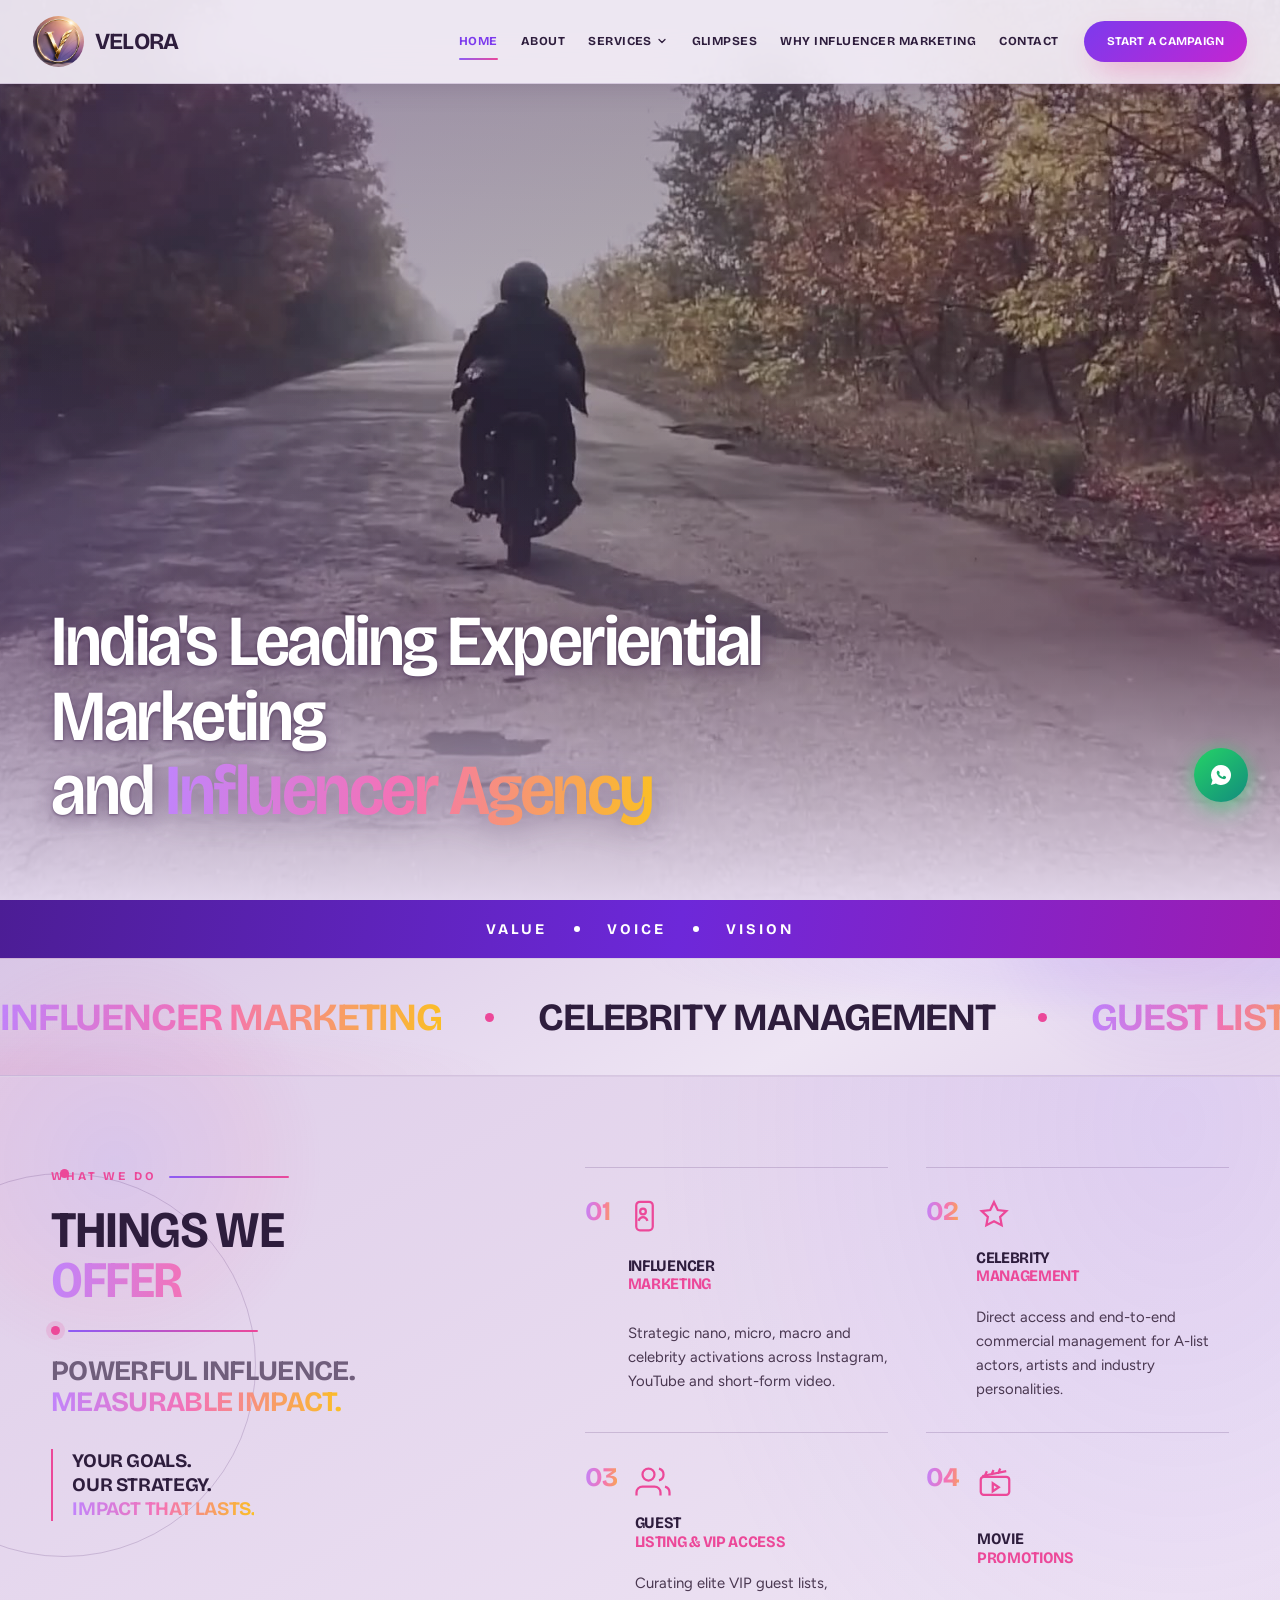
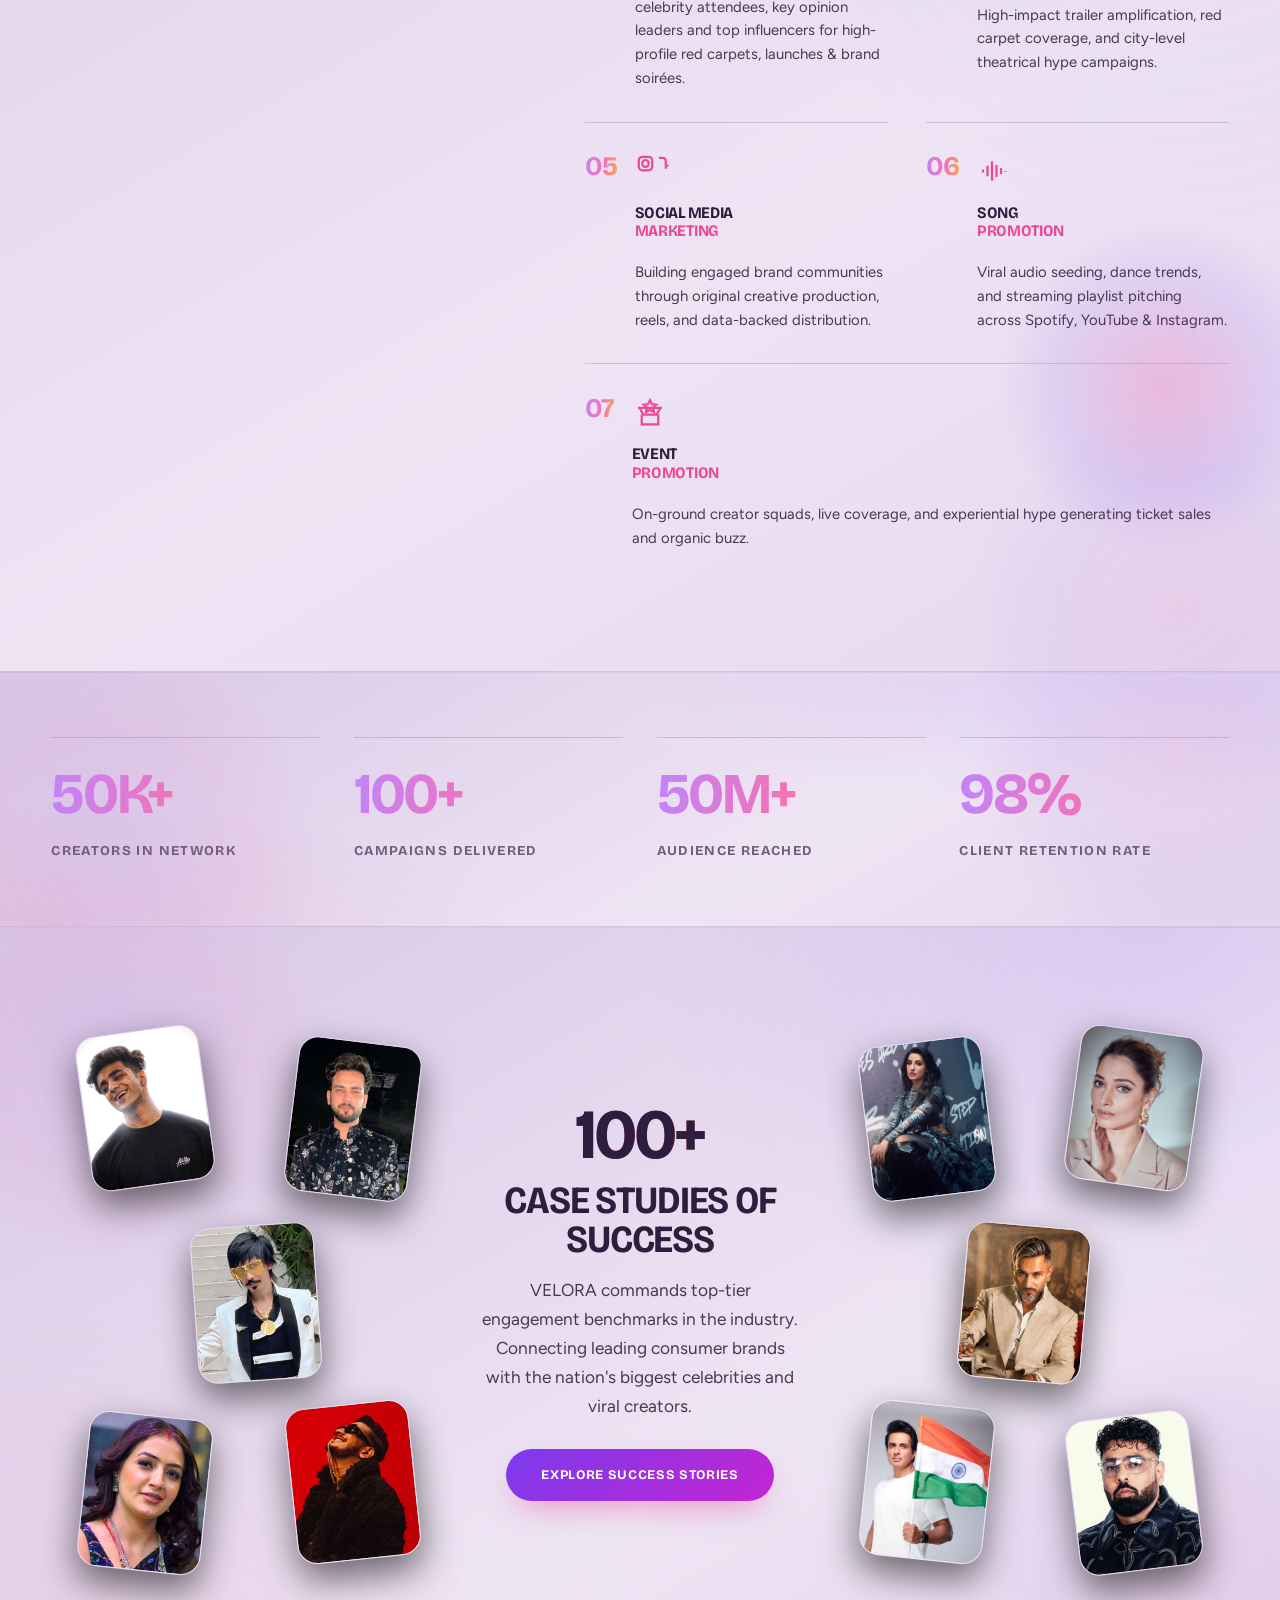
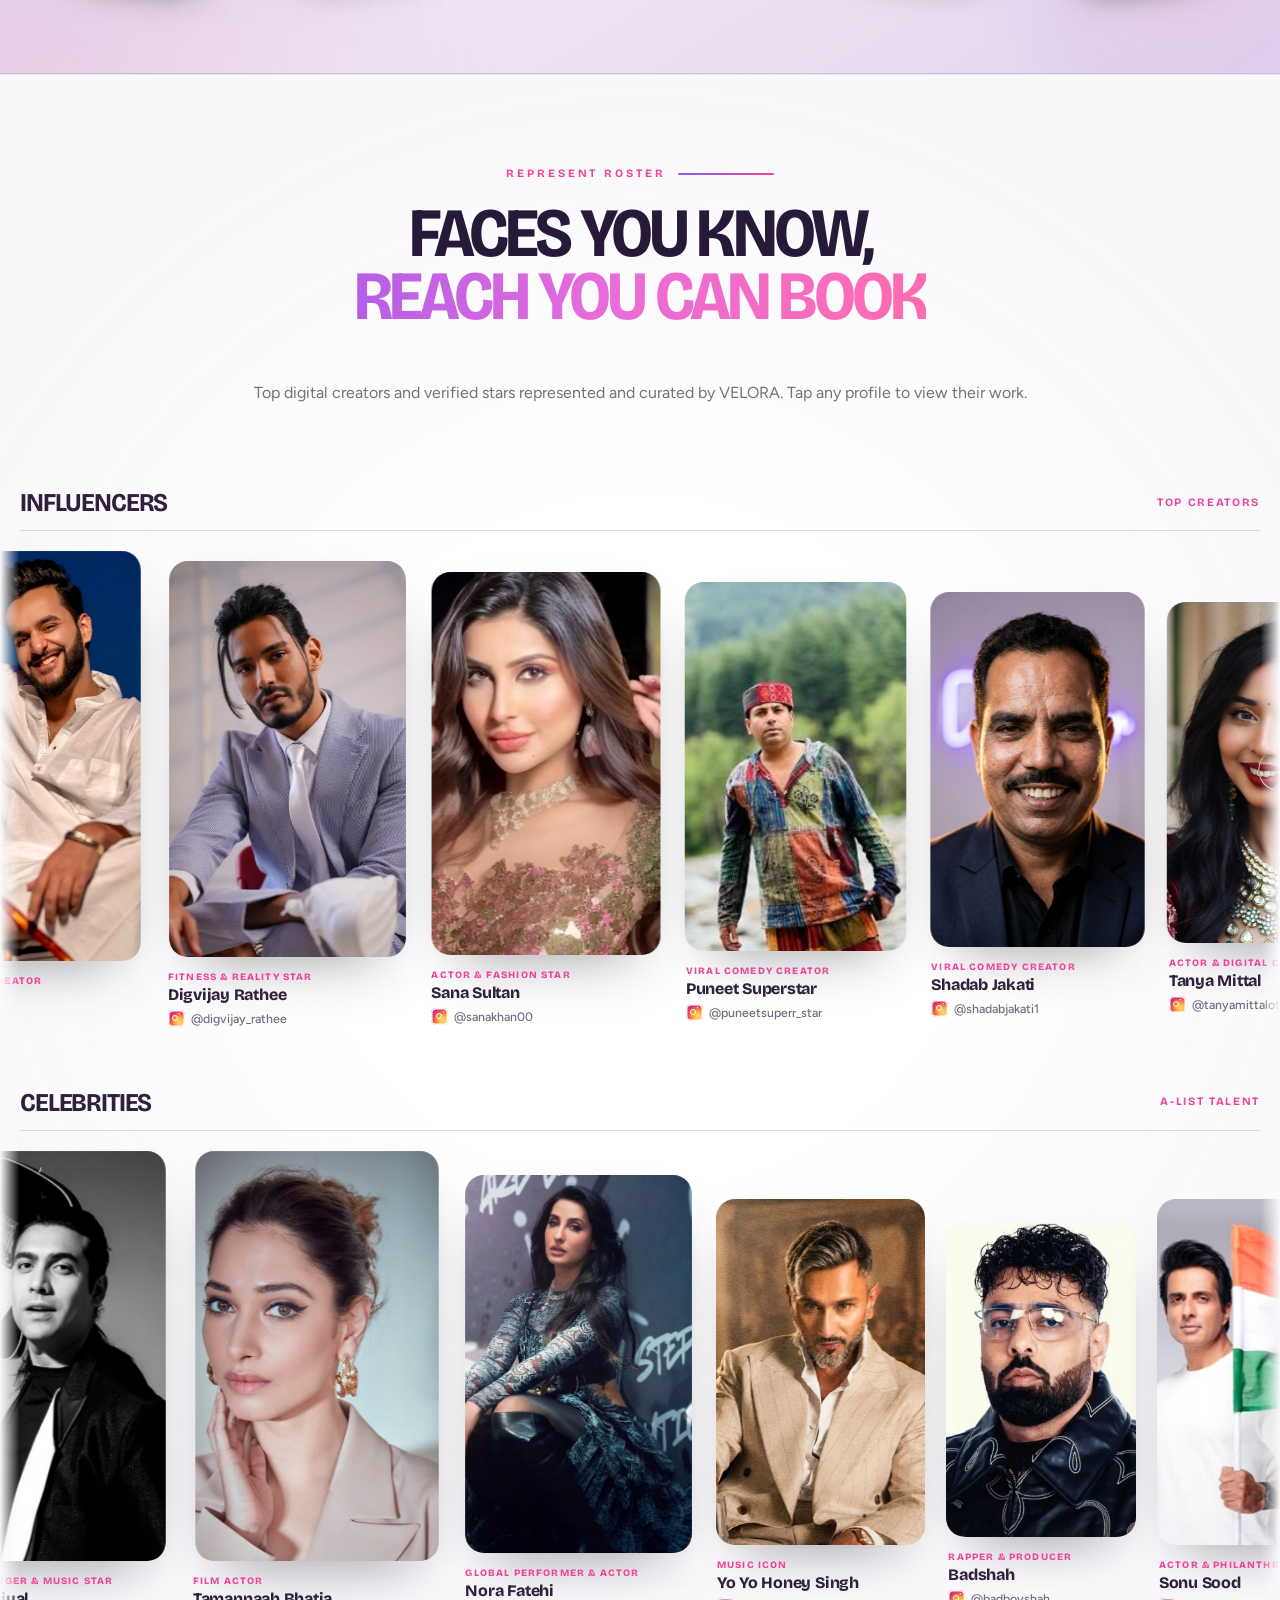
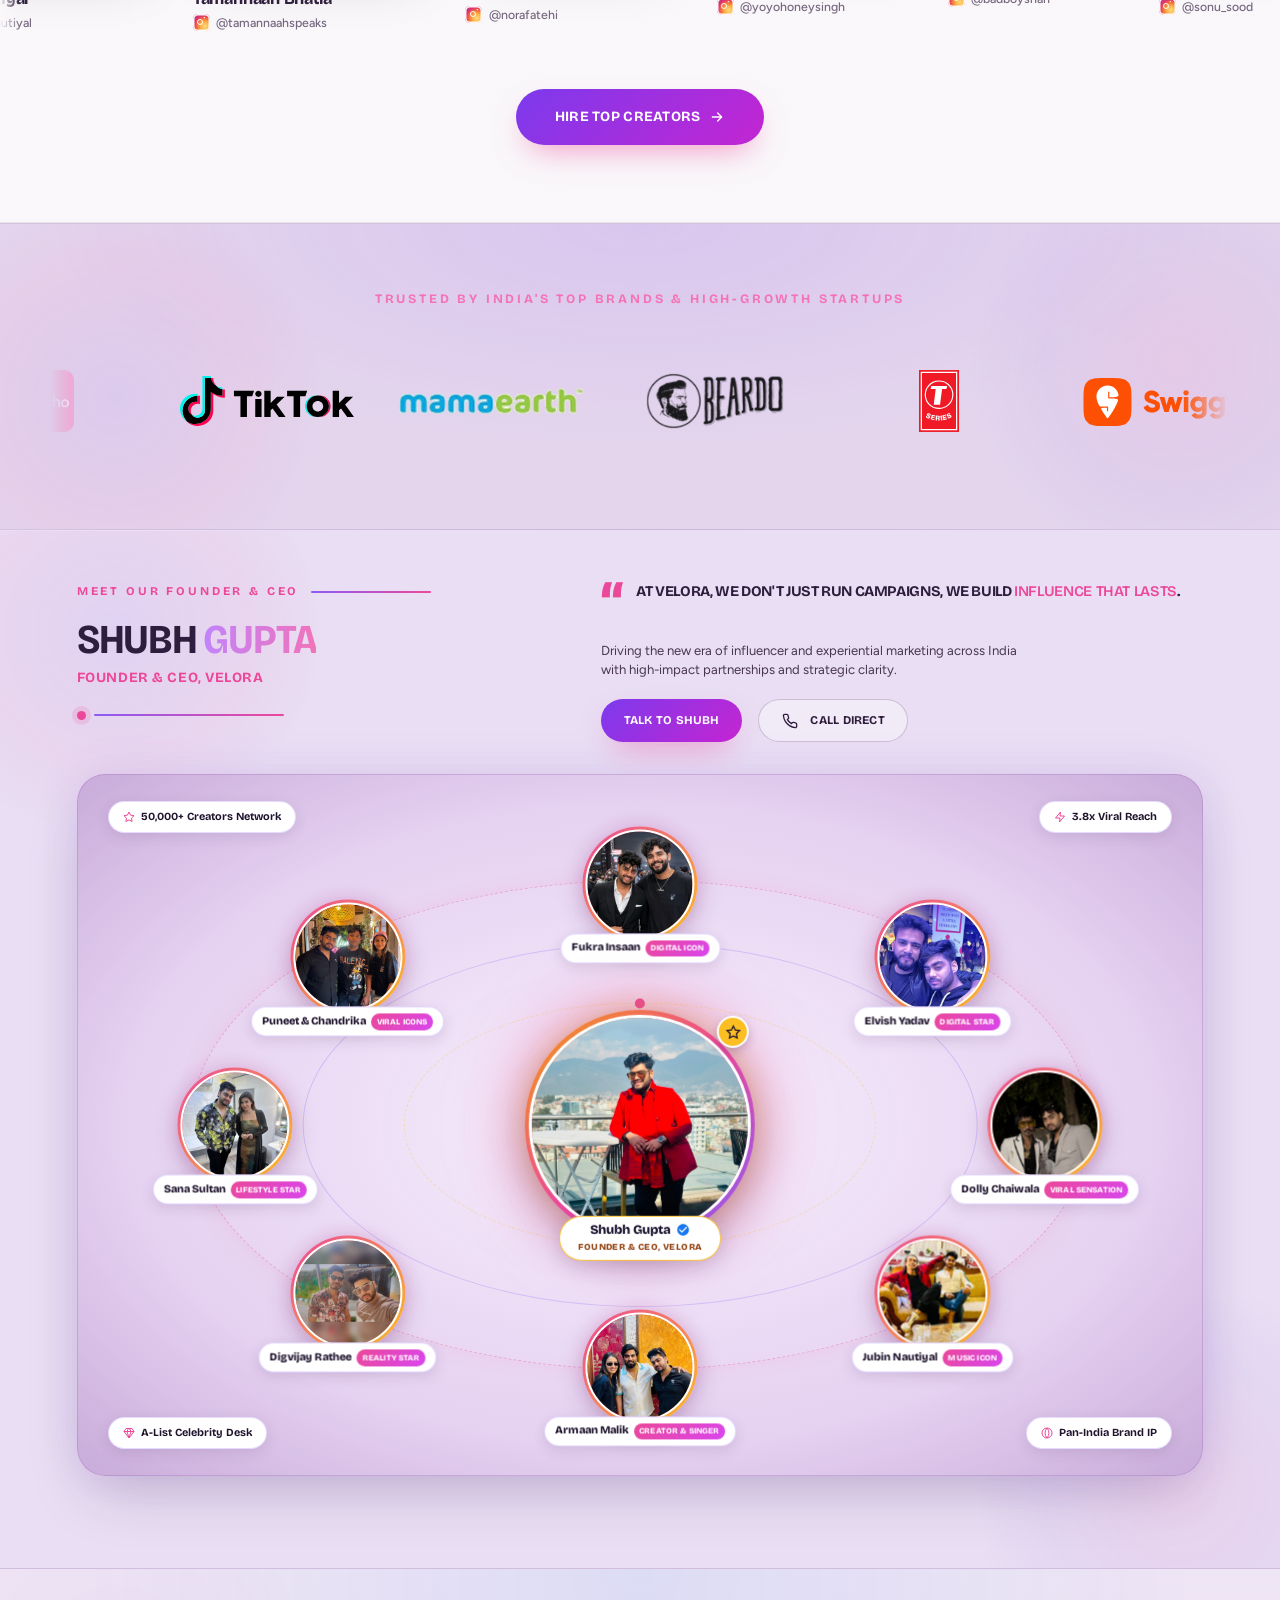
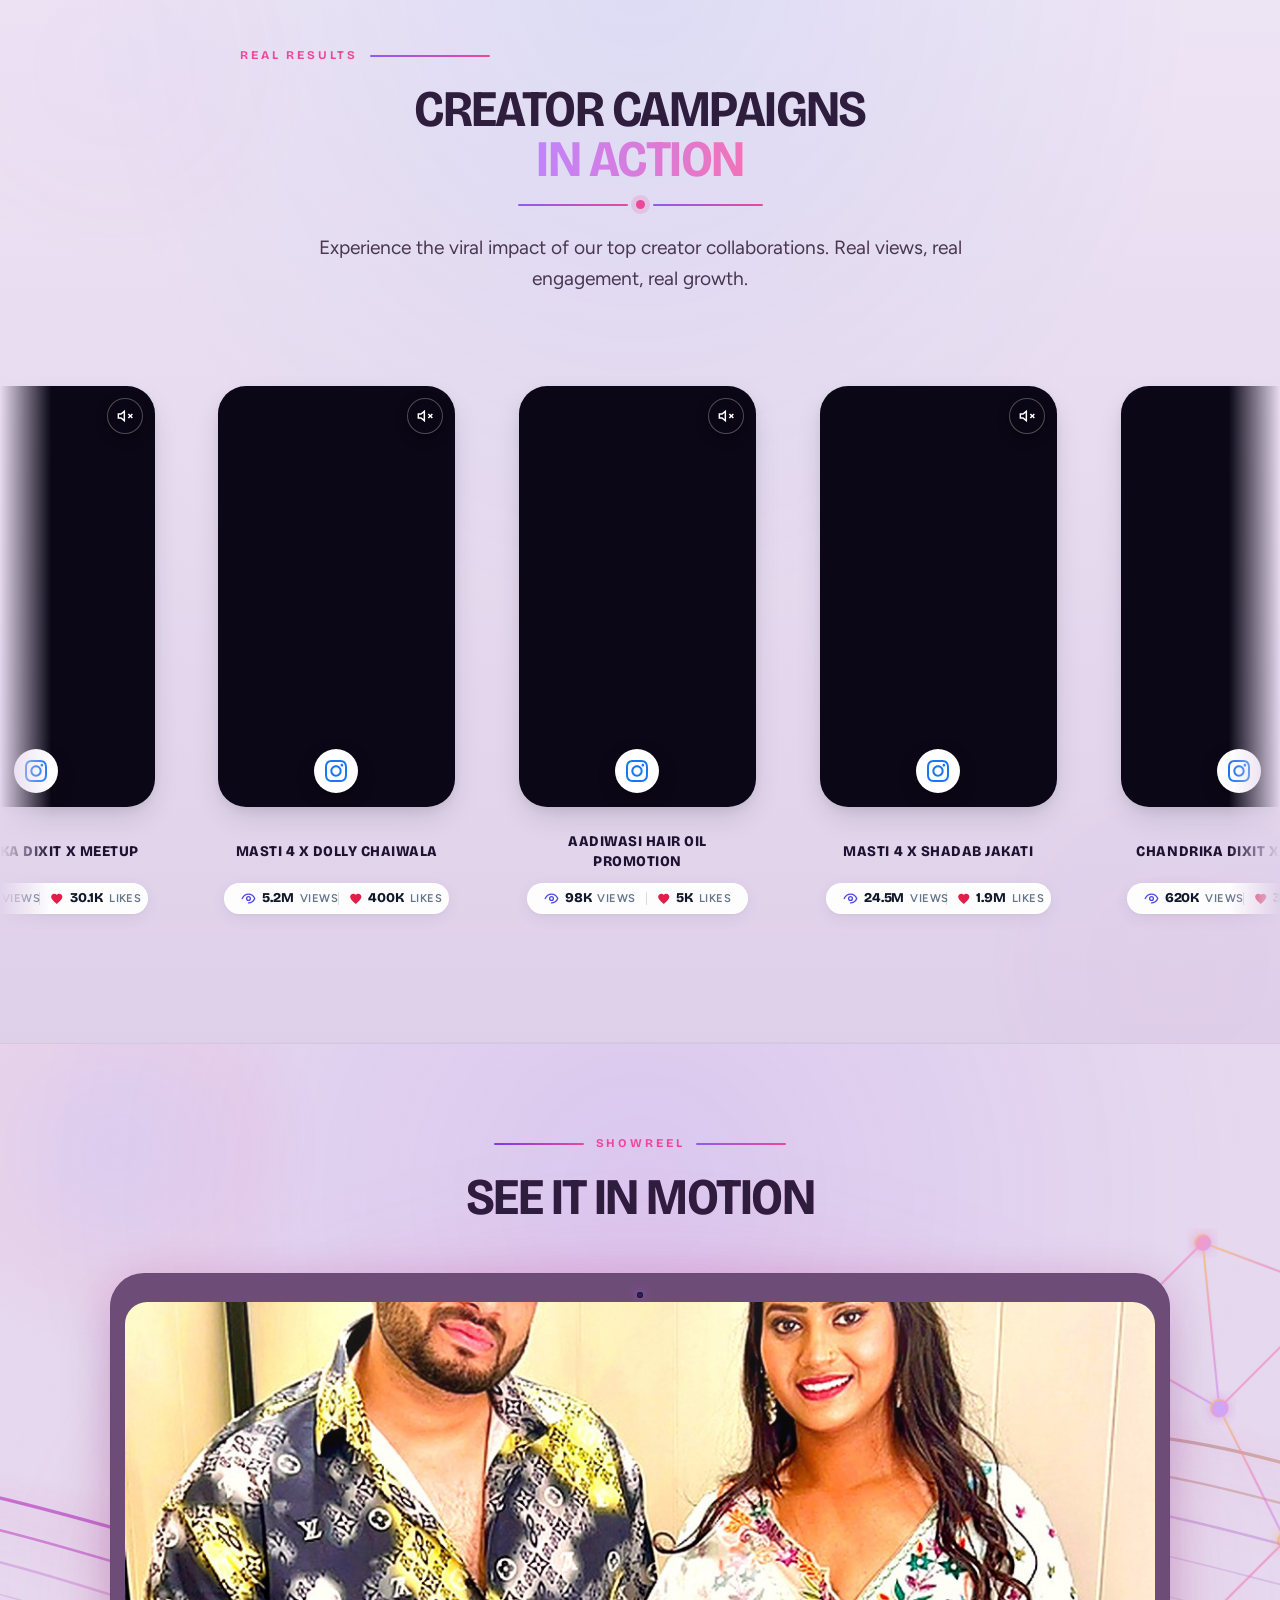
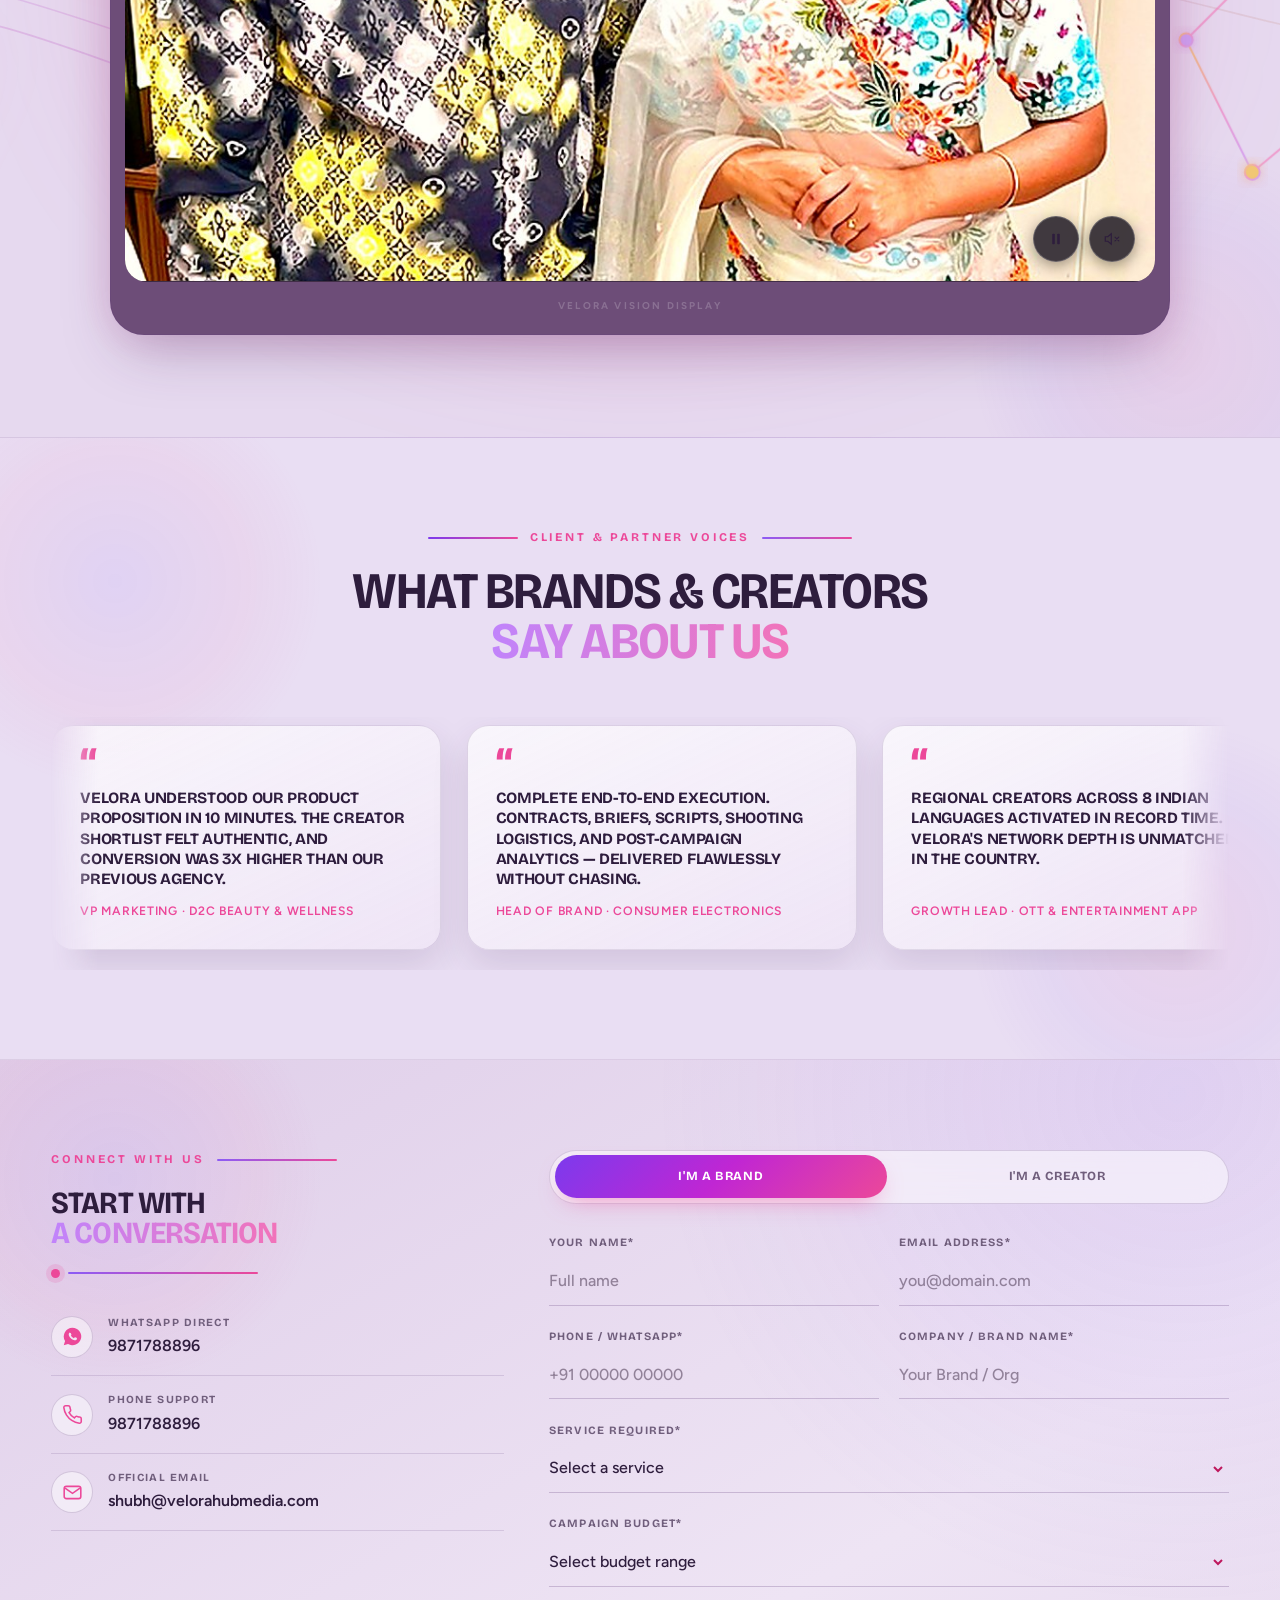
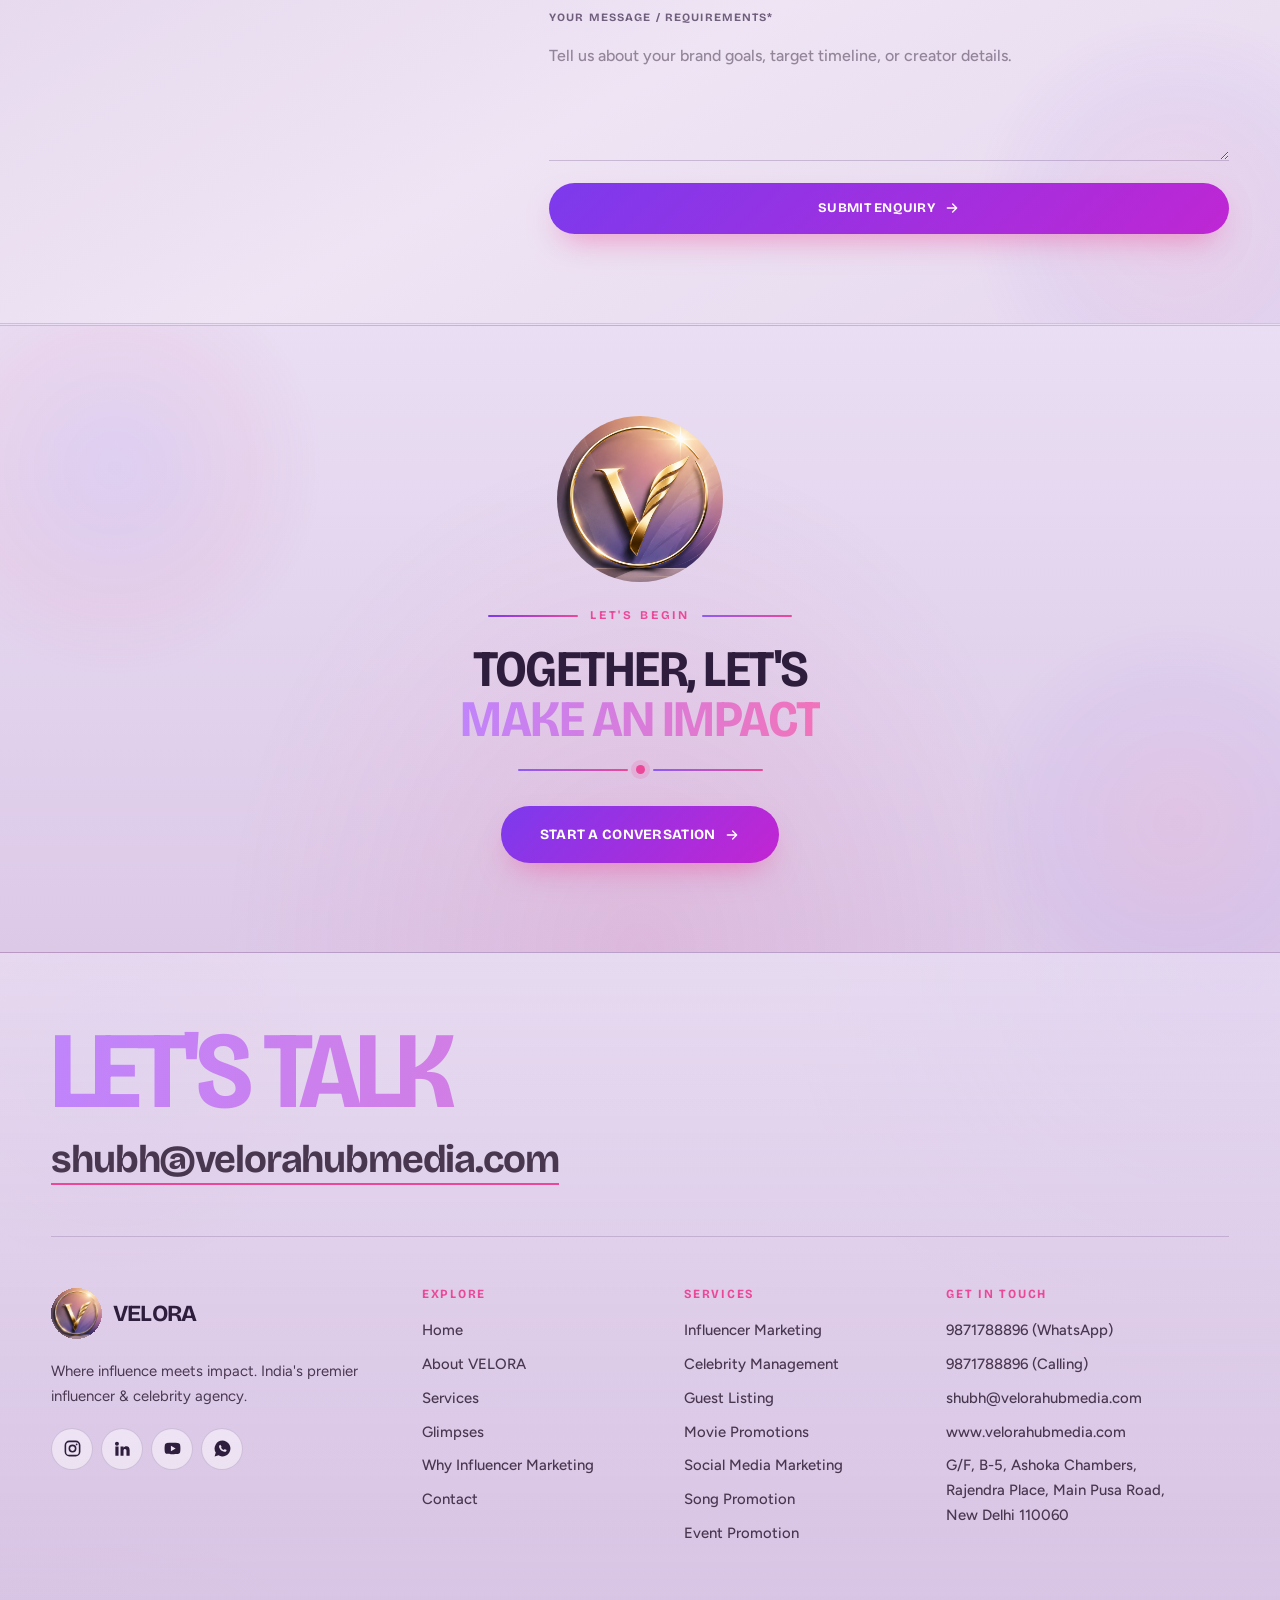
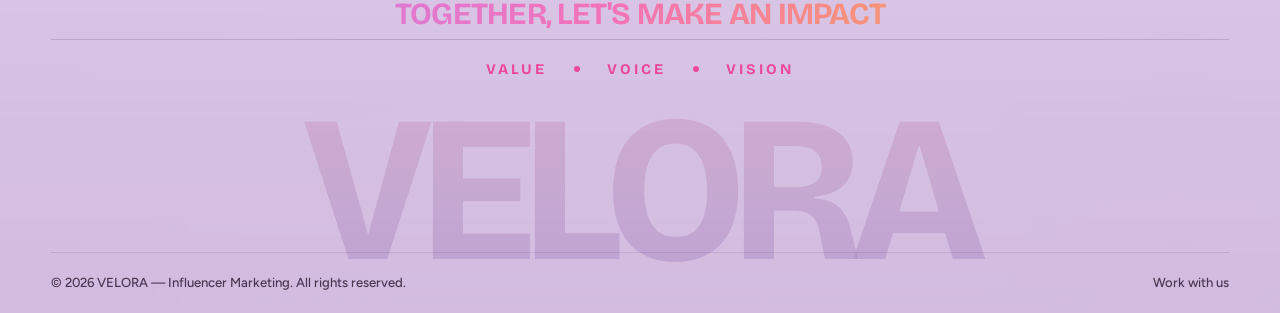
<file: index.html>
<!DOCTYPE html>
<html lang="en">

<head>
    <meta charset="UTF-8">
    <meta name="viewport" content="width=device-width, initial-scale=1">
    <title>VELORA — Influencer Marketing Agency | Where Influence Meets Impact</title>
    <meta name="description"
        content="VELORA is an elite influencer marketing agency connecting visionary brands with 50,000+ top creators. Influencer marketing, celebrity management, guest listing, movie promotions, social media and high-impact campaigns.">
    <meta name="theme-color" content="#8b5cf6">
    <meta property="og:title" content="VELORA — Where Influence Meets Impact">
    <meta property="og:description"
        content="Connecting visionary brands with 50,000+ top creators to produce authentic, high-impact campaigns that drive measurable growth.">
    <meta property="og:image" content="assets/gallery/glimpse-1.jpg">
    <meta property="og:type" content="website">
    <link rel="icon" type="image/png" href="assets/favicon-96x96.png" sizes="96x96">
    <link rel="icon" type="image/png" href="assets/favicon-32x32.png" sizes="32x32">
    <link rel="shortcut icon" href="assets/favicon.ico">
    <link rel="apple-touch-icon" sizes="180x180" href="assets/apple-touch-icon.png">
    <link rel="manifest" href="site.webmanifest">
    <link rel="preconnect" href="https://fonts.googleapis.com">
    <link rel="preconnect" href="https://fonts.gstatic.com" crossorigin>
    <link
        href="https://fonts.googleapis.com/css2?family=Bricolage+Grotesque:opsz,wdth,wght@12..96,75..100,200..800&family=Figtree:ital,wght@0,300..900;1,300..900&display=swap"
        rel="stylesheet">
    <link rel="stylesheet" href="style.css?v=20260904-scroll">
    <link rel="stylesheet" href="theme.css?v=20260904-scroll">
    <!-- Enables the section load-in in style.css section 40. Inline and in
         <head> on purpose: it must land before first paint so sections are
         never shown and then snapped to hidden, and if scripting is off the
         class never arrives and everything simply stays visible. -->
    <script>document.documentElement.classList.add('has-sectfx');</script>
</head>

<body>

    <!-- Preloader -->
    <div class="preloader" role="status" aria-live="polite">
        <div class="preloader-inner">
            <div class="brand" style="margin-bottom: 1.2rem; justify-content: center; pointer-events: none;">
                <span class="brand-badge" style="width: 58px; height: 58px;"><img src="assets/velora-emblem.png"
                        alt="VELORA"></span>
                <span class="brand-word" style="font-size: 2rem;">VELORA</span>
            </div>
            <div class="preloader-bar"><span></span></div>
            <p>Value &nbsp;·&nbsp; Voice &nbsp;·&nbsp; Vision</p>
        </div>
    </div>

    <div class="scroll-progress" aria-hidden="true"></div>

    <!-- ============ NAV ============ -->
    <header class="nav">
        <div class="nav-inner">
            <a class="brand" href="index.html" aria-label="VELORA home">
                <span class="brand-badge"><img src="assets/velora-emblem.png" alt=""></span>
                <span class="brand-word">VELORA</span>
            </a>

            <nav aria-label="Primary">
                <ul class="nav-menu">
                    <li><a class="nav-link" href="index.html" aria-current="page">Home</a></li>
                    <li><a class="nav-link" href="about.html">About</a></li>
                    <li>
                        <a class="nav-link" href="services.html">Services <svg class="nav-caret" viewBox="0 0 24 24"
                                fill="none" stroke="currentColor" stroke-width="2.5" stroke-linecap="round"
                                stroke-linejoin="round">
                                <path d="M6 9l6 6 6-6" />
                            </svg></a>
                        <div class="nav-sub">
                            <a href="services.html#influencer">Influencer Marketing</a>
                            <a href="services.html#celebrity">Celebrity Management</a>
                            <a href="services.html#guest-listing">Guest Listing</a>
                            <a href="services.html#movie">Movie Promotions</a>
                            <a href="services.html#social">Social Media Marketing</a>
                            <a href="services.html#song">Song Promotion</a>
                            <a href="services.html#event">Event Promotion</a>
                        </div>
                    </li>
                    <li><a class="nav-link" href="glimpses.html">Glimpses</a></li>
                    <li><a class="nav-link" href="why-influencer-marketing.html">Why Influencer Marketing</a></li>
                    <li><a class="nav-link" href="contact.html">Contact</a></li>
                </ul>
            </nav>

            <div class="nav-cta">
                <a class="btn btn-gold btn-sm magnetic" href="#enquiry">Start a Campaign</a>
                <button class="burger" aria-label="Menu" aria-expanded="false" aria-controls="drawer">
                    <span></span><span></span><span></span>
                </button>
            </div>
        </div>
    </header>

    <!-- Mobile / tablet drawer -->
    <div class="nav-drawer" id="drawer">
        <nav class="drawer-menu" aria-label="Mobile">
            <a href="index.html" style="--i:0"><small>01</small> Home</a>
            <a href="about.html" style="--i:1"><small>02</small> About</a>
            <a href="services.html" style="--i:2"><small>03</small> Services</a>
            <a href="glimpses.html" style="--i:3"><small>04</small> Glimpses</a>
            <a href="why-influencer-marketing.html" style="--i:4"><small>05</small> Why Influencer Marketing</a>
            <a href="contact.html" style="--i:5"><small>06</small> Contact</a>
        </nav>
        <div class="drawer-foot">
            <a href="tel:+919871788896">+91 98717 88896</a>
            <a href="mailto:shubh@velorahubmedia.com">shubh@velorahubmedia.com</a>
            <a href="https://www.velorahubmedia.com" target="_blank" rel="noopener">www.velorahubmedia.com</a>
        </div>
    </div>

    <main>

        <!-- ============ HERO ============ -->
        <section class="hero" id="top">
            <div class="hero-video" aria-hidden="true">
                <video src="assets/hero-loop.mp4" poster="assets/hero-poster-promo.jpg" autoplay muted loop playsinline
                    preload="auto" data-bg-video tabindex="-1"></video>
            </div>



            <div class="hero-inner">
                <h1 class="hero-main-title" data-reveal>
                    India's Leading Experiential Marketing<br>
                    and <span class="hero-accent">Influencer Agency</span>
                </h1>
            </div>

        </section>

        <!-- VALUE · VOICE · VISION STRIP -->
        <div class="vvv">Value <i></i> Voice <i></i> Vision</div>

        <!-- ============ MARQUEE STRIP ============ -->
        <div class="ink-band">
            <div class="marquee" aria-hidden="true">
                <div class="marquee-track">
                    <span>Influencer Marketing</span><i></i>
                    <span>Celebrity Management</span><i></i>
                    <span>Guest Listing</span><i></i>
                    <span>Movie Promotions</span><i></i>
                    <span>Social Media Marketing</span><i></i>
                    <span>Song Promotion</span><i></i>
                    <span>Event Promotion</span><i></i>
                </div>
            </div>
        </div>

        <!-- ============ WHAT WE DO (7TH POINT: GUEST LISTING) ============ -->
        <section class="section tint" id="what-we-do">
            <div class="ui-circle-bg" aria-hidden="true">
                <div class="circle-ring ring-3"></div>
                <div class="pulse-node n2"></div>
            </div>

            <div class="shell slide-split">
                <div class="slide-copy">
                    <p class="eyebrow" data-reveal>What We Do</p>
                    <h2 class="display-2" data-reveal style="--d:60ms">
                        Things We<br><span class="gold-solid">Offer</span>
                    </h2>
                    <div class="rule left" data-reveal><span class="spark"></span></div>
                    <p class="tag-line" data-reveal style="--d:120ms">
                        Powerful influence.<br><em>Measurable impact.</em>
                    </p>

                    <div class="goal-pill" data-reveal="left" style="--d:220ms">
                        <ul>
                            <li>Your goals.</li>
                            <li>Our strategy.</li>
                            <li>Impact that lasts.</li>
                        </ul>
                    </div>
                </div>

                <div class="offer two">
                    <article class="offer-item" data-reveal>
                        <span class="offer-num">01</span>
                        <div class="offer-icon">
                            <svg viewBox="0 0 24 24" fill="none" stroke="currentColor" stroke-width="1.5">
                                <rect x="5.5" y="2.5" width="11" height="19" rx="2.5" />
                                <circle cx="10" cy="9" r="1.9" />
                                <path d="M7 15.2c.6-1.7 1.7-2.5 3-2.5s2.4.8 3 2.5" />
                            </svg>
                        </div>
                        <h3 class="offer-name">Influencer<b>Marketing</b></h3>
                        <p class="offer-desc">Strategic nano, micro, macro and celebrity activations across Instagram,
                            YouTube and short-form video.</p>
                    </article>

                    <article class="offer-item" data-reveal>
                        <span class="offer-num">02</span>
                        <div class="offer-icon">
                            <svg viewBox="0 0 24 24" fill="none" stroke="currentColor" stroke-width="1.5">
                                <path
                                    d="M12 2.8l2.5 5.2 5.7.7-4.1 3.9 1 5.6-5.1-2.7-5.1 2.7 1-5.6L3.8 8.7l5.7-.7L12 2.8z" />
                            </svg>
                        </div>
                        <h3 class="offer-name">Celebrity<b>Management</b></h3>
                        <p class="offer-desc">Direct access and end-to-end commercial management for A-list actors,
                            artists and industry personalities.</p>
                    </article>

                    <article class="offer-item" data-reveal>
                        <span class="offer-num">03</span>
                        <div class="offer-icon">
                            <svg viewBox="0 0 24 24" fill="none" stroke="currentColor" stroke-width="1.5">
                                <path d="M17 21v-2a4 4 0 0 0-4-4H5a4 4 0 0 0-4 4v2" />
                                <circle cx="9" cy="7" r="4" />
                                <path d="M23 21v-2a4 4 0 0 0-3-3.87" />
                                <path d="M16 3.13a4 4 0 0 1 0 7.75" />
                            </svg>
                        </div>
                        <h3 class="offer-name">Guest<b>Listing &amp; VIP Access</b></h3>
                        <p class="offer-desc">Curating elite VIP guest lists, celebrity attendees, key opinion leaders
                            and top influencers for high-profile red carpets, launches &amp; brand soirées.</p>
                    </article>

                    <article class="offer-item" data-reveal>
                        <span class="offer-num">04</span>
                        <div class="offer-icon">
                            <svg viewBox="0 0 24 24" fill="none" stroke="currentColor" stroke-width="1.5">
                                <rect x="2.5" y="8.5" width="19" height="12" rx="2" />
                                <path d="m3.5 8 16-3.2M5 8.3 6.6 4.8M9.5 7.4 11 4M14 6.5 15.5 3" />
                                <path d="m10.5 12.8 4 2.7-4 2.7v-5.4z" />
                            </svg>
                        </div>
                        <h3 class="offer-name">Movie<b>Promotions</b></h3>
                        <p class="offer-desc">High-impact trailer amplification, red carpet coverage, and city-level
                            theatrical hype campaigns.</p>
                    </article>

                    <article class="offer-item" data-reveal>
                        <span class="offer-num">05</span>
                        <div class="offer-icon">
                            <svg viewBox="0 0 24 24" fill="none" stroke="currentColor" stroke-width="1.5">
                                <rect x="2.5" y="2.5" width="9" height="9" rx="2.5" />
                                <circle cx="7" cy="7" r="2.2" />
                                <path d="M16 3.2h2.5a2 2 0 0 1 2 2V8l1 .5-1 .8v1.2" />
                            </svg>
                        </div>
                        <h3 class="offer-name">Social Media<b>Marketing</b></h3>
                        <p class="offer-desc">Building engaged brand communities through original creative production,
                            reels, and data-backed distribution.</p>
                    </article>

                    <article class="offer-item" data-reveal>
                        <span class="offer-num">06</span>
                        <div class="offer-icon">
                            <svg viewBox="0 0 24 24" fill="none" stroke="currentColor" stroke-width="1.5">
                                <path d="M4 11v2M7 8.5v7M10 5.5v13M13 8v8M16 10v4M19 12v.5" />
                            </svg>
                        </div>
                        <h3 class="offer-name">Song<b>Promotion</b></h3>
                        <p class="offer-desc">Viral audio seeding, dance trends, and streaming playlist pitching across
                            Spotify, YouTube &amp; Instagram.</p>
                    </article>

                    <article class="offer-item" data-reveal style="grid-column: 1 / -1;">
                        <span class="offer-num">07</span>
                        <div class="offer-icon">
                            <svg viewBox="0 0 24 24" fill="none" stroke="currentColor" stroke-width="1.5">
                                <path d="M5 8.5 7.5 13h9L19 8.5M4 8.5h16" />
                                <path d="M6.5 13v6.5h11V13" />
                                <path
                                    d="m12 3.5 1.3 2.6 2.9.4-2.1 2 .5 2.9-2.6-1.4-2.6 1.4.5-2.9-2.1-2 2.9-.4L12 3.5z" />
                            </svg>
                        </div>
                        <h3 class="offer-name">Event<b>Promotion</b></h3>
                        <p class="offer-desc">On-ground creator squads, live coverage, and experiential hype generating
                            ticket sales and organic buzz.</p>
                    </article>
                </div>
            </div>
        </section>

        <!-- ============ STATS (50K NETWORK, 100+ CAMPAIGNS) ============ -->
        <section class="section ink-band" style="padding-block:clamp(3rem,5vw,4.5rem)">
            <div class="shell">
                <div class="stats" data-reveal>
                    <div class="stat">
                        <b><span data-count="50" data-suffix="K+">0</span></b>
                        <span>Creators in Network</span>
                    </div>
                    <div class="stat">
                        <b><span data-count="100" data-suffix="+">0</span></b>
                        <span>Campaigns Delivered</span>
                    </div>
                    <div class="stat">
                        <b><span data-count="50" data-suffix="M+">0</span></b>
                        <span>Audience Reached</span>
                    </div>
                    <div class="stat">
                        <b><span data-count="98" data-suffix="%">0</span></b>
                        <span>Client Retention Rate</span>
                    </div>
                </div>
            </div>
        </section>


        <!-- ============ STORIES & CASE STUDIES (CELEB PROOF) ============ -->
        <section class="stories-showcase" id="stories">
            <div class="stories-container">
                <!-- Left Floating Photo Cloud (Influencers) -->
                <div class="stories-cloud stories-cloud-left" aria-hidden="true">
                    <a class="story-card card-l1" href="https://www.instagram.com/aarushbhola17/" target="_blank"
                        rel="noopener" aria-label="Aarush Bhola">
                        <img src="assets/talent/aarush-bhola.jpg" alt="Aarush Bhola" loading="lazy">
                    </a>
                    <a class="story-card card-l2" href="https://www.instagram.com/elvish_yadav/" target="_blank"
                        rel="noopener" aria-label="Elvish Yadav">
                        <img src="assets/talent/elvish-yadav.jpg" alt="Elvish Yadav" loading="lazy">
                    </a>
                    <a class="story-card card-l3" href="https://www.instagram.com/dolly_ki_tapri_nagpur/"
                        target="_blank" rel="noopener" aria-label="Dolly Chaiwala">
                        <img src="assets/dolly.webp" alt="Dolly Chaiwala" loading="lazy">
                    </a>
                    <a class="story-card card-l4" href="https://www.instagram.com/chandrika.dixit/" target="_blank"
                        rel="noopener" aria-label="Chandrika Dixit">
                        <img src="assets/talent/chandrika-dixit.jpg" alt="Chandrika Dixit" loading="lazy">
                    </a>
                    <a class="story-card card-l5" href="https://www.instagram.com/munawar.faruqui/" target="_blank"
                        rel="noopener" aria-label="Munawar Faruqui">
                        <img src="assets/talent/munawar-faruqui.jpg" alt="Munawar Faruqui" loading="lazy">
                    </a>
                </div>

                <!-- Center Content -->
                <div class="stories-center-content">
                    <span class="stories-number" data-reveal>100+</span>
                    <h2 class="stories-heading" data-reveal style="--d:60ms">Case Studies of Success</h2>
                    <p class="stories-description" data-reveal style="--d:120ms">
                        VELORA commands top-tier engagement benchmarks in the industry. Connecting leading consumer
                        brands with the nation's biggest celebrities and viral creators.
                    </p>
                    <div class="stories-cta-wrap" data-reveal style="--d:180ms">
                        <a class="btn-stories-pill magnetic" href="why-velora.html">
                            Explore Success Stories
                        </a>
                    </div>
                </div>

                <!-- Right Floating Photo Cloud (Celebrities) -->
                <div class="stories-cloud stories-cloud-right" aria-hidden="true">
                    <a class="story-card card-r1" href="https://www.instagram.com/norafatehi/" target="_blank"
                        rel="noopener" aria-label="Nora Fatehi">
                        <img src="assets/talent/nora-fatehi.jpg" alt="Nora Fatehi" loading="lazy">
                    </a>
                    <a class="story-card card-r2" href="https://www.instagram.com/tamannaahspeaks/" target="_blank"
                        rel="noopener" aria-label="Tamannaah Bhatia">
                        <img src="assets/talent/tamannaah-bhatia.jpg" alt="Tamannaah Bhatia" loading="lazy">
                    </a>
                    <a class="story-card card-r3" href="https://www.instagram.com/yoyohoneysingh/" target="_blank"
                        rel="noopener" aria-label="Yo Yo Honey Singh">
                        <img src="assets/talent/yo-yo-honey-singh.jpg" alt="Yo Yo Honey Singh" loading="lazy">
                    </a>
                    <a class="story-card card-r4" href="https://www.instagram.com/sonu_sood/" target="_blank"
                        rel="noopener" aria-label="Sonu Sood">
                        <img src="assets/talent/sonu-sood.jpg" alt="Sonu Sood" loading="lazy">
                    </a>
                    <a class="story-card card-r5" href="https://www.instagram.com/badboyshah/" target="_blank"
                        rel="noopener" aria-label="Badshah">
                        <img src="assets/talent/badshah.jpg" alt="Badshah" loading="lazy">
                    </a>
                </div>
            </div>
        </section>


        <!-- ============ FAMOUS FACES / REPRESENT ROSTER (MOVING ANIMATION) ============ -->
        <section class="section roster-section roster-panorama" id="faces">
            <span class="watermark" aria-hidden="true">V</span>
            <div class="shell">
                <div class="section-head">
                    <p class="eyebrow" data-reveal>Represent Roster</p>
                    <h2 class="display-2" data-reveal style="--d:60ms">
                        Faces You Know,<br><span class="gold-solid">Reach You Can Book</span>
                    </h2>
                    <div class="rule left" data-reveal><span class="spark"></span></div>
                    <p class="lead" data-reveal style="--d:120ms">
                        Top digital creators and verified stars represented and curated by VELORA. Tap any profile to
                        view their work.
                    </p>
                </div>

                <div class="rail-head">
                    <h3 class="rail-title">Influencers</h3>
                    <span class="rail-count">Top Creators</span>
                </div>
                <div class="talent-marquee" data-marquee="left" aria-label="Influencers we work with">
                    <div class="talent-track">
                        <!-- Set 1 -->
                        <a class="talent" href="https://www.instagram.com/elvish_yadav/" target="_blank" rel="noopener">
                            <span class="talent-photo"><img src="assets/talent/elvish-yadav.jpg" alt="Elvish Yadav"
                                    loading="lazy"></span>
                            <span class="talent-body">
                                <span class="talent-role">YouTuber &amp; Reality Star</span>
                                <span class="talent-name">Elvish Yadav</span>
                                <span class="talent-meta">@elvish_yadav</span>
                            </span>
                        </a>
                        <a class="talent" href="https://www.instagram.com/dolly_ki_tapri_nagpur/" target="_blank"
                            rel="noopener">
                            <span class="talent-photo"><img src="assets/dolly.webp" alt="Dolly Chaiwala"
                                    loading="lazy"></span>
                            <span class="talent-body">
                                <span class="talent-role">Viral Lifestyle Creator</span>
                                <span class="talent-name">Dolly Chaiwala</span>
                                <span class="talent-meta">@dolly_ki_tapri_nagpur</span>
                            </span>
                        </a>
                        <a class="talent" href="https://www.instagram.com/armaan__malik9/" target="_blank"
                            rel="noopener">
                            <span class="talent-photo"><img src="assets/talent/armaan-malik.jpg" alt="Armaan Malik"
                                    loading="lazy"></span>
                            <span class="talent-body">
                                <span class="talent-role">Top YouTuber &amp; Creator</span>
                                <span class="talent-name">Armaan Malik</span>
                                <span class="talent-meta">@armaan__malik9</span>
                            </span>
                        </a>
                        <a class="talent" href="https://www.instagram.com/aarushbhola17/" target="_blank"
                            rel="noopener">
                            <span class="talent-photo"><img src="assets/talent/aarush-bhola.jpg" alt="Aarush Bhola"
                                    loading="lazy"></span>
                            <span class="talent-body">
                                <span class="talent-role">Fitness &amp; Lifestyle</span>
                                <span class="talent-name">Aarush Bhola</span>
                                <span class="talent-meta">@aarushbhola17</span>
                            </span>
                        </a>
                        <a class="talent" href="https://www.instagram.com/chandrika.dixit/" target="_blank"
                            rel="noopener">
                            <span class="talent-photo"><img src="assets/talent/chandrika-dixit.jpg"
                                    alt="Chandrika Dixit" loading="lazy"></span>
                            <span class="talent-body">
                                <span class="talent-role">Viral Food Creator</span>
                                <span class="talent-name">Chandrika Dixit</span>
                                <span class="talent-meta">@chandrika.dixit</span>
                            </span>
                        </a>
                        <a class="talent" href="https://www.instagram.com/munawar.faruqui/" target="_blank"
                            rel="noopener">
                            <span class="talent-photo"><img src="assets/talent/munawar-faruqui.jpg"
                                    alt="Munawar Faruqui" loading="lazy"></span>
                            <span class="talent-body">
                                <span class="talent-role">Comedian &amp; Artist</span>
                                <span class="talent-name">Munawar Faruqui</span>
                                <span class="talent-meta">@munawar.faruqui</span>
                            </span>
                        </a>
                        <a class="talent" href="https://www.instagram.com/anjimaxuofficially/" target="_blank"
                            rel="noopener">
                            <span class="talent-photo"><img src="assets/talent/anjali-arora.jpg" alt="Anjali Arora"
                                    loading="lazy"></span>
                            <span class="talent-body">
                                <span class="talent-role">Top Digital Creator</span>
                                <span class="talent-name">Anjali Arora</span>
                                <span class="talent-meta">@anjimaxuofficially</span>
                            </span>
                        </a>
                        <a class="talent" href="https://www.instagram.com/iamelnaaz/" target="_blank" rel="noopener">
                            <span class="talent-photo"><img src="assets/talent/elnaaz-norouzi.jpg" alt="Elnaaz Norouzi"
                                    loading="lazy"></span>
                            <span class="talent-body">
                                <span class="talent-role">Global Icon &amp; Model</span>
                                <span class="talent-name">Elnaaz Norouzi</span>
                                <span class="talent-meta">@iamelnaaz</span>
                            </span>
                        </a>

                        <!-- Set 2 (Duplicate for Seamless Infinite Loop) -->
                        <a class="talent" href="https://www.instagram.com/elvish_yadav/" target="_blank" rel="noopener"
                            aria-hidden="true" tabindex="-1">
                            <span class="talent-photo"><img src="assets/talent/elvish-yadav.jpg" alt="Elvish Yadav"
                                    loading="lazy"></span>
                            <span class="talent-body">
                                <span class="talent-role">YouTuber &amp; Reality Star</span>
                                <span class="talent-name">Elvish Yadav</span>
                                <span class="talent-meta">@elvish_yadav</span>
                            </span>
                        </a>
                        <a class="talent" href="https://www.instagram.com/dolly_ki_tapri_nagpur/" target="_blank"
                            rel="noopener" aria-hidden="true" tabindex="-1">
                            <span class="talent-photo"><img src="assets/dolly.webp" alt="Dolly Chaiwala"
                                    loading="lazy"></span>
                            <span class="talent-body">
                                <span class="talent-role">Viral Lifestyle Creator</span>
                                <span class="talent-name">Dolly Chaiwala</span>
                                <span class="talent-meta">@dolly_ki_tapri_nagpur</span>
                            </span>
                        </a>
                        <a class="talent" href="https://www.instagram.com/armaan__malik9/" target="_blank"
                            rel="noopener" aria-hidden="true" tabindex="-1">
                            <span class="talent-photo"><img src="assets/talent/armaan-malik.jpg" alt="Armaan Malik"
                                    loading="lazy"></span>
                            <span class="talent-body">
                                <span class="talent-role">Top YouTuber &amp; Creator</span>
                                <span class="talent-name">Armaan Malik</span>
                                <span class="talent-meta">@armaan__malik9</span>
                            </span>
                        </a>
                        <a class="talent" href="https://www.instagram.com/aarushbhola17/" target="_blank" rel="noopener"
                            aria-hidden="true" tabindex="-1">
                            <span class="talent-photo"><img src="assets/talent/aarush-bhola.jpg" alt="Aarush Bhola"
                                    loading="lazy"></span>
                            <span class="talent-body">
                                <span class="talent-role">Fitness &amp; Lifestyle</span>
                                <span class="talent-name">Aarush Bhola</span>
                                <span class="talent-meta">@aarushbhola17</span>
                            </span>
                        </a>
                        <a class="talent" href="https://www.instagram.com/chandrika.dixit/" target="_blank"
                            rel="noopener" aria-hidden="true" tabindex="-1">
                            <span class="talent-photo"><img src="assets/talent/chandrika-dixit.jpg"
                                    alt="Chandrika Dixit" loading="lazy"></span>
                            <span class="talent-body">
                                <span class="talent-role">Viral Food Creator</span>
                                <span class="talent-name">Chandrika Dixit</span>
                                <span class="talent-meta">@chandrika.dixit</span>
                            </span>
                        </a>
                        <a class="talent" href="https://www.instagram.com/munawar.faruqui/" target="_blank"
                            rel="noopener" aria-hidden="true" tabindex="-1">
                            <span class="talent-photo"><img src="assets/talent/munawar-faruqui.jpg"
                                    alt="Munawar Faruqui" loading="lazy"></span>
                            <span class="talent-body">
                                <span class="talent-role">Comedian &amp; Artist</span>
                                <span class="talent-name">Munawar Faruqui</span>
                                <span class="talent-meta">@munawar.faruqui</span>
                            </span>
                        </a>
                        <a class="talent" href="https://www.instagram.com/anjimaxuofficially/" target="_blank"
                            rel="noopener" aria-hidden="true" tabindex="-1">
                            <span class="talent-photo"><img src="assets/talent/anjali-arora.jpg" alt="Anjali Arora"
                                    loading="lazy"></span>
                            <span class="talent-body">
                                <span class="talent-role">Top Digital Creator</span>
                                <span class="talent-name">Anjali Arora</span>
                                <span class="talent-meta">@anjimaxuofficially</span>
                            </span>
                        </a>
                        <a class="talent" href="https://www.instagram.com/iamelnaaz/" target="_blank" rel="noopener"
                            aria-hidden="true" tabindex="-1">
                            <span class="talent-photo"><img src="assets/talent/elnaaz-norouzi.jpg" alt="Elnaaz Norouzi"
                                    loading="lazy"></span>
                            <span class="talent-body">
                                <span class="talent-role">Global Icon &amp; Model</span>
                                <span class="talent-name">Elnaaz Norouzi</span>
                                <span class="talent-meta">@iamelnaaz</span>
                            </span>
                        </a>
                    </div>
                </div>

                <div class="rail-head">
                    <h3 class="rail-title">Celebrities</h3>
                    <span class="rail-count">A-List Talent</span>
                </div>
                <div class="talent-marquee" data-marquee="right" aria-label="Celebrities we work with">
                    <div class="talent-track">
                        <!-- Set 1 -->
                        <a class="talent" href="https://www.instagram.com/tamannaahspeaks/" target="_blank"
                            rel="noopener">
                            <span class="talent-photo"><img src="assets/talent/tamannaah-bhatia.jpg"
                                    alt="Tamannaah Bhatia" loading="lazy"></span>
                            <span class="talent-body">
                                <span class="talent-role">Film Actor</span>
                                <span class="talent-name">Tamannaah Bhatia</span>
                                <span class="talent-meta">@tamannaahspeaks</span>
                            </span>
                        </a>
                        <a class="talent" href="https://www.instagram.com/norafatehi/" target="_blank" rel="noopener">
                            <span class="talent-photo"><img src="assets/talent/nora-fatehi.jpg" alt="Nora Fatehi"
                                    loading="lazy"></span>
                            <span class="talent-body">
                                <span class="talent-role">Global Performer &amp; Actor</span>
                                <span class="talent-name">Nora Fatehi</span>
                                <span class="talent-meta">@norafatehi</span>
                            </span>
                        </a>
                        <a class="talent" href="https://www.instagram.com/yoyohoneysingh/" target="_blank"
                            rel="noopener">
                            <span class="talent-photo"><img src="assets/talent/yo-yo-honey-singh.jpg"
                                    alt="Yo Yo Honey Singh" loading="lazy"></span>
                            <span class="talent-body">
                                <span class="talent-role">Music Icon</span>
                                <span class="talent-name">Yo Yo Honey Singh</span>
                                <span class="talent-meta">@yoyohoneysingh</span>
                            </span>
                        </a>
                        <a class="talent" href="https://www.instagram.com/badboyshah/" target="_blank" rel="noopener">
                            <span class="talent-photo"><img src="assets/talent/badshah.jpg" alt="Badshah"
                                    loading="lazy"></span>
                            <span class="talent-body">
                                <span class="talent-role">Rapper &amp; Producer</span>
                                <span class="talent-name">Badshah</span>
                                <span class="talent-meta">@badboyshah</span>
                            </span>
                        </a>
                        <a class="talent" href="https://www.instagram.com/sonu_sood/" target="_blank" rel="noopener">
                            <span class="talent-photo"><img src="assets/talent/sonu-sood.jpg" alt="Sonu Sood"
                                    loading="lazy"></span>
                            <span class="talent-body">
                                <span class="talent-role">Actor &amp; Philanthropist</span>
                                <span class="talent-name">Sonu Sood</span>
                                <span class="talent-meta">@sonu_sood</span>
                            </span>
                        </a>
                        <a class="talent" href="https://www.instagram.com/zareenkhan/" target="_blank" rel="noopener">
                            <span class="talent-photo"><img src="assets/talent/zareen-khan.jpg" alt="Zareen Khan"
                                    loading="lazy"></span>
                            <span class="talent-body">
                                <span class="talent-role">Film Actor</span>
                                <span class="talent-name">Zareen Khan</span>
                                <span class="talent-meta">@zareenkhan</span>
                            </span>
                        </a>
                        <a class="talent" href="https://www.instagram.com/jubin_nautiyal/" target="_blank"
                            rel="noopener">
                            <span class="talent-photo"><img src="assets/talent/jubin-nautiyal.jpg" alt="Jubin Nautiyal"
                                    loading="lazy"></span>
                            <span class="talent-body">
                                <span class="talent-role">Playback Singer &amp; Music Star</span>
                                <span class="talent-name">Jubin Nautiyal</span>
                                <span class="talent-meta">@jubin_nautiyal</span>
                            </span>
                        </a>

                        <!-- Set 2 (Duplicate for Seamless Infinite Loop) -->
                        <a class="talent" href="https://www.instagram.com/tamannaahspeaks/" target="_blank"
                            rel="noopener" aria-hidden="true" tabindex="-1">
                            <span class="talent-photo"><img src="assets/talent/tamannaah-bhatia.jpg"
                                    alt="Tamannaah Bhatia" loading="lazy"></span>
                            <span class="talent-body">
                                <span class="talent-role">Film Actor</span>
                                <span class="talent-name">Tamannaah Bhatia</span>
                                <span class="talent-meta">@tamannaahspeaks</span>
                            </span>
                        </a>
                        <a class="talent" href="https://www.instagram.com/norafatehi/" target="_blank" rel="noopener"
                            aria-hidden="true" tabindex="-1">
                            <span class="talent-photo"><img src="assets/talent/nora-fatehi.jpg" alt="Nora Fatehi"
                                    loading="lazy"></span>
                            <span class="talent-body">
                                <span class="talent-role">Global Performer &amp; Actor</span>
                                <span class="talent-name">Nora Fatehi</span>
                                <span class="talent-meta">@norafatehi</span>
                            </span>
                        </a>
                        <a class="talent" href="https://www.instagram.com/yoyohoneysingh/" target="_blank"
                            rel="noopener" aria-hidden="true" tabindex="-1">
                            <span class="talent-photo"><img src="assets/talent/yo-yo-honey-singh.jpg"
                                    alt="Yo Yo Honey Singh" loading="lazy"></span>
                            <span class="talent-body">
                                <span class="talent-role">Music Icon</span>
                                <span class="talent-name">Yo Yo Honey Singh</span>
                                <span class="talent-meta">@yoyohoneysingh</span>
                            </span>
                        </a>
                        <a class="talent" href="https://www.instagram.com/badboyshah/" target="_blank" rel="noopener"
                            aria-hidden="true" tabindex="-1">
                            <span class="talent-photo"><img src="assets/talent/badshah.jpg" alt="Badshah"
                                    loading="lazy"></span>
                            <span class="talent-body">
                                <span class="talent-role">Rapper &amp; Producer</span>
                                <span class="talent-name">Badshah</span>
                                <span class="talent-meta">@badboyshah</span>
                            </span>
                        </a>
                        <a class="talent" href="https://www.instagram.com/sonu_sood/" target="_blank" rel="noopener"
                            aria-hidden="true" tabindex="-1">
                            <span class="talent-photo"><img src="assets/talent/sonu-sood.jpg" alt="Sonu Sood"
                                    loading="lazy"></span>
                            <span class="talent-body">
                                <span class="talent-role">Actor &amp; Philanthropist</span>
                                <span class="talent-name">Sonu Sood</span>
                                <span class="talent-meta">@sonu_sood</span>
                            </span>
                        </a>
                        <a class="talent" href="https://www.instagram.com/zareenkhan/" target="_blank" rel="noopener"
                            aria-hidden="true" tabindex="-1">
                            <span class="talent-photo"><img src="assets/talent/zareen-khan.jpg" alt="Zareen Khan"
                                    loading="lazy"></span>
                            <span class="talent-body">
                                <span class="talent-role">Film Actor</span>
                                <span class="talent-name">Zareen Khan</span>
                                <span class="talent-meta">@zareenkhan</span>
                            </span>
                        </a>
                        <a class="talent" href="https://www.instagram.com/jubin_nautiyal/" target="_blank"
                            rel="noopener" aria-hidden="true" tabindex="-1">
                            <span class="talent-photo"><img src="assets/talent/jubin-nautiyal.jpg" alt="Jubin Nautiyal"
                                    loading="lazy"></span>
                            <span class="talent-body">
                                <span class="talent-role">Playback Singer &amp; Music Star</span>
                                <span class="talent-name">Jubin Nautiyal</span>
                                <span class="talent-meta">@jubin_nautiyal</span>
                            </span>
                        </a>
                    </div>
                </div>

                <!-- HIRE TOP CREATORS BUTTON (Opens Contact Form) -->
                <div class="hire-talent-wrap" data-reveal style="--d:100ms">
                    <a class="btn btn-gold btn-lg magnetic" href="#enquiry" data-hire-creators>
                        Hire Top Creators
                        <svg viewBox="0 0 24 24" fill="none" stroke="currentColor" stroke-width="2"
                            stroke-linecap="round" stroke-linejoin="round">
                            <path d="M5 12h14M13 6l6 6-6 6" />
                        </svg>
                    </a>
                </div>
            </div>
        </section>

        <!-- ============ TRUSTED BY INDIA'S TOP BRANDS ============ -->
        <section class="trust-banner">
            <div class="shell">
                <p class="trust-title" data-reveal>Trusted by India's Top Brands &amp; High-Growth Startups</p>
                <!-- Single Row Continuous Marquee -->
                <div class="trust-band" data-reveal style="--d:80ms; margin-top: 2rem; --dur: 55s;" aria-hidden="true">
                    <div class="trust-track">
                        <!-- Requested Brands (16 Brands) -->
                        <div class="client-logo"><img src="assets/clients/meesho.png" alt="Meesho" loading="lazy"></div>
                        <div class="client-logo"><img src="assets/clients/tiktok.svg" alt="TikTok" loading="lazy"></div>
                        <div class="client-logo client-logo--wide"><img src="assets/clients/mamaearth.png"
                                alt="Mamaearth" loading="lazy"></div>
                        <div class="client-logo"><img src="assets/clients/beardo.png" alt="Beardo" loading="lazy"></div>
                        <div class="client-logo"><img src="assets/clients/tseries.svg" alt="T-Series" loading="lazy">
                        </div>
                        <div class="client-logo"><img src="assets/clients/swiggy.svg" alt="Swiggy" loading="lazy"></div>
                        <div class="client-logo client-logo--wide"><img src="assets/clients/astrotalk.png"
                                alt="Astrotalk" loading="lazy"></div>
                        <div class="client-logo"><img src="assets/clients/finvoq.svg" alt="Finvoq" loading="lazy"></div>
                        <div class="client-logo client-logo--square"><img src="assets/clients/flipkart.png"
                                alt="Flipkart" loading="lazy"></div>
                        <div class="client-logo"><img src="assets/clients/bellavita.png" alt="Bella Vita"
                                loading="lazy"></div>
                        <div class="client-logo"><img src="assets/clients/hyundai.svg" alt="Hyundai" loading="lazy">
                        </div>
                        <div class="client-logo"><img src="assets/clients/castrol.svg" alt="Castrol" loading="lazy">
                        </div>
                        <div class="client-logo"><img src="assets/clients/ludo.png" alt="Ludo" loading="lazy"></div>
                        <div class="client-logo"><img src="assets/clients/abpnews.svg" alt="ABP News" loading="lazy">
                        </div>
                        <div class="client-logo"><img src="assets/clients/dainikjagran.png" alt="Dainik Jagran"
                                loading="lazy"></div>
                        <div class="client-logo"><img src="assets/clients/aajtak.svg" alt="Aaj Tak" loading="lazy">
                        </div>

                        <!-- Duplicate For Seamless Loop -->
                        <div class="client-logo"><img src="assets/clients/meesho.png" alt="Meesho" loading="lazy"></div>
                        <div class="client-logo"><img src="assets/clients/tiktok.svg" alt="TikTok" loading="lazy"></div>
                        <div class="client-logo client-logo--wide"><img src="assets/clients/mamaearth.png"
                                alt="Mamaearth" loading="lazy"></div>
                        <div class="client-logo"><img src="assets/clients/beardo.png" alt="Beardo" loading="lazy"></div>
                        <div class="client-logo"><img src="assets/clients/tseries.svg" alt="T-Series" loading="lazy">
                        </div>
                        <div class="client-logo"><img src="assets/clients/swiggy.svg" alt="Swiggy" loading="lazy"></div>
                        <div class="client-logo client-logo--wide"><img src="assets/clients/astrotalk.png"
                                alt="Astrotalk" loading="lazy"></div>
                        <div class="client-logo"><img src="assets/clients/finvoq.svg" alt="Finvoq" loading="lazy"></div>
                        <div class="client-logo client-logo--square"><img src="assets/clients/flipkart.png"
                                alt="Flipkart" loading="lazy"></div>
                        <div class="client-logo"><img src="assets/clients/bellavita.png" alt="Bella Vita"
                                loading="lazy"></div>
                        <div class="client-logo"><img src="assets/clients/hyundai.svg" alt="Hyundai" loading="lazy">
                        </div>
                        <div class="client-logo"><img src="assets/clients/castrol.svg" alt="Castrol" loading="lazy">
                        </div>
                        <div class="client-logo"><img src="assets/clients/ludo.png" alt="Ludo" loading="lazy"></div>
                        <div class="client-logo"><img src="assets/clients/abpnews.svg" alt="ABP News" loading="lazy">
                        </div>
                        <div class="client-logo"><img src="assets/clients/dainikjagran.png" alt="Dainik Jagran"
                                loading="lazy"></div>
                        <div class="client-logo"><img src="assets/clients/aajtak.svg" alt="Aaj Tak" loading="lazy">
                        </div>
                    </div>
                </div>
            </div>
        </section>

        <!-- ============ ABOUT CEO & CREATOR SHOWCASE ============ -->
        <section class="section founder-orbit-section" id="founder">
            <div class="shell">
                <div class="founder-header-block">
                    <div class="founder-header-left">
                        <p class="eyebrow" data-reveal>Meet Our Founder &amp; CEO</p>
                        <h2 class="founder-name" data-reveal style="--d:60ms">
                            Shubh <span class="gold-solid">Gupta</span>
                        </h2>
                        <p class="founder-role" data-reveal style="--d:100ms">Founder &amp; CEO, VELORA</p>
                        <div class="rule left" data-reveal><span class="spark"></span></div>
                    </div>
                    <div class="founder-header-right" data-reveal style="--d:140ms">
                        <div class="pullquote">
                            <blockquote>At VELORA, we don't just run campaigns, we build <span class="hl">influence that
                                    lasts</span>.</blockquote>
                        </div>
                        <p class="lead" style="margin-top: 0.75rem;">
                            Driving the new era of influencer and experiential marketing across India with high-impact
                            partnerships and strategic clarity.
                        </p>
                        <div class="founder-actions"
                            style="margin-top: 1.25rem; display: flex; gap: 1rem; flex-wrap: wrap;">
                            <a class="btn btn-gold btn-sm magnetic" href="#enquiry">Talk To Shubh</a>
                            <a class="btn btn-ghost btn-sm magnetic" href="tel:+919871788896">
                                <svg viewBox="0 0 24 24" width="14" height="14" fill="none" stroke="currentColor"
                                    stroke-width="2" stroke-linecap="round"
                                    style="margin-right: 4px; vertical-align: -2px;">
                                    <path
                                        d="M22 16.92v3a2 2 0 0 1-2.18 2 19.79 19.79 0 0 1-8.63-3.07 19.5 19.5 0 0 1-6-6 19.79 19.79 0 0 1-3.07-8.67A2 2 0 0 1 4.11 2h3a2 2 0 0 1 2 1.72 12.84 12.84 0 0 0 .7 2.81 2 2 0 0 1-.45 2.11L8.09 9.91a16 16 0 0 0 6 6l1.27-1.27a2 2 0 0 1 2.11-.45 12.84 12.84 0 0 0 2.81.7A2 2 0 0 1 22 16.92z" />
                                </svg>
                                Call Direct
                            </a>
                        </div>
                    </div>
                </div>

                <!-- Circular Orbit CEO & Creator Ecosystem Showcase -->
                <div class="ceo-orbit-wrapper" data-reveal="zoom" style="--d:180ms">
                    <!-- Background Glowing Orbit Track Rings -->
                    <div class="orbit-halo-glow" aria-hidden="true"></div>
                    <div class="orbit-ring orbit-ring-outer" aria-hidden="true"></div>
                    <div class="orbit-ring orbit-ring-mid" aria-hidden="true"></div>
                    <div class="orbit-ring orbit-ring-inner" aria-hidden="true"></div>

                    <!-- Floating Ambient Stat Badges -->
                    <div class="orbit-stat-pill stat-pill-tl">
                        <svg viewBox="0 0 24 24" fill="none" stroke="currentColor" stroke-width="2">
                            <path
                                d="M12 2l3.09 6.26L22 9.27l-5 4.87 1.18 6.88L12 17.77l-6.18 3.25L7 14.14 2 9.27l6.91-1.01L12 2z" />
                        </svg>
                        <span>50,000+ Creators Network</span>
                    </div>
                    <div class="orbit-stat-pill stat-pill-tr">
                        <svg viewBox="0 0 24 24" fill="none" stroke="currentColor" stroke-width="2">
                            <polygon points="13 2 3 14 12 14 11 22 21 10 12 10 13 2" />
                        </svg>
                        <span>3.8x Viral Reach</span>
                    </div>
                    <div class="orbit-stat-pill stat-pill-bl">
                        <svg viewBox="0 0 24 24" fill="none" stroke="currentColor" stroke-width="2">
                            <path d="M6 3h12l4 6-10 13L2 9z" />
                            <path d="M11 3 8 9l4 13 4-13-3-6" />
                            <path d="M2 9h20" />
                        </svg>
                        <span>A-List Celebrity Desk</span>
                    </div>
                    <div class="orbit-stat-pill stat-pill-br">
                        <svg viewBox="0 0 24 24" fill="none" stroke="currentColor" stroke-width="2">
                            <circle cx="12" cy="12" r="10" />
                            <path
                                d="M12 2a15.3 15.3 0 0 1 4 10 15.3 15.3 0 0 1-4 10 15.3 15.3 0 0 1-4-10 15.3 15.3 0 0 1 4-10z" />
                        </svg>
                        <span>Pan-India Brand IP</span>
                    </div>

                    <!-- Orbiting Satellite Nodes (Around the Center Circle) -->
                    <div class="orbit-satellites-track">

                        <!-- Satellite 1: Top (Fukra Insaan) -->
                        <div class="orbit-node node-1">
                            <a class="orbit-node-inner" href="https://www.instagram.com/fukra_insaan/" target="_blank" rel="noopener" aria-label="Visit Fukra Insaan Instagram">
                                <img src="assets/gallery/fukra-insaan.jpg" alt="Fukra Insaan">
                                <div class="orbit-node-info">
                                    <strong>Fukra Insaan</strong>
                                    <span class="node-tag">Digital Icon</span>
                                </div>
                            </a>
                        </div>

                        <!-- Satellite 2: Top-Right (Elvish Yadav) -->
                        <div class="orbit-node node-2">
                            <a class="orbit-node-inner" href="https://www.instagram.com/elvish_yadav/" target="_blank" rel="noopener" aria-label="Visit Elvish Yadav Instagram">
                                <img src="assets/gallery/elvish-yadav.jpg" alt="Elvish Yadav">
                                <div class="orbit-node-info">
                                    <strong>Elvish Yadav</strong>
                                    <span class="node-tag">Digital Star</span>
                                </div>
                            </a>
                        </div>

                        <!-- Satellite 3: Right (Dolly Chaiwala) -->
                        <div class="orbit-node node-3">
                            <a class="orbit-node-inner" href="https://www.instagram.com/dolly_ki_tapri_nagpur/" target="_blank" rel="noopener" aria-label="Visit Dolly Chaiwala Instagram">
                                <img src="assets/gallery/dolly-chaiwala.jpg" alt="Dolly Chaiwala">
                                <div class="orbit-node-info">
                                    <strong>Dolly Chaiwala</strong>
                                    <span class="node-tag">Viral Sensation</span>
                                </div>
                            </a>
                        </div>

                        <!-- Satellite 4: Bottom-Right (Jubin Nautiyal) -->
                        <div class="orbit-node node-4">
                            <a class="orbit-node-inner" href="https://www.instagram.com/jubin_nautiyal/" target="_blank" rel="noopener" aria-label="Visit Jubin Nautiyal Instagram">
                                <img src="assets/gallery/jubin-nautiyal.jpg" alt="Jubin Nautiyal">
                                <div class="orbit-node-info">
                                    <strong>Jubin Nautiyal</strong>
                                    <span class="node-tag">Music Icon</span>
                                </div>
                            </a>
                        </div>

                        <!-- Satellite 5: Bottom (Armaan Malik) -->
                        <div class="orbit-node node-5">
                            <a class="orbit-node-inner" href="https://www.instagram.com/armaan__malik9/" target="_blank" rel="noopener" aria-label="Visit Armaan Malik Instagram">
                                <img src="assets/gallery/armaan-malik.jpg" alt="Armaan Malik">
                                <div class="orbit-node-info">
                                    <strong>Armaan Malik</strong>
                                    <span class="node-tag">Creator &amp; Singer</span>
                                </div>
                            </a>
                        </div>

                        <!-- Satellite 6: Bottom-Left (Digvijay Rathee) -->
                        <div class="orbit-node node-6">
                            <a class="orbit-node-inner" href="https://www.instagram.com/digvijay_rathee/" target="_blank" rel="noopener" aria-label="Visit Digvijay Rathee Instagram">
                                <img src="assets/gallery/digvijay-rathee.jpg" alt="Digvijay Rathee">
                                <div class="orbit-node-info">
                                    <strong>Digvijay Rathee</strong>
                                    <span class="node-tag">Reality Star</span>
                                </div>
                            </a>
                        </div>

                        <!-- Satellite 7: Left (Sana Sultan) -->
                        <div class="orbit-node node-7">
                            <a class="orbit-node-inner" href="https://www.instagram.com/sanakhan00/" target="_blank" rel="noopener" aria-label="Visit Sana Sultan Instagram">
                                <img src="assets/gallery/sana-sultan.jpg" alt="Sana Sultan">
                                <div class="orbit-node-info">
                                    <strong>Sana Sultan</strong>
                                    <span class="node-tag">Lifestyle Star</span>
                                </div>
                            </a>
                        </div>

                        <!-- Satellite 8: Top-Left (Puneet & Chandrika) -->
                        <div class="orbit-node node-8">
                            <a class="orbit-node-inner" href="https://www.instagram.com/puneetsuperr_star/" target="_blank" rel="noopener" aria-label="Visit Puneet Superstar &amp; Chandrika Instagram">
                                <img src="assets/gallery/puneet-superstar.jpg" alt="Puneet Superstar &amp; Chandrika Dixit">
                                <div class="orbit-node-info">
                                    <strong>Puneet &amp; Chandrika</strong>
                                    <span class="node-tag">Viral Icons</span>
                                </div>
                            </a>
                        </div>

                    </div>

                    <!-- ============ MAIN CENTER CIRCLE (CEO SHUBH GUPTA) ============ -->
                    <div class="orbit-center-hub">
                        <div class="center-hub-ring-pulse"></div>
                        <div class="center-hub-avatar-frame">
                            <img src="assets/main_ceo.PNG" alt="Shubh Gupta - Founder & CEO VELORA">
                            <span class="center-hub-crown" title="Founder & CEO">
                                <svg viewBox="0 0 24 24" fill="none" stroke="currentColor" stroke-width="2">
                                    <path
                                        d="M12 2l3.09 6.26L22 9.27l-5 4.87 1.18 6.88L12 17.77l-6.18 3.25L7 14.14 2 9.27l6.91-1.01L12 2z" />
                                </svg>
                            </span>
                        </div>
                        <div class="center-hub-label-card">
                            <div class="center-hub-name">
                                Shubh Gupta
                                <svg class="verified-check" viewBox="0 0 24 24" fill="currentColor">
                                    <path
                                        d="M12 2C6.48 2 2 6.48 2 12s4.48 10 10 10 10-4.48 10-10S17.52 2 12 2zm-2 15-5-5 1.41-1.41L10 14.17l7.59-7.59L19 8l-9 9z" />
                                </svg>
                            </div>
                            <div class="center-hub-title">Founder &amp; CEO, VELORA</div>
                        </div>
                    </div>

                </div>
            </div>
        </section>


        <!-- ============ CREATOR CAMPAIGNS IN ACTION ============ -->
        <section class="section section-campaigns" id="campaigns">
            <div class="shell">
                <div class="section-head" style="text-align: center; max-width: 800px; margin-inline: auto;">
                    <p class="eyebrow" data-reveal style="color: var(--pink);">Real Results</p>
                    <h2 class="display-2" data-reveal style="--d:60ms;">
                        Creator Campaigns <br><span class="gold-solid">In Action</span>
                    </h2>
                    <div class="rule mx-auto" data-reveal
                        style="margin-inline: auto; margin-top: 1rem; margin-bottom: 1.5rem;"><span
                            class="spark"></span></div>
                    <div class="lead" data-reveal style="--d:120ms; margin-inline: auto;">
                        Experience the viral impact of our top creator collaborations. Real views, real engagement, real
                        growth.
                    </div>
                </div>
            </div>

            <!-- Reels Scrolling Marquee -->
            <div class="campaigns-marquee" aria-label="Creator Campaigns Reels">
                <div class="campaigns-track">
                    <!-- 1. Chandrika Dixit x Meetup -->
                    <div class="reel-card" data-reel-url="https://www.instagram.com/reel/C9uf1kuStEN/?igsh=MWJmbmdkbHV0eG02bQ==">
                        <a class="reel-card-overlay" href="https://www.instagram.com/reel/C9uf1kuStEN/?igsh=MWJmbmdkbHV0eG02bQ==" target="_blank" rel="noopener" aria-label="Watch Chandrika Dixit x Meetup on Instagram"></a>
                        <div class="reel-video-wrap">
                            <video src="assets/Chandrika x Meetup.mp4" data-preview-start="14" autoplay loop muted playsinline preload="metadata"></video>
                            <a class="reel-platform-badge" href="https://www.instagram.com/reel/C9uf1kuStEN/?igsh=MWJmbmdkbHV0eG02bQ==" target="_blank" rel="noopener" aria-label="Watch on Instagram">
                                <svg viewBox="0 0 24 24" fill="currentColor">
                                    <path d="M12 2.163c3.204 0 3.584.012 4.85.07 3.252.148 4.771 1.691 4.919 4.919.058 1.265.069 1.645.069 4.849 0 3.205-.012 3.584-.069 4.849-.149 3.225-1.664 4.771-4.919 4.919-1.266.058-1.644.07-4.85.07-3.204 0-3.584-.012-4.849-.07-3.26-.149-4.771-1.699-4.919-4.92-.058-1.265-.07-1.644-.07-4.849 0-3.204.013-3.583.07-4.849.149-3.227 1.664-4.771 4.919-4.919 1.266-.057 1.645-.069 4.849-.069zm0-2.163c-3.259 0-3.667.014-4.947.072-4.358.2-6.78 2.618-6.98 6.98-.059 1.281-.073 1.689-.073 4.948 0 3.259.014 3.668.072 4.948.2 4.358 2.618 6.78 6.98 6.98 1.281.058 1.689.072 4.948.072 3.259 0 3.668-.014 4.948-.072 4.354-.2 6.782-2.618 6.979-6.98.059-1.28.073-1.689.073-4.948 0-3.259-.014-3.667-.072-4.947-.196-4.354-2.617-6.78-6.979-6.98-1.281-.059-1.69-.073-4.949-.073zm0 5.838c-3.403 0-6.162 2.759-6.162 6.162s2.759 6.163 6.162 6.163 6.162-2.759 6.162-6.163c0-3.403-2.759-6.162-6.162-6.162zm0 10.162c-2.209 0-4-1.79-4-4 0-2.209 1.791-4 4-4s4 1.791 4 4c0 2.21-1.791 4-4 4zm6.406-11.845c-.796 0-1.441.645-1.441 1.44s.645 1.44 1.441 1.44c.795 0 1.439-.645 1.439-1.44s-.644-1.44-1.439-1.44z" />
                                </svg>
                                <span>Instagram</span>
                            </a>
                            <button class="reel-audio-btn" aria-label="Toggle sound" title="Click to Unmute">
                                <span class="speaker-icon is-muted">
                                    <svg viewBox="0 0 24 24" fill="none" stroke="currentColor" stroke-width="2.2">
                                        <path d="M11 5L6 9H2v6h4l5 4V5z" />
                                        <line x1="23" y1="9" x2="17" y2="15" />
                                        <line x1="17" y1="9" x2="23" y2="15" />
                                    </svg>
                                </span>
                                <span class="speaker-icon is-unmuted" style="display:none;">
                                    <svg viewBox="0 0 24 24" fill="none" stroke="currentColor" stroke-width="2.2">
                                        <path d="M11 5L6 9H2v6h4l5 4V5z" />
                                        <path d="M15.54 8.46a5 5 0 0 1 0 7.07" />
                                        <path d="M19.07 4.93a10 10 0 0 1 0 14.14" />
                                    </svg>
                                </span>
                                <span class="audio-waves"><i></i><i></i><i></i></span>
                            </button>
                        </div>
                        <div class="reel-content">
                            <h3 class="reel-title"><a href="https://www.instagram.com/reel/C9uf1kuStEN/?igsh=MWJmbmdkbHV0eG02bQ==" target="_blank" rel="noopener">Chandrika Dixit x Meetup</a></h3>
                            <div class="reel-metrics">
                                <span class="reel-metric reel-metric-views">
                                    <svg class="metric-icon" viewBox="0 0 24 24" fill="none" stroke="currentColor" stroke-width="2.2" stroke-linecap="round" stroke-linejoin="round">
                                        <path d="M2 12s3-7 10-7 10 7 10 7-3 7-10 7-10-7Z" />
                                        <circle cx="12" cy="12" r="3" />
                                    </svg>
                                    <strong class="metric-val">620K</strong>
                                    <span class="metric-lbl">Views</span>
                                </span>
                                <span class="reel-metric-divider" aria-hidden="true"></span>
                                <span class="reel-metric reel-metric-likes">
                                    <svg class="metric-icon" viewBox="0 0 24 24" fill="currentColor">
                                        <path d="M12 21.35l-1.45-1.32C5.4 15.36 2 12.28 2 8.5 2 5.42 4.42 3 7.5 3c1.74 0 3.41.81 4.5 2.09C13.09 3.81 14.76 3 16.5 3 19.58 3 22 5.42 22 8.5c0 3.78-3.4 6.86-8.55 11.54L12 21.35z" />
                                    </svg>
                                    <strong class="metric-val">30.1K</strong>
                                    <span class="metric-lbl">Likes</span>
                                </span>
                            </div>
                        </div>
                    </div>

                    <!-- 2. Masti 4 x Dolly Chaiwala -->
                    <div class="reel-card" data-reel-url="https://www.instagram.com/reels/DRRFeoSDHR6/">
                        <a class="reel-card-overlay" href="https://www.instagram.com/reels/DRRFeoSDHR6/" target="_blank" rel="noopener" aria-label="Watch Masti 4 x Dolly Chaiwala on Instagram"></a>
                        <div class="reel-video-wrap">
                            <video src="assets/Masti 4 Movie Promotion x Dolly Chaiwala.mp4" autoplay loop muted playsinline preload="metadata"></video>
                            <a class="reel-platform-badge" href="https://www.instagram.com/reels/DRRFeoSDHR6/" target="_blank" rel="noopener" aria-label="Watch on Instagram">
                                <svg viewBox="0 0 24 24" fill="currentColor">
                                    <path d="M12 2.163c3.204 0 3.584.012 4.85.07 3.252.148 4.771 1.691 4.919 4.919.058 1.265.069 1.645.069 4.849 0 3.205-.012 3.584-.069 4.849-.149 3.225-1.664 4.771-4.919 4.919-1.266.058-1.644.07-4.85.07-3.204 0-3.584-.012-4.849-.07-3.26-.149-4.771-1.699-4.919-4.92-.058-1.265-.07-1.644-.07-4.849 0-3.204.013-3.583.07-4.849.149-3.227 1.664-4.771 4.919-4.919 1.266-.057 1.645-.069 4.849-.069zm0-2.163c-3.259 0-3.667.014-4.947.072-4.358.2-6.78 2.618-6.98 6.98-.059 1.281-.073 1.689-.073 4.948 0 3.259.014 3.668.072 4.948.2 4.358 2.618 6.78 6.98 6.98 1.281.058 1.689.072 4.948.072 3.259 0 3.668-.014 4.948-.072 4.354-.2 6.782-2.618 6.979-6.98.059-1.28.073-1.689.073-4.948 0-3.259-.014-3.667-.072-4.947-.196-4.354-2.617-6.78-6.979-6.98-1.281-.059-1.69-.073-4.949-.073zm0 5.838c-3.403 0-6.162 2.759-6.162 6.162s2.759 6.163 6.162 6.163 6.162-2.759 6.162-6.163c0-3.403-2.759-6.162-6.162-6.162zm0 10.162c-2.209 0-4-1.79-4-4 0-2.209 1.791-4 4-4s4 1.791 4 4c0 2.21-1.791 4-4 4zm6.406-11.845c-.796 0-1.441.645-1.441 1.44s.645 1.44 1.441 1.44c.795 0 1.439-.645 1.439-1.44s-.644-1.44-1.439-1.44z" />
                                </svg>
                                <span>Instagram</span>
                            </a>
                            <button class="reel-audio-btn" aria-label="Toggle sound" title="Click to Unmute">
                                <span class="speaker-icon is-muted">
                                    <svg viewBox="0 0 24 24" fill="none" stroke="currentColor" stroke-width="2.2">
                                        <path d="M11 5L6 9H2v6h4l5 4V5z" />
                                        <line x1="23" y1="9" x2="17" y2="15" />
                                        <line x1="17" y1="9" x2="23" y2="15" />
                                    </svg>
                                </span>
                                <span class="speaker-icon is-unmuted" style="display:none;">
                                    <svg viewBox="0 0 24 24" fill="none" stroke="currentColor" stroke-width="2.2">
                                        <path d="M11 5L6 9H2v6h4l5 4V5z" />
                                        <path d="M15.54 8.46a5 5 0 0 1 0 7.07" />
                                        <path d="M19.07 4.93a10 10 0 0 1 0 14.14" />
                                    </svg>
                                </span>
                                <span class="audio-waves"><i></i><i></i><i></i></span>
                            </button>
                        </div>
                        <div class="reel-content">
                            <h3 class="reel-title"><a href="https://www.instagram.com/reels/DRRFeoSDHR6/" target="_blank" rel="noopener">Masti 4 x Dolly Chaiwala</a></h3>
                            <div class="reel-metrics">
                                <span class="reel-metric reel-metric-views">
                                    <svg class="metric-icon" viewBox="0 0 24 24" fill="none" stroke="currentColor" stroke-width="2.2" stroke-linecap="round" stroke-linejoin="round">
                                        <path d="M2 12s3-7 10-7 10 7 10 7-3 7-10 7-10-7Z" />
                                        <circle cx="12" cy="12" r="3" />
                                    </svg>
                                    <strong class="metric-val">5.2M</strong>
                                    <span class="metric-lbl">Views</span>
                                </span>
                                <span class="reel-metric-divider" aria-hidden="true"></span>
                                <span class="reel-metric reel-metric-likes">
                                    <svg class="metric-icon" viewBox="0 0 24 24" fill="currentColor">
                                        <path d="M12 21.35l-1.45-1.32C5.4 15.36 2 12.28 2 8.5 2 5.42 4.42 3 7.5 3c1.74 0 3.41.81 4.5 2.09C13.09 3.81 14.76 3 16.5 3 19.58 3 22 5.42 22 8.5c0 3.78-3.4 6.86-8.55 11.54L12 21.35z" />
                                    </svg>
                                    <strong class="metric-val">400K</strong>
                                    <span class="metric-lbl">Likes</span>
                                </span>
                            </div>
                        </div>
                    </div>

                    <!-- 3. Aadiwasi Hair Oil Promotion -->
                    <div class="reel-card" data-reel-url="https://www.instagram.com/reel/C8y8cyHogW5/?igsh=NmdwNHVqbW5wMzM1">
                        <a class="reel-card-overlay" href="https://www.instagram.com/reel/C8y8cyHogW5/?igsh=NmdwNHVqbW5wMzM1" target="_blank" rel="noopener" aria-label="Watch Aadiwasi Hair Oil Promotion on Instagram"></a>
                        <div class="reel-video-wrap">
                            <video src="assets/Aadiwasi Hair Oil Promotion.mp4" autoplay loop muted playsinline preload="metadata"></video>
                            <a class="reel-platform-badge" href="https://www.instagram.com/reel/C8y8cyHogW5/?igsh=NmdwNHVqbW5wMzM1" target="_blank" rel="noopener" aria-label="Watch on Instagram">
                                <svg viewBox="0 0 24 24" fill="currentColor">
                                    <path d="M12 2.163c3.204 0 3.584.012 4.85.07 3.252.148 4.771 1.691 4.919 4.919.058 1.265.069 1.645.069 4.849 0 3.205-.012 3.584-.069 4.849-.149 3.225-1.664 4.771-4.919 4.919-1.266.058-1.644.07-4.85.07-3.204 0-3.584-.012-4.849-.07-3.26-.149-4.771-1.699-4.919-4.92-.058-1.265-.07-1.644-.07-4.849 0-3.204.013-3.583.07-4.849.149-3.227 1.664-4.771 4.919-4.919 1.266-.057 1.645-.069 4.849-.069zm0-2.163c-3.259 0-3.667.014-4.947.072-4.358.2-6.78 2.618-6.98 6.98-.059 1.281-.073 1.689-.073 4.948 0 3.259.014 3.668.072 4.948.2 4.358 2.618 6.78 6.98 6.98 1.281.058 1.689.072 4.948.072 3.259 0 3.668-.014 4.948-.072 4.354-.2 6.782-2.618 6.979-6.98.059-1.28.073-1.689.073-4.948 0-3.259-.014-3.667-.072-4.947-.196-4.354-2.617-6.78-6.979-6.98-1.281-.059-1.69-.073-4.949-.073zm0 5.838c-3.403 0-6.162 2.759-6.162 6.162s2.759 6.163 6.162 6.163 6.162-2.759 6.162-6.163c0-3.403-2.759-6.162-6.162-6.162zm0 10.162c-2.209 0-4-1.79-4-4 0-2.209 1.791-4 4-4s4 1.791 4 4c0 2.21-1.791 4-4 4zm6.406-11.845c-.796 0-1.441.645-1.441 1.44s.645 1.44 1.441 1.44c.795 0 1.439-.645 1.439-1.44s-.644-1.44-1.439-1.44z" />
                                </svg>
                                <span>Instagram</span>
                            </a>
                            <button class="reel-audio-btn" aria-label="Toggle sound" title="Click to Unmute">
                                <span class="speaker-icon is-muted">
                                    <svg viewBox="0 0 24 24" fill="none" stroke="currentColor" stroke-width="2.2">
                                        <path d="M11 5L6 9H2v6h4l5 4V5z" />
                                        <line x1="23" y1="9" x2="17" y2="15" />
                                        <line x1="17" y1="9" x2="23" y2="15" />
                                    </svg>
                                </span>
                                <span class="speaker-icon is-unmuted" style="display:none;">
                                    <svg viewBox="0 0 24 24" fill="none" stroke="currentColor" stroke-width="2.2">
                                        <path d="M11 5L6 9H2v6h4l5 4V5z" />
                                        <path d="M15.54 8.46a5 5 0 0 1 0 7.07" />
                                        <path d="M19.07 4.93a10 10 0 0 1 0 14.14" />
                                    </svg>
                                </span>
                                <span class="audio-waves"><i></i><i></i><i></i></span>
                            </button>
                        </div>
                        <div class="reel-content">
                            <h3 class="reel-title"><a href="https://www.instagram.com/reel/C8y8cyHogW5/?igsh=NmdwNHVqbW5wMzM1" target="_blank" rel="noopener">Aadiwasi Hair Oil Promotion</a></h3>
                            <div class="reel-metrics">
                                <span class="reel-metric reel-metric-views">
                                    <svg class="metric-icon" viewBox="0 0 24 24" fill="none" stroke="currentColor" stroke-width="2.2" stroke-linecap="round" stroke-linejoin="round">
                                        <path d="M2 12s3-7 10-7 10 7 10 7-3 7-10 7-10-7Z" />
                                        <circle cx="12" cy="12" r="3" />
                                    </svg>
                                    <strong class="metric-val">98K</strong>
                                    <span class="metric-lbl">Views</span>
                                </span>
                                <span class="reel-metric-divider" aria-hidden="true"></span>
                                <span class="reel-metric reel-metric-likes">
                                    <svg class="metric-icon" viewBox="0 0 24 24" fill="currentColor">
                                        <path d="M12 21.35l-1.45-1.32C5.4 15.36 2 12.28 2 8.5 2 5.42 4.42 3 7.5 3c1.74 0 3.41.81 4.5 2.09C13.09 3.81 14.76 3 16.5 3 19.58 3 22 5.42 22 8.5c0 3.78-3.4 6.86-8.55 11.54L12 21.35z" />
                                    </svg>
                                    <strong class="metric-val">5K</strong>
                                    <span class="metric-lbl">Likes</span>
                                </span>
                            </div>
                        </div>
                    </div>

                    <!-- 4. Masti 4 x Shadab Jakati -->
                    <div class="reel-card" data-reel-url="https://www.instagram.com/reels/DRKc7H_EgXh/">
                        <a class="reel-card-overlay" href="https://www.instagram.com/reels/DRKc7H_EgXh/" target="_blank" rel="noopener" aria-label="Watch Masti 4 x Shadab Jakati on Instagram"></a>
                        <div class="reel-video-wrap">
                            <video src="assets/Masti 4 Movie Promotion x Shadab Jakati.mp4" autoplay loop muted playsinline preload="metadata"></video>
                            <a class="reel-platform-badge" href="https://www.instagram.com/reels/DRKc7H_EgXh/" target="_blank" rel="noopener" aria-label="Watch on Instagram">
                                <svg viewBox="0 0 24 24" fill="currentColor">
                                    <path d="M12 2.163c3.204 0 3.584.012 4.85.07 3.252.148 4.771 1.691 4.919 4.919.058 1.265.069 1.645.069 4.849 0 3.205-.012 3.584-.069 4.849-.149 3.225-1.664 4.771-4.919 4.919-1.266.058-1.644.07-4.85.07-3.204 0-3.584-.012-4.849-.07-3.26-.149-4.771-1.699-4.919-4.92-.058-1.265-.07-1.644-.07-4.849 0-3.204.013-3.583.07-4.849.149-3.227 1.664-4.771 4.919-4.919 1.266-.057 1.645-.069 4.849-.069zm0-2.163c-3.259 0-3.667.014-4.947.072-4.358.2-6.78 2.618-6.98 6.98-.059 1.281-.073 1.689-.073 4.948 0 3.259.014 3.668.072 4.948.2 4.358 2.618 6.78 6.98 6.98 1.281.058 1.689.072 4.948.072 3.259 0 3.668-.014 4.948-.072 4.354-.2 6.782-2.618 6.979-6.98.059-1.28.073-1.689.073-4.948 0-3.259-.014-3.667-.072-4.947-.196-4.354-2.617-6.78-6.979-6.98-1.281-.059-1.69-.073-4.949-.073zm0 5.838c-3.403 0-6.162 2.759-6.162 6.162s2.759 6.163 6.162 6.163 6.162-2.759 6.162-6.163c0-3.403-2.759-6.162-6.162-6.162zm0 10.162c-2.209 0-4-1.79-4-4 0-2.209 1.791-4 4-4s4 1.791 4 4c0 2.21-1.791 4-4 4zm6.406-11.845c-.796 0-1.441.645-1.441 1.44s.645 1.44 1.441 1.44c.795 0 1.439-.645 1.439-1.44s-.644-1.44-1.439-1.44z" />
                                </svg>
                                <span>Instagram</span>
                            </a>
                            <button class="reel-audio-btn" aria-label="Toggle sound" title="Click to Unmute">
                                <span class="speaker-icon is-muted">
                                    <svg viewBox="0 0 24 24" fill="none" stroke="currentColor" stroke-width="2.2">
                                        <path d="M11 5L6 9H2v6h4l5 4V5z" />
                                        <line x1="23" y1="9" x2="17" y2="15" />
                                        <line x1="17" y1="9" x2="23" y2="15" />
                                    </svg>
                                </span>
                                <span class="speaker-icon is-unmuted" style="display:none;">
                                    <svg viewBox="0 0 24 24" fill="none" stroke="currentColor" stroke-width="2.2">
                                        <path d="M11 5L6 9H2v6h4l5 4V5z" />
                                        <path d="M15.54 8.46a5 5 0 0 1 0 7.07" />
                                        <path d="M19.07 4.93a10 10 0 0 1 0 14.14" />
                                    </svg>
                                </span>
                                <span class="audio-waves"><i></i><i></i><i></i></span>
                            </button>
                        </div>
                        <div class="reel-content">
                            <h3 class="reel-title"><a href="https://www.instagram.com/reels/DRKc7H_EgXh/" target="_blank" rel="noopener">Masti 4 x Shadab Jakati</a></h3>
                            <div class="reel-metrics">
                                <span class="reel-metric reel-metric-views">
                                    <svg class="metric-icon" viewBox="0 0 24 24" fill="none" stroke="currentColor" stroke-width="2.2" stroke-linecap="round" stroke-linejoin="round">
                                        <path d="M2 12s3-7 10-7 10 7 10 7-3 7-10 7-10-7Z" />
                                        <circle cx="12" cy="12" r="3" />
                                    </svg>
                                    <strong class="metric-val">24.5M</strong>
                                    <span class="metric-lbl">Views</span>
                                </span>
                                <span class="reel-metric-divider" aria-hidden="true"></span>
                                <span class="reel-metric reel-metric-likes">
                                    <svg class="metric-icon" viewBox="0 0 24 24" fill="currentColor">
                                        <path d="M12 21.35l-1.45-1.32C5.4 15.36 2 12.28 2 8.5 2 5.42 4.42 3 7.5 3c1.74 0 3.41.81 4.5 2.09C13.09 3.81 14.76 3 16.5 3 19.58 3 22 5.42 22 8.5c0 3.78-3.4 6.86-8.55 11.54L12 21.35z" />
                                    </svg>
                                    <strong class="metric-val">1.9M</strong>
                                    <span class="metric-lbl">Likes</span>
                                </span>
                            </div>
                        </div>
                    </div>

                    <!-- 5. Chandrika Dixit x Meetup -->
                    <div class="reel-card" data-reel-url="https://www.instagram.com/reel/C9uf1kuStEN/?igsh=MWJmbmdkbHV0eG02bQ==">
                        <a class="reel-card-overlay" href="https://www.instagram.com/reel/C9uf1kuStEN/?igsh=MWJmbmdkbHV0eG02bQ==" target="_blank" rel="noopener" aria-label="Watch Chandrika Dixit x Meetup on Instagram"></a>
                        <div class="reel-video-wrap">
                            <video src="assets/Chandrika x Meetup.mp4" data-preview-start="14" autoplay loop muted playsinline preload="metadata"></video>
                            <a class="reel-platform-badge" href="https://www.instagram.com/reel/C9uf1kuStEN/?igsh=MWJmbmdkbHV0eG02bQ==" target="_blank" rel="noopener" aria-label="Watch on Instagram">
                                <svg viewBox="0 0 24 24" fill="currentColor">
                                    <path d="M12 2.163c3.204 0 3.584.012 4.85.07 3.252.148 4.771 1.691 4.919 4.919.058 1.265.069 1.645.069 4.849 0 3.205-.012 3.584-.069 4.849-.149 3.225-1.664 4.771-4.919 4.919-1.266.058-1.644.07-4.85.07-3.204 0-3.584-.012-4.849-.07-3.26-.149-4.771-1.699-4.919-4.92-.058-1.265-.07-1.644-.07-4.849 0-3.204.013-3.583.07-4.849.149-3.227 1.664-4.771 4.919-4.919 1.266-.057 1.645-.069 4.849-.069zm0-2.163c-3.259 0-3.667.014-4.947.072-4.358.2-6.78 2.618-6.98 6.98-.059 1.281-.073 1.689-.073 4.948 0 3.259.014 3.668.072 4.948.2 4.358 2.618 6.78 6.98 6.98 1.281.058 1.689.072 4.948.072 3.259 0 3.668-.014 4.948-.072 4.354-.2 6.782-2.618 6.979-6.98.059-1.28.073-1.689.073-4.948 0-3.259-.014-3.667-.072-4.947-.196-4.354-2.617-6.78-6.979-6.98-1.281-.059-1.69-.073-4.949-.073zm0 5.838c-3.403 0-6.162 2.759-6.162 6.162s2.759 6.163 6.162 6.163 6.162-2.759 6.162-6.163c0-3.403-2.759-6.162-6.162-6.162zm0 10.162c-2.209 0-4-1.79-4-4 0-2.209 1.791-4 4-4s4 1.791 4 4c0 2.21-1.791 4-4 4zm6.406-11.845c-.796 0-1.441.645-1.441 1.44s.645 1.44 1.441 1.44c.795 0 1.439-.645 1.439-1.44s-.644-1.44-1.439-1.44z" />
                                </svg>
                                <span>Instagram</span>
                            </a>
                            <button class="reel-audio-btn" aria-label="Toggle sound" title="Click to Unmute">
                                <span class="speaker-icon is-muted">
                                    <svg viewBox="0 0 24 24" fill="none" stroke="currentColor" stroke-width="2.2">
                                        <path d="M11 5L6 9H2v6h4l5 4V5z" />
                                        <line x1="23" y1="9" x2="17" y2="15" />
                                        <line x1="17" y1="9" x2="23" y2="15" />
                                    </svg>
                                </span>
                                <span class="speaker-icon is-unmuted" style="display:none;">
                                    <svg viewBox="0 0 24 24" fill="none" stroke="currentColor" stroke-width="2.2">
                                        <path d="M11 5L6 9H2v6h4l5 4V5z" />
                                        <path d="M15.54 8.46a5 5 0 0 1 0 7.07" />
                                        <path d="M19.07 4.93a10 10 0 0 1 0 14.14" />
                                    </svg>
                                </span>
                                <span class="audio-waves"><i></i><i></i><i></i></span>
                            </button>
                        </div>
                        <div class="reel-content">
                            <h3 class="reel-title"><a href="https://www.instagram.com/reel/C9uf1kuStEN/?igsh=MWJmbmdkbHV0eG02bQ==" target="_blank" rel="noopener">Chandrika Dixit x Meetup</a></h3>
                            <div class="reel-metrics">
                                <span class="reel-metric reel-metric-views">
                                    <svg class="metric-icon" viewBox="0 0 24 24" fill="none" stroke="currentColor" stroke-width="2.2" stroke-linecap="round" stroke-linejoin="round">
                                        <path d="M2 12s3-7 10-7 10 7 10 7-3 7-10 7-10-7Z" />
                                        <circle cx="12" cy="12" r="3" />
                                    </svg>
                                    <strong class="metric-val">620K</strong>
                                    <span class="metric-lbl">Views</span>
                                </span>
                                <span class="reel-metric-divider" aria-hidden="true"></span>
                                <span class="reel-metric reel-metric-likes">
                                    <svg class="metric-icon" viewBox="0 0 24 24" fill="currentColor">
                                        <path d="M12 21.35l-1.45-1.32C5.4 15.36 2 12.28 2 8.5 2 5.42 4.42 3 7.5 3c1.74 0 3.41.81 4.5 2.09C13.09 3.81 14.76 3 16.5 3 19.58 3 22 5.42 22 8.5c0 3.78-3.4 6.86-8.55 11.54L12 21.35z" />
                                    </svg>
                                    <strong class="metric-val">30.1K</strong>
                                    <span class="metric-lbl">Likes</span>
                                </span>
                            </div>
                        </div>
                    </div>

                    <!-- 6. Masti 4 x Haider Malik Fitness -->
                    <div class="reel-card" data-reel-url="https://www.instagram.com/reels/DRRFeoSDHR6/">
                        <a class="reel-card-overlay" href="https://www.instagram.com/reels/DRRFeoSDHR6/" target="_blank" rel="noopener" aria-label="Watch Masti 4 x Haider Malik Fitness on Instagram"></a>
                        <div class="reel-video-wrap">
                            <video src="assets/Masti 4 Movie Promotion x Haider Malik Fitness.mp4" autoplay loop muted playsinline preload="metadata"></video>
                            <a class="reel-platform-badge" href="https://www.instagram.com/reels/DRRFeoSDHR6/" target="_blank" rel="noopener" aria-label="Watch on Instagram">
                                <svg viewBox="0 0 24 24" fill="currentColor">
                                    <path d="M12 2.163c3.204 0 3.584.012 4.85.07 3.252.148 4.771 1.691 4.919 4.919.058 1.265.069 1.645.069 4.849 0 3.205-.012 3.584-.069 4.849-.149 3.225-1.664 4.771-4.919 4.919-1.266.058-1.644.07-4.85.07-3.204 0-3.584-.012-4.849-.07-3.26-.149-4.771-1.699-4.919-4.92-.058-1.265-.07-1.644-.07-4.849 0-3.204.013-3.583.07-4.849.149-3.227 1.664-4.771 4.919-4.919 1.266-.057 1.645-.069 4.849-.069zm0-2.163c-3.259 0-3.667.014-4.947.072-4.358.2-6.78 2.618-6.98 6.98-.059 1.281-.073 1.689-.073 4.948 0 3.259.014 3.668.072 4.948.2 4.358 2.618 6.78 6.98 6.98 1.281.058 1.689.072 4.948.072 3.259 0 3.668-.014 4.948-.072 4.354-.2 6.782-2.618 6.979-6.98.059-1.28.073-1.689.073-4.948 0-3.259-.014-3.667-.072-4.947-.196-4.354-2.617-6.78-6.979-6.98-1.281-.059-1.69-.073-4.949-.073zm0 5.838c-3.403 0-6.162 2.759-6.162 6.162s2.759 6.163 6.162 6.163 6.162-2.759 6.162-6.163c0-3.403-2.759-6.162-6.162-6.162zm0 10.162c-2.209 0-4-1.79-4-4 0-2.209 1.791-4 4-4s4 1.791 4 4c0 2.21-1.791 4-4 4zm6.406-11.845c-.796 0-1.441.645-1.441 1.44s.645 1.44 1.441 1.44c.795 0 1.439-.645 1.439-1.44s-.644-1.44-1.439-1.44z" />
                                </svg>
                                <span>Instagram</span>
                            </a>
                            <button class="reel-audio-btn" aria-label="Toggle sound" title="Click to Unmute">
                                <span class="speaker-icon is-muted">
                                    <svg viewBox="0 0 24 24" fill="none" stroke="currentColor" stroke-width="2.2">
                                        <path d="M11 5L6 9H2v6h4l5 4V5z" />
                                        <line x1="23" y1="9" x2="17" y2="15" />
                                        <line x1="17" y1="9" x2="23" y2="15" />
                                    </svg>
                                </span>
                                <span class="speaker-icon is-unmuted" style="display:none;">
                                    <svg viewBox="0 0 24 24" fill="none" stroke="currentColor" stroke-width="2.2">
                                        <path d="M11 5L6 9H2v6h4l5 4V5z" />
                                        <path d="M15.54 8.46a5 5 0 0 1 0 7.07" />
                                        <path d="M19.07 4.93a10 10 0 0 1 0 14.14" />
                                    </svg>
                                </span>
                                <span class="audio-waves"><i></i><i></i><i></i></span>
                            </button>
                        </div>
                        <div class="reel-content">
                            <h3 class="reel-title"><a href="https://www.instagram.com/reels/DRRFeoSDHR6/" target="_blank" rel="noopener">Masti 4 x Haider Malik Fitness</a></h3>
                            <div class="reel-metrics">
                                <span class="reel-metric reel-metric-views">
                                    <svg class="metric-icon" viewBox="0 0 24 24" fill="none" stroke="currentColor" stroke-width="2.2" stroke-linecap="round" stroke-linejoin="round">
                                        <path d="M2 12s3-7 10-7 10 7 10 7-3 7-10 7-10-7Z" />
                                        <circle cx="12" cy="12" r="3" />
                                    </svg>
                                    <strong class="metric-val">5.2M</strong>
                                    <span class="metric-lbl">Views</span>
                                </span>
                                <span class="reel-metric-divider" aria-hidden="true"></span>
                                <span class="reel-metric reel-metric-likes">
                                    <svg class="metric-icon" viewBox="0 0 24 24" fill="currentColor">
                                        <path d="M12 21.35l-1.45-1.32C5.4 15.36 2 12.28 2 8.5 2 5.42 4.42 3 7.5 3c1.74 0 3.41.81 4.5 2.09C13.09 3.81 14.76 3 16.5 3 19.58 3 22 5.42 22 8.5c0 3.78-3.4 6.86-8.55 11.54L12 21.35z" />
                                    </svg>
                                    <strong class="metric-val">400K</strong>
                                    <span class="metric-lbl">Likes</span>
                                </span>
                            </div>
                        </div>
                    </div>

                    <!-- 7. Chandrika Dixit x Meetup -->
                    <div class="reel-card" data-reel-url="https://www.instagram.com/reel/C9uf1kuStEN/?igsh=MWJmbmdkbHV0eG02bQ==">
                        <a class="reel-card-overlay" href="https://www.instagram.com/reel/C9uf1kuStEN/?igsh=MWJmbmdkbHV0eG02bQ==" target="_blank" rel="noopener" aria-label="Watch Chandrika Dixit x Meetup on Instagram"></a>
                        <div class="reel-video-wrap">
                            <video src="assets/Chandrika x Meetup.mp4" data-preview-start="14" autoplay loop muted playsinline preload="metadata"></video>
                            <a class="reel-platform-badge" href="https://www.instagram.com/reel/C9uf1kuStEN/?igsh=MWJmbmdkbHV0eG02bQ==" target="_blank" rel="noopener" aria-label="Watch on Instagram">
                                <svg viewBox="0 0 24 24" fill="currentColor">
                                    <path d="M12 2.163c3.204 0 3.584.012 4.85.07 3.252.148 4.771 1.691 4.919 4.919.058 1.265.069 1.645.069 4.849 0 3.205-.012 3.584-.069 4.849-.149 3.225-1.664 4.771-4.919 4.919-1.266.058-1.644.07-4.85.07-3.204 0-3.584-.012-4.849-.07-3.26-.149-4.771-1.699-4.919-4.92-.058-1.265-.07-1.644-.07-4.849 0-3.204.013-3.583.07-4.849.149-3.227 1.664-4.771 4.919-4.919 1.266-.057 1.645-.069 4.849-.069zm0-2.163c-3.259 0-3.667.014-4.947.072-4.358.2-6.78 2.618-6.98 6.98-.059 1.281-.073 1.689-.073 4.948 0 3.259.014 3.668.072 4.948.2 4.358 2.618 6.78 6.98 6.98 1.281.058 1.689.072 4.948.072 3.259 0 3.668-.014 4.948-.072 4.354-.2 6.782-2.618 6.979-6.98.059-1.28.073-1.689.073-4.948 0-3.259-.014-3.667-.072-4.947-.196-4.354-2.617-6.78-6.979-6.98-1.281-.059-1.69-.073-4.949-.073zm0 5.838c-3.403 0-6.162 2.759-6.162 6.162s2.759 6.163 6.162 6.163 6.162-2.759 6.162-6.163c0-3.403-2.759-6.162-6.162-6.162zm0 10.162c-2.209 0-4-1.79-4-4 0-2.209 1.791-4 4-4s4 1.791 4 4c0 2.21-1.791 4-4 4zm6.406-11.845c-.796 0-1.441.645-1.441 1.44s.645 1.44 1.441 1.44c.795 0 1.439-.645 1.439-1.44s-.644-1.44-1.439-1.44z" />
                                </svg>
                                <span>Instagram</span>
                            </a>
                            <button class="reel-audio-btn" aria-label="Toggle sound" title="Click to Unmute">
                                <span class="speaker-icon is-muted">
                                    <svg viewBox="0 0 24 24" fill="none" stroke="currentColor" stroke-width="2.2">
                                        <path d="M11 5L6 9H2v6h4l5 4V5z" />
                                        <line x1="23" y1="9" x2="17" y2="15" />
                                        <line x1="17" y1="9" x2="23" y2="15" />
                                    </svg>
                                </span>
                                <span class="speaker-icon is-unmuted" style="display:none;">
                                    <svg viewBox="0 0 24 24" fill="none" stroke="currentColor" stroke-width="2.2">
                                        <path d="M11 5L6 9H2v6h4l5 4V5z" />
                                        <path d="M15.54 8.46a5 5 0 0 1 0 7.07" />
                                        <path d="M19.07 4.93a10 10 0 0 1 0 14.14" />
                                    </svg>
                                </span>
                                <span class="audio-waves"><i></i><i></i><i></i></span>
                            </button>
                        </div>
                        <div class="reel-content">
                            <h3 class="reel-title"><a href="https://www.instagram.com/reel/C9uf1kuStEN/?igsh=MWJmbmdkbHV0eG02bQ==" target="_blank" rel="noopener">Chandrika Dixit x Meetup</a></h3>
                            <div class="reel-metrics">
                                <span class="reel-metric reel-metric-views">
                                    <svg class="metric-icon" viewBox="0 0 24 24" fill="none" stroke="currentColor" stroke-width="2.2" stroke-linecap="round" stroke-linejoin="round">
                                        <path d="M2 12s3-7 10-7 10 7 10 7-3 7-10 7-10-7Z" />
                                        <circle cx="12" cy="12" r="3" />
                                    </svg>
                                    <strong class="metric-val">620K</strong>
                                    <span class="metric-lbl">Views</span>
                                </span>
                                <span class="reel-metric-divider" aria-hidden="true"></span>
                                <span class="reel-metric reel-metric-likes">
                                    <svg class="metric-icon" viewBox="0 0 24 24" fill="currentColor">
                                        <path d="M12 21.35l-1.45-1.32C5.4 15.36 2 12.28 2 8.5 2 5.42 4.42 3 7.5 3c1.74 0 3.41.81 4.5 2.09C13.09 3.81 14.76 3 16.5 3 19.58 3 22 5.42 22 8.5c0 3.78-3.4 6.86-8.55 11.54L12 21.35z" />
                                    </svg>
                                    <strong class="metric-val">30.1K</strong>
                                    <span class="metric-lbl">Likes</span>
                                </span>
                            </div>
                        </div>
                    </div>

                    <!-- 8. Masti 4 x Dolly Chaiwala -->
                    <div class="reel-card" data-reel-url="https://www.instagram.com/reels/DRRFeoSDHR6/">
                        <a class="reel-card-overlay" href="https://www.instagram.com/reels/DRRFeoSDHR6/" target="_blank" rel="noopener" aria-label="Watch Masti 4 x Dolly Chaiwala on Instagram"></a>
                        <div class="reel-video-wrap">
                            <video src="assets/Masti 4 Movie Promotion x Dolly Chaiwala.mp4" autoplay loop muted playsinline preload="metadata"></video>
                            <a class="reel-platform-badge" href="https://www.instagram.com/reels/DRRFeoSDHR6/" target="_blank" rel="noopener" aria-label="Watch on Instagram">
                                <svg viewBox="0 0 24 24" fill="currentColor">
                                    <path d="M12 2.163c3.204 0 3.584.012 4.85.07 3.252.148 4.771 1.691 4.919 4.919.058 1.265.069 1.645.069 4.849 0 3.205-.012 3.584-.069 4.849-.149 3.225-1.664 4.771-4.919 4.919-1.266.058-1.644.07-4.85.07-3.204 0-3.584-.012-4.849-.07-3.26-.149-4.771-1.699-4.919-4.92-.058-1.265-.07-1.644-.07-4.849 0-3.204.013-3.583.07-4.849.149-3.227 1.664-4.771 4.919-4.919 1.266-.057 1.645-.069 4.849-.069zm0-2.163c-3.259 0-3.667.014-4.947.072-4.358.2-6.78 2.618-6.98 6.98-.059 1.281-.073 1.689-.073 4.948 0 3.259.014 3.668.072 4.948.2 4.358 2.618 6.78 6.98 6.98 1.281.058 1.689.072 4.948.072 3.259 0 3.668-.014 4.948-.072 4.354-.2 6.782-2.618 6.979-6.98.059-1.28.073-1.689.073-4.948 0-3.259-.014-3.667-.072-4.947-.196-4.354-2.617-6.78-6.979-6.98-1.281-.059-1.69-.073-4.949-.073zm0 5.838c-3.403 0-6.162 2.759-6.162 6.162s2.759 6.163 6.162 6.163 6.162-2.759 6.162-6.163c0-3.403-2.759-6.162-6.162-6.162zm0 10.162c-2.209 0-4-1.79-4-4 0-2.209 1.791-4 4-4s4 1.791 4 4c0 2.21-1.791 4-4 4zm6.406-11.845c-.796 0-1.441.645-1.441 1.44s.645 1.44 1.441 1.44c.795 0 1.439-.645 1.439-1.44s-.644-1.44-1.439-1.44z" />
                                </svg>
                                <span>Instagram</span>
                            </a>
                            <button class="reel-audio-btn" aria-label="Toggle sound" title="Click to Unmute">
                                <span class="speaker-icon is-muted">
                                    <svg viewBox="0 0 24 24" fill="none" stroke="currentColor" stroke-width="2.2">
                                        <path d="M11 5L6 9H2v6h4l5 4V5z" />
                                        <line x1="23" y1="9" x2="17" y2="15" />
                                        <line x1="17" y1="9" x2="23" y2="15" />
                                    </svg>
                                </span>
                                <span class="speaker-icon is-unmuted" style="display:none;">
                                    <svg viewBox="0 0 24 24" fill="none" stroke="currentColor" stroke-width="2.2">
                                        <path d="M11 5L6 9H2v6h4l5 4V5z" />
                                        <path d="M15.54 8.46a5 5 0 0 1 0 7.07" />
                                        <path d="M19.07 4.93a10 10 0 0 1 0 14.14" />
                                    </svg>
                                </span>
                                <span class="audio-waves"><i></i><i></i><i></i></span>
                            </button>
                        </div>
                        <div class="reel-content">
                            <h3 class="reel-title"><a href="https://www.instagram.com/reels/DRRFeoSDHR6/" target="_blank" rel="noopener">Masti 4 x Dolly Chaiwala</a></h3>
                            <div class="reel-metrics">
                                <span class="reel-metric reel-metric-views">
                                    <svg class="metric-icon" viewBox="0 0 24 24" fill="none" stroke="currentColor" stroke-width="2.2" stroke-linecap="round" stroke-linejoin="round">
                                        <path d="M2 12s3-7 10-7 10 7 10 7-3 7-10 7-10-7Z" />
                                        <circle cx="12" cy="12" r="3" />
                                    </svg>
                                    <strong class="metric-val">5.2M</strong>
                                    <span class="metric-lbl">Views</span>
                                </span>
                                <span class="reel-metric-divider" aria-hidden="true"></span>
                                <span class="reel-metric reel-metric-likes">
                                    <svg class="metric-icon" viewBox="0 0 24 24" fill="currentColor">
                                        <path d="M12 21.35l-1.45-1.32C5.4 15.36 2 12.28 2 8.5 2 5.42 4.42 3 7.5 3c1.74 0 3.41.81 4.5 2.09C13.09 3.81 14.76 3 16.5 3 19.58 3 22 5.42 22 8.5c0 3.78-3.4 6.86-8.55 11.54L12 21.35z" />
                                    </svg>
                                    <strong class="metric-val">400K</strong>
                                    <span class="metric-lbl">Likes</span>
                                </span>
                            </div>
                        </div>
                    </div>

                    <!-- 9. Aadiwasi Hair Oil Promotion -->
                    <div class="reel-card" data-reel-url="https://www.instagram.com/reel/C8y8cyHogW5/?igsh=NmdwNHVqbW5wMzM1">
                        <a class="reel-card-overlay" href="https://www.instagram.com/reel/C8y8cyHogW5/?igsh=NmdwNHVqbW5wMzM1" target="_blank" rel="noopener" aria-label="Watch Aadiwasi Hair Oil Promotion on Instagram"></a>
                        <div class="reel-video-wrap">
                            <video src="assets/Aadiwasi Hair Oil Promotion.mp4" autoplay loop muted playsinline preload="metadata"></video>
                            <a class="reel-platform-badge" href="https://www.instagram.com/reel/C8y8cyHogW5/?igsh=NmdwNHVqbW5wMzM1" target="_blank" rel="noopener" aria-label="Watch on Instagram">
                                <svg viewBox="0 0 24 24" fill="currentColor">
                                    <path d="M12 2.163c3.204 0 3.584.012 4.85.07 3.252.148 4.771 1.691 4.919 4.919.058 1.265.069 1.645.069 4.849 0 3.205-.012 3.584-.069 4.849-.149 3.225-1.664 4.771-4.919 4.919-1.266.058-1.644.07-4.85.07-3.204 0-3.584-.012-4.849-.07-3.26-.149-4.771-1.699-4.919-4.92-.058-1.265-.07-1.644-.07-4.849 0-3.204.013-3.583.07-4.849.149-3.227 1.664-4.771 4.919-4.919 1.266-.057 1.645-.069 4.849-.069zm0-2.163c-3.259 0-3.667.014-4.947.072-4.358.2-6.78 2.618-6.98 6.98-.059 1.281-.073 1.689-.073 4.948 0 3.259.014 3.668.072 4.948.2 4.358 2.618 6.78 6.98 6.98 1.281.058 1.689.072 4.948.072 3.259 0 3.668-.014 4.948-.072 4.354-.2 6.782-2.618 6.979-6.98.059-1.28.073-1.689.073-4.948 0-3.259-.014-3.667-.072-4.947-.196-4.354-2.617-6.78-6.979-6.98-1.281-.059-1.69-.073-4.949-.073zm0 5.838c-3.403 0-6.162 2.759-6.162 6.162s2.759 6.163 6.162 6.163 6.162-2.759 6.162-6.163c0-3.403-2.759-6.162-6.162-6.162zm0 10.162c-2.209 0-4-1.79-4-4 0-2.209 1.791-4 4-4s4 1.791 4 4c0 2.21-1.791 4-4 4zm6.406-11.845c-.796 0-1.441.645-1.441 1.44s.645 1.44 1.441 1.44c.795 0 1.439-.645 1.439-1.44s-.644-1.44-1.439-1.44z" />
                                </svg>
                                <span>Instagram</span>
                            </a>
                            <button class="reel-audio-btn" aria-label="Toggle sound" title="Click to Unmute">
                                <span class="speaker-icon is-muted">
                                    <svg viewBox="0 0 24 24" fill="none" stroke="currentColor" stroke-width="2.2">
                                        <path d="M11 5L6 9H2v6h4l5 4V5z" />
                                        <line x1="23" y1="9" x2="17" y2="15" />
                                        <line x1="17" y1="9" x2="23" y2="15" />
                                    </svg>
                                </span>
                                <span class="speaker-icon is-unmuted" style="display:none;">
                                    <svg viewBox="0 0 24 24" fill="none" stroke="currentColor" stroke-width="2.2">
                                        <path d="M11 5L6 9H2v6h4l5 4V5z" />
                                        <path d="M15.54 8.46a5 5 0 0 1 0 7.07" />
                                        <path d="M19.07 4.93a10 10 0 0 1 0 14.14" />
                                    </svg>
                                </span>
                                <span class="audio-waves"><i></i><i></i><i></i></span>
                            </button>
                        </div>
                        <div class="reel-content">
                            <h3 class="reel-title"><a href="https://www.instagram.com/reel/C8y8cyHogW5/?igsh=NmdwNHVqbW5wMzM1" target="_blank" rel="noopener">Aadiwasi Hair Oil Promotion</a></h3>
                            <div class="reel-metrics">
                                <span class="reel-metric reel-metric-views">
                                    <svg class="metric-icon" viewBox="0 0 24 24" fill="none" stroke="currentColor" stroke-width="2.2" stroke-linecap="round" stroke-linejoin="round">
                                        <path d="M2 12s3-7 10-7 10 7 10 7-3 7-10 7-10-7Z" />
                                        <circle cx="12" cy="12" r="3" />
                                    </svg>
                                    <strong class="metric-val">98K</strong>
                                    <span class="metric-lbl">Views</span>
                                </span>
                                <span class="reel-metric-divider" aria-hidden="true"></span>
                                <span class="reel-metric reel-metric-likes">
                                    <svg class="metric-icon" viewBox="0 0 24 24" fill="currentColor">
                                        <path d="M12 21.35l-1.45-1.32C5.4 15.36 2 12.28 2 8.5 2 5.42 4.42 3 7.5 3c1.74 0 3.41.81 4.5 2.09C13.09 3.81 14.76 3 16.5 3 19.58 3 22 5.42 22 8.5c0 3.78-3.4 6.86-8.55 11.54L12 21.35z" />
                                    </svg>
                                    <strong class="metric-val">5K</strong>
                                    <span class="metric-lbl">Likes</span>
                                </span>
                            </div>
                        </div>
                    </div>

                    <!-- 10. Masti 4 x Shadab Jakati -->
                    <div class="reel-card" data-reel-url="https://www.instagram.com/reels/DRKc7H_EgXh/">
                        <a class="reel-card-overlay" href="https://www.instagram.com/reels/DRKc7H_EgXh/" target="_blank" rel="noopener" aria-label="Watch Masti 4 x Shadab Jakati on Instagram"></a>
                        <div class="reel-video-wrap">
                            <video src="assets/Masti 4 Movie Promotion x Shadab Jakati.mp4" autoplay loop muted playsinline preload="metadata"></video>
                            <a class="reel-platform-badge" href="https://www.instagram.com/reels/DRKc7H_EgXh/" target="_blank" rel="noopener" aria-label="Watch on Instagram">
                                <svg viewBox="0 0 24 24" fill="currentColor">
                                    <path d="M12 2.163c3.204 0 3.584.012 4.85.07 3.252.148 4.771 1.691 4.919 4.919.058 1.265.069 1.645.069 4.849 0 3.205-.012 3.584-.069 4.849-.149 3.225-1.664 4.771-4.919 4.919-1.266.058-1.644.07-4.85.07-3.204 0-3.584-.012-4.849-.07-3.26-.149-4.771-1.699-4.919-4.92-.058-1.265-.07-1.644-.07-4.849 0-3.204.013-3.583.07-4.849.149-3.227 1.664-4.771 4.919-4.919 1.266-.057 1.645-.069 4.849-.069zm0-2.163c-3.259 0-3.667.014-4.947.072-4.358.2-6.78 2.618-6.98 6.98-.059 1.281-.073 1.689-.073 4.948 0 3.259.014 3.668.072 4.948.2 4.358 2.618 6.78 6.98 6.98 1.281.058 1.689.072 4.948.072 3.259 0 3.668-.014 4.948-.072 4.354-.2 6.782-2.618 6.979-6.98.059-1.28.073-1.689.073-4.948 0-3.259-.014-3.667-.072-4.947-.196-4.354-2.617-6.78-6.979-6.98-1.281-.059-1.69-.073-4.949-.073zm0 5.838c-3.403 0-6.162 2.759-6.162 6.162s2.759 6.163 6.162 6.163 6.162-2.759 6.162-6.163c0-3.403-2.759-6.162-6.162-6.162zm0 10.162c-2.209 0-4-1.79-4-4 0-2.209 1.791-4 4-4s4 1.791 4 4c0 2.21-1.791 4-4 4zm6.406-11.845c-.796 0-1.441.645-1.441 1.44s.645 1.44 1.441 1.44c.795 0 1.439-.645 1.439-1.44s-.644-1.44-1.439-1.44z" />
                                </svg>
                                <span>Instagram</span>
                            </a>
                            <button class="reel-audio-btn" aria-label="Toggle sound" title="Click to Unmute">
                                <span class="speaker-icon is-muted">
                                    <svg viewBox="0 0 24 24" fill="none" stroke="currentColor" stroke-width="2.2">
                                        <path d="M11 5L6 9H2v6h4l5 4V5z" />
                                        <line x1="23" y1="9" x2="17" y2="15" />
                                        <line x1="17" y1="9" x2="23" y2="15" />
                                    </svg>
                                </span>
                                <span class="speaker-icon is-unmuted" style="display:none;">
                                    <svg viewBox="0 0 24 24" fill="none" stroke="currentColor" stroke-width="2.2">
                                        <path d="M11 5L6 9H2v6h4l5 4V5z" />
                                        <path d="M15.54 8.46a5 5 0 0 1 0 7.07" />
                                        <path d="M19.07 4.93a10 10 0 0 1 0 14.14" />
                                    </svg>
                                </span>
                                <span class="audio-waves"><i></i><i></i><i></i></span>
                            </button>
                        </div>
                        <div class="reel-content">
                            <h3 class="reel-title"><a href="https://www.instagram.com/reels/DRKc7H_EgXh/" target="_blank" rel="noopener">Masti 4 x Shadab Jakati</a></h3>
                            <div class="reel-metrics">
                                <span class="reel-metric reel-metric-views">
                                    <svg class="metric-icon" viewBox="0 0 24 24" fill="none" stroke="currentColor" stroke-width="2.2" stroke-linecap="round" stroke-linejoin="round">
                                        <path d="M2 12s3-7 10-7 10 7 10 7-3 7-10 7-10-7Z" />
                                        <circle cx="12" cy="12" r="3" />
                                    </svg>
                                    <strong class="metric-val">24.5M</strong>
                                    <span class="metric-lbl">Views</span>
                                </span>
                                <span class="reel-metric-divider" aria-hidden="true"></span>
                                <span class="reel-metric reel-metric-likes">
                                    <svg class="metric-icon" viewBox="0 0 24 24" fill="currentColor">
                                        <path d="M12 21.35l-1.45-1.32C5.4 15.36 2 12.28 2 8.5 2 5.42 4.42 3 7.5 3c1.74 0 3.41.81 4.5 2.09C13.09 3.81 14.76 3 16.5 3 19.58 3 22 5.42 22 8.5c0 3.78-3.4 6.86-8.55 11.54L12 21.35z" />
                                    </svg>
                                    <strong class="metric-val">1.9M</strong>
                                    <span class="metric-lbl">Likes</span>
                                </span>
                            </div>
                        </div>
                    </div>

                    <!-- 11. Chandrika Dixit x Meetup -->
                    <div class="reel-card" data-reel-url="https://www.instagram.com/reel/C9uf1kuStEN/?igsh=MWJmbmdkbHV0eG02bQ==">
                        <a class="reel-card-overlay" href="https://www.instagram.com/reel/C9uf1kuStEN/?igsh=MWJmbmdkbHV0eG02bQ==" target="_blank" rel="noopener" aria-label="Watch Chandrika Dixit x Meetup on Instagram"></a>
                        <div class="reel-video-wrap">
                            <video src="assets/Chandrika x Meetup.mp4" data-preview-start="14" autoplay loop muted playsinline preload="metadata"></video>
                            <a class="reel-platform-badge" href="https://www.instagram.com/reel/C9uf1kuStEN/?igsh=MWJmbmdkbHV0eG02bQ==" target="_blank" rel="noopener" aria-label="Watch on Instagram">
                                <svg viewBox="0 0 24 24" fill="currentColor">
                                    <path d="M12 2.163c3.204 0 3.584.012 4.85.07 3.252.148 4.771 1.691 4.919 4.919.058 1.265.069 1.645.069 4.849 0 3.205-.012 3.584-.069 4.849-.149 3.225-1.664 4.771-4.919 4.919-1.266.058-1.644.07-4.85.07-3.204 0-3.584-.012-4.849-.07-3.26-.149-4.771-1.699-4.919-4.92-.058-1.265-.07-1.644-.07-4.849 0-3.204.013-3.583.07-4.849.149-3.227 1.664-4.771 4.919-4.919 1.266-.057 1.645-.069 4.849-.069zm0-2.163c-3.259 0-3.667.014-4.947.072-4.358.2-6.78 2.618-6.98 6.98-.059 1.281-.073 1.689-.073 4.948 0 3.259.014 3.668.072 4.948.2 4.358 2.618 6.78 6.98 6.98 1.281.058 1.689.072 4.948.072 3.259 0 3.668-.014 4.948-.072 4.354-.2 6.782-2.618 6.979-6.98.059-1.28.073-1.689.073-4.948 0-3.259-.014-3.667-.072-4.947-.196-4.354-2.617-6.78-6.979-6.98-1.281-.059-1.69-.073-4.949-.073zm0 5.838c-3.403 0-6.162 2.759-6.162 6.162s2.759 6.163 6.162 6.163 6.162-2.759 6.162-6.163c0-3.403-2.759-6.162-6.162-6.162zm0 10.162c-2.209 0-4-1.79-4-4 0-2.209 1.791-4 4-4s4 1.791 4 4c0 2.21-1.791 4-4 4zm6.406-11.845c-.796 0-1.441.645-1.441 1.44s.645 1.44 1.441 1.44c.795 0 1.439-.645 1.439-1.44s-.644-1.44-1.439-1.44z" />
                                </svg>
                                <span>Instagram</span>
                            </a>
                            <button class="reel-audio-btn" aria-label="Toggle sound" title="Click to Unmute">
                                <span class="speaker-icon is-muted">
                                    <svg viewBox="0 0 24 24" fill="none" stroke="currentColor" stroke-width="2.2">
                                        <path d="M11 5L6 9H2v6h4l5 4V5z" />
                                        <line x1="23" y1="9" x2="17" y2="15" />
                                        <line x1="17" y1="9" x2="23" y2="15" />
                                    </svg>
                                </span>
                                <span class="speaker-icon is-unmuted" style="display:none;">
                                    <svg viewBox="0 0 24 24" fill="none" stroke="currentColor" stroke-width="2.2">
                                        <path d="M11 5L6 9H2v6h4l5 4V5z" />
                                        <path d="M15.54 8.46a5 5 0 0 1 0 7.07" />
                                        <path d="M19.07 4.93a10 10 0 0 1 0 14.14" />
                                    </svg>
                                </span>
                                <span class="audio-waves"><i></i><i></i><i></i></span>
                            </button>
                        </div>
                        <div class="reel-content">
                            <h3 class="reel-title"><a href="https://www.instagram.com/reel/C9uf1kuStEN/?igsh=MWJmbmdkbHV0eG02bQ==" target="_blank" rel="noopener">Chandrika Dixit x Meetup</a></h3>
                            <div class="reel-metrics">
                                <span class="reel-metric reel-metric-views">
                                    <svg class="metric-icon" viewBox="0 0 24 24" fill="none" stroke="currentColor" stroke-width="2.2" stroke-linecap="round" stroke-linejoin="round">
                                        <path d="M2 12s3-7 10-7 10 7 10 7-3 7-10 7-10-7Z" />
                                        <circle cx="12" cy="12" r="3" />
                                    </svg>
                                    <strong class="metric-val">620K</strong>
                                    <span class="metric-lbl">Views</span>
                                </span>
                                <span class="reel-metric-divider" aria-hidden="true"></span>
                                <span class="reel-metric reel-metric-likes">
                                    <svg class="metric-icon" viewBox="0 0 24 24" fill="currentColor">
                                        <path d="M12 21.35l-1.45-1.32C5.4 15.36 2 12.28 2 8.5 2 5.42 4.42 3 7.5 3c1.74 0 3.41.81 4.5 2.09C13.09 3.81 14.76 3 16.5 3 19.58 3 22 5.42 22 8.5c0 3.78-3.4 6.86-8.55 11.54L12 21.35z" />
                                    </svg>
                                    <strong class="metric-val">30.1K</strong>
                                    <span class="metric-lbl">Likes</span>
                                </span>
                            </div>
                        </div>
                    </div>

                    <!-- 12. Masti 4 x Haider Malik Fitness -->
                    <div class="reel-card" data-reel-url="https://www.instagram.com/reels/DRRFeoSDHR6/">
                        <a class="reel-card-overlay" href="https://www.instagram.com/reels/DRRFeoSDHR6/" target="_blank" rel="noopener" aria-label="Watch Masti 4 x Haider Malik Fitness on Instagram"></a>
                        <div class="reel-video-wrap">
                            <video src="assets/Masti 4 Movie Promotion x Haider Malik Fitness.mp4" autoplay loop muted playsinline preload="metadata"></video>
                            <a class="reel-platform-badge" href="https://www.instagram.com/reels/DRRFeoSDHR6/" target="_blank" rel="noopener" aria-label="Watch on Instagram">
                                <svg viewBox="0 0 24 24" fill="currentColor">
                                    <path d="M12 2.163c3.204 0 3.584.012 4.85.07 3.252.148 4.771 1.691 4.919 4.919.058 1.265.069 1.645.069 4.849 0 3.205-.012 3.584-.069 4.849-.149 3.225-1.664 4.771-4.919 4.919-1.266.058-1.644.07-4.85.07-3.204 0-3.584-.012-4.849-.07-3.26-.149-4.771-1.699-4.919-4.92-.058-1.265-.07-1.644-.07-4.849 0-3.204.013-3.583.07-4.849.149-3.227 1.664-4.771 4.919-4.919 1.266-.057 1.645-.069 4.849-.069zm0-2.163c-3.259 0-3.667.014-4.947.072-4.358.2-6.78 2.618-6.98 6.98-.059 1.281-.073 1.689-.073 4.948 0 3.259.014 3.668.072 4.948.2 4.358 2.618 6.78 6.98 6.98 1.281.058 1.689.072 4.948.072 3.259 0 3.668-.014 4.948-.072 4.354-.2 6.782-2.618 6.979-6.98.059-1.28.073-1.689.073-4.948 0-3.259-.014-3.667-.072-4.947-.196-4.354-2.617-6.78-6.979-6.98-1.281-.059-1.69-.073-4.949-.073zm0 5.838c-3.403 0-6.162 2.759-6.162 6.162s2.759 6.163 6.162 6.163 6.162-2.759 6.162-6.163c0-3.403-2.759-6.162-6.162-6.162zm0 10.162c-2.209 0-4-1.79-4-4 0-2.209 1.791-4 4-4s4 1.791 4 4c0 2.21-1.791 4-4 4zm6.406-11.845c-.796 0-1.441.645-1.441 1.44s.645 1.44 1.441 1.44c.795 0 1.439-.645 1.439-1.44s-.644-1.44-1.439-1.44z" />
                                </svg>
                                <span>Instagram</span>
                            </a>
                            <button class="reel-audio-btn" aria-label="Toggle sound" title="Click to Unmute">
                                <span class="speaker-icon is-muted">
                                    <svg viewBox="0 0 24 24" fill="none" stroke="currentColor" stroke-width="2.2">
                                        <path d="M11 5L6 9H2v6h4l5 4V5z" />
                                        <line x1="23" y1="9" x2="17" y2="15" />
                                        <line x1="17" y1="9" x2="23" y2="15" />
                                    </svg>
                                </span>
                                <span class="speaker-icon is-unmuted" style="display:none;">
                                    <svg viewBox="0 0 24 24" fill="none" stroke="currentColor" stroke-width="2.2">
                                        <path d="M11 5L6 9H2v6h4l5 4V5z" />
                                        <path d="M15.54 8.46a5 5 0 0 1 0 7.07" />
                                        <path d="M19.07 4.93a10 10 0 0 1 0 14.14" />
                                    </svg>
                                </span>
                                <span class="audio-waves"><i></i><i></i><i></i></span>
                            </button>
                        </div>
                        <div class="reel-content">
                            <h3 class="reel-title"><a href="https://www.instagram.com/reels/DRRFeoSDHR6/" target="_blank" rel="noopener">Masti 4 x Haider Malik Fitness</a></h3>
                            <div class="reel-metrics">
                                <span class="reel-metric reel-metric-views">
                                    <svg class="metric-icon" viewBox="0 0 24 24" fill="none" stroke="currentColor" stroke-width="2.2" stroke-linecap="round" stroke-linejoin="round">
                                        <path d="M2 12s3-7 10-7 10 7 10 7-3 7-10 7-10-7Z" />
                                        <circle cx="12" cy="12" r="3" />
                                    </svg>
                                    <strong class="metric-val">5.2M</strong>
                                    <span class="metric-lbl">Views</span>
                                </span>
                                <span class="reel-metric-divider" aria-hidden="true"></span>
                                <span class="reel-metric reel-metric-likes">
                                    <svg class="metric-icon" viewBox="0 0 24 24" fill="currentColor">
                                        <path d="M12 21.35l-1.45-1.32C5.4 15.36 2 12.28 2 8.5 2 5.42 4.42 3 7.5 3c1.74 0 3.41.81 4.5 2.09C13.09 3.81 14.76 3 16.5 3 19.58 3 22 5.42 22 8.5c0 3.78-3.4 6.86-8.55 11.54L12 21.35z" />
                                    </svg>
                                    <strong class="metric-val">400K</strong>
                                    <span class="metric-lbl">Likes</span>
                                </span>
                            </div>
                        </div>
                    </div>
                </div>
            </div>
        </section>

        <!-- ============ SEE IT IN MOTION / SHOWREEL ============ -->
        <section class="section ink-band section-showreel" id="showreel-section">
            <div class="showreel-waves-bg" aria-hidden="true">
                <!-- Left Beam / Light Projection -->
                <div class="wave-beam-light"></div>

                <!-- Flowing Sine Wave Lines & Geometric Constellation -->
                <svg class="ambient-sine-waves" viewBox="0 0 1200 600" fill="none" preserveAspectRatio="xMidYMid slice">
                    <path d="M-100,300 C200,150 400,450 700,280 C950,140 1100,380 1300,250" stroke="url(#waveGrad1)"
                        stroke-width="2" stroke-linecap="round" class="sine-line line-1" />
                    <path d="M-100,320 C220,170 380,470 680,300 C930,160 1080,400 1300,270" stroke="url(#waveGrad1)"
                        stroke-width="1.5" stroke-opacity="0.8" class="sine-line line-2" />
                    <path d="M-100,340 C240,190 360,490 660,320 C910,180 1060,420 1300,290" stroke="url(#waveGrad2)"
                        stroke-width="1.5" stroke-opacity="0.6" class="sine-line line-3" />
                    <path d="M-100,360 C260,210 340,510 640,340 C890,200 1040,440 1300,310" stroke="url(#waveGrad2)"
                        stroke-width="1" stroke-opacity="0.4" class="sine-line line-4" />
                    <path d="M-100,380 C280,230 320,530 620,360 C870,220 1020,460 1300,330" stroke="url(#waveGrad1)"
                        stroke-width="1" stroke-opacity="0.3" class="sine-line line-5" />

                    <!-- Geometric Constellation & Star Nodes -->
                    <g class="cyber-constellation" stroke="url(#goldGrad)" stroke-width="1.2" opacity="0.65">
                        <line x1="880" y1="180" x2="940" y2="120" />
                        <line x1="940" y1="120" x2="1020" y2="150" />
                        <line x1="940" y1="120" x2="950" y2="220" />
                        <line x1="880" y1="180" x2="950" y2="220" />
                        <line x1="950" y1="220" x2="1020" y2="150" />
                        <line x1="950" y1="220" x2="990" y2="300" />
                        <line x1="1020" y1="150" x2="1080" y2="260" />
                        <line x1="990" y1="300" x2="1080" y2="260" />
                        <line x1="990" y1="300" x2="930" y2="360" />
                        <line x1="930" y1="360" x2="970" y2="440" />
                        <line x1="970" y1="440" x2="1030" y2="390" />
                        <line x1="1080" y1="260" x2="1030" y2="390" />

                        <!-- Glowing Star Nodes -->
                        <circle cx="880" cy="180" r="4" fill="#fbbf24" filter="url(#glowFilter)" />
                        <circle cx="940" cy="120" r="4.5" fill="#f472b6" filter="url(#glowFilter)" />
                        <circle cx="1020" cy="150" r="4" fill="#fbbf24" filter="url(#glowFilter)" />
                        <circle cx="950" cy="220" r="5" fill="#c084fc" filter="url(#glowFilter)" />
                        <circle cx="990" cy="300" r="4.5" fill="#fbbf24" filter="url(#glowFilter)" />
                        <circle cx="1080" cy="260" r="4" fill="#f472b6" filter="url(#glowFilter)" />
                        <circle cx="930" cy="360" r="4" fill="#c084fc" filter="url(#glowFilter)" />
                        <circle cx="970" cy="440" r="4.5" fill="#fbbf24" filter="url(#glowFilter)" />
                        <circle cx="1030" cy="390" r="4" fill="#f472b6" filter="url(#glowFilter)" />
                    </g>

                    <defs>
                        <linearGradient id="waveGrad1" x1="0%" y1="0%" x2="100%" y2="0%">
                            <stop offset="0%" stop-color="#ec4899" stop-opacity="0.8" />
                            <stop offset="50%" stop-color="#8b5cf6" stop-opacity="0.9" />
                            <stop offset="100%" stop-color="#fbbf24" stop-opacity="0.6" />
                        </linearGradient>
                        <linearGradient id="waveGrad2" x1="0%" y1="0%" x2="100%" y2="0%">
                            <stop offset="0%" stop-color="#8b5cf6" stop-opacity="0.4" />
                            <stop offset="50%" stop-color="#ec4899" stop-opacity="0.7" />
                            <stop offset="100%" stop-color="#6366f1" stop-opacity="0.5" />
                        </linearGradient>
                        <linearGradient id="goldGrad" x1="0%" y1="0%" x2="100%" y2="100%">
                            <stop offset="0%" stop-color="#fbbf24" />
                            <stop offset="50%" stop-color="#f472b6" />
                            <stop offset="100%" stop-color="#c084fc" />
                        </linearGradient>
                        <filter id="glowFilter" x="-50%" y="-50%" width="200%" height="200%">
                            <feGaussianBlur in="SourceGraphic" stdDeviation="4" result="blur" />
                            <feMerge>
                                <feMergeNode in="blur" />
                                <feMergeNode in="SourceGraphic" />
                            </feMerge>
                        </filter>
                    </defs>
                </svg>
            </div>

            <div class="shell">
                <div class="section-head centered" style="position: relative; z-index: 2;">
                    <p class="eyebrow centered" data-reveal>Showreel</p>
                    <h2 class="display-2 gold-text" data-reveal style="--d:60ms">See It In Motion</h2>
                </div>

                <!-- Cinematic Embedded Screen Display -->
                <div class="cinematic-screen-stage" data-reveal="zoom">
                    <!-- Screen Ambient Glow Projection -->
                    <div class="screen-ambient-glow" aria-hidden="true"></div>

                    <!-- Outer Luxury Bezel / Hardware Housing -->
                    <div class="cinematic-screen-housing">
                        <!-- Top Bezel with Camera Dot -->
                        <div class="screen-top-bezel">
                            <div class="screen-camera-dot"></div>
                        </div>

                        <!-- Inner Screen with Video -->
                        <div class="screen-display-area">
                            <video id="showreel" poster="assets/gallery/glimpse-1.jpg" muted loop playsinline autoplay
                                preload="auto">
                                <source src="assets/showreel.mp4" type="video/mp4">
                            </video>

                            <!-- Glass Reflection Glare -->
                            <div class="screen-glass-glare" aria-hidden="true"></div>

                            <!-- Floating Media Controls -->
                            <div class="reel-tools">
                                <button class="media-btn" id="play-toggle" aria-label="Pause showreel">
                                    <svg class="ic-pause" viewBox="0 0 24 24" fill="currentColor">
                                        <rect x="7" y="5" width="3.4" height="14" rx="1" />
                                        <rect x="13.6" y="5" width="3.4" height="14" rx="1" />
                                    </svg>
                                    <svg class="ic-play" viewBox="0 0 24 24" fill="currentColor" hidden>
                                        <path d="M8 5.5v13l11-6.5L8 5.5z" />
                                    </svg>
                                </button>
                                <button class="media-btn" id="sound-toggle" aria-label="Unmute showreel">
                                    <svg class="off" viewBox="0 0 24 24" fill="none" stroke="currentColor"
                                        stroke-width="1.6" stroke-linecap="round">
                                        <path d="M11 5 6.5 9H3v6h3.5L11 19V5z" />
                                        <path d="m16 9.5 5 5M21 9.5l-5 5" />
                                    </svg>
                                    <svg class="on" viewBox="0 0 24 24" fill="none" stroke="currentColor"
                                        stroke-width="1.6" stroke-linecap="round" hidden>
                                        <path d="M11 5 6.5 9H3v6h3.5L11 19V5z" />
                                        <path d="M15.5 8.5a4.5 4.5 0 0 1 0 7M18 6a8 8 0 0 1 0 12" />
                                    </svg>
                                </button>
                            </div>
                        </div>

                        <!-- Bottom Bezel Accent -->
                        <div class="screen-bottom-chin">
                            <span class="screen-brand-label">VELORA VISION DISPLAY</span>
                        </div>
                    </div>
                </div>
            </div>
        </section>

        <!-- ============ TESTIMONIALS (AUTO-MOVING MARQUEE) ============ -->
        <section class="section" id="testimonials">
            <div class="shell">
                <div class="section-head centered">
                    <p class="eyebrow centered" data-reveal>Client &amp; Partner Voices</p>
                    <h2 class="display-2" data-reveal style="--d:60ms">What Brands &amp; Creators<br><span
                            class="gold-solid">Say About Us</span></h2>
                </div>

                <div class="quotes-marquee-wrap" aria-label="Client testimonials">
                    <div class="quotes-track">
                        <article class="quote-card">
                            <div class="quote-mark">&ldquo;</div>
                            <p class="quote-text">VELORA understood our product proposition in 10 minutes. The creator
                                shortlist felt authentic, and conversion was 3x higher than our previous agency.</p>
                            <div class="quote-author">VP Marketing &middot; D2C Beauty &amp; Wellness</div>
                        </article>
                        <article class="quote-card">
                            <div class="quote-mark">&ldquo;</div>
                            <p class="quote-text">Complete end-to-end execution. Contracts, briefs, scripts, shooting
                                logistics, and post-campaign analytics — delivered flawlessly without chasing.</p>
                            <div class="quote-author">Head of Brand &middot; Consumer Electronics</div>
                        </article>
                        <article class="quote-card">
                            <div class="quote-mark">&ldquo;</div>
                            <p class="quote-text">Regional creators across 8 Indian languages activated in record time.
                                VELORA's network depth is unmatched in the country.</p>
                            <div class="quote-author">Growth Lead &middot; OTT &amp; Entertainment App</div>
                        </article>
                        <article class="quote-card">
                            <div class="quote-mark">&ldquo;</div>
                            <p class="quote-text">Our theatrical release trended in 5 major metro cities. Real ticket
                                sales uplift and measurable ROI from day one.</p>
                            <div class="quote-author">Executive Producer &middot; Film Studio</div>
                        </article>
                        <article class="quote-card">
                            <div class="quote-mark">&ldquo;</div>
                            <p class="quote-text">Working with VELORA as a creator has been seamless. Timely payments,
                                clear creative briefs, and respect for our creative voice.</p>
                            <div class="quote-author">Lifestyle Creator (1.2M Followers)</div>
                        </article>
                    </div>
                </div>
            </div>
        </section>

        <!-- ============ DUAL CONTACT FORM (I'M A BRAND / I'M A CREATOR) ============ -->
        <section class="section tint" id="enquiry">
            <div class="shell">
                <div class="form-wrap" data-reveal>
                    <div>
                        <p class="eyebrow">Connect With Us</p>
                        <h2 class="display-3">Start With<br><span class="gold-solid">A Conversation</span></h2>
                        <div class="rule left"><span class="spark"></span></div>

                        <div class="contact-list">
                            <a class="contact-row"
                                href="https://wa.me/919871788896?text=Hi%20VELORA%2C%20I%20would%20like%20to%20inquire%20about%20your%20services."
                                target="_blank" rel="noopener">
                                <span class="ic"><svg viewBox="0 0 24 24" fill="currentColor">
                                        <path
                                            d="M12 2a10 10 0 0 0-8.5 15.2L2 22l4.9-1.4A10 10 0 1 0 12 2zm-2.8 5.9h.4c.2 0 .3 0 .5.4l.6 1.5c.1.2.1.3 0 .5l-.4.5c-.1.1-.2.2-.1.4.2.2.6.9 1.3 1.5.9.8 1.7 1.1 1.9 1.2.2.1.4.1.5-.1l.7-.9c.1-.2.3-.2.5-.1l1.5.7c.2.1.4.2.4.3.1.1.1.6-.1 1.2-.2.6-1.2 1.2-1.7 1.2-.4 0-.8.1-2.7-.6-2.3-.9-3.7-3.2-3.8-3.4-.1-.2-1-1.4-1-2.5s.6-1.7.9-2c.2-.3.5-.3.7-.3z" />
                                    </svg></span>
                                <span><small>WhatsApp Direct</small><strong>9871788896</strong></span>
                            </a>
                            <a class="contact-row" href="tel:+919871788896">
                                <span class="ic"><svg viewBox="0 0 24 24" fill="none" stroke="currentColor"
                                        stroke-width="1.8">
                                        <path
                                            d="M22 16.9v3a2 2 0 0 1-2.2 2 19.8 19.8 0 0 1-8.6-3.1 19.5 19.5 0 0 1-6-6A19.8 19.8 0 0 1 2.1 4.2 2 2 0 0 1 4.1 2h3a2 2 0 0 1 2 1.7c.1 1 .4 1.9.7 2.8a2 2 0 0 1-.5 2.1L8.1 9.9a16 16 0 0 0 6 6l1.3-1.3a2 2 0 0 1 2.1-.4c.9.3 1.8.6 2.8.7a2 2 0 0 1 1.7 2z" />
                                    </svg></span>
                                <span><small>Phone Support</small><strong>9871788896</strong></span>
                            </a>
                            <a class="contact-row" href="mailto:shubh@velorahubmedia.com">
                                <span class="ic"><svg viewBox="0 0 24 24" fill="none" stroke="currentColor"
                                        stroke-width="1.8">
                                        <rect x="2.5" y="5" width="19" height="14" rx="2.5" />
                                        <path d="m3.5 7 8.5 6 8.5-6" />
                                    </svg></span>
                                <span><small>Official Email</small><strong>shubh@velorahubmedia.com</strong></span>
                            </a>
                        </div>
                    </div>

                    <form class="form" id="velora-form" novalidate>
                        <!-- Role Switcher Toggle -->
                        <div class="form-toggle-wrap">
                            <button type="button" class="form-toggle-btn active" data-role="brand">I'm a Brand</button>
                            <button type="button" class="form-toggle-btn" data-role="creator">I'm a Creator</button>
                        </div>

                        <!-- Common Fields -->
                        <div class="field">
                            <label for="name">Your Name*</label>
                            <input id="name" name="name" type="text" placeholder="Full name" required>
                            <span class="err">Please enter your name.</span>
                        </div>
                        <div class="field">
                            <label for="email">Email Address*</label>
                            <input id="email" name="email" type="email" placeholder="you@domain.com" required>
                            <span class="err">Please enter a valid email.</span>
                        </div>
                        <div class="field">
                            <label for="phone">Phone / WhatsApp*</label>
                            <input id="phone" name="phone" type="tel" placeholder="+91 00000 00000" required>
                            <span class="err">Please enter your contact number.</span>
                        </div>

                        <!-- BRAND ONLY FIELDS -->
                        <div class="field" data-for-role="brand">
                            <label for="company">Company / Brand Name*</label>
                            <input id="company" name="company" type="text" placeholder="Your Brand / Org" required>
                            <span class="err">Please enter your company name.</span>
                        </div>

                        <div class="field wide" data-for-role="brand">
                            <label for="service">Service Required*</label>
                            <select id="service" name="service" required>
                                <option value="" disabled selected>Select a service</option>
                                <option value="Influencer Marketing">Influencer Marketing</option>
                                <option value="Celebrity Management">Celebrity Management</option>
                                <option value="Guest Listing">Guest Listing &amp; VIP Access</option>
                                <option value="Movie Promotions">Movie Promotions</option>
                                <option value="Social Media Marketing">Social Media Marketing</option>
                                <option value="Song Promotion">Song Promotion</option>
                                <option value="Event Promotion">Event Promotion</option>
                                <option value="Comprehensive Package">Comprehensive 360&deg; Campaign</option>
                            </select>
                            <span class="err">Please select a service.</span>
                        </div>

                        <div class="field wide" data-for-role="brand">
                            <label for="budget">Campaign Budget*</label>
                            <select id="budget" name="budget" required>
                                <option value="" disabled selected>Select budget range</option>
                                <option>Starting Barter / Under &#8377;1,00,000</option>
                                <option>&#8377;1,00,000 – &#8377;3,00,000</option>
                                <option>&#8377;3,00,000 – &#8377;10,00,000</option>
                                <option>&#8377;10,00,000 – &#8377;25,00,000</option>
                                <option>&#8377;25,00,000 – &#8377;50,00,000+</option>
                            </select>
                            <span class="err">Please select your budget.</span>
                        </div>

                        <!-- CREATOR ONLY FIELDS -->
                        <div class="field" data-for-role="creator" style="display:none;">
                            <label for="creator_handle">Instagram / YouTube Handle*</label>
                            <input id="creator_handle" name="creator_handle" type="text"
                                placeholder="@yourhandle / Channel link" required>
                            <span class="err">Please enter your profile handle.</span>
                        </div>

                        <div class="field wide" data-for-role="creator" style="display:none;">
                            <label for="creator_tier">Follower Tier &amp; Category*</label>
                            <select id="creator_tier" name="creator_tier" required>
                                <option value="" disabled selected>Select your follower tier</option>
                                <option>Nano Creator (1K – 10K followers)</option>
                                <option>Micro Creator (10K – 100K followers)</option>
                                <option>Mid-Tier Creator (100K – 500K followers)</option>
                                <option>Macro Creator (500K – 1M followers)</option>
                                <option>Celebrity / Mega Star (1M+ followers)</option>
                            </select>
                            <span class="err">Please select your follower tier.</span>
                        </div>

                        <div class="field wide" data-for-role="creator" style="display:none;">
                            <label for="creator_collab_type">Preferred Collaboration Types</label>
                            <select id="creator_collab_type" name="creator_collab_type">
                                <option>Paid Brand Integrations &amp; Reels</option>
                                <option>Song / Audio Trends</option>
                                <option>Movie Premieres &amp; Event Guest Listing</option>
                                <option>Long-Term Brand Ambassador</option>
                                <option>Barter / Product Seeding</option>
                            </select>
                        </div>

                        <!-- Message -->
                        <div class="field wide" data-for-role="both">
                            <label for="message">Your Message / Requirements*</label>
                            <textarea id="message" name="message" rows="4"
                                placeholder="Tell us about your brand goals, target timeline, or creator details."
                                required></textarea>
                            <span class="err">Please enter your message.</span>
                        </div>

                        <div class="form-status" role="status" aria-live="polite"></div>

                        <button class="btn btn-gold btn-block magnetic" type="submit" style="grid-column:1/-1">
                            Submit Enquiry
                            <svg viewBox="0 0 24 24" fill="none" stroke="currentColor" stroke-width="2"
                                stroke-linecap="round" stroke-linejoin="round">
                                <path d="M5 12h14M13 6l6 6-6 6" />
                            </svg>
                        </button>
                    </form>
                </div>
            </div>
        </section>

        <!-- ============ CTA BAND ============ -->
        <section class="cta-band">
            <canvas class="confetti" aria-hidden="true"></canvas>
            <div class="shell">
                <img class="emblem" src="assets/velora-emblem.png" alt="" data-reveal="zoom">
                <p class="eyebrow centered" data-reveal>Let's Begin</p>
                <h2 class="display-2" data-reveal style="--d:60ms">Together, Let's<br><span class="gold-solid">Make An
                        Impact</span></h2>
                <div class="rule" data-reveal><span class="spark"></span></div>
                <p style="margin-top:2rem" data-reveal>
                    <a class="btn btn-gold btn-lg magnetic" href="#enquiry">
                        Start A Conversation
                        <svg viewBox="0 0 24 24" fill="none" stroke="currentColor" stroke-width="2"
                            stroke-linecap="round" stroke-linejoin="round">
                            <path d="M5 12h14M13 6l6 6-6 6" />
                        </svg>
                    </a>
                </p>
            </div>
        </section>

    </main>

    <!-- ============ QYOU-INSPIRED FOOTER WITH AMBIENT VIDEO ============ -->
    <footer class="footer">
        <div class="footer-video-wrap" aria-hidden="true">
            <video src="assets/showreel.mp4" muted loop playsinline autoplay preload="none" data-bg-video></video>
        </div>

        <div class="shell">
            <div class="footer-shout" data-reveal>
                <h2 class="gold-text">Let's Talk</h2>
                <a class="footer-mail" href="mailto:shubh@velorahubmedia.com">shubh@velorahubmedia.com</a>
            </div>

            <div class="footer-grid">
                <div class="footer-brand">
                    <a class="brand footer-logo" href="index.html" aria-label="VELORA home"
                        style="margin-bottom: 1.2rem;">
                        <span class="brand-badge"><img src="assets/velora-emblem.png" alt="VELORA"></span>
                        <span class="brand-word">VELORA</span>
                    </a>
                    <p>Where influence meets impact. India's premier influencer &amp; celebrity agency.</p>
                    <div class="socials">
                        <a href="https://www.instagram.com/" target="_blank" rel="noopener" aria-label="Instagram">
                            <svg viewBox="0 0 24 24" fill="none" stroke="currentColor" stroke-width="2">
                                <rect x="3" y="3" width="18" height="18" rx="5" />
                                <circle cx="12" cy="12" r="4" />
                                <circle cx="17.2" cy="6.8" r="1.1" fill="currentColor" stroke="none" />
                            </svg>
                        </a>
                        <a href="https://linkedin.com" target="_blank" rel="noopener" aria-label="LinkedIn">
                            <svg viewBox="0 0 24 24" fill="currentColor">
                                <path
                                    d="M4.98 3.5A2.5 2.5 0 1 0 5 8.5a2.5 2.5 0 0 0 0-5zM3 9.5h4V21H3zM9.5 9.5h3.8v1.6c.6-1 1.9-1.9 3.7-1.9 2.7 0 4 1.7 4 5V21h-4v-6c0-1.5-.6-2.4-1.9-2.4-1.1 0-1.8.8-1.8 2.4V21h-3.8z" />
                            </svg>
                        </a>
                        <a href="https://youtube.com" target="_blank" rel="noopener" aria-label="YouTube">
                            <svg viewBox="0 0 24 24" fill="currentColor">
                                <path
                                    d="M21.6 7.2a2.7 2.7 0 0 0-1.9-1.9C18 4.8 12 4.8 12 4.8s-6 0-7.7.5A2.7 2.7 0 0 0 2.4 7.2C2 8.9 2 12 2 12s0 3.1.4 4.8a2.7 2.7 0 0 0 1.9 1.9c1.7.5 7.7.5 7.7.5s6 0 7.7-.5a2.7 2.7 0 0 0 1.9-1.9c.4-1.7.4-4.8.4-4.8s0-3.1-.4-4.8zM10 15.5v-7l6 3.5z" />
                            </svg>
                        </a>
                        <a href="https://wa.me/919871788896?text=Hi%20VELORA%2C%20I%20would%20like%20to%20inquire%20about%20your%20services."
                            target="_blank" rel="noopener" aria-label="WhatsApp">
                            <svg viewBox="0 0 24 24" fill="currentColor">
                                <path
                                    d="M12 2a10 10 0 0 0-8.5 15.2L2 22l4.9-1.4A10 10 0 1 0 12 2zm-2.8 5.9h.4c.2 0 .3 0 .5.4l.6 1.5c.1.2.1.3 0 .5l-.4.5c-.1.1-.2.2-.1.4.2.2.6.9 1.3 1.5.9.8 1.7 1.1 1.9 1.2.2.1.4.1.5-.1l.7-.9c.1-.2.3-.2.5-.1l1.5.7c.2.1.4.2.4.3.1.1.1.6-.1 1.2-.2.6-1.2 1.2-1.7 1.2-.4 0-.8.1-2.7-.6-2.3-.9-3.7-3.2-3.8-3.4-.1-.2-1-1.4-1-2.5s.6-1.7.9-2c.2-.3.5-.3.7-.3z" />
                            </svg>
                        </a>
                    </div>
                </div>

                <div>
                    <h5>Explore</h5>
                    <div class="footer-links">
                        <a href="index.html">Home</a>
                        <a href="about.html">About VELORA</a>
                        <a href="services.html">Services</a>
                        <a href="glimpses.html">Glimpses</a>
                        <a href="why-influencer-marketing.html">Why Influencer Marketing</a>
                        <a href="contact.html">Contact</a>
                    </div>
                </div>

                <div>
                    <h5>Services</h5>
                    <div class="footer-links">
                        <a href="services.html#influencer">Influencer Marketing</a>
                        <a href="services.html#celebrity">Celebrity Management</a>
                        <a href="services.html#guest-listing">Guest Listing</a>
                        <a href="services.html#movie">Movie Promotions</a>
                        <a href="services.html#social">Social Media Marketing</a>
                        <a href="services.html#song">Song Promotion</a>
                        <a href="services.html#event">Event Promotion</a>
                    </div>
                </div>

                <div>
                    <h5>Get In Touch</h5>
                    <div class="footer-links">
                        <a href="https://wa.me/919871788896?text=Hi%20VELORA%2C%20I%20would%20like%20to%20inquire%20about%20your%20services."
                            target="_blank" rel="noopener">9871788896 (WhatsApp)</a>
                        <a href="tel:+919871788896">9871788896 (Calling)</a>
                        <a href="mailto:shubh@velorahubmedia.com">shubh@velorahubmedia.com</a>
                        <a href="https://www.velorahubmedia.com" target="_blank" rel="noopener">www.velorahubmedia.com</a>
                        <a href="https://maps.google.com/?q=Ashoka+Chambers+Rajendra+Place+New+Delhi+110060"
                            target="_blank" rel="noopener">G/F, B-5, Ashoka Chambers,<br>Rajendra Place, Main Pusa
                            Road,<br>New Delhi 110060</a>
                    </div>
                </div>
            </div>

            <div class="footer-script">
                <p class="script">Together, let's make an impact</p>
            </div>

            <div class="vvv">Value <i></i> Voice <i></i> Vision</div>

            <span class="footer-mega" aria-hidden="true">VELORA</span>

            <div class="footer-bottom">
                <span>&copy; <span data-year>2026</span> VELORA — Influencer Marketing. All rights reserved.</span>
                <span><a href="contact.html">Work with us</a></span>
            </div>
        </div>
    </footer>

    <!-- Floating WhatsApp & Top buttons -->
    <div class="floats">
        <a class="float-btn wa"
            href="https://wa.me/919871788896?text=Hi%20VELORA%2C%20I%20would%20like%20to%20inquire%20about%20your%20services."
            target="_blank" rel="noopener" aria-label="Chat on WhatsApp">
            <svg viewBox="0 0 24 24" fill="currentColor">
                <path
                    d="M12 2a10 10 0 0 0-8.5 15.2L2 22l4.9-1.4A10 10 0 1 0 12 2zm-2.8 5.9h.4c.2 0 .3 0 .5.4l.6 1.5c.1.2.1.3 0 .5l-.4.5c-.1.1-.2.2-.1.4.2.2.6.9 1.3 1.5.9.8 1.7 1.1 1.9 1.2.2.1.4.1.5-.1l.7-.9c.1-.2.3-.2.5-.1l1.5.7c.2.1.4.2.4.3.1.1.1.6-.1 1.2-.2.6-1.2 1.2-1.7 1.2-.4 0-.8.1-2.7-.6-2.3-.9-3.7-3.2-3.8-3.4-.1-.2-1-1.4-1-2.5s.6-1.7.9-2c.2-.3.5-.3.7-.3z" />
            </svg>
        </a>
        <button class="float-btn top" aria-label="Back to top">
            <svg viewBox="0 0 24 24" fill="none" stroke="currentColor" stroke-width="1.8" stroke-linecap="round"
                stroke-linejoin="round">
                <path d="M12 19V5M6 11l6-6 6 6" />
            </svg>
        </button>
    </div>

    <script src="script.js?v=20260904-talent"></script>
</body>

</html>
</file>
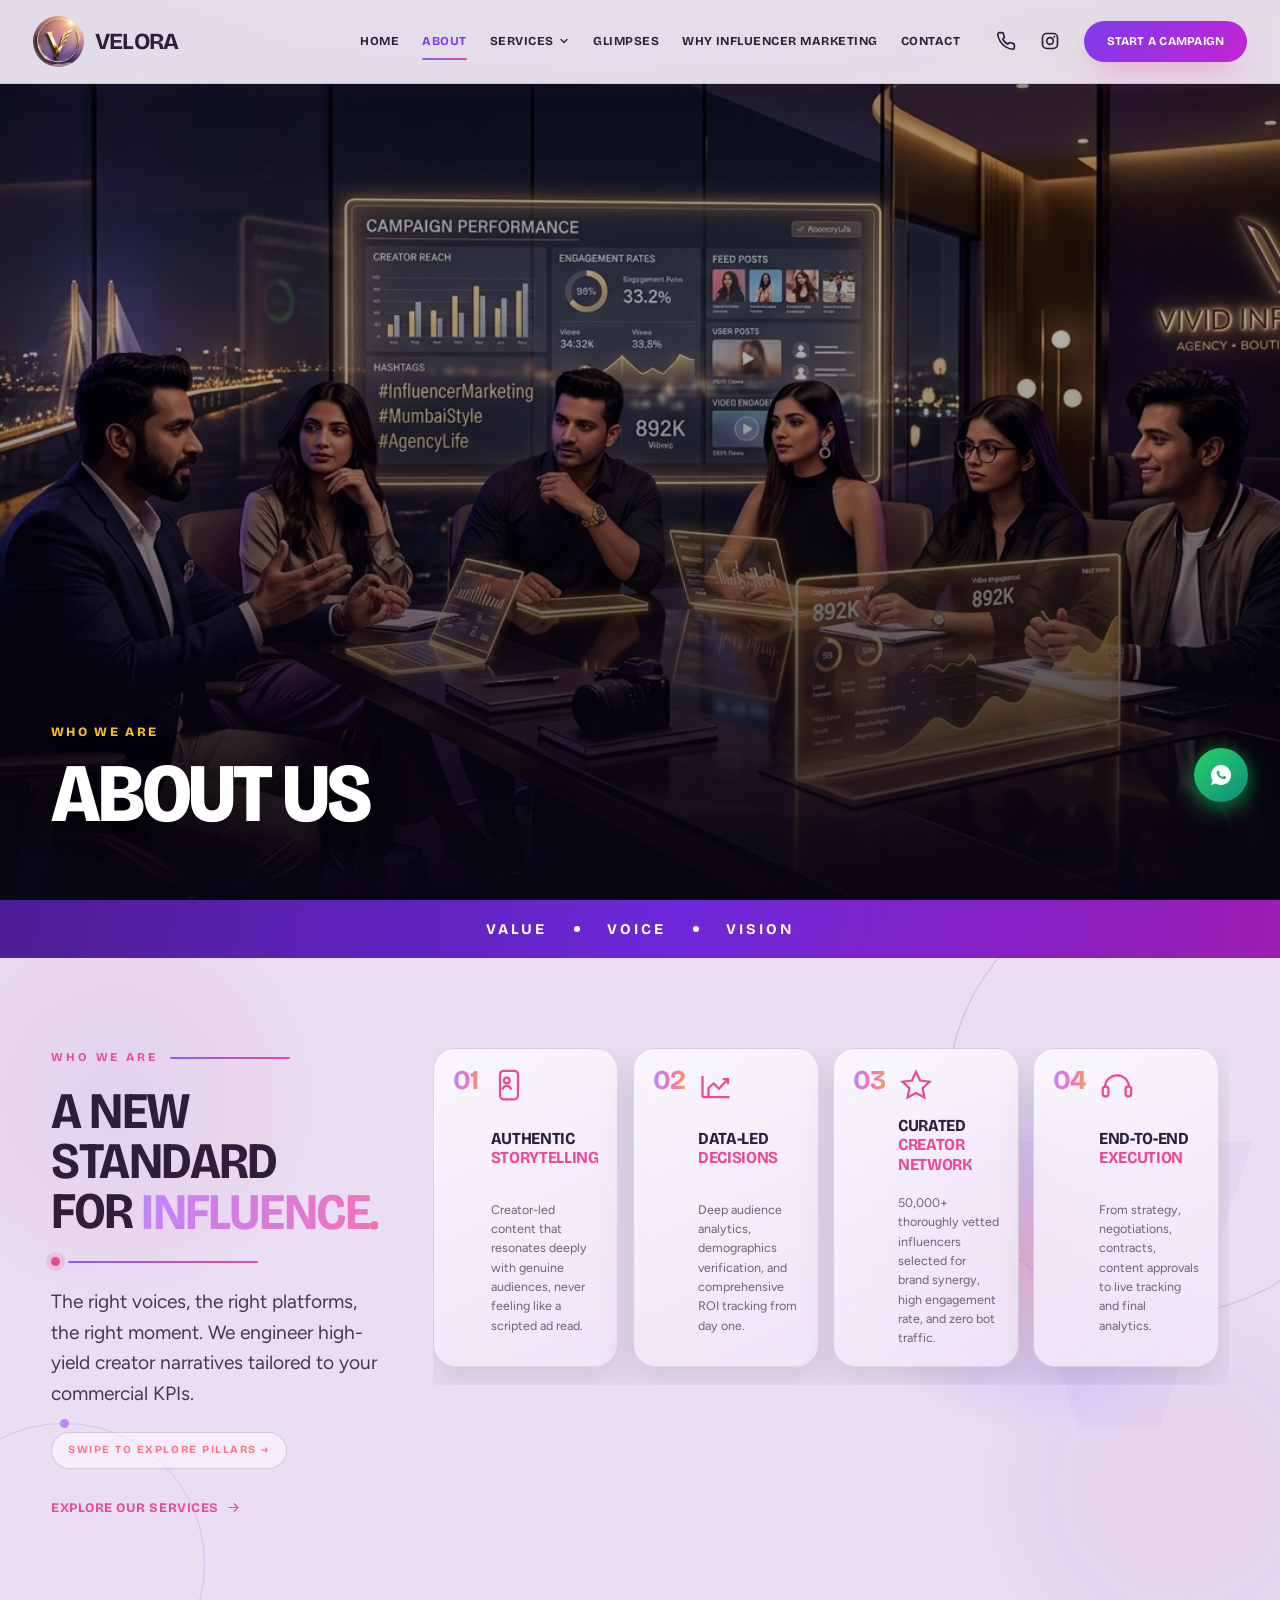
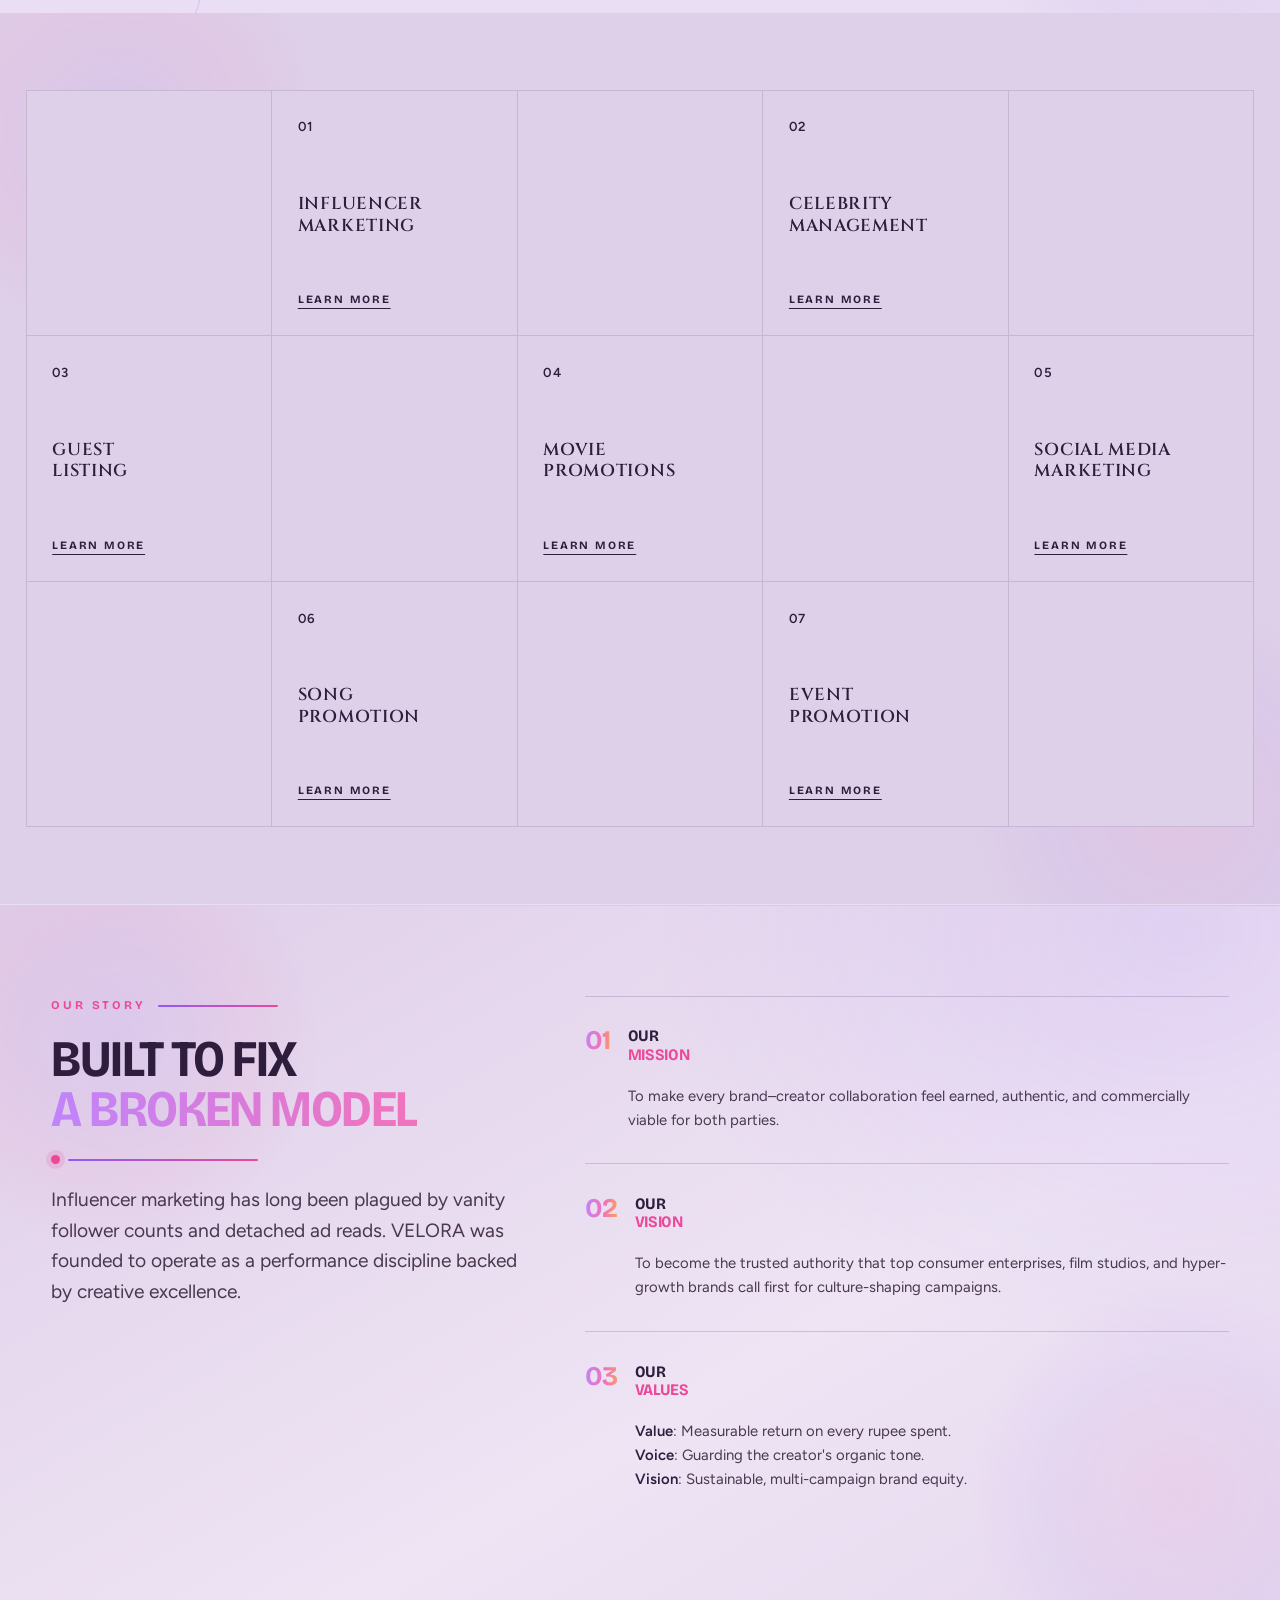
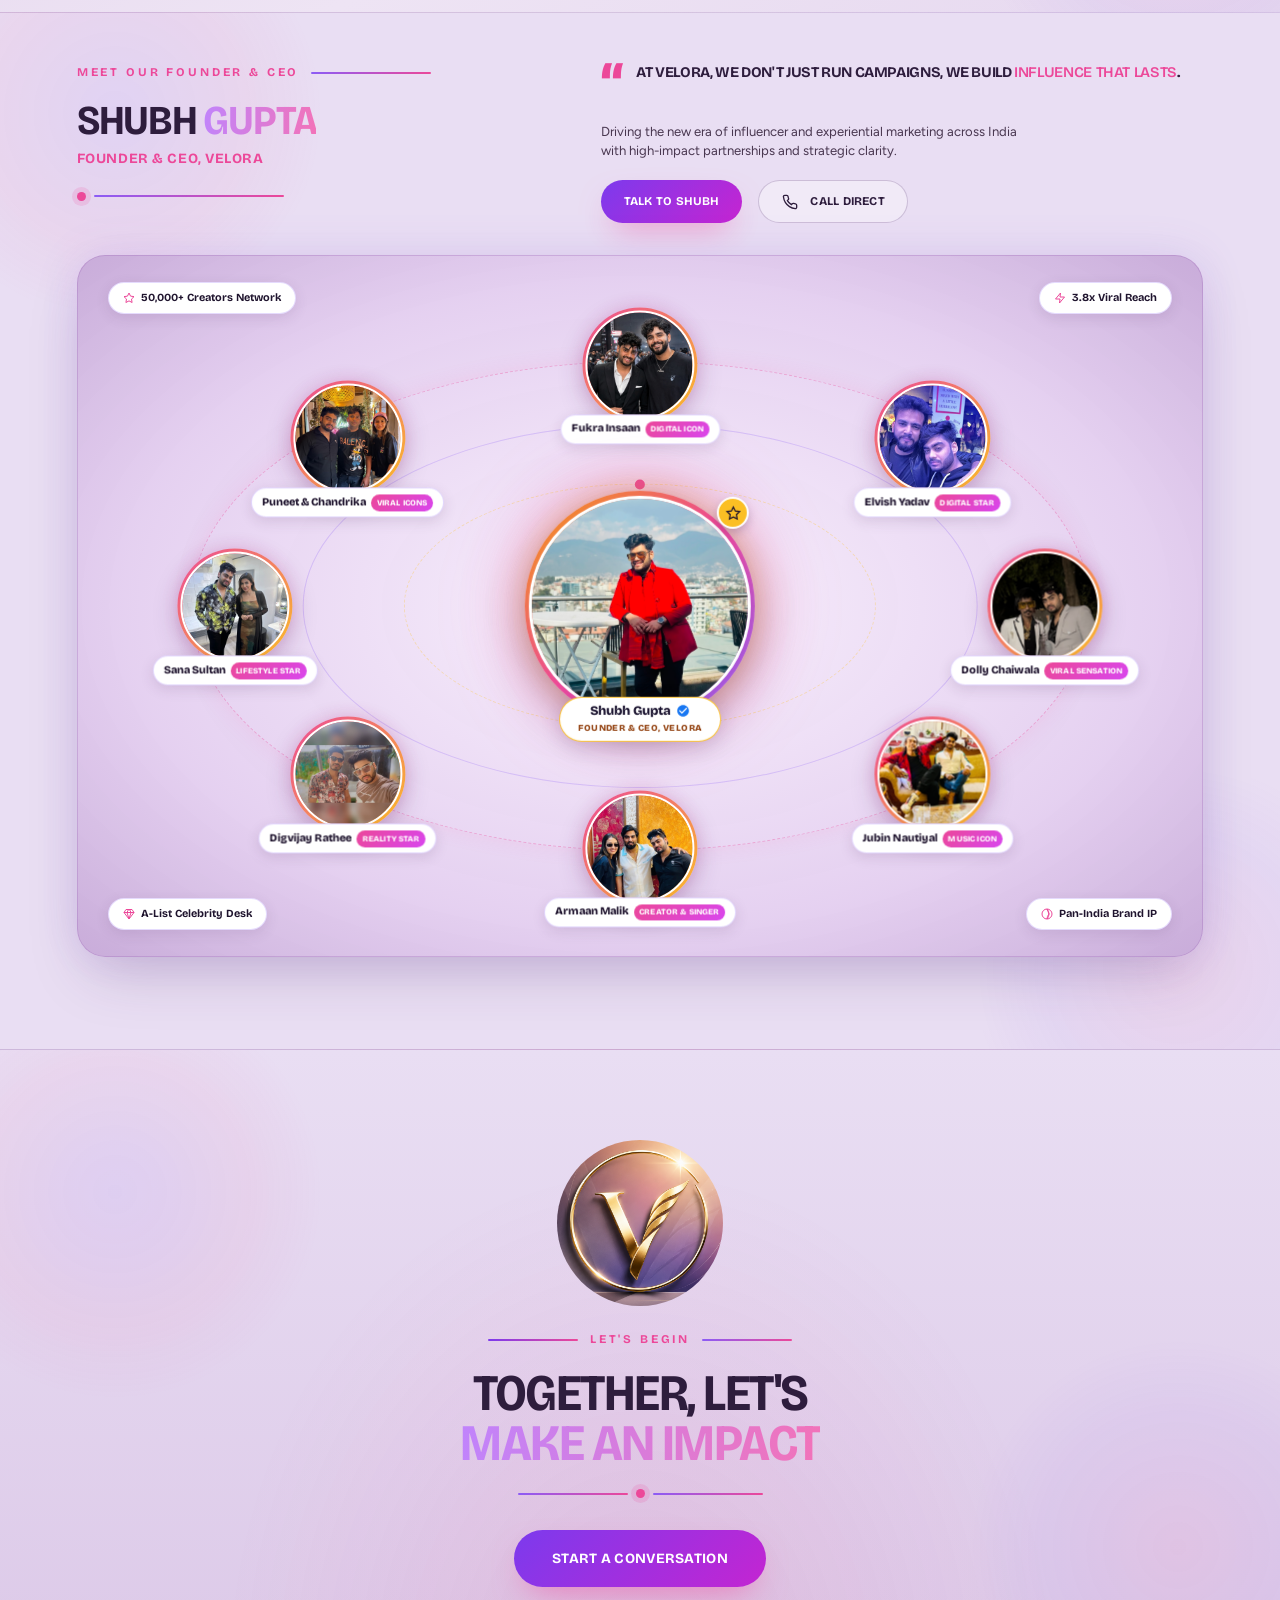
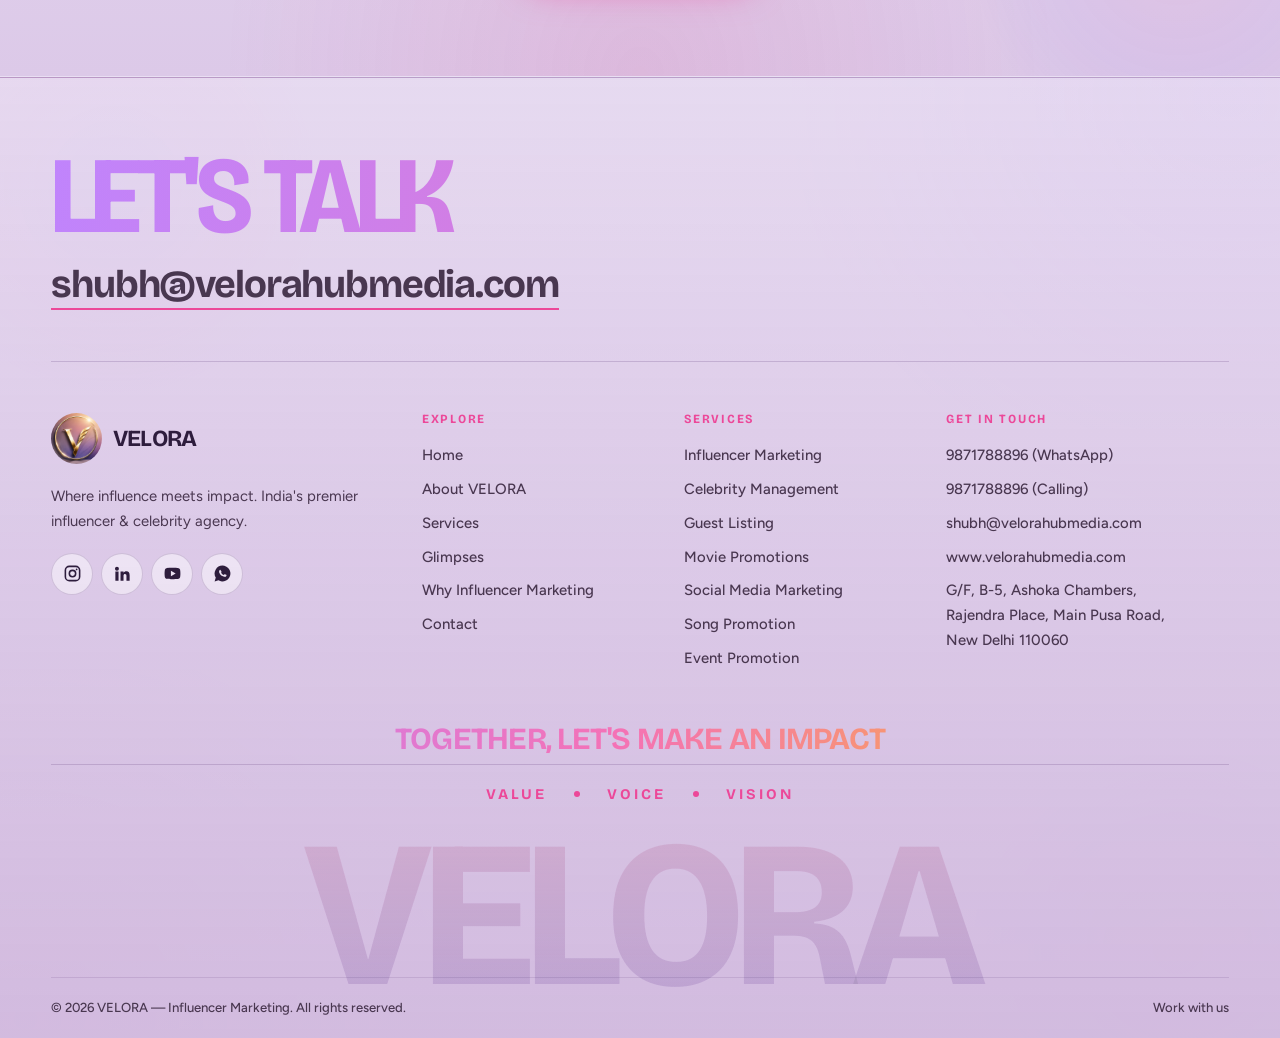
<file: about.html>
<!DOCTYPE html>
<html lang="en">
<head>
<meta charset="UTF-8">
<meta name="viewport" content="width=device-width, initial-scale=1">
<title>About VELORA | Influencer Marketing Agency, New Delhi</title>
<meta name="description" content="We are VELORA — an influencer marketing agency connecting visionary brands with 50,000+ top creators. Meet founder & CEO Shubh Gupta.">
<meta name="theme-color" content="#8b5cf6">
<link rel="icon" type="image/png" href="assets/favicon-96x96.png" sizes="96x96">
<link rel="icon" type="image/png" href="assets/favicon-32x32.png" sizes="32x32">
<link rel="shortcut icon" href="assets/favicon.ico">
<link rel="apple-touch-icon" sizes="180x180" href="assets/apple-touch-icon.png">
<link rel="manifest" href="site.webmanifest">
<link rel="preconnect" href="https://fonts.googleapis.com">
<link rel="preconnect" href="https://fonts.gstatic.com" crossorigin>
<link href="https://fonts.googleapis.com/css2?family=Bricolage+Grotesque:opsz,wdth,wght@12..96,75..100,200..800&family=Cinzel:wght@500;600;700;800&family=Cormorant+Garamond:ital,wght@0,400;0,600;0,700;1,400&family=Figtree:ital,wght@0,300..900;1,300..900&display=swap" rel="stylesheet">
<link rel="stylesheet" href="style.css?v=20260828-aboutcards-3">
<link rel="stylesheet" href="theme.css?v=20260826-1">
    <!-- Enables the section load-in in style.css section 40. Inline and in
         <head> on purpose: it must land before first paint so sections are
         never shown and then snapped to hidden, and if scripting is off the
         class never arrives and everything simply stays visible. -->
    <script>document.documentElement.classList.add('has-sectfx');</script>
</head>
<body>

<div class="scroll-progress" aria-hidden="true"></div>

<!-- ============ NAV ============ -->
<header class="nav">
    <div class="nav-inner">
        <a class="brand" href="index.html" aria-label="VELORA home">
            <span class="brand-badge"><img src="assets/velora-emblem.png" alt=""></span>
            <span class="brand-word">VELORA</span>
        </a>

        <nav aria-label="Primary">
            <ul class="nav-menu">
                <li><a class="nav-link" href="index.html">Home</a></li>
                <li><a class="nav-link" href="about.html" aria-current="page">About</a></li>
                <li>
                    <a class="nav-link" href="services.html">Services <svg class="nav-caret" viewBox="0 0 24 24" fill="none" stroke="currentColor" stroke-width="2.5" stroke-linecap="round" stroke-linejoin="round"><path d="M6 9l6 6 6-6"/></svg></a>
                    <div class="nav-sub">
                        <a href="services.html#influencer">Influencer Marketing</a>
                        <a href="services.html#celebrity">Celebrity Management</a>
                        <a href="services.html#guest-listing">Guest Listing</a>
                        <a href="services.html#movie">Movie Promotions</a>
                        <a href="services.html#social">Social Media Marketing</a>
                        <a href="services.html#song">Song Promotion</a>
                        <a href="services.html#event">Event Promotion</a>
                    </div>
                </li>
                <li><a class="nav-link" href="glimpses.html">Glimpses</a></li>
                <li><a class="nav-link" href="why-influencer-marketing.html">Why Influencer Marketing</a></li>
                <li><a class="nav-link" href="contact.html">Contact</a></li>
            </ul>
        </nav>

        <div class="nav-cta">
            <div class="nav-icons">
                <a class="nav-ic" href="tel:+919871788896" aria-label="Call VELORA">
                    <svg viewBox="0 0 24 24" fill="none" stroke="currentColor" stroke-width="2" stroke-linecap="round" stroke-linejoin="round"><path d="M22 16.9v3a2 2 0 0 1-2.2 2 19.8 19.8 0 0 1-8.6-3.1 19.5 19.5 0 0 1-6-6A19.8 19.8 0 0 1 2.1 4.2 2 2 0 0 1 4.1 2h3a2 2 0 0 1 2 1.7c.1 1 .4 1.9.7 2.8a2 2 0 0 1-.5 2.1L8.1 9.9a16 16 0 0 0 6 6l1.3-1.3a2 2 0 0 1 2.1-.4c.9.3 1.8.6 2.8.7a2 2 0 0 1 1.7 2z" /></svg>
                </a>
                <a class="nav-ic" href="https://www.instagram.com/" target="_blank" rel="noopener" aria-label="VELORA on Instagram">
                    <svg viewBox="0 0 24 24" fill="none" stroke="currentColor" stroke-width="2"><rect x="3" y="3" width="18" height="18" rx="5" /><circle cx="12" cy="12" r="4" /><circle cx="17.2" cy="6.8" r="1.2" fill="currentColor" stroke="none" /></svg>
                </a>
            </div>
            <a class="btn btn-gold btn-sm magnetic" href="contact.html">Start a Campaign</a>
            <button class="burger" aria-label="Menu" aria-expanded="false" aria-controls="drawer">
                <span></span><span></span><span></span>
            </button>
        </div>
    </div>
</header>

<div class="nav-drawer" id="drawer">
  <nav class="drawer-menu" aria-label="Mobile">
    <a href="index.html"      style="--i:0"><small>01</small> Home</a>
    <a href="about.html"      style="--i:1"><small>02</small> About</a>
    <a href="services.html"   style="--i:2"><small>03</small> Services</a>
    <a href="glimpses.html"   style="--i:3"><small>04</small> Glimpses</a>
    <a href="why-influencer-marketing.html" style="--i:4"><small>05</small> Why Influencer Marketing</a>
    <a href="contact.html"    style="--i:5"><small>06</small> Contact</a>
  </nav>
  <div class="drawer-foot">
    <a href="tel:+919871788896">+91 98717 88896</a>
    <a href="mailto:shubh@velorahubmedia.com">shubh@velorahubmedia.com</a>
    <a href="https://www.velorahubmedia.com" target="_blank" rel="noopener">www.velorahubmedia.com</a>
  </div>
</div>

<main>

  <!-- ============ 16:9 FULL-WIDTH CINEMATIC PAGE BANNER ============ -->
  <section class="page-banner-section" aria-label="About Page Banner">
    <div class="page-banner-frame" data-reveal>
      <img src="assets/about-banner.jpg" alt="VELORA Strategic Creative Boardroom and Influencer Leadership" class="page-banner-img" loading="eager">
      <div class="page-banner-overlay" aria-hidden="true"></div>
      <div class="page-banner-content">
        <div class="shell">
          <p class="page-banner-eyebrow">WHO WE ARE</p>
          <h1 class="page-banner-title">About Us</h1>
        </div>
      </div>
    </div>
  </section>

  <div class="vvv">Value <i></i> Voice <i></i> Vision</div>

  <!-- ============ WHO WE ARE (SWIPE ON SCROLLING DOWN) ============ -->
  <section class="section" id="who-we-are">
    <!-- Background UI Circle Animations (influencer.in style) -->
    <div class="ui-circle-bg" aria-hidden="true">
      <div class="circle-ring ring-1"></div>
      <div class="circle-ring ring-2"></div>
      <div class="pulse-node n1"></div>
    </div>
    <span class="watermark" aria-hidden="true">V</span>

    <div class="shell slide-split">
      <div class="slide-copy">
        <p class="eyebrow" data-reveal>Who We Are</p>
        <h2 class="display-2" data-reveal style="--d:60ms">
          A New Standard<br>For <span class="gold-solid">Influence.</span>
        </h2>
        <div class="rule left" data-reveal><span class="spark"></span></div>
        <p class="lead" data-reveal style="--d:120ms">
          The right voices, the right platforms, the right moment. We engineer high-yield creator
          narratives tailored to your commercial KPIs.
        </p>
        <div class="swipe-hint" data-reveal style="--d:180ms">
          <span>Swipe to explore pillars &rarr;</span>
        </div>
        <p style="margin-top:1.5rem" data-reveal>
          <a class="link-line" href="services.html">
            Explore Our Services
            <svg viewBox="0 0 24 24" fill="none" stroke="currentColor" stroke-width="1.8"
              stroke-linecap="round" stroke-linejoin="round">
              <path d="M5 12h14M13 6l6 6-6 6" />
            </svg>
          </a>
        </p>
      </div>

      <div class="swipe-container" data-reveal style="--d:120ms">
        <div class="swipe-track">
          <article class="offer-item swipe-card">
            <span class="offer-num">01</span>
            <div class="offer-icon">
              <svg viewBox="0 0 24 24" fill="none" stroke="currentColor" stroke-width="1.5">
                <rect x="6" y="2.5" width="12" height="19" rx="2.5" />
                <circle cx="10.5" cy="9" r="1.9" />
                <path d="M7.5 15c.6-1.6 1.7-2.4 3-2.4s2.4.8 3 2.4" />
              </svg>
            </div>
            <h3 class="offer-name">Authentic<b>Storytelling</b></h3>
            <p class="offer-desc">Creator-led content that resonates deeply with genuine audiences,
              never feeling like a scripted ad read.</p>
          </article>

          <article class="offer-item swipe-card">
            <span class="offer-num">02</span>
            <div class="offer-icon">
              <svg viewBox="0 0 24 24" fill="none" stroke="currentColor" stroke-width="1.5">
                <path d="M3 20V6M3 20h18" />
                <path d="M7 20v-6l3.5-3 3.5 3.5L20 8" />
                <path d="M16.5 8H20v3.5" />
              </svg>
            </div>
            <h3 class="offer-name">Data-Led<b>Decisions</b></h3>
            <p class="offer-desc">Deep audience analytics, demographics verification, and comprehensive
              ROI tracking from day one.</p>
          </article>

          <article class="offer-item swipe-card">
            <span class="offer-num">03</span>
            <div class="offer-icon">
              <svg viewBox="0 0 24 24" fill="none" stroke="currentColor" stroke-width="1.5">
                <path
                  d="M12 3.2 14.7 9l6.3.8-4.6 4.3 1.2 6.2L12 17.4 6.4 20.3l1.2-6.2L3 9.8 9.3 9 12 3.2z" />
              </svg>
            </div>
            <h3 class="offer-name">Curated<b>Creator Network</b></h3>
            <p class="offer-desc">50,000+ thoroughly vetted influencers selected for brand synergy, high
              engagement rate, and zero bot traffic.</p>
          </article>

          <article class="offer-item swipe-card">
            <span class="offer-num">04</span>
            <div class="offer-icon">
              <svg viewBox="0 0 24 24" fill="none" stroke="currentColor" stroke-width="1.5">
                <path d="M4 13.5a8 8 0 0 1 16 0" />
                <rect x="2.5" y="13" width="3.8" height="6.5" rx="1.7" />
                <rect x="17.7" y="13" width="3.8" height="6.5" rx="1.7" />
              </svg>
            </div>
            <h3 class="offer-name">End-To-End<b>Execution</b></h3>
            <p class="offer-desc">From strategy, negotiations, contracts, content approvals to live
              tracking and final analytics.</p>
          </article>
        </div>
      </div>
    </div>
  </section>

  <!-- ============ LUXURY EDITORIAL GRID SERVICES & PILLARS (ALL 7 SERVICES) ============ -->
  <section class="section luxury-grid-section">
    <div class="shell shell-wide">
      <div class="luxury-grid-container">
        <!-- Row 1: (Empty) | (01 Influencer Marketing) | (Empty) | (02 Celebrity Management) | (Empty) -->
        <div class="luxury-grid-cell luxury-empty-cell" aria-hidden="true"></div>

        <a href="services.html#influencer" class="luxury-grid-cell luxury-card-item" data-reveal style="--d:40ms">
          <div class="luxury-card-inner">
            <span class="luxury-card-num">01</span>
            <h3 class="luxury-card-title">INFLUENCER<br>MARKETING</h3>
            <span class="luxury-card-cta">LEARN MORE</span>
          </div>
        </a>

        <div class="luxury-grid-cell luxury-empty-cell" aria-hidden="true"></div>

        <a href="services.html#celebrity" class="luxury-grid-cell luxury-card-item" data-reveal style="--d:80ms">
          <div class="luxury-card-inner">
            <span class="luxury-card-num">02</span>
            <h3 class="luxury-card-title">CELEBRITY<br>MANAGEMENT</h3>
            <span class="luxury-card-cta">LEARN MORE</span>
          </div>
        </a>

        <div class="luxury-grid-cell luxury-empty-cell" aria-hidden="true"></div>

        <!-- Row 2: (03 Guest Listing) | (Empty) | (04 Movie Promotions) | (Empty) | (05 Social Media Marketing) -->
        <a href="services.html#guest-listing" class="luxury-grid-cell luxury-card-item" data-reveal style="--d:120ms">
          <div class="luxury-card-inner">
            <span class="luxury-card-num">03</span>
            <h3 class="luxury-card-title">GUEST<br>LISTING</h3>
            <span class="luxury-card-cta">LEARN MORE</span>
          </div>
        </a>

        <div class="luxury-grid-cell luxury-empty-cell" aria-hidden="true"></div>

        <a href="services.html#movie" class="luxury-grid-cell luxury-card-item" data-reveal style="--d:160ms">
          <div class="luxury-card-inner">
            <span class="luxury-card-num">04</span>
            <h3 class="luxury-card-title">MOVIE<br>PROMOTIONS</h3>
            <span class="luxury-card-cta">LEARN MORE</span>
          </div>
        </a>

        <div class="luxury-grid-cell luxury-empty-cell" aria-hidden="true"></div>

        <a href="services.html#social" class="luxury-grid-cell luxury-card-item" data-reveal style="--d:200ms">
          <div class="luxury-card-inner">
            <span class="luxury-card-num">05</span>
            <h3 class="luxury-card-title">SOCIAL MEDIA<br>MARKETING</h3>
            <span class="luxury-card-cta">LEARN MORE</span>
          </div>
        </a>

        <!-- Row 3: (Empty) | (06 Song Promotion) | (Empty) | (07 Event Promotion) | (Empty) -->
        <div class="luxury-grid-cell luxury-empty-cell" aria-hidden="true"></div>

        <a href="services.html#song" class="luxury-grid-cell luxury-card-item" data-reveal style="--d:240ms">
          <div class="luxury-card-inner">
            <span class="luxury-card-num">06</span>
            <h3 class="luxury-card-title">SONG<br>PROMOTION</h3>
            <span class="luxury-card-cta">LEARN MORE</span>
          </div>
        </a>

        <div class="luxury-grid-cell luxury-empty-cell" aria-hidden="true"></div>

        <a href="services.html#event" class="luxury-grid-cell luxury-card-item" data-reveal style="--d:280ms">
          <div class="luxury-card-inner">
            <span class="luxury-card-num">07</span>
            <h3 class="luxury-card-title">EVENT<br>PROMOTION</h3>
            <span class="luxury-card-cta">LEARN MORE</span>
          </div>
        </a>

        <div class="luxury-grid-cell luxury-empty-cell" aria-hidden="true"></div>
      </div>
    </div>
  </section>

  <!-- ============ STORY & MISSION / VISION ============ -->
  <section class="section tint">
    <div class="shell slide-split">
      <div class="slide-copy">
        <p class="eyebrow" data-reveal>Our Story</p>
        <h2 class="display-2" data-reveal style="--d:60ms">Built To Fix<br><span class="gold-solid">A Broken Model</span></h2>
        <div class="rule left" data-reveal><span class="spark"></span></div>
        <p class="lead" data-reveal style="--d:120ms">
          Influencer marketing has long been plagued by vanity follower counts and detached ad reads. VELORA was founded to operate as a performance discipline backed by creative excellence.
        </p>
      </div>

      <div class="offer one">
        <article class="offer-item" data-reveal><span class="offer-num">01</span>
          <h3 class="offer-name">Our<b>Mission</b></h3>
          <p class="offer-desc">To make every brand–creator collaboration feel earned, authentic, and commercially viable for both parties.</p>
        </article>
        <article class="offer-item" data-reveal><span class="offer-num">02</span>
          <h3 class="offer-name">Our<b>Vision</b></h3>
          <p class="offer-desc">To become the trusted authority that top consumer enterprises, film studios, and hyper-growth brands call first for culture-shaping campaigns.</p>
        </article>
        <article class="offer-item" data-reveal><span class="offer-num">03</span>
          <h3 class="offer-name">Our<b>Values</b></h3>
          <p class="offer-desc"><strong>Value</strong>: Measurable return on every rupee spent.<br><strong>Voice</strong>: Guarding the creator's organic tone.<br><strong>Vision</strong>: Sustainable, multi-campaign brand equity.</p>
        </article>
      </div>
    </div>
  </section>

  <!-- ============ ABOUT CEO & CREATOR SHOWCASE ============ -->
  <section class="section founder-orbit-section" id="founder">
    <div class="shell">
      <div class="founder-header-block">
        <div class="founder-header-left">
          <p class="eyebrow" data-reveal>Meet Our Founder &amp; CEO</p>
          <h2 class="founder-name" data-reveal style="--d:60ms">
            Shubh <span class="gold-solid">Gupta</span>
          </h2>
          <p class="founder-role" data-reveal style="--d:100ms">Founder &amp; CEO, VELORA</p>
          <div class="rule left" data-reveal><span class="spark"></span></div>
        </div>
        <div class="founder-header-right" data-reveal style="--d:140ms">
          <div class="pullquote">
            <blockquote>At VELORA, we don't just run campaigns, we build <span class="hl">influence that lasts</span>.</blockquote>
          </div>
          <p class="lead" style="margin-top: 0.75rem;">
            Driving the new era of influencer and experiential marketing across India with high-impact partnerships and strategic clarity.
          </p>
          <div class="founder-actions" style="margin-top: 1.25rem; display: flex; gap: 1rem; flex-wrap: wrap;">
            <a class="btn btn-gold btn-sm magnetic" href="contact.html">Talk To Shubh</a>
            <a class="btn btn-ghost btn-sm magnetic" href="tel:+919871788896">
              <svg viewBox="0 0 24 24" width="14" height="14" fill="none" stroke="currentColor" stroke-width="2" stroke-linecap="round" style="margin-right: 4px; vertical-align: -2px;"><path d="M22 16.92v3a2 2 0 0 1-2.18 2 19.79 19.79 0 0 1-8.63-3.07 19.5 19.5 0 0 1-6-6 19.79 19.79 0 0 1-3.07-8.67A2 2 0 0 1 4.11 2h3a2 2 0 0 1 2 1.72 12.84 12.84 0 0 0 .7 2.81 2 2 0 0 1-.45 2.11L8.09 9.91a16 16 0 0 0 6 6l1.27-1.27a2 2 0 0 1 2.11-.45 12.84 12.84 0 0 0 2.81.7A2 2 0 0 1 22 16.92z"/></svg>
              Call Direct
            </a>
          </div>
        </div>
      </div>

      <!-- Circular Orbit CEO & Creator Ecosystem Showcase -->
      <div class="ceo-orbit-wrapper" data-reveal="zoom" style="--d:180ms">
        <!-- Background Glowing Orbit Track Rings -->
        <div class="orbit-halo-glow" aria-hidden="true"></div>
        <div class="orbit-ring orbit-ring-outer" aria-hidden="true"></div>
        <div class="orbit-ring orbit-ring-mid" aria-hidden="true"></div>
        <div class="orbit-ring orbit-ring-inner" aria-hidden="true"></div>

        <!-- Floating Ambient Stat Badges -->
        <div class="orbit-stat-pill stat-pill-tl">
          <svg viewBox="0 0 24 24" fill="none" stroke="currentColor" stroke-width="2"><path d="M12 2l3.09 6.26L22 9.27l-5 4.87 1.18 6.88L12 17.77l-6.18 3.25L7 14.14 2 9.27l6.91-1.01L12 2z"/></svg>
          <span>50,000+ Creators Network</span>
        </div>
        <div class="orbit-stat-pill stat-pill-tr">
          <svg viewBox="0 0 24 24" fill="none" stroke="currentColor" stroke-width="2"><polygon points="13 2 3 14 12 14 11 22 21 10 12 10 13 2"/></svg>
          <span>3.8x Viral Reach</span>
        </div>
        <div class="orbit-stat-pill stat-pill-bl">
          <svg viewBox="0 0 24 24" fill="none" stroke="currentColor" stroke-width="2"><path d="M6 3h12l4 6-10 13L2 9z"/><path d="M11 3 8 9l4 13 4-13-3-6"/><path d="M2 9h20"/></svg>
          <span>A-List Celebrity Desk</span>
        </div>
        <div class="orbit-stat-pill stat-pill-br">
          <svg viewBox="0 0 24 24" fill="none" stroke="currentColor" stroke-width="2"><circle cx="12" cy="12" r="10"/><path d="M12 2a15.3 15.3 0 0 1 4 10 15.3 15.3 0 0 1-4 10 15.3 15.3 0 0 1 4-10z"/></svg>
          <span>Pan-India Brand IP</span>
        </div>

        <!-- Orbiting Satellite Nodes (Around the Center Circle) -->
        <div class="orbit-satellites-track">
          
          <!-- Satellite 1: Top (Fukra Insaan) -->
          <div class="orbit-node node-1">
            <a class="orbit-node-inner" href="https://www.instagram.com/fukra_insaan/" target="_blank" rel="noopener" aria-label="Visit Fukra Insaan Instagram">
              <img src="assets/gallery/fukra-insaan.jpg" alt="Fukra Insaan">
              <div class="orbit-node-info">
                <strong>Fukra Insaan</strong>
                <span class="node-tag">Digital Icon</span>
              </div>
            </a>
          </div>

          <!-- Satellite 2: Top-Right (Elvish Yadav) -->
          <div class="orbit-node node-2">
            <a class="orbit-node-inner" href="https://www.instagram.com/elvish_yadav/" target="_blank" rel="noopener" aria-label="Visit Elvish Yadav Instagram">
              <img src="assets/gallery/elvish-yadav.jpg" alt="Elvish Yadav">
              <div class="orbit-node-info">
                <strong>Elvish Yadav</strong>
                <span class="node-tag">Digital Star</span>
              </div>
            </a>
          </div>

          <!-- Satellite 3: Right (Dolly Chaiwala) -->
          <div class="orbit-node node-3">
            <a class="orbit-node-inner" href="https://www.instagram.com/dolly_ki_tapri_nagpur/" target="_blank" rel="noopener" aria-label="Visit Dolly Chaiwala Instagram">
              <img src="assets/gallery/dolly-chaiwala.jpg" alt="Dolly Chaiwala">
              <div class="orbit-node-info">
                <strong>Dolly Chaiwala</strong>
                <span class="node-tag">Viral Sensation</span>
              </div>
            </a>
          </div>

          <!-- Satellite 4: Bottom-Right (Jubin Nautiyal) -->
          <div class="orbit-node node-4">
            <a class="orbit-node-inner" href="https://www.instagram.com/jubin_nautiyal/" target="_blank" rel="noopener" aria-label="Visit Jubin Nautiyal Instagram">
              <img src="assets/gallery/jubin-nautiyal.jpg" alt="Jubin Nautiyal">
              <div class="orbit-node-info">
                <strong>Jubin Nautiyal</strong>
                <span class="node-tag">Music Icon</span>
              </div>
            </a>
          </div>

          <!-- Satellite 5: Bottom (Armaan Malik) -->
          <div class="orbit-node node-5">
            <a class="orbit-node-inner" href="https://www.instagram.com/armaan__malik9/" target="_blank" rel="noopener" aria-label="Visit Armaan Malik Instagram">
              <img src="assets/gallery/armaan-malik.jpg" alt="Armaan Malik">
              <div class="orbit-node-info">
                <strong>Armaan Malik</strong>
                <span class="node-tag">Creator &amp; Singer</span>
              </div>
            </a>
          </div>

          <!-- Satellite 6: Bottom-Left (Digvijay Rathee) -->
          <div class="orbit-node node-6">
            <a class="orbit-node-inner" href="https://www.instagram.com/digvijay_rathee/" target="_blank" rel="noopener" aria-label="Visit Digvijay Rathee Instagram">
              <img src="assets/gallery/digvijay-rathee.jpg" alt="Digvijay Rathee">
              <div class="orbit-node-info">
                <strong>Digvijay Rathee</strong>
                <span class="node-tag">Reality Star</span>
              </div>
            </a>
          </div>

          <!-- Satellite 7: Left (Sana Sultan) -->
          <div class="orbit-node node-7">
            <a class="orbit-node-inner" href="https://www.instagram.com/sanakhan00/" target="_blank" rel="noopener" aria-label="Visit Sana Sultan Instagram">
              <img src="assets/gallery/sana-sultan.jpg" alt="Sana Sultan">
              <div class="orbit-node-info">
                <strong>Sana Sultan</strong>
                <span class="node-tag">Lifestyle Star</span>
              </div>
            </a>
          </div>

          <!-- Satellite 8: Top-Left (Puneet & Chandrika) -->
          <div class="orbit-node node-8">
            <a class="orbit-node-inner" href="https://www.instagram.com/puneetsuperr_star/" target="_blank" rel="noopener" aria-label="Visit Puneet Superstar &amp; Chandrika Instagram">
              <img src="assets/gallery/puneet-superstar.jpg" alt="Puneet Superstar &amp; Chandrika Dixit">
              <div class="orbit-node-info">
                <strong>Puneet &amp; Chandrika</strong>
                <span class="node-tag">Viral Icons</span>
              </div>
            </a>
          </div>

        </div>

        <!-- ============ MAIN CENTER CIRCLE (CEO SHUBH GUPTA) ============ -->
        <div class="orbit-center-hub">
          <div class="center-hub-ring-pulse"></div>
          <div class="center-hub-avatar-frame">
            <img src="assets/main_ceo.PNG" alt="Shubh Gupta - Founder & CEO VELORA">
            <span class="center-hub-crown" title="Founder & CEO">
              <svg viewBox="0 0 24 24" fill="none" stroke="currentColor" stroke-width="2"><path d="M12 2l3.09 6.26L22 9.27l-5 4.87 1.18 6.88L12 17.77l-6.18 3.25L7 14.14 2 9.27l6.91-1.01L12 2z"/></svg>
            </span>
          </div>
          <div class="center-hub-label-card">
            <div class="center-hub-name">
              Shubh Gupta
              <svg class="verified-check" viewBox="0 0 24 24" fill="currentColor"><path d="M12 2C6.48 2 2 6.48 2 12s4.48 10 10 10 10-4.48 10-10S17.52 2 12 2zm-2 15-5-5 1.41-1.41L10 14.17l7.59-7.59L19 8l-9 9z"/></svg>
            </div>
            <div class="center-hub-title">Founder &amp; CEO, VELORA</div>
          </div>
        </div>

      </div>
    </div>
  </section>

  <!-- ============ CTA ============ -->
  <section class="cta-band">
    <canvas class="confetti" aria-hidden="true"></canvas>
    <div class="shell">
      <img class="emblem" src="assets/velora-emblem.png" alt="" data-reveal="zoom">
      <p class="eyebrow centered" data-reveal>Let's Begin</p>
      <h2 class="display-2" data-reveal style="--d:60ms">Together, Let's<br><span class="gold-solid">Make An Impact</span></h2>
      <div class="rule" data-reveal><span class="spark"></span></div>
      <p style="margin-top:2rem" data-reveal><a class="btn btn-gold btn-lg magnetic" href="contact.html">Start A Conversation</a></p>
    </div>
  </section>

</main>

  <!-- ============ QYOU-INSPIRED FOOTER WITH AMBIENT VIDEO ============ -->
  <footer class="footer">
    <div class="footer-video-wrap" aria-hidden="true">
      <video src="assets/showreel.mp4" muted loop playsinline autoplay preload="none" data-bg-video></video>
    </div>

    <div class="shell">
      <div class="footer-shout" data-reveal>
        <h2 class="gold-text">Let's Talk</h2>
        <a class="footer-mail" href="mailto:shubh@velorahubmedia.com">shubh@velorahubmedia.com</a>
      </div>

      <div class="footer-grid">
        <div class="footer-brand">
          <a class="brand footer-logo" href="index.html" aria-label="VELORA home" style="margin-bottom: 1.2rem;">
            <span class="brand-badge"><img src="assets/velora-emblem.png" alt="VELORA"></span>
            <span class="brand-word">VELORA</span>
          </a>
          <p>Where influence meets impact. India's premier influencer &amp; celebrity agency.</p>
          <div class="socials">
            <a href="https://www.instagram.com/" target="_blank" rel="noopener" aria-label="Instagram">
              <svg viewBox="0 0 24 24" fill="none" stroke="currentColor" stroke-width="2">
                <rect x="3" y="3" width="18" height="18" rx="5" />
                <circle cx="12" cy="12" r="4" />
                <circle cx="17.2" cy="6.8" r="1.1" fill="currentColor" stroke="none" />
              </svg>
            </a>
            <a href="https://linkedin.com" target="_blank" rel="noopener" aria-label="LinkedIn">
              <svg viewBox="0 0 24 24" fill="currentColor">
                <path
                  d="M4.98 3.5A2.5 2.5 0 1 0 5 8.5a2.5 2.5 0 0 0 0-5zM3 9.5h4V21H3zM9.5 9.5h3.8v1.6c.6-1 1.9-1.9 3.7-1.9 2.7 0 4 1.7 4 5V21h-4v-6c0-1.5-.6-2.4-1.9-2.4-1.1 0-1.8.8-1.8 2.4V21h-3.8z" />
              </svg>
            </a>
            <a href="https://youtube.com" target="_blank" rel="noopener" aria-label="YouTube">
              <svg viewBox="0 0 24 24" fill="currentColor">
                <path
                  d="M21.6 7.2a2.7 2.7 0 0 0-1.9-1.9C18 4.8 12 4.8 12 4.8s-6 0-7.7.5A2.7 2.7 0 0 0 2.4 7.2C2 8.9 2 12 2 12s0 3.1.4 4.8a2.7 2.7 0 0 0 1.9 1.9c1.7.5 7.7.5 7.7.5s6 0 7.7-.5a2.7 2.7 0 0 0 1.9-1.9c.4-1.7.4-4.8.4-4.8s0-3.1-.4-4.8zM10 15.5v-7l6 3.5z" />
              </svg>
            </a>
            <a href="https://wa.me/919871788896?text=Hi%20VELORA%2C%20I%20would%20like%20to%20inquire%20about%20your%20services." target="_blank" rel="noopener" aria-label="WhatsApp">
              <svg viewBox="0 0 24 24" fill="currentColor">
                <path
                  d="M12 2a10 10 0 0 0-8.5 15.2L2 22l4.9-1.4A10 10 0 1 0 12 2zm-2.8 5.9h.4c.2 0 .3 0 .5.4l.6 1.5c.1.2.1.3 0 .5l-.4.5c-.1.1-.2.2-.1.4.2.2.6.9 1.3 1.5.9.8 1.7 1.1 1.9 1.2.2.1.4.1.5-.1l.7-.9c.1-.2.3-.2.5-.1l1.5.7c.2.1.4.2.4.3.1.1.1.6-.1 1.2-.2.6-1.2 1.2-1.7 1.2-.4 0-.8.1-2.7-.6-2.3-.9-3.7-3.2-3.8-3.4-.1-.2-1-1.4-1-2.5s.6-1.7.9-2c.2-.3.5-.3.7-.3z" />
              </svg>
            </a>
          </div>
        </div>

        <div>
          <h5>Explore</h5>
          <div class="footer-links">
            <a href="index.html">Home</a>
            <a href="about.html">About VELORA</a>
            <a href="services.html">Services</a>
            <a href="glimpses.html">Glimpses</a>
            <a href="why-influencer-marketing.html">Why Influencer Marketing</a>
            <a href="contact.html">Contact</a>
          </div>
        </div>

        <div>
          <h5>Services</h5>
          <div class="footer-links">
            <a href="services.html#influencer">Influencer Marketing</a>
            <a href="services.html#celebrity">Celebrity Management</a>
            <a href="services.html#guest-listing">Guest Listing</a>
            <a href="services.html#movie">Movie Promotions</a>
            <a href="services.html#social">Social Media Marketing</a>
            <a href="services.html#song">Song Promotion</a>
            <a href="services.html#event">Event Promotion</a>
          </div>
        </div>

        <div>
          <h5>Get In Touch</h5>
          <div class="footer-links">
            <a href="https://wa.me/919871788896?text=Hi%20VELORA%2C%20I%20would%20like%20to%20inquire%20about%20your%20services." target="_blank" rel="noopener">9871788896 (WhatsApp)</a>
            <a href="tel:+919871788896">9871788896 (Calling)</a>
            <a href="mailto:shubh@velorahubmedia.com">shubh@velorahubmedia.com</a>
            <a href="https://www.velorahubmedia.com" target="_blank" rel="noopener">www.velorahubmedia.com</a>
            <a href="https://maps.google.com/?q=Ashoka+Chambers+Rajendra+Place+New+Delhi+110060"
              target="_blank" rel="noopener">G/F, B-5, Ashoka Chambers,<br>Rajendra Place, Main Pusa
              Road,<br>New Delhi 110060</a>
          </div>
        </div>
      </div>

      <div class="footer-script">
        <p class="script">Together, let's make an impact</p>
      </div>

      <div class="vvv">Value <i></i> Voice <i></i> Vision</div>

      <span class="footer-mega" aria-hidden="true">VELORA</span>

      <div class="footer-bottom">
        <span>&copy; <span data-year>2026</span> VELORA — Influencer Marketing. All rights reserved.</span>
        <span><a href="contact.html">Work with us</a></span>
      </div>
    </div>
  </footer>

<div class="floats">
  <a class="float-btn wa" href="https://wa.me/919871788896?text=Hi%20VELORA%2C%20I%20would%20like%20to%20inquire%20about%20your%20services." target="_blank" rel="noopener" aria-label="Chat on WhatsApp">
    <svg viewBox="0 0 24 24" fill="currentColor"><path d="M12 2a10 10 0 0 0-8.5 15.2L2 22l4.9-1.4A10 10 0 1 0 12 2zm-2.8 5.9h.4c.2 0 .3 0 .5.4l.6 1.5c.1.2.1.3 0 .5l-.4.5c-.1.1-.2.2-.1.4.2.2.6.9 1.3 1.5.9.8 1.7 1.1 1.9 1.2.2.1.4.1.5-.1l.7-.9c.1-.2.3-.2.5-.1l1.5.7c.2.1.4.2.4.3.1.1.1.6-.1 1.2-.2.6-1.2 1.2-1.7 1.2-.4 0-.8.1-2.7-.6-2.3-.9-3.7-3.2-3.8-3.4-.1-.2-1-1.4-1-2.5s.6-1.7.9-2c.2-.3.5-.3.7-.3z"/></svg>
  </a>
  <button class="float-btn top" aria-label="Back to top">
    <svg viewBox="0 0 24 24" fill="none" stroke="currentColor" stroke-width="1.8" stroke-linecap="round" stroke-linejoin="round"><path d="M12 19V5M6 11l6-6 6 6"/></svg>
  </button>
</div>

<script src="script.js?v=20260904-talent"></script>
</body>
</html>
</file>
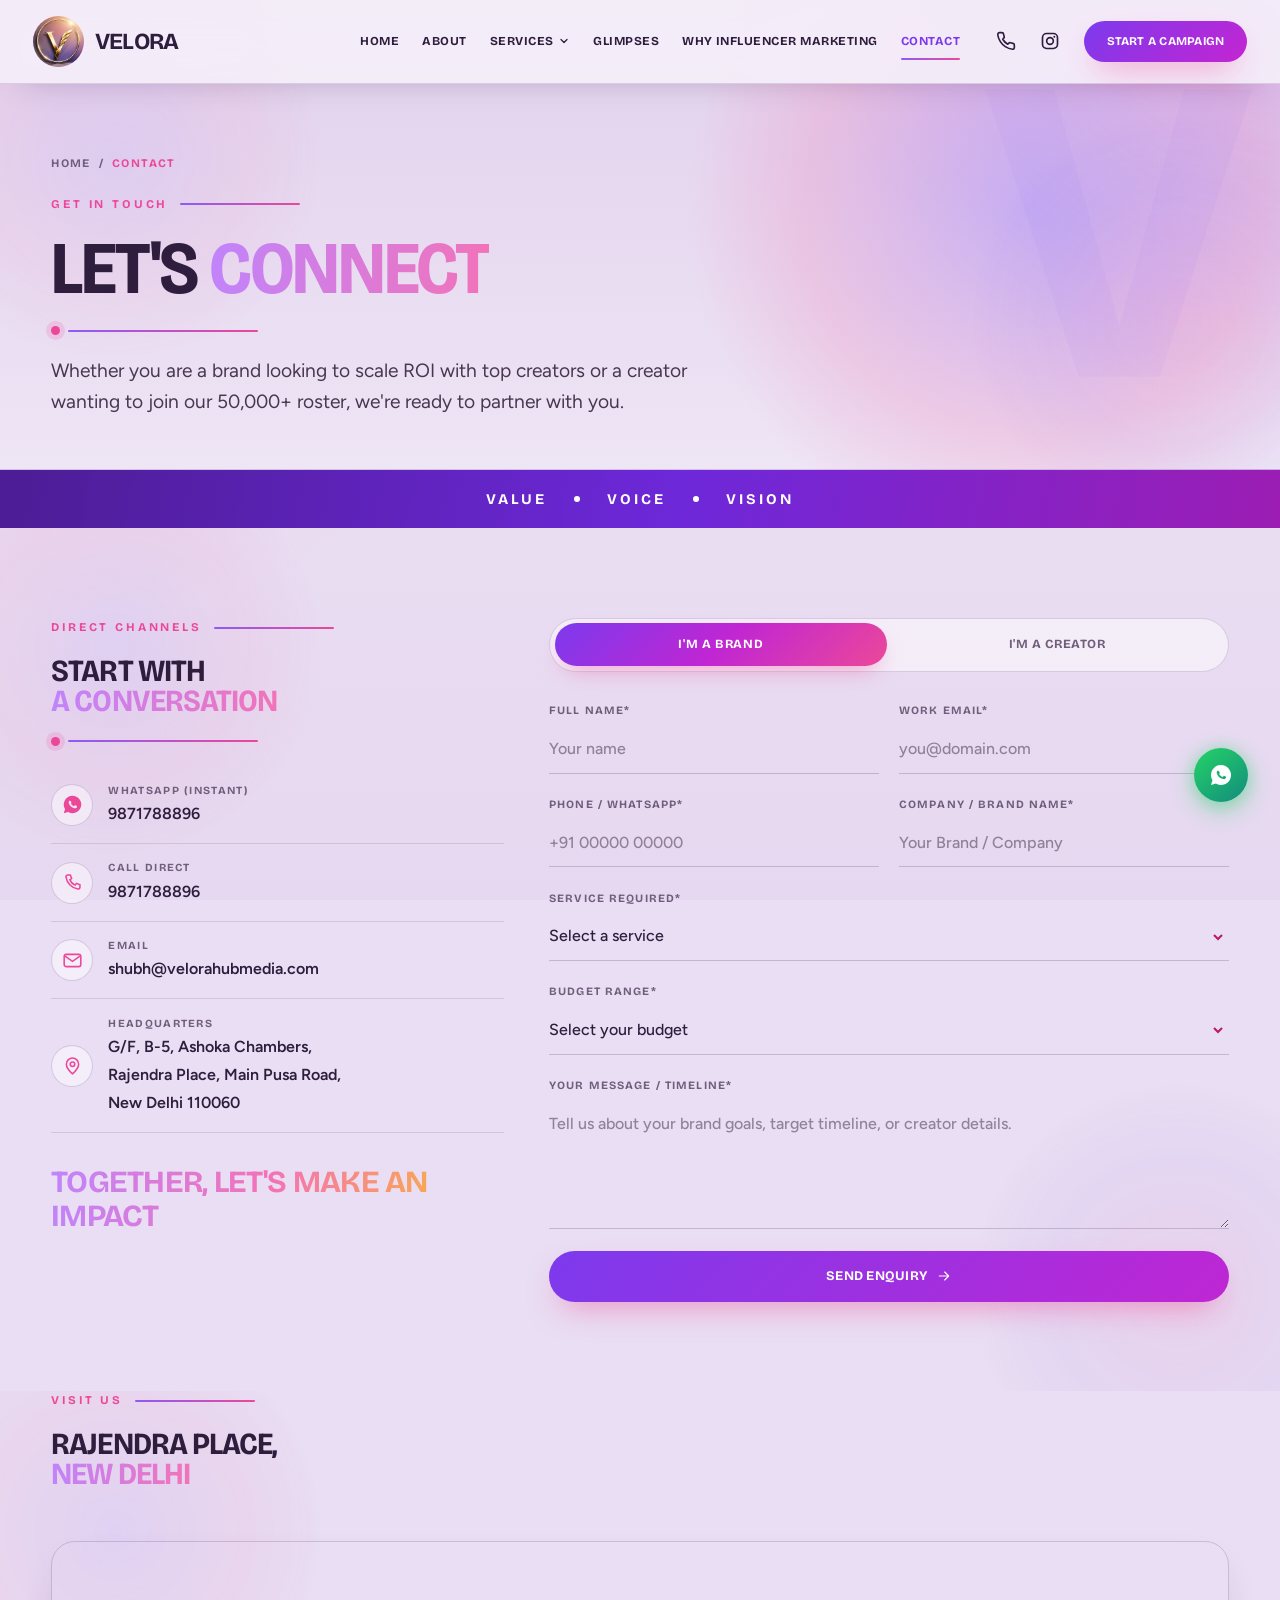
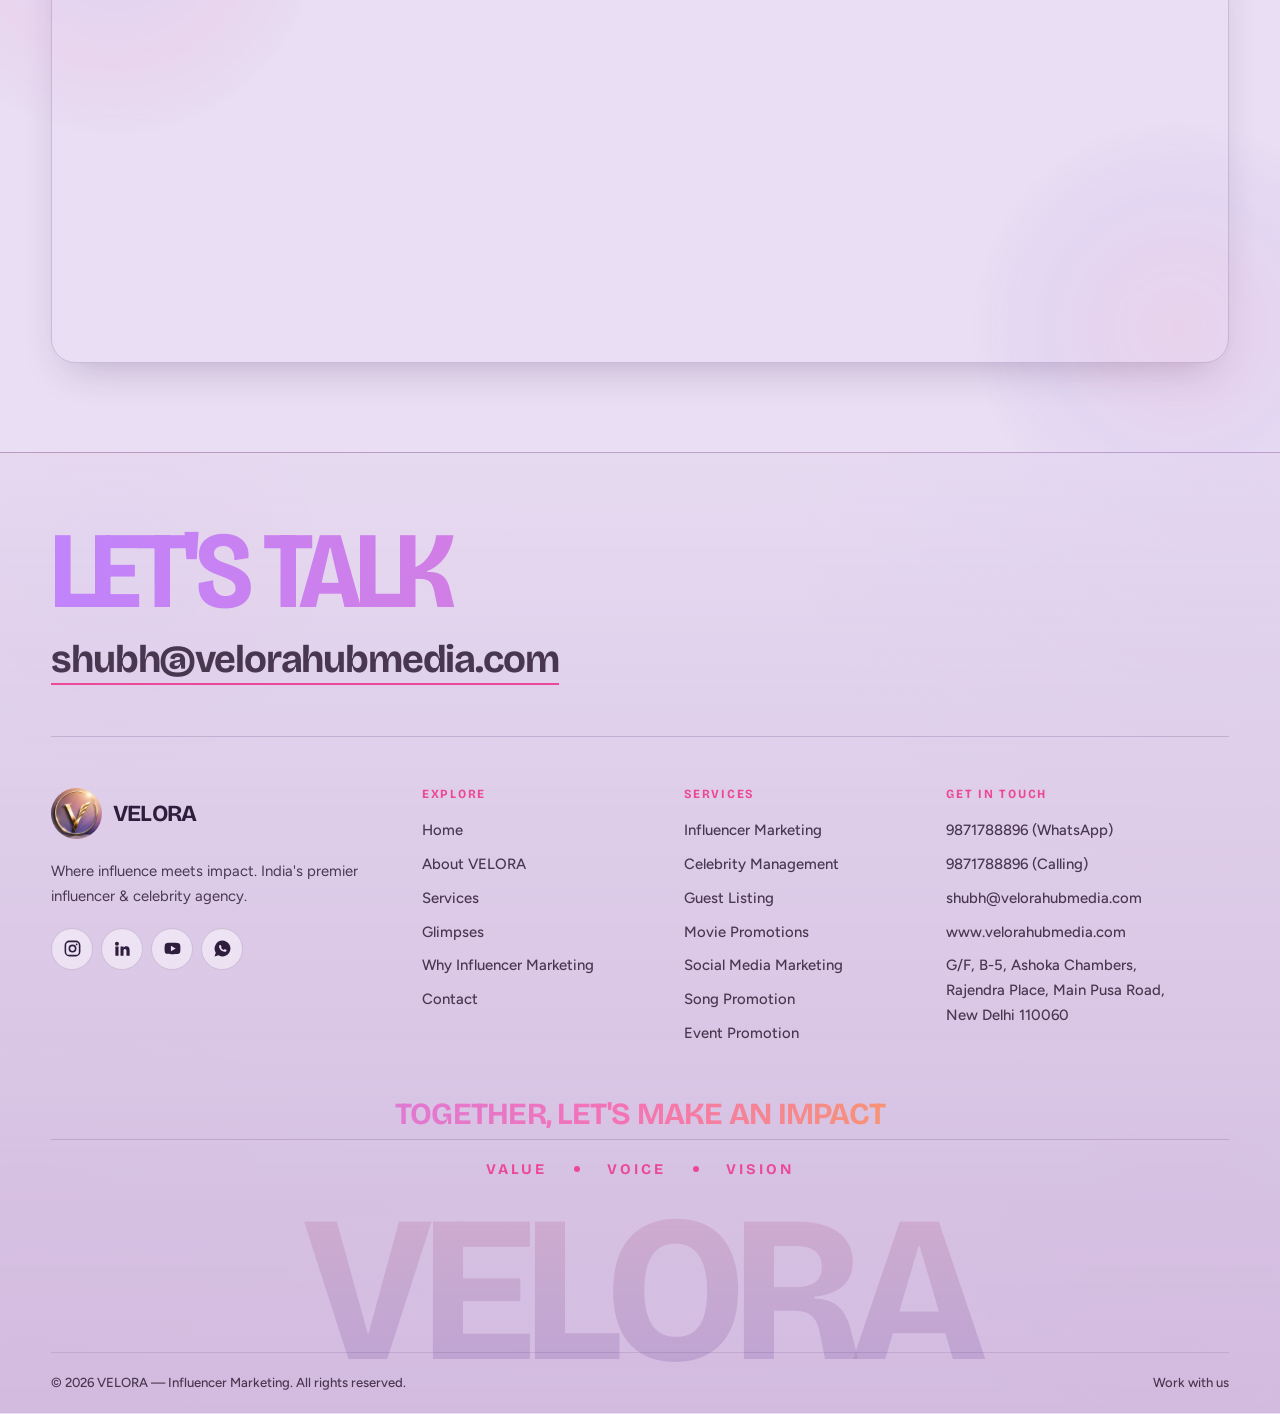
<file: contact.html>
<!DOCTYPE html>
<html lang="en">

<head>
  <meta charset="UTF-8">
  <meta name="viewport" content="width=device-width, initial-scale=1">
  <title>Contact VELORA | Start Your Influencer Marketing Campaign</title>
  <meta name="description"
    content="Get in touch with VELORA — WhatsApp & Call 9871788896, email shubh@velorahubmedia.com. Separate inquiry streams for Brands and Creators.">
  <meta name="theme-color" content="#8b5cf6">
  <link rel="icon" type="image/png" href="assets/favicon-96x96.png" sizes="96x96">
  <link rel="icon" type="image/png" href="assets/favicon-32x32.png" sizes="32x32">
  <link rel="shortcut icon" href="assets/favicon.ico">
  <link rel="apple-touch-icon" sizes="180x180" href="assets/apple-touch-icon.png">
  <link rel="manifest" href="site.webmanifest">
  <link rel="preconnect" href="https://fonts.googleapis.com">
  <link rel="preconnect" href="https://fonts.gstatic.com" crossorigin>
  <link
    href="https://fonts.googleapis.com/css2?family=Bricolage+Grotesque:opsz,wdth,wght@12..96,75..100,200..800&family=Figtree:ital,wght@0,300..900;1,300..900&display=swap"
    rel="stylesheet">
<link rel="stylesheet" href="style.css?v=20260828-scrollfix-2">
  <link rel="stylesheet" href="theme.css?v=20260826-1">
    <!-- Enables the section load-in in style.css section 40. Inline and in
         <head> on purpose: it must land before first paint so sections are
         never shown and then snapped to hidden, and if scripting is off the
         class never arrives and everything simply stays visible. -->
    <script>document.documentElement.classList.add('has-sectfx');</script>
</head>

<body>

  <div class="scroll-progress" aria-hidden="true"></div>

  <!-- ============ NAV ============ -->
  <header class="nav">
    <div class="nav-inner">
      <a class="brand" href="index.html" aria-label="VELORA home">
        <span class="brand-badge"><img src="assets/velora-emblem.png" alt=""></span>
        <span class="brand-word">VELORA</span>
      </a>

      <nav aria-label="Primary">
        <ul class="nav-menu">
          <li><a class="nav-link" href="index.html">Home</a></li>
          <li><a class="nav-link" href="about.html">About</a></li>
          <li>
            <a class="nav-link" href="services.html">Services <svg class="nav-caret" viewBox="0 0 24 24" fill="none"
                stroke="currentColor" stroke-width="2.5" stroke-linecap="round" stroke-linejoin="round">
                <path d="M6 9l6 6 6-6" />
              </svg></a>
            <div class="nav-sub">
              <a href="services.html#influencer">Influencer Marketing</a>
              <a href="services.html#celebrity">Celebrity Management</a>
              <a href="services.html#guest-listing">Guest Listing</a>
              <a href="services.html#movie">Movie Promotions</a>
              <a href="services.html#social">Social Media Marketing</a>
              <a href="services.html#song">Song Promotion</a>
              <a href="services.html#event">Event Promotion</a>
            </div>
          </li>
          <li><a class="nav-link" href="glimpses.html">Glimpses</a></li>
          <li><a class="nav-link" href="why-influencer-marketing.html">Why Influencer Marketing</a></li>
          <li><a class="nav-link" href="contact.html" aria-current="page">Contact</a></li>
        </ul>
      </nav>

      <div class="nav-cta">
        <div class="nav-icons">
          <a class="nav-ic" href="tel:+919871788896" aria-label="Call VELORA">
            <svg viewBox="0 0 24 24" fill="none" stroke="currentColor" stroke-width="2" stroke-linecap="round"
              stroke-linejoin="round">
              <path
                d="M22 16.9v3a2 2 0 0 1-2.2 2 19.8 19.8 0 0 1-8.6-3.1 19.5 19.5 0 0 1-6-6A19.8 19.8 0 0 1 2.1 4.2 2 2 0 0 1 4.1 2h3a2 2 0 0 1 2 1.7c.1 1 .4 1.9.7 2.8a2 2 0 0 1-.5 2.1L8.1 9.9a16 16 0 0 0 6 6l1.3-1.3a2 2 0 0 1 2.1-.4c.9.3 1.8.6 2.8.7a2 2 0 0 1 1.7 2z" />
            </svg>
          </a>
          <a class="nav-ic" href="https://www.instagram.com/" target="_blank" rel="noopener"
            aria-label="VELORA on Instagram">
            <svg viewBox="0 0 24 24" fill="none" stroke="currentColor" stroke-width="2">
              <rect x="3" y="3" width="18" height="18" rx="5" />
              <circle cx="12" cy="12" r="4" />
              <circle cx="17.2" cy="6.8" r="1.2" fill="currentColor" stroke="none" />
            </svg>
          </a>
        </div>
        <a class="btn btn-gold btn-sm magnetic" href="#enquiry">Start a Campaign</a>
        <button class="burger" aria-label="Menu" aria-expanded="false" aria-controls="drawer">
          <span></span><span></span><span></span>
        </button>
      </div>
    </div>
  </header>

  <div class="nav-drawer" id="drawer">
    <nav class="drawer-menu" aria-label="Mobile">
      <a href="index.html" style="--i:0"><small>01</small> Home</a>
      <a href="about.html" style="--i:1"><small>02</small> About</a>
      <a href="services.html" style="--i:2"><small>03</small> Services</a>
      <a href="glimpses.html" style="--i:3"><small>04</small> Glimpses</a>
      <a href="why-influencer-marketing.html" style="--i:4"><small>05</small> Why Influencer Marketing</a>
      <a href="contact.html" style="--i:5"><small>06</small> Contact</a>
    </nav>
    <div class="drawer-foot">
      <a href="tel:+919871788896">+91 98717 88896</a>
      <a href="mailto:shubh@velorahubmedia.com">shubh@velorahubmedia.com</a>
      <a href="https://www.velorahubmedia.com" target="_blank" rel="noopener">www.velorahubmedia.com</a>
    </div>
  </div>

  <main>

    <!-- ============ PAGE HEAD ============ -->
    <section class="page-head">
      <div class="shell">
        <p class="breadcrumb"><a href="index.html">Home</a> / <span>Contact</span></p>
        <p class="eyebrow" data-reveal>Get In Touch</p>
        <h1 class="display-1" data-reveal style="--d:60ms">Let's <span class="gold-solid">Connect</span></h1>
        <div class="rule left" data-reveal><span class="spark"></span></div>
        <p class="lead" data-reveal style="--d:120ms">
          Whether you are a brand looking to scale ROI with top creators or a creator wanting to join our 50,000+
          roster, we're ready to partner with you.
        </p>
      </div>
      <span class="watermark" aria-hidden="true">V</span>
    </section>

    <div class="vvv">Value <i></i> Voice <i></i> Vision</div>

    <!-- ============ DUAL CONTACT FORM ============ -->
    <section class="section" id="enquiry">
      <div class="shell">
        <div class="form-wrap" data-reveal>
          <div>
            <p class="eyebrow">Direct Channels</p>
            <h2 class="display-3">Start With<br><span class="gold-solid">A Conversation</span></h2>
            <div class="rule left"><span class="spark"></span></div>

            <div class="contact-list">
              <a class="contact-row" href="https://wa.me/919871788896?text=Hi%20VELORA%2C%20I%20would%20like%20to%20inquire%20about%20your%20services." target="_blank" rel="noopener">
                <span class="ic"><svg viewBox="0 0 24 24" fill="currentColor">
                    <path
                      d="M12 2a10 10 0 0 0-8.5 15.2L2 22l4.9-1.4A10 10 0 1 0 12 2zm-2.8 5.9h.4c.2 0 .3 0 .5.4l.6 1.5c.1.2.1.3 0 .5l-.4.5c-.1.1-.2.2-.1.4.2.2.6.9 1.3 1.5.9.8 1.7 1.1 1.9 1.2.2.1.4.1.5-.1l.7-.9c.1-.2.3-.2.5-.1l1.5.7c.2.1.4.2.4.3.1.1.1.6-.1 1.2-.2.6-1.2 1.2-1.7 1.2-.4 0-.8.1-2.7-.6-2.3-.9-3.7-3.2-3.8-3.4-.1-.2-1-1.4-1-2.5s.6-1.7.9-2c.2-.3.5-.3.7-.3z" />
                  </svg></span>
                <span><small>WhatsApp (Instant)</small><strong>9871788896</strong></span>
              </a>
              <a class="contact-row" href="tel:+919871788896">
                <span class="ic"><svg viewBox="0 0 24 24" fill="none" stroke="currentColor" stroke-width="1.8">
                    <path
                      d="M6.5 3.5h3l1.5 4-2 1.5a11 11 0 0 0 6 6l1.5-2 4 1.5v3a2 2 0 0 1-2.2 2A16.5 16.5 0 0 1 4.5 5.7 2 2 0 0 1 6.5 3.5z" />
                  </svg></span>
                <span><small>Call Direct</small><strong>9871788896</strong></span>
              </a>
              <a class="contact-row" href="mailto:shubh@velorahubmedia.com">
                <span class="ic"><svg viewBox="0 0 24 24" fill="none" stroke="currentColor" stroke-width="1.8">
                    <rect x="2.5" y="5" width="19" height="14" rx="2.5" />
                    <path d="m3.5 7 8.5 6 8.5-6" />
                  </svg></span>
                <span><small>Email</small><strong>shubh@velorahubmedia.com</strong></span>
              </a>
              <a class="contact-row" href="https://maps.google.com/?q=Ashoka+Chambers+Rajendra+Place+New+Delhi+110060"
                target="_blank" rel="noopener">
                <span class="ic"><svg viewBox="0 0 24 24" fill="none" stroke="currentColor" stroke-width="1.8">
                    <path d="M12 21.5s7-6.2 7-11a7 7 0 1 0-14 0c0 4.8 7 11 7 11z" />
                    <circle cx="12" cy="10.5" r="2.6" />
                  </svg></span>
                <span><small>Headquarters</small><strong>G/F, B-5, Ashoka Chambers,<br>Rajendra Place, Main Pusa
                    Road,<br>New Delhi 110060</strong></span>
              </a>
            </div>

            <p class="script" style="margin-top:2rem">Together, let's make an impact</p>
          </div>

          <form class="form" id="velora-form" novalidate>
            <!-- Role Switcher Toggle -->
            <div class="form-toggle-wrap">
              <button type="button" class="form-toggle-btn active" data-role="brand">I'm a Brand</button>
              <button type="button" class="form-toggle-btn" data-role="creator">I'm a Creator</button>
            </div>

            <!-- Shared Inputs -->
            <div class="field">
              <label for="name">Full Name*</label>
              <input id="name" name="name" type="text" autocomplete="name" placeholder="Your name" required>
              <span class="err">Please enter your name.</span>
            </div>
            <div class="field">
              <label for="email">Work Email*</label>
              <input id="email" name="email" type="email" autocomplete="email" placeholder="you@domain.com" required>
              <span class="err">Please enter a valid email.</span>
            </div>
            <div class="field">
              <label for="phone">Phone / WhatsApp*</label>
              <input id="phone" name="phone" type="tel" autocomplete="tel" placeholder="+91 00000 00000" required>
              <span class="err">Please enter a valid phone number.</span>
            </div>

            <!-- BRAND ONLY FIELDS -->
            <div class="field" data-for-role="brand">
              <label for="company">Company / Brand Name*</label>
              <input id="company" name="company" type="text" autocomplete="organization"
                placeholder="Your Brand / Company" required>
              <span class="err">Please enter your company name.</span>
            </div>

            <div class="field wide" data-for-role="brand">
              <label for="service">Service Required*</label>
              <select id="service" name="service" required>
                <option value="" disabled selected>Select a service</option>
                <option value="Influencer Marketing">Influencer Marketing</option>
                <option value="Celebrity Management">Artist / Celebrity Management</option>
                <option value="Guest Listing">Guest Listing &amp; VIP Access</option>
                <option value="Movie Promotions">Movie Promotions</option>
                <option value="Social Media Marketing">Social Media Marketing</option>
                <option value="Song Promotion">Song Promotion</option>
                <option value="Event Promotion">Event Promotion</option>
              </select>
              <span class="err">Please choose a service.</span>
            </div>

            <div class="field wide" data-for-role="brand">
              <label for="budget">Budget Range*</label>
              <select id="budget" name="budget" required>
                <option value="" disabled selected>Select your budget</option>
                <option>Starting Barter / Under &#8377;1,00,000</option>
                <option>&#8377;1,00,000 – &#8377;3,00,000</option>
                <option>&#8377;3,00,000 – &#8377;10,00,000</option>
                <option>&#8377;10,00,000 – &#8377;25,00,000</option>
                <option>&#8377;25,00,000 – &#8377;50,00,000+</option>
              </select>
              <span class="err">Please select a budget range.</span>
            </div>

            <!-- CREATOR ONLY FIELDS -->
            <div class="field" data-for-role="creator" style="display:none;">
              <label for="creator_handle">Instagram / YouTube Handle*</label>
              <input id="creator_handle" name="creator_handle" type="text" placeholder="@yourhandle / Channel link"
                required>
              <span class="err">Please enter your profile handle.</span>
            </div>

            <div class="field wide" data-for-role="creator" style="display:none;">
              <label for="creator_tier">Follower Tier*</label>
              <select id="creator_tier" name="creator_tier" required>
                <option value="" disabled selected>Select your follower tier</option>
                <option>Nano Creator (1K – 10K followers)</option>
                <option>Micro Creator (10K – 100K followers)</option>
                <option>Mid-Tier Creator (100K – 500K followers)</option>
                <option>Macro Creator (500K – 1M followers)</option>
                <option>Celebrity Creator (1M+ followers)</option>
              </select>
              <span class="err">Please select your follower tier.</span>
            </div>

            <div class="field wide" data-for-role="creator" style="display:none;">
              <label for="creator_collab_type">Collaboration Preference</label>
              <select id="creator_collab_type" name="creator_collab_type">
                <option>Paid Brand Reels &amp; Dedicated Videos</option>
                <option>Song / Audio Hook Trends</option>
                <option>Red Carpets, Movie Screenings &amp; Event Invites</option>
                <option>Long-Term Brand Ambassador</option>
                <option>Barter / Product Seeding</option>
              </select>
            </div>

            <!-- Shared Message Area -->
            <div class="field wide" data-for-role="both">
              <label for="message">Your Message / Timeline*</label>
              <textarea id="message" name="message" rows="4"
                placeholder="Tell us about your brand goals, target timeline, or creator details." required></textarea>
              <span class="err">Please tell us a little about your requirement.</span>
            </div>

            <div class="form-status" role="status" aria-live="polite"></div>

            <button class="btn btn-gold btn-block magnetic" type="submit" style="grid-column:1/-1">
              Send Enquiry
              <svg viewBox="0 0 24 24" fill="none" stroke="currentColor" stroke-width="1.7" stroke-linecap="round"
                stroke-linejoin="round">
                <path d="M5 12h14M13 6l6 6-6 6" />
              </svg>
            </button>
          </form>
        </div>
      </div>
    </section>

    <!-- ============ MAP ============ -->
    <section class="section" style="padding-top:0">
      <div class="shell">
        <div class="section-head">
          <p class="eyebrow" data-reveal>Visit Us</p>
          <h2 class="display-3" data-reveal style="--d:60ms">Rajendra Place,<br><span class="gold-solid">New Delhi</span></h2>
        </div>
        <div class="map-frame" data-reveal="zoom">
          <iframe title="VELORA office location — Ashoka Chambers, Rajendra Place, New Delhi"
            src="https://www.google.com/maps?q=Ashoka%20Chambers%2C%20Rajendra%20Place%2C%20Main%20Pusa%20Road%2C%20New%20Delhi%20110060&output=embed"
            loading="lazy" referrerpolicy="no-referrer-when-downgrade" allowfullscreen></iframe>
        </div>
      </div>
    </section>

  </main>

  <!-- ============ QYOU-INSPIRED FOOTER WITH AMBIENT VIDEO ============ -->
  <footer class="footer">
    <div class="footer-video-wrap" aria-hidden="true">
      <video src="assets/showreel.mp4" muted loop playsinline autoplay preload="none" data-bg-video></video>
    </div>

    <div class="shell">
      <div class="footer-shout" data-reveal>
        <h2 class="gold-text">Let's Talk</h2>
        <a class="footer-mail" href="mailto:shubh@velorahubmedia.com">shubh@velorahubmedia.com</a>
      </div>

      <div class="footer-grid">
        <div class="footer-brand">
          <a class="brand footer-logo" href="index.html" aria-label="VELORA home" style="margin-bottom: 1.2rem;">
            <span class="brand-badge"><img src="assets/velora-emblem.png" alt="VELORA"></span>
            <span class="brand-word">VELORA</span>
          </a>
          <p>Where influence meets impact. India's premier influencer &amp; celebrity agency.</p>
          <div class="socials">
            <a href="https://www.instagram.com/" target="_blank" rel="noopener" aria-label="Instagram">
              <svg viewBox="0 0 24 24" fill="none" stroke="currentColor" stroke-width="2">
                <rect x="3" y="3" width="18" height="18" rx="5" />
                <circle cx="12" cy="12" r="4" />
                <circle cx="17.2" cy="6.8" r="1.1" fill="currentColor" stroke="none" />
              </svg>
            </a>
            <a href="https://linkedin.com" target="_blank" rel="noopener" aria-label="LinkedIn">
              <svg viewBox="0 0 24 24" fill="currentColor">
                <path
                  d="M4.98 3.5A2.5 2.5 0 1 0 5 8.5a2.5 2.5 0 0 0 0-5zM3 9.5h4V21H3zM9.5 9.5h3.8v1.6c.6-1 1.9-1.9 3.7-1.9 2.7 0 4 1.7 4 5V21h-4v-6c0-1.5-.6-2.4-1.9-2.4-1.1 0-1.8.8-1.8 2.4V21h-3.8z" />
              </svg>
            </a>
            <a href="https://youtube.com" target="_blank" rel="noopener" aria-label="YouTube">
              <svg viewBox="0 0 24 24" fill="currentColor">
                <path
                  d="M21.6 7.2a2.7 2.7 0 0 0-1.9-1.9C18 4.8 12 4.8 12 4.8s-6 0-7.7.5A2.7 2.7 0 0 0 2.4 7.2C2 8.9 2 12 2 12s0 3.1.4 4.8a2.7 2.7 0 0 0 1.9 1.9c1.7.5 7.7.5 7.7.5s6 0 7.7-.5a2.7 2.7 0 0 0 1.9-1.9c.4-1.7.4-4.8.4-4.8s0-3.1-.4-4.8zM10 15.5v-7l6 3.5z" />
              </svg>
            </a>
            <a href="https://wa.me/919871788896?text=Hi%20VELORA%2C%20I%20would%20like%20to%20inquire%20about%20your%20services." target="_blank" rel="noopener" aria-label="WhatsApp">
              <svg viewBox="0 0 24 24" fill="currentColor">
                <path
                  d="M12 2a10 10 0 0 0-8.5 15.2L2 22l4.9-1.4A10 10 0 1 0 12 2zm-2.8 5.9h.4c.2 0 .3 0 .5.4l.6 1.5c.1.2.1.3 0 .5l-.4.5c-.1.1-.2.2-.1.4.2.2.6.9 1.3 1.5.9.8 1.7 1.1 1.9 1.2.2.1.4.1.5-.1l.7-.9c.1-.2.3-.2.5-.1l1.5.7c.2.1.4.2.4.3.1.1.1.6-.1 1.2-.2.6-1.2 1.2-1.7 1.2-.4 0-.8.1-2.7-.6-2.3-.9-3.7-3.2-3.8-3.4-.1-.2-1-1.4-1-2.5s.6-1.7.9-2c.2-.3.5-.3.7-.3z" />
              </svg>
            </a>
          </div>
        </div>

        <div>
          <h5>Explore</h5>
          <div class="footer-links">
            <a href="index.html">Home</a>
            <a href="about.html">About VELORA</a>
            <a href="services.html">Services</a>
            <a href="glimpses.html">Glimpses</a>
            <a href="why-influencer-marketing.html">Why Influencer Marketing</a>
            <a href="contact.html">Contact</a>
          </div>
        </div>

        <div>
          <h5>Services</h5>
          <div class="footer-links">
            <a href="services.html#influencer">Influencer Marketing</a>
            <a href="services.html#celebrity">Celebrity Management</a>
            <a href="services.html#guest-listing">Guest Listing</a>
            <a href="services.html#movie">Movie Promotions</a>
            <a href="services.html#social">Social Media Marketing</a>
            <a href="services.html#song">Song Promotion</a>
            <a href="services.html#event">Event Promotion</a>
          </div>
        </div>

        <div>
          <h5>Get In Touch</h5>
          <div class="footer-links">
            <a href="https://wa.me/919871788896?text=Hi%20VELORA%2C%20I%20would%20like%20to%20inquire%20about%20your%20services." target="_blank" rel="noopener">9871788896 (WhatsApp)</a>
            <a href="tel:+919871788896">9871788896 (Calling)</a>
            <a href="mailto:shubh@velorahubmedia.com">shubh@velorahubmedia.com</a>
            <a href="https://www.velorahubmedia.com" target="_blank" rel="noopener">www.velorahubmedia.com</a>
            <a href="https://maps.google.com/?q=Ashoka+Chambers+Rajendra+Place+New+Delhi+110060"
              target="_blank" rel="noopener">G/F, B-5, Ashoka Chambers,<br>Rajendra Place, Main Pusa
              Road,<br>New Delhi 110060</a>
          </div>
        </div>
      </div>

      <div class="footer-script">
        <p class="script">Together, let's make an impact</p>
      </div>

      <div class="vvv">Value <i></i> Voice <i></i> Vision</div>

      <span class="footer-mega" aria-hidden="true">VELORA</span>

      <div class="footer-bottom">
        <span>&copy; <span data-year>2026</span> VELORA — Influencer Marketing. All rights reserved.</span>
        <span><a href="contact.html">Work with us</a></span>
      </div>
    </div>
  </footer>

  <div class="floats">
    <a class="float-btn wa" href="https://wa.me/919871788896?text=Hi%20VELORA%2C%20I%20would%20like%20to%20inquire%20about%20your%20services." target="_blank" rel="noopener"
      aria-label="Chat on WhatsApp">
      <svg viewBox="0 0 24 24" fill="currentColor">
        <path
          d="M12 2a10 10 0 0 0-8.5 15.2L2 22l4.9-1.4A10 10 0 1 0 12 2zm-2.8 5.9h.4c.2 0 .3 0 .5.4l.6 1.5c.1.2.1.3 0 .5l-.4.5c-.1.1-.2.2-.1.4.2.2.6.9 1.3 1.5.9.8 1.7 1.1 1.9 1.2.2.1.4.1.5-.1l.7-.9c.1-.2.3-.2.5-.1l1.5.7c.2.1.4.2.4.3.1.1.1.6-.1 1.2-.2.6-1.2 1.2-1.7 1.2-.4 0-.8.1-2.7-.6-2.3-.9-3.7-3.2-3.8-3.4-.1-.2-1-1.4-1-2.5s.6-1.7.9-2c.2-.3.5-.3.7-.3z" />
      </svg>
    </a>
    <button class="float-btn top" aria-label="Back to top">
      <svg viewBox="0 0 24 24" fill="none" stroke="currentColor" stroke-width="1.8" stroke-linecap="round"
        stroke-linejoin="round">
        <path d="M12 19V5M6 11l6-6 6 6" />
      </svg>
    </button>
  </div>

  <script src="script.js"></script>
</body>

</html>
</file>
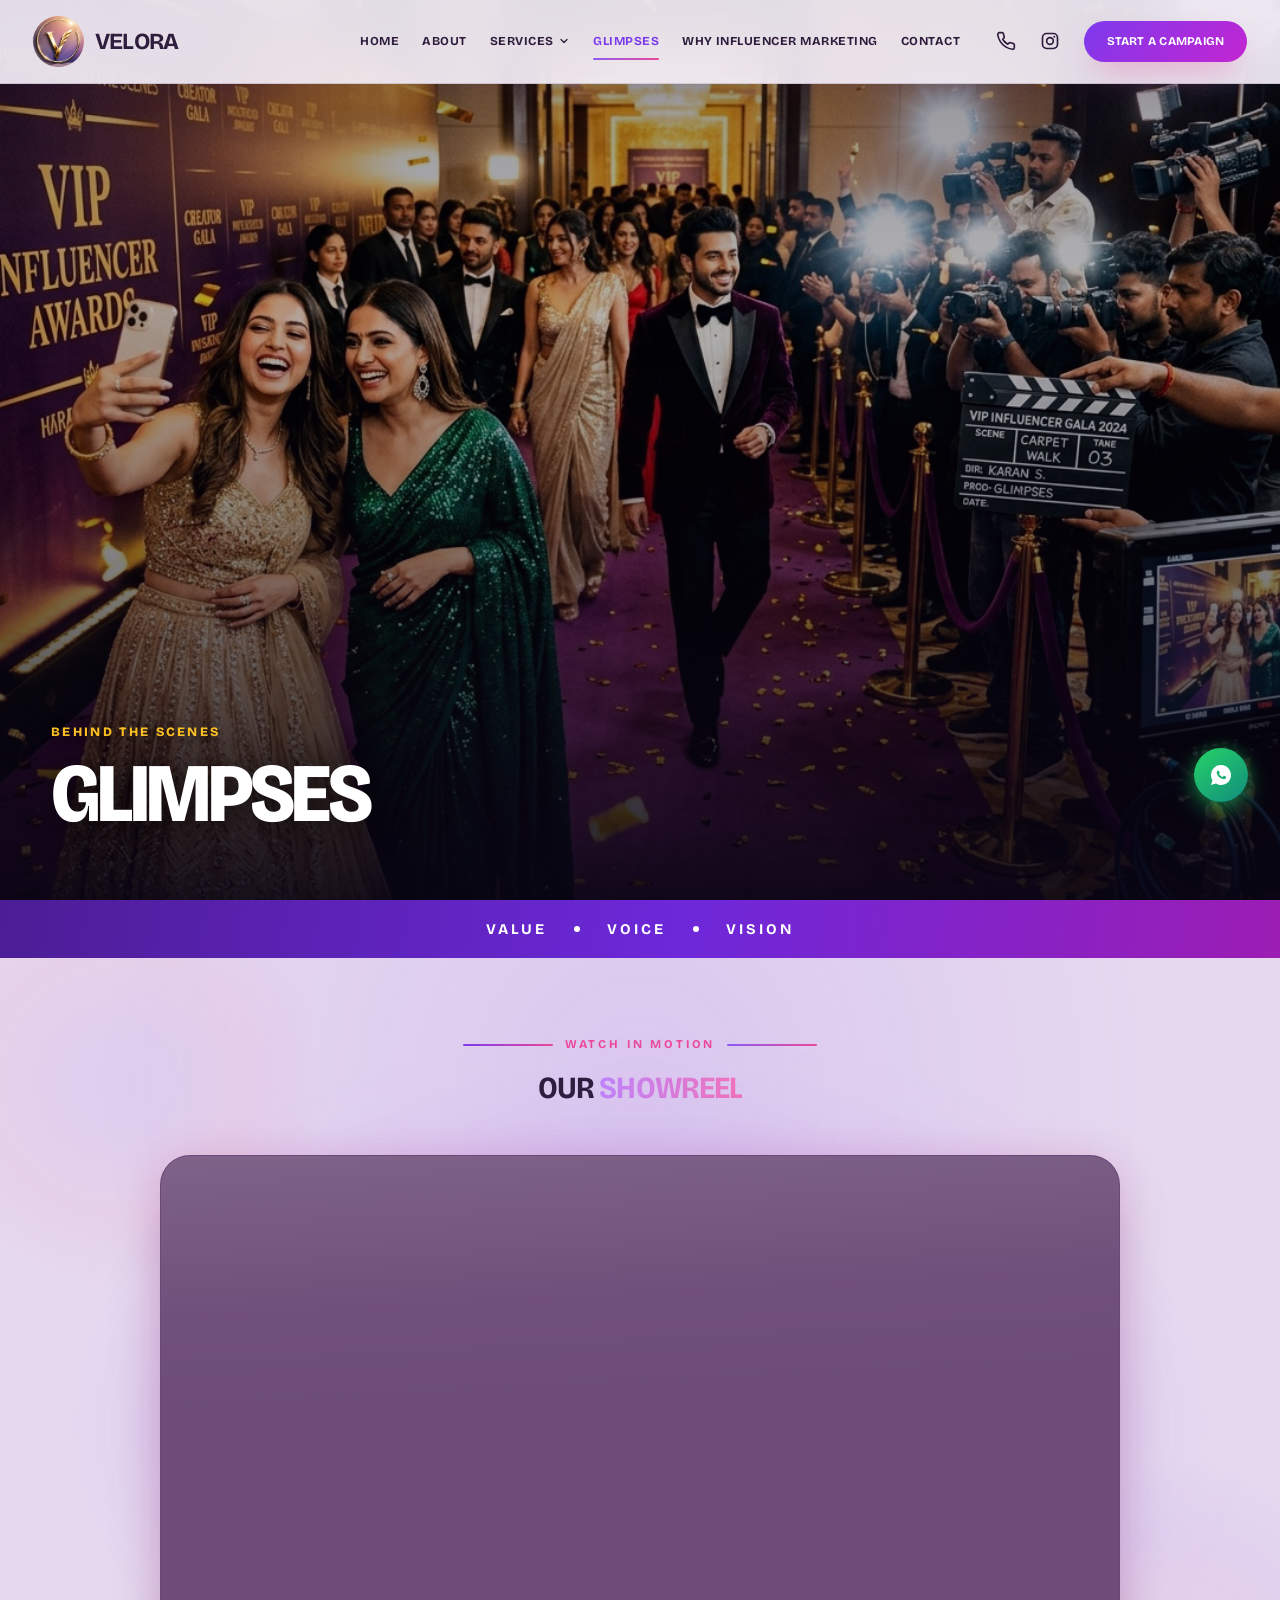
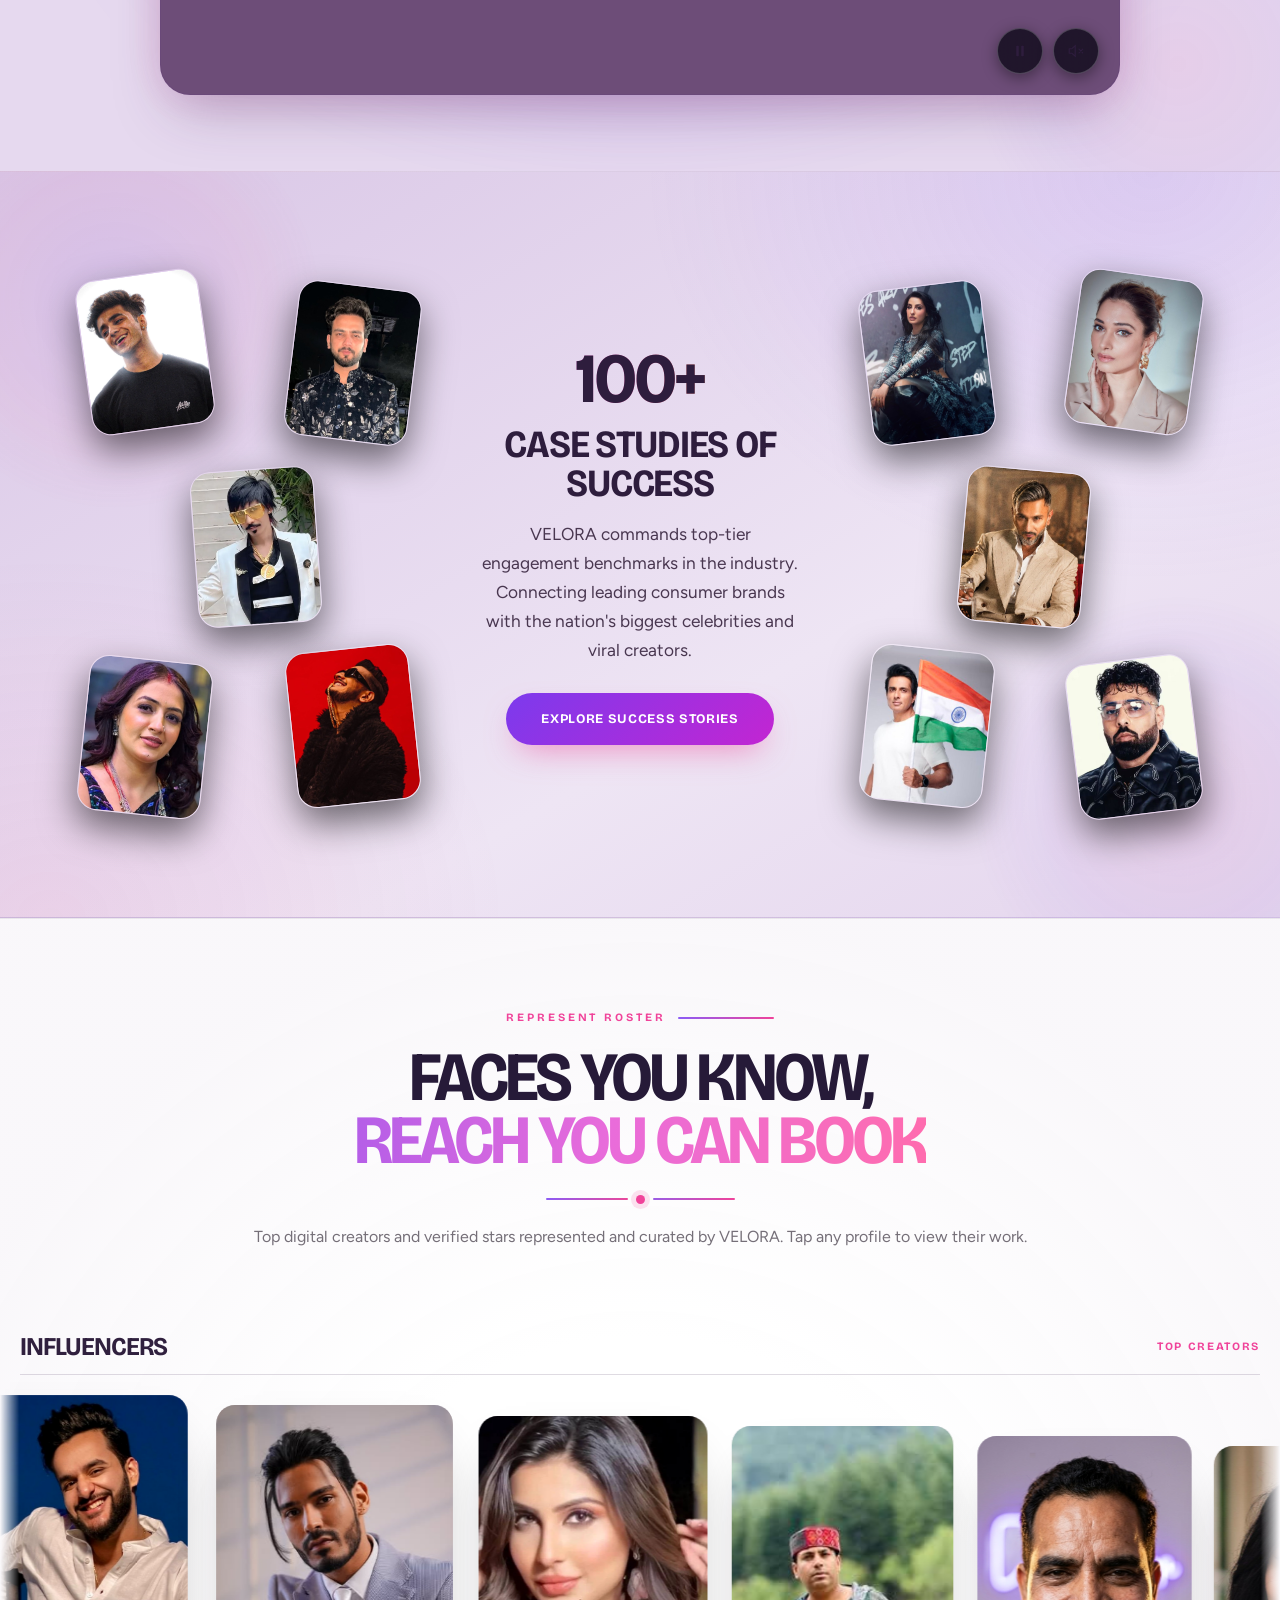
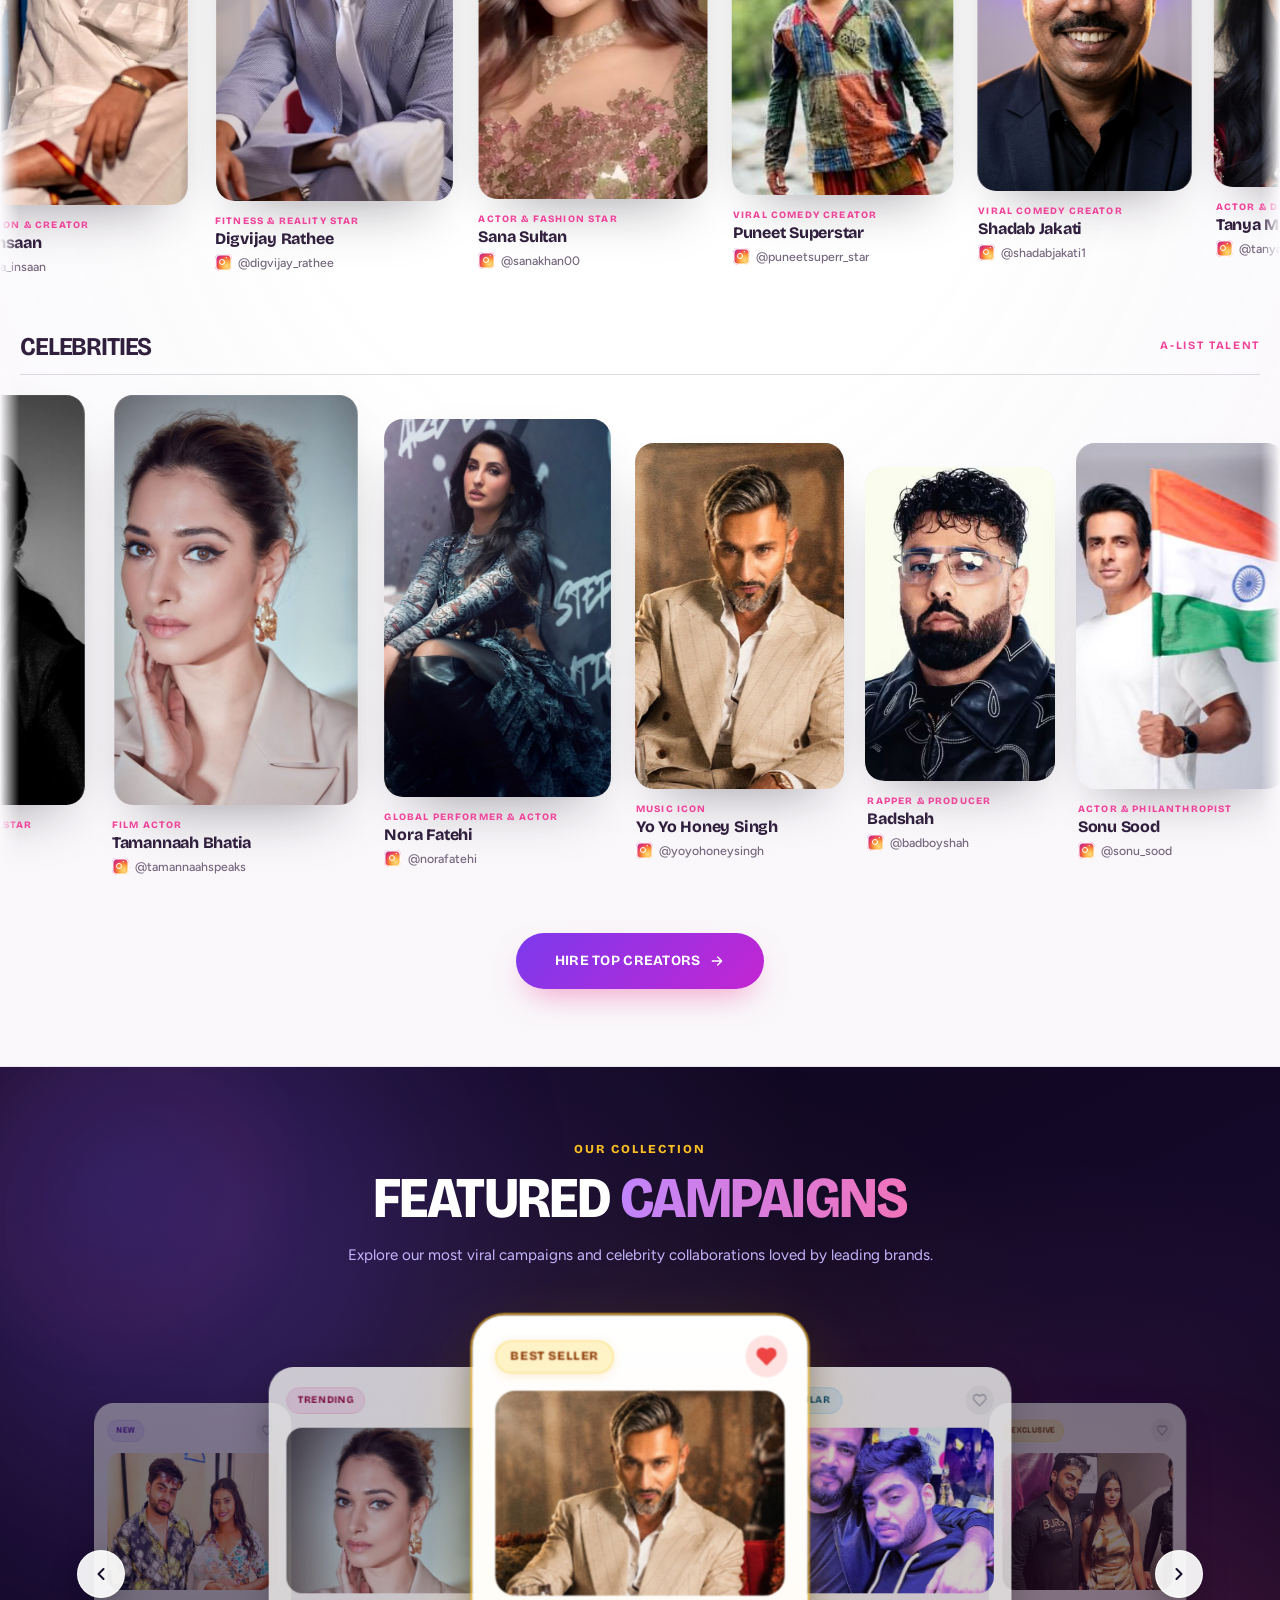
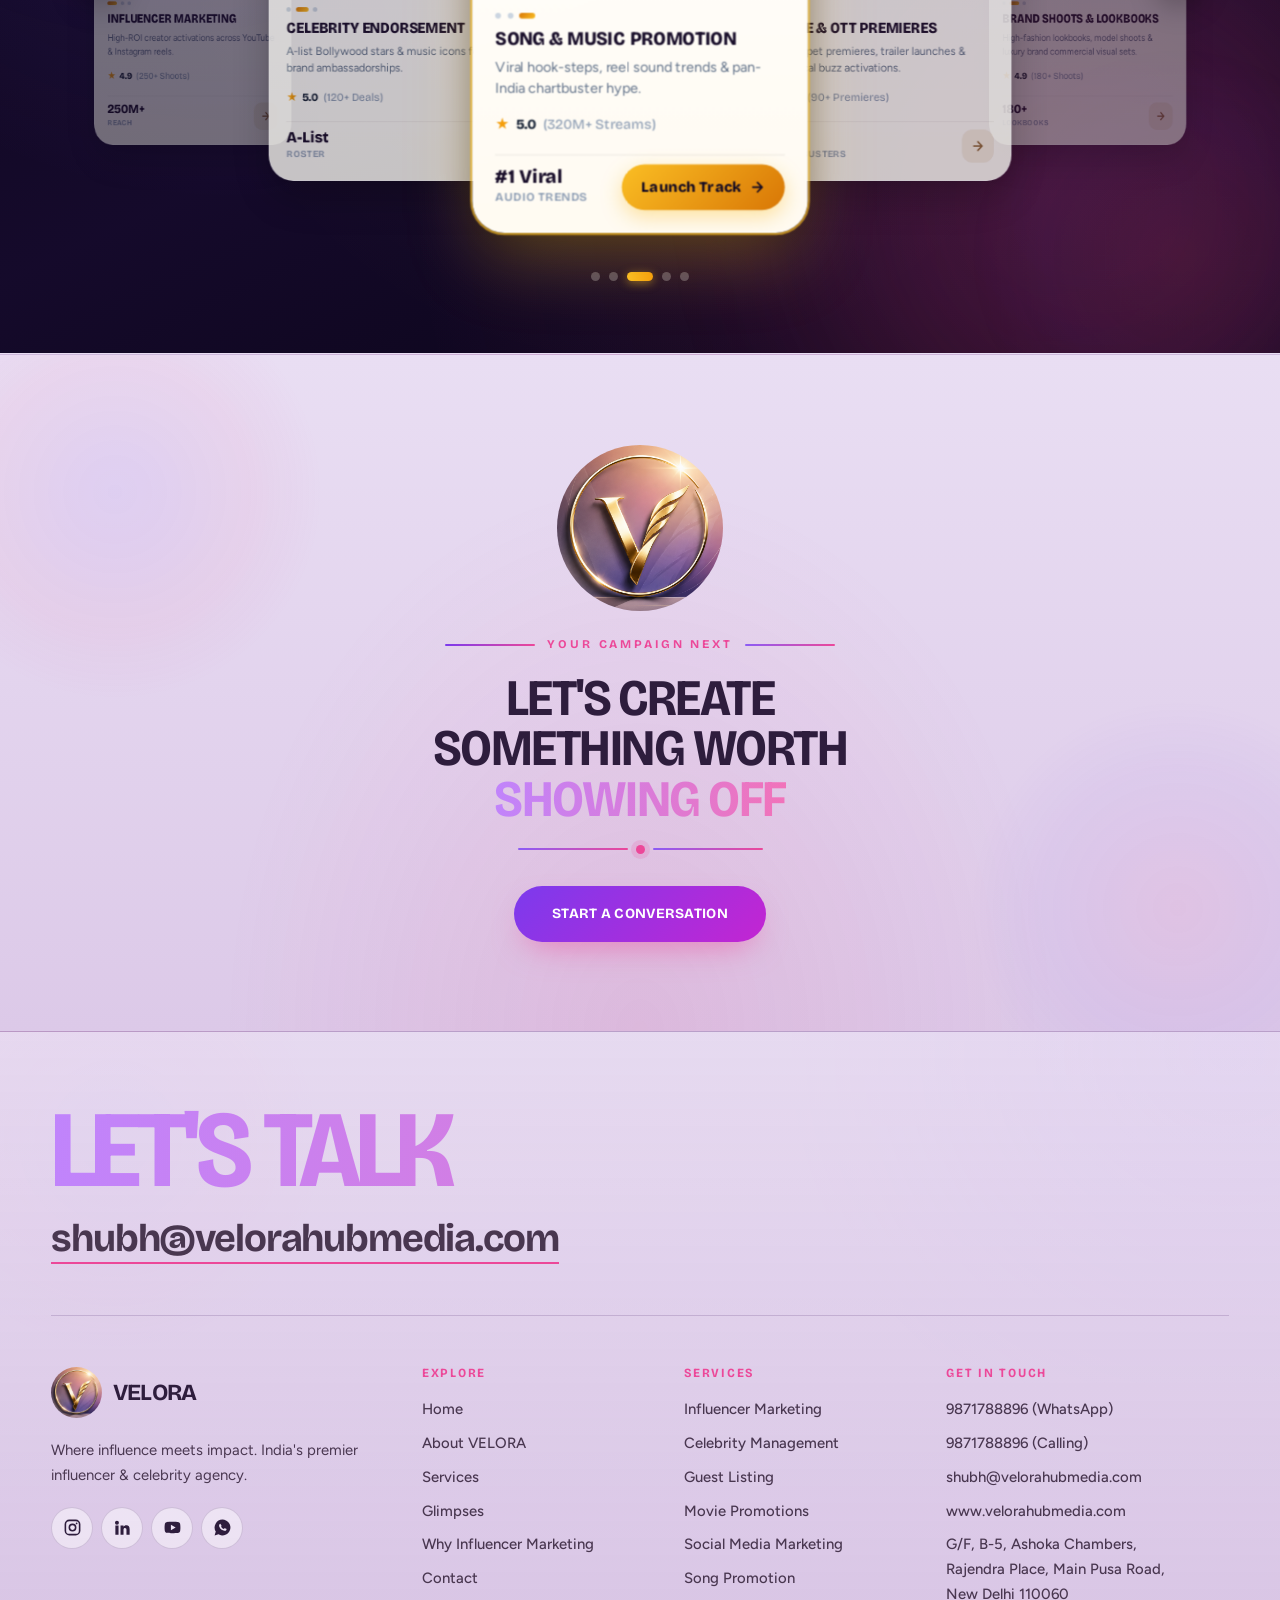
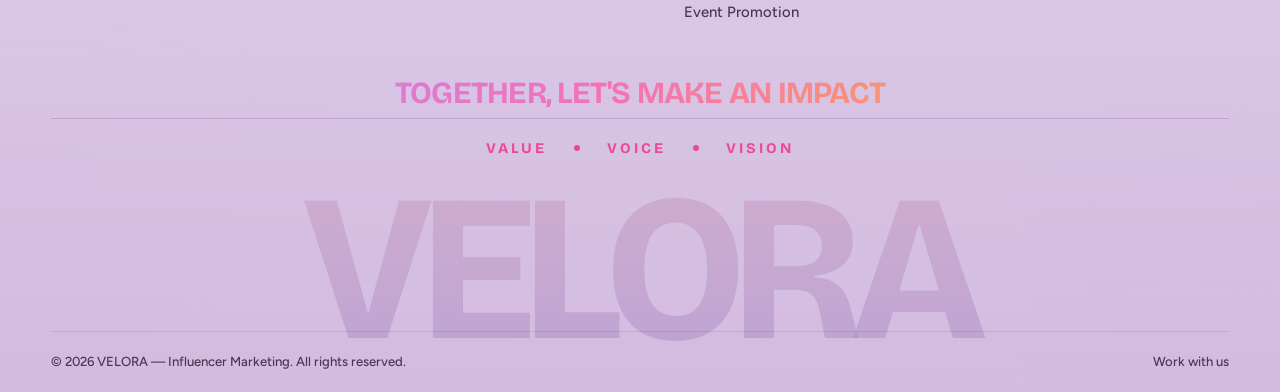
<file: glimpses.html>
<!DOCTYPE html>
<html lang="en">

<head>
  <meta charset="UTF-8">
  <meta name="viewport" content="width=device-width, initial-scale=1">
  <title>Glimpses | VELORA Campaigns, Shoots &amp; Activations</title>
  <meta name="description"
    content="Some glimpses from VELORA — campaign shoots, influencer events, celebrity collaborations and brand activations we have brought to life.">
  <meta name="theme-color" content="#8b5cf6">
  <link rel="icon" type="image/png" href="assets/favicon-96x96.png" sizes="96x96">
  <link rel="icon" type="image/png" href="assets/favicon-32x32.png" sizes="32x32">
  <link rel="shortcut icon" href="assets/favicon.ico">
  <link rel="apple-touch-icon" sizes="180x180" href="assets/apple-touch-icon.png">
  <link rel="manifest" href="site.webmanifest">
  <link rel="preconnect" href="https://fonts.googleapis.com">
  <link rel="preconnect" href="https://fonts.gstatic.com" crossorigin>
  <link
    href="https://fonts.googleapis.com/css2?family=Bricolage+Grotesque:opsz,wdth,wght@12..96,75..100,200..800&family=Figtree:ital,wght@0,300..900;1,300..900&display=swap"
    rel="stylesheet">
<link rel="stylesheet" href="style.css?v=20260904-scroll">
  <link rel="stylesheet" href="theme.css?v=20260904-scroll">
    <!-- Enables the section load-in in style.css section 40. Inline and in
         <head> on purpose: it must land before first paint so sections are
         never shown and then snapped to hidden, and if scripting is off the
         class never arrives and everything simply stays visible. -->
    <script>document.documentElement.classList.add('has-sectfx');</script>
</head>

<body>

  <div class="scroll-progress" aria-hidden="true"></div>

  <!-- ============ NAV ============ -->
  <header class="nav">
    <div class="nav-inner">
      <a class="brand" href="index.html" aria-label="VELORA home">
        <span class="brand-badge"><img src="assets/velora-emblem.png" alt=""></span>
        <span class="brand-word">VELORA</span>
      </a>

      <nav aria-label="Primary">
        <ul class="nav-menu">
          <li><a class="nav-link" href="index.html">Home</a></li>
          <li><a class="nav-link" href="about.html">About</a></li>
          <li>
            <a class="nav-link" href="services.html">Services <svg class="nav-caret" viewBox="0 0 24 24" fill="none"
                stroke="currentColor" stroke-width="2.5" stroke-linecap="round" stroke-linejoin="round">
                <path d="M6 9l6 6 6-6" />
              </svg></a>
            <div class="nav-sub">
              <a href="services.html#influencer">Influencer Marketing</a>
              <a href="services.html#celebrity">Celebrity Management</a>
              <a href="services.html#guest-listing">Guest Listing</a>
              <a href="services.html#movie">Movie Promotions</a>
              <a href="services.html#social">Social Media Marketing</a>
              <a href="services.html#song">Song Promotion</a>
              <a href="services.html#event">Event Promotion</a>
            </div>
          </li>
          <li><a class="nav-link" href="glimpses.html" aria-current="page">Glimpses</a></li>
          <li><a class="nav-link" href="why-influencer-marketing.html">Why Influencer Marketing</a></li>
          <li><a class="nav-link" href="contact.html">Contact</a></li>
        </ul>
      </nav>

      <div class="nav-cta">
        <div class="nav-icons">
          <a class="nav-ic" href="tel:+919871788896" aria-label="Call VELORA">
            <svg viewBox="0 0 24 24" fill="none" stroke="currentColor" stroke-width="2" stroke-linecap="round"
              stroke-linejoin="round">
              <path
                d="M22 16.9v3a2 2 0 0 1-2.2 2 19.8 19.8 0 0 1-8.6-3.1 19.5 19.5 0 0 1-6-6A19.8 19.8 0 0 1 2.1 4.2 2 2 0 0 1 4.1 2h3a2 2 0 0 1 2 1.7c.1 1 .4 1.9.7 2.8a2 2 0 0 1-.5 2.1L8.1 9.9a16 16 0 0 0 6 6l1.3-1.3a2 2 0 0 1 2.1-.4c.9.3 1.8.6 2.8.7a2 2 0 0 1 1.7 2z" />
            </svg>
          </a>
          <a class="nav-ic" href="https://www.instagram.com/" target="_blank" rel="noopener"
            aria-label="VELORA on Instagram">
            <svg viewBox="0 0 24 24" fill="none" stroke="currentColor" stroke-width="2">
              <rect x="3" y="3" width="18" height="18" rx="5" />
              <circle cx="12" cy="12" r="4" />
              <circle cx="17.2" cy="6.8" r="1.2" fill="currentColor" stroke="none" />
            </svg>
          </a>
        </div>
        <a class="btn btn-gold btn-sm magnetic" href="contact.html">Start a Campaign</a>
        <button class="burger" aria-label="Menu" aria-expanded="false" aria-controls="drawer">
          <span></span><span></span><span></span>
        </button>
      </div>
    </div>
  </header>

  <div class="nav-drawer" id="drawer">
    <nav class="drawer-menu" aria-label="Mobile">
      <a href="index.html" style="--i:0"><small>01</small> Home</a>
      <a href="about.html" style="--i:1"><small>02</small> About</a>
      <a href="services.html" style="--i:2"><small>03</small> Services</a>
      <a href="glimpses.html" style="--i:3"><small>04</small> Glimpses</a>
      <a href="why-influencer-marketing.html" style="--i:4"><small>05</small> Why Influencer Marketing</a>
      <a href="contact.html" style="--i:5"><small>06</small> Contact</a>
    </nav>
    <div class="drawer-foot">
      <a href="tel:+919871788896">+91 98717 88896</a>
      <a href="mailto:shubh@velorahubmedia.com">shubh@velorahubmedia.com</a>
      <a href="https://www.velorahubmedia.com" target="_blank" rel="noopener">www.velorahubmedia.com</a>
    </div>
  </div>

  <main>

    <!-- ============ 16:9 FULL-WIDTH CINEMATIC PAGE BANNER ============ -->
    <section class="page-banner-section" aria-label="Glimpses Page Banner">
      <div class="page-banner-frame" data-reveal>
        <img src="assets/glimpses-banner.jpg" alt="VELORA VIP Influencer Gala and Behind The Scenes Production" class="page-banner-img" loading="eager">
        <div class="page-banner-overlay" aria-hidden="true"></div>
        <div class="page-banner-content">
          <div class="shell" style="text-align:left">
            <p class="page-banner-eyebrow">BEHIND THE SCENES</p>
            <h1 class="page-banner-title">Glimpses</h1>
          </div>
        </div>
      </div>
    </section>

    <div class="vvv">Value <i></i> Voice <i></i> Vision</div>

    <!-- ============ SHOWREEL (EMBEDDED FLOATING ROUNDED RECTANGLE) ============ -->
    <section class="section section-showreel-glimpses">
      <div class="shell">
        <div class="section-head centered">
          <p class="eyebrow centered" data-reveal>Watch In Motion</p>
          <h2 class="display-3" data-reveal style="--d:60ms">Our <span class="gold-solid">Showreel</span></h2>
        </div>

        <!-- Floating Rounded Rectangle Embedded Video Stage -->
        <div class="floating-showreel-wrapper" data-reveal="zoom">
          <div class="showreel-ambient-glow" aria-hidden="true"></div>
          
          <div class="floating-showreel-frame">
            <video id="showreel" autoplay muted loop playsinline preload="auto">
              <source src="assets/showreel.mp4" type="video/mp4">
              Your browser does not support embedded video.
            </video>

            <!-- Subtle Glass Reflection -->
            <div class="showreel-glare" aria-hidden="true"></div>

            <!-- Floating Media Controls -->
            <div class="reel-tools">
              <button class="media-btn" id="play-toggle" aria-label="Pause showreel">
                <svg class="ic-pause" viewBox="0 0 24 24" fill="currentColor">
                  <rect x="7" y="5" width="3.4" height="14" rx="1" />
                  <rect x="13.6" y="5" width="3.4" height="14" rx="1" />
                </svg>
                <svg class="ic-play" viewBox="0 0 24 24" fill="currentColor" hidden>
                  <path d="M8 5.5v13l11-6.5L8 5.5z" />
                </svg>
              </button>
              <button class="media-btn" id="sound-toggle" aria-label="Unmute showreel">
                <svg class="off" viewBox="0 0 24 24" fill="none" stroke="currentColor" stroke-width="1.6" stroke-linecap="round">
                  <path d="M11 5 6.5 9H3v6h3.5L11 19V5z" />
                  <path d="m16 9.5 5 5M21 9.5l-5 5" />
                </svg>
                <svg class="on" viewBox="0 0 24 24" fill="none" stroke="currentColor" stroke-width="1.6" stroke-linecap="round" hidden>
                  <path d="M11 5 6.5 9H3v6h3.5L11 19V5z" />
                  <path d="M15.5 8.5a4.5 4.5 0 0 1 0 7M18 6a8 8 0 0 1 0 12" />
                </svg>
              </button>
            </div>
          </div>
        </div>
      </div>
    </section>

    <!-- ============ STORIES & CASE STUDIES (CELEB PROOF) ============ -->
    <section class="stories-showcase" id="stories">
      <div class="stories-container">
        <!-- Left Floating Photo Cloud (Influencers) -->
        <div class="stories-cloud stories-cloud-left" aria-hidden="true">
          <a class="story-card card-l1" href="https://www.instagram.com/aarushbhola17/" target="_blank"
            rel="noopener" aria-label="Aarush Bhola">
            <img src="assets/talent/aarush-bhola.jpg" alt="Aarush Bhola" loading="lazy">
          </a>
          <a class="story-card card-l2" href="https://www.instagram.com/elvish_yadav/" target="_blank"
            rel="noopener" aria-label="Elvish Yadav">
            <img src="assets/talent/elvish-yadav.jpg" alt="Elvish Yadav" loading="lazy">
          </a>
          <a class="story-card card-l3" href="https://www.instagram.com/dolly_ki_tapri_nagpur/"
            target="_blank" rel="noopener" aria-label="Dolly Chaiwala">
            <img src="assets/dolly.webp" alt="Dolly Chaiwala" loading="lazy">
          </a>
          <a class="story-card card-l4" href="https://www.instagram.com/chandrika.dixit/" target="_blank"
            rel="noopener" aria-label="Chandrika Dixit">
            <img src="assets/talent/chandrika-dixit.jpg" alt="Chandrika Dixit" loading="lazy">
          </a>
          <a class="story-card card-l5" href="https://www.instagram.com/munawar.faruqui/" target="_blank"
            rel="noopener" aria-label="Munawar Faruqui">
            <img src="assets/talent/munawar-faruqui.jpg" alt="Munawar Faruqui" loading="lazy">
          </a>
        </div>

        <!-- Center Content -->
        <div class="stories-center-content">
          <span class="stories-number" data-reveal>100+</span>
          <h2 class="stories-heading" data-reveal style="--d:60ms">Case Studies of Success</h2>
          <p class="stories-description" data-reveal style="--d:120ms">
            VELORA commands top-tier engagement benchmarks in the industry. Connecting leading consumer
            brands with the nation's biggest celebrities and viral creators.
          </p>
          <div class="stories-cta-wrap" data-reveal style="--d:180ms">
            <a class="btn-stories-pill magnetic" href="why-influencer-marketing.html">
              Explore Success Stories
            </a>
          </div>
        </div>

        <!-- Right Floating Photo Cloud (Celebrities) -->
        <div class="stories-cloud stories-cloud-right" aria-hidden="true">
          <a class="story-card card-r1" href="https://www.instagram.com/norafatehi/" target="_blank"
            rel="noopener" aria-label="Nora Fatehi">
            <img src="assets/talent/nora-fatehi.jpg" alt="Nora Fatehi" loading="lazy">
          </a>
          <a class="story-card card-r2" href="https://www.instagram.com/tamannaahspeaks/" target="_blank"
            rel="noopener" aria-label="Tamannaah Bhatia">
            <img src="assets/talent/tamannaah-bhatia.jpg" alt="Tamannaah Bhatia" loading="lazy">
          </a>
          <a class="story-card card-r3" href="https://www.instagram.com/yoyohoneysingh/" target="_blank"
            rel="noopener" aria-label="Yo Yo Honey Singh">
            <img src="assets/talent/yo-yo-honey-singh.jpg" alt="Yo Yo Honey Singh" loading="lazy">
          </a>
          <a class="story-card card-r4" href="https://www.instagram.com/sonu_sood/" target="_blank"
            rel="noopener" aria-label="Sonu Sood">
            <img src="assets/talent/sonu-sood.jpg" alt="Sonu Sood" loading="lazy">
          </a>
          <a class="story-card card-r5" href="https://www.instagram.com/badboyshah/" target="_blank"
            rel="noopener" aria-label="Badshah">
            <img src="assets/talent/badshah.jpg" alt="Badshah" loading="lazy">
          </a>
        </div>
      </div>
    </section>

    <!-- ============ FAMOUS FACES / REPRESENT ROSTER (MOVING ANIMATION) ============ -->
    <section class="section roster-section roster-panorama" id="faces">
      <span class="watermark" aria-hidden="true">V</span>
      <div class="shell">
        <div class="section-head">
          <p class="eyebrow" data-reveal>Represent Roster</p>
          <h2 class="display-2" data-reveal style="--d:60ms">
            Faces You Know,<br><span class="gold-solid">Reach You Can Book</span>
          </h2>
          <div class="rule left" data-reveal><span class="spark"></span></div>
          <p class="lead" data-reveal style="--d:120ms">
            Top digital creators and verified stars represented and curated by VELORA. Tap any profile to
            view their work.
          </p>
        </div>

        <div class="rail-head">
          <h3 class="rail-title">Influencers</h3>
          <span class="rail-count">Top Creators</span>
        </div>
        <div class="talent-marquee" data-marquee="left" aria-label="Influencers we work with">
          <div class="talent-track">
            <!-- Set 1 -->
            <a class="talent" href="https://www.instagram.com/elvish_yadav/" target="_blank" rel="noopener">
              <span class="talent-photo"><img src="assets/talent/elvish-yadav.jpg" alt="Elvish Yadav" loading="lazy"></span>
              <span class="talent-body">
                <span class="talent-role">YouTuber &amp; Reality Star</span>
                <span class="talent-name">Elvish Yadav</span>
                <span class="talent-meta">@elvish_yadav</span>
              </span>
            </a>
            <a class="talent" href="https://www.instagram.com/dolly_ki_tapri_nagpur/" target="_blank" rel="noopener">
              <span class="talent-photo"><img src="assets/dolly.webp" alt="Dolly Chaiwala" loading="lazy"></span>
              <span class="talent-body">
                <span class="talent-role">Viral Lifestyle Creator</span>
                <span class="talent-name">Dolly Chaiwala</span>
                <span class="talent-meta">@dolly_ki_tapri_nagpur</span>
              </span>
            </a>
            <a class="talent" href="https://www.instagram.com/armaan__malik9/" target="_blank" rel="noopener">
              <span class="talent-photo"><img src="assets/talent/armaan-malik.jpg" alt="Armaan Malik" loading="lazy"></span>
              <span class="talent-body">
                <span class="talent-role">Top YouTuber &amp; Creator</span>
                <span class="talent-name">Armaan Malik</span>
                <span class="talent-meta">@armaan__malik9</span>
              </span>
            </a>
            <a class="talent" href="https://www.instagram.com/aarushbhola17/" target="_blank" rel="noopener">
              <span class="talent-photo"><img src="assets/talent/aarush-bhola.jpg" alt="Aarush Bhola" loading="lazy"></span>
              <span class="talent-body">
                <span class="talent-role">Fitness &amp; Lifestyle</span>
                <span class="talent-name">Aarush Bhola</span>
                <span class="talent-meta">@aarushbhola17</span>
              </span>
            </a>
            <a class="talent" href="https://www.instagram.com/chandrika.dixit/" target="_blank" rel="noopener">
              <span class="talent-photo"><img src="assets/talent/chandrika-dixit.jpg" alt="Chandrika Dixit" loading="lazy"></span>
              <span class="talent-body">
                <span class="talent-role">Viral Food Creator</span>
                <span class="talent-name">Chandrika Dixit</span>
                <span class="talent-meta">@chandrika.dixit</span>
              </span>
            </a>
            <a class="talent" href="https://www.instagram.com/munawar.faruqui/" target="_blank" rel="noopener">
              <span class="talent-photo"><img src="assets/talent/munawar-faruqui.jpg" alt="Munawar Faruqui" loading="lazy"></span>
              <span class="talent-body">
                <span class="talent-role">Comedian &amp; Artist</span>
                <span class="talent-name">Munawar Faruqui</span>
                <span class="talent-meta">@munawar.faruqui</span>
              </span>
            </a>
            <a class="talent" href="https://www.instagram.com/anjimaxuofficially/" target="_blank" rel="noopener">
              <span class="talent-photo"><img src="assets/talent/anjali-arora.jpg" alt="Anjali Arora" loading="lazy"></span>
              <span class="talent-body">
                <span class="talent-role">Top Digital Creator</span>
                <span class="talent-name">Anjali Arora</span>
                <span class="talent-meta">@anjimaxuofficially</span>
              </span>
            </a>
            <a class="talent" href="https://www.instagram.com/iamelnaaz/" target="_blank" rel="noopener">
              <span class="talent-photo"><img src="assets/talent/elnaaz-norouzi.jpg" alt="Elnaaz Norouzi" loading="lazy"></span>
              <span class="talent-body">
                <span class="talent-role">Global Icon &amp; Model</span>
                <span class="talent-name">Elnaaz Norouzi</span>
                <span class="talent-meta">@iamelnaaz</span>
              </span>
            </a>

            <!-- Set 2 (Duplicate for Seamless Infinite Loop) -->
            <a class="talent" href="https://www.instagram.com/elvish_yadav/" target="_blank" rel="noopener" aria-hidden="true" tabindex="-1">
              <span class="talent-photo"><img src="assets/talent/elvish-yadav.jpg" alt="Elvish Yadav" loading="lazy"></span>
              <span class="talent-body">
                <span class="talent-role">YouTuber &amp; Reality Star</span>
                <span class="talent-name">Elvish Yadav</span>
                <span class="talent-meta">@elvish_yadav</span>
              </span>
            </a>
            <a class="talent" href="https://www.instagram.com/dolly_ki_tapri_nagpur/" target="_blank" rel="noopener" aria-hidden="true" tabindex="-1">
              <span class="talent-photo"><img src="assets/dolly.webp" alt="Dolly Chaiwala" loading="lazy"></span>
              <span class="talent-body">
                <span class="talent-role">Viral Lifestyle Creator</span>
                <span class="talent-name">Dolly Chaiwala</span>
                <span class="talent-meta">@dolly_ki_tapri_nagpur</span>
              </span>
            </a>
            <a class="talent" href="https://www.instagram.com/armaan__malik9/" target="_blank" rel="noopener" aria-hidden="true" tabindex="-1">
              <span class="talent-photo"><img src="assets/talent/armaan-malik.jpg" alt="Armaan Malik" loading="lazy"></span>
              <span class="talent-body">
                <span class="talent-role">Top YouTuber &amp; Creator</span>
                <span class="talent-name">Armaan Malik</span>
                <span class="talent-meta">@armaan__malik9</span>
              </span>
            </a>
            <a class="talent" href="https://www.instagram.com/aarushbhola17/" target="_blank" rel="noopener" aria-hidden="true" tabindex="-1">
              <span class="talent-photo"><img src="assets/talent/aarush-bhola.jpg" alt="Aarush Bhola" loading="lazy"></span>
              <span class="talent-body">
                <span class="talent-role">Fitness &amp; Lifestyle</span>
                <span class="talent-name">Aarush Bhola</span>
                <span class="talent-meta">@aarushbhola17</span>
              </span>
            </a>
            <a class="talent" href="https://www.instagram.com/chandrika.dixit/" target="_blank" rel="noopener" aria-hidden="true" tabindex="-1">
              <span class="talent-photo"><img src="assets/talent/chandrika-dixit.jpg" alt="Chandrika Dixit" loading="lazy"></span>
              <span class="talent-body">
                <span class="talent-role">Viral Food Creator</span>
                <span class="talent-name">Chandrika Dixit</span>
                <span class="talent-meta">@chandrika.dixit</span>
              </span>
            </a>
            <a class="talent" href="https://www.instagram.com/munawar.faruqui/" target="_blank" rel="noopener" aria-hidden="true" tabindex="-1">
              <span class="talent-photo"><img src="assets/talent/munawar-faruqui.jpg" alt="Munawar Faruqui" loading="lazy"></span>
              <span class="talent-body">
                <span class="talent-role">Comedian &amp; Artist</span>
                <span class="talent-name">Munawar Faruqui</span>
                <span class="talent-meta">@munawar.faruqui</span>
              </span>
            </a>
            <a class="talent" href="https://www.instagram.com/anjimaxuofficially/" target="_blank" rel="noopener" aria-hidden="true" tabindex="-1">
              <span class="talent-photo"><img src="assets/talent/anjali-arora.jpg" alt="Anjali Arora" loading="lazy"></span>
              <span class="talent-body">
                <span class="talent-role">Top Digital Creator</span>
                <span class="talent-name">Anjali Arora</span>
                <span class="talent-meta">@anjimaxuofficially</span>
              </span>
            </a>
            <a class="talent" href="https://www.instagram.com/iamelnaaz/" target="_blank" rel="noopener" aria-hidden="true" tabindex="-1">
              <span class="talent-photo"><img src="assets/talent/elnaaz-norouzi.jpg" alt="Elnaaz Norouzi" loading="lazy"></span>
              <span class="talent-body">
                <span class="talent-role">Global Icon &amp; Model</span>
                <span class="talent-name">Elnaaz Norouzi</span>
                <span class="talent-meta">@iamelnaaz</span>
              </span>
            </a>
          </div>
        </div>

        <div class="rail-head">
          <h3 class="rail-title">Celebrities</h3>
          <span class="rail-count">A-List Talent</span>
        </div>
        <div class="talent-marquee" data-marquee="right" aria-label="Celebrities we work with">
          <div class="talent-track">
            <!-- Set 1 -->
            <a class="talent" href="https://www.instagram.com/tamannaahspeaks/" target="_blank" rel="noopener">
              <span class="talent-photo"><img src="assets/talent/tamannaah-bhatia.jpg" alt="Tamannaah Bhatia" loading="lazy"></span>
              <span class="talent-body">
                <span class="talent-role">Film Actor</span>
                <span class="talent-name">Tamannaah Bhatia</span>
                <span class="talent-meta">@tamannaahspeaks</span>
              </span>
            </a>
            <a class="talent" href="https://www.instagram.com/norafatehi/" target="_blank" rel="noopener">
              <span class="talent-photo"><img src="assets/talent/nora-fatehi.jpg" alt="Nora Fatehi" loading="lazy"></span>
              <span class="talent-body">
                <span class="talent-role">Global Performer &amp; Actor</span>
                <span class="talent-name">Nora Fatehi</span>
                <span class="talent-meta">@norafatehi</span>
              </span>
            </a>
            <a class="talent" href="https://www.instagram.com/yoyohoneysingh/" target="_blank" rel="noopener">
              <span class="talent-photo"><img src="assets/talent/yo-yo-honey-singh.jpg" alt="Yo Yo Honey Singh" loading="lazy"></span>
              <span class="talent-body">
                <span class="talent-role">Music Icon</span>
                <span class="talent-name">Yo Yo Honey Singh</span>
                <span class="talent-meta">@yoyohoneysingh</span>
              </span>
            </a>
            <a class="talent" href="https://www.instagram.com/badboyshah/" target="_blank" rel="noopener">
              <span class="talent-photo"><img src="assets/talent/badshah.jpg" alt="Badshah" loading="lazy"></span>
              <span class="talent-body">
                <span class="talent-role">Rapper &amp; Producer</span>
                <span class="talent-name">Badshah</span>
                <span class="talent-meta">@badboyshah</span>
              </span>
            </a>
            <a class="talent" href="https://www.instagram.com/sonu_sood/" target="_blank" rel="noopener">
              <span class="talent-photo"><img src="assets/talent/sonu-sood.jpg" alt="Sonu Sood" loading="lazy"></span>
              <span class="talent-body">
                <span class="talent-role">Actor &amp; Philanthropist</span>
                <span class="talent-name">Sonu Sood</span>
                <span class="talent-meta">@sonu_sood</span>
              </span>
            </a>
            <a class="talent" href="https://www.instagram.com/zareenkhan/" target="_blank" rel="noopener">
              <span class="talent-photo"><img src="assets/talent/zareen-khan.jpg" alt="Zareen Khan" loading="lazy"></span>
              <span class="talent-body">
                <span class="talent-role">Film Actor</span>
                <span class="talent-name">Zareen Khan</span>
                <span class="talent-meta">@zareenkhan</span>
              </span>
            </a>
            <a class="talent" href="https://www.instagram.com/jubin_nautiyal/" target="_blank" rel="noopener">
              <span class="talent-photo"><img src="assets/talent/jubin-nautiyal.jpg" alt="Jubin Nautiyal" loading="lazy"></span>
              <span class="talent-body">
                <span class="talent-role">Playback Singer &amp; Music Star</span>
                <span class="talent-name">Jubin Nautiyal</span>
                <span class="talent-meta">@jubin_nautiyal</span>
              </span>
            </a>

            <!-- Set 2 (Duplicate for Seamless Infinite Loop) -->
            <a class="talent" href="https://www.instagram.com/tamannaahspeaks/" target="_blank" rel="noopener" aria-hidden="true" tabindex="-1">
              <span class="talent-photo"><img src="assets/talent/tamannaah-bhatia.jpg" alt="Tamannaah Bhatia" loading="lazy"></span>
              <span class="talent-body">
                <span class="talent-role">Film Actor</span>
                <span class="talent-name">Tamannaah Bhatia</span>
                <span class="talent-meta">@tamannaahspeaks</span>
              </span>
            </a>
            <a class="talent" href="https://www.instagram.com/norafatehi/" target="_blank" rel="noopener" aria-hidden="true" tabindex="-1">
              <span class="talent-photo"><img src="assets/talent/nora-fatehi.jpg" alt="Nora Fatehi" loading="lazy"></span>
              <span class="talent-body">
                <span class="talent-role">Global Performer &amp; Actor</span>
                <span class="talent-name">Nora Fatehi</span>
                <span class="talent-meta">@norafatehi</span>
              </span>
            </a>
            <a class="talent" href="https://www.instagram.com/yoyohoneysingh/" target="_blank" rel="noopener" aria-hidden="true" tabindex="-1">
              <span class="talent-photo"><img src="assets/talent/yo-yo-honey-singh.jpg" alt="Yo Yo Honey Singh" loading="lazy"></span>
              <span class="talent-body">
                <span class="talent-role">Music Icon</span>
                <span class="talent-name">Yo Yo Honey Singh</span>
                <span class="talent-meta">@yoyohoneysingh</span>
              </span>
            </a>
            <a class="talent" href="https://www.instagram.com/badboyshah/" target="_blank" rel="noopener" aria-hidden="true" tabindex="-1">
              <span class="talent-photo"><img src="assets/talent/badshah.jpg" alt="Badshah" loading="lazy"></span>
              <span class="talent-body">
                <span class="talent-role">Rapper &amp; Producer</span>
                <span class="talent-name">Badshah</span>
                <span class="talent-meta">@badboyshah</span>
              </span>
            </a>
            <a class="talent" href="https://www.instagram.com/sonu_sood/" target="_blank" rel="noopener" aria-hidden="true" tabindex="-1">
              <span class="talent-photo"><img src="assets/talent/sonu-sood.jpg" alt="Sonu Sood" loading="lazy"></span>
              <span class="talent-body">
                <span class="talent-role">Actor &amp; Philanthropist</span>
                <span class="talent-name">Sonu Sood</span>
                <span class="talent-meta">@sonu_sood</span>
              </span>
            </a>
            <a class="talent" href="https://www.instagram.com/zareenkhan/" target="_blank" rel="noopener" aria-hidden="true" tabindex="-1">
              <span class="talent-photo"><img src="assets/talent/zareen-khan.jpg" alt="Zareen Khan" loading="lazy"></span>
              <span class="talent-body">
                <span class="talent-role">Film Actor</span>
                <span class="talent-name">Zareen Khan</span>
                <span class="talent-meta">@zareenkhan</span>
              </span>
            </a>
            <a class="talent" href="https://www.instagram.com/jubin_nautiyal/" target="_blank" rel="noopener" aria-hidden="true" tabindex="-1">
              <span class="talent-photo"><img src="assets/talent/jubin-nautiyal.jpg" alt="Jubin Nautiyal" loading="lazy"></span>
              <span class="talent-body">
                <span class="talent-role">Playback Singer &amp; Music Star</span>
                <span class="talent-name">Jubin Nautiyal</span>
                <span class="talent-meta">@jubin_nautiyal</span>
              </span>
            </a>
          </div>
        </div>

        <!-- HIRE TOP CREATORS BUTTON -->
        <div class="hire-talent-wrap" data-reveal style="--d:100ms">
          <a class="btn btn-gold btn-lg magnetic" href="contact.html">
            Hire Top Creators
            <svg viewBox="0 0 24 24" fill="none" stroke="currentColor" stroke-width="2" stroke-linecap="round" stroke-linejoin="round">
              <path d="M5 12h14M13 6l6 6-6 6" />
            </svg>
          </a>
        </div>
      </div>
    </section>

    <!-- ============ FEATURED SHOWCASES / 3D 5-CARD COVERFLOW SLIDER ============ -->
    <section class="coverflow-showcase-section" id="featured-showcase" aria-label="Featured Campaigns">
      <!-- Ambient Glowing Backdrop -->
      <div class="coverflow-ambient-glow" aria-hidden="true">
        <div class="coverflow-orb orb-1"></div>
        <div class="coverflow-orb orb-2"></div>
        <div class="coverflow-orb orb-3"></div>
      </div>

      <div class="shell coverflow-container">
        <!-- Section Header Matching Reference -->
        <div class="coverflow-header centered" data-reveal>
          <p class="coverflow-eyebrow">OUR COLLECTION</p>
          <h2 class="coverflow-title">
            Featured <span class="gold-solid">Campaigns</span>
          </h2>
          <p class="coverflow-lead">
            Explore our most viral campaigns and celebrity collaborations loved by leading brands.
          </p>
        </div>

        <!-- 3D Coverflow Stage with 5 Perspective Cards -->
        <div class="coverflow-stage-wrap" data-reveal style="--d:100ms">
          <!-- Left Arrow Button -->
          <button class="coverflow-arrow-btn prev" id="coverflowPrev" aria-label="Previous Campaign">
            <svg viewBox="0 0 24 24" fill="none" stroke="currentColor" stroke-width="2.5" stroke-linecap="round" stroke-linejoin="round">
              <path d="M15 18l-6-6 6-6"/>
            </svg>
          </button>

          <!-- 3D Deck Track -->
          <div class="coverflow-deck" id="coverflowDeck">
            
            <!-- Card 1: Influencer Marketing -->
            <div class="coverflow-card" data-index="0">
              <div class="coverflow-card-inner">
                <div class="coverflow-card-head">
                  <span class="coverflow-badge badge-new">NEW</span>
                  <button class="coverflow-fav-btn" aria-label="Save to favorites">
                    <svg viewBox="0 0 24 24" fill="none" stroke="currentColor" stroke-width="2" stroke-linecap="round" stroke-linejoin="round">
                      <path d="M20.84 4.61a5.5 5.5 0 0 0-7.78 0L12 5.67l-1.06-1.06a5.5 5.5 0 0 0-7.78 7.78l1.06 1.06L12 21.23l7.78-7.78 1.06-1.06a5.5 5.5 0 0 0 0-7.78z"/>
                    </svg>
                  </button>
                </div>

                <div class="coverflow-card-media">
                  <img src="assets/gallery/glimpse-1.jpg" alt="Influencer Marketing Campaign" loading="lazy">
                </div>

                <div class="coverflow-card-body">
                  <div class="coverflow-card-dots" aria-hidden="true">
                    <span class="dot is-active"></span>
                    <span class="dot"></span>
                    <span class="dot"></span>
                  </div>
                  <h3 class="coverflow-card-name">Influencer Marketing</h3>
                  <p class="coverflow-card-desc">High-ROI creator activations across YouTube &amp; Instagram reels.</p>
                  
                  <div class="coverflow-card-rating">
                    <span class="star-ic">★</span>
                    <span class="rating-val">4.9</span>
                    <span class="rating-count">(250+ Shoots)</span>
                  </div>

                  <div class="coverflow-card-foot">
                    <div class="coverflow-card-stat">
                      <span class="stat-num">250M+</span>
                      <span class="stat-label">Reach</span>
                    </div>
                    <a href="services.html#influencer" class="coverflow-cta-btn compact" aria-label="Explore Influencer Marketing">
                      <svg viewBox="0 0 24 24" fill="none" stroke="currentColor" stroke-width="2.5" stroke-linecap="round" stroke-linejoin="round">
                        <path d="M5 12h14M12 5l7 7-7 7"/>
                      </svg>
                    </a>
                    <a href="services.html#influencer" class="coverflow-cta-btn expanded">
                      <span>Start Campaign</span>
                      <svg viewBox="0 0 24 24" fill="none" stroke="currentColor" stroke-width="2.5" stroke-linecap="round" stroke-linejoin="round">
                        <path d="M5 12h14M12 5l7 7-7 7"/>
                      </svg>
                    </a>
                  </div>
                </div>
              </div>
            </div>

            <!-- Card 2: Celebrity Endorsements -->
            <div class="coverflow-card" data-index="1">
              <div class="coverflow-card-inner">
                <div class="coverflow-card-head">
                  <span class="coverflow-badge badge-trending">TRENDING</span>
                  <button class="coverflow-fav-btn" aria-label="Save to favorites">
                    <svg viewBox="0 0 24 24" fill="none" stroke="currentColor" stroke-width="2" stroke-linecap="round" stroke-linejoin="round">
                      <path d="M20.84 4.61a5.5 5.5 0 0 0-7.78 0L12 5.67l-1.06-1.06a5.5 5.5 0 0 0-7.78 7.78l1.06 1.06L12 21.23l7.78-7.78 1.06-1.06a5.5 5.5 0 0 0 0-7.78z"/>
                    </svg>
                  </button>
                </div>

                <div class="coverflow-card-media">
                  <img src="assets/talent/tamannaah-bhatia.jpg" alt="Celebrity Endorsement Deals" loading="lazy">
                </div>

                <div class="coverflow-card-body">
                  <div class="coverflow-card-dots" aria-hidden="true">
                    <span class="dot"></span>
                    <span class="dot is-active"></span>
                    <span class="dot"></span>
                  </div>
                  <h3 class="coverflow-card-name">Celebrity Endorsement</h3>
                  <p class="coverflow-card-desc">A-list Bollywood stars &amp; music icons for brand ambassadorships.</p>
                  
                  <div class="coverflow-card-rating">
                    <span class="star-ic">★</span>
                    <span class="rating-val">5.0</span>
                    <span class="rating-count">(120+ Deals)</span>
                  </div>

                  <div class="coverflow-card-foot">
                    <div class="coverflow-card-stat">
                      <span class="stat-num">A-List</span>
                      <span class="stat-label">Roster</span>
                    </div>
                    <a href="services.html#celebrity" class="coverflow-cta-btn compact" aria-label="Explore Celebrity Endorsements">
                      <svg viewBox="0 0 24 24" fill="none" stroke="currentColor" stroke-width="2.5" stroke-linecap="round" stroke-linejoin="round">
                        <path d="M5 12h14M12 5l7 7-7 7"/>
                      </svg>
                    </a>
                    <a href="services.html#celebrity" class="coverflow-cta-btn expanded">
                      <span>Book Talent</span>
                      <svg viewBox="0 0 24 24" fill="none" stroke="currentColor" stroke-width="2.5" stroke-linecap="round" stroke-linejoin="round">
                        <path d="M5 12h14M12 5l7 7-7 7"/>
                      </svg>
                    </a>
                  </div>
                </div>
              </div>
            </div>

            <!-- Card 3: Song & Music Promotion (Center / Best Seller) -->
            <div class="coverflow-card is-center" data-index="2">
              <div class="coverflow-card-inner">
                <div class="coverflow-card-head">
                  <span class="coverflow-badge badge-bestseller">BEST SELLER</span>
                  <button class="coverflow-fav-btn is-active" aria-label="Save to favorites">
                    <svg viewBox="0 0 24 24" fill="currentColor" stroke="currentColor" stroke-width="2" stroke-linecap="round" stroke-linejoin="round">
                      <path d="M20.84 4.61a5.5 5.5 0 0 0-7.78 0L12 5.67l-1.06-1.06a5.5 5.5 0 0 0-7.78 7.78l1.06 1.06L12 21.23l7.78-7.78 1.06-1.06a5.5 5.5 0 0 0 0-7.78z"/>
                    </svg>
                  </button>
                </div>

                <div class="coverflow-card-media">
                  <img src="assets/talent/yo-yo-honey-singh.jpg" alt="Song & Music Promotion" loading="lazy">
                </div>

                <div class="coverflow-card-body">
                  <div class="coverflow-card-dots" aria-hidden="true">
                    <span class="dot"></span>
                    <span class="dot"></span>
                    <span class="dot is-active"></span>
                  </div>
                  <h3 class="coverflow-card-name">Song &amp; Music Promotion</h3>
                  <p class="coverflow-card-desc">Viral hook-steps, reel sound trends &amp; pan-India chartbuster hype.</p>
                  
                  <div class="coverflow-card-rating">
                    <span class="star-ic">★</span>
                    <span class="rating-val">5.0</span>
                    <span class="rating-count">(320M+ Streams)</span>
                  </div>

                  <div class="coverflow-card-foot">
                    <div class="coverflow-card-stat">
                      <span class="stat-num">#1 Viral</span>
                      <span class="stat-label">Audio Trends</span>
                    </div>
                    <a href="services.html#song" class="coverflow-cta-btn compact" aria-label="Explore Song Promotion">
                      <svg viewBox="0 0 24 24" fill="none" stroke="currentColor" stroke-width="2.5" stroke-linecap="round" stroke-linejoin="round">
                        <path d="M5 12h14M12 5l7 7-7 7"/>
                      </svg>
                    </a>
                    <a href="services.html#song" class="coverflow-cta-btn expanded">
                      <span>Launch Track</span>
                      <svg viewBox="0 0 24 24" fill="none" stroke="currentColor" stroke-width="2.5" stroke-linecap="round" stroke-linejoin="round">
                        <path d="M5 12h14M12 5l7 7-7 7"/>
                      </svg>
                    </a>
                  </div>
                </div>
              </div>
            </div>

            <!-- Card 4: Movie & OTT Premieres -->
            <div class="coverflow-card" data-index="3">
              <div class="coverflow-card-inner">
                <div class="coverflow-card-head">
                  <span class="coverflow-badge badge-popular">POPULAR</span>
                  <button class="coverflow-fav-btn" aria-label="Save to favorites">
                    <svg viewBox="0 0 24 24" fill="none" stroke="currentColor" stroke-width="2" stroke-linecap="round" stroke-linejoin="round">
                      <path d="M20.84 4.61a5.5 5.5 0 0 0-7.78 0L12 5.67l-1.06-1.06a5.5 5.5 0 0 0-7.78 7.78l1.06 1.06L12 21.23l7.78-7.78 1.06-1.06a5.5 5.5 0 0 0 0-7.78z"/>
                    </svg>
                  </button>
                </div>

                <div class="coverflow-card-media">
                  <img src="assets/gallery/glimpse-4.jpg" alt="Movie & OTT Premieres" loading="lazy">
                </div>

                <div class="coverflow-card-body">
                  <div class="coverflow-card-dots" aria-hidden="true">
                    <span class="dot is-active"></span>
                    <span class="dot"></span>
                    <span class="dot"></span>
                  </div>
                  <h3 class="coverflow-card-name">Movie &amp; OTT Premieres</h3>
                  <p class="coverflow-card-desc">Red carpet premieres, trailer launches &amp; theatrical buzz activations.</p>
                  
                  <div class="coverflow-card-rating">
                    <span class="star-ic">★</span>
                    <span class="rating-val">4.9</span>
                    <span class="rating-count">(90+ Premieres)</span>
                  </div>

                  <div class="coverflow-card-foot">
                    <div class="coverflow-card-stat">
                      <span class="stat-num">90+</span>
                      <span class="stat-label">Blockbusters</span>
                    </div>
                    <a href="services.html#movie" class="coverflow-cta-btn compact" aria-label="Explore Movie Promotions">
                      <svg viewBox="0 0 24 24" fill="none" stroke="currentColor" stroke-width="2.5" stroke-linecap="round" stroke-linejoin="round">
                        <path d="M5 12h14M12 5l7 7-7 7"/>
                      </svg>
                    </a>
                    <a href="services.html#movie" class="coverflow-cta-btn expanded">
                      <span>Promote Film</span>
                      <svg viewBox="0 0 24 24" fill="none" stroke="currentColor" stroke-width="2.5" stroke-linecap="round" stroke-linejoin="round">
                        <path d="M5 12h14M12 5l7 7-7 7"/>
                      </svg>
                    </a>
                  </div>
                </div>
              </div>
            </div>

            <!-- Card 5: Brand Shoots & Lookbooks -->
            <div class="coverflow-card" data-index="4">
              <div class="coverflow-card-inner">
                <div class="coverflow-card-head">
                  <span class="coverflow-badge badge-exclusive">EXCLUSIVE</span>
                  <button class="coverflow-fav-btn" aria-label="Save to favorites">
                    <svg viewBox="0 0 24 24" fill="none" stroke="currentColor" stroke-width="2" stroke-linecap="round" stroke-linejoin="round">
                      <path d="M20.84 4.61a5.5 5.5 0 0 0-7.78 0L12 5.67l-1.06-1.06a5.5 5.5 0 0 0-7.78 7.78l1.06 1.06L12 21.23l7.78-7.78 1.06-1.06a5.5 5.5 0 0 0 0-7.78z"/>
                    </svg>
                  </button>
                </div>

                <div class="coverflow-card-media">
                  <img src="assets/gallery/glimpse-5.jpg" alt="Brand Shoots & Lookbooks" loading="lazy">
                </div>

                <div class="coverflow-card-body">
                  <div class="coverflow-card-dots" aria-hidden="true">
                    <span class="dot"></span>
                    <span class="dot is-active"></span>
                    <span class="dot"></span>
                  </div>
                  <h3 class="coverflow-card-name">Brand Shoots &amp; Lookbooks</h3>
                  <p class="coverflow-card-desc">High-fashion lookbooks, model shoots &amp; luxury brand commercial visual sets.</p>
                  
                  <div class="coverflow-card-rating">
                    <span class="star-ic">★</span>
                    <span class="rating-val">4.9</span>
                    <span class="rating-count">(180+ Shoots)</span>
                  </div>

                  <div class="coverflow-card-foot">
                    <div class="coverflow-card-stat">
                      <span class="stat-num">180+</span>
                      <span class="stat-label">Lookbooks</span>
                    </div>
                    <a href="services.html#guest-listing" class="coverflow-cta-btn compact" aria-label="Explore Brand Shoots">
                      <svg viewBox="0 0 24 24" fill="none" stroke="currentColor" stroke-width="2.5" stroke-linecap="round" stroke-linejoin="round">
                        <path d="M5 12h14M12 5l7 7-7 7"/>
                      </svg>
                    </a>
                    <a href="services.html#guest-listing" class="coverflow-cta-btn expanded">
                      <span>Book Shoot</span>
                      <svg viewBox="0 0 24 24" fill="none" stroke="currentColor" stroke-width="2.5" stroke-linecap="round" stroke-linejoin="round">
                        <path d="M5 12h14M12 5l7 7-7 7"/>
                      </svg>
                    </a>
                  </div>
                </div>
              </div>
            </div>

          </div>

          <!-- Right Arrow Button -->
          <button class="coverflow-arrow-btn next" id="coverflowNext" aria-label="Next Campaign">
            <svg viewBox="0 0 24 24" fill="none" stroke="currentColor" stroke-width="2.5" stroke-linecap="round" stroke-linejoin="round">
              <path d="M9 18l6-6-6-6"/>
            </svg>
          </button>
        </div>

        <!-- Pagination Indicator Dots -->
        <div class="coverflow-pagination" id="coverflowDots" role="tablist" aria-label="Campaign Pagination" data-reveal style="--d:150ms">
          <button class="coverflow-dot" data-index="0" role="tab" aria-label="Slide 1"></button>
          <button class="coverflow-dot" data-index="1" role="tab" aria-label="Slide 2"></button>
          <button class="coverflow-dot is-active" data-index="2" role="tab" aria-label="Slide 3 (Active)"></button>
          <button class="coverflow-dot" data-index="3" role="tab" aria-label="Slide 4"></button>
          <button class="coverflow-dot" data-index="4" role="tab" aria-label="Slide 5"></button>
        </div>
      </div>
    </section>

    <!-- ============ CTA ============ -->
    <section class="cta-band">
      <canvas class="confetti" aria-hidden="true"></canvas>
      <div class="shell">
        <img class="emblem" src="assets/velora-emblem.png" alt="" data-reveal="zoom">
        <p class="eyebrow centered" data-reveal>Your Campaign Next</p>
        <h2 class="display-2" data-reveal style="--d:60ms">Let's Create<br>Something Worth<br><span class="gold-solid">Showing Off</span></h2>
        <div class="rule" data-reveal><span class="spark"></span></div>
        <p style="margin-top:2rem" data-reveal><a class="btn btn-gold btn-lg magnetic" href="contact.html">Start A Conversation</a></p>
      </div>
    </section>

  </main>

  <!-- ============ QYOU-INSPIRED FOOTER WITH AMBIENT VIDEO ============ -->
  <footer class="footer">
    <div class="footer-video-wrap" aria-hidden="true">
      <video src="assets/showreel.mp4" muted loop playsinline autoplay preload="none" data-bg-video></video>
    </div>

    <div class="shell">
      <div class="footer-shout" data-reveal>
        <h2 class="gold-text">Let's Talk</h2>
        <a class="footer-mail" href="mailto:shubh@velorahubmedia.com">shubh@velorahubmedia.com</a>
      </div>

      <div class="footer-grid">
        <div class="footer-brand">
          <a class="brand footer-logo" href="index.html" aria-label="VELORA home" style="margin-bottom: 1.2rem;">
            <span class="brand-badge"><img src="assets/velora-emblem.png" alt="VELORA"></span>
            <span class="brand-word">VELORA</span>
          </a>
          <p>Where influence meets impact. India's premier influencer &amp; celebrity agency.</p>
          <div class="socials">
            <a href="https://www.instagram.com/" target="_blank" rel="noopener" aria-label="Instagram">
              <svg viewBox="0 0 24 24" fill="none" stroke="currentColor" stroke-width="2">
                <rect x="3" y="3" width="18" height="18" rx="5" />
                <circle cx="12" cy="12" r="4" />
                <circle cx="17.2" cy="6.8" r="1.1" fill="currentColor" stroke="none" />
              </svg>
            </a>
            <a href="https://linkedin.com" target="_blank" rel="noopener" aria-label="LinkedIn">
              <svg viewBox="0 0 24 24" fill="currentColor">
                <path
                  d="M4.98 3.5A2.5 2.5 0 1 0 5 8.5a2.5 2.5 0 0 0 0-5zM3 9.5h4V21H3zM9.5 9.5h3.8v1.6c.6-1 1.9-1.9 3.7-1.9 2.7 0 4 1.7 4 5V21h-4v-6c0-1.5-.6-2.4-1.9-2.4-1.1 0-1.8.8-1.8 2.4V21h-3.8z" />
              </svg>
            </a>
            <a href="https://youtube.com" target="_blank" rel="noopener" aria-label="YouTube">
              <svg viewBox="0 0 24 24" fill="currentColor">
                <path
                  d="M21.6 7.2a2.7 2.7 0 0 0-1.9-1.9C18 4.8 12 4.8 12 4.8s-6 0-7.7.5A2.7 2.7 0 0 0 2.4 7.2C2 8.9 2 12 2 12s0 3.1.4 4.8a2.7 2.7 0 0 0 1.9 1.9c1.7.5 7.7.5 7.7.5s6 0 7.7-.5a2.7 2.7 0 0 0 1.9-1.9c.4-1.7.4-4.8.4-4.8s0-3.1-.4-4.8zM10 15.5v-7l6 3.5z" />
              </svg>
            </a>
            <a href="https://wa.me/919871788896?text=Hi%20VELORA%2C%20I%20would%20like%20to%20inquire%20about%20your%20services." target="_blank" rel="noopener" aria-label="WhatsApp">
              <svg viewBox="0 0 24 24" fill="currentColor">
                <path
                  d="M12 2a10 10 0 0 0-8.5 15.2L2 22l4.9-1.4A10 10 0 1 0 12 2zm-2.8 5.9h.4c.2 0 .3 0 .5.4l.6 1.5c.1.2.1.3 0 .5l-.4.5c-.1.1-.2.2-.1.4.2.2.6.9 1.3 1.5.9.8 1.7 1.1 1.9 1.2.2.1.4.1.5-.1l.7-.9c.1-.2.3-.2.5-.1l1.5.7c.2.1.4.2.4.3.1.1.1.6-.1 1.2-.2.6-1.2 1.2-1.7 1.2-.4 0-.8.1-2.7-.6-2.3-.9-3.7-3.2-3.8-3.4-.1-.2-1-1.4-1-2.5s.6-1.7.9-2c.2-.3.5-.3.7-.3z" />
              </svg>
            </a>
          </div>
        </div>

        <div>
          <h5>Explore</h5>
          <div class="footer-links">
            <a href="index.html">Home</a>
            <a href="about.html">About VELORA</a>
            <a href="services.html">Services</a>
            <a href="glimpses.html">Glimpses</a>
            <a href="why-influencer-marketing.html">Why Influencer Marketing</a>
            <a href="contact.html">Contact</a>
          </div>
        </div>

        <div>
          <h5>Services</h5>
          <div class="footer-links">
            <a href="services.html#influencer">Influencer Marketing</a>
            <a href="services.html#celebrity">Celebrity Management</a>
            <a href="services.html#guest-listing">Guest Listing</a>
            <a href="services.html#movie">Movie Promotions</a>
            <a href="services.html#social">Social Media Marketing</a>
            <a href="services.html#song">Song Promotion</a>
            <a href="services.html#event">Event Promotion</a>
          </div>
        </div>

        <div>
          <h5>Get In Touch</h5>
          <div class="footer-links">
            <a href="https://wa.me/919871788896?text=Hi%20VELORA%2C%20I%20would%20like%20to%20inquire%20about%20your%20services." target="_blank" rel="noopener">9871788896 (WhatsApp)</a>
            <a href="tel:+919871788896">9871788896 (Calling)</a>
            <a href="mailto:shubh@velorahubmedia.com">shubh@velorahubmedia.com</a>
            <a href="https://www.velorahubmedia.com" target="_blank" rel="noopener">www.velorahubmedia.com</a>
            <a href="https://maps.google.com/?q=Ashoka+Chambers+Rajendra+Place+New+Delhi+110060"
              target="_blank" rel="noopener">G/F, B-5, Ashoka Chambers,<br>Rajendra Place, Main Pusa
              Road,<br>New Delhi 110060</a>
          </div>
        </div>
      </div>

      <div class="footer-script">
        <p class="script">Together, let's make an impact</p>
      </div>

      <div class="vvv">Value <i></i> Voice <i></i> Vision</div>

      <span class="footer-mega" aria-hidden="true">VELORA</span>

      <div class="footer-bottom">
        <span>&copy; <span data-year>2026</span> VELORA — Influencer Marketing. All rights reserved.</span>
        <span><a href="contact.html">Work with us</a></span>
      </div>
    </div>
  </footer>

  <div class="floats">
    <a class="float-btn wa" href="https://wa.me/919871788896?text=Hi%20VELORA%2C%20I%20would%20like%20to%20inquire%20about%20your%20services." target="_blank" rel="noopener"
      aria-label="Chat on WhatsApp">
      <svg viewBox="0 0 24 24" fill="currentColor">
        <path
          d="M12 2a10 10 0 0 0-8.5 15.2L2 22l4.9-1.4A10 10 0 1 0 12 2zm-2.8 5.9h.4c.2 0 .3 0 .5.4l.6 1.5c.1.2.1.3 0 .5l-.4.5c-.1.1-.2.2-.1.4.2.2.6.9 1.3 1.5.9.8 1.7 1.1 1.9 1.2.2.1.4.1.5-.1l.7-.9c.1-.2.3-.2.5-.1l1.5.7c.2.1.4.2.4.3.1.1.1.6-.1 1.2-.2.6-1.2 1.2-1.7 1.2-.4 0-.8.1-2.7-.6-2.3-.9-3.7-3.2-3.8-3.4-.1-.2-1-1.4-1-2.5s.6-1.7.9-2c.2-.3.5-.3.7-.3z" />
      </svg>
    </a>
    <button class="float-btn top" aria-label="Back to top">
      <svg viewBox="0 0 24 24" fill="none" stroke="currentColor" stroke-width="1.8" stroke-linecap="round"
        stroke-linejoin="round">
        <path d="M12 19V5M6 11l6-6 6 6" />
      </svg>
    </button>
  </div>

  <script src="script.js?v=20260904-talent"></script>
</body>

</html>
</file>
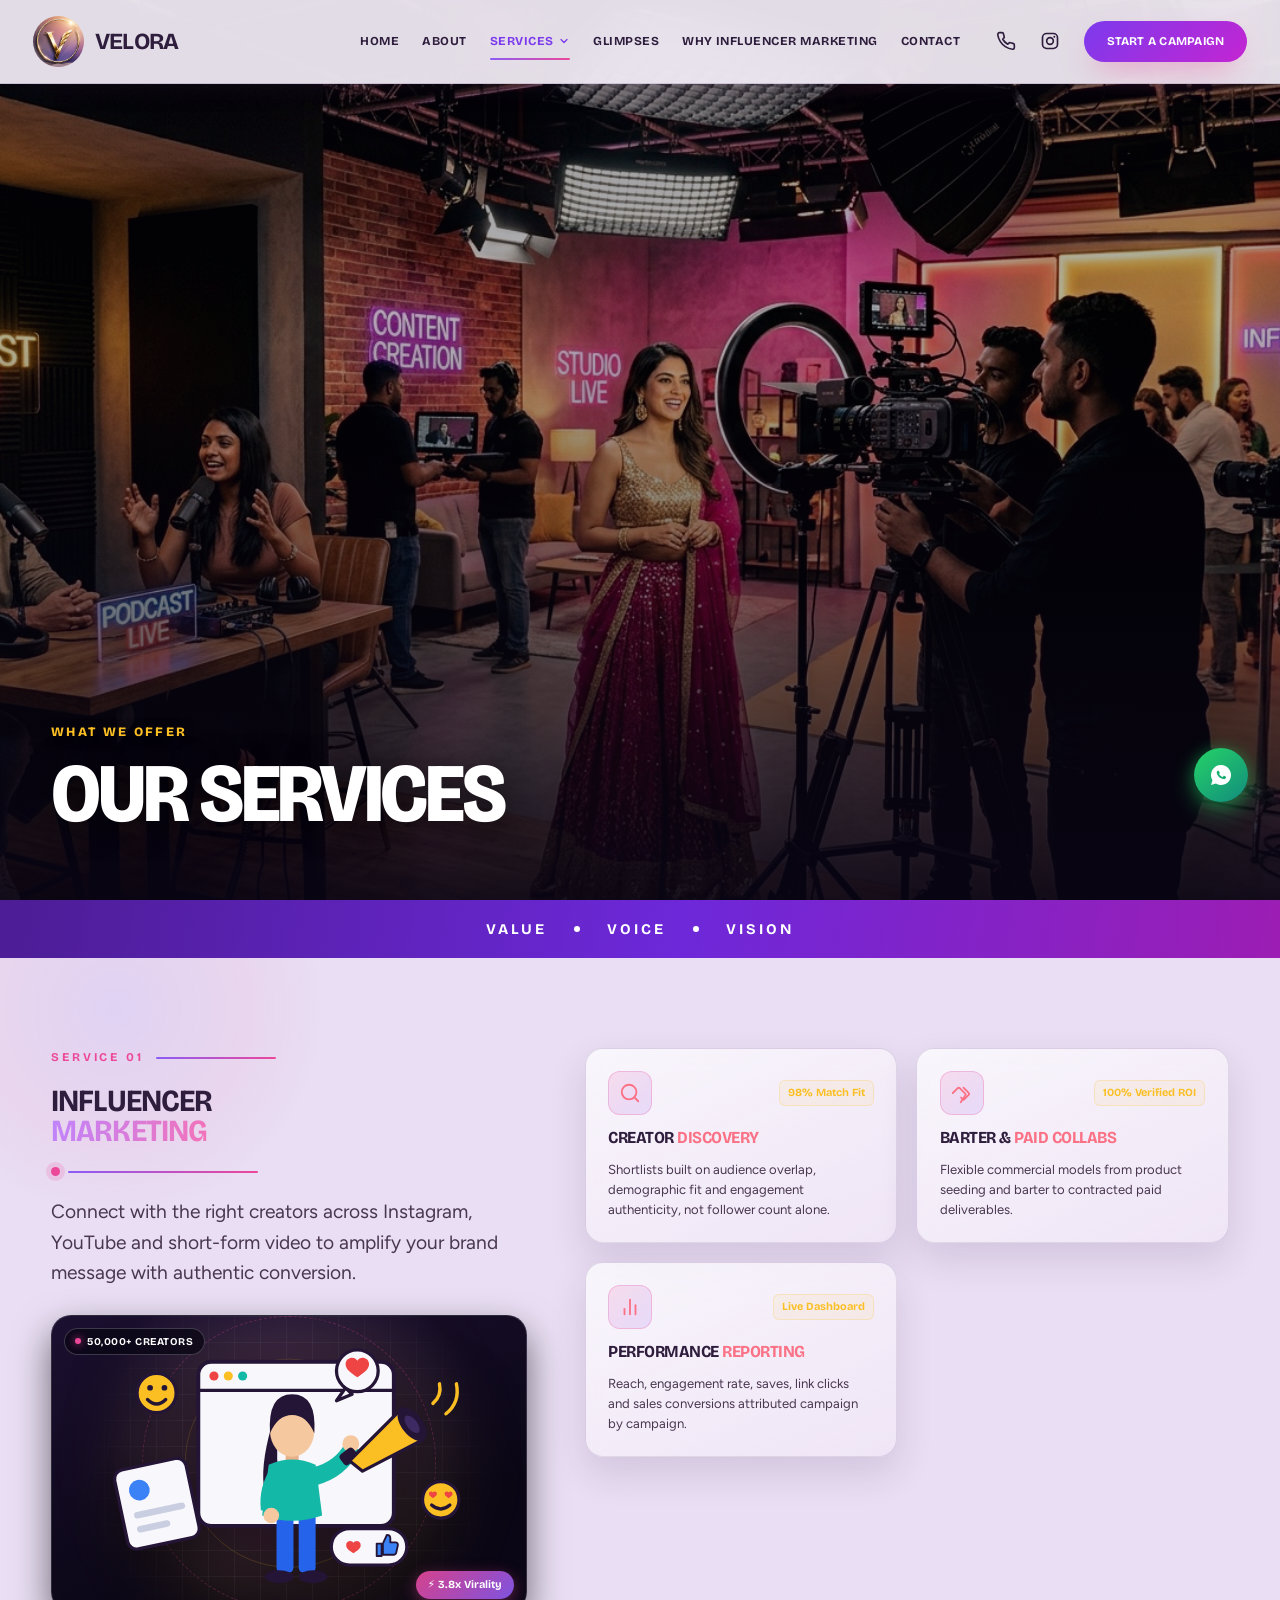
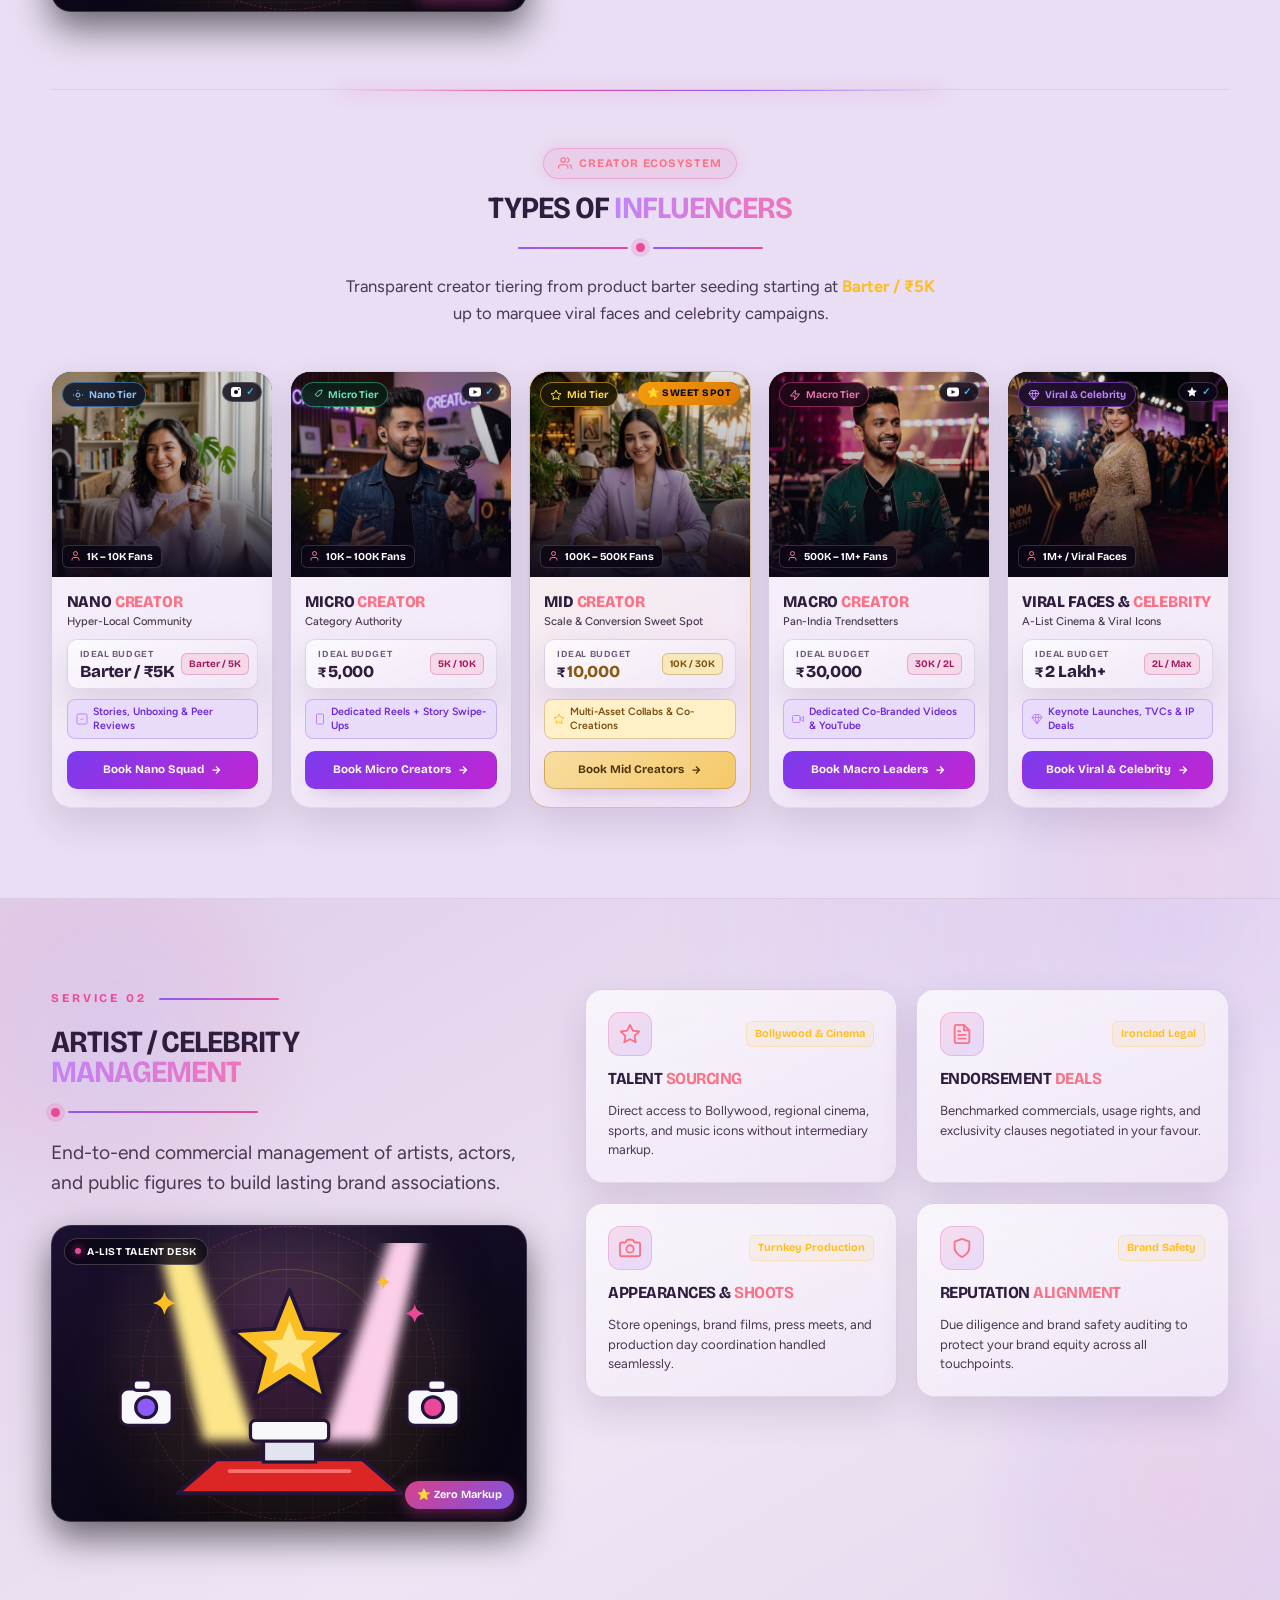
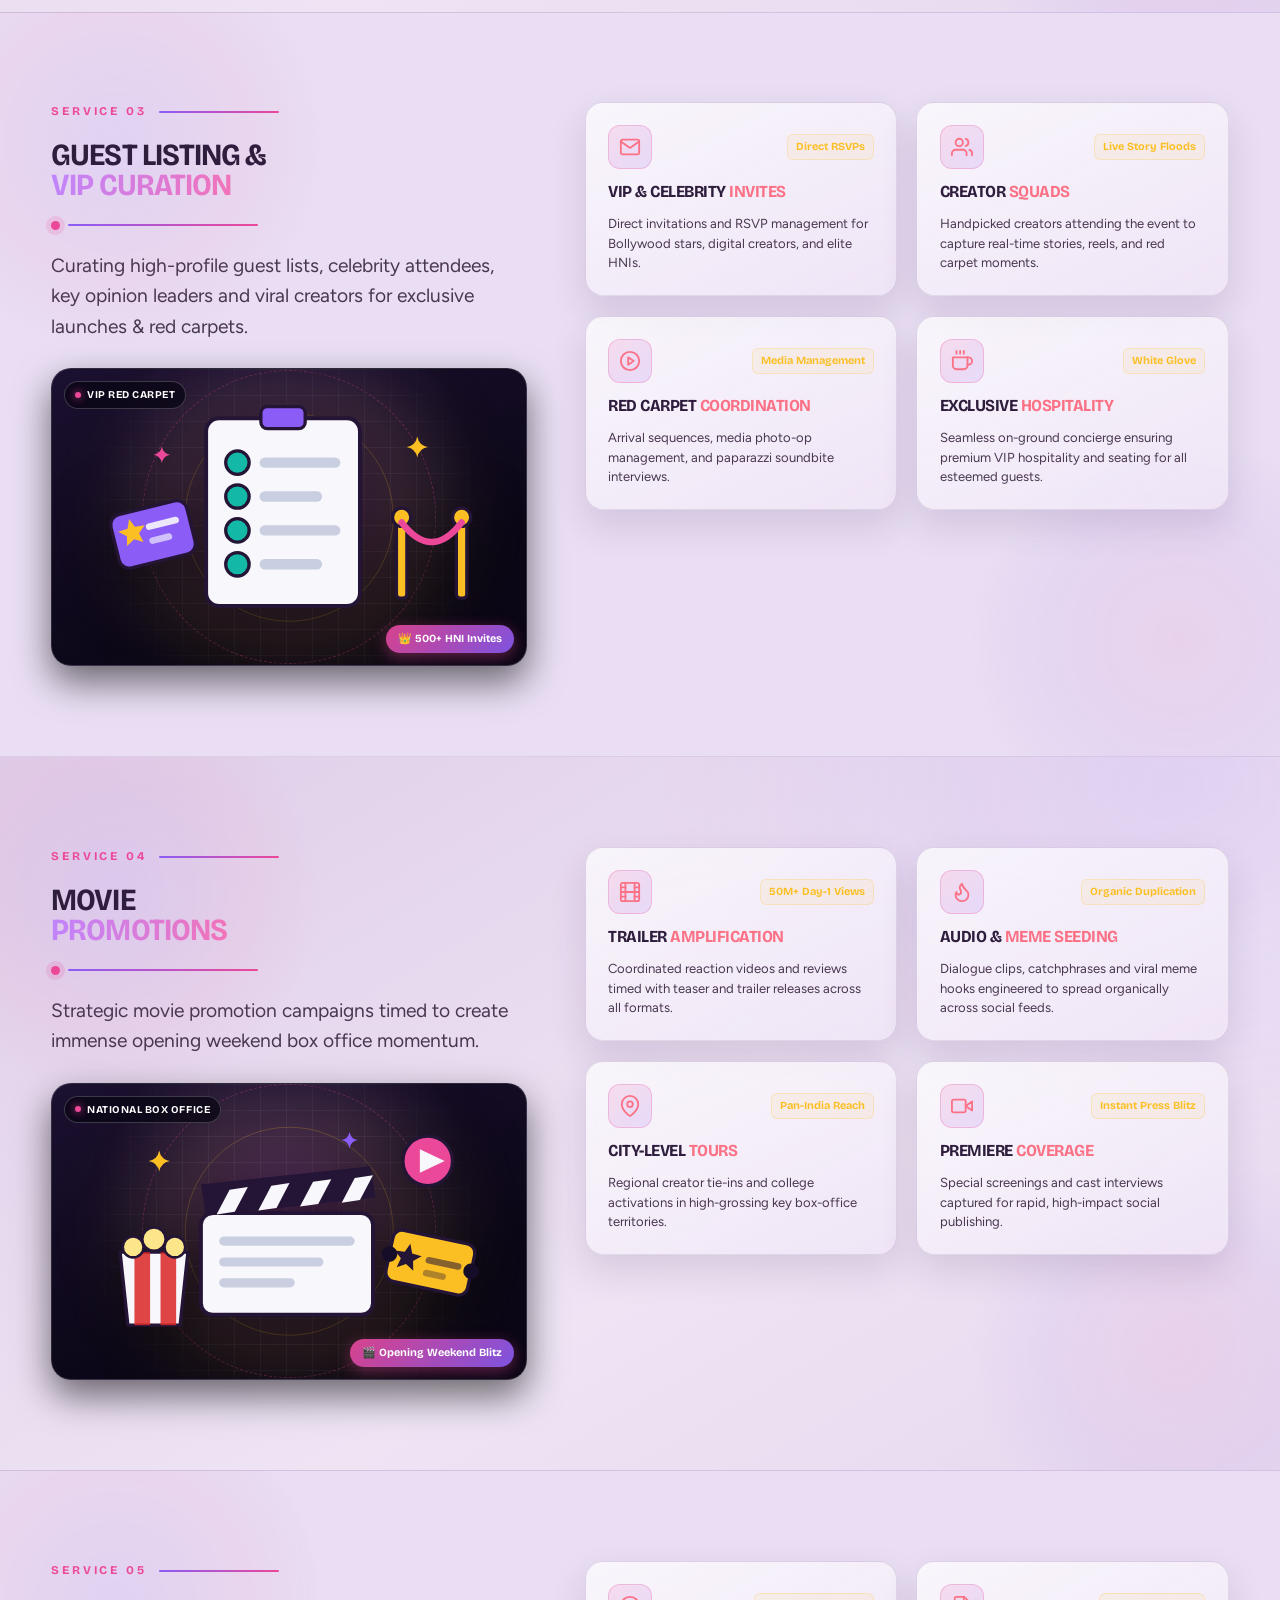
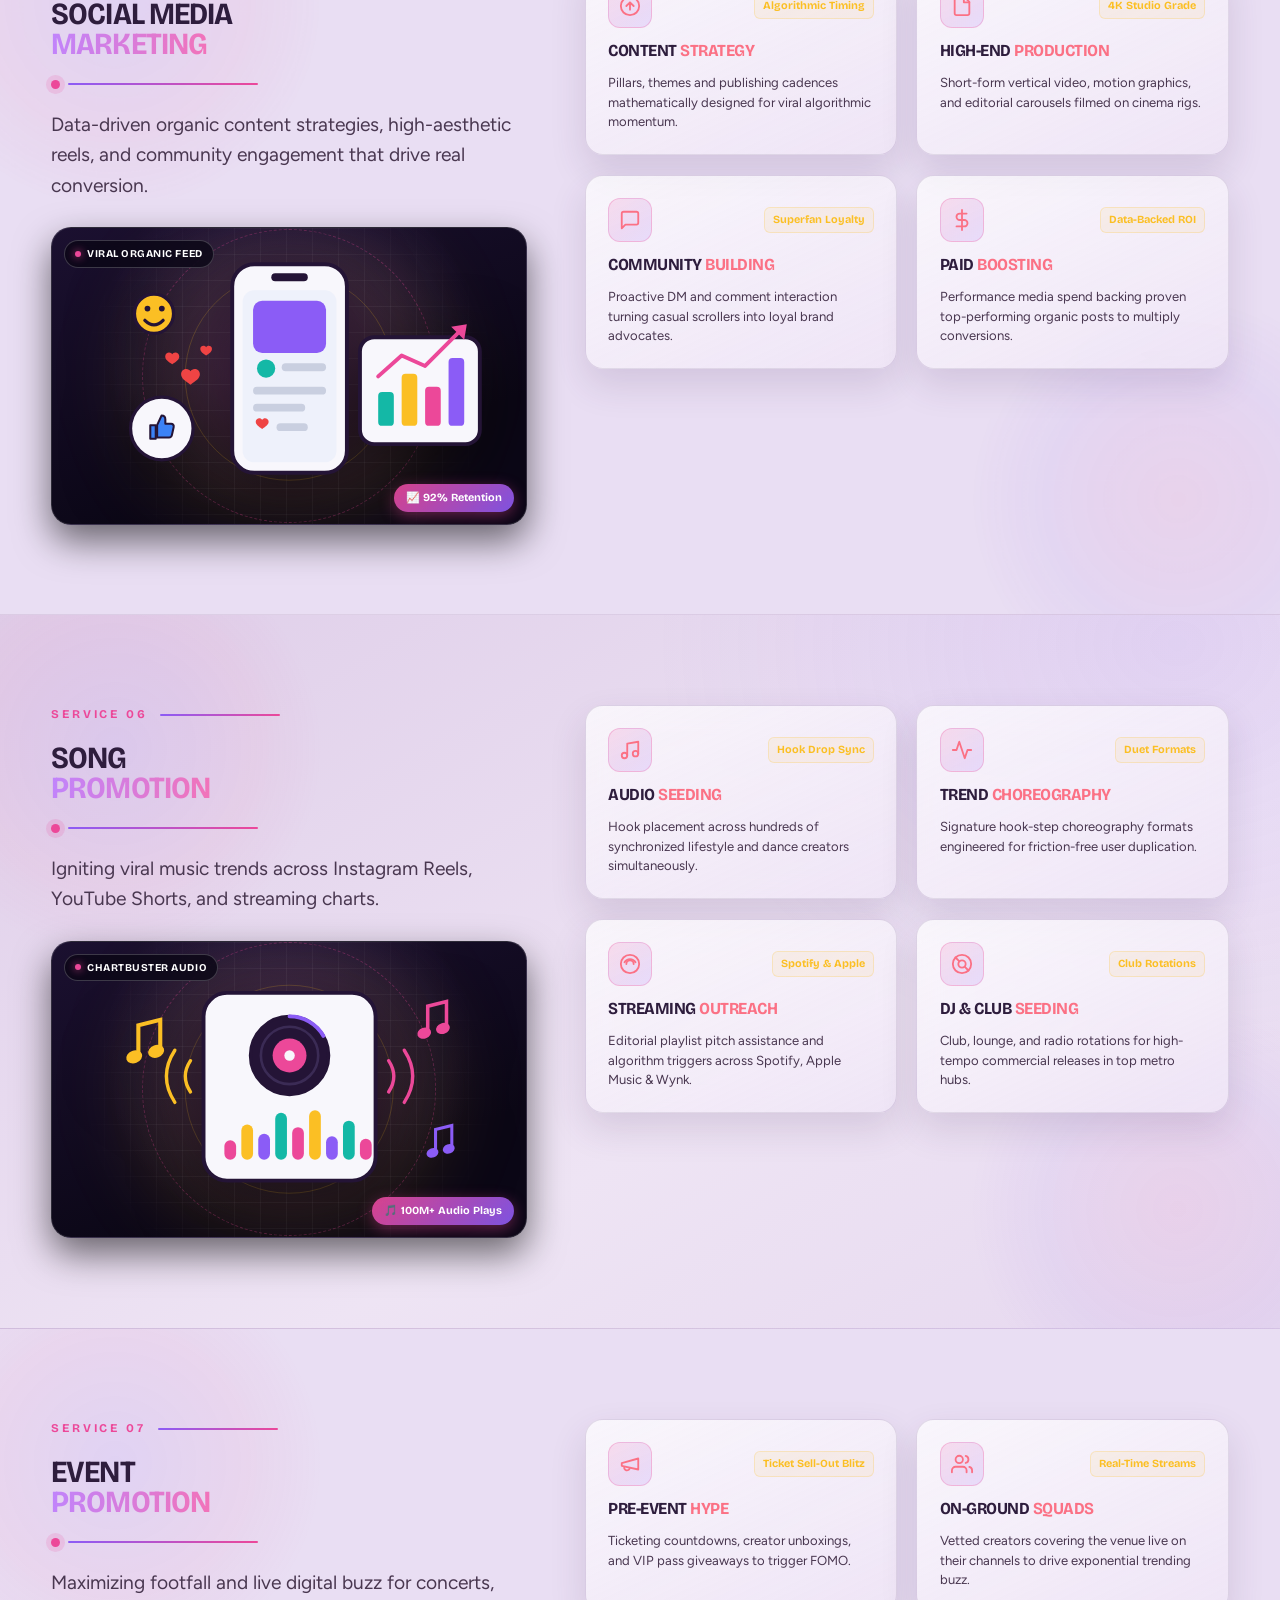
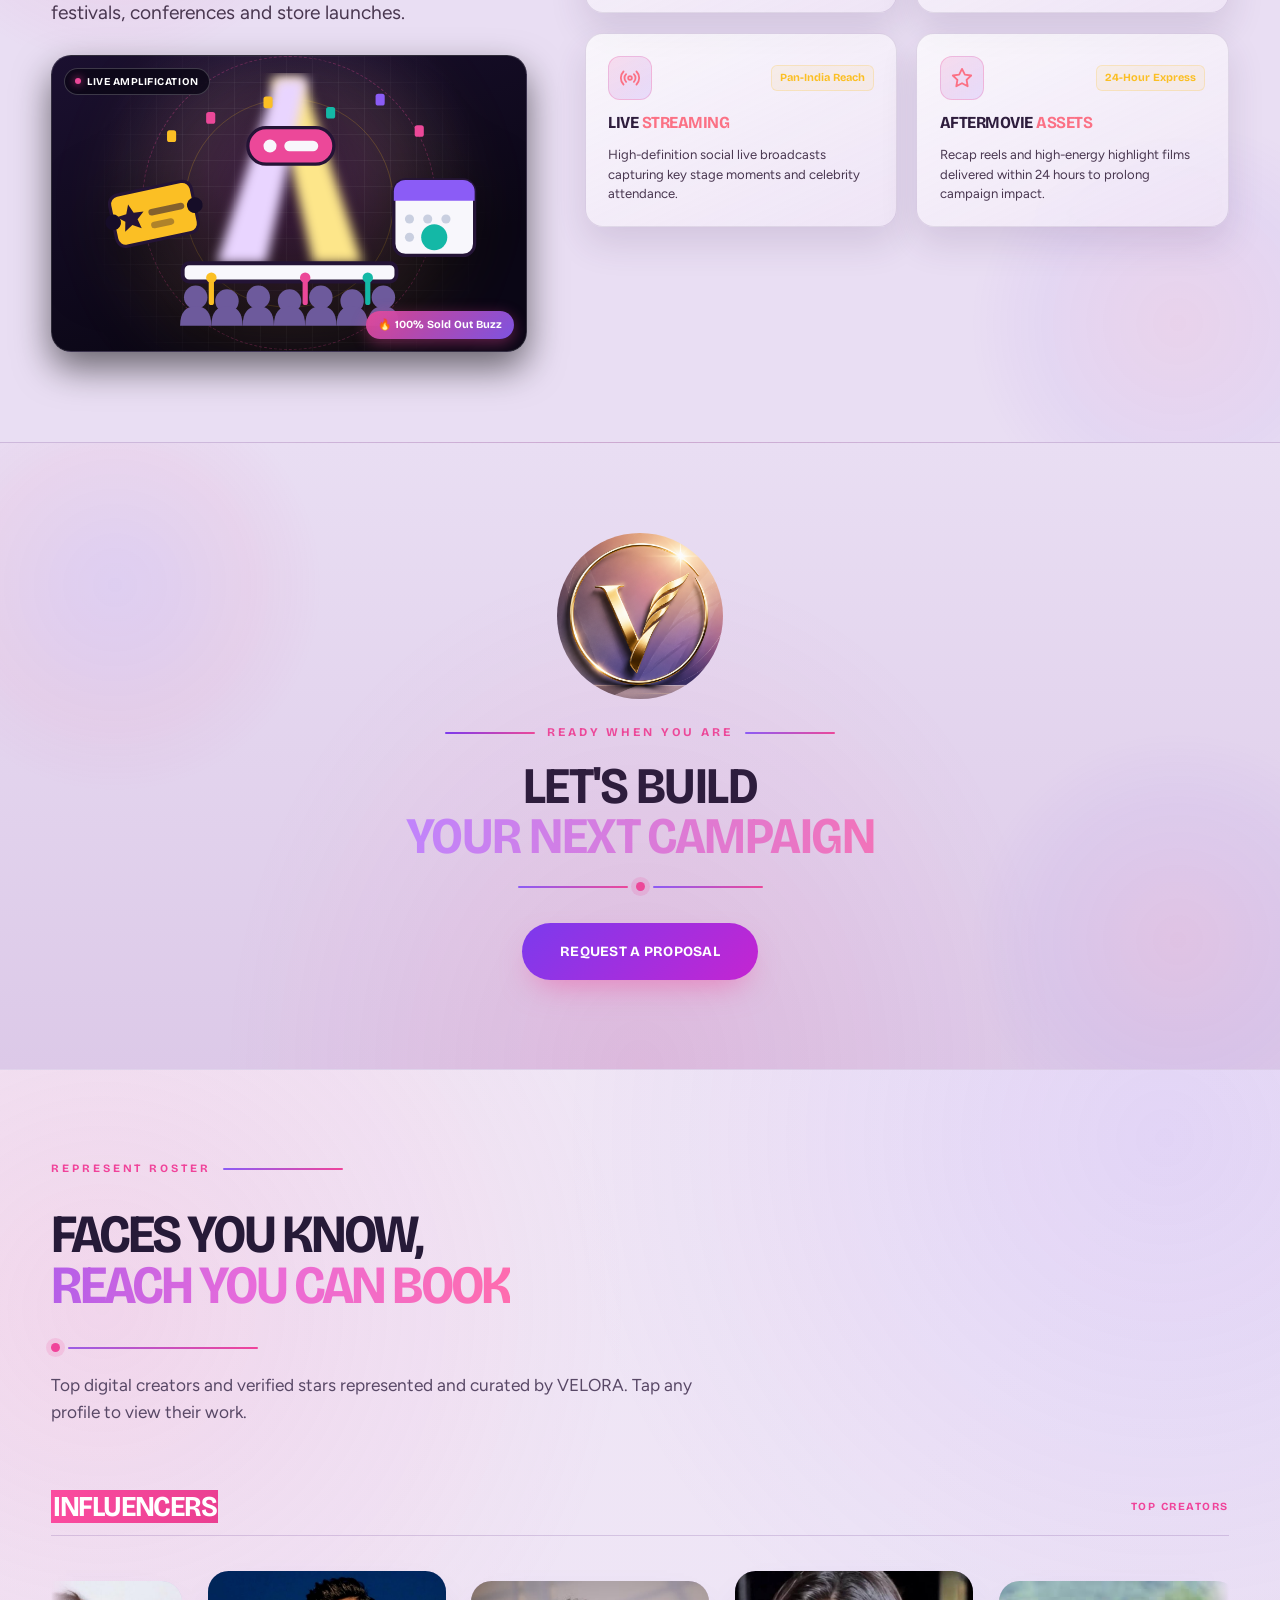
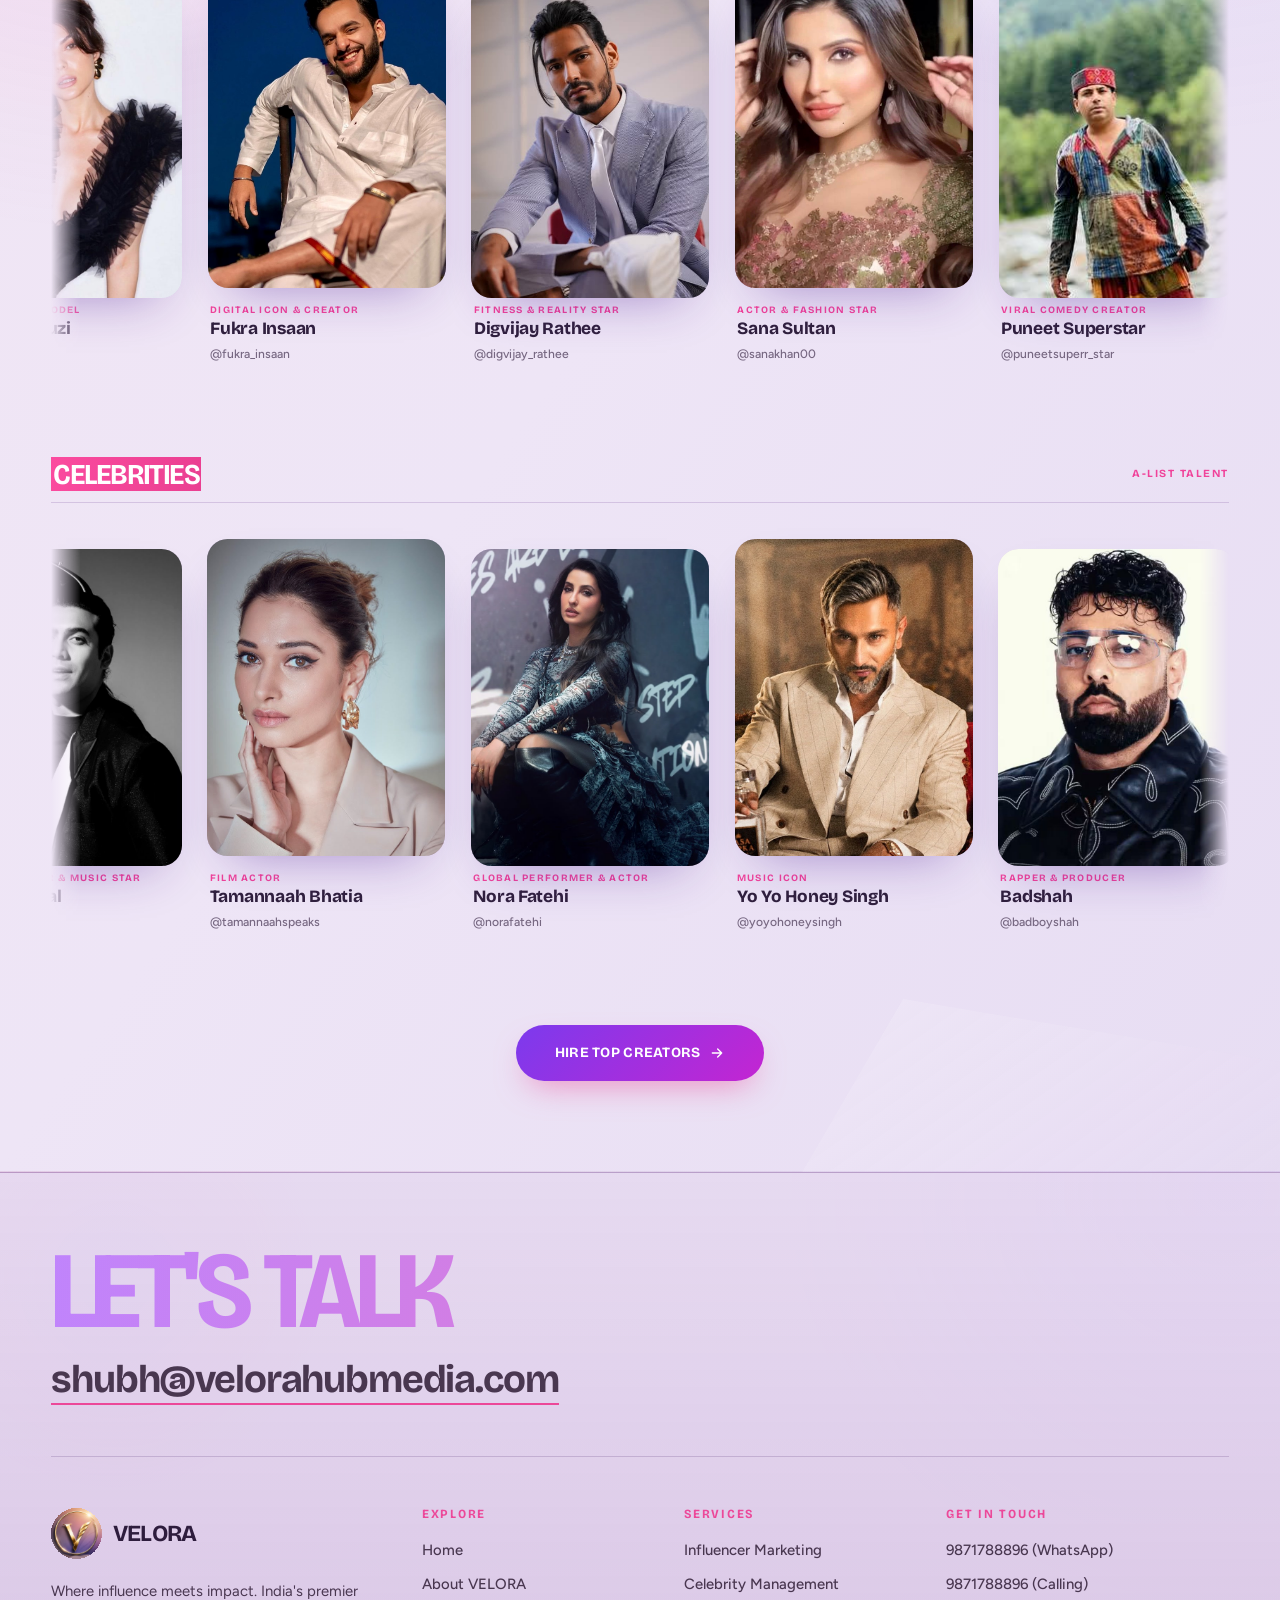
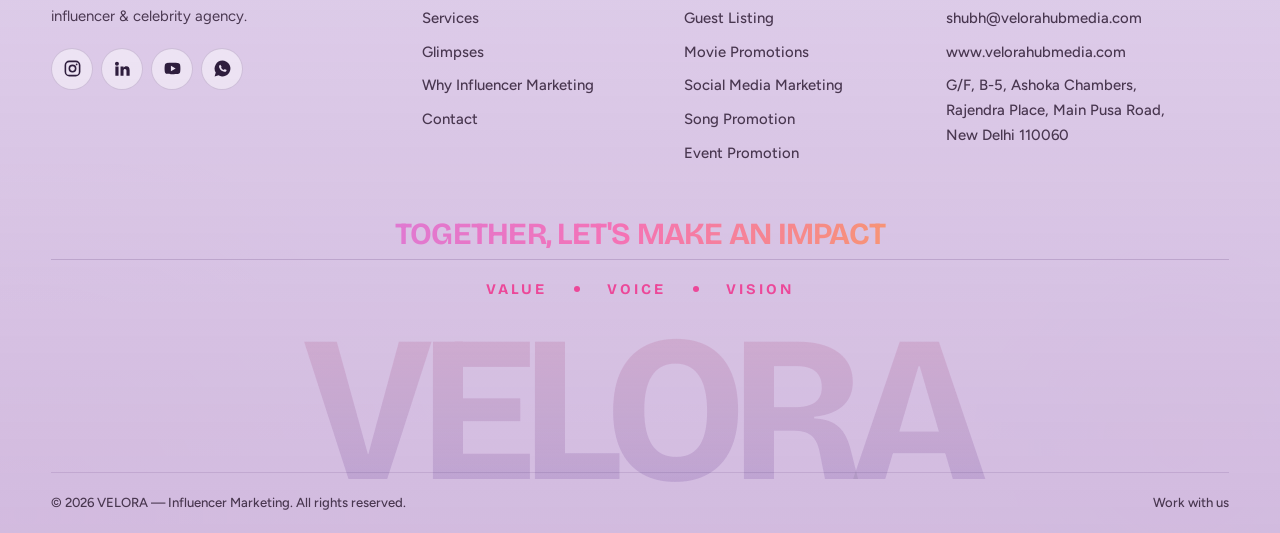
<file: services.html>
<!DOCTYPE html>
<html lang="en">
<head>
<meta charset="UTF-8">
<meta name="viewport" content="width=device-width, initial-scale=1">
<title>Services | VELORA Influencer Marketing Agency</title>
<meta name="description" content="Influencer marketing, celebrity management, guest listing, movie promotions, social media marketing, song promotion and event promotion — delivered end to end by VELORA.">
<meta name="theme-color" content="#8b5cf6">
<link rel="icon" type="image/png" href="assets/favicon-96x96.png" sizes="96x96">
<link rel="icon" type="image/png" href="assets/favicon-32x32.png" sizes="32x32">
<link rel="shortcut icon" href="assets/favicon.ico">
<link rel="apple-touch-icon" sizes="180x180" href="assets/apple-touch-icon.png">
<link rel="manifest" href="site.webmanifest">
<link rel="preconnect" href="https://fonts.googleapis.com">
<link rel="preconnect" href="https://fonts.gstatic.com" crossorigin>
<link href="https://fonts.googleapis.com/css2?family=Bricolage+Grotesque:opsz,wdth,wght@12..96,75..100,200..800&family=Figtree:ital,wght@0,300..900;1,300..900&display=swap" rel="stylesheet">
<link rel="stylesheet" href="style.css?v=20260904-scroll">
<link rel="stylesheet" href="theme.css?v=20260904-scroll">
    <!-- Enables the section load-in in style.css section 40. Inline and in
         <head> on purpose: it must land before first paint so sections are
          never shown and then snapped to hidden, and if scripting is off the
          class never arrives and everything simply stays visible. -->
    <script>document.documentElement.classList.add('has-sectfx');</script>
</head>
<body>

<div class="scroll-progress" aria-hidden="true"></div>

<!-- ============ NAV ============ -->
<header class="nav">
    <div class="nav-inner">
        <a class="brand" href="index.html" aria-label="VELORA home">
            <span class="brand-badge"><img src="assets/velora-emblem.png" alt=""></span>
            <span class="brand-word">VELORA</span>
        </a>

        <nav aria-label="Primary">
            <ul class="nav-menu">
                <li><a class="nav-link" href="index.html">Home</a></li>
                <li><a class="nav-link" href="about.html">About</a></li>
                <li>
                    <a class="nav-link" href="services.html" aria-current="page">Services <svg class="nav-caret" viewBox="0 0 24 24" fill="none" stroke="currentColor" stroke-width="2.5" stroke-linecap="round" stroke-linejoin="round"><path d="M6 9l6 6 6-6"/></svg></a>
                    <div class="nav-sub">
                        <a href="services.html#influencer">Influencer Marketing</a>
                        <a href="services.html#celebrity">Celebrity Management</a>
                        <a href="services.html#guest-listing">Guest Listing</a>
                        <a href="services.html#movie">Movie Promotions</a>
                        <a href="services.html#social">Social Media Marketing</a>
                        <a href="services.html#song">Song Promotion</a>
                        <a href="services.html#event">Event Promotion</a>
                    </div>
                </li>
                <li><a class="nav-link" href="glimpses.html">Glimpses</a></li>
                <li><a class="nav-link" href="why-influencer-marketing.html">Why Influencer Marketing</a></li>
                <li><a class="nav-link" href="contact.html">Contact</a></li>
            </ul>
        </nav>

        <div class="nav-cta">
            <div class="nav-icons">
                <a class="nav-ic" href="tel:+919871788896" aria-label="Call VELORA">
                    <svg viewBox="0 0 24 24" fill="none" stroke="currentColor" stroke-width="2" stroke-linecap="round" stroke-linejoin="round"><path d="M22 16.9v3a2 2 0 0 1-2.2 2 19.8 19.8 0 0 1-8.6-3.1 19.5 19.5 0 0 1-6-6A19.8 19.8 0 0 1 2.1 4.2 2 2 0 0 1 4.1 2h3a2 2 0 0 1 2 1.7c.1 1 .4 1.9.7 2.8a2 2 0 0 1-.5 2.1L8.1 9.9a16 16 0 0 0 6 6l1.3-1.3a2 2 0 0 1 2.1-.4c.9.3 1.8.6 2.8.7a2 2 0 0 1 1.7 2z" /></svg>
                </a>
                <a class="nav-ic" href="https://www.instagram.com/" target="_blank" rel="noopener" aria-label="VELORA on Instagram">
                    <svg viewBox="0 0 24 24" fill="none" stroke="currentColor" stroke-width="2"><rect x="3" y="3" width="18" height="18" rx="5" /><circle cx="12" cy="12" r="4" /><circle cx="17.2" cy="6.8" r="1.2" fill="currentColor" stroke="none" /></svg>
                </a>
            </div>
            <a class="btn btn-gold btn-sm magnetic" href="contact.html">Start a Campaign</a>
            <button class="burger" aria-label="Menu" aria-expanded="false" aria-controls="drawer">
                <span></span><span></span><span></span>
            </button>
        </div>
    </div>
</header>

<div class="nav-drawer" id="drawer">
  <nav class="drawer-menu" aria-label="Mobile">
    <a href="index.html"      style="--i:0"><small>01</small> Home</a>
    <a href="about.html"      style="--i:1"><small>02</small> About</a>
    <a href="services.html"   style="--i:2"><small>03</small> Services</a>
    <a href="glimpses.html"   style="--i:3"><small>04</small> Glimpses</a>
    <a href="why-influencer-marketing.html" style="--i:4"><small>05</small> Why Influencer Marketing</a>
    <a href="contact.html"    style="--i:5"><small>06</small> Contact</a>
  </nav>
  <div class="drawer-foot">
    <a href="tel:+919871788896">+91 98717 88896</a>
    <a href="mailto:shubh@velorahubmedia.com">shubh@velorahubmedia.com</a>
    <a href="https://www.velorahubmedia.com" target="_blank" rel="noopener">www.velorahubmedia.com</a>
  </div>
</div>

<main>

  <!-- ============ 16:9 FULL-WIDTH CINEMATIC PAGE BANNER ============ -->
  <section class="page-banner-section" aria-label="Services Page Banner">
    <div class="page-banner-frame" data-reveal>
      <img src="assets/services-banner.jpg" alt="VELORA Multi-Set Production Studio and Influencer Content Creation" class="page-banner-img" loading="eager">
      <div class="page-banner-overlay" aria-hidden="true"></div>
      <div class="page-banner-content">
        <div class="shell">
          <p class="page-banner-eyebrow">WHAT WE OFFER</p>
          <h1 class="page-banner-title">Our Services</h1>
        </div>
      </div>
    </div>
  </section>

  <div class="vvv">Value <i></i> Voice <i></i> Vision</div>

  <!-- ============ SERVICE 01 — INFLUENCER & PRICING TIERS ============ -->
  <section class="section" id="influencer">
    <div class="shell">
      <div class="slide-split">
        <div class="slide-copy">
          <p class="eyebrow" data-reveal>Service 01</p>
          <h2 class="display-3" data-reveal style="--d:60ms">Influencer<br><span class="gold-solid">Marketing</span></h2>
          <div class="rule left" data-reveal><span class="spark"></span></div>
          <p class="lead" data-reveal style="--d:120ms">
            Connect with the right creators across Instagram, YouTube and short-form video to amplify your brand message with authentic conversion.
          </p>

        <!-- Premium Flat-Illustration Vector Scene -->
        <div class="service-showcase-media service-vector-panel" data-reveal="zoom" style="--d:160ms">
          <div class="vector-panel-glow" aria-hidden="true"></div>
          <div class="vector-panel-grid" aria-hidden="true"></div>
          <div class="vector-panel-ring vector-ring-outer" aria-hidden="true"></div>
          <div class="vector-panel-ring vector-ring-inner" aria-hidden="true"></div>
          <svg class="vector-panel-scene" viewBox="0 0 320 200" fill="none" aria-hidden="true">
          <g class="svc-float" style="animation-delay:.45s"><g transform="rotate(-12 58 130)">
          <rect x="30" y="100" width="56" height="62" rx="7" fill="#f8f7fc" stroke="#241436" stroke-width="2.5"/>
          <circle cx="47" cy="118" r="8" fill="#3b82f6"/>
          <rect x="39" y="134" width="40" height="5" rx="2.5" fill="#c9cfe0"/>
          <rect x="39" y="145" width="26" height="5" rx="2.5" fill="#c9cfe0"/>
          </g></g>

          <rect x="90" y="22" width="150" height="126" rx="10" fill="#f8f7fc" stroke="#241436" stroke-width="3"/>
          <line x1="90" y1="44" x2="240" y2="44" stroke="#241436" stroke-width="2.5"/>
          <circle cx="102" cy="33" r="3.5" fill="#ef4444"/>
          <circle cx="113" cy="33" r="3.5" fill="#fbbf24"/>
          <circle cx="124" cy="33" r="3.5" fill="#14b8a6"/>

          <rect x="150" y="138" width="13" height="46" rx="4" fill="#2563eb"/>
          <rect x="167" y="138" width="13" height="46" rx="4" fill="#2563eb"/>
          <ellipse cx="152" cy="187" rx="11" ry="5" fill="#241436"/>
          <ellipse cx="178" cy="187" rx="11" ry="5" fill="#241436"/>
          <path d="M146 72 q-9 32 -5 50 l13 0 q-6 -26 -2 -50 z" fill="#241436"/>
          <rect x="157" y="89" width="10" height="12" fill="#e8b189"/>
          <path d="M144 101 q18 -8 36 0 l5 39 q-23 8 -46 0 z" fill="#14b8a6"/>
          <path d="M146 103 q-10 15 -8 33 l11 2 q0 -19 6 -31 z" fill="#14b8a6"/>
          <circle cx="146" cy="140" r="6" fill="#f6c8a0"/>
          <path d="M178 103 q17 -4 25 -19 l11 6 q-11 21 -34 27 z" fill="#14b8a6"/>
          <circle cx="207" cy="85" r="6.5" fill="#f6c8a0"/>
          <ellipse cx="162" cy="75" rx="17" ry="20" fill="#f6c8a0"/>
          <path d="M145 77 q-2 -30 17 -30 q19 0 17 30 q-6 -14 -17 -14 q-11 0 -17 14 z" fill="#241436"/>

          <g class="svc-pop">
          <rect x="199" y="90" width="13" height="10" rx="3" transform="rotate(-38 205 95)" fill="#241436"/>
          <polygon points="206,98 246,58 262,82 216,106" fill="#fbbf24" stroke="#241436" stroke-width="2.5" stroke-linejoin="round"/>
          <ellipse cx="254" cy="70" rx="8" ry="15" transform="rotate(-38 254 70)" fill="#241436"/>
          <ellipse cx="254" cy="70" rx="4" ry="8" transform="rotate(-38 254 70)" fill="#3d2a63"/>
          </g>
          <g class="svc-blink" stroke="#fbbf24" stroke-width="2.6" stroke-linecap="round" fill="none">
          <path d="M270 54 q7 -6 5 -15"/>
          <path d="M280 62 q11 -9 8 -23" style="animation-delay:.35s"/>
          </g>

          <g class="svc-float">
          <path d="M203 42 l-7 10 l12 -5 z" fill="#f8f7fc" stroke="#241436" stroke-width="2.5" stroke-linejoin="round"/>
          <circle cx="212" cy="29" r="16" fill="#f8f7fc" stroke="#241436" stroke-width="2.5"/>
          <g transform="translate(212,26) scale(1.0)"><path d="M0 8 C -5 4.5 -9 2 -9 -2 C -9 -5.4 -6.4 -7 -4 -7 C -2.3 -7 -0.8 -6.1 0 -4.8 C 0.8 -6.1 2.3 -7 4 -7 C 6.4 -7 9 -5.4 9 -2 C 9 2 5 4.5 0 8 Z" fill="#ef4444"/></g>
          </g>

          <g class="svc-float" style="animation-delay:.2s">
          <circle cx="58" cy="46" r="15" fill="#fbbf24" stroke="#241436" stroke-width="2.5"/>
          <circle cx="53" cy="42" r="2.2" fill="#241436"/><circle cx="64" cy="42" r="2.2" fill="#241436"/>
          <path d="M51 51 q7 7 14 0" stroke="#241436" stroke-width="2.5" fill="none" stroke-linecap="round"/>
          </g>
          <g class="svc-float" style="animation-delay:.65s">
          <circle cx="276" cy="128" r="14" fill="#fbbf24" stroke="#241436" stroke-width="2.5"/>
          <g transform="translate(270,124) scale(0.34)"><path d="M0 8 C -5 4.5 -9 2 -9 -2 C -9 -5.4 -6.4 -7 -4 -7 C -2.3 -7 -0.8 -6.1 0 -4.8 C 0.8 -6.1 2.3 -7 4 -7 C 6.4 -7 9 -5.4 9 -2 C 9 2 5 4.5 0 8 Z" fill="#ef4444"/></g><g transform="translate(282,124) scale(0.34)"><path d="M0 8 C -5 4.5 -9 2 -9 -2 C -9 -5.4 -6.4 -7 -4 -7 C -2.3 -7 -0.8 -6.1 0 -4.8 C 0.8 -6.1 2.3 -7 4 -7 C 6.4 -7 9 -5.4 9 -2 C 9 2 5 4.5 0 8 Z" fill="#ef4444"/></g>
          <path d="M269 132 q7 6 14 0" stroke="#241436" stroke-width="2.5" fill="none" stroke-linecap="round"/>
          </g>

          <g class="svc-pop" style="animation-delay:.5s">
          <rect x="192" y="150" width="58" height="28" rx="14" fill="#f8f7fc" stroke="#241436" stroke-width="2.5"/>
          <g transform="translate(209,164) scale(0.62)"><path d="M0 8 C -5 4.5 -9 2 -9 -2 C -9 -5.4 -6.4 -7 -4 -7 C -2.3 -7 -0.8 -6.1 0 -4.8 C 0.8 -6.1 2.3 -7 4 -7 C 6.4 -7 9 -5.4 9 -2 C 9 2 5 4.5 0 8 Z" fill="#ef4444"/></g>
          <g transform="translate(224,153) scale(0.95)"><path d="M3 9h4v10H3z" fill="#3b82f6" stroke="#241436" stroke-width="1.5" stroke-linejoin="round"/><path d="M8 9l3.2-7C12.9 2 14 3.2 14 4.8V8h4.2c1.3 0 2.2 1.1 1.9 2.4l-1.3 5.9c-.2 1-1.1 1.7-2.1 1.7H8z" fill="#3b82f6" stroke="#241436" stroke-width="1.5" stroke-linejoin="round"/></g>
          </g>
          </svg>
          <span class="service-media-badge-top">50,000+ Creators</span>
          <span class="service-media-badge-bottom">⚡ 3.8x Virality</span>
        </div>
        </div>

        <div class="offer-grid-visual">
          <article class="offer-card-visual" data-reveal style="--d:40ms">
            <div class="offer-card-head">
              <div class="offer-vector-icon">
                <svg viewBox="0 0 24 24" fill="none" stroke="currentColor" stroke-width="2" stroke-linecap="round" stroke-linejoin="round"><circle cx="11" cy="11" r="8"/><line x1="21" y1="21" x2="16.65" y2="16.65"/></svg>
              </div>
              <span class="offer-metric-pill">98% Match Fit</span>
            </div>
            <h3 class="offer-card-title">Creator <span>Discovery</span></h3>
            <p class="offer-card-desc">Shortlists built on audience overlap, demographic fit and engagement authenticity, not follower count alone.</p>
          </article>

          <article class="offer-card-visual" data-reveal style="--d:80ms">
            <div class="offer-card-head">
              <div class="offer-vector-icon">
                <svg viewBox="0 0 24 24" fill="none" stroke="currentColor" stroke-width="2" stroke-linecap="round" stroke-linejoin="round"><path d="m11 17 2 2a1 1 0 0 0 1.4 0l4.6-4.6a2 2 0 0 0 0-2.8l-5.4-5.4"/><path d="m2 12 5-5a2 2 0 0 1 2.8 0l5.4 5.4a2 2 0 0 1 0 2.8L10.6 22"/></svg>
              </div>
              <span class="offer-metric-pill">100% Verified ROI</span>
            </div>
            <h3 class="offer-card-title">Barter &amp; <span>Paid Collabs</span></h3>
            <p class="offer-card-desc">Flexible commercial models from product seeding and barter to contracted paid deliverables.</p>
          </article>


          <article class="offer-card-visual" data-reveal style="--d:160ms">
            <div class="offer-card-head">
              <div class="offer-vector-icon">
                <svg viewBox="0 0 24 24" fill="none" stroke="currentColor" stroke-width="2" stroke-linecap="round" stroke-linejoin="round"><line x1="18" y1="20" x2="18" y2="10"/><line x1="12" y1="20" x2="12" y2="4"/><line x1="6" y1="20" x2="6" y2="14"/></svg>
              </div>
              <span class="offer-metric-pill">Live Dashboard</span>
            </div>
            <h3 class="offer-card-title">Performance <span>Reporting</span></h3>
            <p class="offer-card-desc">Reach, engagement rate, saves, link clicks and sales conversions attributed campaign by campaign.</p>
          </article>
        </div>
      </div>

      <!-- ============ TYPES OF INFLUENCERS & CREATOR PRICING TIERS ============ -->
      <div class="creator-tiers-showcase" data-reveal style="--d:80ms">
        <div class="creator-tiers-head">
          <div class="creator-tiers-tag-wrap">
            <span class="creator-tiers-tag">
              <svg viewBox="0 0 24 24" fill="none" stroke="currentColor" stroke-width="2" stroke-linecap="round" stroke-linejoin="round"><path d="M17 21v-2a4 4 0 0 0-4-4H5a4 4 0 0 0-4 4v2"/><circle cx="9" cy="7" r="4"/><path d="M23 21v-2a4 4 0 0 0-3-3.87"/><path d="M16 3.13a4 4 0 0 1 0 7.75"/></svg>
              Creator Ecosystem
            </span>
          </div>
          <h3 class="display-3" data-reveal style="--d:60ms">Types of <span class="gold-solid">Influencers</span></h3>
          <div class="rule" data-reveal><span class="spark"></span></div>
          <p class="lead creator-tiers-lead" data-reveal style="--d:120ms">
            Transparent creator tiering from product barter seeding starting at <strong>Barter / ₹5K</strong> up to marquee viral faces and celebrity campaigns.
          </p>
        </div>

        <div class="creator-tiers-ladder">
          
          <!-- TIER 1: NANO CREATOR -->
          <article class="creator-tier-box" data-reveal style="--d:40ms">
            <div class="tier-box-media">
              <img src="assets/tiers/tier-nano.jpg" alt="Nano Creator" loading="lazy">
              <div class="tier-media-overlay"></div>
              <span class="tier-chip tier-chip-nano">
                <svg viewBox="0 0 24 24" fill="none" stroke="currentColor" stroke-width="2"><circle cx="12" cy="12" r="4"/><path d="M12 2v2"/><path d="M12 20v2"/><path d="M2 12h2"/><path d="M20 12h2"/></svg>
                Nano Tier
              </span>
              <div class="tier-media-platforms">
                <svg viewBox="0 0 24 24" fill="currentColor"><rect width="20" height="20" x="2" y="2" rx="5" ry="5"/><path fill="#0b0716" d="M16 11.37A4 4 0 1 1 12.63 8 4 4 0 0 1 16 11.37z"/><circle cx="17.5" cy="6.5" r="1.5" fill="#0b0716"/></svg>
                <span class="tier-verified-dot">✓</span>
              </div>
              <span class="tier-follower-pill">
                <svg viewBox="0 0 24 24" fill="none" stroke="currentColor" stroke-width="2"><path d="M16 21v-2a4 4 0 0 0-4-4H6a4 4 0 0 0-4 4v2"/><circle cx="9" cy="7" r="4"/></svg>
                1K – 10K Fans
              </span>
            </div>

            <div class="tier-box-body">
              <div class="tier-box-title-row">
                <h4 class="tier-name">Nano <span>Creator</span></h4>
                <span class="tier-sub">Hyper-Local Community</span>
              </div>

              <!-- Price Box: Barter / 5K -->
              <div class="tier-price-box">
                <div class="tier-price-info">
                  <span class="tier-price-lbl">Ideal Budget</span>
                  <div class="tier-price-amount">
                    <span class="price-val" style="font-size: 1.05rem;">Barter / ₹5K</span>
                  </div>
                </div>
                <span class="tier-barter-tag">Barter / 5K</span>
              </div>

              <div class="tier-deliverable-badge">
                <svg viewBox="0 0 24 24" fill="none" stroke="currentColor" stroke-width="2"><rect x="2" y="2" width="20" height="20" rx="2.18"/><path d="m9 12 2 2 4-4"/></svg>
                Stories, Unboxing &amp; Peer Reviews
              </div>

              <a class="tier-cta-btn" href="contact.html?tier=nano">
                <span>Book Nano Squad</span>
                <svg viewBox="0 0 24 24" fill="none" stroke="currentColor" stroke-width="2.5"><path d="M5 12h14M12 5l7 7-7 7"/></svg>
              </a>
            </div>
          </article>

          <!-- TIER 2: MICRO CREATOR -->
          <article class="creator-tier-box" data-reveal style="--d:80ms">
            <div class="tier-box-media">
              <img src="assets/tiers/tier-micro.jpg" alt="Micro Creator" loading="lazy">
              <div class="tier-media-overlay"></div>
              <span class="tier-chip tier-chip-micro">
                <svg viewBox="0 0 24 24" fill="none" stroke="currentColor" stroke-width="2"><path d="m12 15-3-3a22 22 0 0 1 2-3.95A12.88 12.88 0 0 1 22 2c0 2.72-.78 7.5-6 11a22.35 22.35 0 0 1-4 2z"/></svg>
                Micro Tier
              </span>
              <div class="tier-media-platforms">
                <svg viewBox="0 0 24 24" fill="currentColor"><path d="M19.615 3.184c-3.604-.246-11.631-.245-15.23 0-3.897.266-4.356 2.62-4.385 8.816.029 6.185.484 8.549 4.385 8.816 3.6.245 11.626.246 15.23 0 3.897-.266 4.356-2.62 4.385-8.816-.029-6.185-.484-8.549-4.385-8.816zm-10.615 12.816v-8l8 3.993-8 4.007z"/></svg>
                <span class="tier-verified-dot">✓</span>
              </div>
              <span class="tier-follower-pill">
                <svg viewBox="0 0 24 24" fill="none" stroke="currentColor" stroke-width="2"><path d="M16 21v-2a4 4 0 0 0-4-4H6a4 4 0 0 0-4 4v2"/><circle cx="9" cy="7" r="4"/></svg>
                10K – 100K Fans
              </span>
            </div>

            <div class="tier-box-body">
              <div class="tier-box-title-row">
                <h4 class="tier-name">Micro <span>Creator</span></h4>
                <span class="tier-sub">Category Authority</span>
              </div>

              <!-- Price Box: 5K / 10K -->
              <div class="tier-price-box">
                <div class="tier-price-info">
                  <span class="tier-price-lbl">Ideal Budget</span>
                  <div class="tier-price-amount">
                    <span class="price-curr">₹</span>
                    <span class="price-val">5,000</span>
                  </div>
                </div>
                <span class="tier-barter-tag">5K / 10K</span>
              </div>

              <div class="tier-deliverable-badge">
                <svg viewBox="0 0 24 24" fill="none" stroke="currentColor" stroke-width="2"><rect x="5" y="2" width="14" height="20" rx="2"/><line x1="12" y1="18" x2="12.01" y2="18"/></svg>
                Dedicated Reels + Story Swipe-Ups
              </div>

              <a class="tier-cta-btn" href="contact.html?tier=micro">
                <span>Book Micro Creators</span>
                <svg viewBox="0 0 24 24" fill="none" stroke="currentColor" stroke-width="2.5"><path d="M5 12h14M12 5l7 7-7 7"/></svg>
              </a>
            </div>
          </article>

          <!-- TIER 3: MID CREATOR (FEATURED / SWEET SPOT) -->
          <article class="creator-tier-box creator-tier-featured" data-reveal style="--d:120ms">
            <div class="tier-featured-ribbon">⭐ SWEET SPOT</div>
            <div class="tier-box-media">
              <img src="assets/tiers/tier-mid.jpg" alt="Mid-Tier Creator" loading="lazy">
              <div class="tier-media-overlay"></div>
              <span class="tier-chip tier-chip-mid">
                <svg viewBox="0 0 24 24" fill="none" stroke="currentColor" stroke-width="2"><polygon points="12 2 15.09 8.26 22 9.27 17 14.14 18.18 21.02 12 17.77 5.82 21.02 7 14.14 2 9.27 8.91 8.26 12 2"/></svg>
                Mid Tier
              </span>
              <div class="tier-media-platforms">
                <svg viewBox="0 0 24 24" fill="currentColor"><rect width="20" height="20" x="2" y="2" rx="5" ry="5"/><path fill="#0b0716" d="M16 11.37A4 4 0 1 1 12.63 8 4 4 0 0 1 16 11.37z"/><circle cx="17.5" cy="6.5" r="1.5" fill="#0b0716"/></svg>
                <span class="tier-verified-dot">✓</span>
              </div>
              <span class="tier-follower-pill">
                <svg viewBox="0 0 24 24" fill="none" stroke="currentColor" stroke-width="2"><path d="M16 21v-2a4 4 0 0 0-4-4H6a4 4 0 0 0-4 4v2"/><circle cx="9" cy="7" r="4"/></svg>
                100K – 500K Fans
              </span>
            </div>

            <div class="tier-box-body">
              <div class="tier-box-title-row">
                <h4 class="tier-name">Mid <span>Creator</span></h4>
                <span class="tier-sub">Scale &amp; Conversion Sweet Spot</span>
              </div>

              <!-- Price Box: 10K / 30K (Gold) -->
              <div class="tier-price-box tier-price-box-gold">
                <div class="tier-price-info">
                  <span class="tier-price-lbl">Ideal Budget</span>
                  <div class="tier-price-amount">
                    <span class="price-curr">₹</span>
                    <span class="price-val">10,000</span>
                  </div>
                </div>
                <span class="tier-barter-tag tier-barter-tag-gold">10K / 30K</span>
              </div>

              <div class="tier-deliverable-badge tier-deliverable-gold">
                <svg viewBox="0 0 24 24" fill="none" stroke="currentColor" stroke-width="2"><polygon points="12 2 15.09 8.26 22 9.27 17 14.14 18.18 21.02 12 17.77 5.82 21.02 7 14.14 2 9.27 8.91 8.26 12 2"/></svg>
                Multi-Asset Collabs &amp; Co-Creations
              </div>

              <a class="tier-cta-btn tier-cta-gold" href="contact.html?tier=mid">
                <span>Book Mid Creators</span>
                <svg viewBox="0 0 24 24" fill="none" stroke="currentColor" stroke-width="2.5"><path d="M5 12h14M12 5l7 7-7 7"/></svg>
              </a>
            </div>
          </article>

          <!-- TIER 4: MACRO CREATOR -->
          <article class="creator-tier-box" data-reveal style="--d:160ms">
            <div class="tier-box-media">
              <img src="assets/tiers/tier-macro.jpg" alt="Macro Creator" loading="lazy">
              <div class="tier-media-overlay"></div>
              <span class="tier-chip tier-chip-macro">
                <svg viewBox="0 0 24 24" fill="none" stroke="currentColor" stroke-width="2"><polygon points="13 2 3 14 12 14 11 22 21 10 12 10 13 2"/></svg>
                Macro Tier
              </span>
              <div class="tier-media-platforms">
                <svg viewBox="0 0 24 24" fill="currentColor"><path d="M19.615 3.184c-3.604-.246-11.631-.245-15.23 0-3.897.266-4.356 2.62-4.385 8.816.029 6.185.484 8.549 4.385 8.816 3.6.245 11.626.246 15.23 0 3.897-.266 4.356-2.62 4.385-8.816-.029-6.185-.484-8.549-4.385-8.816zm-10.615 12.816v-8l8 3.993-8 4.007z"/></svg>
                <span class="tier-verified-dot">✓</span>
              </div>
              <span class="tier-follower-pill">
                <svg viewBox="0 0 24 24" fill="none" stroke="currentColor" stroke-width="2"><path d="M16 21v-2a4 4 0 0 0-4-4H6a4 4 0 0 0-4 4v2"/><circle cx="9" cy="7" r="4"/></svg>
                500K – 1M+ Fans
              </span>
            </div>

            <div class="tier-box-body">
              <div class="tier-box-title-row">
                <h4 class="tier-name">Macro <span>Creator</span></h4>
                <span class="tier-sub">Pan-India Trendsetters</span>
              </div>

              <!-- Price Box: 30K / 2L -->
              <div class="tier-price-box">
                <div class="tier-price-info">
                  <span class="tier-price-lbl">Ideal Budget</span>
                  <div class="tier-price-amount">
                    <span class="price-curr">₹</span>
                    <span class="price-val">30,000</span>
                  </div>
                </div>
                <span class="tier-barter-tag">30K / 2L</span>
              </div>

              <div class="tier-deliverable-badge">
                <svg viewBox="0 0 24 24" fill="none" stroke="currentColor" stroke-width="2"><polygon points="23 7 16 12 23 17 23 7"/><rect x="1" y="5" width="15" height="14" rx="2"/></svg>
                Dedicated Co-Branded Videos &amp; YouTube
              </div>

              <a class="tier-cta-btn" href="contact.html?tier=macro">
                <span>Book Macro Leaders</span>
                <svg viewBox="0 0 24 24" fill="none" stroke="currentColor" stroke-width="2.5"><path d="M5 12h14M12 5l7 7-7 7"/></svg>
              </a>
            </div>
          </article>

          <!-- TIER 5: CELEBRITY & VIRAL FACES -->
          <article class="creator-tier-box" data-reveal style="--d:200ms">
            <div class="tier-box-media">
              <img src="assets/tiers/tier-celebrity.jpg" alt="Viral Faces and Celebrity Creator" loading="lazy">
              <div class="tier-media-overlay"></div>
              <span class="tier-chip tier-chip-celeb">
                <svg viewBox="0 0 24 24" fill="none" stroke="currentColor" stroke-width="2"><path d="M6 3h12l4 6-10 13L2 9z"/><path d="M11 3 8 9l4 13 4-13-3-6"/><path d="M2 9h20"/></svg>
                Viral &amp; Celebrity
              </span>
              <div class="tier-media-platforms">
                <svg viewBox="0 0 24 24" fill="currentColor"><path d="M12 2l3.09 6.26L22 9.27l-5 4.87 1.18 6.88L12 17.77l-6.18 3.25L7 14.14 2 9.27l6.91-1.01L12 2z"/></svg>
                <span class="tier-verified-dot">✓</span>
              </div>
              <span class="tier-follower-pill">
                <svg viewBox="0 0 24 24" fill="none" stroke="currentColor" stroke-width="2"><path d="M16 21v-2a4 4 0 0 0-4-4H6a4 4 0 0 0-4 4v2"/><circle cx="9" cy="7" r="4"/></svg>
                1M+ / Viral Faces
              </span>
            </div>

            <div class="tier-box-body">
              <div class="tier-box-title-row">
                <h4 class="tier-name">Viral Faces &amp; <span>Celebrity</span></h4>
                <span class="tier-sub">A-List Cinema &amp; Viral Icons</span>
              </div>

              <!-- Price Box: 2L / Max -->
              <div class="tier-price-box">
                <div class="tier-price-info">
                  <span class="tier-price-lbl">Ideal Budget</span>
                  <div class="tier-price-amount">
                    <span class="price-curr">₹</span>
                    <span class="price-val">2 Lakh+</span>
                  </div>
                </div>
                <span class="tier-barter-tag">2L / Max</span>
              </div>

              <div class="tier-deliverable-badge">
                <svg viewBox="0 0 24 24" fill="none" stroke="currentColor" stroke-width="2"><path d="M6 3h12l4 6-10 13L2 9z"/><path d="M11 3 8 9l4 13 4-13-3-6"/><path d="M2 9h20"/></svg>
                Keynote Launches, TVCs &amp; IP Deals
              </div>

              <a class="tier-cta-btn" href="contact.html?tier=celebrity">
                <span>Book Viral &amp; Celebrity</span>
                <svg viewBox="0 0 24 24" fill="none" stroke="currentColor" stroke-width="2.5"><path d="M5 12h14M12 5l7 7-7 7"/></svg>
              </a>
            </div>
          </article>

        </div>
      </div>
    </div>
  </section>

  <!-- ============ SERVICE 02 — CELEBRITY ============ -->
  <section class="section tint" id="celebrity">
    <div class="shell slide-split">
      <div class="slide-copy">
        <p class="eyebrow" data-reveal>Service 02</p>
        <h2 class="display-3" data-reveal style="--d:60ms">Artist / Celebrity<br><span class="gold-solid">Management</span></h2>
        <div class="rule left" data-reveal><span class="spark"></span></div>
        <p class="lead" data-reveal style="--d:120ms">
          End-to-end commercial management of artists, actors, and public figures to build lasting brand associations.
        </p>

        <!-- Premium Flat-Illustration Vector Scene -->
        <div class="service-showcase-media service-vector-panel" data-reveal="zoom" style="--d:160ms">
          <div class="vector-panel-glow" aria-hidden="true"></div>
          <div class="vector-panel-grid" aria-hidden="true"></div>
          <div class="vector-panel-ring vector-ring-outer" aria-hidden="true"></div>
          <div class="vector-panel-ring vector-ring-inner" aria-hidden="true"></div>
          <svg class="vector-panel-scene" viewBox="0 0 320 200" fill="none" aria-hidden="true">
          <g class="svc-beam">
          <polygon points="58,-6 82,-6 134,152 94,152" fill="#fde68a"/>
          <polygon points="262,-6 238,-6 186,152 226,152" fill="#fbcfe8" style="animation-delay:.7s"/>
          </g>

          <polygon points="104,166 216,166 246,192 74,192" fill="#dc2626" stroke="#241436" stroke-width="3" stroke-linejoin="round"/>
          <line x1="114" y1="175" x2="206" y2="175" stroke="#f87171" stroke-width="3" stroke-linecap="round"/>

          <rect x="140" y="150" width="40" height="18" fill="#e2e5ef" stroke="#241436" stroke-width="2.5"/>
          <rect x="130" y="136" width="60" height="16" rx="4" fill="#f8f7fc" stroke="#241436" stroke-width="2.5"/>

          <g class="svc-star-glow">
          <polygon points="160.0,36.0 171.8,65.8 203.7,67.8 179.0,88.2 187.0,119.2 160.0,102.0 133.0,119.2 141.0,88.2 116.3,67.8 148.2,65.8" fill="#fbbf24" stroke="#241436" stroke-width="3" stroke-linejoin="round"/>
          <polygon points="160.0,60.0 165.6,74.3 180.9,75.2 169.0,84.9 172.9,99.8 160.0,91.5 147.1,99.8 151.0,84.9 139.1,75.2 154.4,74.3" fill="#fde68a"/>
          </g>

          <g>
          <rect x="30" y="112" width="40" height="28" rx="6" fill="#f8f7fc" stroke="#241436" stroke-width="2.5"/>
          <rect x="40" y="105" width="14" height="8" rx="3" fill="#f8f7fc" stroke="#241436" stroke-width="2.5"/>
          <circle cx="50" cy="126" r="8" fill="#8b5cf6" stroke="#241436" stroke-width="2.5"/>
          <circle class="svc-blink" cx="64" cy="119" r="3.5" fill="#f8f7fc"/>
          </g>
          <g>
          <rect x="250" y="112" width="40" height="28" rx="6" fill="#f8f7fc" stroke="#241436" stroke-width="2.5"/>
          <rect x="266" y="105" width="14" height="8" rx="3" fill="#f8f7fc" stroke="#241436" stroke-width="2.5"/>
          <circle cx="270" cy="126" r="8" fill="#ec4899" stroke="#241436" stroke-width="2.5"/>
          <circle class="svc-blink" style="animation-delay:.5s" cx="284" cy="119" r="3.5" fill="#f8f7fc"/>
          </g>

          <g class="svc-blink" style="animation-delay:0s" transform="translate(64,46) scale(1.0)"><path d="M0 -9 Q1.4 -1.4 9 0 Q1.4 1.4 0 9 Q-1.4 1.4 -9 0 Q-1.4 -1.4 0 -9 Z" fill="#fbbf24"/></g><g class="svc-blink" style="animation-delay:.4s" transform="translate(256,54) scale(0.8)"><path d="M0 -9 Q1.4 -1.4 9 0 Q1.4 1.4 0 9 Q-1.4 1.4 -9 0 Q-1.4 -1.4 0 -9 Z" fill="#ec4899"/></g><g class="svc-blink" style="animation-delay:.8s" transform="translate(232,30) scale(0.6)"><path d="M0 -9 Q1.4 -1.4 9 0 Q1.4 1.4 0 9 Q-1.4 1.4 -9 0 Q-1.4 -1.4 0 -9 Z" fill="#fbbf24"/></g>
          </svg>
          <span class="service-media-badge-top">A-List Talent Desk</span>
          <span class="service-media-badge-bottom">⭐ Zero Markup</span>
        </div>
      </div>

      <div class="offer-grid-visual">
        <article class="offer-card-visual" data-reveal style="--d:40ms">
          <div class="offer-card-head">
            <div class="offer-vector-icon">
              <svg viewBox="0 0 24 24" fill="none" stroke="currentColor" stroke-width="2" stroke-linecap="round" stroke-linejoin="round"><polygon points="12 2 15.09 8.26 22 9.27 17 14.14 18.18 21.02 12 17.77 5.82 21.02 7 14.14 2 9.27 8.91 8.26 12 2"/></svg>
            </div>
            <span class="offer-metric-pill">Bollywood &amp; Cinema</span>
          </div>
          <h3 class="offer-card-title">Talent <span>Sourcing</span></h3>
          <p class="offer-card-desc">Direct access to Bollywood, regional cinema, sports, and music icons without intermediary markup.</p>
        </article>

        <article class="offer-card-visual" data-reveal style="--d:80ms">
          <div class="offer-card-head">
            <div class="offer-vector-icon">
              <svg viewBox="0 0 24 24" fill="none" stroke="currentColor" stroke-width="2" stroke-linecap="round" stroke-linejoin="round"><path d="M14 2H6a2 2 0 0 0-2 2v16a2 2 0 0 0 2 2h12a2 2 0 0 0 2-2V8z"/><polyline points="14 2 14 8 20 8"/><line x1="16" y1="13" x2="8" y2="13"/><line x1="16" y1="17" x2="8" y2="17"/><polyline points="10 9 9 9 8 9"/></svg>
            </div>
            <span class="offer-metric-pill">Ironclad Legal</span>
          </div>
          <h3 class="offer-card-title">Endorsement <span>Deals</span></h3>
          <p class="offer-card-desc">Benchmarked commercials, usage rights, and exclusivity clauses negotiated in your favour.</p>
        </article>

        <article class="offer-card-visual" data-reveal style="--d:120ms">
          <div class="offer-card-head">
            <div class="offer-vector-icon">
              <svg viewBox="0 0 24 24" fill="none" stroke="currentColor" stroke-width="2" stroke-linecap="round" stroke-linejoin="round"><path d="M23 19a2 2 0 0 1-2 2H3a2 2 0 0 1-2-2V8a2 2 0 0 1 2-2h4l2-3h6l2 3h4a2 2 0 0 1 2 2z"/><circle cx="12" cy="13" r="4"/></svg>
            </div>
            <span class="offer-metric-pill">Turnkey Production</span>
          </div>
          <h3 class="offer-card-title">Appearances &amp; <span>Shoots</span></h3>
          <p class="offer-card-desc">Store openings, brand films, press meets, and production day coordination handled seamlessly.</p>
        </article>

        <article class="offer-card-visual" data-reveal style="--d:160ms">
          <div class="offer-card-head">
            <div class="offer-vector-icon">
              <svg viewBox="0 0 24 24" fill="none" stroke="currentColor" stroke-width="2" stroke-linecap="round" stroke-linejoin="round"><path d="M12 22s8-4 8-10V5l-8-3-8 3v7c0 6 8 10 8 10z"/></svg>
            </div>
            <span class="offer-metric-pill">Brand Safety</span>
          </div>
          <h3 class="offer-card-title">Reputation <span>Alignment</span></h3>
          <p class="offer-card-desc">Due diligence and brand safety auditing to protect your brand equity across all touchpoints.</p>
        </article>
      </div>
    </div>
  </section>

  <!-- ============ SERVICE 03 — GUEST LISTING ============ -->
  <section class="section" id="guest-listing">
    <div class="shell slide-split">
      <div class="slide-copy">
        <p class="eyebrow" data-reveal>Service 03</p>
        <h2 class="display-3" data-reveal style="--d:60ms">Guest Listing &amp;<br><span class="gold-solid">VIP Curation</span></h2>
        <div class="rule left" data-reveal><span class="spark"></span></div>
        <p class="lead" data-reveal style="--d:120ms">
          Curating high-profile guest lists, celebrity attendees, key opinion leaders and viral creators for exclusive launches &amp; red carpets.
        </p>

        <!-- Premium Flat-Illustration Vector Scene -->
        <div class="service-showcase-media service-vector-panel" data-reveal="zoom" style="--d:160ms">
          <div class="vector-panel-glow" aria-hidden="true"></div>
          <div class="vector-panel-grid" aria-hidden="true"></div>
          <div class="vector-panel-ring vector-ring-outer" aria-hidden="true"></div>
          <div class="vector-panel-ring vector-ring-inner" aria-hidden="true"></div>
          <svg class="vector-panel-scene" viewBox="0 0 320 200" fill="none" aria-hidden="true">
          <g class="svc-float" style="animation-delay:.4s"><g transform="rotate(-14 56 116)">
          <rect x="26" y="92" width="60" height="42" rx="8" fill="#8b5cf6" stroke="#241436" stroke-width="2.5"/>
          <polygon points="41.0,97.0 43.9,104.0 51.5,104.6 45.8,109.5 47.5,116.9 41.0,113.0 34.5,116.9 36.2,109.5 30.5,104.6 38.1,104.0" fill="#fbbf24"/>
          <rect x="52" y="104" width="26" height="5" rx="2.5" fill="#f8f7fc" opacity=".9"/>
          <rect x="52" y="115" width="18" height="5" rx="2.5" fill="#f8f7fc" opacity=".65"/>
          </g></g>

          <rect x="96" y="24" width="118" height="144" rx="10" fill="#f8f7fc" stroke="#241436" stroke-width="3"/>
          <rect x="138" y="15" width="34" height="17" rx="5" fill="#8b5cf6" stroke="#241436" stroke-width="2.5"/>
          <circle cx="120" cy="58" r="9" fill="#14b8a6" stroke="#241436" stroke-width="2.5"/><path class="svc-check" style="animation-delay:0.0s" d="M115 58 l4 4 l7 -8" stroke="#f8f7fc" stroke-width="2.6" fill="none" stroke-linecap="round" stroke-linejoin="round"/><rect x="137" y="54" width="62" height="8" rx="4" fill="#c9cfe0"/>
          <circle cx="120" cy="84" r="9" fill="#14b8a6" stroke="#241436" stroke-width="2.5"/><path class="svc-check" style="animation-delay:0.3s" d="M115 84 l4 4 l7 -8" stroke="#f8f7fc" stroke-width="2.6" fill="none" stroke-linecap="round" stroke-linejoin="round"/><rect x="137" y="80" width="48" height="8" rx="4" fill="#c9cfe0"/>
          <circle cx="120" cy="110" r="9" fill="#14b8a6" stroke="#241436" stroke-width="2.5"/><path class="svc-check" style="animation-delay:0.7s" d="M115 110 l4 4 l7 -8" stroke="#f8f7fc" stroke-width="2.6" fill="none" stroke-linecap="round" stroke-linejoin="round"/><rect x="137" y="106" width="62" height="8" rx="4" fill="#c9cfe0"/>
          <circle cx="120" cy="136" r="9" fill="#14b8a6" stroke="#241436" stroke-width="2.5"/><path class="svc-check" style="animation-delay:1.0s" d="M115 136 l4 4 l7 -8" stroke="#f8f7fc" stroke-width="2.6" fill="none" stroke-linecap="round" stroke-linejoin="round"/><rect x="137" y="132" width="48" height="8" rx="4" fill="#c9cfe0"/>

          <g class="svc-sway">
          <rect x="242" y="104" width="8" height="58" rx="3" fill="#fbbf24" stroke="#241436" stroke-width="2.5"/>
          <circle cx="246" cy="100" r="7" fill="#fbbf24" stroke="#241436" stroke-width="2.5"/>
          <rect x="288" y="104" width="8" height="58" rx="3" fill="#fbbf24" stroke="#241436" stroke-width="2.5"/>
          <circle cx="292" cy="100" r="7" fill="#fbbf24" stroke="#241436" stroke-width="2.5"/>
          <path d="M246 104 q23 30 46 0" stroke="#ec4899" stroke-width="5" fill="none" stroke-linecap="round"/>
          </g>

          <g class="svc-blink" style="animation-delay:0s" transform="translate(258,46) scale(0.9)"><path d="M0 -9 Q1.4 -1.4 9 0 Q1.4 1.4 0 9 Q-1.4 1.4 -9 0 Q-1.4 -1.4 0 -9 Z" fill="#fbbf24"/></g><g class="svc-blink" style="animation-delay:.5s" transform="translate(62,52) scale(0.7)"><path d="M0 -9 Q1.4 -1.4 9 0 Q1.4 1.4 0 9 Q-1.4 1.4 -9 0 Q-1.4 -1.4 0 -9 Z" fill="#ec4899"/></g>
          </svg>
          <span class="service-media-badge-top">VIP Red Carpet</span>
          <span class="service-media-badge-bottom">👑 500+ HNI Invites</span>
        </div>
      </div>

      <div class="offer-grid-visual">
        <article class="offer-card-visual" data-reveal style="--d:40ms">
          <div class="offer-card-head">
            <div class="offer-vector-icon">
              <svg viewBox="0 0 24 24" fill="none" stroke="currentColor" stroke-width="2" stroke-linecap="round" stroke-linejoin="round"><path d="M4 4h16c1.1 0 2 .9 2 2v12c0 1.1-.9 2-2 2H4c-1.1 0-2-.9-2-2V6c0-1.1.9-2 2-2z"/><polyline points="22,6 12,13 2,6"/></svg>
            </div>
            <span class="offer-metric-pill">Direct RSVPs</span>
          </div>
          <h3 class="offer-card-title">VIP &amp; Celebrity <span>Invites</span></h3>
          <p class="offer-card-desc">Direct invitations and RSVP management for Bollywood stars, digital creators, and elite HNIs.</p>
        </article>

        <article class="offer-card-visual" data-reveal style="--d:80ms">
          <div class="offer-card-head">
            <div class="offer-vector-icon">
              <svg viewBox="0 0 24 24" fill="none" stroke="currentColor" stroke-width="2" stroke-linecap="round" stroke-linejoin="round"><path d="M17 21v-2a4 4 0 0 0-4-4H5a4 4 0 0 0-4 4v2"/><circle cx="9" cy="7" r="4"/><path d="M23 21v-2a4 4 0 0 0-3-3.87"/><path d="M16 3.13a4 4 0 0 1 0 7.75"/></svg>
            </div>
            <span class="offer-metric-pill">Live Story Floods</span>
          </div>
          <h3 class="offer-card-title">Creator <span>Squads</span></h3>
          <p class="offer-card-desc">Handpicked creators attending the event to capture real-time stories, reels, and red carpet moments.</p>
        </article>

        <article class="offer-card-visual" data-reveal style="--d:120ms">
          <div class="offer-card-head">
            <div class="offer-vector-icon">
              <svg viewBox="0 0 24 24" fill="none" stroke="currentColor" stroke-width="2" stroke-linecap="round" stroke-linejoin="round"><circle cx="12" cy="12" r="10"/><polygon points="10 8 16 12 10 16 10 8"/></svg>
            </div>
            <span class="offer-metric-pill">Media Management</span>
          </div>
          <h3 class="offer-card-title">Red Carpet <span>Coordination</span></h3>
          <p class="offer-card-desc">Arrival sequences, media photo-op management, and paparazzi soundbite interviews.</p>
        </article>

        <article class="offer-card-visual" data-reveal style="--d:160ms">
          <div class="offer-card-head">
            <div class="offer-vector-icon">
              <svg viewBox="0 0 24 24" fill="none" stroke="currentColor" stroke-width="2" stroke-linecap="round" stroke-linejoin="round"><path d="M18 8h1a4 4 0 0 1 0 8h-1"/><path d="M2 8h16v9a4 4 0 0 1-4 4H6a4 4 0 0 1-4-4V8z"/><line x1="6" y1="1" x2="6" y2="4"/><line x1="10" y1="1" x2="10" y2="4"/><line x1="14" y1="1" x2="14" y2="4"/></svg>
            </div>
            <span class="offer-metric-pill">White Glove</span>
          </div>
          <h3 class="offer-card-title">Exclusive <span>Hospitality</span></h3>
          <p class="offer-card-desc">Seamless on-ground concierge ensuring premium VIP hospitality and seating for all esteemed guests.</p>
        </article>
      </div>
    </div>
  </section>

  <!-- ============ SERVICE 04 — MOVIE ============ -->
  <section class="section tint" id="movie">
    <div class="shell slide-split">
      <div class="slide-copy">
        <p class="eyebrow" data-reveal>Service 04</p>
        <h2 class="display-3" data-reveal style="--d:60ms">Movie<br><span class="gold-solid">Promotions</span></h2>
        <div class="rule left" data-reveal><span class="spark"></span></div>
        <p class="lead" data-reveal style="--d:120ms">
          Strategic movie promotion campaigns timed to create immense opening weekend box office momentum.
        </p>

        <!-- Premium Flat-Illustration Vector Scene -->
        <div class="service-showcase-media service-vector-panel" data-reveal="zoom" style="--d:160ms">
          <div class="vector-panel-glow" aria-hidden="true"></div>
          <div class="vector-panel-grid" aria-hidden="true"></div>
          <div class="vector-panel-ring vector-ring-outer" aria-hidden="true"></div>
          <div class="vector-panel-ring vector-ring-inner" aria-hidden="true"></div>
          <svg class="vector-panel-scene" viewBox="0 0 320 200" fill="none" aria-hidden="true">
          <rect x="92" y="86" width="132" height="78" rx="9" fill="#f8f7fc" stroke="#241436" stroke-width="3"/>
          <rect x="106" y="104" width="104" height="7" rx="3.5" fill="#c9cfe0"/>
          <rect x="106" y="120" width="80" height="7" rx="3.5" fill="#c9cfe0"/>
          <rect x="106" y="136" width="58" height="7" rx="3.5" fill="#c9cfe0"/>
          <g class="svc-clap">
          <path d="M92 64 L222 50 L226 74 L96 88 Z" fill="#241436"/>
          <polygon points="104,87 118,85 128,66 114,68" fill="#f8f7fc"/><polygon points="136,84 150,82 160,63 146,65" fill="#f8f7fc"/><polygon points="168,81 182,79 192,60 178,62" fill="#f8f7fc"/><polygon points="200,78 214,76 224,57 210,59" fill="#f8f7fc"/>
          </g>

          <g class="svc-float" style="animation-delay:.3s">
          <polygon points="36,172 30,116 82,116 76,172" fill="#f8f7fc" stroke="#241436" stroke-width="2.5" stroke-linejoin="round"/>
          <rect x="41" y="116" width="12" height="56" fill="#dc2626" opacity=".85"/>
          <rect x="61" y="116" width="12" height="56" fill="#dc2626" opacity=".85"/>
          <circle cx="40" cy="112" r="8" fill="#fde68a" stroke="#241436" stroke-width="2"/>
          <circle cx="56" cy="106" r="9" fill="#fde68a" stroke="#241436" stroke-width="2"/>
          <circle cx="72" cy="112" r="8" fill="#fde68a" stroke="#241436" stroke-width="2"/>
          </g>

          <g class="svc-float" style="animation-delay:.6s"><g transform="rotate(12 268 124)">
          <rect x="236" y="104" width="64" height="40" rx="7" fill="#fbbf24" stroke="#241436" stroke-width="2.5"/>
          <circle cx="236" cy="124" r="6" fill="#160d28"/>
          <circle cx="300" cy="124" r="6" fill="#160d28"/>
          <polygon points="250.0,113.0 252.9,120.0 260.5,120.6 254.8,125.5 256.5,132.9 250.0,129.0 243.5,132.9 245.2,125.5 239.5,120.6 247.1,120.0" fill="#241436"/>
          <rect x="264" y="120" width="28" height="5" rx="2.5" fill="#241436" opacity=".55"/>
          <rect x="264" y="130" width="18" height="5" rx="2.5" fill="#241436" opacity=".35"/>
          </g></g>

          <g class="svc-pop">
          <circle cx="266" cy="46" r="19" fill="#ec4899" stroke="#241436" stroke-width="2.5"/>
          <polygon points="260,37 279,46 260,55" fill="#f8f7fc"/>
          </g>

          <g class="svc-blink" style="animation-delay:0s" transform="translate(60,46) scale(0.9)"><path d="M0 -9 Q1.4 -1.4 9 0 Q1.4 1.4 0 9 Q-1.4 1.4 -9 0 Q-1.4 -1.4 0 -9 Z" fill="#fbbf24"/></g><g class="svc-blink" style="animation-delay:.45s" transform="translate(206,30) scale(0.7)"><path d="M0 -9 Q1.4 -1.4 9 0 Q1.4 1.4 0 9 Q-1.4 1.4 -9 0 Q-1.4 -1.4 0 -9 Z" fill="#8b5cf6"/></g>
          </svg>
          <span class="service-media-badge-top">National Box Office</span>
          <span class="service-media-badge-bottom">🎬 Opening Weekend Blitz</span>
        </div>
      </div>

      <div class="offer-grid-visual">
        <article class="offer-card-visual" data-reveal style="--d:40ms">
          <div class="offer-card-head">
            <div class="offer-vector-icon">
              <svg viewBox="0 0 24 24" fill="none" stroke="currentColor" stroke-width="2" stroke-linecap="round" stroke-linejoin="round"><rect x="2" y="2" width="20" height="20" rx="2.18" ry="2.18"/><line x1="7" y1="2" x2="7" y2="22"/><line x1="17" y1="2" x2="17" y2="22"/><line x1="2" y1="12" x2="22" y2="12"/><line x1="2" y1="7" x2="7" y2="7"/><line x1="2" y1="17" x2="7" y2="17"/><line x1="17" y1="17" x2="22" y2="17"/><line x1="17" y1="7" x2="22" y2="7"/></svg>
            </div>
            <span class="offer-metric-pill">50M+ Day-1 Views</span>
          </div>
          <h3 class="offer-card-title">Trailer <span>Amplification</span></h3>
          <p class="offer-card-desc">Coordinated reaction videos and reviews timed with teaser and trailer releases across all formats.</p>
        </article>

        <article class="offer-card-visual" data-reveal style="--d:80ms">
          <div class="offer-card-head">
            <div class="offer-vector-icon">
              <svg viewBox="0 0 24 24" fill="none" stroke="currentColor" stroke-width="2" stroke-linecap="round" stroke-linejoin="round"><path d="M8.5 14.5A2.5 2.5 0 0 0 11 12c0-1.38-.5-2-1-3-1.072-2.143-.224-4.054 2-6 .5 2.5 2 4.9 4 6.5 2 1.6 3 3.5 3 5.5a7 7 0 1 1-14 0c0-1.153.433-2.294 1-3a2.5 2.5 0 0 0 2.5 3z"/></svg>
            </div>
            <span class="offer-metric-pill">Organic Duplication</span>
          </div>
          <h3 class="offer-card-title">Audio &amp; <span>Meme Seeding</span></h3>
          <p class="offer-card-desc">Dialogue clips, catchphrases and viral meme hooks engineered to spread organically across social feeds.</p>
        </article>

        <article class="offer-card-visual" data-reveal style="--d:120ms">
          <div class="offer-card-head">
            <div class="offer-vector-icon">
              <svg viewBox="0 0 24 24" fill="none" stroke="currentColor" stroke-width="2" stroke-linecap="round" stroke-linejoin="round"><path d="M21 10c0 7-9 13-9 13s-9-6-9-13a9 9 0 0 1 18 0z"/><circle cx="12" cy="10" r="3"/></svg>
            </div>
            <span class="offer-metric-pill">Pan-India Reach</span>
          </div>
          <h3 class="offer-card-title">City-Level <span>Tours</span></h3>
          <p class="offer-card-desc">Regional creator tie-ins and college activations in high-grossing key box-office territories.</p>
        </article>

        <article class="offer-card-visual" data-reveal style="--d:160ms">
          <div class="offer-card-head">
            <div class="offer-vector-icon">
              <svg viewBox="0 0 24 24" fill="none" stroke="currentColor" stroke-width="2" stroke-linecap="round" stroke-linejoin="round"><polygon points="23 7 16 12 23 17 23 7"/><rect x="1" y="5" width="15" height="14" rx="2" ry="2"/></svg>
            </div>
            <span class="offer-metric-pill">Instant Press Blitz</span>
          </div>
          <h3 class="offer-card-title">Premiere <span>Coverage</span></h3>
          <p class="offer-card-desc">Special screenings and cast interviews captured for rapid, high-impact social publishing.</p>
        </article>
      </div>
    </div>
  </section>

  <!-- ============ SERVICE 05 — SOCIAL ============ -->
  <section class="section" id="social">
    <div class="shell slide-split">
      <div class="slide-copy">
        <p class="eyebrow" data-reveal>Service 05</p>
        <h2 class="display-3" data-reveal style="--d:60ms">Social Media<br><span class="gold-solid">Marketing</span></h2>
        <div class="rule left" data-reveal><span class="spark"></span></div>
        <p class="lead" data-reveal style="--d:120ms">
          Data-driven organic content strategies, high-aesthetic reels, and community engagement that drive real conversion.
        </p>

        <!-- Premium Flat-Illustration Vector Scene -->
        <div class="service-showcase-media service-vector-panel" data-reveal="zoom" style="--d:160ms">
          <div class="vector-panel-glow" aria-hidden="true"></div>
          <div class="vector-panel-grid" aria-hidden="true"></div>
          <div class="vector-panel-ring vector-ring-outer" aria-hidden="true"></div>
          <div class="vector-panel-ring vector-ring-inner" aria-hidden="true"></div>
          <svg class="vector-panel-scene" viewBox="0 0 320 200" fill="none" aria-hidden="true">
          <rect x="116" y="14" width="88" height="160" rx="17" fill="#f8f7fc" stroke="#241436" stroke-width="3"/>
          <rect x="146" y="21" width="28" height="6" rx="3" fill="#241436"/>
          <rect x="124" y="34" width="72" height="132" rx="9" fill="#eef1fb"/>
          <rect x="132" y="42" width="56" height="40" rx="7" fill="#8b5cf6"/>
          <circle cx="142" cy="94" r="7" fill="#14b8a6"/>
          <rect x="154" y="90" width="34" height="6" rx="3" fill="#c9cfe0"/>
          <rect x="132" y="108" width="56" height="6" rx="3" fill="#c9cfe0"/>
          <rect x="132" y="121" width="40" height="6" rx="3" fill="#c9cfe0"/>
          <g transform="translate(139,136) scale(0.55)"><path d="M0 8 C -5 4.5 -9 2 -9 -2 C -9 -5.4 -6.4 -7 -4 -7 C -2.3 -7 -0.8 -6.1 0 -4.8 C 0.8 -6.1 2.3 -7 4 -7 C 6.4 -7 9 -5.4 9 -2 C 9 2 5 4.5 0 8 Z" fill="#ef4444"/></g>
          <rect x="150" y="136" width="24" height="6" rx="3" fill="#c9cfe0"/>

          <rect x="214" y="70" width="92" height="82" rx="11" fill="#f8f7fc" stroke="#241436" stroke-width="3"/>
          <rect class="svc-bar" style="animation-delay:0.0s" x="228" y="112" width="12" height="26" rx="3" fill="#14b8a6"/><rect class="svc-bar" style="animation-delay:0.2s" x="246" y="98" width="12" height="40" rx="3" fill="#fbbf24"/><rect class="svc-bar" style="animation-delay:0.4s" x="264" y="108" width="12" height="30" rx="3" fill="#ec4899"/><rect class="svc-bar" style="animation-delay:0.5s" x="282" y="86" width="12" height="52" rx="3" fill="#8b5cf6"/>
          <polyline points="228,100 246,84 264,92 292,64" stroke="#ec4899" stroke-width="3" fill="none" stroke-linecap="round" stroke-linejoin="round"/>
          <polygon points="284,62 296,60 294,72" fill="#ec4899"/>

          <g class="svc-rise"><g transform="translate(84,100) scale(0.8)"><path d="M0 8 C -5 4.5 -9 2 -9 -2 C -9 -5.4 -6.4 -7 -4 -7 C -2.3 -7 -0.8 -6.1 0 -4.8 C 0.8 -6.1 2.3 -7 4 -7 C 6.4 -7 9 -5.4 9 -2 C 9 2 5 4.5 0 8 Z" fill="#ef4444"/></g></g>
          <g class="svc-rise" style="animation-delay:1s"><g transform="translate(70,86) scale(0.6)"><path d="M0 8 C -5 4.5 -9 2 -9 -2 C -9 -5.4 -6.4 -7 -4 -7 C -2.3 -7 -0.8 -6.1 0 -4.8 C 0.8 -6.1 2.3 -7 4 -7 C 6.4 -7 9 -5.4 9 -2 C 9 2 5 4.5 0 8 Z" fill="#ef4444"/></g></g>
          <g class="svc-rise" style="animation-delay:2s"><g transform="translate(96,80) scale(0.5)"><path d="M0 8 C -5 4.5 -9 2 -9 -2 C -9 -5.4 -6.4 -7 -4 -7 C -2.3 -7 -0.8 -6.1 0 -4.8 C 0.8 -6.1 2.3 -7 4 -7 C 6.4 -7 9 -5.4 9 -2 C 9 2 5 4.5 0 8 Z" fill="#ef4444"/></g></g>

          <g class="svc-pop" style="animation-delay:.4s">
          <circle cx="62" cy="140" r="24" fill="#f8f7fc" stroke="#241436" stroke-width="2.5"/>
          <g transform="translate(50,128) scale(1.05)"><path d="M3 9h4v10H3z" fill="#3b82f6" stroke="#241436" stroke-width="1.5" stroke-linejoin="round"/><path d="M8 9l3.2-7C12.9 2 14 3.2 14 4.8V8h4.2c1.3 0 2.2 1.1 1.9 2.4l-1.3 5.9c-.2 1-1.1 1.7-2.1 1.7H8z" fill="#3b82f6" stroke="#241436" stroke-width="1.5" stroke-linejoin="round"/></g>
          </g>
          <g class="svc-float" style="animation-delay:.25s">
          <circle cx="56" cy="52" r="15" fill="#fbbf24" stroke="#241436" stroke-width="2.5"/>
          <circle cx="51" cy="48" r="2.2" fill="#241436"/><circle cx="62" cy="48" r="2.2" fill="#241436"/>
          <path d="M49 57 q7 7 14 0" stroke="#241436" stroke-width="2.5" fill="none" stroke-linecap="round"/>
          </g>
          </svg>
          <span class="service-media-badge-top">Viral Organic Feed</span>
          <span class="service-media-badge-bottom">📈 92% Retention</span>
        </div>
      </div>

      <div class="offer-grid-visual">
        <article class="offer-card-visual" data-reveal style="--d:40ms">
          <div class="offer-card-head">
            <div class="offer-vector-icon">
              <svg viewBox="0 0 24 24" fill="none" stroke="currentColor" stroke-width="2" stroke-linecap="round" stroke-linejoin="round"><circle cx="12" cy="12" r="10"/><path d="M16 12l-4-4-4 4M12 16V8"/></svg>
            </div>
            <span class="offer-metric-pill">Algorithmic Timing</span>
          </div>
          <h3 class="offer-card-title">Content <span>Strategy</span></h3>
          <p class="offer-card-desc">Pillars, themes and publishing cadences mathematically designed for viral algorithmic momentum.</p>
        </article>

        <article class="offer-card-visual" data-reveal style="--d:80ms">
          <div class="offer-card-head">
            <div class="offer-vector-icon">
              <svg viewBox="0 0 24 24" fill="none" stroke="currentColor" stroke-width="2" stroke-linecap="round" stroke-linejoin="round"><path d="M14.5 2H6a2 2 0 0 0-2 2v16a2 2 0 0 0 2 2h12a2 2 0 0 0 2-2V7.5L14.5 2z"/><polyline points="14 2 14 8 20 8"/></svg>
            </div>
            <span class="offer-metric-pill">4K Studio Grade</span>
          </div>
          <h3 class="offer-card-title">High-End <span>Production</span></h3>
          <p class="offer-card-desc">Short-form vertical video, motion graphics, and editorial carousels filmed on cinema rigs.</p>
        </article>

        <article class="offer-card-visual" data-reveal style="--d:120ms">
          <div class="offer-card-head">
            <div class="offer-vector-icon">
              <svg viewBox="0 0 24 24" fill="none" stroke="currentColor" stroke-width="2" stroke-linecap="round" stroke-linejoin="round"><path d="M21 15a2 2 0 0 1-2 2H7l-4 4V5a2 2 0 0 1 2-2h14a2 2 0 0 1 2 2z"/></svg>
            </div>
            <span class="offer-metric-pill">Superfan Loyalty</span>
          </div>
          <h3 class="offer-card-title">Community <span>Building</span></h3>
          <p class="offer-card-desc">Proactive DM and comment interaction turning casual scrollers into loyal brand advocates.</p>
        </article>

        <article class="offer-card-visual" data-reveal style="--d:160ms">
          <div class="offer-card-head">
            <div class="offer-vector-icon">
              <svg viewBox="0 0 24 24" fill="none" stroke="currentColor" stroke-width="2" stroke-linecap="round" stroke-linejoin="round"><line x1="12" y1="1" x2="12" y2="23"/><path d="M17 5H9.5a3.5 3.5 0 0 0 0 7h5a3.5 3.5 0 0 1 0 7H6"/></svg>
            </div>
            <span class="offer-metric-pill">Data-Backed ROI</span>
          </div>
          <h3 class="offer-card-title">Paid <span>Boosting</span></h3>
          <p class="offer-card-desc">Performance media spend backing proven top-performing organic posts to multiply conversions.</p>
        </article>
      </div>
    </div>
  </section>

  <!-- ============ SERVICE 06 — SONG ============ -->
  <section class="section tint" id="song">
    <div class="shell slide-split">
      <div class="slide-copy">
        <p class="eyebrow" data-reveal>Service 06</p>
        <h2 class="display-3" data-reveal style="--d:60ms">Song<br><span class="gold-solid">Promotion</span></h2>
        <div class="rule left" data-reveal><span class="spark"></span></div>
        <p class="lead" data-reveal style="--d:120ms">
          Igniting viral music trends across Instagram Reels, YouTube Shorts, and streaming charts.
        </p>

        <!-- Premium Flat-Illustration Vector Scene -->
        <div class="service-showcase-media service-vector-panel" data-reveal="zoom" style="--d:160ms">
          <div class="vector-panel-glow" aria-hidden="true"></div>
          <div class="vector-panel-grid" aria-hidden="true"></div>
          <div class="vector-panel-ring vector-ring-outer" aria-hidden="true"></div>
          <div class="vector-panel-ring vector-ring-inner" aria-hidden="true"></div>
          <svg class="vector-panel-scene" viewBox="0 0 320 200" fill="none" aria-hidden="true">
          <rect x="94" y="26" width="132" height="144" rx="18" fill="#f8f7fc" stroke="#241436" stroke-width="3"/>
          <g class="svc-spin-slow">
          <circle cx="160" cy="74" r="30" fill="#241436" stroke="#241436" stroke-width="2.5"/>
          <circle cx="160" cy="74" r="22" fill="none" stroke="#3b2b55" stroke-width="2"/>
          <circle cx="160" cy="74" r="13" fill="#ec4899"/>
          <circle cx="160" cy="74" r="4" fill="#f8f7fc"/>
          <path d="M160 44 a30 30 0 0 1 26 15" stroke="#8b5cf6" stroke-width="3" fill="none" stroke-linecap="round"/>
          </g>
          <rect class="svc-bar" style="animation-delay:0.00s" x="110" y="139" width="9" height="15" rx="4.5" fill="#ec4899"/><rect class="svc-bar" style="animation-delay:0.12s" x="123" y="127" width="9" height="27" rx="4.5" fill="#fbbf24"/><rect class="svc-bar" style="animation-delay:0.24s" x="136" y="134" width="9" height="20" rx="4.5" fill="#8b5cf6"/><rect class="svc-bar" style="animation-delay:0.36s" x="149" y="118" width="9" height="36" rx="4.5" fill="#14b8a6"/><rect class="svc-bar" style="animation-delay:0.48s" x="162" y="129" width="9" height="25" rx="4.5" fill="#ec4899"/><rect class="svc-bar" style="animation-delay:0.60s" x="175" y="116" width="9" height="38" rx="4.5" fill="#fbbf24"/><rect class="svc-bar" style="animation-delay:0.72s" x="188" y="136" width="9" height="18" rx="4.5" fill="#8b5cf6"/><rect class="svc-bar" style="animation-delay:0.84s" x="201" y="124" width="9" height="30" rx="4.5" fill="#14b8a6"/><rect class="svc-bar" style="animation-delay:0.96s" x="214" y="138" width="9" height="16" rx="4.5" fill="#ec4899"/>

          <g class="svc-float" style="animation-delay:0s"><g transform="translate(44,74) scale(1.05)"><path d="M0 0 v-22 l16 -4 v22" stroke="#fbbf24" stroke-width="3" fill="none" stroke-linecap="round"/><ellipse cx="-3" cy="1" rx="6" ry="4.6" fill="#fbbf24" transform="rotate(-20 -3 1)"/><ellipse cx="13" cy="-3" rx="6" ry="4.6" fill="#fbbf24" transform="rotate(-20 13 -3)"/></g></g><g class="svc-float" style="animation-delay:.4s"><g transform="translate(266,56) scale(0.9)"><path d="M0 0 v-22 l16 -4 v22" stroke="#ec4899" stroke-width="3" fill="none" stroke-linecap="round"/><ellipse cx="-3" cy="1" rx="6" ry="4.6" fill="#ec4899" transform="rotate(-20 -3 1)"/><ellipse cx="13" cy="-3" rx="6" ry="4.6" fill="#ec4899" transform="rotate(-20 13 -3)"/></g></g><g class="svc-float" style="animation-delay:.8s"><g transform="translate(272,148) scale(0.78)"><path d="M0 0 v-22 l16 -4 v22" stroke="#8b5cf6" stroke-width="3" fill="none" stroke-linecap="round"/><ellipse cx="-3" cy="1" rx="6" ry="4.6" fill="#8b5cf6" transform="rotate(-20 -3 1)"/><ellipse cx="13" cy="-3" rx="6" ry="4.6" fill="#8b5cf6" transform="rotate(-20 13 -3)"/></g></g>

          <g class="svc-blink" stroke="#fbbf24" stroke-width="2.6" fill="none" stroke-linecap="round">
          <path d="M84 78 q-8 12 0 24"/>
          <path d="M72 70 q-13 20 0 40" style="animation-delay:.35s"/>
          </g>
          <g class="svc-blink" stroke="#ec4899" stroke-width="2.6" fill="none" stroke-linecap="round">
          <path d="M236 78 q8 12 0 24" style="animation-delay:.2s"/>
          <path d="M248 70 q13 20 0 40" style="animation-delay:.55s"/>
          </g>
          </svg>
          <span class="service-media-badge-top">Chartbuster Audio</span>
          <span class="service-media-badge-bottom">🎵 100M+ Audio Plays</span>
        </div>
      </div>

      <div class="offer-grid-visual">
        <article class="offer-card-visual" data-reveal style="--d:40ms">
          <div class="offer-card-head">
            <div class="offer-vector-icon">
              <svg viewBox="0 0 24 24" fill="none" stroke="currentColor" stroke-width="2" stroke-linecap="round" stroke-linejoin="round"><path d="M9 18V5l12-2v13"/><circle cx="6" cy="18" r="3"/><circle cx="18" cy="16" r="3"/></svg>
            </div>
            <span class="offer-metric-pill">Hook Drop Sync</span>
          </div>
          <h3 class="offer-card-title">Audio <span>Seeding</span></h3>
          <p class="offer-card-desc">Hook placement across hundreds of synchronized lifestyle and dance creators simultaneously.</p>
        </article>

        <article class="offer-card-visual" data-reveal style="--d:80ms">
          <div class="offer-card-head">
            <div class="offer-vector-icon">
              <svg viewBox="0 0 24 24" fill="none" stroke="currentColor" stroke-width="2" stroke-linecap="round" stroke-linejoin="round"><path d="M22 12h-4l-3 9L9 3l-3 9H2"/></svg>
            </div>
            <span class="offer-metric-pill">Duet Formats</span>
          </div>
          <h3 class="offer-card-title">Trend <span>Choreography</span></h3>
          <p class="offer-card-desc">Signature hook-step choreography formats engineered for friction-free user duplication.</p>
        </article>

        <article class="offer-card-visual" data-reveal style="--d:120ms">
          <div class="offer-card-head">
            <div class="offer-vector-icon">
              <svg viewBox="0 0 24 24" fill="none" stroke="currentColor" stroke-width="2" stroke-linecap="round" stroke-linejoin="round"><circle cx="12" cy="12" r="10"/><path d="M8 12a4 4 0 0 1 8 0"/><path d="M6 10a7 7 0 0 1 12 0"/></svg>
            </div>
            <span class="offer-metric-pill">Spotify &amp; Apple</span>
          </div>
          <h3 class="offer-card-title">Streaming <span>Outreach</span></h3>
          <p class="offer-card-desc">Editorial playlist pitch assistance and algorithm triggers across Spotify, Apple Music &amp; Wynk.</p>
        </article>

        <article class="offer-card-visual" data-reveal style="--d:160ms">
          <div class="offer-card-head">
            <div class="offer-vector-icon">
              <svg viewBox="0 0 24 24" fill="none" stroke="currentColor" stroke-width="2" stroke-linecap="round" stroke-linejoin="round"><circle cx="12" cy="12" r="10"/><circle cx="12" cy="12" r="4"/><line x1="4.93" y1="4.93" x2="9.17" y2="9.17"/><line x1="14.83" y1="14.83" x2="19.07" y2="19.07"/></svg>
            </div>
            <span class="offer-metric-pill">Club Rotations</span>
          </div>
          <h3 class="offer-card-title">DJ &amp; Club <span>Seeding</span></h3>
          <p class="offer-card-desc">Club, lounge, and radio rotations for high-tempo commercial releases in top metro hubs.</p>
        </article>
      </div>
    </div>
  </section>

  <!-- ============ SERVICE 07 — EVENT ============ -->
  <section class="section" id="event">
    <div class="shell slide-split">
      <div class="slide-copy">
        <p class="eyebrow" data-reveal>Service 07</p>
        <h2 class="display-3" data-reveal style="--d:60ms">Event<br><span class="gold-solid">Promotion</span></h2>
        <div class="rule left" data-reveal><span class="spark"></span></div>
        <p class="lead" data-reveal style="--d:120ms">
          Maximizing footfall and live digital buzz for concerts, festivals, conferences and store launches.
        </p>

        <!-- Premium Flat-Illustration Vector Scene -->
        <div class="service-showcase-media service-vector-panel" data-reveal="zoom" style="--d:160ms">
          <div class="vector-panel-glow" aria-hidden="true"></div>
          <div class="vector-panel-grid" aria-hidden="true"></div>
          <div class="vector-panel-ring vector-ring-outer" aria-hidden="true"></div>
          <div class="vector-panel-ring vector-ring-inner" aria-hidden="true"></div>
          <svg class="vector-panel-scene" viewBox="0 0 320 200" fill="none" aria-hidden="true">
          <g class="svc-beam">
          <polygon points="146,4 170,4 216,146 178,146" fill="#fde68a"/>
          <polygon points="150,4 174,4 142,146 104,146" fill="#e9d5ff" style="animation-delay:.6s"/>
          </g>

          <rect x="78" y="146" width="164" height="14" rx="5" fill="#f8f7fc" stroke="#241436" stroke-width="3"/>
          <circle cx="88" cy="172" r="9" fill="#6d5a9c"/><path d="M76 194 q0 -15 12 -15 q12 0 12 15 z" fill="#6d5a9c"/><circle cx="112" cy="175" r="9" fill="#6d5a9c"/><path d="M100 194 q0 -15 12 -15 q12 0 12 15 z" fill="#6d5a9c"/><circle cx="136" cy="172" r="9" fill="#6d5a9c"/><path d="M124 194 q0 -15 12 -15 q12 0 12 15 z" fill="#6d5a9c"/><circle cx="160" cy="175" r="9" fill="#6d5a9c"/><path d="M148 194 q0 -15 12 -15 q12 0 12 15 z" fill="#6d5a9c"/><circle cx="184" cy="172" r="9" fill="#6d5a9c"/><path d="M172 194 q0 -15 12 -15 q12 0 12 15 z" fill="#6d5a9c"/><circle cx="208" cy="175" r="9" fill="#6d5a9c"/><path d="M196 194 q0 -15 12 -15 q12 0 12 15 z" fill="#6d5a9c"/><circle cx="232" cy="172" r="9" fill="#6d5a9c"/><path d="M220 194 q0 -15 12 -15 q12 0 12 15 z" fill="#6d5a9c"/><path d="M100 176 v-16" stroke="#fbbf24" stroke-width="4" stroke-linecap="round"/><circle cx="100" cy="157" r="4" fill="#fbbf24"/><path d="M172 176 v-16" stroke="#ec4899" stroke-width="4" stroke-linecap="round"/><circle cx="172" cy="157" r="4" fill="#ec4899"/><path d="M220 176 v-16" stroke="#14b8a6" stroke-width="4" stroke-linecap="round"/><circle cx="220" cy="157" r="4" fill="#14b8a6"/>

          <g class="svc-float" style="animation-delay:.35s"><g transform="rotate(-12 56 108)">
          <rect x="24" y="88" width="64" height="40" rx="7" fill="#fbbf24" stroke="#241436" stroke-width="2.5"/>
          <circle cx="24" cy="108" r="6" fill="#160d28"/>
          <circle cx="88" cy="108" r="6" fill="#160d28"/>
          <polygon points="38.0,97.0 40.9,104.0 48.5,104.6 42.8,109.5 44.5,116.9 38.0,113.0 31.5,116.9 33.2,109.5 27.5,104.6 35.1,104.0" fill="#241436"/>
          <rect x="52" y="104" width="28" height="5" rx="2.5" fill="#241436" opacity=".55"/>
          <rect x="52" y="114" width="18" height="5" rx="2.5" fill="#241436" opacity=".35"/>
          </g></g>

          <g class="svc-float" style="animation-delay:.6s">
          <rect x="240" y="82" width="62" height="58" rx="9" fill="#f8f7fc" stroke="#241436" stroke-width="2.5"/>
          <path d="M240 91 a9 9 0 0 1 9 -9 h44 a9 9 0 0 1 9 9 v7 h-62 z" fill="#8b5cf6"/>
          <circle cx="252" cy="112" r="3.5" fill="#c9cfe0"/><circle cx="266" cy="112" r="3.5" fill="#c9cfe0"/>
          <circle cx="280" cy="112" r="3.5" fill="#c9cfe0"/><circle cx="252" cy="126" r="3.5" fill="#c9cfe0"/>
          <circle cx="271" cy="126" r="10" fill="#14b8a6"/>
          <path class="svc-check" d="M266 126 l4 4 l7 -8" stroke="#f8f7fc" stroke-width="2.6" fill="none" stroke-linecap="round" stroke-linejoin="round"/>
          </g>

          <g class="svc-pop">
          <rect x="128" y="42" width="66" height="28" rx="14" fill="#ec4899" stroke="#241436" stroke-width="2.5"/>
          <circle class="svc-blink" cx="145" cy="56" r="5" fill="#f8f7fc"/>
          <rect x="156" y="52" width="26" height="8" rx="4" fill="#f8f7fc"/>
          </g>

          <rect class="svc-fall" style="animation-delay:0.0s" x="96" y="30" width="7" height="9" rx="2" fill="#ec4899"/><rect class="svc-fall" style="animation-delay:0.5s" x="140" y="18" width="7" height="9" rx="2" fill="#fbbf24"/><rect class="svc-fall" style="animation-delay:1.0s" x="188" y="26" width="7" height="9" rx="2" fill="#14b8a6"/><rect class="svc-fall" style="animation-delay:1.5s" x="226" y="16" width="7" height="9" rx="2" fill="#8b5cf6"/><rect class="svc-fall" style="animation-delay:2.0s" x="66" y="44" width="7" height="9" rx="2" fill="#fbbf24"/><rect class="svc-fall" style="animation-delay:2.5s" x="256" y="40" width="7" height="9" rx="2" fill="#ec4899"/>
          </svg>
          <span class="service-media-badge-top">Live Amplification</span>
          <span class="service-media-badge-bottom">🔥 100% Sold Out Buzz</span>
        </div>
      </div>

      <div class="offer-grid-visual">
        <article class="offer-card-visual" data-reveal style="--d:40ms">
          <div class="offer-card-head">
            <div class="offer-vector-icon">
              <svg viewBox="0 0 24 24" fill="none" stroke="currentColor" stroke-width="2" stroke-linecap="round" stroke-linejoin="round"><path d="m3 11 18-5v12L3 14v-3z"/><path d="M11.6 16.8a3 3 0 1 1-5.8-1.6"/></svg>
            </div>
            <span class="offer-metric-pill">Ticket Sell-Out Blitz</span>
          </div>
          <h3 class="offer-card-title">Pre-Event <span>Hype</span></h3>
          <p class="offer-card-desc">Ticketing countdowns, creator unboxings, and VIP pass giveaways to trigger FOMO.</p>
        </article>

        <article class="offer-card-visual" data-reveal style="--d:80ms">
          <div class="offer-card-head">
            <div class="offer-vector-icon">
              <svg viewBox="0 0 24 24" fill="none" stroke="currentColor" stroke-width="2" stroke-linecap="round" stroke-linejoin="round"><path d="M17 21v-2a4 4 0 0 0-4-4H5a4 4 0 0 0-4 4v2"/><circle cx="9" cy="7" r="4"/><path d="M23 21v-2a4 4 0 0 0-3-3.87"/><path d="M16 3.13a4 4 0 0 1 0 7.75"/></svg>
            </div>
            <span class="offer-metric-pill">Real-Time Streams</span>
          </div>
          <h3 class="offer-card-title">On-Ground <span>Squads</span></h3>
          <p class="offer-card-desc">Vetted creators covering the venue live on their channels to drive exponential trending buzz.</p>
        </article>

        <article class="offer-card-visual" data-reveal style="--d:120ms">
          <div class="offer-card-head">
            <div class="offer-vector-icon">
              <svg viewBox="0 0 24 24" fill="none" stroke="currentColor" stroke-width="2" stroke-linecap="round" stroke-linejoin="round"><circle cx="12" cy="12" r="2"/><path d="M16.24 7.76a6 6 0 0 1 0 8.49m-8.48-.01a6 6 0 0 1 0-8.49m11.31-2.82a10 10 0 0 1 0 14.14m-14.14 0a10 10 0 0 1 0-14.14"/></svg>
            </div>
            <span class="offer-metric-pill">Pan-India Reach</span>
          </div>
          <h3 class="offer-card-title">Live <span>Streaming</span></h3>
          <p class="offer-card-desc">High-definition social live broadcasts capturing key stage moments and celebrity attendance.</p>
        </article>

        <article class="offer-card-visual" data-reveal style="--d:160ms">
          <div class="offer-card-head">
            <div class="offer-vector-icon">
              <svg viewBox="0 0 24 24" fill="none" stroke="currentColor" stroke-width="2" stroke-linecap="round" stroke-linejoin="round"><polygon points="12 2 15.09 8.26 22 9.27 17 14.14 18.18 21.02 12 17.77 5.82 21.02 7 14.14 2 9.27 8.91 8.26 12 2"/></svg>
            </div>
            <span class="offer-metric-pill">24-Hour Express</span>
          </div>
          <h3 class="offer-card-title">Aftermovie <span>Assets</span></h3>
          <p class="offer-card-desc">Recap reels and high-energy highlight films delivered within 24 hours to prolong campaign impact.</p>
        </article>
      </div>
    </div>
  </section>

  <!-- ============ CTA ============ -->
  <section class="cta-band">
    <canvas class="confetti" aria-hidden="true"></canvas>
    <div class="shell">
      <img class="emblem" src="assets/velora-emblem.png" alt="" data-reveal="zoom">
      <p class="eyebrow centered" data-reveal>Ready When You Are</p>
      <h2 class="display-2" data-reveal style="--d:60ms">Let's Build<br><span class="gold-solid">Your Next Campaign</span></h2>
      <div class="rule" data-reveal><span class="spark"></span></div>
      <p style="margin-top:2rem" data-reveal><a class="btn btn-gold btn-lg magnetic" href="contact.html">Request A Proposal</a></p>
    </div>
  </section>

  <!-- ============ REPRESENT ROSTER — SCROLLING MARQUEES ============ -->
  <section class="section roster-section" id="faces">
    <span class="watermark" aria-hidden="true">V</span>
    <div class="shell">
      <div class="section-head">
        <p class="eyebrow" data-reveal>Represent Roster</p>
        <h2 class="display-2" data-reveal style="--d:60ms">
          Faces You Know,<br><span class="gold-solid">Reach You Can Book</span>
        </h2>
        <div class="rule left" data-reveal><span class="spark"></span></div>
        <p class="lead" data-reveal style="--d:120ms">
          Top digital creators and verified stars represented and curated by VELORA. Tap any profile to view their work.
        </p>
      </div>

      <!-- ── Influencers Rail (scrolls right) ── -->
      <div class="rail-head">
        <h3 class="rail-title">Influencers</h3>
        <span class="rail-count">Top Creators</span>
      </div>
      <div class="talent-marquee" data-marquee="right" aria-label="Influencers we work with">
                    <div class="talent-track">
                        <!-- Set 1 -->
                        <a class="talent" href="https://www.instagram.com/elvish_yadav/" target="_blank" rel="noopener">
                            <span class="talent-photo"><img src="assets/talent/elvish-yadav.jpg" alt="Elvish Yadav"
                                    loading="lazy"></span>
                            <span class="talent-body">
                                <span class="talent-role">YouTuber &amp; Reality Star</span>
                                <span class="talent-name">Elvish Yadav</span>
                                <span class="talent-meta">@elvish_yadav</span>
                            </span>
                        </a>
                        <a class="talent" href="https://www.instagram.com/dolly_ki_tapri_nagpur/" target="_blank"
                            rel="noopener">
                            <span class="talent-photo"><img src="assets/dolly.webp" alt="Dolly Chaiwala"
                                    loading="lazy"></span>
                            <span class="talent-body">
                                <span class="talent-role">Viral Lifestyle Creator</span>
                                <span class="talent-name">Dolly Chaiwala</span>
                                <span class="talent-meta">@dolly_ki_tapri_nagpur</span>
                            </span>
                        </a>
                        <a class="talent" href="https://www.instagram.com/armaan__malik9/" target="_blank"
                            rel="noopener">
                            <span class="talent-photo"><img src="assets/talent/armaan-malik.jpg" alt="Armaan Malik"
                                    loading="lazy"></span>
                            <span class="talent-body">
                                <span class="talent-role">Top YouTuber &amp; Creator</span>
                                <span class="talent-name">Armaan Malik</span>
                                <span class="talent-meta">@armaan__malik9</span>
                            </span>
                        </a>
                        <a class="talent" href="https://www.instagram.com/aarushbhola17/" target="_blank"
                            rel="noopener">
                            <span class="talent-photo"><img src="assets/talent/aarush-bhola.jpg" alt="Aarush Bhola"
                                    loading="lazy"></span>
                            <span class="talent-body">
                                <span class="talent-role">Fitness &amp; Lifestyle</span>
                                <span class="talent-name">Aarush Bhola</span>
                                <span class="talent-meta">@aarushbhola17</span>
                            </span>
                        </a>
                        <a class="talent" href="https://www.instagram.com/chandrika.dixit/" target="_blank"
                            rel="noopener">
                            <span class="talent-photo"><img src="assets/talent/chandrika-dixit.jpg"
                                    alt="Chandrika Dixit" loading="lazy"></span>
                            <span class="talent-body">
                                <span class="talent-role">Viral Food Creator</span>
                                <span class="talent-name">Chandrika Dixit</span>
                                <span class="talent-meta">@chandrika.dixit</span>
                            </span>
                        </a>
                        <a class="talent" href="https://www.instagram.com/munawar.faruqui/" target="_blank"
                            rel="noopener">
                            <span class="talent-photo"><img src="assets/talent/munawar-faruqui.jpg"
                                    alt="Munawar Faruqui" loading="lazy"></span>
                            <span class="talent-body">
                                <span class="talent-role">Comedian &amp; Artist</span>
                                <span class="talent-name">Munawar Faruqui</span>
                                <span class="talent-meta">@munawar.faruqui</span>
                            </span>
                        </a>
                        <a class="talent" href="https://www.instagram.com/anjimaxuofficially/" target="_blank"
                            rel="noopener">
                            <span class="talent-photo"><img src="assets/talent/anjali-arora.jpg" alt="Anjali Arora"
                                    loading="lazy"></span>
                            <span class="talent-body">
                                <span class="talent-role">Top Digital Creator</span>
                                <span class="talent-name">Anjali Arora</span>
                                <span class="talent-meta">@anjimaxuofficially</span>
                            </span>
                        </a>
                        <a class="talent" href="https://www.instagram.com/iamelnaaz/" target="_blank" rel="noopener">
                            <span class="talent-photo"><img src="assets/talent/elnaaz-norouzi.jpg" alt="Elnaaz Norouzi"
                                    loading="lazy"></span>
                            <span class="talent-body">
                                <span class="talent-role">Global Icon &amp; Model</span>
                                <span class="talent-name">Elnaaz Norouzi</span>
                                <span class="talent-meta">@iamelnaaz</span>
                            </span>
                        </a>

                        <!-- Set 2 (Duplicate for Seamless Infinite Loop) -->
                        <a class="talent" href="https://www.instagram.com/elvish_yadav/" target="_blank" rel="noopener"
                            aria-hidden="true" tabindex="-1">
                            <span class="talent-photo"><img src="assets/talent/elvish-yadav.jpg" alt="Elvish Yadav"
                                    loading="lazy"></span>
                            <span class="talent-body">
                                <span class="talent-role">YouTuber &amp; Reality Star</span>
                                <span class="talent-name">Elvish Yadav</span>
                                <span class="talent-meta">@elvish_yadav</span>
                            </span>
                        </a>
                        <a class="talent" href="https://www.instagram.com/dolly_ki_tapri_nagpur/" target="_blank"
                            rel="noopener" aria-hidden="true" tabindex="-1">
                            <span class="talent-photo"><img src="assets/dolly.webp" alt="Dolly Chaiwala"
                                    loading="lazy"></span>
                            <span class="talent-body">
                                <span class="talent-role">Viral Lifestyle Creator</span>
                                <span class="talent-name">Dolly Chaiwala</span>
                                <span class="talent-meta">@dolly_ki_tapri_nagpur</span>
                            </span>
                        </a>
                        <a class="talent" href="https://www.instagram.com/armaan__malik9/" target="_blank"
                            rel="noopener" aria-hidden="true" tabindex="-1">
                            <span class="talent-photo"><img src="assets/talent/armaan-malik.jpg" alt="Armaan Malik"
                                    loading="lazy"></span>
                            <span class="talent-body">
                                <span class="talent-role">Top YouTuber &amp; Creator</span>
                                <span class="talent-name">Armaan Malik</span>
                                <span class="talent-meta">@armaan__malik9</span>
                            </span>
                        </a>
                        <a class="talent" href="https://www.instagram.com/aarushbhola17/" target="_blank" rel="noopener"
                            aria-hidden="true" tabindex="-1">
                            <span class="talent-photo"><img src="assets/talent/aarush-bhola.jpg" alt="Aarush Bhola"
                                    loading="lazy"></span>
                            <span class="talent-body">
                                <span class="talent-role">Fitness &amp; Lifestyle</span>
                                <span class="talent-name">Aarush Bhola</span>
                                <span class="talent-meta">@aarushbhola17</span>
                            </span>
                        </a>
                        <a class="talent" href="https://www.instagram.com/chandrika.dixit/" target="_blank"
                            rel="noopener" aria-hidden="true" tabindex="-1">
                            <span class="talent-photo"><img src="assets/talent/chandrika-dixit.jpg"
                                    alt="Chandrika Dixit" loading="lazy"></span>
                            <span class="talent-body">
                                <span class="talent-role">Viral Food Creator</span>
                                <span class="talent-name">Chandrika Dixit</span>
                                <span class="talent-meta">@chandrika.dixit</span>
                            </span>
                        </a>
                        <a class="talent" href="https://www.instagram.com/munawar.faruqui/" target="_blank"
                            rel="noopener" aria-hidden="true" tabindex="-1">
                            <span class="talent-photo"><img src="assets/talent/munawar-faruqui.jpg"
                                    alt="Munawar Faruqui" loading="lazy"></span>
                            <span class="talent-body">
                                <span class="talent-role">Comedian &amp; Artist</span>
                                <span class="talent-name">Munawar Faruqui</span>
                                <span class="talent-meta">@munawar.faruqui</span>
                            </span>
                        </a>
                        <a class="talent" href="https://www.instagram.com/anjimaxuofficially/" target="_blank"
                            rel="noopener" aria-hidden="true" tabindex="-1">
                            <span class="talent-photo"><img src="assets/talent/anjali-arora.jpg" alt="Anjali Arora"
                                    loading="lazy"></span>
                            <span class="talent-body">
                                <span class="talent-role">Top Digital Creator</span>
                                <span class="talent-name">Anjali Arora</span>
                                <span class="talent-meta">@anjimaxuofficially</span>
                            </span>
                        </a>
                        <a class="talent" href="https://www.instagram.com/iamelnaaz/" target="_blank" rel="noopener"
                            aria-hidden="true" tabindex="-1">
                            <span class="talent-photo"><img src="assets/talent/elnaaz-norouzi.jpg" alt="Elnaaz Norouzi"
                                    loading="lazy"></span>
                            <span class="talent-body">
                                <span class="talent-role">Global Icon &amp; Model</span>
                                <span class="talent-name">Elnaaz Norouzi</span>
                                <span class="talent-meta">@iamelnaaz</span>
                            </span>
                        </a>
                    </div>
      </div>

      <!-- ── Celebrities Rail (scrolls left) ── -->
      <div class="rail-head">
        <h3 class="rail-title">Celebrities</h3>
        <span class="rail-count">A-List Talent</span>
      </div>
      <div class="talent-marquee" data-marquee="right" aria-label="Celebrities we work with">
                    <div class="talent-track">
                        <!-- Set 1 -->
                        <a class="talent" href="https://www.instagram.com/tamannaahspeaks/" target="_blank"
                            rel="noopener">
                            <span class="talent-photo"><img src="assets/talent/tamannaah-bhatia.jpg"
                                    alt="Tamannaah Bhatia" loading="lazy"></span>
                            <span class="talent-body">
                                <span class="talent-role">Film Actor</span>
                                <span class="talent-name">Tamannaah Bhatia</span>
                                <span class="talent-meta">@tamannaahspeaks</span>
                            </span>
                        </a>
                        <a class="talent" href="https://www.instagram.com/norafatehi/" target="_blank" rel="noopener">
                            <span class="talent-photo"><img src="assets/talent/nora-fatehi.jpg" alt="Nora Fatehi"
                                    loading="lazy"></span>
                            <span class="talent-body">
                                <span class="talent-role">Global Performer &amp; Actor</span>
                                <span class="talent-name">Nora Fatehi</span>
                                <span class="talent-meta">@norafatehi</span>
                            </span>
                        </a>
                        <a class="talent" href="https://www.instagram.com/yoyohoneysingh/" target="_blank"
                            rel="noopener">
                            <span class="talent-photo"><img src="assets/talent/yo-yo-honey-singh.jpg"
                                    alt="Yo Yo Honey Singh" loading="lazy"></span>
                            <span class="talent-body">
                                <span class="talent-role">Music Icon</span>
                                <span class="talent-name">Yo Yo Honey Singh</span>
                                <span class="talent-meta">@yoyohoneysingh</span>
                            </span>
                        </a>
                        <a class="talent" href="https://www.instagram.com/badboyshah/" target="_blank" rel="noopener">
                            <span class="talent-photo"><img src="assets/talent/badshah.jpg" alt="Badshah"
                                    loading="lazy"></span>
                            <span class="talent-body">
                                <span class="talent-role">Rapper &amp; Producer</span>
                                <span class="talent-name">Badshah</span>
                                <span class="talent-meta">@badboyshah</span>
                            </span>
                        </a>
                        <a class="talent" href="https://www.instagram.com/sonu_sood/" target="_blank" rel="noopener">
                            <span class="talent-photo"><img src="assets/talent/sonu-sood.jpg" alt="Sonu Sood"
                                    loading="lazy"></span>
                            <span class="talent-body">
                                <span class="talent-role">Actor &amp; Philanthropist</span>
                                <span class="talent-name">Sonu Sood</span>
                                <span class="talent-meta">@sonu_sood</span>
                            </span>
                        </a>
                        <a class="talent" href="https://www.instagram.com/zareenkhan/" target="_blank" rel="noopener">
                            <span class="talent-photo"><img src="assets/talent/zareen-khan.jpg" alt="Zareen Khan"
                                    loading="lazy"></span>
                            <span class="talent-body">
                                <span class="talent-role">Film Actor</span>
                                <span class="talent-name">Zareen Khan</span>
                                <span class="talent-meta">@zareenkhan</span>
                            </span>
                        </a>
                        <a class="talent" href="https://www.instagram.com/jubin_nautiyal/" target="_blank"
                            rel="noopener">
                            <span class="talent-photo"><img src="assets/talent/jubin-nautiyal.jpg" alt="Jubin Nautiyal"
                                    loading="lazy"></span>
                            <span class="talent-body">
                                <span class="talent-role">Playback Singer &amp; Music Star</span>
                                <span class="talent-name">Jubin Nautiyal</span>
                                <span class="talent-meta">@jubin_nautiyal</span>
                            </span>
                        </a>

                        <!-- Set 2 (Duplicate for Seamless Infinite Loop) -->
                        <a class="talent" href="https://www.instagram.com/tamannaahspeaks/" target="_blank"
                            rel="noopener" aria-hidden="true" tabindex="-1">
                            <span class="talent-photo"><img src="assets/talent/tamannaah-bhatia.jpg"
                                    alt="Tamannaah Bhatia" loading="lazy"></span>
                            <span class="talent-body">
                                <span class="talent-role">Film Actor</span>
                                <span class="talent-name">Tamannaah Bhatia</span>
                                <span class="talent-meta">@tamannaahspeaks</span>
                            </span>
                        </a>
                        <a class="talent" href="https://www.instagram.com/norafatehi/" target="_blank" rel="noopener"
                            aria-hidden="true" tabindex="-1">
                            <span class="talent-photo"><img src="assets/talent/nora-fatehi.jpg" alt="Nora Fatehi"
                                    loading="lazy"></span>
                            <span class="talent-body">
                                <span class="talent-role">Global Performer &amp; Actor</span>
                                <span class="talent-name">Nora Fatehi</span>
                                <span class="talent-meta">@norafatehi</span>
                            </span>
                        </a>
                        <a class="talent" href="https://www.instagram.com/yoyohoneysingh/" target="_blank"
                            rel="noopener" aria-hidden="true" tabindex="-1">
                            <span class="talent-photo"><img src="assets/talent/yo-yo-honey-singh.jpg"
                                    alt="Yo Yo Honey Singh" loading="lazy"></span>
                            <span class="talent-body">
                                <span class="talent-role">Music Icon</span>
                                <span class="talent-name">Yo Yo Honey Singh</span>
                                <span class="talent-meta">@yoyohoneysingh</span>
                            </span>
                        </a>
                        <a class="talent" href="https://www.instagram.com/badboyshah/" target="_blank" rel="noopener"
                            aria-hidden="true" tabindex="-1">
                            <span class="talent-photo"><img src="assets/talent/badshah.jpg" alt="Badshah"
                                    loading="lazy"></span>
                            <span class="talent-body">
                                <span class="talent-role">Rapper &amp; Producer</span>
                                <span class="talent-name">Badshah</span>
                                <span class="talent-meta">@badboyshah</span>
                            </span>
                        </a>
                        <a class="talent" href="https://www.instagram.com/sonu_sood/" target="_blank" rel="noopener"
                            aria-hidden="true" tabindex="-1">
                            <span class="talent-photo"><img src="assets/talent/sonu-sood.jpg" alt="Sonu Sood"
                                    loading="lazy"></span>
                            <span class="talent-body">
                                <span class="talent-role">Actor &amp; Philanthropist</span>
                                <span class="talent-name">Sonu Sood</span>
                                <span class="talent-meta">@sonu_sood</span>
                            </span>
                        </a>
                        <a class="talent" href="https://www.instagram.com/zareenkhan/" target="_blank" rel="noopener"
                            aria-hidden="true" tabindex="-1">
                            <span class="talent-photo"><img src="assets/talent/zareen-khan.jpg" alt="Zareen Khan"
                                    loading="lazy"></span>
                            <span class="talent-body">
                                <span class="talent-role">Film Actor</span>
                                <span class="talent-name">Zareen Khan</span>
                                <span class="talent-meta">@zareenkhan</span>
                            </span>
                        </a>
                        <a class="talent" href="https://www.instagram.com/jubin_nautiyal/" target="_blank"
                            rel="noopener" aria-hidden="true" tabindex="-1">
                            <span class="talent-photo"><img src="assets/talent/jubin-nautiyal.jpg" alt="Jubin Nautiyal"
                                    loading="lazy"></span>
                            <span class="talent-body">
                                <span class="talent-role">Playback Singer &amp; Music Star</span>
                                <span class="talent-name">Jubin Nautiyal</span>
                                <span class="talent-meta">@jubin_nautiyal</span>
                            </span>
                        </a>
                    </div>
      </div>

      <!-- HIRE TOP CREATORS BUTTON -->
      <div class="hire-talent-wrap" data-reveal style="--d:100ms">
        <a class="btn btn-gold btn-lg magnetic" href="contact.html">
          Hire Top Creators
          <svg viewBox="0 0 24 24" fill="none" stroke="currentColor" stroke-width="2" stroke-linecap="round" stroke-linejoin="round">
            <path d="M5 12h14M13 6l6 6-6 6" />
          </svg>
        </a>
      </div>
    </div>
  </section>

</main>

  <!-- ============ QYOU-INSPIRED FOOTER WITH AMBIENT VIDEO ============ -->
  <footer class="footer">
    <div class="footer-video-wrap" aria-hidden="true">
      <video src="assets/showreel.mp4" muted loop playsinline autoplay preload="none" data-bg-video></video>
    </div>

    <div class="shell">
      <div class="footer-shout" data-reveal>
        <h2 class="gold-text">Let's Talk</h2>
        <a class="footer-mail" href="mailto:shubh@velorahubmedia.com">shubh@velorahubmedia.com</a>
      </div>

      <div class="footer-grid">
        <div class="footer-brand">
          <a class="brand footer-logo" href="index.html" aria-label="VELORA home" style="margin-bottom: 1.2rem;">
            <span class="brand-badge"><img src="assets/velora-emblem.png" alt="VELORA"></span>
            <span class="brand-word">VELORA</span>
          </a>
          <p>Where influence meets impact. India's premier influencer &amp; celebrity agency.</p>
          <div class="socials">
            <a href="https://www.instagram.com/" target="_blank" rel="noopener" aria-label="Instagram">
              <svg viewBox="0 0 24 24" fill="none" stroke="currentColor" stroke-width="2">
                <rect x="3" y="3" width="18" height="18" rx="5" />
                <circle cx="12" cy="12" r="4" />
                <circle cx="17.2" cy="6.8" r="1.1" fill="currentColor" stroke="none" />
              </svg>
            </a>
            <a href="https://linkedin.com" target="_blank" rel="noopener" aria-label="LinkedIn">
              <svg viewBox="0 0 24 24" fill="currentColor">
                <path
                  d="M4.98 3.5A2.5 2.5 0 1 0 5 8.5a2.5 2.5 0 0 0 0-5zM3 9.5h4V21H3zM9.5 9.5h3.8v1.6c.6-1 1.9-1.9 3.7-1.9 2.7 0 4 1.7 4 5V21h-4v-6c0-1.5-.6-2.4-1.9-2.4-1.1 0-1.8.8-1.8 2.4V21h-3.8z" />
              </svg>
            </a>
            <a href="https://youtube.com" target="_blank" rel="noopener" aria-label="YouTube">
              <svg viewBox="0 0 24 24" fill="currentColor">
                <path
                  d="M21.6 7.2a2.7 2.7 0 0 0-1.9-1.9C18 4.8 12 4.8 12 4.8s-6 0-7.7.5A2.7 2.7 0 0 0 2.4 7.2C2 8.9 2 12 2 12s0 3.1.4 4.8a2.7 2.7 0 0 0 1.9 1.9c1.7.5 7.7.5 7.7.5s6 0 7.7-.5a2.7 2.7 0 0 0 1.9-1.9c.4-1.7.4-4.8.4-4.8s0-3.1-.4-4.8zM10 15.5v-7l6 3.5z" />
              </svg>
            </a>
            <a href="https://wa.me/919871788896?text=Hi%20VELORA%2C%20I%20would%20like%20to%20inquire%20about%20your%20services." target="_blank" rel="noopener" aria-label="WhatsApp">
              <svg viewBox="0 0 24 24" fill="currentColor">
                <path
                  d="M12 2a10 10 0 0 0-8.5 15.2L2 22l4.9-1.4A10 10 0 1 0 12 2zm-2.8 5.9h.4c.2 0 .3 0 .5.4l.6 1.5c.1.2.1.3 0 .5l-.4.5c-.1.1-.2.2-.1.4.2.2.6.9 1.3 1.5.9.8 1.7 1.1 1.9 1.2.2.1.4.1.5-.1l.7-.9c.1-.2.3-.2.5-.1l1.5.7c.2.1.4.2.4.3.1.1.1.6-.1 1.2-.2.6-1.2 1.2-1.7 1.2-.4 0-.8.1-2.7-.6-2.3-.9-3.7-3.2-3.8-3.4-.1-.2-1-1.4-1-2.5s.6-1.7.9-2c.2-.3.5-.3.7-.3z" />
              </svg>
            </a>
          </div>
        </div>

        <div>
          <h5>Explore</h5>
          <div class="footer-links">
            <a href="index.html">Home</a>
            <a href="about.html">About VELORA</a>
            <a href="services.html">Services</a>
            <a href="glimpses.html">Glimpses</a>
            <a href="why-influencer-marketing.html">Why Influencer Marketing</a>
            <a href="contact.html">Contact</a>
          </div>
        </div>

        <div>
          <h5>Services</h5>
          <div class="footer-links">
            <a href="services.html#influencer">Influencer Marketing</a>
            <a href="services.html#celebrity">Celebrity Management</a>
            <a href="services.html#guest-listing">Guest Listing</a>
            <a href="services.html#movie">Movie Promotions</a>
            <a href="services.html#social">Social Media Marketing</a>
            <a href="services.html#song">Song Promotion</a>
            <a href="services.html#event">Event Promotion</a>
          </div>
        </div>

        <div>
          <h5>Get In Touch</h5>
          <div class="footer-links">
            <a href="https://wa.me/919871788896?text=Hi%20VELORA%2C%20I%20would%20like%20to%20inquire%20about%20your%20services." target="_blank" rel="noopener">9871788896 (WhatsApp)</a>
            <a href="tel:+919871788896">9871788896 (Calling)</a>
            <a href="mailto:shubh@velorahubmedia.com">shubh@velorahubmedia.com</a>
            <a href="https://www.velorahubmedia.com" target="_blank" rel="noopener">www.velorahubmedia.com</a>
            <a href="https://maps.google.com/?q=Ashoka+Chambers+Rajendra+Place+New+Delhi+110060"
              target="_blank" rel="noopener">G/F, B-5, Ashoka Chambers,<br>Rajendra Place, Main Pusa
              Road,<br>New Delhi 110060</a>
          </div>
        </div>
      </div>

      <div class="footer-script">
        <p class="script">Together, let's make an impact</p>
      </div>

      <div class="vvv">Value <i></i> Voice <i></i> Vision</div>

      <span class="footer-mega" aria-hidden="true">VELORA</span>

      <div class="footer-bottom">
        <span>&copy; <span data-year>2026</span> VELORA — Influencer Marketing. All rights reserved.</span>
        <span><a href="contact.html">Work with us</a></span>
      </div>
    </div>
  </footer>

<div class="floats">
  <a class="float-btn wa" href="https://wa.me/919871788896?text=Hi%20VELORA%2C%20I%20would%20like%20to%20inquire%20about%20your%20services." target="_blank" rel="noopener" aria-label="Chat on WhatsApp">
    <svg viewBox="0 0 24 24" fill="currentColor"><path d="M12 2a10 10 0 0 0-8.5 15.2L2 22l4.9-1.4A10 10 0 1 0 12 2zm-2.8 5.9h.4c.2 0 .3 0 .5.4l.6 1.5c.1.2.1.3 0 .5l-.4.5c-.1.1-.2.2-.1.4.2.2.6.9 1.3 1.5.9.8 1.7 1.1 1.9 1.2.2.1.4.1.5-.1l.7-.9c.1-.2.3-.2.5-.1l1.5.7c.2.1.4.2.4.3.1.1.1.6-.1 1.2-.2.6-1.2 1.2-1.7 1.2-.4 0-.8.1-2.7-.6-2.3-.9-3.7-3.2-3.8-3.4-.1-.2-1-1.4-1-2.5s.6-1.7.9-2c.2-.3.5-.3.7-.3z"/></svg>
  </a>
  <button class="float-btn top" aria-label="Back to top">
    <svg viewBox="0 0 24 24" fill="none" stroke="currentColor" stroke-width="1.8" stroke-linecap="round" stroke-linejoin="round"><path d="M12 19V5M6 11l6-6 6 6"/></svg>
  </button>
</div>

  <script src="script.js?v=20260904-talent"></script>
</body>
</html>
</file>
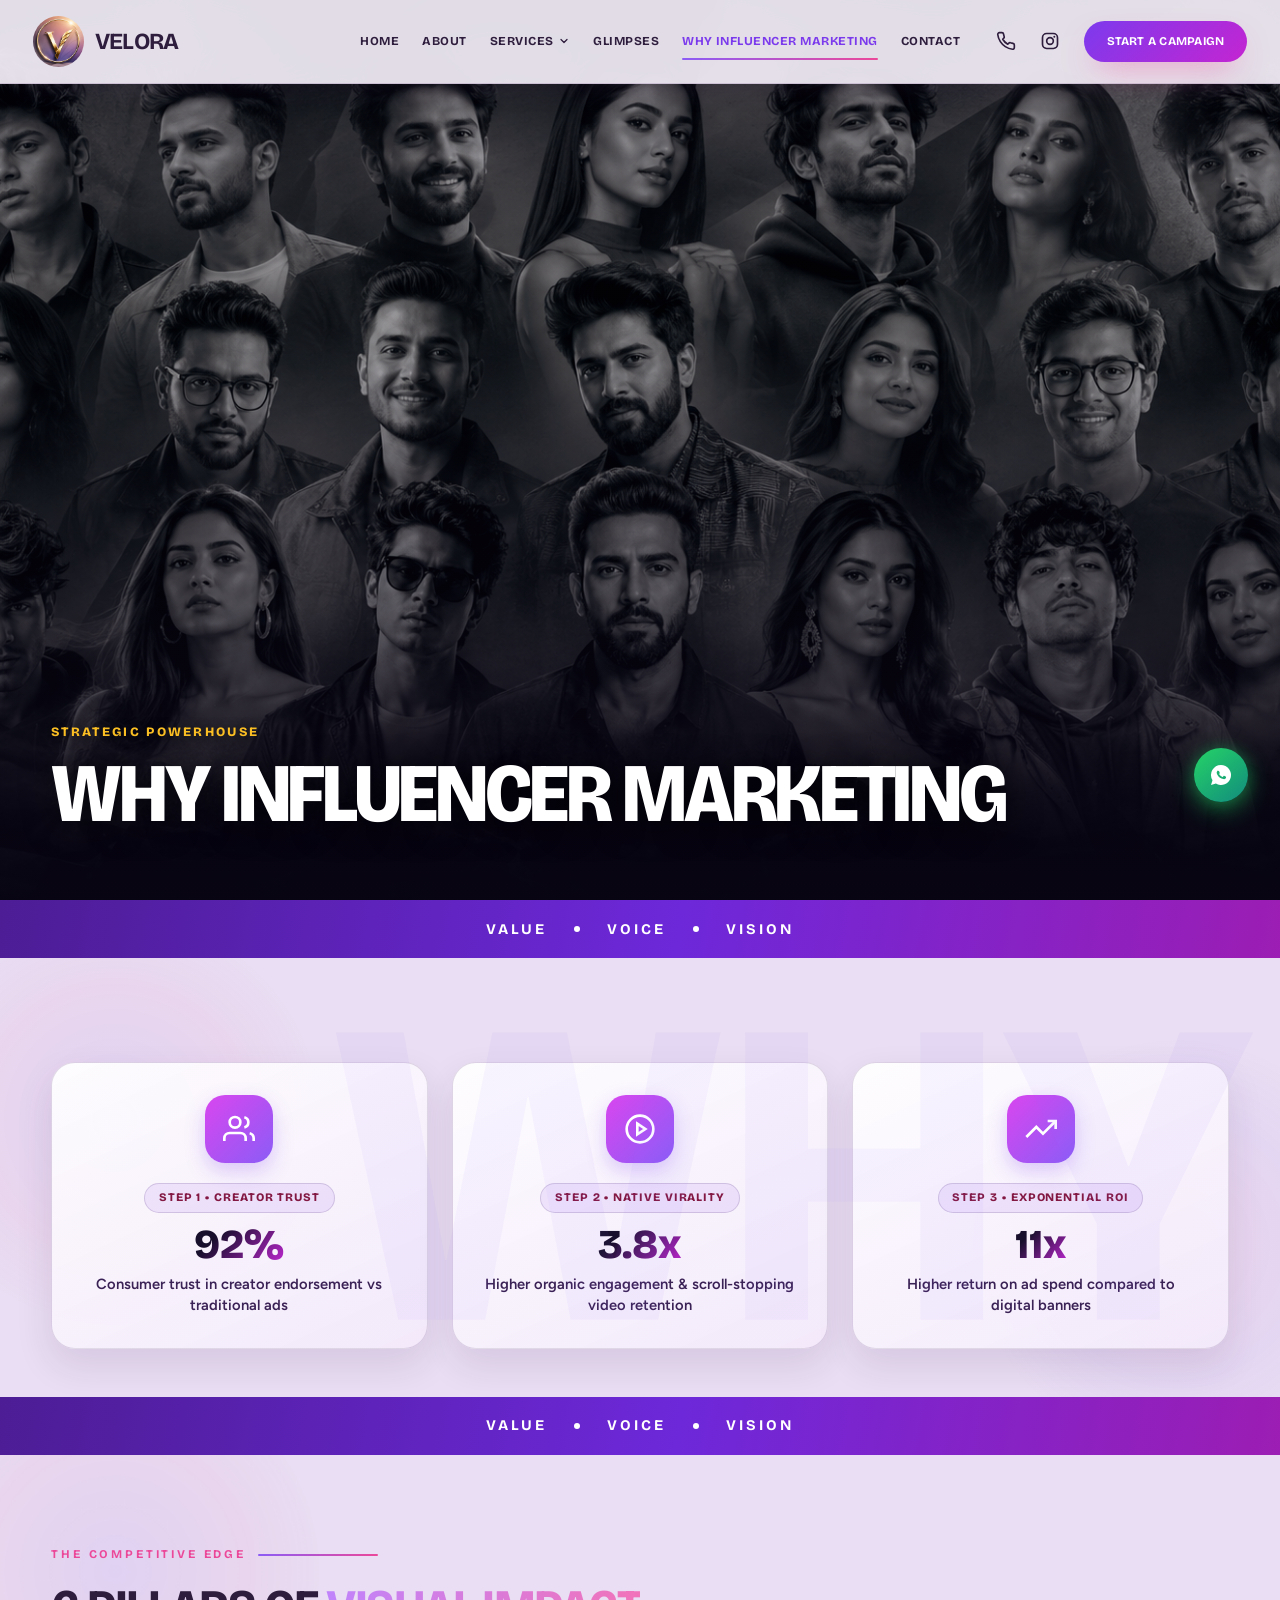
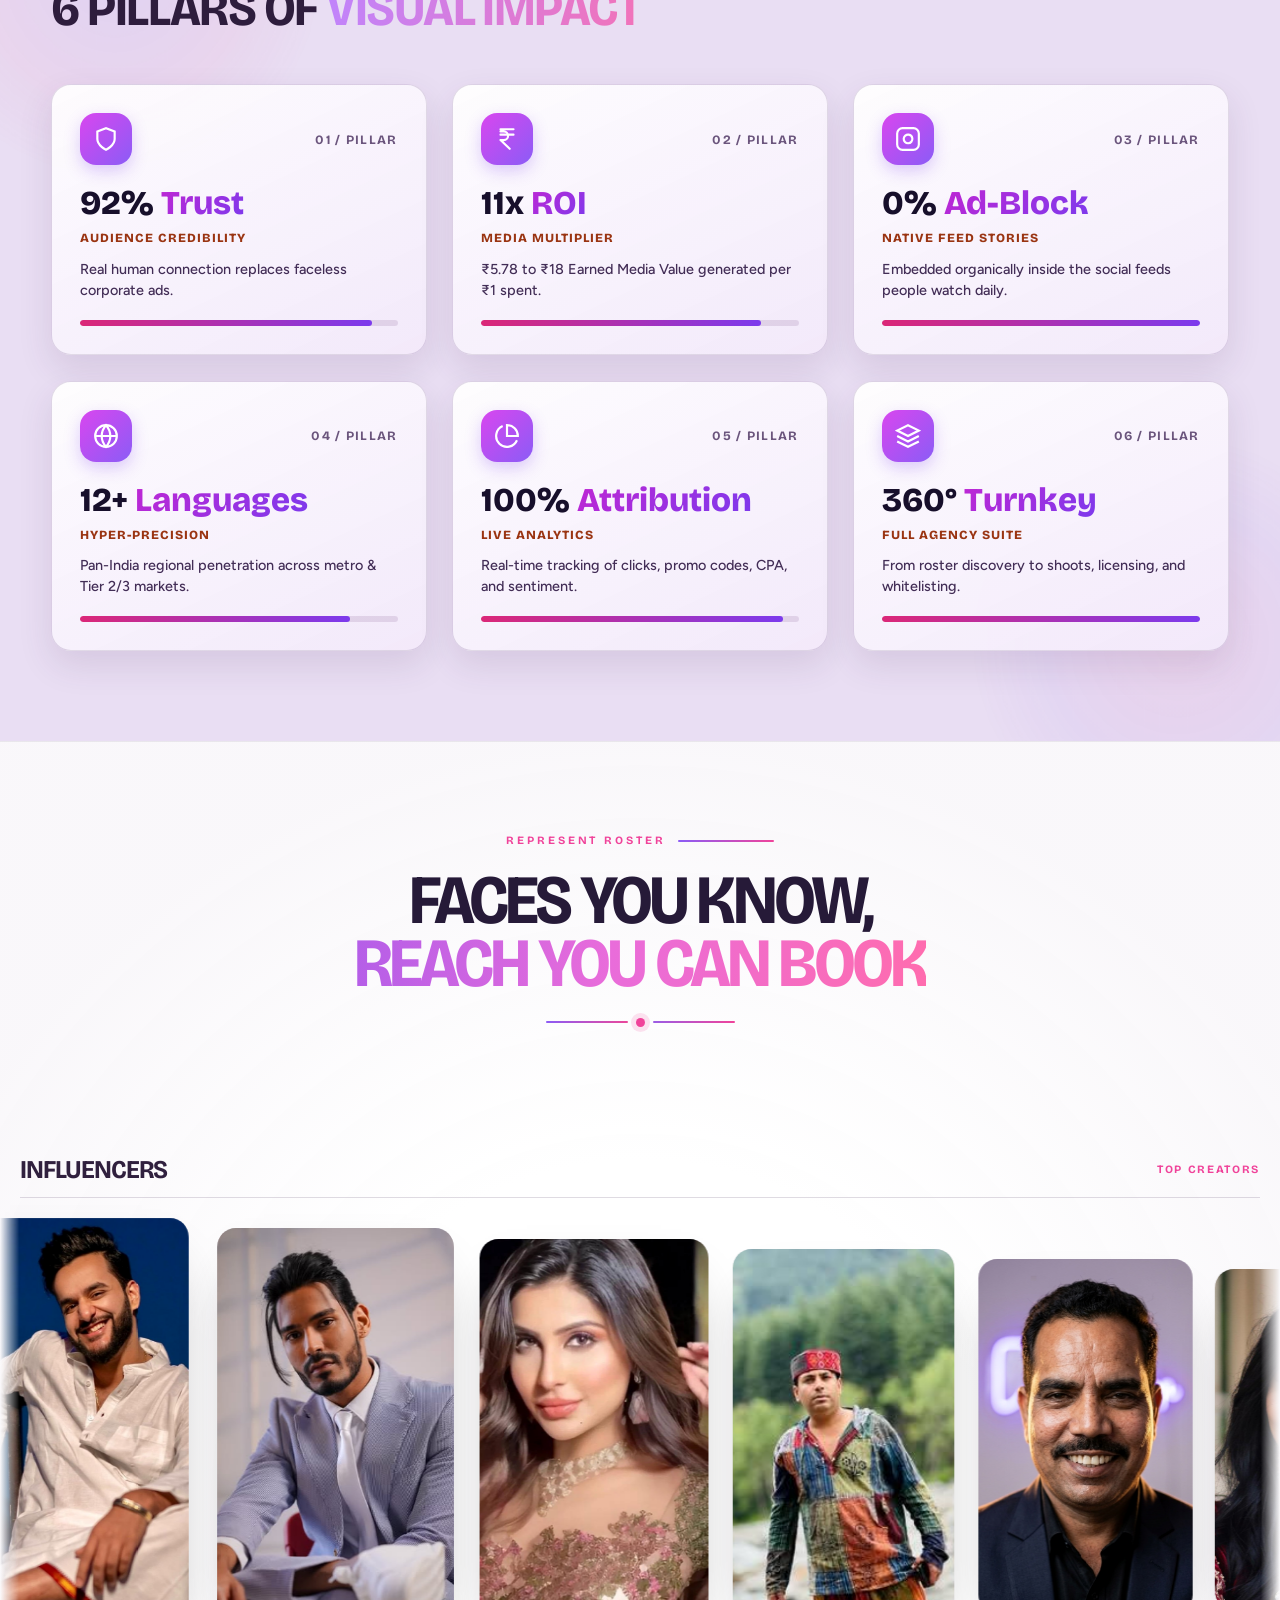
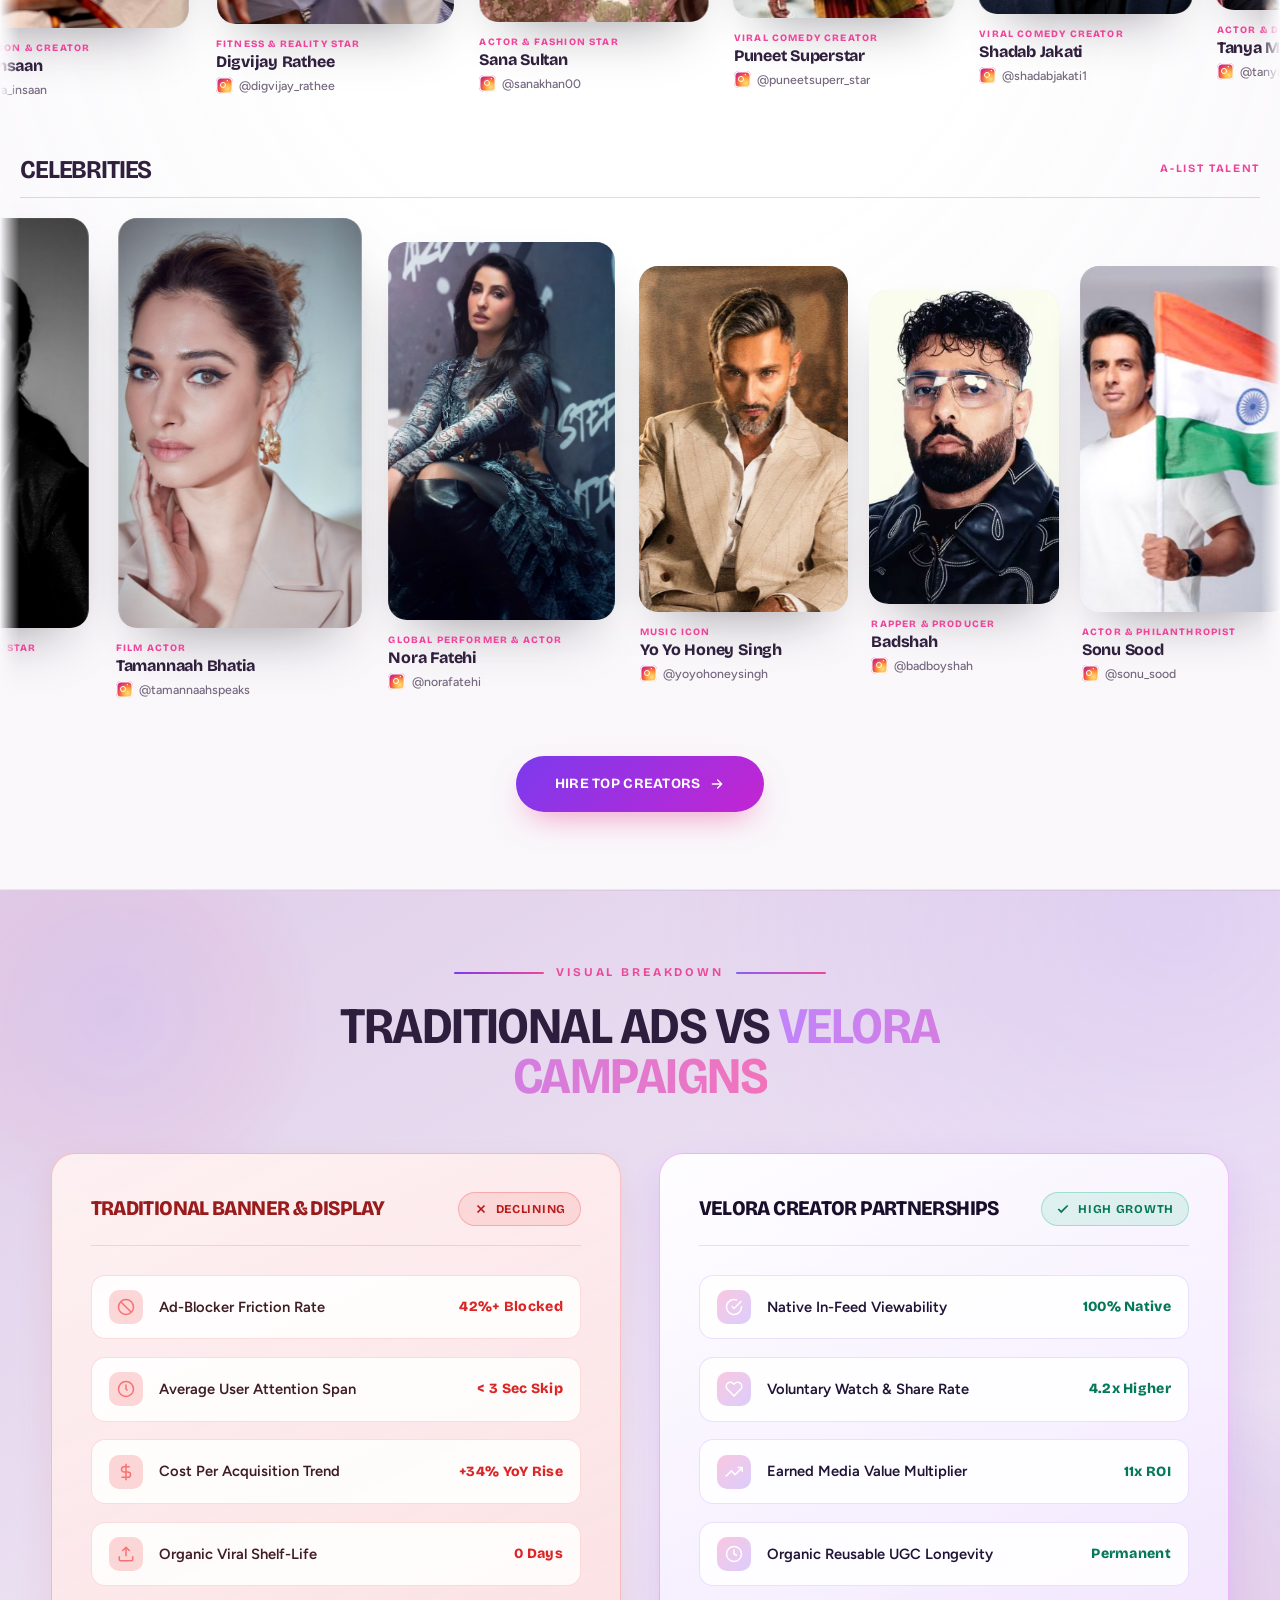
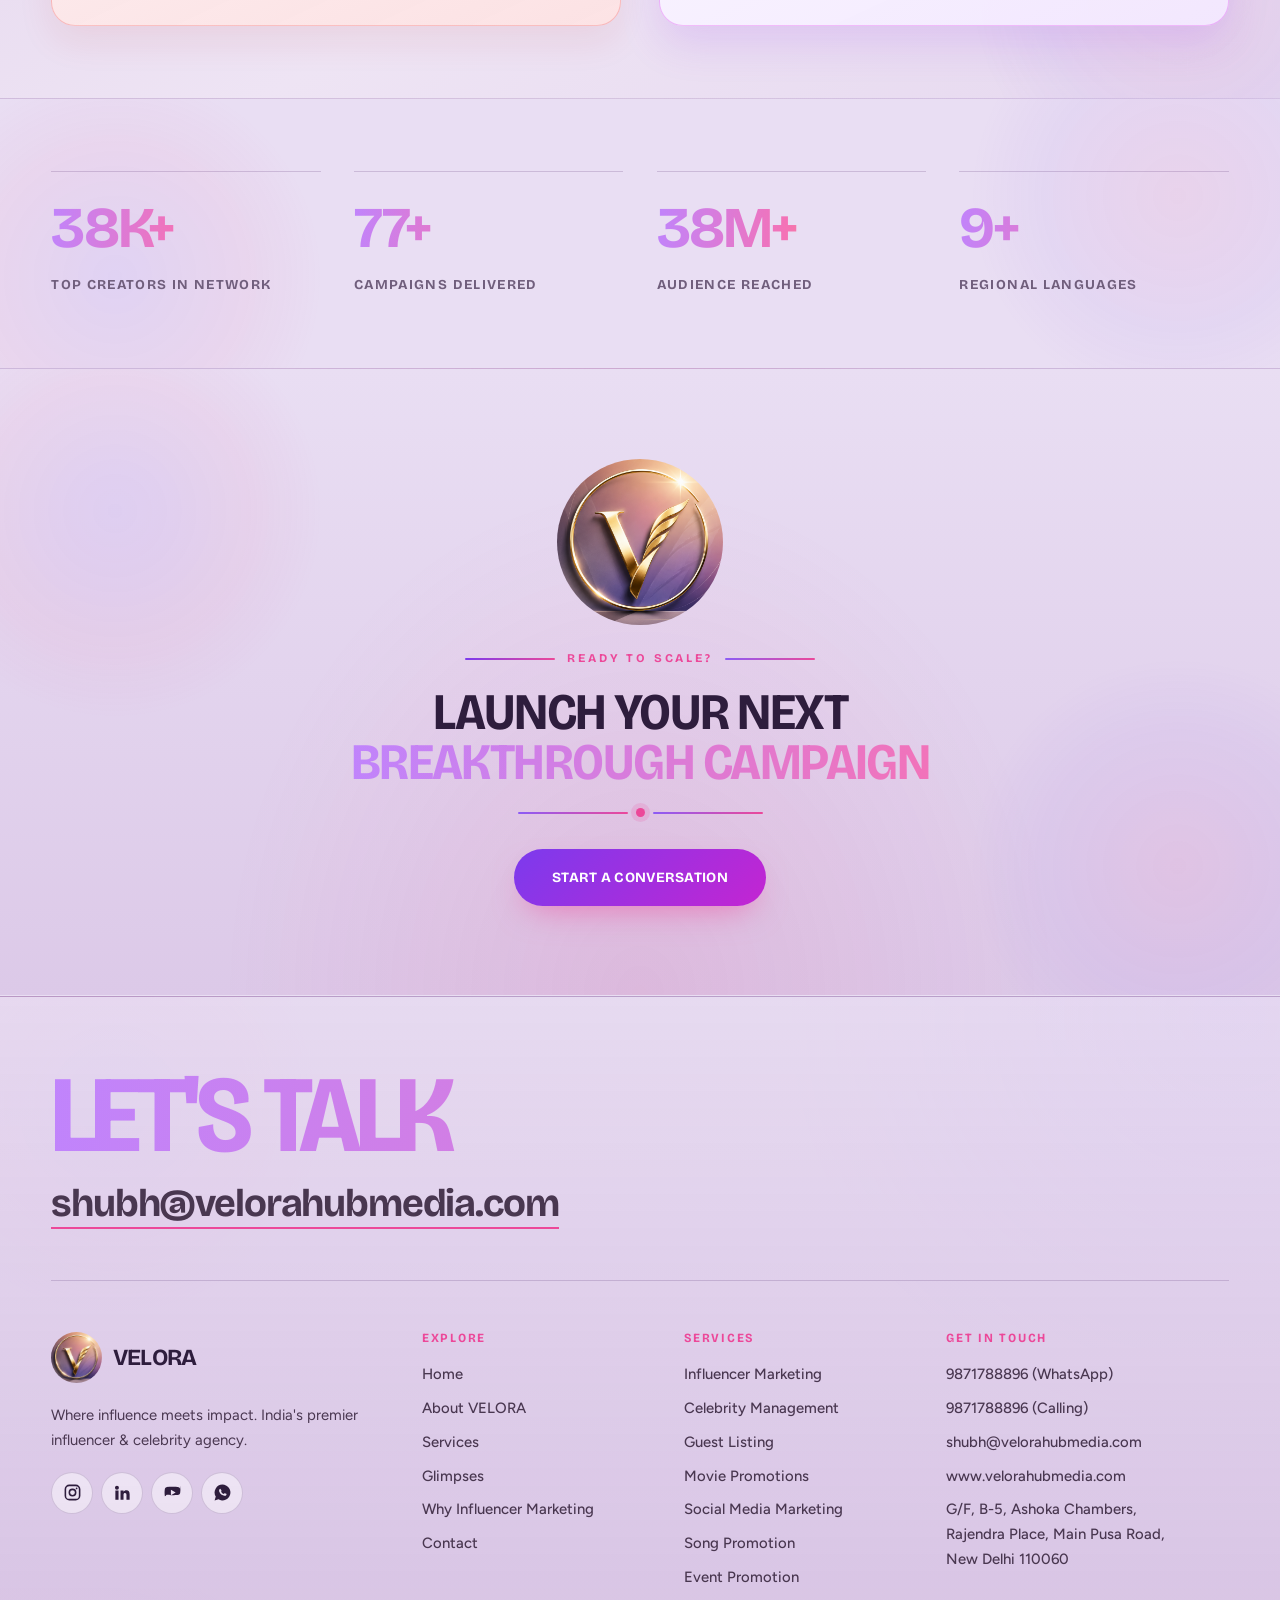
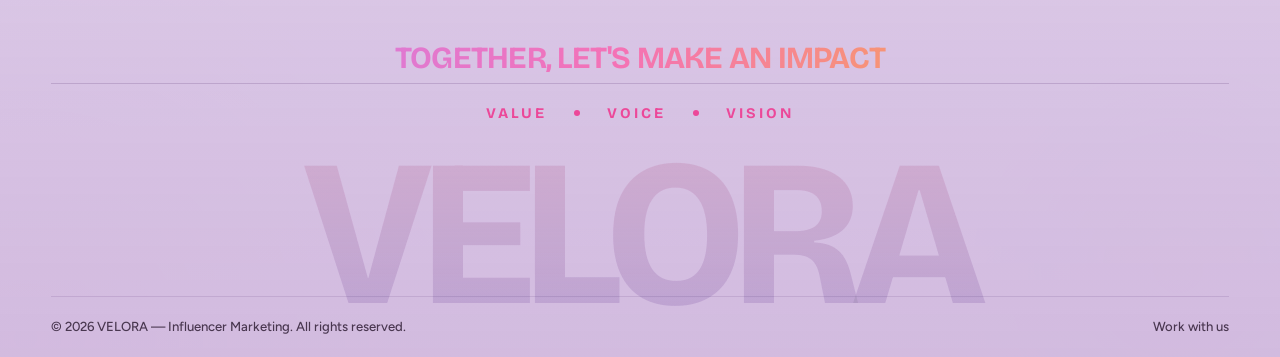
<file: why-influencer-marketing.html>
<!DOCTYPE html>
<html lang="en">

<head>
  <meta charset="UTF-8">
  <meta name="viewport" content="width=device-width, initial-scale=1">
  <title>Why Influencer Marketing | VELORA — Premier Influencer Agency</title>
  <meta name="description"
    content="Discover why influencer marketing drives 11x higher ROI than traditional advertising. Learn how VELORA connects visionary brands with 50,000+ top creators for measurable growth.">
  <meta name="theme-color" content="#8b5cf6">
  <link rel="icon" type="image/png" href="assets/favicon-96x96.png" sizes="96x96">
  <link rel="icon" type="image/png" href="assets/favicon-32x32.png" sizes="32x32">
  <link rel="shortcut icon" href="assets/favicon.ico">
  <link rel="apple-touch-icon" sizes="180x180" href="assets/apple-touch-icon.png">
  <link rel="manifest" href="site.webmanifest">
  <link rel="preconnect" href="https://fonts.googleapis.com">
  <link rel="preconnect" href="https://fonts.gstatic.com" crossorigin>
  <link
    href="https://fonts.googleapis.com/css2?family=Bricolage+Grotesque:opsz,wdth,wght@12..96,75..100,200..800&family=Figtree:ital,wght@0,300..900;1,300..900&display=swap"
    rel="stylesheet">
<link rel="stylesheet" href="style.css?v=20260904-scroll">
  <link rel="stylesheet" href="theme.css?v=20260904-scroll">
  <!-- Enables the section load-in in style.css section 40. Inline and in
         <head> on purpose: it must land before first paint so sections are
         never shown and then snapped to hidden, and if scripting is off the
         class never arrives and everything simply stays visible. -->
  <script>document.documentElement.classList.add('has-sectfx');</script>
</head>

<body>

  <div class="scroll-progress" aria-hidden="true"></div>

  <!-- ============ NAV ============ -->
  <header class="nav">
    <div class="nav-inner">
      <a class="brand" href="index.html" aria-label="VELORA home">
        <span class="brand-badge"><img src="assets/velora-emblem.png" alt=""></span>
        <span class="brand-word">VELORA</span>
      </a>

      <nav aria-label="Primary">
        <ul class="nav-menu">
          <li><a class="nav-link" href="index.html">Home</a></li>
          <li><a class="nav-link" href="about.html">About</a></li>
          <li>
            <a class="nav-link" href="services.html">Services <svg class="nav-caret" viewBox="0 0 24 24" fill="none"
                stroke="currentColor" stroke-width="2.5" stroke-linecap="round" stroke-linejoin="round">
                <path d="M6 9l6 6 6-6" />
              </svg></a>
            <div class="nav-sub">
              <a href="services.html#influencer">Influencer Marketing</a>
              <a href="services.html#celebrity">Celebrity Management</a>
              <a href="services.html#guest-listing">Guest Listing</a>
              <a href="services.html#movie">Movie Promotions</a>
              <a href="services.html#social">Social Media Marketing</a>
              <a href="services.html#song">Song Promotion</a>
              <a href="services.html#event">Event Promotion</a>
            </div>
          </li>
          <li><a class="nav-link" href="glimpses.html">Glimpses</a></li>
          <li><a class="nav-link" href="why-influencer-marketing.html" aria-current="page">Why Influencer Marketing</a>
          </li>
          <li><a class="nav-link" href="contact.html">Contact</a></li>
        </ul>
      </nav>

      <div class="nav-cta">
        <div class="nav-icons">
          <a class="nav-ic" href="tel:+919871788896" aria-label="Call VELORA">
            <svg viewBox="0 0 24 24" fill="none" stroke="currentColor" stroke-width="2" stroke-linecap="round"
              stroke-linejoin="round">
              <path
                d="M22 16.9v3a2 2 0 0 1-2.2 2 19.8 19.8 0 0 1-8.6-3.1 19.5 19.5 0 0 1-6-6A19.8 19.8 0 0 1 2.1 4.2 2 2 0 0 1 4.1 2h3a2 2 0 0 1 2 1.7c.1 1 .4 1.9.7 2.8a2 2 0 0 1-.5 2.1L8.1 9.9a16 16 0 0 0 6 6l1.3-1.3a2 2 0 0 1 2.1-.4c.9.3 1.8.6 2.8.7a2 2 0 0 1 1.7 2z" />
            </svg>
          </a>
          <a class="nav-ic" href="https://www.instagram.com/" target="_blank" rel="noopener"
            aria-label="VELORA on Instagram">
            <svg viewBox="0 0 24 24" fill="none" stroke="currentColor" stroke-width="2">
              <rect x="3" y="3" width="18" height="18" rx="5" />
              <circle cx="12" cy="12" r="4" />
              <circle cx="17.2" cy="6.8" r="1.2" fill="currentColor" stroke="none" />
            </svg>
          </a>
        </div>
        <a class="btn btn-gold btn-sm magnetic" href="contact.html">Start a Campaign</a>
        <button class="burger" aria-label="Menu" aria-expanded="false" aria-controls="drawer">
          <span></span><span></span><span></span>
        </button>
      </div>
    </div>
  </header>

  <div class="nav-drawer" id="drawer">
    <nav class="drawer-menu" aria-label="Mobile">
      <a href="index.html" style="--i:0"><small>01</small> Home</a>
      <a href="about.html" style="--i:1"><small>02</small> About</a>
      <a href="services.html" style="--i:2"><small>03</small> Services</a>
      <a href="glimpses.html" style="--i:3"><small>04</small> Glimpses</a>
      <a href="why-influencer-marketing.html" style="--i:4"><small>05</small> Why Influencer Marketing</a>
      <a href="contact.html" style="--i:5"><small>06</small> Contact</a>
    </nav>
    <div class="drawer-foot">
      <a href="tel:+919871788896">+91 98717 88896</a>
      <a href="mailto:shubh@velorahubmedia.com">shubh@velorahubmedia.com</a>
      <a href="https://www.velorahubmedia.com" target="_blank" rel="noopener">www.velorahubmedia.com</a>
    </div>
  </div>

  <main>

    <!-- ============ 16:9 FULL-WIDTH CINEMATIC PAGE BANNER ============ -->
    <section class="page-banner-section" aria-label="Why Influencer Marketing Page Banner">
      <div class="page-banner-frame" data-reveal>
        <img src="assets/influ_banner.png" alt="VELORA Influencer & Creator Network" class="page-banner-img" loading="eager">
        <div class="page-banner-overlay" aria-hidden="true"></div>
        <div class="page-banner-content">
          <div class="shell">
            <p class="page-banner-eyebrow">STRATEGIC POWERHOUSE</p>
            <h1 class="page-banner-title">Why Influencer Marketing</h1>
          </div>
        </div>
      </div>
    </section>

    <div class="vvv">Value <i></i> Voice <i></i> Vision</div>

    <!-- ============ 3-STAGE GROWTH FUNNEL ============ -->
    <section class="section" style="padding-top: clamp(2.5rem, 5vw, 4rem); padding-bottom: clamp(2rem, 4vw, 3rem);">
      <div class="shell">
        <!-- Visual 3-Stage Growth Funnel Infographic -->
        <div class="visual-funnel-grid" data-reveal style="--d:60ms">
          <div class="visual-funnel-step">
            <div class="funnel-icon-box">
              <svg viewBox="0 0 24 24" fill="none" stroke="currentColor" stroke-width="2">
                <path d="M17 21v-2a4 4 0 0 0-4-4H5a4 4 0 0 0-4 4v2" />
                <circle cx="9" cy="7" r="4" />
                <path d="M23 21v-2a4 4 0 0 0-3-3.87" />
                <path d="M16 3.13a4 4 0 0 1 0 7.75" />
              </svg>
            </div>
            <span class="funnel-badge">Step 1 • Creator Trust</span>
            <div class="funnel-stat-hero">92%</div>
            <p class="funnel-caption">Consumer trust in creator endorsement vs traditional ads</p>
          </div>

          <div class="visual-funnel-step">
            <div class="funnel-icon-box">
              <svg viewBox="0 0 24 24" fill="none" stroke="currentColor" stroke-width="2">
                <circle cx="12" cy="12" r="10" />
                <polygon points="10 8 16 12 10 16 10 8" />
              </svg>
            </div>
            <span class="funnel-badge">Step 2 • Native Virality</span>
            <div class="funnel-stat-hero">3.8x</div>
            <p class="funnel-caption">Higher organic engagement &amp; scroll-stopping video retention</p>
          </div>

          <div class="visual-funnel-step">
            <div class="funnel-icon-box">
              <svg viewBox="0 0 24 24" fill="none" stroke="currentColor" stroke-width="2">
                <polyline points="23 6 13.5 15.5 8.5 10.5 1 18" />
                <polyline points="17 6 23 6 23 12" />
              </svg>
            </div>
            <span class="funnel-badge">Step 3 • Exponential ROI</span>
            <div class="funnel-stat-hero">11x</div>
            <p class="funnel-caption">Higher return on ad spend compared to digital banners</p>
          </div>
        </div>
      </div>
      <span class="watermark" aria-hidden="true">WHY</span>
    </section>

    <div class="vvv">Value <i></i> Voice <i></i> Vision</div>

    <!-- ============ 6 VISUAL INFOGRAPHIC PILLARS ============ -->
    <section class="section">
      <div class="shell">
        <div class="section-head" data-reveal>
          <p class="eyebrow">The Competitive Edge</p>
          <h2 class="display-2">6 Pillars of <span class="gold-solid">Visual Impact</span></h2>
        </div>

        <div class="visual-pillars-grid">
          <!-- 01 Trust -->
          <article class="visual-pillar-card" data-reveal style="--d:40ms">
            <div class="pillar-top-bar">
              <div class="pillar-vector-badge">
                <svg viewBox="0 0 24 24" fill="none" stroke="currentColor" stroke-width="2">
                  <path d="M12 22s8-4 8-10V5l-8-3-8 3v7c0 6 8 10 8 10z" />
                </svg>
              </div>
              <span class="pillar-index-num">01 / PILLAR</span>
            </div>
            <div class="pillar-big-metric">92% <span class="accent-highlight">Trust</span></div>
            <span class="pillar-title-tag">Audience Credibility</span>
            <p class="pillar-short-label">Real human connection replaces faceless corporate ads.</p>
            <div class="pillar-visual-meter">
              <div class="pillar-meter-fill" style="width: 92%;"></div>
            </div>
          </article>

          <!-- 02 ROI -->
          <article class="visual-pillar-card" data-reveal style="--d:80ms">
            <div class="pillar-top-bar">
              <div class="pillar-vector-badge">
                <svg viewBox="0 0 24 24" fill="none" stroke="currentColor" stroke-width="2" stroke-linecap="round" stroke-linejoin="round">
                  <path d="M6 3h12M6 8h12M6 13l8.5 8M6 13h3a4 4 0 0 0 0-8H6" />
                </svg>
              </div>
              <span class="pillar-index-num">02 / PILLAR</span>
            </div>
            <div class="pillar-big-metric">11x <span class="accent-highlight">ROI</span></div>
            <span class="pillar-title-tag">Media Multiplier</span>
            <p class="pillar-short-label">&#8377;5.78 to &#8377;18 Earned Media Value generated per &#8377;1 spent.</p>
            <div class="pillar-visual-meter">
              <div class="pillar-meter-fill" style="width: 88%;"></div>
            </div>
          </article>

          <!-- 03 Content -->
          <article class="visual-pillar-card" data-reveal style="--d:120ms">
            <div class="pillar-top-bar">
              <div class="pillar-vector-badge">
                <svg viewBox="0 0 24 24" fill="none" stroke="currentColor" stroke-width="2">
                  <rect x="2" y="2" width="20" height="20" rx="5" ry="5" />
                  <path d="M16 11.37A4 4 0 1 1 12.63 8 4 4 0 0 1 16 11.37z" />
                  <line x1="17.5" y1="6.5" x2="17.51" y2="6.5" />
                </svg>
              </div>
              <span class="pillar-index-num">03 / PILLAR</span>
            </div>
            <div class="pillar-big-metric">0% <span class="accent-highlight">Ad-Block</span></div>
            <span class="pillar-title-tag">Native Feed Stories</span>
            <p class="pillar-short-label">Embedded organically inside the social feeds people watch daily.</p>
            <div class="pillar-visual-meter">
              <div class="pillar-meter-fill" style="width: 100%;"></div>
            </div>
          </article>

          <!-- 04 Reach -->
          <article class="visual-pillar-card" data-reveal style="--d:160ms">
            <div class="pillar-top-bar">
              <div class="pillar-vector-badge">
                <svg viewBox="0 0 24 24" fill="none" stroke="currentColor" stroke-width="2">
                  <circle cx="12" cy="12" r="10" />
                  <line x1="2" y1="12" x2="22" y2="12" />
                  <path
                    d="M12 2a15.3 15.3 0 0 1 4 10 15.3 15.3 0 0 1-4 10 15.3 15.3 0 0 1-4-10 15.3 15.3 0 0 1 4-10z" />
                </svg>
              </div>
              <span class="pillar-index-num">04 / PILLAR</span>
            </div>
            <div class="pillar-big-metric">12+ <span class="accent-highlight">Languages</span></div>
            <span class="pillar-title-tag">Hyper-Precision</span>
            <p class="pillar-short-label">Pan-India regional penetration across metro &amp; Tier 2/3 markets.</p>
            <div class="pillar-visual-meter">
              <div class="pillar-meter-fill" style="width: 85%;"></div>
            </div>
          </article>

          <!-- 05 Attribution -->
          <article class="visual-pillar-card" data-reveal style="--d:200ms">
            <div class="pillar-top-bar">
              <div class="pillar-vector-badge">
                <svg viewBox="0 0 24 24" fill="none" stroke="currentColor" stroke-width="2">
                  <path d="M21.21 15.89A10 10 0 1 1 8 2.83" />
                  <path d="M22 12A10 10 0 0 0 12 2v10z" />
                </svg>
              </div>
              <span class="pillar-index-num">05 / PILLAR</span>
            </div>
            <div class="pillar-big-metric">100% <span class="accent-highlight">Attribution</span></div>
            <span class="pillar-title-tag">Live Analytics</span>
            <p class="pillar-short-label">Real-time tracking of clicks, promo codes, CPA, and sentiment.</p>
            <div class="pillar-visual-meter">
              <div class="pillar-meter-fill" style="width: 95%;"></div>
            </div>
          </article>

          <!-- 06 Turnkey -->
          <article class="visual-pillar-card" data-reveal style="--d:240ms">
            <div class="pillar-top-bar">
              <div class="pillar-vector-badge">
                <svg viewBox="0 0 24 24" fill="none" stroke="currentColor" stroke-width="2">
                  <path d="M12 2L2 7l10 5 10-5-10-5zM2 17l10 5 10-5M2 12l10 5 10-5" />
                </svg>
              </div>
              <span class="pillar-index-num">06 / PILLAR</span>
            </div>
            <div class="pillar-big-metric">360° <span class="accent-highlight">Turnkey</span></div>
            <span class="pillar-title-tag">Full Agency Suite</span>
            <p class="pillar-short-label">From roster discovery to shoots, licensing, and whitelisting.</p>
            <div class="pillar-visual-meter">
              <div class="pillar-meter-fill" style="width: 100%;"></div>
            </div>
          </article>
        </div>
      </div>
    </section>

    <!-- ============ FAMOUS FACES / REPRESENT ROSTER (MOVING ANIMATION) ============ -->
    <section class="section roster-section roster-panorama" id="faces">
      <span class="watermark" aria-hidden="true">V</span>
      <div class="shell">
        <div class="section-head">
          <p class="eyebrow" data-reveal>Represent Roster</p>
          <h2 class="display-2" data-reveal style="--d:60ms">
            Faces You Know,<br><span class="gold-solid">Reach You Can Book</span>
          </h2>
          <div class="rule left" data-reveal><span class="spark"></span></div>
          <p class="lead" data-reveal style="--d:120ms">
            Top digital creators and verified stars represented and curated by VELORA. Tap any profile to
            view their work.
          </p>
        </div>

        <div class="rail-head">
          <h3 class="rail-title">Influencers</h3>
          <span class="rail-count">Top Creators</span>
        </div>
        <div class="talent-marquee" data-marquee="left" aria-label="Influencers we work with">
          <div class="talent-track">
            <!-- Set 1 -->
            <a class="talent" href="https://www.instagram.com/elvish_yadav/" target="_blank" rel="noopener">
              <span class="talent-photo"><img src="assets/talent/elvish-yadav.jpg" alt="Elvish Yadav" loading="lazy"></span>
              <span class="talent-body">
                <span class="talent-role">YouTuber &amp; Reality Star</span>
                <span class="talent-name">Elvish Yadav</span>
                <span class="talent-meta">@elvish_yadav</span>
              </span>
            </a>
            <a class="talent" href="https://www.instagram.com/dolly_ki_tapri_nagpur/" target="_blank" rel="noopener">
              <span class="talent-photo"><img src="assets/dolly.webp" alt="Dolly Chaiwala" loading="lazy"></span>
              <span class="talent-body">
                <span class="talent-role">Viral Lifestyle Creator</span>
                <span class="talent-name">Dolly Chaiwala</span>
                <span class="talent-meta">@dolly_ki_tapri_nagpur</span>
              </span>
            </a>
            <a class="talent" href="https://www.instagram.com/armaan__malik9/" target="_blank" rel="noopener">
              <span class="talent-photo"><img src="assets/talent/armaan-malik.jpg" alt="Armaan Malik" loading="lazy"></span>
              <span class="talent-body">
                <span class="talent-role">Top YouTuber &amp; Creator</span>
                <span class="talent-name">Armaan Malik</span>
                <span class="talent-meta">@armaan__malik9</span>
              </span>
            </a>
            <a class="talent" href="https://www.instagram.com/aarushbhola17/" target="_blank" rel="noopener">
              <span class="talent-photo"><img src="assets/talent/aarush-bhola.jpg" alt="Aarush Bhola" loading="lazy"></span>
              <span class="talent-body">
                <span class="talent-role">Fitness &amp; Lifestyle</span>
                <span class="talent-name">Aarush Bhola</span>
                <span class="talent-meta">@aarushbhola17</span>
              </span>
            </a>
            <a class="talent" href="https://www.instagram.com/chandrika.dixit/" target="_blank" rel="noopener">
              <span class="talent-photo"><img src="assets/talent/chandrika-dixit.jpg" alt="Chandrika Dixit" loading="lazy"></span>
              <span class="talent-body">
                <span class="talent-role">Viral Food Creator</span>
                <span class="talent-name">Chandrika Dixit</span>
                <span class="talent-meta">@chandrika.dixit</span>
              </span>
            </a>
            <a class="talent" href="https://www.instagram.com/munawar.faruqui/" target="_blank" rel="noopener">
              <span class="talent-photo"><img src="assets/talent/munawar-faruqui.jpg" alt="Munawar Faruqui" loading="lazy"></span>
              <span class="talent-body">
                <span class="talent-role">Comedian &amp; Artist</span>
                <span class="talent-name">Munawar Faruqui</span>
                <span class="talent-meta">@munawar.faruqui</span>
              </span>
            </a>
            <a class="talent" href="https://www.instagram.com/anjimaxuofficially/" target="_blank" rel="noopener">
              <span class="talent-photo"><img src="assets/talent/anjali-arora.jpg" alt="Anjali Arora" loading="lazy"></span>
              <span class="talent-body">
                <span class="talent-role">Top Digital Creator</span>
                <span class="talent-name">Anjali Arora</span>
                <span class="talent-meta">@anjimaxuofficially</span>
              </span>
            </a>
            <a class="talent" href="https://www.instagram.com/iamelnaaz/" target="_blank" rel="noopener">
              <span class="talent-photo"><img src="assets/talent/elnaaz-norouzi.jpg" alt="Elnaaz Norouzi" loading="lazy"></span>
              <span class="talent-body">
                <span class="talent-role">Global Icon &amp; Model</span>
                <span class="talent-name">Elnaaz Norouzi</span>
                <span class="talent-meta">@iamelnaaz</span>
              </span>
            </a>

            <!-- Set 2 (Duplicate for Seamless Infinite Loop) -->
            <a class="talent" href="https://www.instagram.com/elvish_yadav/" target="_blank" rel="noopener" aria-hidden="true" tabindex="-1">
              <span class="talent-photo"><img src="assets/talent/elvish-yadav.jpg" alt="Elvish Yadav" loading="lazy"></span>
              <span class="talent-body">
                <span class="talent-role">YouTuber &amp; Reality Star</span>
                <span class="talent-name">Elvish Yadav</span>
                <span class="talent-meta">@elvish_yadav</span>
              </span>
            </a>
            <a class="talent" href="https://www.instagram.com/dolly_ki_tapri_nagpur/" target="_blank" rel="noopener" aria-hidden="true" tabindex="-1">
              <span class="talent-photo"><img src="assets/dolly.webp" alt="Dolly Chaiwala" loading="lazy"></span>
              <span class="talent-body">
                <span class="talent-role">Viral Lifestyle Creator</span>
                <span class="talent-name">Dolly Chaiwala</span>
                <span class="talent-meta">@dolly_ki_tapri_nagpur</span>
              </span>
            </a>
            <a class="talent" href="https://www.instagram.com/armaan__malik9/" target="_blank" rel="noopener" aria-hidden="true" tabindex="-1">
              <span class="talent-photo"><img src="assets/talent/armaan-malik.jpg" alt="Armaan Malik" loading="lazy"></span>
              <span class="talent-body">
                <span class="talent-role">Top YouTuber &amp; Creator</span>
                <span class="talent-name">Armaan Malik</span>
                <span class="talent-meta">@armaan__malik9</span>
              </span>
            </a>
            <a class="talent" href="https://www.instagram.com/aarushbhola17/" target="_blank" rel="noopener" aria-hidden="true" tabindex="-1">
              <span class="talent-photo"><img src="assets/talent/aarush-bhola.jpg" alt="Aarush Bhola" loading="lazy"></span>
              <span class="talent-body">
                <span class="talent-role">Fitness &amp; Lifestyle</span>
                <span class="talent-name">Aarush Bhola</span>
                <span class="talent-meta">@aarushbhola17</span>
              </span>
            </a>
            <a class="talent" href="https://www.instagram.com/chandrika.dixit/" target="_blank" rel="noopener" aria-hidden="true" tabindex="-1">
              <span class="talent-photo"><img src="assets/talent/chandrika-dixit.jpg" alt="Chandrika Dixit" loading="lazy"></span>
              <span class="talent-body">
                <span class="talent-role">Viral Food Creator</span>
                <span class="talent-name">Chandrika Dixit</span>
                <span class="talent-meta">@chandrika.dixit</span>
              </span>
            </a>
            <a class="talent" href="https://www.instagram.com/munawar.faruqui/" target="_blank" rel="noopener" aria-hidden="true" tabindex="-1">
              <span class="talent-photo"><img src="assets/talent/munawar-faruqui.jpg" alt="Munawar Faruqui" loading="lazy"></span>
              <span class="talent-body">
                <span class="talent-role">Comedian &amp; Artist</span>
                <span class="talent-name">Munawar Faruqui</span>
                <span class="talent-meta">@munawar.faruqui</span>
              </span>
            </a>
            <a class="talent" href="https://www.instagram.com/anjimaxuofficially/" target="_blank" rel="noopener" aria-hidden="true" tabindex="-1">
              <span class="talent-photo"><img src="assets/talent/anjali-arora.jpg" alt="Anjali Arora" loading="lazy"></span>
              <span class="talent-body">
                <span class="talent-role">Top Digital Creator</span>
                <span class="talent-name">Anjali Arora</span>
                <span class="talent-meta">@anjimaxuofficially</span>
              </span>
            </a>
            <a class="talent" href="https://www.instagram.com/iamelnaaz/" target="_blank" rel="noopener" aria-hidden="true" tabindex="-1">
              <span class="talent-photo"><img src="assets/talent/elnaaz-norouzi.jpg" alt="Elnaaz Norouzi" loading="lazy"></span>
              <span class="talent-body">
                <span class="talent-role">Global Icon &amp; Model</span>
                <span class="talent-name">Elnaaz Norouzi</span>
                <span class="talent-meta">@iamelnaaz</span>
              </span>
            </a>
          </div>
        </div>

        <div class="rail-head">
          <h3 class="rail-title">Celebrities</h3>
          <span class="rail-count">A-List Talent</span>
        </div>
        <div class="talent-marquee" data-marquee="right" aria-label="Celebrities we work with">
          <div class="talent-track">
            <!-- Set 1 -->
            <a class="talent" href="https://www.instagram.com/tamannaahspeaks/" target="_blank" rel="noopener">
              <span class="talent-photo"><img src="assets/talent/tamannaah-bhatia.jpg" alt="Tamannaah Bhatia" loading="lazy"></span>
              <span class="talent-body">
                <span class="talent-role">Film Actor</span>
                <span class="talent-name">Tamannaah Bhatia</span>
                <span class="talent-meta">@tamannaahspeaks</span>
              </span>
            </a>
            <a class="talent" href="https://www.instagram.com/norafatehi/" target="_blank" rel="noopener">
              <span class="talent-photo"><img src="assets/talent/nora-fatehi.jpg" alt="Nora Fatehi" loading="lazy"></span>
              <span class="talent-body">
                <span class="talent-role">Global Performer &amp; Actor</span>
                <span class="talent-name">Nora Fatehi</span>
                <span class="talent-meta">@norafatehi</span>
              </span>
            </a>
            <a class="talent" href="https://www.instagram.com/yoyohoneysingh/" target="_blank" rel="noopener">
              <span class="talent-photo"><img src="assets/talent/yo-yo-honey-singh.jpg" alt="Yo Yo Honey Singh" loading="lazy"></span>
              <span class="talent-body">
                <span class="talent-role">Music Icon</span>
                <span class="talent-name">Yo Yo Honey Singh</span>
                <span class="talent-meta">@yoyohoneysingh</span>
              </span>
            </a>
            <a class="talent" href="https://www.instagram.com/badboyshah/" target="_blank" rel="noopener">
              <span class="talent-photo"><img src="assets/talent/badshah.jpg" alt="Badshah" loading="lazy"></span>
              <span class="talent-body">
                <span class="talent-role">Rapper &amp; Producer</span>
                <span class="talent-name">Badshah</span>
                <span class="talent-meta">@badboyshah</span>
              </span>
            </a>
            <a class="talent" href="https://www.instagram.com/sonu_sood/" target="_blank" rel="noopener">
              <span class="talent-photo"><img src="assets/talent/sonu-sood.jpg" alt="Sonu Sood" loading="lazy"></span>
              <span class="talent-body">
                <span class="talent-role">Actor &amp; Philanthropist</span>
                <span class="talent-name">Sonu Sood</span>
                <span class="talent-meta">@sonu_sood</span>
              </span>
            </a>
            <a class="talent" href="https://www.instagram.com/zareenkhan/" target="_blank" rel="noopener">
              <span class="talent-photo"><img src="assets/talent/zareen-khan.jpg" alt="Zareen Khan" loading="lazy"></span>
              <span class="talent-body">
                <span class="talent-role">Film Actor</span>
                <span class="talent-name">Zareen Khan</span>
                <span class="talent-meta">@zareenkhan</span>
              </span>
            </a>
            <a class="talent" href="https://www.instagram.com/jubin_nautiyal/" target="_blank" rel="noopener">
              <span class="talent-photo"><img src="assets/talent/jubin-nautiyal.jpg" alt="Jubin Nautiyal" loading="lazy"></span>
              <span class="talent-body">
                <span class="talent-role">Playback Singer &amp; Music Star</span>
                <span class="talent-name">Jubin Nautiyal</span>
                <span class="talent-meta">@jubin_nautiyal</span>
              </span>
            </a>

            <!-- Set 2 (Duplicate for Seamless Infinite Loop) -->
            <a class="talent" href="https://www.instagram.com/tamannaahspeaks/" target="_blank" rel="noopener" aria-hidden="true" tabindex="-1">
              <span class="talent-photo"><img src="assets/talent/tamannaah-bhatia.jpg" alt="Tamannaah Bhatia" loading="lazy"></span>
              <span class="talent-body">
                <span class="talent-role">Film Actor</span>
                <span class="talent-name">Tamannaah Bhatia</span>
                <span class="talent-meta">@tamannaahspeaks</span>
              </span>
            </a>
            <a class="talent" href="https://www.instagram.com/norafatehi/" target="_blank" rel="noopener" aria-hidden="true" tabindex="-1">
              <span class="talent-photo"><img src="assets/talent/nora-fatehi.jpg" alt="Nora Fatehi" loading="lazy"></span>
              <span class="talent-body">
                <span class="talent-role">Global Performer &amp; Actor</span>
                <span class="talent-name">Nora Fatehi</span>
                <span class="talent-meta">@norafatehi</span>
              </span>
            </a>
            <a class="talent" href="https://www.instagram.com/yoyohoneysingh/" target="_blank" rel="noopener" aria-hidden="true" tabindex="-1">
              <span class="talent-photo"><img src="assets/talent/yo-yo-honey-singh.jpg" alt="Yo Yo Honey Singh" loading="lazy"></span>
              <span class="talent-body">
                <span class="talent-role">Music Icon</span>
                <span class="talent-name">Yo Yo Honey Singh</span>
                <span class="talent-meta">@yoyohoneysingh</span>
              </span>
            </a>
            <a class="talent" href="https://www.instagram.com/badboyshah/" target="_blank" rel="noopener" aria-hidden="true" tabindex="-1">
              <span class="talent-photo"><img src="assets/talent/badshah.jpg" alt="Badshah" loading="lazy"></span>
              <span class="talent-body">
                <span class="talent-role">Rapper &amp; Producer</span>
                <span class="talent-name">Badshah</span>
                <span class="talent-meta">@badboyshah</span>
              </span>
            </a>
            <a class="talent" href="https://www.instagram.com/sonu_sood/" target="_blank" rel="noopener" aria-hidden="true" tabindex="-1">
              <span class="talent-photo"><img src="assets/talent/sonu-sood.jpg" alt="Sonu Sood" loading="lazy"></span>
              <span class="talent-body">
                <span class="talent-role">Actor &amp; Philanthropist</span>
                <span class="talent-name">Sonu Sood</span>
                <span class="talent-meta">@sonu_sood</span>
              </span>
            </a>
            <a class="talent" href="https://www.instagram.com/zareenkhan/" target="_blank" rel="noopener" aria-hidden="true" tabindex="-1">
              <span class="talent-photo"><img src="assets/talent/zareen-khan.jpg" alt="Zareen Khan" loading="lazy"></span>
              <span class="talent-body">
                <span class="talent-role">Film Actor</span>
                <span class="talent-name">Zareen Khan</span>
                <span class="talent-meta">@zareenkhan</span>
              </span>
            </a>
            <a class="talent" href="https://www.instagram.com/jubin_nautiyal/" target="_blank" rel="noopener" aria-hidden="true" tabindex="-1">
              <span class="talent-photo"><img src="assets/talent/jubin-nautiyal.jpg" alt="Jubin Nautiyal" loading="lazy"></span>
              <span class="talent-body">
                <span class="talent-role">Playback Singer &amp; Music Star</span>
                <span class="talent-name">Jubin Nautiyal</span>
                <span class="talent-meta">@jubin_nautiyal</span>
              </span>
            </a>
          </div>
        </div>

        <!-- HIRE TOP CREATORS BUTTON -->
        <div class="hire-talent-wrap" data-reveal style="--d:100ms">
          <a class="btn btn-gold btn-lg magnetic" href="contact.html">
            Hire Top Creators
            <svg viewBox="0 0 24 24" fill="none" stroke="currentColor" stroke-width="2" stroke-linecap="round" stroke-linejoin="round">
              <path d="M5 12h14M13 6l6 6-6 6" />
            </svg>
          </a>
        </div>
      </div>
    </section>

    <!-- ============ VISUAL COMPARISON BOARD ============ -->
    <section class="section tint" style="padding-block: 4.5rem">
      <div class="shell">
        <div class="section-head centered" data-reveal>
          <p class="eyebrow centered">Visual Breakdown</p>
          <h2 class="display-2">Traditional Ads vs <span class="gold-solid">VELORA Campaigns</span></h2>
        </div>

        <div class="visual-compare-wrapper">
          <!-- Traditional Ads -->
          <div class="visual-compare-col traditional" data-reveal style="--d:40ms">
            <div class="compare-head-tag">
              <!-- Colour comes from .visual-compare-col.traditional h3 in the
                 stylesheet. It was inline as #f87171, which is 2.6:1 on the
                 column's now-light panel and cannot be overridden from CSS. -->
              <h3 style="font-size: 1.3rem; font-weight: 700;">Traditional Banner &amp; Display</h3>
              <span class="compare-status-badge negative">
                <svg width="14" height="14" viewBox="0 0 24 24" fill="none" stroke="currentColor" stroke-width="3">
                  <line x1="18" y1="6" x2="6" y2="18" />
                  <line x1="6" y1="6" x2="18" y2="18" />
                </svg>
                Declining
              </span>
            </div>
            <div class="visual-metric-items">
              <div class="visual-metric-row">
                <div class="metric-icon-small"><svg width="18" height="18" viewBox="0 0 24 24" fill="none"
                    stroke="currentColor" stroke-width="2">
                    <circle cx="12" cy="12" r="10" />
                    <line x1="4.93" y1="4.93" x2="19.07" y2="19.07" />
                  </svg></div>
                <span class="metric-row-text">Ad-Blocker Friction Rate</span>
                <span class="metric-row-stat">42%+ Blocked</span>
              </div>
              <div class="visual-metric-row">
                <div class="metric-icon-small"><svg width="18" height="18" viewBox="0 0 24 24" fill="none"
                    stroke="currentColor" stroke-width="2">
                    <circle cx="12" cy="12" r="10" />
                    <polyline points="12 6 12 12 14 14" />
                  </svg></div>
                <span class="metric-row-text">Average User Attention Span</span>
                <span class="metric-row-stat">&lt; 3 Sec Skip</span>
              </div>
              <div class="visual-metric-row">
                <div class="metric-icon-small"><svg width="18" height="18" viewBox="0 0 24 24" fill="none"
                    stroke="currentColor" stroke-width="2">
                    <line x1="12" y1="1" x2="12" y2="23" />
                    <path d="M17 5H9.5a3.5 3.5 0 0 0 0 7h5a3.5 3.5 0 0 1 0 7H6" />
                  </svg></div>
                <span class="metric-row-text">Cost Per Acquisition Trend</span>
                <span class="metric-row-stat">+34% YoY Rise</span>
              </div>
              <div class="visual-metric-row">
                <div class="metric-icon-small"><svg width="18" height="18" viewBox="0 0 24 24" fill="none"
                    stroke="currentColor" stroke-width="2">
                    <path d="M21 15v4a2 2 0 0 1-2 2H5a2 2 0 0 1-2-2v-4" />
                    <polyline points="17 8 12 3 7 8" />
                    <line x1="12" y1="3" x2="12" y2="15" />
                  </svg></div>
                <span class="metric-row-text">Organic Viral Shelf-Life</span>
                <span class="metric-row-stat">0 Days</span>
              </div>
            </div>
          </div>

          <!-- VELORA Campaigns -->
          <div class="visual-compare-col velora" data-reveal style="--d:80ms">
            <div class="compare-head-tag">
              <h3 style="font-size: 1.3rem; font-weight: 700;">VELORA Creator Partnerships</h3>
              <span class="compare-status-badge positive">
                <svg width="14" height="14" viewBox="0 0 24 24" fill="none" stroke="currentColor" stroke-width="3">
                  <polyline points="20 6 9 17 4 12" />
                </svg>
                High Growth
              </span>
            </div>
            <div class="visual-metric-items">
              <div class="visual-metric-row">
                <div class="metric-icon-small"><svg width="18" height="18" viewBox="0 0 24 24" fill="none"
                    stroke="currentColor" stroke-width="2">
                    <path d="M22 11.08V12a10 10 0 1 1-5.93-9.14" />
                    <polyline points="22 4 12 14.01 9 11.01" />
                  </svg></div>
                <span class="metric-row-text">Native In-Feed Viewability</span>
                <span class="metric-row-stat">100% Native</span>
              </div>
              <div class="visual-metric-row">
                <div class="metric-icon-small"><svg width="18" height="18" viewBox="0 0 24 24" fill="none"
                    stroke="currentColor" stroke-width="2">
                    <path
                      d="M20.84 4.61a5.5 5.5 0 0 0-7.78 0L12 5.67l-1.06-1.06a5.5 5.5 0 0 0-7.78 7.78l1.06 1.06L12 21.23l7.78-7.78 1.06-1.06a5.5 5.5 0 0 0 0-7.78z" />
                  </svg></div>
                <span class="metric-row-text">Voluntary Watch &amp; Share Rate</span>
                <span class="metric-row-stat">4.2x Higher</span>
              </div>
              <div class="visual-metric-row">
                <div class="metric-icon-small"><svg width="18" height="18" viewBox="0 0 24 24" fill="none"
                    stroke="currentColor" stroke-width="2">
                    <polyline points="23 6 13.5 15.5 8.5 10.5 1 18" />
                    <polyline points="17 6 23 6 23 12" />
                  </svg></div>
                <span class="metric-row-text">Earned Media Value Multiplier</span>
                <span class="metric-row-stat">11x ROI</span>
              </div>
              <div class="visual-metric-row">
                <div class="metric-icon-small"><svg width="18" height="18" viewBox="0 0 24 24" fill="none"
                    stroke="currentColor" stroke-width="2">
                    <circle cx="12" cy="12" r="10" />
                    <path d="M12 6v6l4 2" />
                  </svg></div>
                <span class="metric-row-text">Organic Reusable UGC Longevity</span>
                <span class="metric-row-stat">Permanent</span>
              </div>
            </div>
          </div>
        </div>
      </div>
    </section>

    <!-- ============ PROVEN STATS ============ -->
    <section class="section" style="padding-block: 4.5rem">
      <div class="shell">
        <div class="stats" data-reveal>
          <div class="stat"><b><span data-count="50" data-suffix="K+">0</span></b><span>Top Creators in Network</span></div>
          <div class="stat"><b><span data-count="100" data-suffix="+">0</span></b><span>Campaigns Delivered</span></div>
          <div class="stat"><b><span data-count="50" data-suffix="M+">0</span></b><span>Audience Reached</span></div>
          <div class="stat"><b><span data-count="12" data-suffix="+">0</span></b><span>Regional Languages</span></div>
        </div>
      </div>
    </section>

    <!-- ============ CTA ============ -->
    <section class="cta-band">
      <canvas class="confetti" aria-hidden="true"></canvas>
      <div class="shell">
        <img class="emblem" src="assets/velora-emblem.png" alt="" data-reveal="zoom">
        <p class="eyebrow centered" data-reveal>Ready to Scale?</p>
        <h2 class="display-2" data-reveal style="--d:60ms">Launch Your Next<br><span class="gold-solid">Breakthrough Campaign</span></h2>
        <div class="rule" data-reveal><span class="spark"></span></div>
        <p style="margin-top:2rem" data-reveal><a class="btn btn-gold btn-lg magnetic" href="contact.html">Start A Conversation</a></p>
      </div>
    </section>

  </main>

  <!-- ============ QYOU-INSPIRED FOOTER WITH AMBIENT VIDEO ============ -->
  <footer class="footer">
    <div class="footer-video-wrap" aria-hidden="true">
      <video src="assets/showreel.mp4" muted loop playsinline autoplay preload="none" data-bg-video></video>
    </div>

    <div class="shell">
      <div class="footer-shout" data-reveal>
        <h2 class="gold-text">Let's Talk</h2>
        <a class="footer-mail" href="mailto:shubh@velorahubmedia.com">shubh@velorahubmedia.com</a>
      </div>

      <div class="footer-grid">
        <div class="footer-brand">
          <a class="brand footer-logo" href="index.html" aria-label="VELORA home" style="margin-bottom: 1.2rem;">
            <span class="brand-badge"><img src="assets/velora-emblem.png" alt="VELORA"></span>
            <span class="brand-word">VELORA</span>
          </a>
          <p>Where influence meets impact. India's premier influencer &amp; celebrity agency.</p>
          <div class="socials">
            <a href="https://www.instagram.com/" target="_blank" rel="noopener" aria-label="Instagram">
              <svg viewBox="0 0 24 24" fill="none" stroke="currentColor" stroke-width="2">
                <rect x="3" y="3" width="18" height="18" rx="5" />
                <circle cx="12" cy="12" r="4" />
                <circle cx="17.2" cy="6.8" r="1.1" fill="currentColor" stroke="none" />
              </svg>
            </a>
            <a href="https://linkedin.com" target="_blank" rel="noopener" aria-label="LinkedIn">
              <svg viewBox="0 0 24 24" fill="currentColor">
                <path
                  d="M4.98 3.5A2.5 2.5 0 1 0 5 8.5a2.5 2.5 0 0 0 0-5zM3 9.5h4V21H3zM9.5 9.5h3.8v1.6c.6-1 1.9-1.9 3.7-1.9 2.7 0 4 1.7 4 5V21h-4v-6c0-1.5-.6-2.4-1.9-2.4-1.1 0-1.8.8-1.8 2.4V21h-3.8z" />
              </svg>
            </a>
            <a href="https://youtube.com" target="_blank" rel="noopener" aria-label="YouTube">
              <svg viewBox="0 0 24 24" fill="currentColor">
                <path
                  d="M21.6 7.2a2.7 2.7 0 0 0-1.9-1.9C18 4.8 12 4.8 12 4.8s-6 0-7.7.5A2.7 2.7 0 0 0 2.4 7.2C2 8.9 2 12 2 12s0 3.1.4 4.8a2.7 2.7 0 0 0 1.9-1.9c1.7.5 7.7.5 7.7.5s6 0 7.7-.5a2.7 2.7 0 0 0 1.9-1.9c.4-1.7.4-4.8.4-4.8s0-3.1-.4-4.8zM10 15.5v-7l6 3.5z" />
              </svg>
            </a>
            <a href="https://wa.me/919871788896?text=Hi%20VELORA%2C%20I%20would%20like%20to%20inquire%20about%20your%20services." target="_blank" rel="noopener" aria-label="WhatsApp">
              <svg viewBox="0 0 24 24" fill="currentColor">
                <path
                  d="M12 2a10 10 0 0 0-8.5 15.2L2 22l4.9-1.4A10 10 0 1 0 12 2zm-2.8 5.9h.4c.2 0 .3 0 .5.4l.6 1.5c.1.2.1.3 0 .5l-.4.5c-.1.1-.2.2-.1.4.2.2.6.9 1.3 1.5.9.8 1.7 1.1 1.9 1.2.2.1.4.1.5-.1l.7-.9c.1-.2.3-.2.5-.1l1.5.7c.2.1.4.2.4.3.1.1.1.6-.1 1.2-.2.6-1.2 1.2-1.7 1.2-.4 0-.8.1-2.7-.6-2.3-.9-3.7-3.2-3.8-3.4-.1-.2-1-1.4-1-2.5s.6-1.7.9-2c.2-.3.5-.3.7-.3z" />
              </svg>
            </a>
          </div>
        </div>

        <div>
          <h5>Explore</h5>
          <div class="footer-links">
            <a href="index.html">Home</a>
            <a href="about.html">About VELORA</a>
            <a href="services.html">Services</a>
            <a href="glimpses.html">Glimpses</a>
            <a href="why-influencer-marketing.html">Why Influencer Marketing</a>
            <a href="contact.html">Contact</a>
          </div>
        </div>

        <div>
          <h5>Services</h5>
          <div class="footer-links">
            <a href="services.html#influencer">Influencer Marketing</a>
            <a href="services.html#celebrity">Celebrity Management</a>
            <a href="services.html#guest-listing">Guest Listing</a>
            <a href="services.html#movie">Movie Promotions</a>
            <a href="services.html#social">Social Media Marketing</a>
            <a href="services.html#song">Song Promotion</a>
            <a href="services.html#event">Event Promotion</a>
          </div>
        </div>

        <div>
          <h5>Get In Touch</h5>
          <div class="footer-links">
            <a href="https://wa.me/919871788896?text=Hi%20VELORA%2C%20I%20would%20like%20to%20inquire%20about%20your%20services." target="_blank" rel="noopener">9871788896 (WhatsApp)</a>
            <a href="tel:+919871788896">9871788896 (Calling)</a>
            <a href="mailto:shubh@velorahubmedia.com">shubh@velorahubmedia.com</a>
            <a href="https://www.velorahubmedia.com" target="_blank" rel="noopener">www.velorahubmedia.com</a>
            <a href="https://maps.google.com/?q=Ashoka+Chambers+Rajendra+Place+New+Delhi+110060"
              target="_blank" rel="noopener">G/F, B-5, Ashoka Chambers,<br>Rajendra Place, Main Pusa
              Road,<br>New Delhi 110060</a>
          </div>
        </div>
      </div>

      <div class="footer-script">
        <p class="script">Together, let's make an impact</p>
      </div>

      <div class="vvv">Value <i></i> Voice <i></i> Vision</div>

      <span class="footer-mega" aria-hidden="true">VELORA</span>

      <div class="footer-bottom">
        <span>&copy; <span data-year>2026</span> VELORA — Influencer Marketing. All rights reserved.</span>
        <span><a href="contact.html">Work with us</a></span>
      </div>
    </div>
  </footer>

  <div class="floats">
    <a class="float-btn wa" href="https://wa.me/919871788896?text=Hi%20VELORA%2C%20I%20would%20like%20to%20inquire%20about%20your%20services." target="_blank" rel="noopener"
      aria-label="Chat on WhatsApp">
      <svg viewBox="0 0 24 24" fill="currentColor">
        <path
          d="M12 2a10 10 0 0 0-8.5 15.2L2 22l4.9-1.4A10 10 0 1 0 12 2zm-2.8 5.9h.4c.2 0 .3 0 .5.4l.6 1.5c.1.2.1.3 0 .5l-.4.5c-.1.1-.2.2-.1.4.2.2.6.9 1.3 1.5.9.8 1.7 1.1 1.9 1.2.2.1.4.1.5-.1l.7-.9c.1-.2.3-.2.5-.1l1.5.7c.2.1.4.2.4.3.1.1.1.6-.1 1.2-.2.6-1.2 1.2-1.7 1.2-.4 0-.8.1-2.7-.6-2.3-.9-3.7-3.2-3.8-3.4-.1-.2-1-1.4-1-2.5s.6-1.7.9-2c.2-.3.5-.3.7-.3z" />
      </svg>
    </a>
    <button class="float-btn top" aria-label="Back to top">
      <svg viewBox="0 0 24 24" fill="none" stroke="currentColor" stroke-width="1.8" stroke-linecap="round"
        stroke-linejoin="round">
        <path d="M12 19V5M6 11l6-6 6 6" />
      </svg>
    </button>
  </div>

  <script src="script.js?v=20260904-talent"></script>
</body>

</html>
</file>
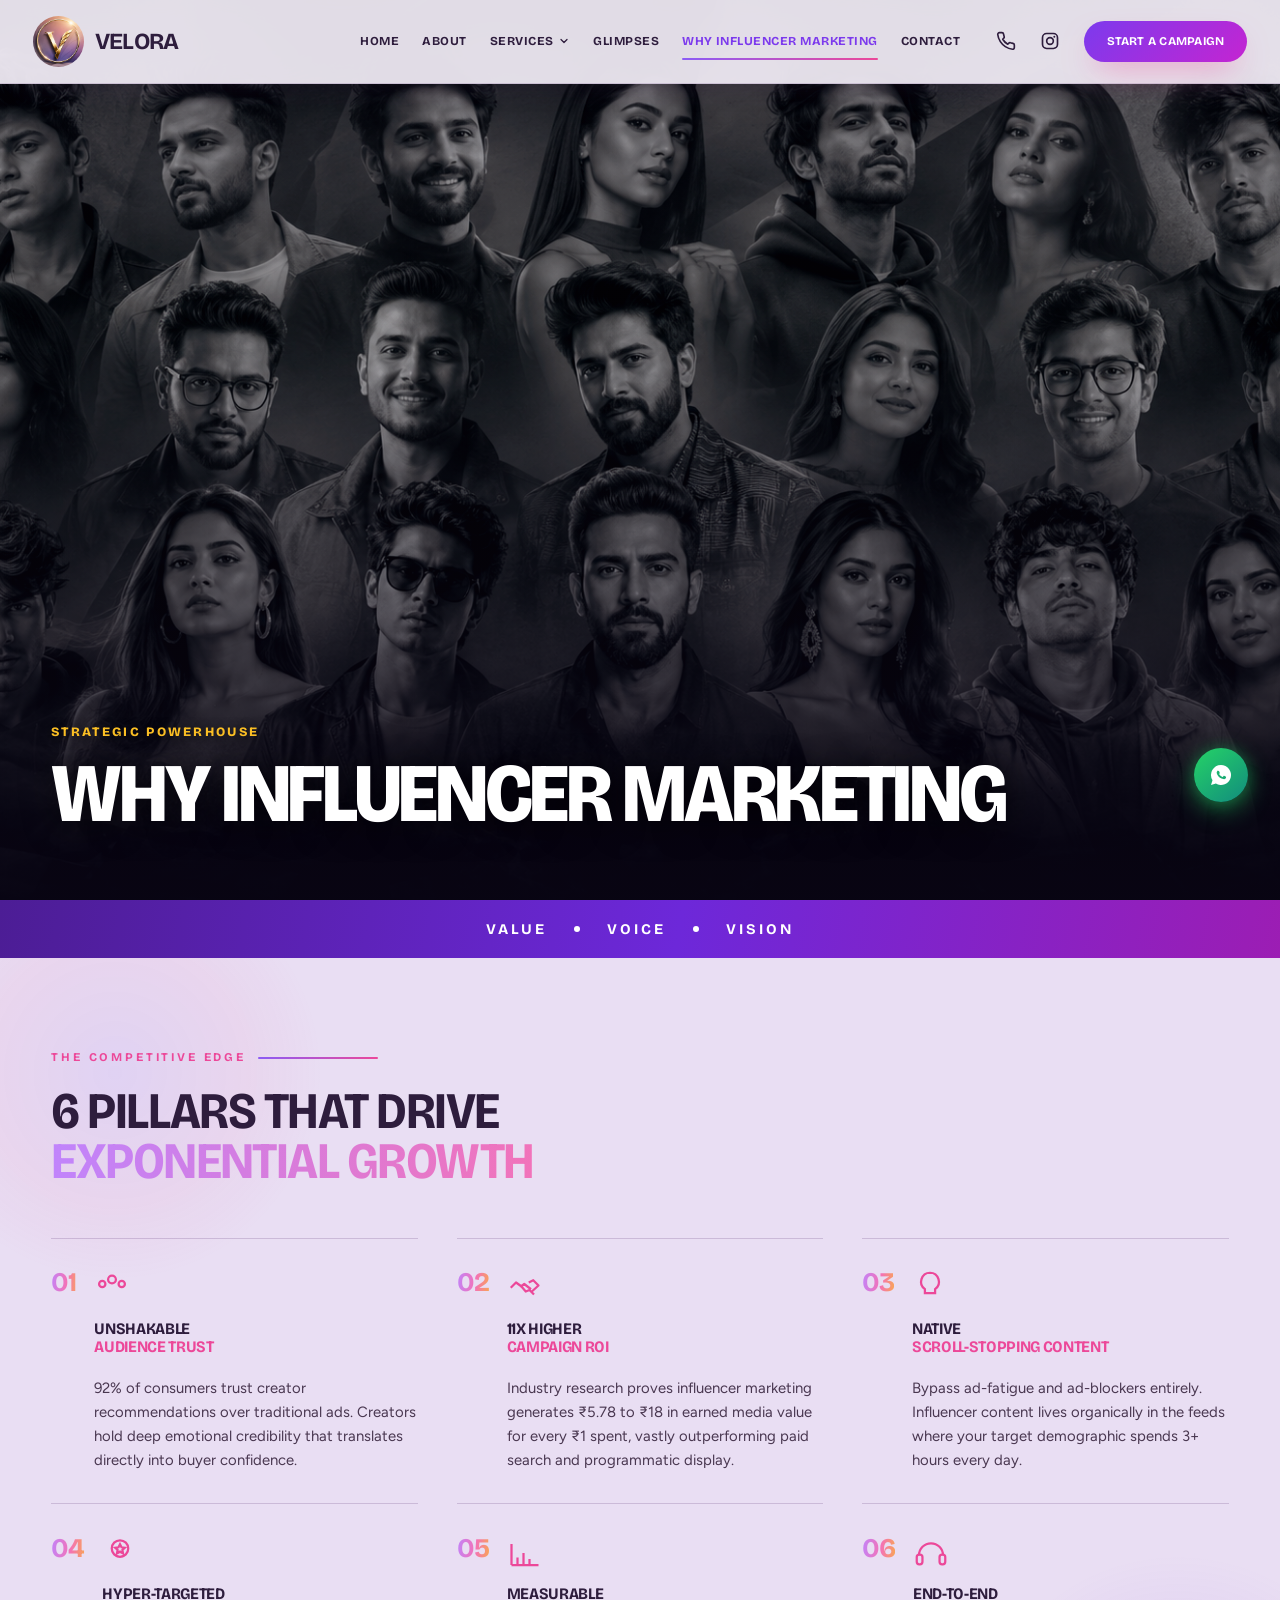
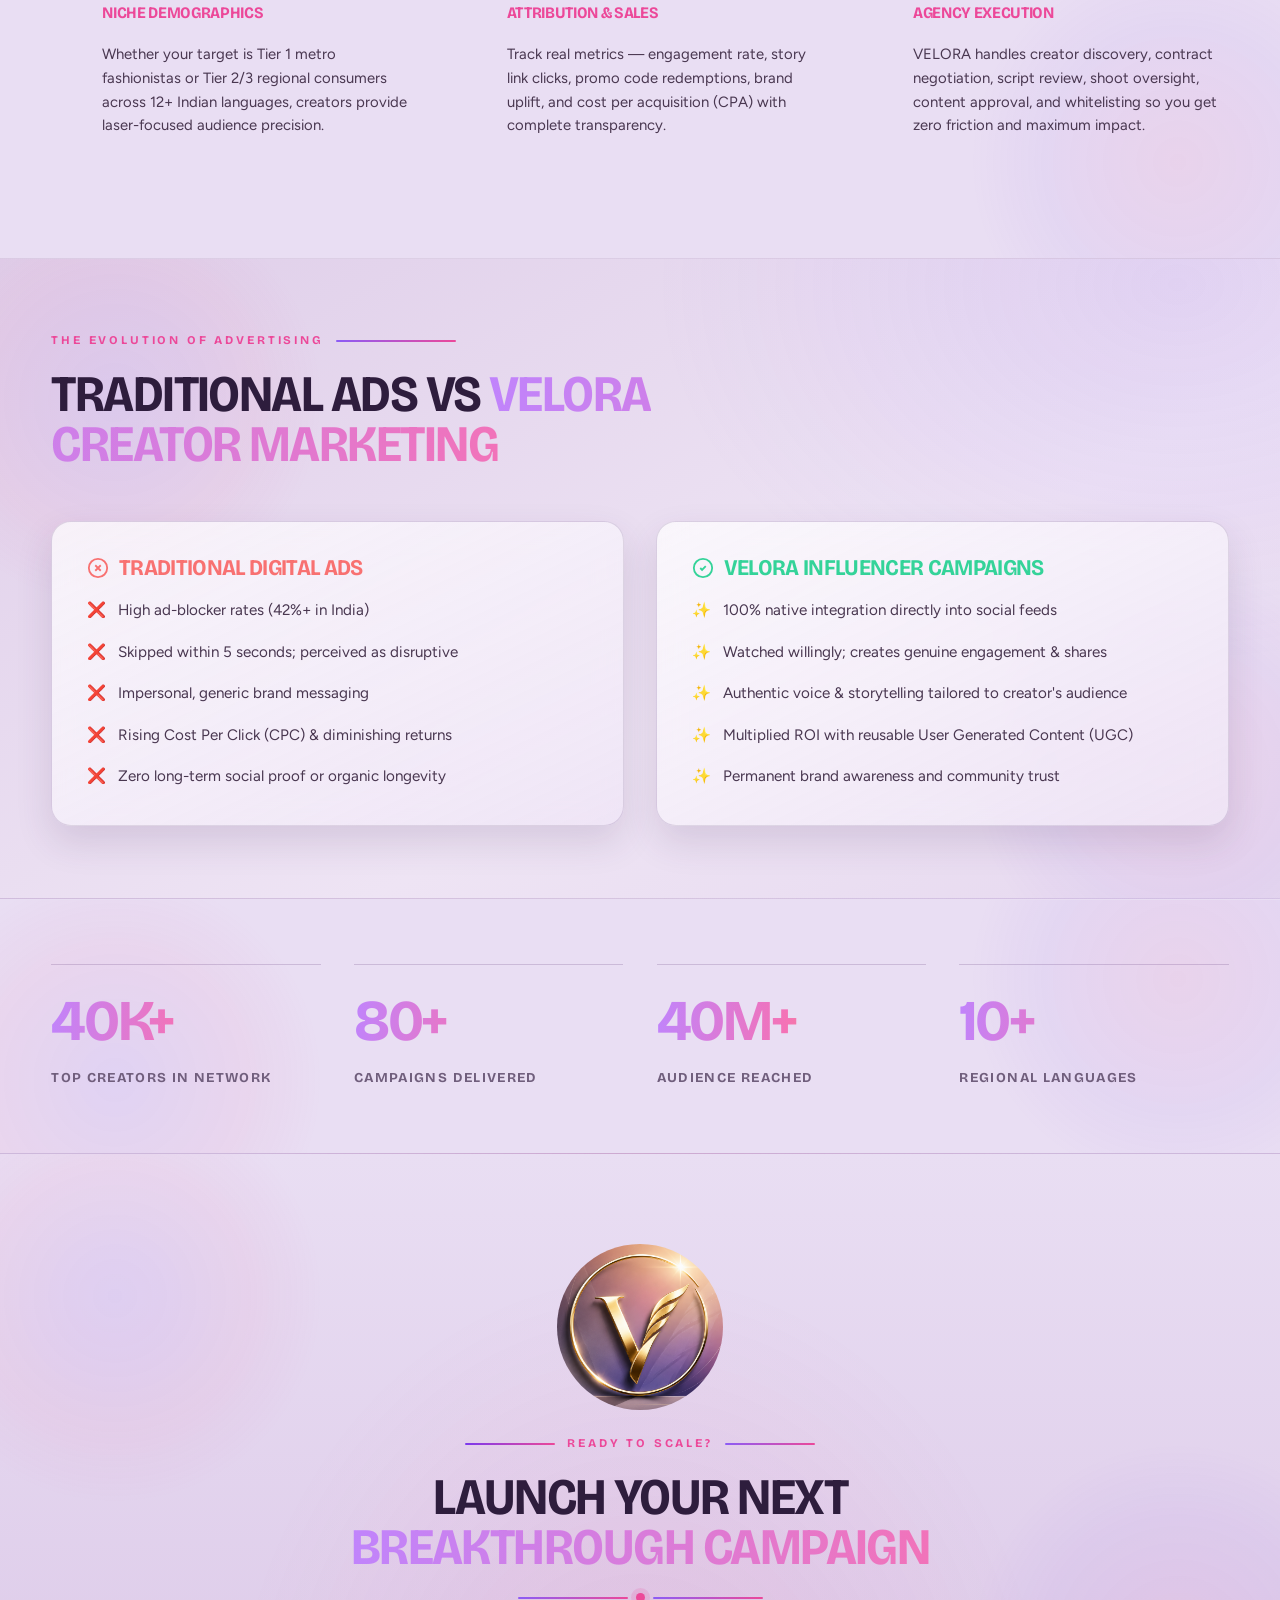
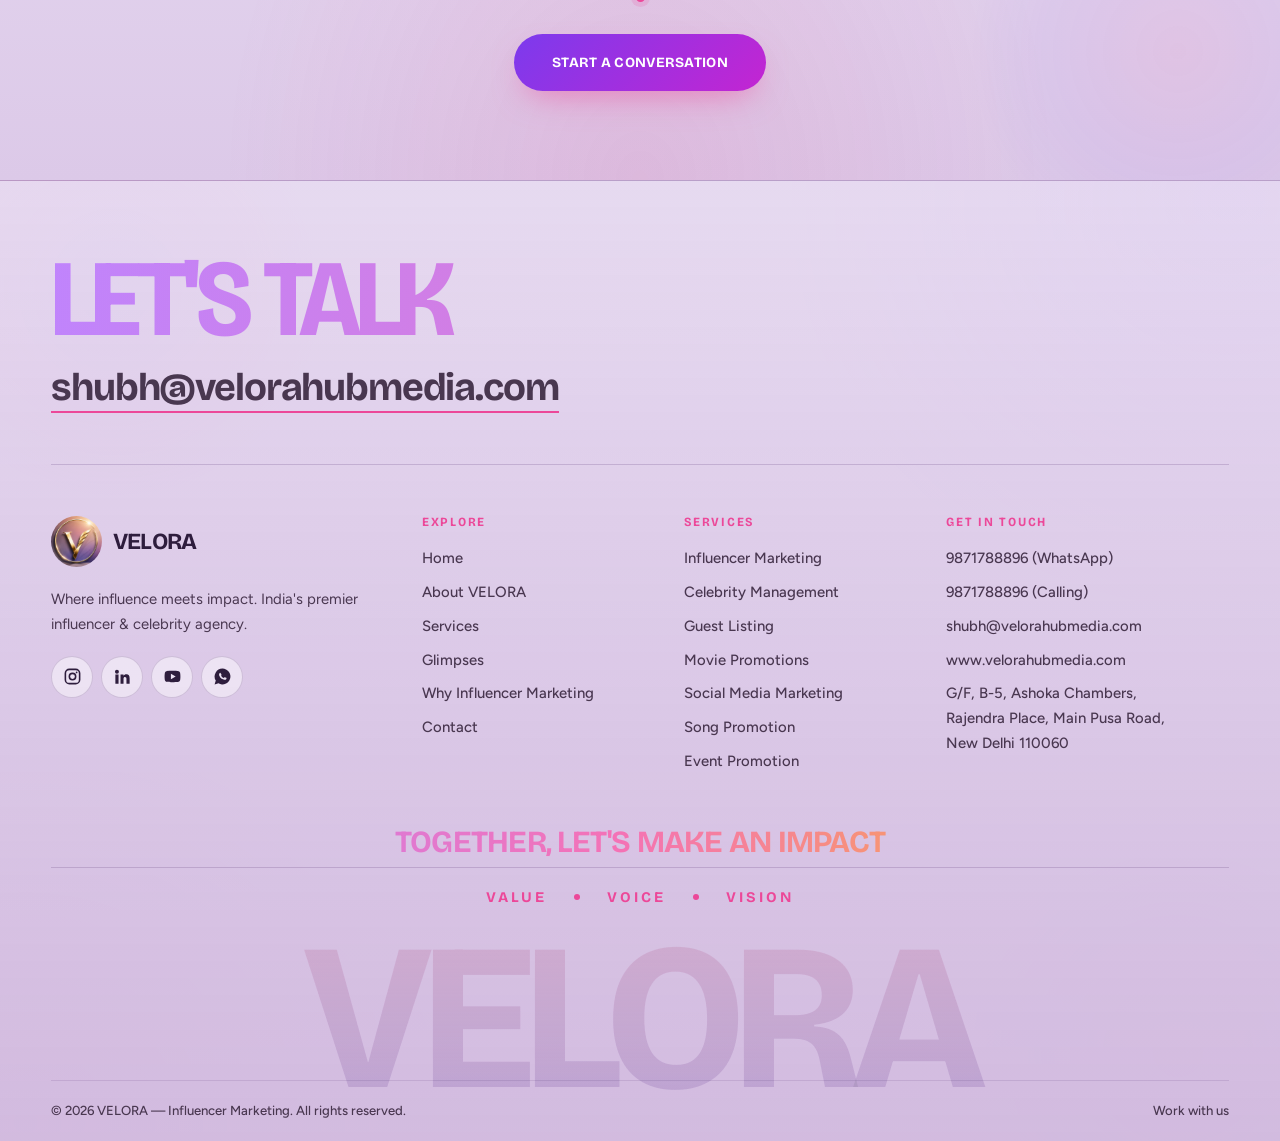
<file: why-velora.html>
<!DOCTYPE html>
<html lang="en">
<head>
<meta charset="UTF-8">
<meta name="viewport" content="width=device-width, initial-scale=1">
<title>Why Influencer Marketing | VELORA — Premier Influencer Agency</title>
<meta name="description" content="Discover why influencer marketing drives 11x higher ROI than traditional advertising. Learn how VELORA connects visionary brands with 50,000+ top creators for measurable growth.">
<meta name="theme-color" content="#8b5cf6">
<link rel="icon" type="image/png" href="assets/favicon-96x96.png" sizes="96x96">
<link rel="icon" type="image/png" href="assets/favicon-32x32.png" sizes="32x32">
<link rel="shortcut icon" href="assets/favicon.ico">
<link rel="apple-touch-icon" sizes="180x180" href="assets/apple-touch-icon.png">
<link rel="manifest" href="site.webmanifest">
<link rel="preconnect" href="https://fonts.googleapis.com">
<link rel="preconnect" href="https://fonts.gstatic.com" crossorigin>
<link href="https://fonts.googleapis.com/css2?family=Bricolage+Grotesque:opsz,wdth,wght@12..96,75..100,200..800&family=Figtree:ital,wght@0,300..900;1,300..900&display=swap" rel="stylesheet">
<link rel="stylesheet" href="style.css?v=20260828-scrollfix-2">
<link rel="stylesheet" href="theme.css?v=20260826-1">
    <!-- Enables the section load-in in style.css section 40. Inline and in
         <head> on purpose: it must land before first paint so sections are
         never shown and then snapped to hidden, and if scripting is off the
         class never arrives and everything simply stays visible. -->
    <script>document.documentElement.classList.add('has-sectfx');</script>
</head>
<body>

<div class="scroll-progress" aria-hidden="true"></div>

<!-- ============ NAV ============ -->
<header class="nav">
    <div class="nav-inner">
        <a class="brand" href="index.html" aria-label="VELORA home">
            <span class="brand-badge"><img src="assets/velora-emblem.png" alt=""></span>
            <span class="brand-word">VELORA</span>
        </a>

        <nav aria-label="Primary">
            <ul class="nav-menu">
                <li><a class="nav-link" href="index.html">Home</a></li>
                <li><a class="nav-link" href="about.html">About</a></li>
                <li>
                    <a class="nav-link" href="services.html">Services <svg class="nav-caret" viewBox="0 0 24 24" fill="none" stroke="currentColor" stroke-width="2.5" stroke-linecap="round" stroke-linejoin="round"><path d="M6 9l6 6 6-6"/></svg></a>
                    <div class="nav-sub">
                        <a href="services.html#influencer">Influencer Marketing</a>
                        <a href="services.html#celebrity">Celebrity Management</a>
                        <a href="services.html#guest-listing">Guest Listing</a>
                        <a href="services.html#movie">Movie Promotions</a>
                        <a href="services.html#social">Social Media Marketing</a>
                        <a href="services.html#song">Song Promotion</a>
                        <a href="services.html#event">Event Promotion</a>
                    </div>
                </li>
                <li><a class="nav-link" href="glimpses.html">Glimpses</a></li>
                <li><a class="nav-link" href="why-influencer-marketing.html" aria-current="page">Why Influencer Marketing</a></li>
                <li><a class="nav-link" href="contact.html">Contact</a></li>
            </ul>
        </nav>

        <div class="nav-cta">
            <div class="nav-icons">
                <a class="nav-ic" href="tel:+919871788896" aria-label="Call VELORA">
                    <svg viewBox="0 0 24 24" fill="none" stroke="currentColor" stroke-width="2" stroke-linecap="round" stroke-linejoin="round"><path d="M22 16.9v3a2 2 0 0 1-2.2 2 19.8 19.8 0 0 1-8.6-3.1 19.5 19.5 0 0 1-6-6A19.8 19.8 0 0 1 2.1 4.2 2 2 0 0 1 4.1 2h3a2 2 0 0 1 2 1.7c.1 1 .4 1.9.7 2.8a2 2 0 0 1-.5 2.1L8.1 9.9a16 16 0 0 0 6 6l1.3-1.3a2 2 0 0 1 2.1-.4c.9.3 1.8.6 2.8.7a2 2 0 0 1 1.7 2z" /></svg>
                </a>
                <a class="nav-ic" href="https://www.instagram.com/" target="_blank" rel="noopener" aria-label="VELORA on Instagram">
                    <svg viewBox="0 0 24 24" fill="none" stroke="currentColor" stroke-width="2"><rect x="3" y="3" width="18" height="18" rx="5" /><circle cx="12" cy="12" r="4" /><circle cx="17.2" cy="6.8" r="1.2" fill="currentColor" stroke="none" /></svg>
                </a>
            </div>
            <a class="btn btn-gold btn-sm magnetic" href="contact.html">Start a Campaign</a>
            <button class="burger" aria-label="Menu" aria-expanded="false" aria-controls="drawer">
                <span></span><span></span><span></span>
            </button>
        </div>
    </div>
</header>

<div class="nav-drawer" id="drawer">
  <nav class="drawer-menu" aria-label="Mobile">
    <a href="index.html" style="--i:0"><small>01</small> Home</a>
    <a href="about.html" style="--i:1"><small>02</small> About</a>
    <a href="services.html" style="--i:2"><small>03</small> Services</a>
    <a href="glimpses.html" style="--i:3"><small>04</small> Glimpses</a>
    <a href="why-influencer-marketing.html" style="--i:4"><small>05</small> Why Influencer Marketing</a>
    <a href="contact.html" style="--i:5"><small>06</small> Contact</a>
  </nav>
  <div class="drawer-foot">
    <a href="tel:+919871788896">+91 98717 88896</a>
    <a href="mailto:shubh@velorahubmedia.com">shubh@velorahubmedia.com</a>
    <a href="https://www.velorahubmedia.com" target="_blank" rel="noopener">www.velorahubmedia.com</a>
  </div>
</div>

<main>

  <!-- ============ 16:9 FULL-WIDTH CINEMATIC PAGE BANNER ============ -->
  <section class="page-banner-section" aria-label="Why Influencer Marketing Page Banner">
    <div class="page-banner-frame" data-reveal>
      <img src="assets/influ_banner.png" alt="VELORA Influencer & Creator Network" class="page-banner-img" loading="eager">
      <div class="page-banner-overlay" aria-hidden="true"></div>
      <div class="page-banner-content">
        <div class="shell">
          <p class="page-banner-eyebrow">STRATEGIC POWERHOUSE</p>
          <h1 class="page-banner-title">Why Influencer Marketing</h1>
        </div>
      </div>
    </div>
  </section>

  <div class="vvv">Value <i></i> Voice <i></i> Vision</div>

  <!-- ============ CORE VALUE PROPOSITIONS ============ -->
  <section class="section">
    <div class="shell">
      <div class="section-head" data-reveal>
        <p class="eyebrow">The Competitive Edge</p>
        <h2 class="display-2">6 Pillars That Drive <span class="gold-solid">Exponential Growth</span></h2>
      </div>

      <div class="offer" style="margin-top: 2.5rem;">
        <article class="offer-item" data-reveal><span class="offer-num">01</span>
          <div class="offer-icon"><svg viewBox="0 0 24 24" fill="none" stroke="currentColor" stroke-width="1.5"><circle cx="12" cy="7" r="2.6"/><circle cx="5.5" cy="10" r="2.1"/><circle cx="18.5" cy="10" r="2.1"/></svg></div>
          <h3 class="offer-name">Unshakable<b>Audience Trust</b></h3>
          <p class="offer-desc">92% of consumers trust creator recommendations over traditional ads. Creators hold deep emotional credibility that translates directly into buyer confidence.</p>
        </article>

        <article class="offer-item" data-reveal><span class="offer-num">02</span>
          <div class="offer-icon"><svg viewBox="0 0 24 24" fill="none" stroke="currentColor" stroke-width="1.5" stroke-linejoin="round"><path d="M2.5 12.5 6 9l3.5 2.5 2-1.5 4.5 3.5"/><path d="m9.5 11.5 3 3.5 2.5-1 3 3"/><path d="M16 15.5 21 11l-3.5-3.5-3 1.5"/></svg></div>
          <h3 class="offer-name">11x Higher<b>Campaign ROI</b></h3>
          <p class="offer-desc">Industry research proves influencer marketing generates &#8377;5.78 to &#8377;18 in earned media value for every &#8377;1 spent, vastly outperforming paid search and programmatic display.</p>
        </article>

        <article class="offer-item" data-reveal><span class="offer-num">03</span>
          <div class="offer-icon"><svg viewBox="0 0 24 24" fill="none" stroke="currentColor" stroke-width="1.5"><path d="M12 2.5a6 6 0 0 0-3.4 10.9V16h6.8v-2.6A6 6 0 0 0 12 2.5z"/></svg></div>
          <h3 class="offer-name">Native<b>Scroll-Stopping Content</b></h3>
          <p class="offer-desc">Bypass ad-fatigue and ad-blockers entirely. Influencer content lives organically in the feeds where your target demographic spends 3+ hours every day.</p>
        </article>

        <article class="offer-item" data-reveal><span class="offer-num">04</span>
          <div class="offer-icon"><svg viewBox="0 0 24 24" fill="none" stroke="currentColor" stroke-width="1.5"><circle cx="12" cy="9" r="5.5"/><path d="m12 6.2 1 2 2.2.3-1.6 1.5.4 2.2-2-1.1-2 1.1.4-2.2-1.6-1.5 2.2-.3 1-2z"/></svg></div>
          <h3 class="offer-name">Hyper-Targeted<b>Niche Demographics</b></h3>
          <p class="offer-desc">Whether your target is Tier 1 metro fashionistas or Tier 2/3 regional consumers across 12+ Indian languages, creators provide laser-focused audience precision.</p>
        </article>

        <article class="offer-item" data-reveal><span class="offer-num">05</span>
          <div class="offer-icon"><svg viewBox="0 0 24 24" fill="none" stroke="currentColor" stroke-width="1.5"><path d="M3 20V6M3 20h18"/><path d="M7 20v-5M11 20v-8M15 20v-4"/></svg></div>
          <h3 class="offer-name">Measurable<b>Attribution &amp; Sales</b></h3>
          <p class="offer-desc">Track real metrics — engagement rate, story link clicks, promo code redemptions, brand uplift, and cost per acquisition (CPA) with complete transparency.</p>
        </article>

        <article class="offer-item" data-reveal><span class="offer-num">06</span>
          <div class="offer-icon"><svg viewBox="0 0 24 24" fill="none" stroke="currentColor" stroke-width="1.5"><path d="M4 13.5a8 8 0 0 1 16 0"/><rect x="2.5" y="13" width="3.8" height="6.5" rx="1.7"/><rect x="17.7" y="13" width="3.8" height="6.5" rx="1.7"/></svg></div>
          <h3 class="offer-name">End-To-End<b>Agency Execution</b></h3>
          <p class="offer-desc">VELORA handles creator discovery, contract negotiation, script review, shoot oversight, content approval, and whitelisting so you get zero friction and maximum impact.</p>
        </article>
      </div>
    </div>
  </section>

  <!-- ============ COMPARISON SECTION ============ -->
  <section class="section tint" style="padding-block: 4.5rem">
    <div class="shell">
      <div class="section-head" data-reveal>
        <p class="eyebrow">The Evolution of Advertising</p>
        <h2 class="display-2">Traditional Ads vs <span class="gold-solid">VELORA Creator Marketing</span></h2>
      </div>

      <div class="grid-2" style="margin-top: 3rem; gap: 2rem;">
        <div class="card" style="border-color: rgba(255,255,255,0.08); background: rgba(19, 9, 36, 0.6); padding: 2.2rem; border-radius: 20px;" data-reveal>
          <h3 style="font-size: 1.4rem; color: #f87171; margin-bottom: 1.2rem; display: flex; align-items: center; gap: 0.6rem;">
            <svg viewBox="0 0 24 24" width="22" height="22" fill="none" stroke="currentColor" stroke-width="2"><circle cx="12" cy="12" r="10"/><path d="m15 9-6 6M9 9l6 6"/></svg>
            Traditional Digital Ads
          </h3>
          <ul style="list-style: none; display: grid; gap: 1rem; color: var(--text-soft); font-size: 0.95rem;">
            <li style="display: flex; gap: 0.75rem;"><span>❌</span> High ad-blocker rates (42%+ in India)</li>
            <li style="display: flex; gap: 0.75rem;"><span>❌</span> Skipped within 5 seconds; perceived as disruptive</li>
            <li style="display: flex; gap: 0.75rem;"><span>❌</span> Impersonal, generic brand messaging</li>
            <li style="display: flex; gap: 0.75rem;"><span>❌</span> Rising Cost Per Click (CPC) &amp; diminishing returns</li>
            <li style="display: flex; gap: 0.75rem;"><span>❌</span> Zero long-term social proof or organic longevity</li>
          </ul>
        </div>

        <div class="card" style="border-color: rgba(236, 72, 153, 0.4); background: linear-gradient(135deg, rgba(236, 72, 153, 0.08) 0%, rgba(139, 92, 246, 0.12) 100%); padding: 2.2rem; border-radius: 20px; box-shadow: 0 10px 30px rgba(0,0,0,0.3), var(--glow-pink);" data-reveal>
          <h3 style="font-size: 1.4rem; color: #34d399; margin-bottom: 1.2rem; display: flex; align-items: center; gap: 0.6rem;">
            <svg viewBox="0 0 24 24" width="22" height="22" fill="none" stroke="currentColor" stroke-width="2"><circle cx="12" cy="12" r="10"/><path d="m9 12 2 2 4-4"/></svg>
            VELORA Influencer Campaigns
          </h3>
          <ul style="list-style: none; display: grid; gap: 1rem; color: #ffffff; font-size: 0.95rem;">
            <li style="display: flex; gap: 0.75rem;"><span>✨</span> 100% native integration directly into social feeds</li>
            <li style="display: flex; gap: 0.75rem;"><span>✨</span> Watched willingly; creates genuine engagement &amp; shares</li>
            <li style="display: flex; gap: 0.75rem;"><span>✨</span> Authentic voice &amp; storytelling tailored to creator's audience</li>
            <li style="display: flex; gap: 0.75rem;"><span>✨</span> Multiplied ROI with reusable User Generated Content (UGC)</li>
            <li style="display: flex; gap: 0.75rem;"><span>✨</span> Permanent brand awareness and community trust</li>
          </ul>
        </div>
      </div>
    </div>
  </section>

  <!-- ============ PROVEN STATS ============ -->
  <section class="section" style="padding-block: 4rem">
    <div class="shell">
      <div class="stats" data-reveal>
        <div class="stat"><b><span data-count="50" data-suffix="K+">0</span></b><span>Top Creators in Network</span></div>
        <div class="stat"><b><span data-count="100" data-suffix="+">0</span></b><span>Campaigns Delivered</span></div>
        <div class="stat"><b><span data-count="50" data-suffix="M+">0</span></b><span>Audience Reached</span></div>
        <div class="stat"><b><span data-count="12" data-suffix="+">0</span></b><span>Regional Languages</span></div>
      </div>
    </div>
  </section>

  <!-- ============ CTA ============ -->
  <section class="cta-band">
    <canvas class="confetti" aria-hidden="true"></canvas>
    <div class="shell">
      <img class="emblem" src="assets/velora-emblem.png" alt="" data-reveal="zoom">
      <p class="eyebrow centered" data-reveal>Ready to Scale?</p>
      <h2 class="display-2" data-reveal style="--d:60ms">Launch Your Next<br><span class="gold-solid">Breakthrough Campaign</span></h2>
      <div class="rule" data-reveal><span class="spark"></span></div>
      <p style="margin-top:2rem" data-reveal><a class="btn btn-gold btn-lg magnetic" href="contact.html">Start A Conversation</a></p>
    </div>
  </section>

</main>

  <!-- ============ QYOU-INSPIRED FOOTER WITH AMBIENT VIDEO ============ -->
  <footer class="footer">
    <div class="footer-video-wrap" aria-hidden="true">
      <video src="assets/showreel.mp4" muted loop playsinline autoplay preload="none" data-bg-video></video>
    </div>

    <div class="shell">
      <div class="footer-shout" data-reveal>
        <h2 class="gold-text">Let's Talk</h2>
        <a class="footer-mail" href="mailto:shubh@velorahubmedia.com">shubh@velorahubmedia.com</a>
      </div>

      <div class="footer-grid">
        <div class="footer-brand">
          <a class="brand footer-logo" href="index.html" aria-label="VELORA home" style="margin-bottom: 1.2rem;">
            <span class="brand-badge"><img src="assets/velora-emblem.png" alt="VELORA"></span>
            <span class="brand-word">VELORA</span>
          </a>
          <p>Where influence meets impact. India's premier influencer &amp; celebrity agency.</p>
          <div class="socials">
            <a href="https://www.instagram.com/" target="_blank" rel="noopener" aria-label="Instagram">
              <svg viewBox="0 0 24 24" fill="none" stroke="currentColor" stroke-width="2">
                <rect x="3" y="3" width="18" height="18" rx="5" />
                <circle cx="12" cy="12" r="4" />
                <circle cx="17.2" cy="6.8" r="1.1" fill="currentColor" stroke="none" />
              </svg>
            </a>
            <a href="https://linkedin.com" target="_blank" rel="noopener" aria-label="LinkedIn">
              <svg viewBox="0 0 24 24" fill="currentColor">
                <path
                  d="M4.98 3.5A2.5 2.5 0 1 0 5 8.5a2.5 2.5 0 0 0 0-5zM3 9.5h4V21H3zM9.5 9.5h3.8v1.6c.6-1 1.9-1.9 3.7-1.9 2.7 0 4 1.7 4 5V21h-4v-6c0-1.5-.6-2.4-1.9-2.4-1.1 0-1.8.8-1.8 2.4V21h-3.8z" />
              </svg>
            </a>
            <a href="https://youtube.com" target="_blank" rel="noopener" aria-label="YouTube">
              <svg viewBox="0 0 24 24" fill="currentColor">
                <path
                  d="M21.6 7.2a2.7 2.7 0 0 0-1.9-1.9C18 4.8 12 4.8 12 4.8s-6 0-7.7.5A2.7 2.7 0 0 0 2.4 7.2C2 8.9 2 12 2 12s0 3.1.4 4.8a2.7 2.7 0 0 0 1.9 1.9c1.7.5 7.7.5 7.7.5s6 0 7.7-.5a2.7 2.7 0 0 0 1.9-1.9c.4-1.7.4-4.8.4-4.8s0-3.1-.4-4.8zM10 15.5v-7l6 3.5z" />
              </svg>
            </a>
            <a href="https://wa.me/919871788896?text=Hi%20VELORA%2C%20I%20would%20like%20to%20inquire%20about%20your%20services." target="_blank" rel="noopener" aria-label="WhatsApp">
              <svg viewBox="0 0 24 24" fill="currentColor">
                <path
                  d="M12 2a10 10 0 0 0-8.5 15.2L2 22l4.9-1.4A10 10 0 1 0 12 2zm-2.8 5.9h.4c.2 0 .3 0 .5.4l.6 1.5c.1.2.1.3 0 .5l-.4.5c-.1.1-.2.2-.1.4.2.2.6.9 1.3 1.5.9.8 1.7 1.1 1.9 1.2.2.1.4.1.5-.1l.7-.9c.1-.2.3-.2.5-.1l1.5.7c.2.1.4.2.4.3.1.1.1.6-.1 1.2-.2.6-1.2 1.2-1.7 1.2-.4 0-.8.1-2.7-.6-2.3-.9-3.7-3.2-3.8-3.4-.1-.2-1-1.4-1-2.5s.6-1.7.9-2c.2-.3.5-.3.7-.3z" />
              </svg>
            </a>
          </div>
        </div>

        <div>
          <h5>Explore</h5>
          <div class="footer-links">
            <a href="index.html">Home</a>
            <a href="about.html">About VELORA</a>
            <a href="services.html">Services</a>
            <a href="glimpses.html">Glimpses</a>
            <a href="why-influencer-marketing.html">Why Influencer Marketing</a>
            <a href="contact.html">Contact</a>
          </div>
        </div>

        <div>
          <h5>Services</h5>
          <div class="footer-links">
            <a href="services.html#influencer">Influencer Marketing</a>
            <a href="services.html#celebrity">Celebrity Management</a>
            <a href="services.html#guest-listing">Guest Listing</a>
            <a href="services.html#movie">Movie Promotions</a>
            <a href="services.html#social">Social Media Marketing</a>
            <a href="services.html#song">Song Promotion</a>
            <a href="services.html#event">Event Promotion</a>
          </div>
        </div>

        <div>
          <h5>Get In Touch</h5>
          <div class="footer-links">
            <a href="https://wa.me/919871788896?text=Hi%20VELORA%2C%20I%20would%20like%20to%20inquire%20about%20your%20services." target="_blank" rel="noopener">9871788896 (WhatsApp)</a>
            <a href="tel:+919871788896">9871788896 (Calling)</a>
            <a href="mailto:shubh@velorahubmedia.com">shubh@velorahubmedia.com</a>
            <a href="https://www.velorahubmedia.com" target="_blank" rel="noopener">www.velorahubmedia.com</a>
            <a href="https://maps.google.com/?q=Ashoka+Chambers+Rajendra+Place+New+Delhi+110060"
              target="_blank" rel="noopener">G/F, B-5, Ashoka Chambers,<br>Rajendra Place, Main Pusa
              Road,<br>New Delhi 110060</a>
          </div>
        </div>
      </div>

      <div class="footer-script">
        <p class="script">Together, let's make an impact</p>
      </div>

      <div class="vvv">Value <i></i> Voice <i></i> Vision</div>

      <span class="footer-mega" aria-hidden="true">VELORA</span>

      <div class="footer-bottom">
        <span>&copy; <span data-year>2026</span> VELORA — Influencer Marketing. All rights reserved.</span>
        <span><a href="contact.html">Work with us</a></span>
      </div>
    </div>
  </footer>

<div class="floats">
  <a class="float-btn wa" href="https://wa.me/919871788896?text=Hi%20VELORA%2C%20I%20would%20like%20to%20inquire%20about%20your%20services." target="_blank" rel="noopener" aria-label="Chat on WhatsApp">
    <svg viewBox="0 0 24 24" fill="currentColor"><path d="M12 2a10 10 0 0 0-8.5 15.2L2 22l4.9-1.4A10 10 0 1 0 12 2zm-2.8 5.9h.4c.2 0 .3 0 .5.4l.6 1.5c.1.2.1.3 0 .5l-.4.5c-.1.1-.2.2-.1.4.2.2.6.9 1.3 1.5.9.8 1.7 1.1 1.9 1.2.2.1.4.1.5-.1l.7-.9c.1-.2.3-.2.5-.1l1.5.7c.2.1.4.2.4.3.1.1.1.6-.1 1.2-.2.6-1.2 1.2-1.7 1.2-.4 0-.8.1-2.7-.6-2.3-.9-3.7-3.2-3.8-3.4-.1-.2-1-1.4-1-2.5s.6-1.7.9-2c.2-.3.5-.3.7-.3z"/></svg>
  </a>
  <button class="float-btn top" aria-label="Back to top">
    <svg viewBox="0 0 24 24" fill="none" stroke="currentColor" stroke-width="1.8" stroke-linecap="round" stroke-linejoin="round"><path d="M12 19V5M6 11l6-6 6 6"/></svg>
  </button>
</div>

<script src="script.js"></script>
</body>
</html>
</file>
<file: style.css>
/* ==========================================================================
   VELORA — Influencer Marketing
   Ultra-premium purple & pink gradient luxury theme.

   TYPEFACES
   Display is Bricolage Grotesque, body is Figtree — both SIL Open Font License
   via Google Fonts. Bricolage is genuinely part of oreo.com's own stack (they
   load it from Typekit); their headline face Pluto and body face Pluto Sans are
   commercial HVD Fonts and cannot be redistributed here, so Figtree stands in
   for Pluto Sans. Display sizes are deliberately smaller than the previous
   revision for an editorial luxury read rather than a poster shout.

   COLOUR — dark canvas, every text pairing contrast-checked
   white          on --canvas ....... 18.9:1
   --text-soft    on --canvas ....... 12.1:1
   --muted        on --canvas ........ 7.0:1
   --pink         on --canvas ........ 6.3:1
   --violet-light on --canvas ........ 5.6:1
   white          on --violet ........ 6.9:1
   white          on --pink .......... 4.6:1
   --rose is decorative only; as text on canvas it sits below the large-text
   threshold, so it is used for fills, borders and glows.
   ========================================================================== */

/* ---------- 1. Tokens ---------- */
:root {
    /* Rich Luxury Dark canvas — sleek deep velvet obsidian palette */
    --canvas: #090514;
    --canvas-2: #120a22;
    --canvas-3: #1b1033;

    /* Purple / pink spectrum. */
    --violet: #8b5cf6;
    --violet-bright: #a78bfa;
    --violet-light: #c084fc;
    --violet-deep: #4c1d95;
    --pink: #ec4899;
    --pink-bright: #f472b6;
    --pink-light: #fb7185;
    --rose: #f43f5e;
    --rose-light: #fb7185;

    /* Gold */
    --gold: #fbbf24;

    /* Type on the dark canvas */
    --text: #ffffff;
    --text-soft: #e2d9f3;
    --muted: #a594c4;

    /* Glass + hairlines */
    --glass: rgba(255, 255, 255, .04);
    --glass-strong: rgba(255, 255, 255, .08);
    --hair: rgba(168, 85, 247, .22);
    --hair-soft: rgba(168, 85, 247, .12);
    --hair-bright: rgba(255, 255, 255, .2);

    /* Gradients */
    --grad-primary: linear-gradient(135deg, #8b5cf6 0%, #ec4899 100%);
    --grad-rich: linear-gradient(135deg, #7c3aed 0%, #c026d3 50%, #ec4899 100%);
    --grad-text: linear-gradient(96deg, #c084fc 0%, #f472b6 48%, #fbbf24 100%);
    --grad-band: linear-gradient(150deg, #130a24 0%, #1c0f33 55%, #090514 100%);

    /* Coloured glows */
    --glow-violet: 0 0 35px -5px rgba(139, 92, 246, .45);
    --glow-pink: 0 0 35px -5px rgba(236, 72, 153, .42);
    --shadow-photo: 0 30px 60px -20px rgba(0, 0, 0, .8);
    --shadow-lift: 0 18px 40px -15px rgba(0, 0, 0, .6);

    --f-display: 'Bricolage Grotesque', 'Arial Black', system-ui, sans-serif;
    --f-body: 'Figtree', -apple-system, 'Segoe UI', Roboto, sans-serif;

    --shell: 1280px;
    --gutter: clamp(1.15rem, 4vw, 4rem);
    --nav-h: 84px;
    --ease: cubic-bezier(.22, 1, .36, 1);
    --spring: cubic-bezier(.34, 1.56, .64, 1);
}

/* ---------- 2. Reset ---------- */
*,
*::before,
*::after {
    box-sizing: border-box;
}

* {
    margin: 0;
    padding: 0;
}

html {
    scroll-behavior: smooth;
    -webkit-text-size-adjust: 100%;
    overflow-x: clip;
    width: 100%;
}

body {
    font-family: var(--f-body);
    font-size: clamp(.98rem, .3vw + .9rem, 1.04rem);
    font-weight: 400;
    line-height: 1.68;
    color: var(--text-soft);
    background: var(--canvas);
    overflow-x: clip;
    width: 100%;
    -webkit-font-smoothing: antialiased;
}

body.nav-open {
    overflow: hidden;
}

/* ========================================================================
   51.7 FOUNDER PORTRAIT SCALE - SINGLE VIEWPORT OPTIMIZED
   The home and About pages share the same compact, single-view CEO orbit.
   ======================================================================== */
#founder {
    padding-top: clamp(2rem, 3.5vh, 3.5rem);
    padding-bottom: clamp(2.5rem, 4vh, 4rem);
}

/* ========================================================================
   51.7 ABOUT — ALL PILLAR CARDS IN ONE DESKTOP VIEW
   The cards remain inside the original horizontal rail, with its native
   scrollbar and touch/trackpad scrolling preserved. Only desktop sizing is
   changed so the complete four-card set is visible at once.
   ======================================================================== */
@media (min-width: 1081px) {
    #who-we-are > .shell.slide-split {
        width: min(100%, 1560px);
        max-width: 1560px;
        grid-template-columns: minmax(310px, .72fr) minmax(0, 1.7fr);
        gap: clamp(2rem, 3.5vw, 4rem);
    }

    #who-we-are .swipe-track {
        display: grid;
        grid-template-columns: repeat(4, minmax(0, 1fr));
        align-items: stretch;
        gap: clamp(.75rem, 1.15vw, 1.15rem);
        overflow-x: scroll;
        scrollbar-gutter: stable;
    }

    #who-we-are .swipe-card {
        width: auto;
        min-width: 0;
        height: 100%;
        padding: clamp(1rem, 1.45vw, 1.45rem);
        scroll-snap-align: start;
    }

    #who-we-are .swipe-card .offer-desc {
        font-size: clamp(.78rem, .82vw, .91rem);
        line-height: 1.55;
    }
}

img,
video,
svg,
canvas {
    display: block;
    max-width: 100%;
}

img {
    height: auto;
}

a {
    color: inherit;
    text-decoration: none;
}

button,
input,
select,
textarea {
    font: inherit;
    color: inherit;
}

ul {
    list-style: none;
}

::selection {
    background: var(--pink);
    color: #fff;
}

:focus-visible {
    outline: 2px solid var(--pink);
    outline-offset: 3px;
    border-radius: 6px;
}

[hidden] {
    display: none !important;
}

/* Ambient radial mesh glow over the whole canvas */
body::before {
    content: '';
    position: fixed;
    inset: 0;
    z-index: -2;
    pointer-events: none;
    background:
        radial-gradient(58% 44% at 88% -4%, rgba(139, 92, 246, .22) 0%, transparent 62%),
        radial-gradient(52% 42% at 4% 22%, rgba(236, 72, 153, .16) 0%, transparent 64%),
        radial-gradient(60% 50% at 76% 82%, rgba(244, 63, 94, .12) 0%, transparent 66%),
        var(--canvas);
}

/* ---------- 3. Typography ---------- */
h1,
h2,
h3,
h4,
h5 {
    font-family: var(--f-display);
    font-weight: 700;
    font-stretch: 92%;
    line-height: .98;
    letter-spacing: -.03em;
    text-transform: uppercase;
    color: var(--text);
}

/* Reduced from the previous revision for an editorial luxury scale */
.display-1 {
    font-size: clamp(2.3rem, 5.8vw, 4.7rem);
}

.display-2 {
    font-size: clamp(1.85rem, 4.2vw, 3.2rem);
}

.display-3 {
    font-size: clamp(1.35rem, 2.4vw, 1.95rem);
}

.gold-solid,
.gold-text {
    background-image: var(--grad-text);
    -webkit-background-clip: text;
    background-clip: text;
    color: transparent;
    background-size: 220% 100%;
    animation: sheen 8s ease-in-out infinite;
}

@keyframes sheen {

    0%,
    100% {
        background-position: 0% 50%;
    }

    50% {
        background-position: 100% 50%;
    }
}

.eyebrow {
    display: flex;
    align-items: center;
    gap: .75rem;
    font-family: var(--f-display);
    font-size: clamp(.66rem, 1vw, .74rem);
    font-weight: 700;
    letter-spacing: .24em;
    text-transform: uppercase;
    color: var(--pink);
    margin-bottom: 1.15rem;
}

.eyebrow::after {
    content: '';
    flex: 1;
    max-width: 120px;
    height: 2px;
    border-radius: 2px;
    background: var(--grad-primary);
}

.eyebrow.centered {
    justify-content: center;
}

.eyebrow.centered::before {
    content: '';
    flex: 1;
    max-width: 90px;
    height: 2px;
    border-radius: 2px;
    background: linear-gradient(270deg, #ec4899, #7c3aed);
}

.eyebrow.centered::after {
    max-width: 90px;
}

.lead {
    font-size: clamp(1.02rem, .8vw + .8rem, 1.2rem);
    line-height: 1.6;
    color: var(--text-soft);
    max-width: 54ch;
}

.tag-line {
    font-family: var(--f-display);
    font-size: clamp(1.2rem, 2.2vw, 1.85rem);
    font-weight: 700;
    line-height: 1.12;
    letter-spacing: -.025em;
    text-transform: uppercase;
    color: var(--text);
}

.tag-line em {
    font-style: normal;
    background-image: var(--grad-text);
    -webkit-background-clip: text;
    background-clip: text;
    color: transparent;
}

strong {
    font-weight: 600;
    color: var(--text);
}

.hl {
    color: var(--pink);
    font-weight: 600;
}

.hl-violet {
    color: var(--violet-light);
    font-weight: 600;
}

.script {
    font-family: var(--f-display);
    font-size: clamp(1.25rem, 2.4vw, 2rem);
    font-weight: 700;
    letter-spacing: -.025em;
    text-transform: uppercase;
    line-height: 1.1;
    background-image: var(--grad-text);
    -webkit-background-clip: text;
    background-clip: text;
    color: transparent;
}

.rule {
    display: flex;
    align-items: center;
    justify-content: center;
    gap: .5rem;
    margin: 1.3rem 0;
}

.rule::before,
.rule::after {
    content: '';
    height: 2px;
    flex: 1;
    max-width: 110px;
    border-radius: 2px;
    background: var(--grad-primary);
}

.rule .spark {
    width: 9px;
    height: 9px;
    flex: none;
    border-radius: 50%;
    background: var(--pink);
    box-shadow: 0 0 0 5px rgba(236, 72, 153, .16);
}

.rule.left {
    justify-content: flex-start;
}

.rule.left::before {
    display: none;
}

.rule.left::after {
    max-width: 190px;
}

/* ---------- 4. Layout ---------- */
.shell {
    /* Positioned so it paints above each section's ambient float layer
       (section 40). Without this the shell stays in normal flow, which paints
       below any positioned sibling, and the drifting orbs would sit on top of
       the copy. z-index is left at auto: DOM order then decides, and the float
       layer is always injected as the first child. */
    position: relative;
    width: 100%;
    max-width: var(--shell);
    margin-inline: auto;
    padding-inline: var(--gutter);
}

section {
    position: relative;
    max-width: 100%;
    overflow-x: clip;
}

.section {
    position: relative;
    max-width: 100%;
    overflow-x: clip;
    padding-block: clamp(3.5rem, 7vw, 6.75rem);
    scroll-margin-top: calc(var(--nav-h, 84px) + 16px);
}

.sect-float {
    position: absolute;
    inset: 0;
    overflow: hidden;
    pointer-events: none;
    z-index: 0;
    width: 100%;
    max-width: 100%;
}

/* Slightly raised panel */
.tint {
    background: var(--grad-band);
    border-block: 1px solid var(--hair-soft);
}

/* Full-saturation purple/pink band */
.ink-band {
    position: relative;
    color: var(--text-soft);
    background:
        radial-gradient(64% 80% at 88% 4%, rgba(139, 92, 246, .34), transparent 60%),
        radial-gradient(58% 74% at 6% 96%, rgba(236, 72, 153, .28), transparent 62%),
        linear-gradient(150deg, #21123c 0%, #160b28 60%, #0f0820 100%);
    border-block: 1px solid var(--hair);
    overflow: hidden;
}

.section-head {
    max-width: 730px;
    margin-bottom: clamp(2rem, 4vw, 3.5rem);
}

.section-head.centered {
    margin-inline: auto;
    text-align: center;
}

.section-head .lead {
    margin-top: 1.15rem;
}

.section-head.centered .lead {
    margin-inline: auto;
}

.slide-split {
    display: grid;
    grid-template-columns: minmax(0, .85fr) minmax(0, 1.15fr);
    gap: clamp(2rem, 4.5vw, 5rem);
    align-items: start;
}

.slide-split .slide-copy {
    position: sticky;
    top: calc(var(--nav-h) + 2.5rem);
}

.watermark {
    position: absolute;
    top: 50%;
    right: 2%;
    transform: translateY(-50%);
    font-family: var(--f-display);
    font-weight: 700;
    font-size: clamp(16rem, 34vw, 38rem);
    line-height: .7;
    color: rgba(139, 92, 246, .05);
    pointer-events: none;
    user-select: none;
    z-index: 0;
}

/* Glassmorphic surface utility */
.glass {
    background: var(--glass);
    border: 1px solid var(--hair);
    border-radius: 22px;
    backdrop-filter: blur(16px) saturate(140%);
    transition: border-color .4s ease, box-shadow .5s var(--ease), transform .5s var(--spring),
        background .4s ease;
}

.glass:hover {
    background: var(--glass-strong);
    border-color: rgba(236, 72, 153, .42);
    box-shadow: var(--glow-pink);
}

/* ---------- 5. Background circles (influencer.in style) ---------- */
.orbit-ring,
.pulse-circle {
    position: absolute;
    border-radius: 50%;
    pointer-events: none;
    z-index: 0;
}

/* Thin ring with a travelling glow node on its edge */
.orbit-ring {
    border: 1px solid var(--hair);
    width: var(--size, 380px);
    aspect-ratio: 1;
    animation: orbitSpin var(--spin, 34s) linear infinite;
}

.orbit-ring::after {
    content: '';
    position: absolute;
    top: -5px;
    left: 50%;
    width: 10px;
    height: 10px;
    margin-left: -5px;
    border-radius: 50%;
    background: var(--pink);
    box-shadow: var(--glow-pink);
}

.orbit-ring.rev {
    animation-direction: reverse;
    border-color: rgba(139, 92, 246, .2);
}

.orbit-ring.rev::after {
    background: var(--violet-light);
    box-shadow: var(--glow-violet);
}

@keyframes orbitSpin {
    to {
        transform: rotate(360deg);
    }
}

/* Soft breathing gradient blob */
.pulse-circle {
    width: var(--size, 300px);
    aspect-ratio: 1;
    background: radial-gradient(circle, rgba(236, 72, 153, .22) 0%, rgba(139, 92, 246, .12) 46%, transparent 70%);
    animation: pulseGlow var(--spin, 7s) ease-in-out infinite;
}

@keyframes pulseGlow {

    0%,
    100% {
        transform: scale(.9);
        opacity: .55;
    }

    50% {
        transform: scale(1.08);
        opacity: 1;
    }
}

/* ---------- 6. Buttons ---------- */
.btn {
    --btn-py: .88rem;
    --btn-px: 1.95rem;
    position: relative;
    display: inline-flex;
    align-items: center;
    justify-content: center;
    gap: .55rem;
    padding: var(--btn-py) var(--btn-px);
    border: 0;
    border-radius: 999px;
    font-family: var(--f-display);
    font-size: .82rem;
    font-weight: 700;
    letter-spacing: .02em;
    text-transform: uppercase;
    cursor: pointer;
    isolation: isolate;
    overflow: hidden;
    transition: transform .4s var(--spring), box-shadow .4s var(--ease), color .3s ease;
}

.btn:hover {
    transform: translateY(-3px);
}

.btn:active {
    transform: translateY(-1px) scale(.98);
}

.btn svg {
    width: 16px;
    height: 16px;
    flex: none;
    transition: transform .4s var(--spring);
}

.btn:hover svg {
    transform: translateX(4px);
}

.btn-gold {
    color: #fff;
    background: var(--grad-rich);
    background-size: 210% 100%;
    box-shadow: 0 14px 32px -12px rgba(236, 72, 153, .6);
}

.btn-gold:hover {
    background-position: 100% 50%;
    box-shadow: 0 20px 44px -12px rgba(236, 72, 153, .72), var(--glow-violet);
}

.btn-ghost {
    color: var(--text);
    background: var(--glass);
    border: 1px solid var(--hair);
    backdrop-filter: blur(10px);
}

.btn-ghost::before {
    content: '';
    position: absolute;
    inset: 0;
    z-index: -1;
    background: var(--grad-primary);
    transform: translateY(101%);
    transition: transform .5s var(--ease);
}

.btn-ghost:hover {
    color: #fff;
    border-color: transparent;
}

.btn-ghost:hover::before {
    transform: translateY(0);
}

.btn-sm {
    --btn-py: .66rem;
    --btn-px: 1.4rem;
    font-size: .74rem;
}

.btn-lg {
    --btn-py: 1.02rem;
    --btn-px: 2.4rem;
    font-size: .88rem;
}

.btn-block {
    width: 100%;
}

.link-line {
    display: inline-flex;
    align-items: center;
    gap: .45rem;
    font-family: var(--f-display);
    font-size: .82rem;
    font-weight: 700;
    letter-spacing: .04em;
    text-transform: uppercase;
    color: var(--pink);
    padding-bottom: .3rem;
    background-image: linear-gradient(var(--pink), var(--pink));
    background-repeat: no-repeat;
    background-position: 0 100%;
    background-size: 0% 2px;
    transition: background-size .45s var(--ease), color .3s ease;
}

.link-line:hover {
    background-size: 100% 2px;
    color: var(--pink-light);
}

.link-line svg {
    width: 15px;
    height: 15px;
    transition: transform .4s var(--spring);
}

.link-line:hover svg {
    transform: translateX(5px);
}

/* ---------- 7. Scroll progress + preloader ---------- */
.scroll-progress {
    position: fixed;
    top: 0;
    left: 0;
    height: 3px;
    width: 100%;
    transform: scaleX(0);
    transform-origin: 0 50%;
    background: var(--grad-rich);
    z-index: 1200;
}

.preloader {
    position: fixed;
    inset: 0;
    z-index: 2000;
    display: grid;
    place-items: center;
    background:
        radial-gradient(60% 50% at 50% 30%, rgba(139, 92, 246, .28), transparent 66%),
        var(--canvas);
    transition: opacity .7s ease, visibility .7s ease;
}

.preloader.done {
    opacity: 0;
    visibility: hidden;
    pointer-events: none;
}

.preloader-inner {
    text-align: center;
}

.preloader img {
    width: min(200px, 55vw);
    margin-inline: auto;
    animation: pop 1.7s var(--spring) infinite alternate;
}

.preloader-bar {
    width: min(200px, 48vw);
    height: 3px;
    border-radius: 3px;
    margin: 1.6rem auto 0;
    background: rgba(255, 255, 255, .12);
    overflow: hidden;
}

.preloader-bar span {
    display: block;
    height: 100%;
    width: 40%;
    border-radius: 3px;
    background: var(--grad-rich);
    animation: sweep 1.1s ease-in-out infinite;
}

.preloader p {
    margin-top: .9rem;
    font-family: var(--f-display);
    font-weight: 700;
    font-size: .68rem;
    letter-spacing: .34em;
    text-transform: uppercase;
    color: var(--muted);
}

@keyframes pop {
    from {
        transform: scale(.95) rotate(-2deg);
    }

    to {
        transform: scale(1.02) rotate(2deg);
    }
}

@keyframes sweep {
    0% {
        transform: translateX(-110%);
    }

    100% {
        transform: translateX(360%);
    }
}

/* ---------- 8. Header ---------- */
.nav {
    position: fixed;
    inset: 0 0 auto;
    height: var(--nav-h);
    z-index: 1100;
    display: flex;
    align-items: center;
    background: rgba(11, 7, 22, .32);
    backdrop-filter: blur(16px) saturate(160%);
    -webkit-backdrop-filter: blur(16px) saturate(160%);
    border-bottom: 1px solid rgba(255, 255, 255, .08);
    transition: height .35s var(--ease), transform .45s var(--ease), background .35s ease, border-color .35s ease;
}

.nav.stuck {
    height: 70px;
    background: rgba(11, 7, 22, .94);
    backdrop-filter: blur(20px) saturate(180%);
    border-bottom-color: var(--hair);
}

.nav.hide {
    transform: translateY(-105%);
}

.nav-inner {
    width: 100%;
    max-width: 1560px;
    margin-inline: auto;
    padding-inline: clamp(1rem, 2.6vw, 2.25rem);
    display: flex;
    align-items: center;
    gap: clamp(.9rem, 2vw, 2rem);
}

.brand {
    display: flex;
    align-items: center;
    gap: .65rem;
    flex: none;
    margin-right: auto;
}

.brand-badge {
    width: clamp(42px, 4vw, 52px);
    aspect-ratio: 1;
    border-radius: 50%;
    overflow: hidden;
    flex: none;
    box-shadow: none;
    animation: logoFloat 4.4s ease-in-out infinite;
    will-change: transform;
}

.brand-badge img {
    width: 100%;
    height: 100%;
    object-fit: cover;
}

.brand:hover .brand-badge {
    box-shadow: none;
}

.brand-word {
    font-family: var(--f-display);
    font-size: clamp(1.2rem, 1.8vw, 1.6rem);
    font-weight: 700;
    letter-spacing: -.03em;
    text-transform: uppercase;
    line-height: 1;
    color: var(--text);
    transition: color .3s ease;
}

.brand:hover .brand-word {
    color: var(--pink);
}

.nav.stuck .brand-badge {
    width: 40px;
}

@keyframes logoFloat {

    0%,
    100% {
        transform: translateY(-5px) rotate(-3deg);
    }

    50% {
        transform: translateY(5px) rotate(3deg);
    }
}

.nav-menu {
    display: flex;
    align-items: center;
    gap: clamp(.85rem, 1.8vw, 1.85rem);
}

.nav-menu>li {
    position: relative;
}

.nav-link {
    display: inline-flex;
    align-items: center;
    gap: .28rem;
    position: relative;
    padding: .5rem 0;
    font-family: var(--f-display);
    font-size: clamp(.76rem, .9vw, .86rem);
    font-weight: 700;
    letter-spacing: .04em;
    text-transform: uppercase;
    color: var(--text-soft);
    transition: color .28s ease;
}

.nav-link::after {
    content: '';
    position: absolute;
    left: 0;
    bottom: 0;
    width: 100%;
    height: 2px;
    border-radius: 2px;
    background: var(--grad-primary);
    transform: scaleX(0);
    transform-origin: 0 50%;
    transition: transform .4s var(--ease);
}

.nav-link:hover,
.nav-link[aria-current="page"] {
    color: var(--text);
}

.nav-link:hover::after,
.nav-link[aria-current="page"]::after {
    transform: scaleX(1);
}

.nav-caret {
    width: 12px;
    height: 12px;
    transition: transform .35s var(--ease);
}

.nav-link:hover .nav-caret {
    transform: translateY(2px);
}

.nav-sub {
    position: absolute;
    top: 100%;
    left: -1rem;
    min-width: 262px;
    padding: .5rem;
    margin-top: .5rem;
    display: grid;
    gap: .1rem;
    background: rgba(19, 9, 36, .97);
    border: 1px solid var(--hair);
    border-radius: 18px;
    backdrop-filter: blur(18px);
    box-shadow: var(--shadow-lift), var(--glow-violet);
    opacity: 0;
    visibility: hidden;
    transform: translateY(12px);
    transition: opacity .3s ease, visibility .3s ease, transform .4s var(--spring);
}

.nav-sub::before {
    content: '';
    position: absolute;
    left: 0;
    right: 0;
    top: -.7rem;
    height: .7rem;
}

.nav-menu>li:hover .nav-sub,
.nav-menu>li:focus-within .nav-sub {
    opacity: 1;
    visibility: visible;
    transform: translateY(0);
}

.nav-sub a {
    display: block;
    padding: .6rem .8rem;
    border-radius: 12px;
    font-family: var(--f-display);
    font-size: .8rem;
    font-weight: 700;
    letter-spacing: .03em;
    text-transform: uppercase;
    color: var(--text-soft);
    transition: background .25s ease, color .25s ease, padding-left .3s var(--ease);
}

.nav-sub a:hover {
    background: rgba(236, 72, 153, .14);
    color: var(--text);
    padding-left: 1.1rem;
}

.nav-cta {
    display: flex;
    align-items: center;
    gap: clamp(.35rem, 1vw, .75rem);
    flex: none;
}

.nav-icons {
    display: flex;
    align-items: center;
    gap: .25rem;
}

.nav-ic {
    width: 40px;
    height: 40px;
    display: grid;
    place-items: center;
    border-radius: 50%;
    color: var(--text-soft);
    transition: background .3s ease, color .3s ease, transform .4s var(--spring);
}

.nav-ic svg {
    width: 20px;
    height: 20px;
}

.nav-ic:hover {
    background: rgba(236, 72, 153, .16);
    color: var(--pink-light);
    transform: scale(1.1);
}

.burger {
    display: none;
    position: relative;
    width: 44px;
    height: 44px;
    border: 1px solid var(--hair);
    border-radius: 50%;
    background: var(--glass);
    cursor: pointer;
}

.burger span {
    position: absolute;
    left: 50%;
    width: 17px;
    height: 2px;
    border-radius: 2px;
    background: var(--text);
    transition: transform .4s var(--ease), opacity .25s ease;
}

.burger span:nth-child(1) {
    top: 14px;
    transform: translateX(-50%);
}

.burger span:nth-child(2) {
    top: 20px;
    transform: translateX(-50%);
}

.burger span:nth-child(3) {
    top: 26px;
    transform: translateX(-50%);
    width: 11px;
}

.burger[aria-expanded="true"] span:nth-child(1) {
    top: 20px;
    transform: translateX(-50%) rotate(45deg);
}

.burger[aria-expanded="true"] span:nth-child(2) {
    opacity: 0;
}

.burger[aria-expanded="true"] span:nth-child(3) {
    top: 20px;
    width: 17px;
    transform: translateX(-50%) rotate(-45deg);
}

.nav-drawer {
    position: fixed;
    inset: 0;
    z-index: 1090;
    display: flex;
    flex-direction: column;
    justify-content: center;
    gap: 2rem;
    padding: calc(var(--nav-h) + 2rem) var(--gutter) 3rem;
    color: var(--text-soft);
    background:
        radial-gradient(70% 55% at 100% 0%, rgba(139, 92, 246, .3), transparent 62%),
        radial-gradient(60% 50% at 0% 100%, rgba(236, 72, 153, .24), transparent 64%),
        var(--canvas);
    clip-path: circle(0% at calc(100% - 3.5rem) 2.6rem);
    transition: clip-path .8s var(--ease);
    overflow-y: auto;
}

.nav-drawer.open {
    clip-path: circle(150% at calc(100% - 3.5rem) 2.6rem);
}

.drawer-menu {
    display: grid;
    gap: .2rem;
}

.drawer-menu a {
    display: flex;
    align-items: baseline;
    gap: 1rem;
    font-family: var(--f-display);
    font-weight: 700;
    font-size: clamp(1.7rem, 8vw, 2.9rem);
    letter-spacing: -.03em;
    text-transform: uppercase;
    line-height: 1.2;
    color: var(--text);
    opacity: 0;
    transform: translateY(26px);
    transition: color .3s ease;
}

.nav-drawer.open .drawer-menu a {
    animation: drawerIn .7s var(--spring) forwards;
    animation-delay: calc(var(--i) * 70ms + 180ms);
}

.drawer-menu a small {
    font-family: var(--f-body);
    font-size: .66rem;
    font-weight: 700;
    letter-spacing: .2em;
    color: var(--pink);
}

.drawer-menu a:hover {
    color: var(--pink-light);
}

@keyframes drawerIn {
    to {
        opacity: 1;
        transform: translateY(0);
    }
}

.drawer-foot {
    display: grid;
    gap: .5rem;
    padding-top: 1.75rem;
    border-top: 1px solid var(--hair);
    font-size: .9rem;
    font-weight: 500;
}

.drawer-foot a:hover {
    color: var(--pink-light);
}

/* ---------- 9. Hero ---------- */
.hero {
    position: relative;
    min-height: 100vh;
    min-height: 100svh;
    display: flex;
    align-items: center;
    justify-content: center;
    padding-top: calc(var(--nav-h) + clamp(2rem, 5vw, 4rem));
    padding-bottom: clamp(3rem, 6vw, 5rem);
    color: #ffffff;
    overflow: hidden;
}

.hero-video {
    position: absolute;
    inset: 0;
    z-index: 0;
    overflow: hidden;
    pointer-events: none;
    background: #0b0716;
}

.hero-video video {
    position: absolute;
    top: 50%;
    left: 50%;
    min-width: 100%;
    min-height: 100%;
    width: auto;
    height: auto;
    transform: translate(-50%, -50%) scale(1.02);
    object-fit: cover;
    /* Left sharp and at full strength on purpose — the footage is the point of
       this hero. Nothing here dims the frame; legibility is bought by the
       corner-weighted scrim below instead of by flattening the whole video. */
    opacity: 1;
    filter: saturate(1.06) contrast(1.02);
}

/* Scrim weighted into the bottom-left corner where the headline sits, so the
   centre and upper frame stay clear video. A full-frame wash would have been
   easier but it is exactly what buries the footage. */
.hero-video::after {
    content: '';
    position: absolute;
    inset: 0;
    z-index: 2;
    pointer-events: none;
    background:
        /* Cinematic dark wash that seamlessly anchors into dark canvas */
        linear-gradient(180deg,
            rgba(9, 5, 20, 0.45) 0%,
            rgba(9, 5, 20, 0.2) 30%,
            rgba(9, 5, 20, 0.68) 70%,
            rgba(9, 5, 20, 0.95) 92%,
            var(--canvas) 100%),
        /* Deep pool in the bottom-left corner under headline */
        radial-gradient(105% 80% at -5% 108%,
            rgba(9, 5, 20, .98) 0%,
            rgba(9, 5, 20, .85) 35%,
            rgba(9, 5, 20, .5) 60%,
            transparent 85%),
        /* Ambient luxury brand tint */
        linear-gradient(125deg, rgba(124, 58, 237, .24) 0%, transparent 50%, rgba(236, 72, 153, .2) 100%);
}

.hero-inner {
    position: relative;
    z-index: 3;
    width: 100%;
    max-width: 1160px;
    margin-inline: auto;
    padding-inline: var(--gutter);
    display: flex;
    flex-direction: column;
    align-items: center;
    text-align: center;
}

.hero-copy {
    display: flex;
    flex-direction: column;
    align-items: center;
    text-align: center;
    max-width: 100%;
}

.hero-badge-wrap {
    margin-bottom: 1.35rem;
}

.hero-badge {
    display: inline-flex;
    align-items: center;
    gap: 0.6rem;
    padding: 0.55rem 1.4rem;
    border-radius: 999px;
    background: rgba(255, 255, 255, 0.08);
    border: 1px solid rgba(255, 255, 255, 0.2);
    backdrop-filter: blur(16px);
    -webkit-backdrop-filter: blur(16px);
    box-shadow: 0 6px 24px rgba(0, 0, 0, 0.4), 0 0 24px rgba(236, 72, 153, 0.22);
    font-family: var(--f-display);
    font-size: clamp(0.72rem, 0.88vw, 0.84rem);
    font-weight: 700;
    letter-spacing: 0.08em;
    text-transform: uppercase;
    color: #ffffff;
    text-shadow: 0 1px 4px rgba(0, 0, 0, 0.6);
}

.hero-badge-dot {
    width: 8px;
    height: 8px;
    border-radius: 50%;
    background: #22c55e;
    box-shadow: 0 0 10px #22c55e, 0 0 20px #22c55e;
    animation: pulseDot 2s infinite ease-in-out;
}

@keyframes pulseDot {

    0%,
    100% {
        transform: scale(1);
        opacity: 1;
    }

    50% {
        transform: scale(1.35);
        opacity: 0.7;
    }
}

.hero-main-title {
    font-family: var(--f-display);
    font-size: clamp(2.4rem, 5.4vw, 5rem);
    font-weight: 800;
    line-height: 1.1;
    letter-spacing: -0.035em;
    text-transform: uppercase;
    color: #ffffff;
    margin: 0;
    text-shadow: 0 4px 30px rgba(0, 0, 0, 0.95), 0 2px 10px rgba(0, 0, 0, 0.9);
}

.hero-main-title .gold-solid {
    background: linear-gradient(135deg, #f43f5e 0%, #ec4899 35%, #a855f7 70%, #6366f1 100%);
    -webkit-background-clip: text;
    -webkit-text-fill-color: transparent;
    filter: drop-shadow(0 4px 20px rgba(236, 72, 153, 0.6));
    display: inline-block;
}

.hero-lead-text {
    font-size: clamp(1.05rem, 1.28vw, 1.28rem);
    font-weight: 400;
    line-height: 1.65;
    color: rgba(255, 255, 255, 0.92);
    max-width: 800px;
    margin: 1.6rem auto 0;
    text-shadow: 0 2px 16px rgba(0, 0, 0, 0.95);
}

.hero-lead-text strong {
    color: #ffffff;
    font-weight: 700;
    text-shadow: 0 0 14px rgba(236, 72, 153, 0.5);
}

.hero-actions {
    display: flex;
    flex-wrap: wrap;
    align-items: center;
    justify-content: center;
    gap: 1.15rem;
    margin-top: 2.2rem;
}

.hero-actions .btn {
    font-family: var(--f-display);
    font-weight: 700;
    letter-spacing: 0.04em;
    text-transform: uppercase;
    border-radius: 999px;
    padding: 1.1rem 2.5rem;
    font-size: 0.92rem;
    transition: all 0.35s cubic-bezier(0.16, 1, 0.3, 1);
}

.hero-btn-main {
    background: linear-gradient(135deg, #ec4899 0%, #a855f7 100%) !important;
    color: #ffffff !important;
    border: none !important;
    box-shadow: 0 10px 32px rgba(236, 72, 153, 0.6), 0 0 24px rgba(168, 85, 247, 0.4) !important;
}

.hero-btn-main:hover {
    transform: translateY(-3px) scale(1.03);
    box-shadow: 0 16px 44px rgba(236, 72, 153, 0.8), 0 0 35px rgba(168, 85, 247, 0.6) !important;
}

.btn-ghost-glass {
    background: rgba(255, 255, 255, 0.12) !important;
    color: #ffffff !important;
    border: 1px solid rgba(255, 255, 255, 0.3) !important;
    backdrop-filter: blur(16px) !important;
    -webkit-backdrop-filter: blur(16px) !important;
    box-shadow: 0 8px 24px rgba(0, 0, 0, 0.4) !important;
}

.btn-ghost-glass:hover {
    background: rgba(255, 255, 255, 0.24) !important;
    border-color: #ffffff !important;
    color: #ffffff !important;
    transform: translateY(-3px) scale(1.03);
    box-shadow: 0 12px 32px rgba(255, 255, 255, 0.25) !important;
}

.cine-wrap {
    position: relative;
    z-index: 2;
}

.cine {
    position: relative;
    aspect-ratio: 4 / 5;
    border-radius: 999px 999px 26px 26px;
    overflow: hidden;
    box-shadow: var(--shadow-photo), var(--glow-violet);
    isolation: isolate;
}

.cine-slide {
    position: absolute;
    inset: 0;
    opacity: 0;
    transition: opacity 1.4s var(--ease);
}

.cine-slide img {
    width: 100%;
    height: 100%;
    object-fit: cover;
    transform: scale(1.07);
    transition: transform 9s linear;
}

.cine-slide.on {
    opacity: 1;
}

.cine-slide.on img {
    transform: scale(1);
}

.cine::after {
    content: '';
    position: absolute;
    inset: 0;
    z-index: 2;
    border: 2px solid rgba(249, 168, 212, .5);
    border-radius: inherit;
    pointer-events: none;
}

.cine-badge {
    position: absolute;
    z-index: 3;
    left: 50%;
    bottom: 1.1rem;
    transform: translateX(-50%);
    display: flex;
    align-items: center;
    gap: .45rem;
    padding: .5rem 1.05rem;
    border-radius: 999px;
    background: rgba(11, 7, 22, .82);
    border: 1px solid var(--hair);
    backdrop-filter: blur(10px);
    font-family: var(--f-display);
    font-size: .68rem;
    font-weight: 700;
    letter-spacing: .06em;
    text-transform: uppercase;
    color: var(--pink-light);
    white-space: nowrap;
}

.cine-badge i {
    width: 7px;
    height: 7px;
    border-radius: 50%;
    background: var(--rose);
    animation: livePulse 1.6s ease-in-out infinite;
}

@keyframes livePulse {

    0%,
    100% {
        opacity: 1;
        transform: scale(1);
    }

    50% {
        opacity: .35;
        transform: scale(.7);
    }
}

/* ---------- 10. VALUE · VOICE · VISION strip ---------- */
.vvv {
    display: flex;
    align-items: center;
    justify-content: center;
    gap: clamp(.65rem, 2.4vw, 1.7rem);
    padding: 1.05rem var(--gutter);
    font-family: var(--f-display);
    font-size: clamp(.7rem, 1.4vw, .92rem);
    font-weight: 700;
    letter-spacing: .2em;
    text-transform: uppercase;
    color: #fff;
    background: linear-gradient(100deg, #5b21b6, #7c3aed, #ec4899, #f43f5e, #ec4899, #7c3aed, #5b21b6);
    background-size: 320% 100%;
    animation: vvvShimmer 14s linear infinite;
}

@keyframes vvvShimmer {
    to {
        background-position: -320% 50%;
    }
}

.vvv i {
    width: 6px;
    height: 6px;
    flex: none;
    border-radius: 50%;
    background: #fff;
}

.footer .vvv {
    background: transparent;
    animation: none;
    color: var(--pink-light);
    border-top: 1px solid var(--hair);
}

.footer .vvv i {
    background: var(--pink);
}

/* ---------- 11. Page header ---------- */
.page-head {
    position: relative;
    padding-top: calc(var(--nav-h) + clamp(2.5rem, 5.5vw, 4.5rem));
    padding-bottom: clamp(1.75rem, 4vw, 3.25rem);
    overflow: hidden;
}

.page-head::before {
    content: '';
    position: absolute;
    top: -30%;
    right: -8%;
    width: 56vw;
    height: 56vw;
    max-width: 700px;
    max-height: 700px;
    border-radius: 50%;
    background: radial-gradient(circle, rgba(139, 92, 246, .32), rgba(236, 72, 153, .16) 46%, transparent 70%);
    pointer-events: none;
}

.page-head .breadcrumb {
    display: flex;
    gap: .5rem;
    font-family: var(--f-display);
    font-size: .72rem;
    font-weight: 700;
    letter-spacing: .12em;
    text-transform: uppercase;
    color: var(--muted);
    margin-bottom: 1.3rem;
}

.page-head .breadcrumb a:hover {
    color: var(--pink);
}

.page-head .breadcrumb span {
    color: var(--pink);
}

/* ---------- 11.2. Full-Screen Hero Page Banner ---------- */
.page-banner-section {
    position: relative;
    width: 100%;
    height: 100vh;
    height: 100dvh;
    margin: 0;
    padding: 0;
    background: #090514;
    overflow: hidden;
    box-sizing: border-box;
}

.page-banner-frame {
    position: absolute;
    inset: 0;
    width: 100%;
    height: 100%;
    overflow: hidden;
    background: #090514;
    border: none;
    border-radius: 0;
    box-shadow: none;
    box-sizing: border-box;
}

.page-banner-img {
    width: 100%;
    height: 100%;
    object-fit: cover;
    object-position: center center;
    display: block;
    filter: contrast(1.05) brightness(0.85);
    transform: scale(1.01);
    transition: transform 0.8s cubic-bezier(0.16, 1, 0.3, 1), filter 0.8s ease;
}

.page-banner-frame:hover .page-banner-img {
    transform: scale(1.03);
    filter: contrast(1.1) brightness(0.92);
}

.page-banner-overlay {
    position: absolute;
    inset: 0;
    pointer-events: none;
    background: linear-gradient(
        180deg,
        rgba(9, 5, 20, 0.35) 0%,
        rgba(9, 5, 20, 0.18) 35%,
        rgba(9, 5, 20, 0.45) 65%,
        rgba(9, 5, 20, 0.92) 100%
    );
    z-index: 1;
}

.page-banner-content {
    position: absolute;
    bottom: 0;
    left: 0;
    width: 100%;
    z-index: 2;
    box-sizing: border-box;
    padding-bottom: clamp(3rem, 7vh, 5.5rem);
    padding-top: calc(var(--nav-h) + 2rem);
    display: flex;
    flex-direction: column;
    justify-content: flex-end;
}

.page-banner-content .shell {
    width: 100%;
    box-sizing: border-box;
}

.page-banner-eyebrow {
    font-family: var(--f-display, sans-serif);
    font-size: clamp(0.78rem, 1vw, 0.92rem);
    font-weight: 800;
    letter-spacing: 0.18em;
    text-transform: uppercase;
    color: var(--gold, #fbbf24);
    margin: 0 0 0.6rem 0;
    text-shadow: 0 2px 12px rgba(0, 0, 0, 0.7);
}

.page-banner-title {
    font-family: var(--f-display, 'Bricolage Grotesque', sans-serif);
    font-size: clamp(2.8rem, 6.5vw, 5.5rem);
    font-weight: 800;
    line-height: 1.02;
    letter-spacing: -0.04em;
    color: #ffffff;
    margin: 0;
    text-shadow: 0 4px 32px rgba(0, 0, 0, 0.65);
}

/* ---------- 11.5. Luxury Editorial Grid (Checkerboard Layout) ---------- */
.shell-wide {
    max-width: 1520px;
    padding-inline: clamp(1rem, 2vw, 2.5rem);
}

.luxury-grid-section {
    position: relative;
    padding-block: clamp(3.5rem, 6vw, 6rem);
    background: #08080a;
}

.luxury-grid-container {
    display: grid;
    grid-template-columns: repeat(5, minmax(0, 1fr));
    border-top: 1px solid rgba(255, 255, 255, 0.12);
    border-left: 1px solid rgba(255, 255, 255, 0.12);
    background: #08080a;
    width: 100%;
}

.luxury-grid-cell {
    position: relative;
    aspect-ratio: 1 / 1;
    min-height: 220px;
    border-right: 1px solid rgba(255, 255, 255, 0.12);
    border-bottom: 1px solid rgba(255, 255, 255, 0.12);
    background: #08080a;
    transition: background-color 0.4s cubic-bezier(0.16, 1, 0.3, 1),
        color 0.35s ease,
        border-color 0.35s ease,
        box-shadow 0.4s ease;
    box-sizing: border-box;
}

.luxury-empty-cell {
    background: #08080a;
    pointer-events: none;
}

.luxury-card-item {
    display: flex;
    text-decoration: none;
    cursor: pointer;
    overflow: hidden;
}

.luxury-card-inner {
    width: 100%;
    height: 100%;
    padding: clamp(1.4rem, 2vw, 2.2rem);
    display: flex;
    flex-direction: column;
    justify-content: space-between;
    align-items: flex-start;
    box-sizing: border-box;
}

.luxury-card-num {
    font-family: var(--f-body);
    font-size: 0.82rem;
    font-weight: 600;
    letter-spacing: 0.1em;
    color: rgba(255, 255, 255, 0.85);
    transition: color 0.35s ease;
}

.luxury-card-title {
    font-family: 'Cinzel', 'Cormorant Garamond', var(--f-display), serif;
    font-size: clamp(0.98rem, 1.35vw, 1.45rem);
    font-weight: 600;
    text-transform: uppercase;
    letter-spacing: 0.04em;
    line-height: 1.25;
    color: #ffffff;
    margin-block: auto;
    transition: color 0.35s ease;
}

.luxury-card-cta {
    display: inline-block;
    font-family: var(--f-display);
    font-size: 0.7rem;
    font-weight: 700;
    letter-spacing: 0.16em;
    text-transform: uppercase;
    color: #ffffff;
    text-decoration: underline;
    text-underline-offset: 5px;
    text-decoration-thickness: 1px;
    transition: color 0.35s ease, text-decoration-color 0.35s ease;
}

/* Hover Invert State - Pure White with Black Typography (Matching Reference) */
.luxury-card-item:hover,
.luxury-card-item:focus-visible {
    background-color: #ffffff;
    border-color: #ffffff;
    box-shadow: 0 16px 36px rgba(0, 0, 0, 0.6);
    z-index: 2;
}

.luxury-card-item:hover .luxury-card-num,
.luxury-card-item:focus-visible .luxury-card-num {
    color: #000000;
}

.luxury-card-item:hover .luxury-card-title,
.luxury-card-item:focus-visible .luxury-card-title {
    color: #000000;
}

.luxury-card-item:hover .luxury-card-cta,
.luxury-card-item:focus-visible .luxury-card-cta {
    color: #000000;
    text-decoration-color: #000000;
}

/* Responsive Grid Adaptation */
@media (max-width: 1024px) {
    .luxury-grid-container {
        grid-template-columns: repeat(3, 1fr);
    }

    .luxury-empty-cell {
        display: none;
    }
}

@media (max-width: 768px) {
    .luxury-grid-container {
        grid-template-columns: repeat(2, 1fr);
    }
}

@media (max-width: 480px) {
    .luxury-grid-container {
        grid-template-columns: 1fr;
    }

    .luxury-grid-cell {
        aspect-ratio: auto;
        min-height: 200px;
    }
}

/* ---------- 12. Offer list ---------- */
.offer {
    display: grid;
    grid-template-columns: repeat(3, minmax(0, 1fr));
    column-gap: clamp(1.5rem, 3vw, 3rem);
}

.offer.two {
    grid-template-columns: repeat(2, minmax(0, 1fr));
}

.offer.one {
    grid-template-columns: minmax(0, 1fr);
}

.offer-item {
    position: relative;
    display: grid;
    grid-template-columns: auto minmax(0, 1fr);
    gap: .9rem 1.1rem;
    padding-block: clamp(1.4rem, 2.4vw, 2rem);
    border-top: 1px solid var(--hair);
    transition: border-color .4s ease;
}

.offer-item:hover {
    border-top-color: var(--pink);
}

.offer-num {
    grid-row: span 2;
    font-family: var(--f-display);
    font-size: clamp(1.4rem, 2.1vw, 1.9rem);
    font-weight: 700;
    letter-spacing: -.03em;
    line-height: 1;
    background-image: var(--grad-text);
    -webkit-background-clip: text;
    background-clip: text;
    color: transparent;
}

.offer-icon {
    grid-column: 2;
    color: var(--pink);
    transition: transform .5s var(--spring), color .35s ease;
}

.offer-icon svg {
    width: 36px;
    height: 36px;
}

.offer-item:hover .offer-icon {
    transform: translateY(-4px) rotate(-6deg) scale(1.08);
    color: var(--violet-light);
}

.offer-name {
    grid-column: 2;
    font-family: var(--f-display);
    font-size: clamp(1rem, 1.15vw, 1.18rem);
    font-weight: 700;
    letter-spacing: -.02em;
    text-transform: uppercase;
    line-height: 1.15;
    color: var(--text);
    margin-bottom: .4rem;
}

.offer-name b {
    display: block;
    font-weight: 700;
    color: var(--pink);
}

.offer-desc {
    grid-column: 2;
    font-size: .93rem;
    line-height: 1.6;
    color: var(--muted);
}

.offer-list {
    grid-column: 2;
    display: grid;
    gap: .45rem;
    margin-top: .3rem;
}

.offer-list li {
    display: flex;
    gap: .6rem;
    font-size: .91rem;
    line-height: 1.6;
    color: var(--muted);
}

.offer-list li::before {
    content: '';
    flex: none;
    width: 7px;
    height: 7px;
    margin-top: .6rem;
    border-radius: 50%;
    background: var(--pink);
}

.goal-pill {
    display: flex;
    align-items: center;
    gap: 1.2rem;
    max-width: 460px;
    margin-top: 1.9rem;
    padding-left: 1.2rem;
    border-left: 2px solid var(--pink);
}

.goal-pill li {
    font-family: var(--f-display);
    font-size: clamp(1rem, 1.5vw, 1.28rem);
    font-weight: 700;
    letter-spacing: -.02em;
    text-transform: uppercase;
    line-height: 1.25;
    color: var(--text);
}

.goal-pill li:last-child {
    background-image: var(--grad-text);
    -webkit-background-clip: text;
    background-clip: text;
    color: transparent;
}

/* ---------- 13. Swipe deck (Who We Are) ---------- */
.swipe-deck,
.swipe-track {
    display: flex;
    gap: clamp(1rem, 2vw, 1.6rem);
    overflow-x: auto;
    scroll-snap-type: x mandatory;
    padding-bottom: 1.2rem;
    scrollbar-width: thin;
    scrollbar-color: var(--pink) transparent;
    -webkit-overflow-scrolling: touch;
    width: 100%;
    max-width: 100%;
    min-width: 0;
}

.swipe-container {
    min-width: 0;
    max-width: 100%;
    width: 100%;
    overflow: hidden;
}

.swipe-deck::-webkit-scrollbar,
.swipe-track::-webkit-scrollbar {
    height: 4px;
}

.swipe-deck::-webkit-scrollbar-track,
.swipe-track::-webkit-scrollbar-track {
    background: var(--hair-soft);
    border-radius: 4px;
}

.swipe-deck::-webkit-scrollbar-thumb,
.swipe-track::-webkit-scrollbar-thumb {
    background: var(--grad-primary);
    border-radius: 4px;
}

.swipe-card {
    flex: 0 0 min(340px, 78vw);
    scroll-snap-align: center;
    display: grid;
    gap: .8rem;
    padding: clamp(1.5rem, 2.6vw, 2.1rem);
    background: var(--glass);
    border: 1px solid var(--hair);
    border-radius: 24px;
    backdrop-filter: blur(16px);
    transition: border-color .4s ease, box-shadow .5s var(--ease), transform .5s var(--spring);
}

.swipe-card:hover {
    transform: translateY(-6px);
    border-color: rgba(236, 72, 153, .42);
    box-shadow: var(--glow-pink);
}

.swipe-card span {
    font-family: var(--f-display);
    font-size: 1.7rem;
    font-weight: 700;
    letter-spacing: -.03em;
    background-image: var(--grad-text);
    -webkit-background-clip: text;
    background-clip: text;
    color: transparent;
}

.swipe-card h3 {
    font-size: clamp(1.05rem, 1.3vw, 1.22rem);
}

.swipe-card p {
    font-size: .93rem;
    color: var(--muted);
}

/* ---------- 14. Trust band ---------- */
.trust-band {
    display: flex;
    overflow-x: auto;
    overflow-y: hidden;
    scrollbar-width: none;
    -ms-overflow-style: none;
    cursor: grab;
    touch-action: pan-y pinch-zoom;
    overscroll-behavior-x: contain;
    padding-block: clamp(.9rem, 1.8vw, 1.35rem);
    mask-image: linear-gradient(90deg, transparent, #000 6%, #000 94%, transparent);
    -webkit-mask-image: linear-gradient(90deg, transparent, #000 6%, #000 94%, transparent);
}

.trust-track {
    display: flex;
    flex: none;
    align-items: center;
    gap: clamp(1.6rem, 3.6vw, 3.25rem);
    padding-right: clamp(1.6rem, 3.6vw, 3.25rem);
    animation: trustSlide var(--dur, 44s) linear infinite;
    will-change: transform;
}

.trust-band:hover .trust-track {
    animation-play-state: paused;
}

@keyframes trustSlide {
    to {
        transform: translateX(-50%);
    }
}

.trust-item {
    font-family: var(--f-display);
    font-size: clamp(1rem, 1.9vw, 1.45rem);
    font-weight: 700;
    letter-spacing: .01em;
    text-transform: uppercase;
    white-space: nowrap;
    color: var(--text-soft);
    opacity: .62;
    transition: opacity .3s ease, color .3s ease;
}

.trust-item:hover {
    opacity: 1;
    color: var(--pink-light);
}

/* ---------- 15. Founder + glimpses ---------- */
.founder {
    display: grid;
    grid-template-columns: minmax(0, .8fr) minmax(0, 1.2fr);
    gap: clamp(2rem, 4vw, 4rem);
    align-items: center;
}

.founder-name {
    font-size: clamp(2.1rem, 5.2vw, 3.9rem);
    line-height: .92;
    letter-spacing: -.04em;
}

.founder-role {
    font-family: var(--f-display);
    font-size: clamp(1rem, 1.7vw, 1.32rem);
    font-weight: 700;
    letter-spacing: .02em;
    text-transform: uppercase;
    color: var(--pink);
    margin-top: .4rem;
}

.founder-portrait {
    position: relative;
    aspect-ratio: 4 / 5;
    border-radius: 999px 999px 26px 26px;
    overflow: hidden;
    box-shadow: var(--shadow-photo);
}

.founder-portrait img {
    width: 100%;
    height: 100%;
    object-fit: cover;
    object-position: center 14%;
}

.pullquote {
    display: flex;
    gap: .9rem;
    margin-top: 1.6rem;
}

.pullquote::before {
    content: '\201C';
    font-family: var(--f-display);
    font-weight: 700;
    font-size: 3.8rem;
    line-height: .8;
    color: var(--pink);
    flex: none;
}

.pullquote blockquote {
    font-family: var(--f-display);
    font-size: clamp(1.1rem, 1.8vw, 1.55rem);
    font-weight: 700;
    letter-spacing: -.025em;
    text-transform: uppercase;
    line-height: 1.2;
    color: var(--text);
}

/* CEO orbiting avatar ring */
.ceo-orbit {
    position: relative;
    width: min(420px, 82vw);
    aspect-ratio: 1;
    margin-inline: auto;
}

.ceo-orbit-photo {
    position: absolute;
    inset: 17%;
    border-radius: 50%;
    overflow: hidden;
    border: 2px solid var(--hair);
    box-shadow: var(--glow-violet);
}

.ceo-orbit-photo img {
    width: 100%;
    height: 100%;
    object-fit: cover;
    object-position: center 14%;
}

.ceo-orbit::before,
.ceo-orbit::after {
    content: '';
    position: absolute;
    border-radius: 50%;
    border: 1px solid var(--hair-soft);
    pointer-events: none;
}

.ceo-orbit::before {
    inset: 8%;
}

.ceo-orbit::after {
    inset: 0;
    border-color: var(--hair);
}

.ceo-orbit-track {
    position: absolute;
    inset: 0;
    animation: orbitSpin 30s linear infinite;
}

.ceo-orbit-item {
    position: absolute;
    top: 50%;
    left: 50%;
    width: clamp(44px, 11%, 62px);
    aspect-ratio: 1;
    border-radius: 50%;
    overflow: hidden;
    /* Sit on the ring at angle --a, then hold the avatar upright by spinning
       the image back at the same rate the track spins forward. */
    transform: rotate(var(--a)) translateY(calc(min(210px, 41vw) * -1)) translate(-50%, -50%);
    transform-origin: 0 0;
    border: 2px solid var(--canvas-2);
    box-shadow: var(--glow-pink);
}

.ceo-orbit-item img {
    width: 100%;
    height: 100%;
    object-fit: cover;
    animation: orbitSpinRev 30s linear infinite;
}

@keyframes orbitSpinRev {
    to {
        transform: rotate(-360deg);
    }
}

/* ---------- 16. Instagram carousel ---------- */
.ig {
    display: grid;
    gap: clamp(1.1rem, 2vw, 1.6rem);
}

.ig-head {
    display: flex;
    align-items: center;
    justify-content: space-between;
    flex-wrap: wrap;
    gap: 1rem;
    padding-bottom: .9rem;
    border-bottom: 1px solid var(--hair);
}

.ig-handle {
    display: inline-flex;
    align-items: center;
    gap: .55rem;
    font-family: var(--f-display);
    font-size: .88rem;
    font-weight: 700;
    letter-spacing: .02em;
    text-transform: uppercase;
    color: var(--text);
    transition: color .3s ease;
}

.ig-handle:hover {
    color: var(--pink);
}

.ig-handle svg {
    width: 22px;
    height: 22px;
    flex: none;
    color: var(--pink);
}

.faces {
    display: flex;
    gap: clamp(.6rem, 1.4vw, 1rem);
    overflow-x: auto;
    padding-bottom: .3rem;
    scrollbar-width: none;
}

.faces::-webkit-scrollbar {
    display: none;
}

.face-item {
    flex: none;
    display: grid;
    justify-items: center;
    gap: .45rem;
    width: clamp(74px, 10vw, 98px);
    text-align: center;
}

.face-ring {
    position: relative;
    width: 100%;
    aspect-ratio: 1;
    border-radius: 50%;
    padding: 3px;
    background: conic-gradient(from 210deg, #f9a8d4, #ec4899, #7c3aed, #f9a8d4);
    transition: transform .45s var(--spring), box-shadow .4s ease;
}

.face-item:hover .face-ring {
    transform: scale(1.09) rotate(6deg);
    box-shadow: var(--glow-pink);
}

.face-ring img {
    width: 100%;
    height: 100%;
    border-radius: 50%;
    object-fit: cover;
    border: 2px solid var(--canvas);
}

.face-item span {
    font-family: var(--f-display);
    font-size: .66rem;
    font-weight: 700;
    letter-spacing: .06em;
    text-transform: uppercase;
    color: var(--muted);
    line-height: 1.35;
}

.ig-rail {
    display: flex;
    gap: clamp(.75rem, 1.6vw, 1.2rem);
    overflow-x: auto;
    scroll-snap-type: x mandatory;
    padding-bottom: 1rem;
    scrollbar-width: thin;
    scrollbar-color: var(--pink) transparent;
}

.ig-rail::-webkit-scrollbar {
    height: 4px;
}

.ig-rail::-webkit-scrollbar-track {
    background: var(--hair-soft);
    border-radius: 4px;
}

.ig-rail::-webkit-scrollbar-thumb {
    background: var(--grad-primary);
    border-radius: 4px;
}

.ig-item {
    position: relative;
    flex: 0 0 clamp(200px, 25vw, 280px);
    scroll-snap-align: start;
    border-radius: 20px;
    overflow: hidden;
    aspect-ratio: 4 / 5;
    box-shadow: var(--shadow-lift);
    transition: transform .5s var(--spring), box-shadow .5s var(--ease);
}

.ig-item:hover {
    transform: translateY(-7px) rotate(-1.4deg);
    box-shadow: var(--shadow-photo), var(--glow-pink);
}

.ig-item img {
    width: 100%;
    height: 100%;
    object-fit: cover;
    transition: transform .9s var(--ease);
}

.ig-item:hover img {
    transform: scale(1.07);
}

.ig-item::after {
    content: '';
    position: absolute;
    inset: 0;
    background: linear-gradient(to top, rgba(11, 7, 22, .92) 0%, rgba(11, 7, 22, .3) 44%, transparent 70%);
}

.ig-tag {
    position: absolute;
    z-index: 2;
    left: .95rem;
    right: .95rem;
    bottom: .9rem;
    display: flex;
    align-items: center;
    gap: .4rem;
    font-family: var(--f-display);
    font-size: .72rem;
    font-weight: 700;
    letter-spacing: .04em;
    text-transform: uppercase;
    color: #fff;
}

.ig-tag svg {
    width: 15px;
    height: 15px;
    flex: none;
    color: var(--pink-light);
}

/* ---------- 17. Famous faces roster ---------- */
.rail-head {
    display: flex;
    align-items: baseline;
    justify-content: space-between;
    gap: 1rem;
    padding-bottom: .8rem;
    margin-top: clamp(1.6rem, 3vw, 2.4rem);
    border-bottom: 1px solid var(--hair);
}

.rail-title {
    font-size: clamp(1.25rem, 2.4vw, 1.85rem);
}

.rail-count {
    font-family: var(--f-display);
    font-size: .74rem;
    font-weight: 700;
    letter-spacing: .1em;
    text-transform: uppercase;
    color: var(--pink);
    white-space: nowrap;
}

.talent-marquee {
    display: flex;
    overflow-x: auto;
    overflow-y: hidden;
    scrollbar-width: none;
    -ms-overflow-style: none;
    cursor: grab;
    touch-action: pan-y pinch-zoom;
    overscroll-behavior-x: contain;
    padding-block: clamp(1.2rem, 2vw, 1.8rem);
    mask-image: linear-gradient(90deg, transparent, #000 3%, #000 97%, transparent);
    -webkit-mask-image: linear-gradient(90deg, transparent, #000 3%, #000 97%, transparent);
    width: 100%;
    position: relative;
}

.talent-marquee::-webkit-scrollbar,
.trust-band::-webkit-scrollbar,
.campaigns-marquee::-webkit-scrollbar,
.quotes-marquee-wrap::-webkit-scrollbar,
.marquee::-webkit-scrollbar {
    display: none !important;
    width: 0 !important;
    height: 0 !important;
}

.talent-marquee.is-dragging,
.trust-band.is-dragging,
.campaigns-marquee.is-dragging,
.quotes-marquee-wrap.is-dragging,
.marquee.is-dragging {
    cursor: grabbing !important;
    user-select: none !important;
    -webkit-user-select: none !important;
}

.talent-marquee.is-dragging a,
.talent-marquee.is-dragging .talent,
.campaigns-marquee.is-dragging a,
.campaigns-marquee.is-dragging .reel-card {
    pointer-events: none;
}

.talent-marquee img,
.trust-band img,
.campaigns-marquee img,
.campaigns-marquee video {
    -webkit-user-drag: none;
    user-select: none;
    -webkit-user-select: none;
}

.talent-marquee.js-scroll-active .talent-track,
.trust-band.js-scroll-active .trust-track,
.campaigns-marquee.js-scroll-active .campaigns-track {
    animation: none !important;
    transform: none !important;
}

.talent-track {
    display: flex;
    flex: none;
    gap: clamp(.85rem, 1.6vw, 1.3rem);
    padding-right: clamp(.85rem, 1.6vw, 1.3rem);
    width: max-content;
    will-change: transform;
}

/* Left to right sliding (Influencers rail: data-marquee="right") */
.talent-marquee[data-marquee="right"] .talent-track,
.talent-track.slide-right {
    animation: talentSlideRight 35s linear infinite;
}

/* Right to left sliding (Celebrities rail: data-marquee="left") */
.talent-marquee[data-marquee="left"] .talent-track,
.talent-track.slide-left {
    animation: talentSlideLeft 35s linear infinite;
}

/* Pause smoothly on hover so user can easily view or click profile */
.talent-marquee:hover .talent-track {
    animation-play-state: paused;
}

@keyframes talentSlideLeft {
    0% {
        transform: translate3d(0, 0, 0);
    }
    100% {
        transform: translate3d(-50%, 0, 0);
    }
}

@keyframes talentSlideRight {
    0% {
        transform: translate3d(-50%, 0, 0);
    }
    100% {
        transform: translate3d(0, 0, 0);
    }
}

/* Images must not become native drag payloads, or the browser starts its own
   image-drag and the rail drag dies on the first pixel. */
.talent-marquee img {
    -webkit-user-drag: none;
    user-select: none;
}

.talent {
    position: relative;
    flex: 0 0 clamp(200px, 22vw, 270px);
    display: block;
    border-radius: 22px;
    overflow: hidden;
    background: var(--canvas-2);
    border: 1px solid rgba(255, 255, 255, 0.09);
    box-shadow: 0 14px 34px rgba(0, 0, 0, 0.45);
    transition: transform .45s cubic-bezier(0.2, 0.8, 0.2, 1), box-shadow .45s ease, border-color .45s ease;
}

.talent:hover {
    transform: translateY(-6px);
    border-color: rgba(236, 72, 153, 0.45);
    box-shadow: 0 22px 48px rgba(0, 0, 0, 0.6), 0 0 30px rgba(236, 72, 153, 0.25);
}

.talent:hover .talent-photo img {
    transform: scale(1.08);
}

.talent-photo {
    display: block;
    aspect-ratio: 4 / 5;
    overflow: hidden;
}

.talent-photo img {
    width: 100%;
    height: 100%;
    object-fit: cover;
    object-position: 50% 16%;
    transition: transform .8s cubic-bezier(0.2, 0.8, 0.2, 1);
}

.talent-photo img[src*="dolly"] {
    object-position: 50% 15%;
}

.talent-photo::after {
    content: '';
    position: absolute;
    inset: 0;
    background: linear-gradient(to top, rgba(9, 5, 18, 0.95) 0%, rgba(9, 5, 18, 0.45) 42%, transparent 70%);
}

.talent-body {
    position: absolute;
    z-index: 2;
    left: 1rem;
    right: 1rem;
    bottom: .95rem;
    display: grid;
    gap: .16rem;
}

.talent-role {
    font-family: var(--f-display);
    font-size: .66rem;
    font-weight: 700;
    letter-spacing: .1em;
    text-transform: uppercase;
    color: var(--pink-light);
    line-height: 1.3;
}

.talent-name {
    font-family: var(--f-display);
    font-size: clamp(1rem, 1.4vw, 1.28rem);
    font-weight: 700;
    letter-spacing: -.025em;
    text-transform: uppercase;
    line-height: 1.06;
    color: #fff;
}

.talent-meta {
    display: inline-flex;
    align-items: center;
    gap: .32rem;
    margin-top: .28rem;
    font-family: var(--f-body);
    font-size: .78rem;
    font-weight: 500;
    color: var(--muted);
    transition: color .3s ease;
}

.talent-meta svg {
    width: 14px;
    height: 14px;
    flex: none;
}

.talent:hover .talent-meta {
    color: var(--pink-light);
}

.talent::after {
    content: '';
    position: absolute;
    inset: 0;
    z-index: 3;
    border-radius: inherit;
    padding: 2px;
    background: conic-gradient(from 210deg, #f9a8d4, #ec4899, #7c3aed, #f9a8d4);
    -webkit-mask: linear-gradient(#000 0 0) content-box, linear-gradient(#000 0 0);
    mask: linear-gradient(#000 0 0) content-box, linear-gradient(#000 0 0);
    -webkit-mask-composite: xor;
    mask-composite: exclude;
    opacity: 0;
    transition: opacity .4s ease;
    pointer-events: none;
}

.talent:hover::after,
.talent:focus-visible::after {
    opacity: 1;
}

/* ---------- 18. Our Work showcase ---------- */
.work-grid {
    display: grid;
    grid-template-columns: repeat(auto-fit, minmax(min(330px, 100%), 1fr));
    gap: clamp(1.1rem, 2.2vw, 1.75rem);
}

.work-card {
    position: relative;
    display: grid;
    border-radius: 24px;
    overflow: hidden;
    background: var(--glass);
    border: 1px solid var(--hair);
    backdrop-filter: blur(14px);
    text-align: left;
    cursor: pointer;
    transition: border-color .4s ease, box-shadow .5s var(--ease), transform .5s var(--spring);
}

.work-card:hover {
    transform: translateY(-6px);
    border-color: rgba(236, 72, 153, .45);
    box-shadow: var(--glow-pink);
}

.work-media {
    position: relative;
    aspect-ratio: 16 / 10;
    overflow: hidden;
}

.work-media img {
    width: 100%;
    height: 100%;
    object-fit: cover;
    transition: transform .9s var(--ease);
}

.work-card:hover .work-media img {
    transform: scale(1.06);
}

.work-media::after {
    content: '';
    position: absolute;
    inset: 0;
    background: linear-gradient(to top, rgba(11, 7, 22, .8), transparent 62%);
}

/* Play affordance */
.work-media i {
    position: absolute;
    z-index: 2;
    left: 50%;
    top: 50%;
    width: 58px;
    height: 58px;
    margin: -29px 0 0 -29px;
    border-radius: 50%;
    background: var(--grad-rich);
    box-shadow: var(--glow-pink);
    transition: transform .45s var(--spring);
}

.work-media i::after {
    content: '';
    position: absolute;
    left: 52%;
    top: 50%;
    transform: translate(-50%, -50%);
    border-left: 15px solid #fff;
    border-top: 9px solid transparent;
    border-bottom: 9px solid transparent;
}

.work-card:hover .work-media i {
    transform: scale(1.12);
}

.work-meta {
    display: grid;
    gap: .5rem;
    padding: clamp(1.15rem, 2vw, 1.6rem);
}

.work-meta span {
    font-family: var(--f-display);
    font-size: .68rem;
    font-weight: 700;
    letter-spacing: .12em;
    text-transform: uppercase;
    color: var(--pink);
}

.work-meta h3 {
    font-size: clamp(1.05rem, 1.4vw, 1.28rem);
}

.work-stat {
    display: flex;
    flex-wrap: wrap;
    gap: 1.1rem;
    margin-top: .35rem;
    padding-top: .8rem;
    border-top: 1px solid var(--hair-soft);
}

.work-stat b {
    display: block;
    font-family: var(--f-display);
    font-size: 1.2rem;
    font-weight: 700;
    letter-spacing: -.02em;
    background-image: var(--grad-text);
    -webkit-background-clip: text;
    background-clip: text;
    color: transparent;
}

.work-stat small {
    font-size: .68rem;
    font-weight: 600;
    letter-spacing: .08em;
    text-transform: uppercase;
    color: var(--muted);
}

/* ---------- 19. Creator tiers ---------- */
.tier {
    display: grid;
    gap: .9rem;
}

.tier-row {
    display: grid;
    grid-template-columns: auto minmax(0, 1fr) auto;
    align-items: center;
    gap: 1rem 1.2rem;
    padding: clamp(1rem, 1.8vw, 1.35rem) clamp(1rem, 2vw, 1.5rem);
    background: var(--glass);
    border: 1px solid var(--hair);
    border-radius: 18px;
    backdrop-filter: blur(12px);
    transition: border-color .4s ease, box-shadow .5s var(--ease), transform .4s var(--spring);
}

.tier-row:hover {
    transform: translateX(5px);
    border-color: rgba(236, 72, 153, .45);
    box-shadow: var(--glow-pink);
}

.tier-dot {
    width: 12px;
    height: 12px;
    border-radius: 50%;
    background: var(--grad-primary);
    box-shadow: var(--glow-pink);
}

.tier-name {
    font-family: var(--f-display);
    font-size: clamp(.95rem, 1.2vw, 1.12rem);
    font-weight: 700;
    letter-spacing: -.01em;
    text-transform: uppercase;
    color: var(--text);
}

.tier-range {
    display: block;
    font-family: var(--f-body);
    font-size: .78rem;
    font-weight: 500;
    letter-spacing: .06em;
    text-transform: uppercase;
    color: var(--muted);
    margin-top: .15rem;
}

.tier-price {
    font-family: var(--f-display);
    font-size: clamp(.92rem, 1.2vw, 1.1rem);
    font-weight: 700;
    letter-spacing: -.01em;
    text-align: right;
    background-image: var(--grad-text);
    -webkit-background-clip: text;
    background-clip: text;
    color: transparent;
    white-space: nowrap;
}

/* ---------- 20. Showreel band with Cinematic Display ---------- */
.section-showreel {
    position: relative;
    padding-top: clamp(4.5rem, 7vw, 6.5rem);
    padding-bottom: clamp(4.5rem, 8vw, 7.5rem);
    overflow: hidden;
}

/* Ambient Wave Background behind video */
.showreel-waves-bg {
    position: absolute;
    inset: 0;
    overflow: hidden;
    pointer-events: none;
    z-index: 0;
}

.wave-beam-light {
    position: absolute;
    top: 15%;
    left: -15%;
    width: 65%;
    height: 75%;
    background: conic-gradient(from 220deg at 20% 50%, rgba(255, 255, 255, 0.08) 0deg, rgba(236, 72, 153, 0.14) 30deg, transparent 65deg);
    filter: blur(40px);
    transform: rotate(-15deg);
    pointer-events: none;
}

.ambient-sine-waves {
    position: absolute;
    top: 0;
    left: 0;
    width: 100%;
    height: 100%;
    opacity: 0.92;
}

.sine-line {
    filter: drop-shadow(0 0 10px rgba(236, 72, 153, 0.45));
    animation: waveDrift 12s ease-in-out infinite alternate;
}

.line-1 {
    animation-duration: 9s;
}

.line-2 {
    animation-duration: 11s;
    animation-delay: -2s;
}

.line-3 {
    animation-duration: 13s;
    animation-delay: -4s;
}

.line-4 {
    animation-duration: 15s;
    animation-delay: -6s;
}

.line-5 {
    animation-duration: 17s;
    animation-delay: -8s;
}

@keyframes waveDrift {
    0% {
        transform: translateY(0px) scaleY(1);
    }

    50% {
        transform: translateY(12px) scaleY(1.08);
    }

    100% {
        transform: translateY(-8px) scaleY(0.95);
    }
}

.cyber-constellation circle {
    animation: starTwinkle 3s ease-in-out infinite alternate;
}

@keyframes starTwinkle {
    0% {
        opacity: 0.6;
        transform: scale(0.9);
    }

    100% {
        opacity: 1;
        transform: scale(1.3);
    }
}

.cinematic-screen-stage {
    position: relative;
    max-width: 1060px;
    margin: clamp(2rem, 3.5vw, 3.5rem) auto 0;
    perspective: 1200px;
}

.screen-ambient-glow {
    position: absolute;
    inset: -5%;
    background: radial-gradient(ellipse at center, rgba(168, 85, 247, 0.45) 0%, rgba(236, 72, 153, 0.25) 45%, transparent 70%);
    filter: blur(65px);
    z-index: 0;
    pointer-events: none;
    animation: ambientPulse 5s ease-in-out infinite alternate;
}

@keyframes ambientPulse {
    0% {
        opacity: 0.7;
        transform: scale(0.96);
    }

    100% {
        opacity: 1;
        transform: scale(1.04);
    }
}

.cinematic-screen-housing {
    position: relative;
    z-index: 1;
    border-radius: clamp(22px, 3vw, 34px);
    background: linear-gradient(155deg, #221c3c 0%, #120e24 45%, #080612 100%);
    padding: clamp(8px, 1.2vw, 14px);
    border: 1px solid rgba(255, 255, 255, 0.24);
    box-shadow:
        0 35px 90px -15px rgba(0, 0, 0, 0.95),
        0 0 60px rgba(139, 92, 246, 0.28),
        inset 0 1px 1px rgba(255, 255, 255, 0.3);
    transition: transform 0.6s cubic-bezier(0.22, 1, 0.36, 1), box-shadow 0.6s ease;
}

.cinematic-screen-housing:hover {
    transform: translateY(-4px) scale(1.01);
    box-shadow:
        0 45px 110px -15px rgba(0, 0, 0, 0.98),
        0 0 80px rgba(236, 72, 153, 0.35),
        inset 0 1px 1px rgba(255, 255, 255, 0.4);
}

.screen-top-bezel {
    height: 14px;
    display: flex;
    justify-content: center;
    align-items: center;
}

.screen-camera-dot {
    width: 6px;
    height: 6px;
    border-radius: 50%;
    background: #2b254d;
    box-shadow: inset 0 0 2px #000, 0 0 8px rgba(168, 85, 247, 0.9);
}

.screen-display-area {
    position: relative;
    border-radius: clamp(14px, 2vw, 22px);
    overflow: hidden;
    aspect-ratio: 16 / 9;
    background: #000000;
    box-shadow: inset 0 0 35px rgba(0, 0, 0, 0.85);
}

.screen-display-area video {
    width: 100%;
    height: 100%;
    object-fit: cover;
    display: block;
}

.screen-glass-glare {
    position: absolute;
    top: 0;
    left: 0;
    right: 0;
    height: 48%;
    background: linear-gradient(180deg, rgba(255, 255, 255, 0.1) 0%, rgba(255, 255, 255, 0.02) 60%, transparent 100%);
    pointer-events: none;
    transform: skewY(-3deg) scale(1.1);
    transform-origin: top left;
}

.screen-bottom-chin {
    padding-top: 8px;
    padding-bottom: 2px;
    text-align: center;
}

.screen-brand-label {
    font-size: 0.62rem;
    font-weight: 700;
    letter-spacing: 0.22em;
    text-transform: uppercase;
    color: rgba(255, 255, 255, 0.2);
}

.reel-tools {
    position: absolute;
    right: 1.25rem;
    bottom: 1.25rem;
    z-index: 4;
    display: flex;
    gap: .6rem;
}

.media-btn {
    width: 46px;
    height: 46px;
    display: grid;
    place-items: center;
    border: 1px solid rgba(255, 255, 255, 0.2);
    border-radius: 50%;
    background: rgba(11, 7, 22, .78);
    backdrop-filter: blur(12px);
    color: var(--text);
    cursor: pointer;
    box-shadow: 0 4px 15px rgba(0, 0, 0, 0.4);
    transition: background .3s ease, color .3s ease, transform .4s var(--spring), border-color .3s ease;
}

.media-btn:hover {
    background: var(--grad-rich);
    border-color: transparent;
    color: #fff;
    transform: scale(1.12);
    box-shadow: 0 6px 20px rgba(236, 72, 153, 0.4);
}

.media-btn svg {
    width: 18px;
    height: 18px;
}

.media-btn .ic-play,
.media-btn .ic-pause,
.media-btn .on,
.media-btn .off {
    grid-area: 1 / 1;
}

/* ---------- 21. Stats ---------- */
.stats {
    display: grid;
    grid-template-columns: repeat(4, minmax(0, 1fr));
    gap: clamp(1.25rem, 2.6vw, 2.25rem);
}

.stat {
    padding-top: clamp(1.2rem, 2.2vw, 1.75rem);
    border-top: 1px solid var(--hair);
}

.stat b {
    display: block;
    font-family: var(--f-display);
    font-size: clamp(2.2rem, 4.8vw, 3.6rem);
    font-weight: 700;
    letter-spacing: -.04em;
    line-height: 1;
    background-image: var(--grad-text);
    -webkit-background-clip: text;
    background-clip: text;
    color: transparent;
}

.stat>span {
    display: block;
    margin-top: 1rem;
    font-family: var(--f-display);
    font-size: 0.85rem;
    font-weight: 700;
    letter-spacing: .1em;
    text-transform: uppercase;
    color: var(--muted);
}

/* ---------- 22. Marquee ---------- */
.marquee {
    display: flex;
    overflow-x: auto;
    overflow-y: hidden;
    scrollbar-width: none;
    -ms-overflow-style: none;
    cursor: grab;
    touch-action: pan-y pinch-zoom;
    overscroll-behavior-x: contain;
    padding-block: clamp(1rem, 2.2vw, 1.6rem);
    user-select: none;
}

.marquee-track {
    display: flex;
    flex: none;
    align-items: center;
    gap: clamp(1.4rem, 3.4vw, 3rem);
    padding-right: clamp(1.4rem, 3.4vw, 3rem);
    animation: marquee 34s linear infinite;
}

.marquee:hover .marquee-track {
    animation-play-state: paused;
}

.marquee-track span {
    font-family: var(--f-display);
    font-size: clamp(1.35rem, 3vw, 2.5rem);
    font-weight: 700;
    letter-spacing: -.03em;
    text-transform: uppercase;
    white-space: nowrap;
    color: var(--text);
    transition: color .3s ease;
}

.marquee-track span:nth-child(4n+1) {
    background-image: var(--grad-text);
    -webkit-background-clip: text;
    background-clip: text;
    color: transparent;
}

.marquee-track span:hover {
    color: var(--pink-light);
}

.marquee-track i {
    width: 9px;
    height: 9px;
    flex: none;
    border-radius: 50%;
    background: var(--pink);
}

@keyframes marquee {
    to {
        transform: translateX(-100%);
    }
}

/* ---------- 23. Gallery ---------- */
.gallery {
    columns: 3;
    column-gap: clamp(.75rem, 1.4vw, 1.15rem);
}

.gallery figure {
    position: relative;
    margin-bottom: clamp(.75rem, 1.4vw, 1.15rem);
    border-radius: 20px;
    overflow: hidden;
    cursor: zoom-in;
    break-inside: avoid;
    box-shadow: var(--shadow-lift);
    transition: transform .5s var(--spring), box-shadow .5s var(--ease);
}

.gallery figure:hover {
    transform: translateY(-7px) rotate(-1.1deg);
    box-shadow: var(--shadow-photo), var(--glow-pink);
}

.gallery img {
    width: 100%;
    transition: transform .9s var(--ease);
}

.gallery figure::after {
    content: '';
    position: absolute;
    inset: 0;
    background: linear-gradient(to top, rgba(11, 7, 22, .9) 0%, transparent 55%);
    opacity: 0;
    transition: opacity .5s ease;
}

.gallery figcaption {
    position: absolute;
    left: 1rem;
    right: 1rem;
    bottom: .9rem;
    z-index: 2;
    font-family: var(--f-display);
    font-size: .76rem;
    font-weight: 700;
    letter-spacing: .06em;
    text-transform: uppercase;
    color: var(--pink-light);
    opacity: 0;
    transform: translateY(12px);
    transition: opacity .5s ease, transform .5s var(--ease);
}

.gallery figure:hover img {
    transform: scale(1.07);
}

.gallery figure:hover::after,
.gallery figure:hover figcaption {
    opacity: 1;
}

.gallery figure:hover figcaption {
    transform: translateY(0);
}

.lightbox {
    position: fixed;
    inset: 0;
    z-index: 1500;
    display: grid;
    place-items: center;
    padding: clamp(1rem, 4vw, 3rem);
    background: rgba(11, 7, 22, .96);
    backdrop-filter: blur(16px);
    opacity: 0;
    visibility: hidden;
    transition: opacity .45s ease, visibility .45s ease;
}

.lightbox.open {
    opacity: 1;
    visibility: visible;
}

.lightbox img {
    max-width: 100%;
    max-height: 80vh;
    border-radius: 16px;
    border: 1px solid var(--hair);
    box-shadow: var(--glow-violet);
    transform: scale(.94);
    transition: transform .55s var(--spring);
}

.lightbox.open img {
    transform: scale(1);
}

.lightbox-caption {
    margin-top: 1rem;
    font-family: var(--f-display);
    font-size: .82rem;
    font-weight: 700;
    letter-spacing: .1em;
    text-transform: uppercase;
    color: var(--pink-light);
    text-align: center;
}

.lightbox-close,
.lightbox-nav button {
    position: absolute;
    display: grid;
    place-items: center;
    width: 48px;
    height: 48px;
    border: 1px solid var(--hair);
    border-radius: 50%;
    background: rgba(19, 9, 36, .9);
    color: var(--text);
    cursor: pointer;
    transition: background .3s ease, transform .4s var(--spring);
}

.lightbox-close:hover,
.lightbox-nav button:hover {
    background: var(--grad-rich);
    border-color: transparent;
    transform: scale(1.1);
}

.lightbox-close {
    top: clamp(1rem, 3vw, 2rem);
    right: clamp(1rem, 3vw, 2rem);
}

.lightbox-close svg,
.lightbox-nav svg {
    width: 20px;
    height: 20px;
}

.lightbox-nav .prev {
    left: clamp(.75rem, 3vw, 2rem);
    top: 50%;
    margin-top: -24px;
}

.lightbox-nav .next {
    right: clamp(.75rem, 3vw, 2rem);
    top: 50%;
    margin-top: -24px;
}

/* ---------- 24. Testimonials (infinite marquee) ---------- */
.quotes {
    display: flex;
    overflow: hidden;
    padding-block: .5rem 1.2rem;
    mask-image: linear-gradient(90deg, transparent, #000 4%, #000 96%, transparent);
    -webkit-mask-image: linear-gradient(90deg, transparent, #000 4%, #000 96%, transparent);
}

.quotes-track {
    display: flex;
    flex: none;
    gap: clamp(1rem, 2vw, 1.75rem);
    padding-right: clamp(1rem, 2vw, 1.75rem);
    animation: quotesSlide var(--dur, 70s) linear infinite;
    will-change: transform;
}

.quotes:hover .quotes-track,
.quotes:focus-within .quotes-track {
    animation-play-state: paused;
}

@keyframes quotesSlide {
    to {
        transform: translateX(-100%);
    }
}

.quote {
    flex: 0 0 min(390px, 80vw);
    display: flex;
    flex-direction: column;
    gap: .8rem;
    padding: clamp(1.4rem, 2.4vw, 1.9rem);
    background: var(--glass);
    border: 1px solid var(--hair);
    border-radius: 22px;
    backdrop-filter: blur(14px);
    transition: border-color .4s ease, box-shadow .5s var(--ease);
}

.quote:hover {
    border-color: rgba(236, 72, 153, .42);
    box-shadow: var(--glow-pink);
}

.quote-mark {
    font-family: var(--f-display);
    font-weight: 700;
    font-size: 2.8rem;
    line-height: .5;
    color: var(--pink);
}

.quote p {
    flex: 1;
    font-family: var(--f-display);
    font-size: clamp(1rem, 1.3vw, 1.18rem);
    font-weight: 700;
    letter-spacing: -.02em;
    line-height: 1.28;
    text-transform: uppercase;
    color: var(--text);
}

.quote footer {
    font-size: .78rem;
    font-weight: 600;
    letter-spacing: .06em;
    text-transform: uppercase;
    color: var(--pink);
}

.slider-controls {
    display: flex;
    gap: .6rem;
    margin-top: 1rem;
}

.slider-controls button {
    width: 46px;
    height: 46px;
    display: grid;
    place-items: center;
    border: 1px solid var(--hair);
    border-radius: 50%;
    background: var(--glass);
    color: var(--text);
    cursor: pointer;
    transition: background .3s ease, color .3s ease, transform .4s var(--spring);
}

.slider-controls button:hover {
    background: var(--grad-rich);
    border-color: transparent;
    color: #fff;
    transform: scale(1.08);
}

.quotes-prev,
.quotes-next {
    flex: none;
}

.slider-controls svg {
    width: 18px;
    height: 18px;
}

/* ---------- 25. Timeline ---------- */
.timeline {
    display: grid;
}

.step {
    display: grid;
    grid-template-columns: auto minmax(0, 1fr);
    gap: clamp(1.1rem, 2.6vw, 2.4rem);
    padding-block: clamp(1.3rem, 2.4vw, 2rem);
    border-top: 1px solid var(--hair);
    transition: border-color .4s ease;
}

.step:last-child {
    border-bottom: 1px solid var(--hair);
}

.step:hover {
    border-top-color: var(--pink);
}

.step-no {
    font-family: var(--f-display);
    font-size: clamp(1.6rem, 2.8vw, 2.4rem);
    font-weight: 700;
    letter-spacing: -.04em;
    line-height: 1;
    background-image: var(--grad-text);
    -webkit-background-clip: text;
    background-clip: text;
    color: transparent;
    min-width: 3ch;
}

.step h3 {
    font-size: clamp(1.05rem, 1.35vw, 1.22rem);
    margin-bottom: .4rem;
}

.step p {
    max-width: 62ch;
    font-size: .94rem;
    color: var(--muted);
}

/* ---------- 26. Accordion ---------- */
.accordion {
    border-top: 1px solid var(--hair);
}

.acc-item {
    border-bottom: 1px solid var(--hair);
}

.acc-trigger {
    width: 100%;
    display: flex;
    align-items: center;
    justify-content: space-between;
    gap: 1.5rem;
    padding: clamp(1rem, 2vw, 1.45rem) 0;
    background: none;
    border: 0;
    text-align: left;
    font-family: var(--f-display);
    font-size: clamp(1.02rem, 1.7vw, 1.35rem);
    font-weight: 700;
    letter-spacing: -.02em;
    text-transform: uppercase;
    color: var(--text);
    cursor: pointer;
    transition: color .3s ease;
}

.acc-trigger:hover {
    color: var(--pink);
}

.acc-trigger .plus {
    position: relative;
    flex: none;
    width: 36px;
    height: 36px;
    border-radius: 50%;
    background: var(--glass);
    border: 1px solid var(--hair);
    transition: background .35s ease, transform .4s var(--spring);
}

.acc-trigger:hover .plus {
    background: var(--grad-primary);
    border-color: transparent;
    transform: rotate(90deg);
}

.acc-trigger .plus::before,
.acc-trigger .plus::after {
    content: '';
    position: absolute;
    top: 50%;
    left: 50%;
    width: 14px;
    height: 2px;
    border-radius: 2px;
    background: var(--text);
    transform: translate(-50%, -50%);
    transition: transform .45s var(--ease), opacity .3s ease;
}

.acc-trigger .plus::after {
    transform: translate(-50%, -50%) rotate(90deg);
}

.acc-trigger[aria-expanded="true"] .plus::after {
    transform: translate(-50%, -50%) rotate(0);
    opacity: 0;
}

.acc-panel {
    display: grid;
    grid-template-rows: 0fr;
    transition: grid-template-rows .55s var(--ease);
}

.acc-panel>div {
    overflow: hidden;
}

.acc-item.open .acc-panel {
    grid-template-rows: 1fr;
}

.acc-panel p {
    max-width: 68ch;
    padding-bottom: 1.3rem;
    font-size: .94rem;
    color: var(--muted);
}

/* ---------- 27. Forms + dual Brand/Creator switcher ---------- */
.form-wrap {
    display: grid;
    grid-template-columns: minmax(0, .8fr) minmax(0, 1.2fr);
    gap: clamp(1.75rem, 3.5vw, 4rem);
}

/* Tab switcher */
.form-tabs {
    display: inline-flex;
    gap: .3rem;
    padding: .3rem;
    margin-bottom: 1.6rem;
    background: var(--glass);
    border: 1px solid var(--hair);
    border-radius: 999px;
    backdrop-filter: blur(12px);
}

.form-tab {
    border: 0;
    background: transparent;
    padding: .68rem 1.35rem;
    border-radius: 999px;
    font-family: var(--f-display);
    font-size: .8rem;
    font-weight: 700;
    letter-spacing: .04em;
    text-transform: uppercase;
    color: var(--muted);
    cursor: pointer;
    transition: background .35s ease, color .3s ease;
}

.form-tab:hover {
    color: var(--text);
}

.form-tab[aria-selected="true"] {
    background: var(--grad-rich);
    color: #fff;
    box-shadow: 0 10px 24px -10px rgba(236, 72, 153, .6);
}

.form-pane[hidden] {
    display: none;
}

.form {
    display: grid;
    grid-template-columns: repeat(2, minmax(0, 1fr));
    gap: 1.4rem 1.25rem;
}

.field {
    display: grid;
    gap: .3rem;
}

.field.wide {
    grid-column: 1 / -1;
}

.field label {
    font-family: var(--f-display);
    font-size: .7rem;
    font-weight: 700;
    letter-spacing: .1em;
    text-transform: uppercase;
    color: var(--muted);
}

.field input,
.field select,
.field textarea {
    width: 100%;
    padding: .62rem 0;
    border: 0;
    border-bottom: 1px solid var(--hair);
    border-radius: 0;
    background: transparent;
    color: var(--text);
    font-size: 1rem;
    font-weight: 500;
    transition: border-color .35s ease;
}

.field textarea {
    resize: vertical;
    min-height: 92px;
}

.field select {
    appearance: none;
    background-image: url("data:image/svg+xml,%3Csvg xmlns='http://www.w3.org/2000/svg' viewBox='0 0 24 24' fill='none' stroke='%23ec4899' stroke-width='3'%3E%3Cpath d='M6 9l6 6 6-6'/%3E%3C/svg%3E");
    background-repeat: no-repeat;
    background-position: right .2rem center;
    background-size: 16px;
    padding-right: 2rem;
    cursor: pointer;
}

.field select option {
    background: var(--canvas-2);
    color: var(--text);
}

.field input::placeholder,
.field textarea::placeholder {
    color: rgba(161, 146, 196, .55);
}

.field input:focus,
.field select:focus,
.field textarea:focus {
    outline: none;
    border-bottom-color: var(--pink);
}

.field.invalid input,
.field.invalid select,
.field.invalid textarea {
    border-bottom-color: #f87171;
}

.field .err {
    font-size: .78rem;
    font-weight: 500;
    text-transform: none;
    color: #fca5a5;
    display: none;
}

.field.invalid .err {
    display: block;
}

.form-note {
    grid-column: 1 / -1;
    font-size: .82rem;
    color: var(--muted);
}

.form-status {
    grid-column: 1 / -1;
    display: none;
    gap: .5rem;
    align-items: center;
    padding: .85rem 0;
    border-top: 1px solid var(--pink);
    font-family: var(--f-display);
    font-size: .92rem;
    font-weight: 700;
    text-transform: uppercase;
    color: var(--pink-light);
}

.form-status.show {
    display: flex;
}

/* ---------- 28. Contact details ---------- */
.contact-list {
    display: grid;
}

.contact-row {
    display: flex;
    align-items: center;
    gap: .95rem;
    padding: .95rem 0;
    border-bottom: 1px solid var(--hair-soft);
    transition: padding-left .4s var(--ease);
}

.contact-row:hover {
    padding-left: .5rem;
}

.contact-row .ic {
    flex: none;
    width: 42px;
    height: 42px;
    display: grid;
    place-items: center;
    border-radius: 50%;
    background: var(--glass);
    border: 1px solid var(--hair);
    color: var(--pink);
    transition: background .35s ease, color .35s ease, transform .4s var(--spring);
}

.contact-row:hover .ic {
    background: var(--grad-rich);
    border-color: transparent;
    color: #fff;
    transform: scale(1.08) rotate(-8deg);
}

.contact-row .ic svg {
    width: 21px;
    height: 21px;
}

.contact-row small {
    display: block;
    font-family: var(--f-display);
    font-size: .68rem;
    font-weight: 700;
    letter-spacing: .12em;
    text-transform: uppercase;
    color: var(--muted);
}

.contact-row strong {
    font-weight: 600;
    font-size: 1rem;
    color: var(--text);
}

.map-frame {
    border-radius: 24px;
    overflow: hidden;
    border: 1px solid var(--hair);
    box-shadow: var(--shadow-lift);
}

.map-frame iframe {
    width: 100%;
    height: clamp(280px, 40vw, 420px);
    border: 0;
    display: block;
    /* The embed ships light; invert-and-hue-rotate lands it in the dark palette
       without needing a paid dark-styled map key. */
    filter: invert(.92) hue-rotate(190deg) saturate(1.1) brightness(.95);
}

/* ---------- 29. CTA band ---------- */
.cta-band {
    position: relative;
    text-align: center;
    padding-block: clamp(3.5rem, 7vw, 6.75rem);
    overflow: hidden;
}

.cta-band .emblem {
    width: clamp(118px, 13vw, 168px);
    margin: 0 auto 1.5rem;
    border-radius: 50%;
    box-shadow: none;
    animation: float 6.5s ease-in-out infinite;
}

@keyframes float {

    0%,
    100% {
        transform: translateY(0) rotate(-2deg);
    }

    50% {
        transform: translateY(-18px) rotate(2deg);
    }
}

.cta-band .lead {
    margin-inline: auto;
    text-align: center;
}

/* ---------- 30. Footer ---------- */
.footer {
    position: relative;
    color: var(--text-soft);
    background:
        radial-gradient(56% 70% at 96% 2%, rgba(139, 92, 246, .26), transparent 60%),
        radial-gradient(52% 64% at 2% 98%, rgba(236, 72, 153, .22), transparent 62%),
        linear-gradient(180deg, #0f0820 0%, #0b0716 100%);
    border-top: 1px solid var(--hair);
    padding-top: clamp(2.75rem, 5.5vw, 5rem);
    overflow: hidden;
}

/* Ambient motion banner behind the footer */
.footer-video {
    position: absolute;
    inset: 0;
    z-index: 0;
    overflow: hidden;
    pointer-events: none;
}

.footer-video video {
    width: 100%;
    height: 100%;
    object-fit: cover;
    opacity: .16;
    filter: blur(5px) saturate(1.3);
    transform: scale(1.1);
}

.footer-video::after {
    content: '';
    position: absolute;
    inset: 0;
    background: linear-gradient(180deg, rgba(11, 7, 22, .82) 0%, rgba(11, 7, 22, .94) 100%);
}

.footer .shell {
    position: relative;
    z-index: 1;
}

.footer-shout {
    padding-bottom: clamp(2rem, 4vw, 3.25rem);
    border-bottom: 1px solid var(--hair);
}

.footer-shout h2 {
    font-size: clamp(2.6rem, 9vw, 6.8rem);
    line-height: .9;
    letter-spacing: -.045em;
    margin-bottom: 1rem;
}

.footer-mail {
    display: inline-block;
    font-family: var(--f-display);
    font-size: clamp(1.15rem, 3.6vw, 2.4rem);
    font-weight: 700;
    letter-spacing: -.03em;
    line-height: 1.15;
    color: var(--text);
    border-bottom: 2px solid var(--pink);
    padding-bottom: .1rem;
    transition: color .35s ease, border-color .35s ease;
    max-width: 100%;
    overflow-wrap: anywhere;
}

.footer-mail:hover {
    color: var(--pink-light);
    border-bottom-color: var(--violet-light);
}

.footer-grid {
    display: grid;
    grid-template-columns: 1.5fr 1fr 1fr 1.3fr;
    gap: clamp(1.75rem, 3.5vw, 3.25rem);
    padding-block: clamp(2rem, 4vw, 3.25rem);
}

.footer-brand img {
    width: clamp(160px, 18vw, 196px);
    margin-bottom: 1.2rem;
    animation: logoFloat 4.4s ease-in-out infinite;
    will-change: transform;
}

.footer-brand p {
    font-size: .93rem;
    max-width: 32ch;
    color: var(--muted);
}

.footer h5 {
    font-family: var(--f-display);
    font-size: .78rem;
    font-weight: 700;
    letter-spacing: .14em;
    text-transform: uppercase;
    color: var(--pink);
    margin-bottom: 1.1rem;
}

.footer-links {
    display: grid;
    gap: .55rem;
}

.footer-links a {
    font-size: .93rem;
    font-weight: 500;
    color: var(--text-soft);
    transition: color .3s ease, padding-left .35s var(--ease);
}

.footer-links a:hover {
    color: var(--pink-light);
    padding-left: .4rem;
}

.socials {
    display: flex;
    gap: .5rem;
    margin-top: 1.2rem;
}

.socials a {
    width: 42px;
    height: 42px;
    display: grid;
    place-items: center;
    border-radius: 50%;
    background: var(--glass);
    border: 1px solid var(--hair);
    color: var(--text);
    transition: background .35s ease, color .35s ease, transform .4s var(--spring);
}

.socials a:hover {
    background: var(--grad-rich);
    border-color: transparent;
    color: #fff;
    transform: translateY(-4px) scale(1.06);
}

.socials svg {
    width: 19px;
    height: 19px;
}

.footer-script {
    text-align: center;
    padding-bottom: .5rem;
}

/* Glowing wordmark closing the page */
.footer-mega {
    display: block;
    font-family: var(--f-display);
    font-size: clamp(3rem, 17vw, 13rem);
    font-weight: 700;
    line-height: .82;
    letter-spacing: -.045em;
    text-align: center;
    text-transform: uppercase;
    white-space: nowrap;
    background-image: linear-gradient(180deg, rgba(249, 168, 212, .3) 0%, rgba(124, 58, 237, .1) 100%);
    -webkit-background-clip: text;
    background-clip: text;
    color: transparent;
    user-select: none;
    pointer-events: none;
    margin-bottom: -.12em;
    padding-top: .5rem;
}

.footer-bottom {
    display: flex;
    flex-wrap: wrap;
    gap: 1rem;
    align-items: center;
    justify-content: space-between;
    padding-block: 1.2rem;
    border-top: 1px solid var(--hair-soft);
    font-size: .82rem;
    font-weight: 500;
    color: var(--muted);
}

.footer-bottom a:hover {
    color: var(--pink-light);
}

/* ---------- 31. Floating actions ---------- */
.floats {
    position: fixed;
    right: clamp(1.2rem, 2.5vw, 2rem);
    bottom: clamp(1.2rem, 2.5vw, 2rem);
    z-index: 999;
    display: flex;
    flex-direction: column;
    align-items: center;
    gap: .75rem;
}

.float-btn {
    width: 54px;
    height: 54px;
    display: grid;
    place-items: center;
    border: 0;
    border-radius: 50%;
    cursor: pointer;
    color: #fff;
    transition: transform .35s cubic-bezier(0.16, 1, 0.3, 1), box-shadow .35s ease, opacity .35s ease, visibility .35s ease;
}

.float-btn svg {
    width: 24px;
    height: 24px;
}

.float-btn:hover {
    transform: scale(1.12) translateY(-3px);
}

.float-btn.wa {
    background: linear-gradient(140deg, #25D366, #128C7E);
    box-shadow: 0 8px 24px rgba(37, 211, 102, .45), 0 0 15px rgba(37, 211, 102, .25);
}

.float-btn.wa:hover {
    box-shadow: 0 12px 32px rgba(37, 211, 102, .65), 0 0 25px rgba(37, 211, 102, .4);
}

.float-btn.top {
    background: linear-gradient(135deg, #ec4899 0%, #8b5cf6 100%);
    border: 1.5px solid rgba(255, 255, 255, .35);
    color: #ffffff;
    box-shadow: 0 8px 26px rgba(236, 72, 153, .55), 0 0 20px rgba(139, 92, 246, .4);
    opacity: 0;
    visibility: hidden;
    transform: translateY(16px) scale(0.9);
}

.float-btn.top svg {
    stroke: #ffffff;
    stroke-width: 2.6;
    filter: drop-shadow(0 2px 4px rgba(0, 0, 0, .35));
}

.float-btn.top.show {
    opacity: 1;
    visibility: visible;
    transform: translateY(0) scale(1);
}

.float-btn.top:hover {
    background: linear-gradient(135deg, #f43f5e 0%, #a855f7 100%);
    box-shadow: 0 12px 34px rgba(236, 72, 153, .8), 0 0 30px rgba(168, 85, 247, .6);
    transform: scale(1.14) translateY(-4px);
}

/* ---------- 32. Motion layer ---------- */
.confetti {
    position: absolute;
    inset: 0;
    z-index: 1;
    width: 100%;
    height: 100%;
    pointer-events: none;
}

.cursor {
    position: fixed;
    top: 0;
    left: 0;
    z-index: 1300;
    width: 30px;
    height: 30px;
    margin: -15px 0 0 -15px;
    border-radius: 50%;
    border: 1px solid var(--pink);
    pointer-events: none;
    opacity: 0;
    transition: opacity .3s ease, width .3s var(--spring), height .3s var(--spring),
        margin .3s var(--spring), background .3s ease, border-color .3s ease;
    will-change: transform;
}

.cursor.show {
    opacity: 1;
}

.cursor.grow {
    width: 62px;
    height: 62px;
    margin: -31px 0 0 -31px;
    background: rgba(236, 72, 153, .12);
    border-color: var(--violet-light);
}

[data-split] .ch {
    display: inline-block;
    opacity: 0;
    transform: translateY(.5em) rotate(6deg);
    transition: opacity .5s var(--ease), transform .7s var(--spring);
    transition-delay: calc(var(--ci) * 26ms);
    will-change: transform;
}

[data-split] .sp {
    display: inline-block;
    width: .3em;
}

[data-split].in .ch {
    opacity: 1;
    transform: none;
}

[data-reveal] {
    opacity: 0;
    transform: translateY(30px);
    transition: opacity .85s var(--ease), transform .85s var(--ease);
    transition-delay: var(--d, 0ms);
}

[data-reveal="left"] {
    transform: translateX(-36px);
}

[data-reveal="right"] {
    transform: translateX(36px);
}

[data-reveal="zoom"] {
    transform: scale(.93);
}

[data-reveal="pop"] {
    transform: scale(.72) rotate(-6deg);
    transition: opacity .6s var(--ease), transform .8s var(--spring);
}

/* Upward wipe for gradient-filled headings, where per-character splitting
   would break the background-clip fill. */
[data-reveal="mask"] {
    opacity: 1;
    transform: none;
    clip-path: inset(0 0 105% 0);
    transition: clip-path 1s var(--ease);
    transition-delay: var(--d, 0ms);
}

[data-reveal="mask"].in {
    clip-path: inset(0 0 -15% 0);
}

[data-reveal].in {
    opacity: 1;
    transform: none;
}

.magnetic {
    transform: translate(var(--mx, 0), var(--my, 0));
}

[data-tilt] {
    transform: perspective(900px) rotateX(var(--rx, 0deg)) rotateY(var(--ry, 0deg));
    transform-style: preserve-3d;
}

[data-parallax] {
    transform: translate3d(0, var(--py, 0), 0);
    will-change: transform;
}

.sticker {
    position: absolute;
    z-index: 3;
    display: grid;
    place-items: center;
    padding: .62rem 1.05rem;
    border-radius: 999px;
    background: var(--grad-rich);
    color: #fff;
    font-family: var(--f-display);
    font-size: clamp(.68rem, 1vw, .84rem);
    font-weight: 700;
    letter-spacing: .03em;
    text-transform: uppercase;
    white-space: nowrap;
    box-shadow: 0 12px 26px -10px rgba(0, 0, 0, .7), var(--glow-pink);
    transform: translateY(var(--py, 0)) rotate(var(--rot, -8deg));
    animation: wobble 5s ease-in-out infinite;
}

.sticker.coral {
    background: linear-gradient(135deg, #ec4899, #f43f5e);
}

.sticker.mint {
    background: linear-gradient(135deg, #7c3aed, #8b5cf6);
}

.sticker.white {
    background: rgba(255, 255, 255, .95);
    color: var(--violet-deep);
}

/* The scroll offset (--py, written by script.js) is folded into the keyframes:
   an animated transform beats a static one, so declaring both separately would
   silently drop the parallax. */
@keyframes wobble {

    0%,
    100% {
        transform: translateY(var(--py, 0)) rotate(var(--rot, -8deg));
    }

    50% {
        transform: translateY(calc(var(--py, 0px) - 10px)) rotate(calc(var(--rot, -8deg) * -.6));
    }
}

.float-y {
    animation: float 7s ease-in-out infinite;
}

/* ---------- 33. Responsive ---------- */
@media (max-width: 1240px) {
    .footer-grid {
        grid-template-columns: 1fr 1fr;
    }

    .founder {
        grid-template-columns: 1fr;
    }

    .offer {
        grid-template-columns: repeat(2, minmax(0, 1fr));
    }

    .stats {
        grid-template-columns: repeat(2, minmax(0, 1fr));
    }
}

@media (max-width: 1080px) {
    :root {
        --nav-h: 76px;
    }

    .nav-menu,
    .nav-cta .btn {
        display: none;
    }

    .burger {
        display: block;
    }

    .hero {
        min-height: auto;
    }

    .hero-inner {
        grid-template-columns: 1fr;
    }

    .cine-wrap {
        max-width: 420px;
        margin-inline: auto;
        order: -1;
    }

    .slide-split {
        grid-template-columns: 1fr;
    }

    .slide-split .slide-copy {
        position: static;
    }

    .gallery {
        columns: 2;
    }

    .form-wrap {
        grid-template-columns: 1fr;
    }

    .cursor {
        display: none;
    }

    /* Side reveals hold a ±36px X offset until they fire, which below desktop
       is wider than the gutter and drags the document sideways. Body clips it
       so no scrollbar shows, but the element still gets cut. Reveal on Y only. */
    [data-reveal="left"],
    [data-reveal="right"] {
        transform: translateY(28px);
    }
}

@media (max-width: 720px) {
    :root {
        --nav-h: 68px;
    }

    .brand-word {
        font-size: 1.18rem;
    }

    .nav-icons {
        display: none;
    }

    .hero-pillars {
        gap: .9rem;
    }

    .hero-pillar {
        flex: 1 1 100%;
    }

    .offer,
    .offer.two {
        grid-template-columns: 1fr;
    }

    .gallery {
        columns: 1;
    }

    .stats {
        grid-template-columns: 1fr;
    }

    .form {
        grid-template-columns: 1fr;
    }

    .goal-pill {
        max-width: none;
    }

    .footer-grid {
        grid-template-columns: 1fr;
    }

    .footer-bottom {
        justify-content: center;
        text-align: center;
    }

    .step {
        grid-template-columns: 1fr;
        gap: .4rem;
    }

    .watermark {
        font-size: 13rem;
    }

    /* Stickers overhang the photo, and there is no room for that on a phone */
    .sticker {
        display: none;
    }

    .tier-row {
        grid-template-columns: auto minmax(0, 1fr);
    }

    .tier-price {
        grid-column: 2;
        text-align: left;
    }

    .form-tabs {
        width: 100%;
    }

    .form-tab {
        flex: 1;
        padding-inline: .6rem;
    }
}

@media (max-width: 420px) {
    .btn {
        --btn-px: 1.4rem;
        font-size: .76rem;
    }

    .hero-actions .btn {
        width: 100%;
    }
}

@media (min-width: 1700px) {
    :root {
        --shell: 1400px;
    }
}

/* ---------- 34. Motion / print preferences ---------- */
@media (prefers-reduced-motion: reduce) {
    html {
        scroll-behavior: auto;
    }

    *,
    *::before,
    *::after {
        animation-duration: .01ms !important;
        animation-iteration-count: 1 !important;
        transition-duration: .01ms !important;
    }

    [data-reveal],
    [data-split] .ch {
        opacity: 1;
        transform: none;
        clip-path: none;
    }

    .cine-slide img {
        transform: none;
    }

    .confetti,
    .cursor {
        display: none;
    }

    /* The auto-drifting rails are handed back as plain scrollers at the very
       end of this file — section 36. It has to live after section 35, because
       the rail containers are (re)defined there and would otherwise win on
       source order and keep their overflow:hidden. */
}

@media print {

    body::before,
    .nav,
    .floats,
    .preloader,
    .reel,
    .confetti,
    .hero-video,
    .footer-video-wrap,
    .ui-circle-bg,
    .stories-cloud {
        display: none;
    }

    body {
        background: #fff;
        color: #000;
    }
}

/* ==========================================================================
   35. COMPONENTS FOR THE REBUILT MARKUP
   These match the class names actually used in the pages (hero badge, trust
   banner, background circles, swipe deck, stories clouds, work cards,
   testimonial marquee, creator tiers, CEO orbit, dual-role form toggle,
   footer motion banner).
   ========================================================================== */

/* ---------- 35a. Hero ---------- */
/* The hero is a single column now — no photo stack beside the copy. */
.hero-inner {
    grid-template-columns: minmax(0, 1fr);
}

.hero-copy {
    max-width: 880px;
}

.hero-badge-wrap {
    margin-bottom: 1.15rem;
}

.hero-badge {
    display: inline-flex;
    align-items: center;
    gap: .55rem;
    padding: .5rem 1.15rem;
    border-radius: 999px;
    background: rgba(19, 9, 36, .8);
    border: 1px solid rgba(236, 72, 153, .4);
    backdrop-filter: blur(14px);
    font-family: var(--f-display);
    font-size: .72rem;
    font-weight: 700;
    letter-spacing: .14em;
    text-transform: uppercase;
    color: #ffd6eb;
    box-shadow: 0 4px 20px rgba(0, 0, 0, .45), 0 0 16px rgba(236, 72, 153, .22);
}

.hero-badge-dot {
    width: 7px;
    height: 7px;
    flex: none;
    border-radius: 50%;
    background: var(--pink);
    box-shadow: var(--glow-pink);
    animation: livePulse 1.8s ease-in-out infinite;
}

.hero-main-title {
    font-family: var(--f-display);
    font-size: clamp(2.2rem, 5.6vw, 4.45rem);
    font-weight: 800;
    line-height: 1.02;
    letter-spacing: -.035em;
    text-transform: uppercase;
    color: #ffffff;
    margin: 0 0 1.15rem;
    text-shadow: 0 3px 24px rgba(0, 0, 0, .85), 0 1px 4px rgba(0, 0, 0, .9);
}

.hero-main-title .gold-solid {
    filter: drop-shadow(0 2px 14px rgba(236, 72, 153, .55));
}

.hero-lead-text {
    max-width: 64ch;
    font-size: clamp(1.02rem, .5vw + .9rem, 1.18rem);
    line-height: 1.65;
    color: #f1ecfc;
    font-weight: 450;
    text-shadow: 0 2px 16px rgba(0, 0, 0, .85), 0 1px 3px rgba(0, 0, 0, .9);
}

.hero-lead-text strong {
    color: #ffffff;
    font-weight: 700;
    text-shadow: 0 0 12px rgba(236, 72, 153, .45);
}

.hero-btn-main {
    box-shadow: 0 16px 36px -12px rgba(236, 72, 153, .66), var(--glow-violet);
}

.btn-ghost-glass {
    color: var(--text);
    background: var(--glass);
    border: 1px solid var(--hair);
    backdrop-filter: blur(12px);
}

.btn-ghost-glass::before {
    content: '';
    position: absolute;
    inset: 0;
    z-index: -1;
    background: var(--grad-primary);
    transform: translateY(101%);
    transition: transform .5s var(--ease);
}

.btn-ghost-glass:hover {
    color: #fff;
    border-color: transparent;
}

.btn-ghost-glass:hover::before {
    transform: translateY(0);
}

/* ---------- 35b. Trust banner ---------- */
.trust-banner {
    position: relative;
    padding-block: clamp(2.5rem, 4.5vw, 3.75rem);
    background: transparent;
    border-top: 1px solid rgba(255, 255, 255, 0.08);
    border-bottom: 1px solid rgba(255, 255, 255, 0.08);
    overflow: hidden;
}

.trust-banner::before {
    display: none;
}

.trust-title {
    text-align: center;
    font-family: var(--f-display);
    font-size: clamp(.76rem, 1.2vw, .88rem);
    font-weight: 800;
    letter-spacing: .22em;
    text-transform: uppercase;
    color: #431438;
    margin-bottom: 1.6rem;
    position: relative;
    z-index: 1;
}

.trust-grid {
    display: flex;
    flex-wrap: wrap;
    align-items: center;
    justify-content: center;
    gap: clamp(1rem, 3vw, 2.75rem);
}

/* ---------- 35c. Background circles (influencer.in style) ---------- */
.ui-circle-bg {
    position: absolute;
    inset: 0;
    z-index: 0;
    overflow: hidden;
    pointer-events: none;
}

.circle-ring {
    position: absolute;
    border-radius: 50%;
    border: 1px solid var(--hair);
    animation: orbitSpin var(--spin, 38s) linear infinite;
}

/* The travelling glow node that makes the ring read as motion, not decoration */
.circle-ring::after {
    content: '';
    position: absolute;
    top: -5px;
    left: 50%;
    width: 9px;
    height: 9px;
    margin-left: -4.5px;
    border-radius: 50%;
    background: var(--pink);
    box-shadow: var(--glow-pink);
}

.ring-1 {
    width: clamp(300px, 34vw, 480px);
    aspect-ratio: 1;
    top: -12%;
    right: -8%;
}

.ring-2 {
    width: clamp(200px, 22vw, 320px);
    aspect-ratio: 1;
    bottom: -14%;
    left: -6%;
    --spin: 30s;
    animation-direction: reverse;
    border-color: rgba(139, 92, 246, .22);
}

.ring-2::after {
    background: var(--violet-light);
    box-shadow: var(--glow-violet);
}

.ring-3 {
    width: clamp(260px, 30vw, 420px);
    aspect-ratio: 1;
    top: 8%;
    left: -10%;
    --spin: 44s;
}

.pulse-node {
    position: absolute;
    border-radius: 50%;
    background: radial-gradient(circle, rgba(236, 72, 153, .24) 0%, rgba(139, 92, 246, .12) 46%, transparent 70%);
    animation: pulseGlow 7s ease-in-out infinite;
}

.n1 {
    width: clamp(240px, 28vw, 380px);
    aspect-ratio: 1;
    top: 18%;
    right: 6%;
}

.n2 {
    width: clamp(220px, 26vw, 340px);
    aspect-ratio: 1;
    bottom: 10%;
    right: -4%;
    animation-delay: -3s;
}

/* ---------- 35d. Swipe deck (Who We Are) ---------- */
.swipe-hint {
    display: inline-flex;
    align-items: center;
    gap: .5rem;
    margin-top: 1.4rem;
    padding: .5rem 1rem;
    border-radius: 999px;
    background: var(--glass);
    border: 1px solid var(--hair);
    font-family: var(--f-display);
    font-size: .68rem;
    font-weight: 700;
    letter-spacing: .14em;
    text-transform: uppercase;
    color: var(--pink-light);
}

.swipe-container {
    position: relative;
    z-index: 1;
}

.swipe-track {
    display: flex;
    gap: clamp(.9rem, 1.8vw, 1.4rem);
    overflow-x: auto;
    scroll-snap-type: x mandatory;
    padding-bottom: 1.1rem;
    scrollbar-width: thin;
    scrollbar-color: var(--pink) transparent;
}

.swipe-track::-webkit-scrollbar {
    height: 4px;
}

.swipe-track::-webkit-scrollbar-track {
    background: var(--hair-soft);
    border-radius: 4px;
}

.swipe-track::-webkit-scrollbar-thumb {
    background: var(--grad-primary);
    border-radius: 4px;
}

/* Each card is also an .offer-item, so the hairline-row look is overridden
   here into a self-contained glass panel. */
.swipe-card {
    flex: 0 0 min(310px, 76vw);
    scroll-snap-align: start;
    padding: clamp(1.3rem, 2.2vw, 1.75rem);
    border-top: 0;
    background: var(--glass);
    border: 1px solid var(--hair);
    border-radius: 22px;
    backdrop-filter: blur(14px);
    transition: border-color .4s ease, box-shadow .5s var(--ease), transform .5s var(--spring);
}

.swipe-card:hover {
    transform: translateY(-6px);
    border-top: 0;
    border-color: rgba(236, 72, 153, .45);
    box-shadow: var(--glow-pink);
}

/* ---------- 35e. Stories showcase ---------- */
.stories-showcase {
    position: relative;
    padding-block: clamp(4rem, 8vw, 7.5rem);
    overflow: hidden;
    border-block: 1px solid var(--hair-soft);
    background: var(--grad-band);
}

.stories-container {
    position: relative;
    max-width: min(1480px, 95vw);
    margin-inline: auto;
    padding-inline: var(--gutter);
    display: grid;
    grid-template-columns: 1.18fr minmax(320px, 1fr) 1.18fr;
    gap: clamp(2rem, 4vw, 4.5rem);
    align-items: center;
}

.stories-cloud {
    position: relative;
    min-height: clamp(540px, 60vh, 640px);
    width: 100%;
}

/* Explicit column placement so the clouds cannot swap sides */
.stories-cloud-left {
    grid-column: 1;
}

.stories-cloud-right {
    grid-column: 3;
}

.story-card {
    position: absolute;
    width: clamp(96px, 36%, 136px);
    aspect-ratio: 4 / 5;
    border-radius: 20px;
    overflow: hidden;
    border: 1px solid rgba(255, 255, 255, 0.14);
    box-shadow: 0 16px 36px rgba(0, 0, 0, 0.55);
    transform: rotate(var(--rot, 0deg));
    animation: storyFloat 8s ease-in-out infinite;
    transition: transform .45s cubic-bezier(0.2, 0.8, 0.2, 1), box-shadow .45s ease, border-color .45s ease;
}

.story-card img {
    width: 100%;
    height: 100%;
    object-fit: cover;
    object-position: 50% 16%;
    transition: transform .7s cubic-bezier(0.2, 0.8, 0.2, 1);
}

.story-card img[src*="dolly"] {
    object-position: 50% 15%;
}

.story-card:hover {
    z-index: 10;
    border-color: rgba(236, 72, 153, 0.65);
    box-shadow: 0 24px 48px rgba(0, 0, 0, 0.75), 0 0 32px rgba(236, 72, 153, 0.4);
}

.story-card:hover img {
    transform: scale(1.1);
}

@keyframes storyFloat {

    0%,
    100% {
        transform: rotate(var(--rot, 0deg)) translateY(0);
    }

    50% {
        transform: rotate(var(--rot, 0deg)) translateY(-16px);
    }
}

/* Left Cloud (Influencers) - Spacious 5-point Formation with Zero Clutter */
.card-l1 {
    top: 0%;
    left: 0%;
    --rot: -8deg;
    animation-delay: 0s;
}

.card-l2 {
    top: 2%;
    right: 4%;
    --rot: 7deg;
    animation-delay: -1.6s;
}

.card-l3 {
    top: 36%;
    left: 32%;
    --rot: -4deg;
    animation-delay: -3.2s;
}

.card-l4 {
    bottom: 0%;
    left: 0%;
    --rot: 6deg;
    animation-delay: -4.8s;
}

.card-l5 {
    bottom: 2%;
    right: 4%;
    --rot: -6deg;
    animation-delay: -6.4s;
}

/* Right Cloud (Celebrities) - Spacious 5-point Formation with Zero Clutter */
.card-r1 {
    top: 2%;
    left: 4%;
    --rot: -7deg;
    animation-delay: -.8s;
}

.card-r2 {
    top: 0%;
    right: 0%;
    --rot: 8deg;
    animation-delay: -2.4s;
}

.card-r3 {
    top: 36%;
    right: 32%;
    --rot: 5deg;
    animation-delay: -4s;
}

.card-r4 {
    bottom: 2%;
    left: 4%;
    --rot: 6deg;
    animation-delay: -5.6s;
}

.card-r5 {
    bottom: 0%;
    right: 0%;
    --rot: -7deg;
    animation-delay: -7.2s;
}

.stories-center-content {
    text-align: center;
    position: relative;
    z-index: 2;
}

.stories-number {
    display: block;
    font-family: var(--f-display);
    font-size: clamp(2.6rem, 6vw, 4.4rem);
    font-weight: 700;
    line-height: 1;
    letter-spacing: -.045em;
    background-image: var(--grad-text);
    -webkit-background-clip: text;
    background-clip: text;
    color: transparent;
}

.stories-heading {
    font-family: var(--f-display);
    font-size: clamp(1.5rem, 3vw, 2.4rem);
    font-weight: 700;
    letter-spacing: -.03em;
    text-transform: uppercase;
    line-height: 1.02;
    color: var(--text);
    margin-top: .7rem;
}

.stories-description {
    max-width: 46ch;
    margin: 1rem auto 0;
    font-size: clamp(.96rem, .5vw + .84rem, 1.08rem);
    color: var(--text-soft);
}

.stories-cta-wrap {
    margin-top: 1.75rem;
}

.btn-stories-pill {
    display: inline-flex;
    align-items: center;
    gap: .55rem;
    padding: .95rem 2.2rem;
    border-radius: 999px;
    background: var(--grad-rich);
    background-size: 210% 100%;
    color: #fff;
    font-family: var(--f-display);
    font-size: .82rem;
    font-weight: 700;
    letter-spacing: .05em;
    text-transform: uppercase;
    box-shadow: 0 14px 32px -12px rgba(236, 72, 153, .62);
    transition: transform .4s var(--spring), box-shadow .4s var(--ease), background-position .6s var(--ease);
}

.btn-stories-pill:hover {
    transform: translateY(-3px);
    background-position: 100% 50%;
    box-shadow: 0 20px 44px -12px rgba(236, 72, 153, .74), var(--glow-violet);
}

/* ---------- 35f. Roster CTA ---------- */
.hire-talent-wrap {
    display: flex;
    justify-content: center;
    margin-top: clamp(1.6rem, 3vw, 2.5rem);
}

/* ---------- 35g. Work showcase ---------- */
.work-thumb {
    position: relative;
    aspect-ratio: 16 / 10;
    overflow: hidden;
}

.work-thumb img {
    width: 100%;
    height: 100%;
    object-fit: cover;
    transition: transform .9s var(--ease);
}

.work-card:hover .work-thumb img {
    transform: scale(1.06);
}

.work-thumb::after {
    content: '';
    position: absolute;
    inset: 0;
    background: linear-gradient(to top, rgba(11, 7, 22, .82), transparent 62%);
}

.work-play-btn {
    position: absolute;
    z-index: 2;
    left: 50%;
    top: 50%;
    width: 56px;
    height: 56px;
    margin: -28px 0 0 -28px;
    display: grid;
    place-items: center;
    border-radius: 50%;
    background: var(--grad-rich);
    color: #fff;
    box-shadow: var(--glow-pink);
    transition: transform .45s var(--spring);
}

.work-play-btn svg {
    width: 20px;
    height: 20px;
    margin-left: 3px;
}

.work-card:hover .work-play-btn {
    transform: scale(1.12);
}

.work-body {
    display: grid;
    gap: .5rem;
    padding: clamp(1.1rem, 2vw, 1.55rem);
}

.work-tag-row {
    display: flex;
    flex-wrap: wrap;
    align-items: center;
    gap: .5rem;
}

.work-tag {
    padding: .3rem .7rem;
    border-radius: 999px;
    background: rgba(236, 72, 153, .16);
    border: 1px solid var(--hair);
    font-family: var(--f-display);
    font-size: .64rem;
    font-weight: 700;
    letter-spacing: .1em;
    text-transform: uppercase;
    color: var(--pink-light);
}

.work-brand {
    font-size: .76rem;
    font-weight: 600;
    letter-spacing: .06em;
    text-transform: uppercase;
    color: var(--muted);
}

.work-title {
    font-family: var(--f-display);
    font-size: clamp(1.02rem, 1.35vw, 1.24rem);
    font-weight: 700;
    letter-spacing: -.025em;
    text-transform: uppercase;
    line-height: 1.1;
    color: var(--text);
}

.work-metrics {
    display: flex;
    flex-wrap: wrap;
    gap: 1.1rem;
    margin-top: .4rem;
    padding-top: .8rem;
    border-top: 1px solid var(--hair-soft);
}

.work-metric-item b {
    display: block;
    font-family: var(--f-display);
    font-size: 1.15rem;
    font-weight: 700;
    letter-spacing: -.02em;
    background-image: var(--grad-text);
    -webkit-background-clip: text;
    background-clip: text;
    color: transparent;
}

.work-metric-item span {
    font-size: .66rem;
    font-weight: 600;
    letter-spacing: .1em;
    text-transform: uppercase;
    color: var(--muted);
}

/* ---------- 35h. Testimonial marquee ---------- */
.quotes-marquee-wrap {
    display: flex;
    overflow-x: auto;
    overflow-y: hidden;
    scrollbar-width: none;
    -ms-overflow-style: none;
    cursor: grab;
    touch-action: pan-y pinch-zoom;
    overscroll-behavior-x: contain;
    padding-block: .5rem 1.2rem;
    mask-image: linear-gradient(90deg, transparent, #000 4%, #000 96%, transparent);
    -webkit-mask-image: linear-gradient(90deg, transparent, #000 4%, #000 96%, transparent);
}

.quotes-marquee-wrap:hover .quotes-track,
.quotes-marquee-wrap:focus-within .quotes-track {
    animation-play-state: paused;
}

.quote-card {
    flex: 0 0 min(390px, 80vw);
    display: flex;
    flex-direction: column;
    gap: .7rem;
    padding: clamp(1.35rem, 2.2vw, 1.85rem);
    background: var(--glass);
    border: 1px solid var(--hair);
    border-radius: 22px;
    backdrop-filter: blur(14px);
    transition: border-color .4s ease, box-shadow .5s var(--ease);
}

.quote-card:hover {
    border-color: rgba(236, 72, 153, .45);
    box-shadow: var(--glow-pink);
}

.quote-text {
    flex: 1;
    font-family: var(--f-display);
    font-size: clamp(.98rem, 1.2vw, 1.12rem);
    font-weight: 700;
    letter-spacing: -.02em;
    line-height: 1.3;
    text-transform: uppercase;
    color: var(--text);
}

.quote-author {
    font-size: .76rem;
    font-weight: 600;
    letter-spacing: .06em;
    text-transform: uppercase;
    color: var(--pink);
}

/* ---------- 35i. Creator tiers ---------- */
/* 210px is chosen so all five tiers fit on one desktop row — the ladder reads
   as a single progression rather than four plus an orphan — while auto-fit
   still steps down to three and two columns on narrower screens. */
.tiers-grid {
    display: grid;
    grid-template-columns: repeat(auto-fit, minmax(min(210px, 100%), 1fr));
    gap: clamp(1rem, 2vw, 1.5rem);
}

.tier-card {
    display: grid;
    gap: .45rem;
    align-content: start;
    padding: clamp(1.25rem, 2.2vw, 1.75rem);
    background: var(--glass);
    border: 1px solid var(--hair);
    border-radius: 22px;
    backdrop-filter: blur(14px);
    transition: border-color .4s ease, box-shadow .5s var(--ease), transform .5s var(--spring);
}

.tier-card:hover {
    transform: translateY(-6px);
    border-color: rgba(236, 72, 153, .45);
    box-shadow: var(--glow-pink);
}

.tier-badge {
    justify-self: start;
    padding: .28rem .7rem;
    border-radius: 999px;
    background: var(--grad-primary);
    font-family: var(--f-display);
    font-size: .62rem;
    font-weight: 700;
    letter-spacing: .12em;
    text-transform: uppercase;
    color: #fff;
    margin-bottom: .3rem;
}

.tier-followers {
    font-size: .78rem;
    font-weight: 600;
    letter-spacing: .06em;
    text-transform: uppercase;
    color: var(--muted);
}

/* .offer-desc carries grid-column:2 because it normally sits in the two-column
   .offer-item row. Reused inside a tier card — a single-column grid — that
   placement conjures a second implicit column and splits the card in half.
   Hand the description back to normal flow. */
.tier-card .offer-desc {
    grid-column: auto;
}

.tier-card .tier-price {
    text-align: left;
    margin-top: .5rem;
    padding-top: .7rem;
    border-top: 1px solid var(--hair-soft);
    white-space: normal;
}

/* ---------- 35j. Founder Header & Modern Bento UGC Gallery ---------- */
.founder-header-block {
    display: grid;
    grid-template-columns: minmax(0, 0.9fr) minmax(0, 1.1fr);
    gap: clamp(1.5rem, 2.5vw, 3rem);
    align-items: center;
    margin-top: clamp(1.5rem, 3vh, 2.5rem);
    margin-bottom: clamp(2rem, 3.5vh, 3rem);
}

.founder-header-left .founder-name {
    font-size: clamp(1.8rem, 3.2vw, 2.6rem);
    line-height: 1;
    letter-spacing: -0.03em;
    margin-top: 0.15rem;
}

.founder-header-left .founder-role {
    font-family: var(--f-display);
    font-size: clamp(0.78rem, 1.1vw, 0.95rem);
    font-weight: 700;
    letter-spacing: 0.04em;
    text-transform: uppercase;
    color: var(--pink);
    margin-top: 0.3rem;
}

.founder-header-right .pullquote {
    display: flex;
    gap: 0.75rem;
    margin-top: 0;
}

.founder-header-right .pullquote blockquote {
    font-size: clamp(0.92rem, 1.15vw, 1.05rem);
    line-height: 1.38;
}

.founder-header-right .lead {
    font-size: clamp(0.82rem, 0.95vw, 0.9rem);
    line-height: 1.45;
    margin-top: 0.35rem;
}

.founder-actions {
    margin-top: 0.75rem;
    display: flex;
    gap: 0.75rem;
    flex-wrap: wrap;
}

/* Bento UGC Showcase Grid */
.bento-ugc-showcase {
    display: flex;
    flex-direction: column;
    gap: clamp(1rem, 1.5vw, 1.6rem);
    width: 100%;
}

.bento-ugc-row {
    display: flex;
    gap: clamp(1rem, 1.5vw, 1.6rem);
    width: 100%;
}

/* Individual Bento Card */
.bento-ugc-card {
    position: relative;
    border-radius: clamp(18px, 2.2vw, 28px);
    overflow: hidden;
    background: #0d0a1a;
    border: 1px solid rgba(255, 255, 255, 0.12);
    box-shadow: 0 16px 36px -12px rgba(0, 0, 0, 0.5), 0 0 25px rgba(139, 92, 246, 0.08);
    transition: transform 0.45s cubic-bezier(0.22, 1, 0.36, 1), box-shadow 0.45s ease, border-color 0.45s ease;
    cursor: pointer;
}

.bento-ugc-card img {
    width: 100%;
    height: 100%;
    object-fit: cover;
    object-position: center 16%;
    display: block;
    transition: transform 0.6s cubic-bezier(0.22, 1, 0.36, 1);
}

.bento-ugc-card.card-wide-1 img {
    object-position: center 14%;
}

.bento-ugc-card.card-wide-2 img {
    object-position: center 10%;
}

.bento-ugc-card.card-duo-1 img {
    object-position: center 18%;
}

.bento-ugc-card.card-tall-1 img,
.bento-ugc-card.card-tall-2 img {
    object-position: center 12%;
}

.bento-ugc-card:hover {
    transform: translateY(-6px);
    box-shadow: 0 24px 48px -12px rgba(0, 0, 0, 0.7), 0 0 35px rgba(236, 72, 153, 0.25);
    border-color: rgba(255, 255, 255, 0.28);
}

.bento-ugc-card:hover img {
    transform: scale(1.06);
}

/* Row 1 Proportions (4 Cards) */
.card-tall-1 {
    flex: 1 1 20%;
    min-height: 280px;
    aspect-ratio: 3.5 / 4.5;
}

.card-wide-1 {
    flex: 1.7 1 35%;
    min-height: 280px;
    aspect-ratio: 16 / 10.5;
}

.card-med-1 {
    flex: 1.25 1 25%;
    min-height: 280px;
    aspect-ratio: 4 / 4.5;
}

.card-tall-2 {
    flex: 1 1 20%;
    min-height: 280px;
    aspect-ratio: 3.5 / 4.5;
}

/* Row 2 Proportions (3 Cards) */
.card-duo-1 {
    flex: 1.35 1 29%;
    min-height: 280px;
    aspect-ratio: 16 / 11;
}

.card-square-1 {
    flex: 1.1 1 23%;
    min-height: 280px;
    aspect-ratio: 1 / 1;
}

.card-wide-2 {
    flex: 2.2 1 48%;
    min-height: 280px;
    aspect-ratio: 16 / 9;
}

/* Bento Overlays & Badges */
.bento-top-overlay {
    position: absolute;
    top: 1.1rem;
    left: 1.1rem;
    right: 1.1rem;
    display: flex;
    justify-content: space-between;
    align-items: center;
    z-index: 3;
    pointer-events: none;
}

.bento-bottom-overlay {
    position: absolute;
    bottom: 1.1rem;
    left: 1.1rem;
    right: 1.1rem;
    display: flex;
    justify-content: space-between;
    align-items: flex-end;
    z-index: 3;
    pointer-events: none;
}

.bento-top-overlay.flex-end,
.bento-bottom-overlay.flex-end {
    justify-content: flex-end;
}

.bento-top-overlay>*,
.bento-bottom-overlay>* {
    pointer-events: auto;
}

.bento-circle-logo {
    width: 34px;
    height: 34px;
    border-radius: 50%;
    background: #ffffff;
    display: flex;
    align-items: center;
    justify-content: center;
    box-shadow: 0 4px 14px rgba(0, 0, 0, 0.35);
    padding: 5px;
}

.bento-circle-logo img {
    width: 100%;
    height: 100%;
    object-fit: contain;
}

.bento-circle-btn {
    width: 34px;
    height: 34px;
    border-radius: 50%;
    background: rgba(12, 10, 24, 0.7);
    backdrop-filter: blur(10px);
    border: 1px solid rgba(255, 255, 255, 0.2);
    color: #ffffff;
    display: flex;
    align-items: center;
    justify-content: center;
    text-decoration: none;
    transition: all 0.3s ease;
    box-shadow: 0 4px 12px rgba(0, 0, 0, 0.3);
}

.bento-circle-btn:hover {
    background: #ffffff;
    color: #0b0914;
    transform: scale(1.1);
}

.bento-card-caption {
    display: flex;
    flex-direction: column;
    background: rgba(10, 8, 20, 0.7);
    backdrop-filter: blur(10px);
    padding: 0.35rem 0.75rem;
    border-radius: 12px;
    border: 1px solid rgba(255, 255, 255, 0.12);
}

.bento-card-caption strong {
    font-size: 0.82rem;
    color: #ffffff;
    font-weight: 700;
}

.bento-card-caption span {
    font-size: 0.68rem;
    color: var(--muted);
}

.bento-pill-lime {
    background: #86efac;
    color: #064e3b;
    padding: 0.45rem 0.95rem;
    border-radius: 999px;
    font-weight: 700;
    font-size: 0.82rem;
    display: inline-flex;
    align-items: center;
    gap: 0.4rem;
    box-shadow: 0 4px 15px rgba(74, 222, 128, 0.45);
    text-decoration: none;
    transition: all 0.3s cubic-bezier(0.34, 1.56, 0.64, 1);
}

.bento-pill-lime:hover {
    transform: scale(1.06);
    background: #4ade80;
    color: #022c22;
}

.bento-badge-live {
    background: #ef4444;
    color: #ffffff;
    padding: 0.32rem 0.75rem;
    border-radius: 999px;
    font-weight: 800;
    font-size: 0.72rem;
    letter-spacing: 0.06em;
    display: inline-flex;
    align-items: center;
    gap: 0.35rem;
    box-shadow: 0 0 16px rgba(239, 68, 68, 0.65);
}

.badge-live-dot {
    width: 6px;
    height: 6px;
    border-radius: 50%;
    background: #ffffff;
    animation: livePulse 1.4s ease-in-out infinite;
}

@keyframes livePulse {

    0%,
    100% {
        opacity: 1;
        transform: scale(1);
    }

    50% {
        opacity: 0.4;
        transform: scale(0.7);
    }
}

.bento-center-action {
    position: absolute;
    inset: 0;
    display: flex;
    align-items: center;
    justify-content: center;
    z-index: 3;
    pointer-events: none;
}

.bento-play-circle {
    width: 50px;
    height: 50px;
    border-radius: 50%;
    background: #ffffff;
    color: #111111;
    border: 0;
    display: flex;
    align-items: center;
    justify-content: center;
    box-shadow: 0 8px 25px rgba(0, 0, 0, 0.45);
    cursor: pointer;
    pointer-events: auto;
    transition: transform 0.35s cubic-bezier(0.34, 1.56, 0.64, 1), box-shadow 0.35s ease;
}

.bento-play-circle svg {
    margin-left: 2px;
}

.bento-play-circle:hover {
    transform: scale(1.18);
    box-shadow: 0 12px 30px rgba(255, 255, 255, 0.45);
}

.bento-float-reactions {
    display: flex;
    gap: 0.3rem;
    background: rgba(12, 10, 24, 0.65);
    backdrop-filter: blur(10px);
    padding: 0.32rem 0.65rem;
    border-radius: 999px;
    font-size: 0.95rem;
    border: 1px solid rgba(255, 255, 255, 0.18);
}

.bento-metric-pill {
    background: rgba(10, 8, 22, 0.78);
    backdrop-filter: blur(12px);
    border: 1px solid rgba(255, 255, 255, 0.2);
    padding: 0.55rem 0.95rem;
    border-radius: 16px;
    display: flex;
    flex-direction: column;
    line-height: 1.15;
    box-shadow: 0 6px 18px rgba(0, 0, 0, 0.35);
}

.metric-num {
    font-size: 1.35rem;
    font-weight: 800;
    color: #ffffff;
    font-family: var(--f-display);
}

.metric-lbl {
    font-size: 0.72rem;
    font-weight: 600;
    color: var(--muted);
    text-transform: uppercase;
    letter-spacing: 0.04em;
}

.bento-brand-badge {
    display: inline-flex;
    align-items: center;
    gap: 0.45rem;
    background: rgba(10, 8, 22, 0.75);
    backdrop-filter: blur(12px);
    padding: 0.38rem 0.85rem;
    border-radius: 999px;
    border: 1px solid rgba(255, 255, 255, 0.2);
    font-size: 0.8rem;
    font-weight: 700;
    color: #ffffff;
    box-shadow: 0 4px 15px rgba(0, 0, 0, 0.3);
}

.bento-brand-badge img {
    width: 15px;
    height: 15px;
    object-fit: contain;
}

.bento-pill-white {
    background: #ffffff;
    color: #0b0914;
    padding: 0.48rem 1.05rem;
    border-radius: 999px;
    font-weight: 700;
    font-size: 0.82rem;
    display: inline-flex;
    align-items: center;
    gap: 0.4rem;
    box-shadow: 0 4px 16px rgba(0, 0, 0, 0.35);
    text-decoration: none;
    transition: all 0.3s ease;
}

.bento-pill-white:hover {
    transform: translateY(-2px);
    box-shadow: 0 8px 22px rgba(255, 255, 255, 0.35);
}

.bento-quick-tools {
    display: inline-flex;
    gap: 0.5rem;
    background: rgba(12, 10, 24, 0.7);
    backdrop-filter: blur(10px);
    padding: 0.42rem 0.75rem;
    border-radius: 999px;
    border: 1px solid rgba(255, 255, 255, 0.16);
    font-size: 0.95rem;
}

.bento-card-glass-glow {
    position: absolute;
    inset: 0;
    background: linear-gradient(180deg, transparent 60%, rgba(10, 8, 22, 0.6) 100%);
    pointer-events: none;
}

/* Responsive adjustments */
@media (max-width: 980px) {
    .founder-header-block {
        grid-template-columns: 1fr;
        gap: 1.5rem;
    }

    .bento-ugc-row {
        flex-wrap: wrap;
    }

    .card-tall-1,
    .card-tall-2 {
        flex: 1 1 calc(50% - 0.75rem);
        min-height: 240px;
    }

    .card-wide-1,
    .card-wide-2 {
        flex: 1 1 100%;
        min-height: 240px;
    }

    .card-med-1,
    .card-duo-1,
    .card-square-1 {
        flex: 1 1 calc(50% - 0.75rem);
        min-height: 240px;
    }
}

@media (max-width: 580px) {

    .card-tall-1,
    .card-tall-2,
    .card-med-1,
    .card-duo-1,
    .card-square-1 {
        flex: 1 1 100%;
        min-height: 260px;
    }
}

/* ---------- 35k. Dual Brand / Creator form toggle ---------- */
.form-toggle-wrap {
    grid-column: 1 / -1;
    display: inline-flex;
    gap: .3rem;
    padding: .3rem;
    margin-bottom: .5rem;
    background: var(--glass);
    border: 1px solid var(--hair);
    border-radius: 999px;
    backdrop-filter: blur(12px);
}

.form-toggle-btn {
    flex: 1;
    border: 0;
    background: transparent;
    padding: .68rem 1.3rem;
    border-radius: 999px;
    font-family: var(--f-display);
    font-size: .78rem;
    font-weight: 700;
    letter-spacing: .05em;
    text-transform: uppercase;
    color: var(--muted);
    cursor: pointer;
    white-space: nowrap;
    transition: background .35s ease, color .3s ease, box-shadow .35s ease;
}

.form-toggle-btn:hover {
    color: var(--text);
}

.form-toggle-btn.active {
    background: var(--grad-rich);
    color: #fff;
    box-shadow: 0 10px 24px -10px rgba(236, 72, 153, .6);
}

/* ---------- 35l. Footer motion banner ---------- */
.footer-video-wrap {
    position: absolute;
    inset: 0;
    z-index: 0;
    overflow: hidden;
    pointer-events: none;
}

.footer-video-wrap video {
    width: 100%;
    height: 100%;
    object-fit: cover;
    opacity: .16;
    filter: blur(5px) saturate(1.3);
    transform: scale(1.1);
}

.footer-video-wrap::after {
    content: '';
    position: absolute;
    inset: 0;
    background: linear-gradient(180deg, rgba(11, 7, 22, .84) 0%, rgba(11, 7, 22, .95) 100%);
}

/* ---------- 35m. Responsive for the above ---------- */
@media (max-width: 1080px) {
    .stories-container {
        grid-template-columns: 1fr;
    }

    /* The clouds are decorative duplicates of the roster rails and there is no
       room to scatter them on a narrow screen. */
    .stories-cloud {
        display: none;
    }

    .ceo-orbit-stage {
        width: min(360px, 80vw);
    }
}

@media (max-width: 720px) {
    .hero-main-title {
        font-size: clamp(1.9rem, 8.4vw, 2.6rem);
    }

    .trust-grid {
        gap: .9rem 1.4rem;
    }

    .trust-item {
        font-size: .92rem;
    }

    .form-toggle-wrap {
        width: 100%;
    }

    .form-toggle-btn {
        padding-inline: .5rem;
        font-size: .72rem;
    }

    .work-metrics {
        gap: .9rem;
    }
}

/* ==========================================================================
   36. Reduced motion — infinite rails
   Must come after section 35, which is where the rail containers are defined;
   placed any earlier it loses on source order. Every rail here is a container
   with overflow:hidden whose content is only ever brought into view by a CSS
   animation. Section 34 switches those animations off, which on its own
   strands the rest of the content with no way to reach it: 925px of
   testimonials, 522px of the roster, 2033px of the service strip. Handing the
   containers back as ordinary horizontal scrollers keeps all of it reachable.
   ========================================================================== */
@media (prefers-reduced-motion: reduce) {

    .marquee,
    .talent-marquee,
    .quotes-marquee-wrap {
        overflow-x: auto;
        mask-image: none;
        -webkit-mask-image: none;
    }

    .marquee-track,
    .talent-track,
    .quotes-track {
        animation: none;
        transform: none;
    }
}

/* ==========================================================================
   37. Campaign reel lightbox
   Reuses the .lightbox shell (backdrop, close button, caption) and adds the
   video stage. The work-card play affordance is a real <button>, so it also
   needs the default button chrome stripped back off.
   ========================================================================== */
.work-play-btn {
    border: 0;
    padding: 0;
    font: inherit;
    cursor: pointer;
}

.work-play-btn:focus-visible {
    outline: 2px solid var(--pink-light);
    outline-offset: 3px;
}

.lightbox-stage {
    display: grid;
    justify-items: center;
    width: min(1040px, 100%);
}

.lightbox video {
    width: 100%;
    max-height: 78vh;
    border-radius: 16px;
    border: 1px solid var(--hair);
    box-shadow: var(--glow-violet), var(--shadow-photo);
    background: #000;
    transform: scale(.94);
    transition: transform .55s var(--ease);
}

.lightbox.open video {
    transform: scale(1);
}

/* ---------- 30. Client Logos Marquee ---------- */
.trust-banner {
    padding-block: clamp(3.5rem, 5vw, 5rem);
    position: relative;
    overflow: hidden;
}

.trust-title {
    text-align: center;
    font-family: var(--f-display);
    font-size: clamp(0.72rem, 1vw, 0.88rem);
    font-weight: 700;
    letter-spacing: 0.22em;
    text-transform: uppercase;
    color: var(--pink-bright);
    margin-bottom: 0.5rem;
}

.client-logo {
    display: flex;
    align-items: center;
    justify-content: center;
    background-color: transparent;
    border-radius: 0;
    padding: 0 18px;
    height: 56px;
    min-width: 130px;
    flex-shrink: 0;
    border: none;
    box-shadow: none;
    opacity: 0.85;
    transition: transform 0.3s ease, opacity 0.3s ease;
}

.client-logo:hover {
    transform: translateY(-2px) scale(1.06);
    opacity: 1;
    border-color: transparent;
    box-shadow: none;
}

.client-logo img {
    height: clamp(38px, 4.2vw, 48px);
    max-height: 50px;
    max-width: 165px;
    width: auto;
    object-fit: contain;
    filter: none;
    transition: transform 0.3s ease, opacity 0.3s ease;
}

.client-logo:hover img {
    transform: scale(1.05);
    filter: none;
}

.fallback-text {
    display: none;
    font-size: 1.25rem;
    font-weight: 700;
    color: var(--text-muted);
    text-align: center;
    text-transform: uppercase;
    letter-spacing: 0.05em;
    width: 100%;
}

.client-logo:hover .fallback-text {
    color: var(--primary);
}

/* ==========================================================================
   38. Creator Campaigns In Action
   ========================================================================== */
.section-campaigns {
    overflow: hidden;
    padding-block: clamp(4rem, 6vw, 6rem);
    background: var(--canvas);
    position: relative;
    scroll-margin-top: 90px;
}

.campaigns-marquee {
    display: flex;
    overflow-x: auto;
    overflow-y: hidden;
    scrollbar-width: none;
    -ms-overflow-style: none;
    cursor: grab;
    touch-action: pan-y pinch-zoom;
    overscroll-behavior-x: contain;
    padding-block: 2.5rem 3.2rem;
    margin-top: 1.5rem;
    mask-image: linear-gradient(90deg, transparent, #000 4%, #000 96%, transparent);
    -webkit-mask-image: linear-gradient(90deg, transparent, #000 4%, #000 96%, transparent);
}

.campaigns-track {
    display: flex;
    flex: none;
    gap: clamp(3.2rem, 5vw, 4.8rem);
    padding-right: clamp(3.2rem, 5vw, 4.8rem);
    animation: campaignsSlide 50s linear infinite;
    will-change: transform;
}

.campaigns-marquee:hover .campaigns-track {
    animation-play-state: paused;
}

@keyframes campaignsSlide {
    0% {
        transform: translateX(0);
    }
    100% {
        transform: translateX(-50%);
    }
}

.reel-card {
    position: relative;
    cursor: pointer;
    text-decoration: none;
    color: inherit;
    display: flex;
    flex-direction: column;
    align-items: center;
    width: clamp(235px, 18.5vw, 275px);
    flex-shrink: 0;
    background: transparent;
    border-radius: 0;
    padding: 0;
    border: none;
    box-shadow: none;
    user-select: none;
}

.reel-card-overlay {
    position: absolute;
    inset: 0;
    z-index: 4;
    border-radius: 28px;
    cursor: pointer;
}

.reel-video-wrap {
    position: relative;
    width: 100%;
    aspect-ratio: 9 / 16;
    border-radius: 28px;
    overflow: hidden;
    background-color: #0b0716;
    box-shadow: 0 12px 30px -6px rgba(15, 23, 42, 0.16), 0 4px 12px rgba(0, 0, 0, 0.06);
    transform-origin: 50% 0%;
    transition: transform 0.4s cubic-bezier(0.2, 1, 0.3, 1), box-shadow 0.4s ease;
    will-change: transform;
}

/* Alternating Slow Pendulum Sway */
.reel-card:nth-child(4n + 1) .reel-video-wrap {
    animation: pendulumOdd 5.8s ease-in-out infinite;
    animation-delay: 0s;
}

.reel-card:nth-child(4n + 2) .reel-video-wrap {
    animation: pendulumEven 5.4s ease-in-out infinite;
    animation-delay: -1.35s;
}

.reel-card:nth-child(4n + 3) .reel-video-wrap {
    animation: pendulumOdd 6.2s ease-in-out infinite;
    animation-delay: -2.7s;
}

.reel-card:nth-child(4n + 4) .reel-video-wrap {
    animation: pendulumEven 5.6s ease-in-out infinite;
    animation-delay: -4.05s;
}

@keyframes pendulumOdd {
    0% {
        transform: rotate(-3.5deg);
    }
    50% {
        transform: rotate(3deg);
    }
    100% {
        transform: rotate(-3.5deg);
    }
}

@keyframes pendulumEven {
    0% {
        transform: rotate(3.5deg);
    }
    50% {
        transform: rotate(-3deg);
    }
    100% {
        transform: rotate(3.5deg);
    }
}

.reel-card:hover .reel-video-wrap {
    transform: rotate(0deg) scale(1.04) translateY(-6px) !important;
    animation-play-state: paused !important;
    box-shadow: 0 24px 48px -8px rgba(24, 119, 242, 0.32), 0 8px 24px rgba(0, 0, 0, 0.16);
}

.reel-video-wrap video {
    width: 100%;
    height: 100%;
    object-fit: cover;
    object-position: 50% 50%;
    display: block;
    transition: transform 0.4s ease;
}

/* Floating Circular Platform Tag at Bottom Center of Video */
.reel-platform-badge {
    position: absolute;
    bottom: 14px;
    left: 50%;
    transform: translateX(-50%);
    z-index: 5;
    width: 44px;
    height: 44px;
    border-radius: 50%;
    background: #ffffff;
    box-shadow: 0 6px 18px rgba(0, 0, 0, 0.22);
    display: flex;
    align-items: center;
    justify-content: center;
    pointer-events: auto;
    cursor: pointer;
    text-decoration: none;
    transition: transform 0.3s cubic-bezier(0.2, 1, 0.3, 1), box-shadow 0.3s ease;
}

.reel-card:hover .reel-platform-badge {
    transform: translateX(-50%) scale(1.12);
    box-shadow: 0 8px 22px rgba(24, 119, 242, 0.4);
}

.reel-platform-badge svg {
    width: 22px;
    height: 22px;
    color: #1877f2;
}

.reel-platform-badge span {
    display: none;
}

/* Speaker Audio Button */
.reel-audio-btn {
    position: absolute;
    top: 12px;
    right: 12px;
    z-index: 6;
    width: 36px;
    height: 36px;
    border-radius: 50%;
    background: rgba(11, 7, 22, 0.72);
    backdrop-filter: blur(10px);
    -webkit-backdrop-filter: blur(10px);
    border: 1.5px solid rgba(255, 255, 255, 0.28);
    color: #ffffff;
    display: flex;
    align-items: center;
    justify-content: center;
    cursor: pointer;
    transition: all 0.25s cubic-bezier(0.2, 1, 0.3, 1);
    box-shadow: 0 4px 12px rgba(0, 0, 0, 0.4);
}

.reel-audio-btn:hover {
    transform: scale(1.12);
    background: #1877f2;
    border-color: #ffffff;
    box-shadow: 0 4px 16px rgba(24, 119, 242, 0.6);
}

.reel-audio-btn.is-unmuted {
    background: #1877f2;
    border-color: #ffffff;
    box-shadow: 0 0 16px rgba(24, 119, 242, 0.75);
}

.reel-audio-btn svg {
    width: 16px;
    height: 16px;
}

.audio-waves {
    display: none;
    align-items: center;
    gap: 2px;
    margin-left: 2px;
}

.reel-audio-btn.is-unmuted .audio-waves {
    display: flex;
}

.audio-waves i {
    display: block;
    width: 2px;
    height: 10px;
    background: #ffffff;
    border-radius: 2px;
    animation: waveBounce 0.8s ease-in-out infinite alternate;
}

.audio-waves i:nth-child(2) {
    animation-delay: 0.2s;
    height: 14px;
}

.audio-waves i:nth-child(3) {
    animation-delay: 0.4s;
    height: 8px;
}

@keyframes waveBounce {
    0% { transform: scaleY(0.4); }
    100% { transform: scaleY(1.2); }
}

/* Card Content / Typography */
.reel-content {
    margin-top: 14px;
    padding: 0;
    display: flex;
    flex-direction: column;
    align-items: center;
    justify-content: center;
    text-align: center;
    width: 100%;
}

.reel-title {
    font-family: var(--f-display);
    font-size: clamp(0.88rem, 1.05vw, 1.02rem);
    font-weight: 800;
    color: #ffffff !important;
    margin: 0;
    line-height: 1.3;
    text-align: center;
    text-transform: uppercase;
    letter-spacing: 0.05em;
    white-space: normal;
    overflow: visible;
}

.reel-title a {
    color: inherit;
    text-decoration: none;
    transition: color 0.25s ease;
}

.reel-card:hover .reel-title a {
    color: var(--gold-light, #fbbf24);
}

.reel-note {
    font-size: 0.76rem;
    font-weight: 700;
    color: #be185d;
    margin: 0;
    text-transform: uppercase;
    letter-spacing: 0.05em;
}

.reel-stats-pill {
    display: inline-flex;
    align-items: center;
    gap: 6px;
    font-family: var(--f-display);
    font-size: 0.8rem;
    font-weight: 800;
    color: #0052cc;
    margin-top: 5px;
    background: #f1f5f9;
    border: 1px solid #e2e8f0;
    padding: 4px 10px;
    border-radius: 8px;
    width: fit-content;
}

.stats-dot {
    color: #94a3b8;
    font-size: 0.7rem;
}

/* ==========================================================================
   38. Hero — footage-forward layout
   Supersedes the centred hero in sections 9 and 35a. Placed last so it wins
   on source order without having to unpick those earlier definitions.

   The brief: video mostly visible, minimal copy, headline sitting bottom-left
   with the closing phrase in accent colour, and client marks floating over
   the frame.
   ========================================================================== */

/* Anchor content to the bottom-left instead of the centre. */
.hero {
    align-items: flex-end;
    justify-content: flex-start;
    min-height: 100svh;
    padding-top: var(--nav-h);
    padding-bottom: clamp(3.5rem, 8vh, 7rem);
}

.hero-inner {
    max-width: var(--shell);
    align-items: flex-start;
    text-align: left;
}

/* One headline, nothing else. Sentence case rather than the uppercase used
   elsewhere on the site — at this size uppercase fills the corner and stops
   reading as a sentence. */
.hero-main-title {
    max-width: 19ch;
    margin: 0;
    font-family: var(--f-display);
    font-size: clamp(2.15rem, 5.6vw, 4.6rem);
    font-weight: 600;
    line-height: 1.04;
    letter-spacing: -.035em;
    text-transform: none;
    color: #fff;
    /* Cheap insurance for the frames where the footage runs bright behind the
       descenders; the scrim does the heavy lifting. */
    text-shadow: 0 2px 28px rgba(11, 7, 22, .75), 0 1px 3px rgba(11, 7, 22, .5);
}

/* Deliberately a pale gradient. The site's usual violet-to-rose ramp bottoms
   out around #fb7185, which against bright footage dropped the closing phrase
   to roughly 2:1 and made it the least readable thing on the page. Holding
   both stops light keeps the brand colour while staying legible. */
.hero-accent {
    background-image: linear-gradient(96deg, #c084fc 0%, #f472b6 48%, #fbbf24 100%);
    -webkit-background-clip: text;
    background-clip: text;
    color: transparent;
    text-shadow: none;
    filter: drop-shadow(0 2px 16px rgba(11, 7, 22, .9)) drop-shadow(0 1px 3px rgba(11, 7, 22, .75));
}

/* ---------- Floating client marks ---------- */
.hero-clients {
    position: absolute;
    inset: calc(var(--nav-h) + 1rem) var(--gutter) auto;
    z-index: 3;
    margin: 0;
    padding: 0;
    list-style: none;
    max-width: var(--shell);
    margin-inline: auto;
    height: clamp(150px, 22vh, 230px);
    pointer-events: none;
}

.hero-client {
    position: absolute;
    display: grid;
    place-items: center;
    width: var(--d, 108px);
    aspect-ratio: 1;
    border-radius: 50%;
    background: #fff;
    box-shadow: 0 18px 40px -14px rgba(11, 7, 22, .75), 0 0 0 1px rgba(255, 255, 255, .55);
    animation: heroClientFloat var(--dur, 7s) ease-in-out var(--delay, 0s) infinite;
    will-change: transform;
}

.hero-client img {
    width: 66%;
    height: 66%;
    object-fit: contain;
}

@keyframes heroClientFloat {

    0%,
    100% {
        transform: translateY(0);
    }

    50% {
        transform: translateY(-13px);
    }
}

/* Scattered rather than evenly spaced, so they read as floating over the
   footage instead of as a logo bar. */
.hc-1 {
    --d: 104px;
    --dur: 7.5s;
    left: 2%;
    top: 34%;
}

.hc-2 {
    --d: 122px;
    --dur: 8.5s;
    --delay: -1.2s;
    left: 21%;
    top: 2%;
}

.hc-3 {
    --d: 96px;
    --dur: 6.8s;
    --delay: -2.4s;
    left: 42%;
    top: 44%;
}

.hc-4 {
    --d: 128px;
    --dur: 9s;
    --delay: -.7s;
    left: 60%;
    top: 4%;
}

.hc-5 {
    --d: 100px;
    --dur: 7.8s;
    --delay: -3.1s;
    right: 2%;
    top: 40%;
}

/* ---------- Minimal navbar ---------- */
/* The icon cluster is gone from the markup; this keeps the CTA hard right and
   the links from drifting into it. */
.nav-cta {
    gap: .9rem;
}

@media (max-width: 1180px) {
    .nav-menu {
        gap: clamp(.9rem, 1.6vw, 1.5rem);
    }
}

/* ---------- Responsive ---------- */
@media (max-width: 1080px) {
    .hero-clients {
        height: clamp(120px, 18vh, 170px);
    }

    /* Three marks is the most that fits without colliding with the headline. */
    .hc-4,
    .hc-5 {
        display: none;
    }

    .hc-1 {
        --d: 86px;
        left: 1%;
        top: 22%;
    }

    .hc-2 {
        --d: 96px;
        left: 34%;
        top: 0%;
    }

    .hc-3 {
        --d: 82px;
        left: 66%;
        top: 26%;
    }

    .hero-main-title {
        max-width: 24ch;
    }
}

@media (max-width: 720px) {
    .hero {
        padding-bottom: clamp(4.5rem, 12vh, 6rem);
    }

    /* Reserve the right-hand lane occupied by the fixed WhatsApp / to-top
       controls. Without this the last headline line ran under the WhatsApp
       button by a few pixels at 390px wide. */
    .hero-inner {
        padding-right: calc(var(--gutter) + 3.6rem);
    }

    .hero-main-title {
        max-width: none;
        font-size: clamp(1.95rem, 8.6vw, 2.7rem);
    }

    /* Vertical "Scroll" label crowds the headline on a phone. */
    .hero-scroll {
        display: none;
    }

    .hero-clients {
        height: 110px;
    }

    .hc-1 {
        --d: 66px;
        left: 0%;
        top: 16%;
    }

    .hc-2 {
        --d: 74px;
        left: 36%;
        top: 0%;
    }

    .hc-3 {
        --d: 64px;
        left: 72%;
        top: 20%;
    }
}

/* The float is decorative; hold the marks still when motion is unwelcome. */
@media (prefers-reduced-motion: reduce) {

    .hero-client,
    .hero-scroll-rail::after {
        animation: none;
    }
}

/* ==========================================================================
   39. Small utilities
   why-influencer-marketing.html / why-velora.html mark up their comparison
   panels with .grid-2 and .card, and index.html centres a rule with .mx-auto,
   but none of the three had a rule anywhere in this stylesheet — so the two
   panels were stacking in one column instead of sitting side by side. The
   panels carry their own colours inline, so .card only needs to supply the
   shared box.
   ========================================================================== */
.grid-2 {
    display: grid;
    grid-template-columns: repeat(auto-fit, minmax(min(300px, 100%), 1fr));
    gap: clamp(1.15rem, 2.2vw, 2rem);
}

.card {
    background: var(--glass);
    border: 1px solid var(--hair);
    border-radius: 20px;
    backdrop-filter: blur(14px);
}

.mx-auto {
    margin-inline: auto;
}

/* ==========================================================================
   40. Section load-in + ambient float
   Two separate effects, on every section of every page:

   1. Load-in — each section fades and floats up as it scrolls into view.
   2. Ambient float — two soft brand-tinted orbs drift slowly behind the
      content, so a section still has motion once it has settled.

   The copy itself is never put into permanent motion; drifting text is hard to
   read and hard to stop looking at. Only the backdrop moves.

   Gated on .has-sectfx, which a tiny inline script in each <head> adds. Two
   reasons it is done that way rather than in plain CSS: with no JS the initial
   hidden state never applies, so the content is simply visible; and because
   the class lands in <head> rather than when script.js runs at the end of
   <body>, sections never flash in before being hidden.
   ========================================================================== */

/* Durations are deliberately short. At the ~1s this started out as, scrolling
   quickly — or following an in-page anchor, since html has scroll-behavior:
   smooth — left the viewport blank while sections caught up. */
.has-sectfx .sect-anim {
    opacity: 0;
    transform: translate3d(0, 30px, 0) scale(.995);
    transition: opacity .5s var(--ease), transform .66s var(--ease);
    transition-delay: var(--sd, 0ms);
    will-change: opacity, transform;
}

.has-sectfx .sect-anim.is-in {
    opacity: 1;
    transform: none;
}

/* Once settled, drop the transform and the compositor hint entirely. A lingering
   transform on a section would keep acting as a containing block for the sticky
   column in .slide-split, and 45 permanently promoted layers is a real cost. */
.has-sectfx .sect-anim.is-done {
    transform: none;
    will-change: auto;
}

/* ---------- Ambient float layer ---------- */
/* Absolute, so prepending it to a section that is display:flex or display:grid
   (the hero, for one) adds no flex or grid item — it is out of flow. */
.sect-float {
    position: absolute;
    inset: 0;
    z-index: 0;
    overflow: hidden;
    pointer-events: none;
}

.sect-orb {
    position: absolute;
    width: clamp(210px, 32vw, 500px);
    aspect-ratio: 1;
    border-radius: 50%;
    /* Duration varies per section via --i, set by script.js, so neighbouring
       sections do not drift in lockstep. */
    animation: sectDrift calc(17s + var(--i, 0) * 2.4s) ease-in-out var(--dl, 0s) infinite;
    will-change: transform;
}

/* Negative insets are safe: .sect-float clips them, so nothing widens the page. */
.sect-orb:nth-child(1) {
    top: -10%;
    left: -7%;
    --dl: -2.5s;
    background: radial-gradient(circle,
            rgba(139, 92, 246, .22) 0%,
            rgba(236, 72, 153, .12) 46%,
            transparent 70%);
}

.sect-orb:nth-child(2) {
    right: -8%;
    bottom: -12%;
    --dl: -8s;
    background: radial-gradient(circle,
            rgba(236, 72, 153, .2) 0%,
            rgba(124, 58, 237, .11) 46%,
            transparent 70%);
}

@keyframes sectDrift {

    0%,
    100% {
        transform: translate3d(0, 0, 0) scale(1);
    }

    34% {
        transform: translate3d(4%, -6%, 0) scale(1.07);
    }

    67% {
        transform: translate3d(-5%, 5%, 0) scale(.95);
    }
}

/* The campaigns rail is a white section — the orbs read as heavy lilac blooms
   against it at full strength, so they are dialled back there. */
.section-campaigns .sect-orb {
    opacity: .45;
}

@media (prefers-reduced-motion: reduce) {

    /* script.js skips building the orbs at all in this mode; this is belt and
       braces for a preference that flips after load. */
    .sect-orb {
        animation: none;
    }

    .has-sectfx .sect-anim {
        opacity: 1;
        transform: none;
        transition: none;
    }
}

/* ==========================================================================
   41. CEO orbit — restored
   about.html still carries the .ceo-orbit-stage markup, but the base rules for
   it went missing from this stylesheet; all that was left was the max-width
   override in the responsive block, so the portrait and its four avatars fell
   back to unstyled block flow and the section rendered as a ~2400px column of
   full-bleed photos. These are the base rules put back.

   The ring spins, and each avatar's image counter-spins at the same rate so the
   faces stay upright. Avatars are placed with top/left/right/bottom rather than
   a rotate+translate trick so they keep their positions when the animation is
   switched off under prefers-reduced-motion.
   ========================================================================== */
.ceo-orbit-stage {
    position: relative;
    width: min(440px, 84vw);
    aspect-ratio: 1;
    margin-inline: auto;
}

.ceo-center-card {
    position: absolute;
    inset: 19%;
    z-index: 2;
    border-radius: 50%;
    overflow: hidden;
    border: 1px solid var(--hair);
    box-shadow: var(--glow-violet), var(--shadow-lift);
}

.ceo-center-card img {
    width: 100%;
    height: 100%;
    object-fit: cover;
    object-position: center 14%;
}

.ceo-orbit-ring {
    position: absolute;
    inset: 0;
    border-radius: 50%;
    border: 1px solid var(--hair);
    animation: orbitSpin 30s linear infinite;
}

/* Inner guide ring, for depth */
.ceo-orbit-ring::before {
    content: '';
    position: absolute;
    inset: 9%;
    border-radius: 50%;
    border: 1px solid var(--hair-soft);
}

.ceo-orbit-node {
    position: absolute;
    width: clamp(46px, 13%, 68px);
    aspect-ratio: 1;
    border-radius: 50%;
    overflow: hidden;
    border: 2px solid var(--canvas-2);
    box-shadow: none;
}

.ceo-orbit-node img {
    width: 100%;
    height: 100%;
    object-fit: cover;
    animation: orbitSpinRev 30s linear infinite;
}

.ceo-orbit-stage .node-1 {
    top: -5%;
    left: 50%;
    transform: translateX(-50%);
}

.ceo-orbit-stage .node-2 {
    top: 50%;
    right: -5%;
    transform: translateY(-50%);
}

.ceo-orbit-stage .node-3 {
    bottom: -5%;
    left: 50%;
    transform: translateX(-50%);
}

.ceo-orbit-stage .node-4 {
    top: 50%;
    left: -5%;
    transform: translateY(-50%);
}

/* ==========================================================================
   VISUAL-FIRST INFOGRAPHICS & MEDIA ENHANCEMENTS
   ========================================================================== */

/* ---------- Visual Funnel Banner ---------- */
.visual-funnel-grid {
    display: grid;
    grid-template-columns: repeat(3, 1fr);
    gap: 1.5rem;
    margin-top: 2.5rem;
}

.visual-funnel-step {
    position: relative;
    background: linear-gradient(145deg, rgba(26, 14, 48, 0.7) 0%, rgba(15, 8, 32, 0.9) 100%);
    border: 1px solid rgba(255, 255, 255, 0.08);
    border-radius: 24px;
    padding: clamp(1.6rem, 2.5vw, 2.2rem);
    display: flex;
    flex-direction: column;
    align-items: center;
    text-align: center;
    transition: transform 0.4s var(--spring), border-color 0.4s ease, box-shadow 0.4s ease;
    overflow: hidden;
}

.visual-funnel-step::before {
    content: '';
    position: absolute;
    top: 0;
    left: 0;
    right: 0;
    height: 3px;
    background: linear-gradient(90deg, transparent, var(--pink), var(--violet-light), transparent);
    opacity: 0;
    transition: opacity 0.4s ease;
}

.visual-funnel-step:hover {
    transform: translateY(-6px);
    border-color: rgba(236, 72, 153, 0.4);
    box-shadow: 0 16px 36px rgba(0, 0, 0, 0.5), 0 0 24px rgba(236, 72, 153, 0.15);
}

.visual-funnel-step:hover::before {
    opacity: 1;
}

.funnel-icon-box {
    width: 68px;
    height: 68px;
    border-radius: 20px;
    background: linear-gradient(135deg, rgba(236, 72, 153, 0.18), rgba(139, 92, 246, 0.25));
    border: 1px solid rgba(236, 72, 153, 0.35);
    display: flex;
    align-items: center;
    justify-content: center;
    color: #ffffff;
    margin-bottom: 1.2rem;
    box-shadow: 0 8px 20px rgba(139, 92, 246, 0.2);
}

.funnel-icon-box svg {
    width: 32px;
    height: 32px;
}

.funnel-badge {
    display: inline-flex;
    align-items: center;
    padding: 0.3rem 0.85rem;
    border-radius: 999px;
    background: rgba(255, 255, 255, 0.06);
    border: 1px solid rgba(255, 255, 255, 0.12);
    font-family: var(--f-display);
    font-size: 0.72rem;
    font-weight: 700;
    letter-spacing: 0.08em;
    text-transform: uppercase;
    color: var(--gold-light, #fbbf24);
    margin-bottom: 0.75rem;
}

.funnel-stat-hero {
    font-family: var(--f-display);
    font-size: clamp(2rem, 3.2vw, 2.8rem);
    font-weight: 800;
    line-height: 1;
    background: linear-gradient(135deg, #ffffff 30%, #f472b6 100%);
    -webkit-background-clip: text;
    -webkit-text-fill-color: transparent;
    margin-bottom: 0.5rem;
}

.funnel-caption {
    font-family: var(--f-body);
    font-size: 0.92rem;
    color: var(--text-soft);
    line-height: 1.4;
}

/* ---------- 6 Visual Infographic Cards Grid ---------- */
.visual-pillars-grid {
    display: grid;
    grid-template-columns: repeat(3, 1fr);
    gap: clamp(1.2rem, 2vw, 1.8rem);
    margin-top: 3rem;
}

.visual-pillar-card {
    position: relative;
    background: linear-gradient(160deg, rgba(23, 11, 42, 0.85) 0%, rgba(13, 7, 26, 0.95) 100%);
    border: 1px solid rgba(255, 255, 255, 0.09);
    border-radius: 20px;
    padding: clamp(1.5rem, 2.2vw, 2rem);
    display: flex;
    flex-direction: column;
    justify-content: space-between;
    transition: transform 0.35s cubic-bezier(0.16, 1, 0.3, 1), border-color 0.35s ease, box-shadow 0.35s ease;
    overflow: hidden;
}

.visual-pillar-card:hover {
    transform: translateY(-6px);
    border-color: rgba(139, 92, 246, 0.5);
    box-shadow: 0 16px 36px rgba(0, 0, 0, 0.6), 0 0 20px rgba(139, 92, 246, 0.2);
}

.pillar-top-bar {
    display: flex;
    justify-content: space-between;
    align-items: center;
    margin-bottom: 1.25rem;
}

.pillar-vector-badge {
    width: 52px;
    height: 52px;
    border-radius: 16px;
    background: linear-gradient(135deg, rgba(236, 72, 153, 0.22), rgba(139, 92, 246, 0.3));
    border: 1px solid rgba(255, 255, 255, 0.15);
    display: flex;
    align-items: center;
    justify-content: center;
    color: #ffffff;
    box-shadow: 0 6px 16px rgba(0, 0, 0, 0.3);
}

.pillar-vector-badge svg {
    width: 26px;
    height: 26px;
}

.pillar-index-num {
    font-family: var(--f-display);
    font-size: 0.8rem;
    font-weight: 700;
    letter-spacing: 0.1em;
    color: rgba(255, 255, 255, 0.35);
}

.pillar-big-metric {
    font-family: var(--f-display);
    font-size: clamp(1.8rem, 2.6vw, 2.4rem);
    font-weight: 800;
    line-height: 1.1;
    color: #ffffff;
    margin-bottom: 0.4rem;
}

.pillar-big-metric span.accent-highlight {
    background: linear-gradient(135deg, #f472b6, #c084fc);
    -webkit-background-clip: text;
    -webkit-text-fill-color: transparent;
}

.pillar-title-tag {
    display: inline-block;
    font-family: var(--f-display);
    font-size: 0.78rem;
    font-weight: 700;
    letter-spacing: 0.08em;
    text-transform: uppercase;
    color: var(--gold-light, #fbbf24);
    margin-bottom: 0.6rem;
}

.pillar-short-label {
    font-size: 0.9rem;
    color: var(--text-soft);
    line-height: 1.45;
    margin-bottom: 1.2rem;
}

.pillar-visual-meter {
    width: 100%;
    height: 6px;
    background: rgba(255, 255, 255, 0.08);
    border-radius: 999px;
    overflow: hidden;
    margin-top: auto;
}

.pillar-meter-fill {
    height: 100%;
    border-radius: 999px;
    background: linear-gradient(90deg, #ec4899, #8b5cf6);
}

/* ---------- Visual Side-By-Side Infographic Comparison ---------- */
.visual-compare-wrapper {
    display: grid;
    grid-template-columns: repeat(2, 1fr);
    gap: clamp(1.5rem, 3vw, 2.5rem);
    margin-top: 3rem;
}

.visual-compare-col {
    border-radius: 24px;
    padding: clamp(1.8rem, 3vw, 2.5rem);
    display: flex;
    flex-direction: column;
    position: relative;
    overflow: hidden;
}

.visual-compare-col.traditional {
    background: linear-gradient(165deg, rgba(35, 15, 25, 0.7) 0%, rgba(18, 9, 16, 0.9) 100%);
    border: 1px solid rgba(248, 113, 113, 0.25);
}

.visual-compare-col.velora {
    background: linear-gradient(165deg, rgba(30, 12, 52, 0.9) 0%, rgba(16, 8, 30, 0.95) 100%);
    border: 1px solid rgba(236, 72, 153, 0.45);
    box-shadow: 0 16px 40px rgba(0, 0, 0, 0.5), 0 0 30px rgba(236, 72, 153, 0.15);
}

.compare-head-tag {
    display: flex;
    align-items: center;
    justify-content: space-between;
    margin-bottom: 1.8rem;
    padding-bottom: 1.2rem;
    border-bottom: 1px solid rgba(255, 255, 255, 0.08);
}

.compare-status-badge {
    display: inline-flex;
    align-items: center;
    gap: 0.5rem;
    padding: 0.35rem 0.9rem;
    border-radius: 999px;
    font-family: var(--f-display);
    font-size: 0.75rem;
    font-weight: 700;
    letter-spacing: 0.06em;
    text-transform: uppercase;
}

.compare-status-badge.negative {
    background: rgba(239, 68, 68, 0.15);
    border: 1px solid rgba(239, 68, 68, 0.35);
    color: #f87171;
}

.compare-status-badge.positive {
    background: rgba(52, 211, 153, 0.15);
    border: 1px solid rgba(52, 211, 153, 0.35);
    color: #34d399;
}

.visual-metric-items {
    display: grid;
    gap: 1.1rem;
}

.visual-metric-row {
    display: grid;
    grid-template-columns: auto 1fr auto;
    align-items: center;
    gap: 1rem;
    padding: 0.9rem 1.1rem;
    background: rgba(255, 255, 255, 0.04);
    border: 1px solid rgba(255, 255, 255, 0.06);
    border-radius: 14px;
}

.metric-icon-small {
    width: 34px;
    height: 34px;
    border-radius: 10px;
    display: flex;
    align-items: center;
    justify-content: center;
}

.visual-compare-col.traditional .metric-icon-small {
    background: rgba(239, 68, 68, 0.2);
    color: #f87171;
}

.visual-compare-col.velora .metric-icon-small {
    background: linear-gradient(135deg, rgba(236, 72, 153, 0.3), rgba(139, 92, 246, 0.3));
    color: #ffffff;
}

.metric-row-text {
    font-size: 0.92rem;
    font-weight: 500;
    color: #ffffff;
}

.metric-row-stat {
    font-family: var(--f-display);
    font-size: 0.88rem;
    font-weight: 700;
    letter-spacing: 0.02em;
}

.visual-compare-col.traditional .metric-row-stat {
    color: #f87171;
}

.visual-compare-col.velora .metric-row-stat {
    color: #34d399;
}

/* ==========================================================================
   GLIMPSES PAGE — VISUAL CATEGORY & GALLERY SHOWCASE
   ========================================================================== */

/* ==========================================================================
   GLIMPSES PAGE — 3D 5-CARD COVERFLOW CAROUSEL (FEATURED CAMPAIGNS)
   ========================================================================== */

.coverflow-showcase-section {
    position: relative;
    width: 100%;
    padding: clamp(4.5rem, 8vh, 7rem) 0 clamp(4.5rem, 8vh, 6.5rem);
    background: radial-gradient(circle at 18% 18%, rgba(139, 92, 246, 0.18) 0%, transparent 45%),
                radial-gradient(circle at 82% 82%, rgba(236, 72, 153, 0.16) 0%, transparent 50%),
                radial-gradient(circle at 50% 50%, rgba(251, 191, 36, 0.05) 0%, transparent 60%),
                linear-gradient(155deg, #0d061c 0%, #150a2b 55%, #080313 100%);
    overflow: hidden;
    perspective: 1400px;
    box-sizing: border-box;
}

/* Ambient Glowing Backdrop Lights */
.coverflow-ambient-glow {
    position: absolute;
    inset: 0;
    pointer-events: none;
    overflow: hidden;
    z-index: 0;
}

.coverflow-orb {
    position: absolute;
    border-radius: 50%;
    filter: blur(90px);
    pointer-events: none;
    opacity: 0.5;
    animation: coverflowOrbFloat 18s ease-in-out infinite alternate;
}

.coverflow-orb.orb-1 {
    width: 520px;
    height: 520px;
    top: -12%;
    left: -8%;
    background: rgba(139, 92, 246, 0.25);
}

.coverflow-orb.orb-2 {
    width: 560px;
    height: 560px;
    bottom: -15%;
    right: -8%;
    background: rgba(236, 72, 153, 0.22);
    animation-delay: -6s;
    animation-duration: 22s;
}

.coverflow-orb.orb-3 {
    width: 400px;
    height: 400px;
    top: 50%;
    left: 50%;
    transform: translate(-50%, -50%);
    background: rgba(251, 191, 36, 0.12);
    animation-delay: -11s;
    animation-duration: 16s;
}

@keyframes coverflowOrbFloat {
    0% { transform: translate(0, 0) scale(1); }
    50% { transform: translate(40px, -30px) scale(1.08); }
    100% { transform: translate(-30px, 30px) scale(0.92); }
}

.coverflow-container {
    position: relative;
    z-index: 2;
}

/* Header */
.coverflow-header {
    text-align: center;
    margin-bottom: clamp(2rem, 4vh, 3.5rem);
}

.coverflow-eyebrow {
    font-family: var(--f-display, sans-serif);
    font-size: clamp(0.76rem, 0.95vw, 0.88rem);
    font-weight: 800;
    letter-spacing: 0.16em;
    text-transform: uppercase;
    color: var(--gold, #fbbf24);
    margin-bottom: 0.5rem;
}

.coverflow-title {
    font-family: var(--f-display, 'Bricolage Grotesque', sans-serif);
    font-size: clamp(2.4rem, 4.5vw, 3.8rem);
    font-weight: 800;
    line-height: 1.08;
    color: #ffffff;
    letter-spacing: -0.03em;
    margin: 0 0 0.85rem 0;
}

.coverflow-lead {
    font-family: var(--f-body, sans-serif);
    font-size: clamp(0.95rem, 1.15vw, 1.12rem);
    color: #c4b5fd;
    max-width: 600px;
    margin: 0 auto;
    line-height: 1.6;
}

/* 3D Coverflow Stage Area */
.coverflow-stage-wrap {
    position: relative;
    width: 100%;
    max-width: 1240px;
    margin: 0 auto;
    display: flex;
    align-items: center;
    justify-content: center;
    min-height: 540px;
}

.coverflow-deck {
    position: relative;
    width: 100%;
    height: 520px;
    display: flex;
    align-items: center;
    justify-content: center;
    transform-style: preserve-3d;
}

/* Individual Card */
.coverflow-card {
    position: absolute;
    width: clamp(280px, 23vw, 320px);
    border-radius: 28px;
    background: #ffffff;
    background: linear-gradient(180deg, #ffffff 0%, #fdfbf7 100%);
    border: 1.5px solid rgba(255, 255, 255, 0.95);
    box-shadow: 0 18px 45px rgba(0, 0, 0, 0.28), 0 2px 8px rgba(0, 0, 0, 0.08);
    transition: transform 0.8s cubic-bezier(0.25, 1, 0.5, 1),
                opacity 0.75s ease,
                box-shadow 0.75s ease,
                filter 0.75s ease;
    cursor: pointer;
    overflow: hidden;
    user-select: none;
    -webkit-user-select: none;
    box-sizing: border-box;
    will-change: transform, opacity;
}

.coverflow-card-inner {
    padding: clamp(1.2rem, 1.5vw, 1.5rem);
    display: flex;
    flex-direction: column;
    height: 100%;
    box-sizing: border-box;
}

/* Center Active Card Highlight (Matching Reference) */
.coverflow-card.is-center {
    z-index: 10 !important;
    box-shadow: 0 28px 65px -10px rgba(251, 191, 36, 0.35), 0 0 0 2px rgba(251, 191, 36, 0.65), 0 10px 30px rgba(0, 0, 0, 0.4);
    cursor: default;
    background: linear-gradient(180deg, #ffffff 0%, #fffbf2 100%);
}

/* Card Header: Badge + Favorite Button */
.coverflow-card-head {
    display: flex;
    justify-content: space-between;
    align-items: center;
    margin-bottom: 0.85rem;
    position: relative;
    z-index: 2;
}

.coverflow-badge {
    padding: 0.28rem 0.75rem;
    border-radius: 999px;
    font-family: var(--f-display, sans-serif);
    font-size: 0.68rem;
    font-weight: 800;
    letter-spacing: 0.06em;
    text-transform: uppercase;
}

.badge-bestseller {
    background: #fef3c7;
    color: #92400e;
    border: 1px solid #fde68a;
    box-shadow: 0 2px 8px rgba(245, 158, 11, 0.2);
}

.badge-trending {
    background: #fce7f3;
    color: #9d174d;
    border: 1px solid #fbcfe8;
}

.badge-new {
    background: #ede9fe;
    color: #5b21b6;
    border: 1px solid #ddd6fe;
}

.badge-popular {
    background: #e0f2fe;
    color: #075985;
    border: 1px solid #bae6fd;
}

.badge-exclusive {
    background: #fef9c3;
    color: #854d0e;
    border: 1px solid #fef08a;
}

.coverflow-fav-btn {
    width: 32px;
    height: 32px;
    border-radius: 50%;
    border: none;
    background: rgba(0, 0, 0, 0.04);
    display: flex;
    align-items: center;
    justify-content: center;
    color: #9ca3af;
    cursor: pointer;
    transition: transform 0.25s cubic-bezier(0.34, 1.56, 0.64, 1), color 0.25s ease, background 0.25s ease;
}

.coverflow-fav-btn svg {
    width: 16px;
    height: 16px;
}

.coverflow-fav-btn:hover,
.coverflow-fav-btn.is-active {
    color: #ef4444;
    background: #fee2e2;
    transform: scale(1.15);
}

.coverflow-fav-btn.is-active svg {
    fill: #ef4444;
}

/* Card Media Image Area */
.coverflow-card-media {
    position: relative;
    width: 100%;
    height: 180px;
    border-radius: 18px;
    overflow: hidden;
    background: #f5f0e8;
    margin-bottom: 0.95rem;
}

.coverflow-card-media img {
    width: 100%;
    height: 100%;
    object-fit: cover;
    object-position: center 20%;
    transition: transform 0.6s cubic-bezier(0.22, 1, 0.36, 1);
}

.coverflow-card:hover .coverflow-card-media img {
    transform: scale(1.06);
}

/* Card Body */
.coverflow-card-body {
    display: flex;
    flex-direction: column;
    flex: 1;
}

.coverflow-card-dots {
    display: flex;
    align-items: center;
    gap: 0.35rem;
    margin-bottom: 0.5rem;
}

.coverflow-card-dots .dot {
    width: 5px;
    height: 5px;
    border-radius: 50%;
    background: #cbd5e1;
    transition: background 0.3s ease, width 0.3s ease;
}

.coverflow-card-dots .dot.is-active {
    background: #c49a6c;
    background: linear-gradient(135deg, #d97706, #fbbf24);
    width: 14px;
    border-radius: 999px;
}

.coverflow-card-name {
    font-family: var(--f-display, 'Bricolage Grotesque', sans-serif);
    font-size: clamp(1.05rem, 1.2vw, 1.22rem);
    font-weight: 800;
    line-height: 1.22;
    color: #1a0f2b;
    margin: 0 0 0.35rem 0;
    letter-spacing: -0.01em;
}

.coverflow-card-desc {
    font-family: var(--f-body, sans-serif);
    font-size: 0.78rem;
    line-height: 1.45;
    color: #64748b;
    margin: 0 0 0.75rem 0;
    display: -webkit-box;
    -webkit-line-clamp: 2;
    -webkit-box-orient: vertical;
    overflow: hidden;
}

.coverflow-card-rating {
    display: flex;
    align-items: center;
    gap: 0.35rem;
    font-family: var(--f-display, sans-serif);
    font-size: 0.76rem;
    font-weight: 700;
    color: #475569;
    margin-bottom: 0.85rem;
}

.coverflow-card-rating .star-ic {
    color: #f59e0b;
    font-size: 0.85rem;
}

.coverflow-card-rating .rating-val {
    font-weight: 800;
    color: #1e293b;
}

.coverflow-card-rating .rating-count {
    color: #94a3b8;
    font-weight: 500;
}

/* Card Foot: Metric + Action Buttons */
.coverflow-card-foot {
    display: flex;
    align-items: center;
    justify-content: space-between;
    gap: 0.6rem;
    margin-top: auto;
    padding-top: 0.5rem;
    border-top: 1px solid rgba(0, 0, 0, 0.05);
}

.coverflow-card-stat {
    display: flex;
    flex-direction: column;
    flex-shrink: 0;
    min-width: max-content;
}

.coverflow-card-stat .stat-num {
    font-family: var(--f-display, 'Bricolage Grotesque', sans-serif);
    font-size: 1.05rem;
    font-weight: 800;
    line-height: 1.1;
    color: #1a0f2b;
    white-space: nowrap;
}

.coverflow-card-stat .stat-label {
    font-family: var(--f-display, sans-serif);
    font-size: 0.65rem;
    font-weight: 700;
    text-transform: uppercase;
    letter-spacing: 0.04em;
    color: #94a3b8;
    white-space: nowrap;
}

/* Action Buttons (Matching Reference: Compact on sides, Expanded in center) */
.coverflow-cta-btn.compact {
    display: flex;
    align-items: center;
    justify-content: center;
    width: 36px;
    height: 36px;
    border-radius: 12px;
    background: #f4ecdf;
    color: #8b6032;
    text-decoration: none;
    flex-shrink: 0;
    transition: transform 0.25s ease, background 0.25s ease, color 0.25s ease;
}

.coverflow-cta-btn.compact svg {
    width: 16px;
    height: 16px;
    flex-shrink: 0;
}

.coverflow-cta-btn.compact:hover {
    background: #fbbf24;
    color: #000000;
    transform: scale(1.1);
}

.coverflow-cta-btn.expanded {
    display: none;
    align-items: center;
    justify-content: center;
    gap: 0.45rem;
    padding: 0.58rem 1.05rem;
    border-radius: 999px;
    background: linear-gradient(135deg, #fbbf24 0%, #d97706 100%);
    color: #130a24;
    font-family: var(--f-display, sans-serif);
    font-size: 0.8rem;
    font-weight: 800;
    letter-spacing: 0.02em;
    text-decoration: none;
    white-space: nowrap !important;
    word-break: keep-all !important;
    flex-shrink: 0;
    box-shadow: 0 6px 18px rgba(251, 191, 36, 0.4);
    transition: transform 0.25s ease, box-shadow 0.25s ease;
}

.coverflow-cta-btn.expanded span {
    white-space: nowrap !important;
    display: inline-block;
    word-break: keep-all !important;
}

.coverflow-cta-btn.expanded svg {
    width: 14px;
    height: 14px;
    flex-shrink: 0;
}

.coverflow-cta-btn.expanded:hover {
    transform: translateY(-2px) scale(1.03);
    box-shadow: 0 8px 24px rgba(251, 191, 36, 0.55);
}

.coverflow-card.is-center .coverflow-cta-btn.compact {
    display: none;
}

.coverflow-card.is-center .coverflow-cta-btn.expanded {
    display: inline-flex;
}

/* Circular Arrow Navigation Buttons */
.coverflow-arrow-btn {
    position: absolute;
    top: 50%;
    transform: translateY(-50%);
    width: 48px;
    height: 48px;
    border-radius: 50%;
    background: rgba(255, 255, 255, 0.92);
    border: 1px solid rgba(255, 255, 255, 0.8);
    box-shadow: 0 10px 28px rgba(0, 0, 0, 0.25);
    color: #1a0f2b;
    display: flex;
    align-items: center;
    justify-content: center;
    cursor: pointer;
    z-index: 25;
    transition: transform 0.3s cubic-bezier(0.34, 1.56, 0.64, 1), background 0.25s ease, color 0.25s ease, box-shadow 0.25s ease;
}

.coverflow-arrow-btn svg {
    width: 20px;
    height: 20px;
}

.coverflow-arrow-btn.prev {
    left: clamp(0.5rem, 2vw, 1.8rem);
}

.coverflow-arrow-btn.next {
    right: clamp(0.5rem, 2vw, 1.8rem);
}

.coverflow-arrow-btn:hover {
    transform: translateY(-50%) scale(1.14);
    background: #fbbf24;
    color: #000000;
    box-shadow: 0 14px 34px rgba(251, 191, 36, 0.5);
}

/* Pagination Dots */
.coverflow-pagination {
    display: flex;
    align-items: center;
    justify-content: center;
    gap: 0.55rem;
    margin-top: clamp(1.8rem, 3vh, 2.5rem);
}

.coverflow-dot {
    width: 9px;
    height: 9px;
    border-radius: 50%;
    border: none;
    background: rgba(255, 255, 255, 0.25);
    cursor: pointer;
    transition: all 0.35s cubic-bezier(0.22, 1, 0.36, 1);
}

.coverflow-dot:hover {
    background: rgba(251, 191, 36, 0.6);
}

.coverflow-dot.is-active {
    width: 26px;
    border-radius: 999px;
    background: linear-gradient(90deg, #fbbf24, #f59e0b);
    box-shadow: 0 2px 10px rgba(251, 191, 36, 0.5);
}

/* Responsive Media Queries */
@media (max-width: 768px) {
    .coverflow-stage-wrap {
        min-height: 480px;
    }

    .coverflow-deck {
        height: 460px;
    }

    .coverflow-card {
        width: 240px;
    }

    .coverflow-card-media {
        height: 150px;
    }

    .coverflow-arrow-btn {
        width: 40px;
        height: 40px;
    }
}

/* ---------- Gallery Filter Tabs ---------- */
.gallery-filters {
    display: flex;
    flex-wrap: wrap;
    justify-content: center;
    gap: 0.65rem;
    margin-bottom: 2.5rem;
}

.gallery-filter-btn {
    padding: 0.6rem 1.4rem;
    border-radius: 999px;
    border: 1px solid rgba(255, 255, 255, 0.12);
    background: rgba(255, 255, 255, 0.04);
    color: var(--text-soft);
    font-family: var(--f-display);
    font-size: 0.78rem;
    font-weight: 700;
    letter-spacing: 0.06em;
    text-transform: uppercase;
    cursor: pointer;
    transition: all 0.3s ease;
}

.gallery-filter-btn:hover,
.gallery-filter-btn.active {
    background: linear-gradient(135deg, #ec4899, #8b5cf6);
    border-color: transparent;
    color: #ffffff;
    box-shadow: 0 4px 18px rgba(236, 72, 153, 0.35);
}

/* ---------- Visual Industry Categories Grid ---------- */
.visual-category-grid {
    display: grid;
    grid-template-columns: repeat(4, 1fr);
    gap: clamp(1.2rem, 2vw, 1.8rem);
    margin-top: 2.5rem;
}

.visual-category-card {
    position: relative;
    border-radius: 20px;
    background: linear-gradient(160deg, #180d2e 0%, #0d061c 100%);
    border: 1px solid rgba(255, 255, 255, 0.1);
    padding: clamp(1.4rem, 2vw, 1.8rem);
    display: flex;
    flex-direction: column;
    justify-content: space-between;
    min-height: 220px;
    overflow: hidden;
    text-decoration: none;
    transition: transform 0.4s var(--spring), border-color 0.35s ease, box-shadow 0.4s ease;
}

.visual-category-card::before {
    content: '';
    position: absolute;
    inset: 0;
    background: radial-gradient(circle at 80% 20%, rgba(236, 72, 153, 0.15), transparent 65%);
    pointer-events: none;
    transition: opacity 0.4s ease;
}

.visual-category-card:hover {
    transform: translateY(-6px);
    border-color: rgba(236, 72, 153, 0.55);
    box-shadow: 0 16px 36px rgba(0, 0, 0, 0.6), 0 0 24px rgba(236, 72, 153, 0.2);
}

.category-icon-head {
    display: flex;
    justify-content: space-between;
    align-items: flex-start;
    position: relative;
    z-index: 1;
}

.category-vector-icon {
    width: 48px;
    height: 48px;
    border-radius: 14px;
    background: linear-gradient(135deg, rgba(236, 72, 153, 0.25), rgba(139, 92, 246, 0.35));
    border: 1px solid rgba(255, 255, 255, 0.15);
    display: flex;
    align-items: center;
    justify-content: center;
    color: #ffffff;
    box-shadow: 0 6px 14px rgba(0, 0, 0, 0.3);
}

.category-vector-icon svg {
    width: 24px;
    height: 24px;
}

.category-num-tag {
    font-family: var(--f-display);
    font-size: 0.75rem;
    font-weight: 700;
    letter-spacing: 0.1em;
    color: rgba(255, 255, 255, 0.35);
}

.category-card-body {
    margin-top: 1.5rem;
    position: relative;
    z-index: 1;
}

.category-card-title {
    font-family: var(--f-display);
    font-size: clamp(1.05rem, 1.35vw, 1.25rem);
    font-weight: 700;
    line-height: 1.25;
    color: #ffffff;
    margin-bottom: 0.4rem;
}

.category-card-title b {
    display: block;
    color: var(--gold-light, #fbbf24);
    font-weight: 800;
}

.category-badge-stat {
    display: inline-flex;
    align-items: center;
    gap: 0.35rem;
    padding: 0.25rem 0.65rem;
    border-radius: 999px;
    background: rgba(255, 255, 255, 0.06);
    border: 1px solid rgba(255, 255, 255, 0.1);
    font-size: 0.72rem;
    font-weight: 600;
    color: var(--text-soft);
}

/* ---------- Visual UGC / Creator Reel Showcase Cards ---------- */
.ugc-reel-grid {
    display: grid;
    grid-template-columns: repeat(6, 1fr);
    gap: 1rem;
    margin-top: 2rem;
}

.ugc-reel-card {
    position: relative;
    aspect-ratio: 9 / 14;
    border-radius: 18px;
    overflow: hidden;
    border: 1px solid rgba(255, 255, 255, 0.12);
    box-shadow: 0 10px 24px rgba(0, 0, 0, 0.4);
    transition: transform 0.4s var(--spring), box-shadow 0.4s ease, border-color 0.4s ease;
}

.ugc-reel-card img {
    width: 100%;
    height: 100%;
    object-fit: cover;
    object-position: center 16%;
    transition: transform 0.6s ease;
}

.ugc-reel-card:hover {
    transform: translateY(-8px) scale(1.02);
    border-color: var(--pink);
    box-shadow: 0 16px 36px rgba(0, 0, 0, 0.6), 0 0 20px rgba(236, 72, 153, 0.3);
}

.ugc-reel-card:hover img {
    transform: scale(1.08);
}

.ugc-reel-overlay {
    position: absolute;
    inset: 0;
    background: linear-gradient(180deg, rgba(0, 0, 0, 0.1) 0%, rgba(11, 7, 22, 0.85) 100%);
    display: flex;
    flex-direction: column;
    justify-content: space-between;
    padding: 0.9rem;
}

.ugc-play-badge {
    width: 32px;
    height: 32px;
    border-radius: 50%;
    background: rgba(255, 255, 255, 0.25);
    backdrop-filter: blur(8px);
    -webkit-backdrop-filter: blur(8px);
    display: flex;
    align-items: center;
    justify-content: center;
    color: #ffffff;
    align-self: flex-end;
}

.ugc-play-badge svg {
    width: 14px;
    height: 14px;
    margin-left: 2px;
}

.ugc-info {
    display: flex;
    flex-direction: column;
}

.ugc-name {
    font-family: var(--f-display);
    font-size: 0.82rem;
    font-weight: 700;
    color: #ffffff;
}

.ugc-views {
    font-size: 0.72rem;
    font-weight: 600;
    color: var(--gold-light, #fbbf24);
}

/* Responsive Rules for Visual Components */
@media (max-width: 1024px) {
    .visual-funnel-grid {
        grid-template-columns: 1fr;
    }

    .visual-pillars-grid {
        grid-template-columns: repeat(2, 1fr);
    }

    .visual-compare-wrapper {
        grid-template-columns: 1fr;
    }

    .visual-category-grid {
        grid-template-columns: repeat(2, 1fr);
    }

    .ugc-reel-grid {
        grid-template-columns: repeat(3, 1fr);
    }
}

@media (max-width: 640px) {
    .visual-pillars-grid {
        grid-template-columns: 1fr;
    }

    .visual-category-grid {
        grid-template-columns: 1fr;
    }

    .ugc-reel-grid {
        grid-template-columns: repeat(2, 1fr);
    }
}

/* ==========================================================================
   AWARD-LEVEL PRODUCTION GALLERY & EXHIBITION BENTO
   ========================================================================== */
.award-gallery-section {
    position: relative;
    padding-block: clamp(4rem, 7vw, 7.5rem);
    background: radial-gradient(circle at 50% 20%, rgba(26, 14, 48, 0.4) 0%, #08080a 70%);
}

.award-gallery-bento {
    display: grid;
    grid-template-columns: repeat(4, 1fr);
    grid-auto-rows: clamp(280px, 24vw, 340px);
    gap: clamp(1.2rem, 2vw, 1.8rem);
    margin-top: 2.5rem;
}

.award-gallery-card {
    position: relative;
    border-radius: 22px;
    overflow: hidden;
    background: #110920;
    border: 1px solid rgba(255, 255, 255, 0.1);
    box-shadow: 0 14px 32px rgba(0, 0, 0, 0.5);
    cursor: pointer;
    transition: transform 0.5s cubic-bezier(0.16, 1, 0.3, 1),
        border-color 0.4s ease,
        box-shadow 0.5s ease;
}

.award-gallery-card.span-2x2 {
    grid-column: span 2;
    grid-row: span 2;
}

.award-gallery-card.span-2x1 {
    grid-column: span 2;
    grid-row: span 1;
}

.award-gallery-card.span-1x2 {
    grid-column: span 1;
    grid-row: span 2;
}

.award-gallery-card.span-4x1 {
    grid-column: span 4;
    grid-row: span 1;
}

.award-gallery-card:hover {
    transform: translateY(-8px) scale(1.01);
    border-color: rgba(236, 72, 153, 0.6);
    box-shadow: 0 20px 48px rgba(0, 0, 0, 0.7), 0 0 28px rgba(236, 72, 153, 0.25);
    z-index: 5;
}

/* Image with ultra-smooth cinematic zoom and face-safe framing */
.award-gallery-card img {
    width: 100%;
    height: 100%;
    object-fit: cover;
    object-position: center 15%;
    transition: transform 0.8s cubic-bezier(0.16, 1, 0.3, 1), filter 0.5s ease;
    filter: brightness(0.92) contrast(1.05);
}

.award-gallery-card img[src*="glimpse-1"] {
    object-position: center 12%;
}

.award-gallery-card img[src*="glimpse-2"] {
    object-position: center 14%;
}

.award-gallery-card img[src*="glimpse-3"] {
    object-position: center 10%;
}

.award-gallery-card img[src*="glimpse-4"] {
    object-position: center 18%;
}

.award-gallery-card img[src*="glimpse-5"] {
    object-position: center 20%;
}

.award-gallery-card img[src*="glimpse-6"] {
    object-position: center 22%;
}

.award-gallery-card:hover img {
    transform: scale(1.08);
    filter: brightness(1.02) contrast(1.1);
}

/* Camera HUD Viewfinder Corner Accents */
.viewfinder-corner {
    position: absolute;
    width: 14px;
    height: 14px;
    border-color: rgba(255, 255, 255, 0.35);
    pointer-events: none;
    z-index: 3;
    transition: border-color 0.35s ease, transform 0.4s ease;
}

.award-gallery-card:hover .viewfinder-corner {
    border-color: var(--pink);
}

.corner-tl {
    top: 14px;
    left: 14px;
    border-top: 1.5px solid;
    border-left: 1.5px solid;
}

.corner-tr {
    top: 14px;
    right: 14px;
    border-top: 1.5px solid;
    border-right: 1.5px solid;
}

.corner-bl {
    bottom: 14px;
    left: 14px;
    border-bottom: 1.5px solid;
    border-left: 1.5px solid;
}

.corner-br {
    bottom: 14px;
    right: 14px;
    border-bottom: 1.5px solid;
    border-right: 1.5px solid;
}

.award-gallery-card:hover .corner-tl {
    transform: translate(-3px, -3px);
}

.award-gallery-card:hover .corner-tr {
    transform: translate(3px, -3px);
}

.award-gallery-card:hover .corner-bl {
    transform: translate(-3px, 3px);
}

.award-gallery-card:hover .corner-br {
    transform: translate(3px, 3px);
}

/* Top Floating Meta Tag */
.award-meta-top {
    position: absolute;
    top: 1.2rem;
    left: 1.2rem;
    right: 1.2rem;
    display: flex;
    justify-content: space-between;
    align-items: center;
    z-index: 3;
    pointer-events: none;
}

.hud-pill {
    display: inline-flex;
    align-items: center;
    gap: 0.4rem;
    padding: 0.3rem 0.75rem;
    border-radius: 999px;
    background: rgba(11, 7, 22, 0.65);
    backdrop-filter: blur(10px);
    -webkit-backdrop-filter: blur(10px);
    border: 1px solid rgba(255, 255, 255, 0.15);
    font-family: var(--f-display);
    font-size: 0.68rem;
    font-weight: 700;
    letter-spacing: 0.08em;
    text-transform: uppercase;
    color: #ffffff;
}

.hud-pill.rec {
    color: #f87171;
}

.hud-pill.rec::before {
    content: '';
    width: 6px;
    height: 6px;
    border-radius: 50%;
    background: #f87171;
    animation: pulseGlow 1.8s infinite;
}

.hud-fps {
    font-family: monospace;
    font-size: 0.72rem;
    letter-spacing: 0.05em;
    color: rgba(255, 255, 255, 0.65);
    background: rgba(11, 7, 22, 0.55);
    padding: 0.25rem 0.55rem;
    border-radius: 6px;
    border: 1px solid rgba(255, 255, 255, 0.08);
}

/* Glassmorphism Bottom Information Tray */
.award-card-overlay {
    position: absolute;
    inset: 0;
    background: linear-gradient(180deg, rgba(0, 0, 0, 0.05) 0%, rgba(11, 7, 22, 0.4) 40%, rgba(8, 4, 16, 0.95) 100%);
    display: flex;
    flex-direction: column;
    justify-content: flex-end;
    padding: clamp(1.2rem, 2vw, 1.8rem);
    z-index: 2;
    transition: background 0.4s ease;
}

.award-gallery-card:hover .award-card-overlay {
    background: linear-gradient(180deg, rgba(0, 0, 0, 0.1) 0%, rgba(139, 92, 246, 0.2) 40%, rgba(8, 4, 16, 0.98) 100%);
}

.award-card-title {
    font-family: var(--f-display);
    font-size: clamp(1.05rem, 1.4vw, 1.35rem);
    font-weight: 700;
    letter-spacing: 0.02em;
    color: #ffffff;
    line-height: 1.25;
    margin-bottom: 0.35rem;
}

.award-gallery-card.span-2x2 .award-card-title {
    font-size: clamp(1.35rem, 2vw, 1.85rem);
}

.award-card-meta {
    display: flex;
    flex-wrap: wrap;
    align-items: center;
    gap: 0.65rem;
    font-size: 0.76rem;
    color: var(--text-soft);
    font-weight: 500;
    margin-bottom: 0.75rem;
}

.award-card-meta span.gold-tag {
    color: var(--gold-light, #fbbf24);
    font-weight: 700;
    letter-spacing: 0.05em;
    text-transform: uppercase;
}

.award-expand-pill {
    display: inline-flex;
    align-items: center;
    gap: 0.45rem;
    font-family: var(--f-display);
    font-size: 0.7rem;
    font-weight: 700;
    letter-spacing: 0.12em;
    text-transform: uppercase;
    color: var(--pink-light);
    opacity: 0;
    transform: translateY(8px);
    transition: opacity 0.4s ease, transform 0.4s var(--spring);
}

.award-gallery-card:hover .award-expand-pill {
    opacity: 1;
    transform: translateY(0);
}

/* Category Filter Transition Logic */
.award-gallery-card.is-filtered-out {
    display: none !important;
}

/* Responsive Grid Adaptation for Award Bento */
@media (max-width: 1200px) {
    .award-gallery-bento {
        grid-template-columns: repeat(3, 1fr);
        grid-auto-rows: 250px;
    }

    .award-gallery-card.span-4x1 {
        grid-column: span 3;
    }
}

@media (max-width: 900px) {
    .award-gallery-bento {
        grid-template-columns: repeat(2, 1fr);
        grid-auto-rows: 240px;
    }

    .award-gallery-card.span-2x2 {
        grid-column: span 2;
        grid-row: span 1;
    }

    .award-gallery-card.span-4x1 {
        grid-column: span 2;
    }
}

@media (max-width: 600px) {
    .award-gallery-bento {
        grid-template-columns: 1fr;
        grid-auto-rows: auto;
    }

    .award-gallery-card {
        aspect-ratio: 4 / 3;
    }

    .award-gallery-card.span-2x2,
    .award-gallery-card.span-2x1,
    .award-gallery-card.span-1x2,
    .award-gallery-card.span-4x1 {
        grid-column: span 1;
        grid-row: span 1;
    }
}

/* ==========================================================================
   49. Unified Obsidian Theme
   One shared dark surface system for every page and section. The compact
   enforcement layer at the end wins over retired compatibility rules.
   ========================================================================== */

:root {
    --canvas: #05020c;
    --canvas-2: #0a0415;
    --canvas-3: #120821;
    --glass: rgba(255, 255, 255, .035);
    --glass-strong: rgba(255, 255, 255, .065);
    --hair: rgba(192, 132, 252, .2);
    --hair-soft: rgba(192, 132, 252, .1);
    --grad-band: linear-gradient(150deg, #0f061e 0%, #090313 56%, #05020c 100%);
    --shadow-photo: 0 30px 65px -20px rgba(0, 0, 0, .92);
    --shadow-lift: 0 20px 46px -16px rgba(0, 0, 0, .82);
}

html,
body {
    background: var(--canvas);
}

body {
    background-image:
        radial-gradient(70% 48% at 92% 0%, rgba(109, 40, 217, .08), transparent 68%),
        radial-gradient(60% 42% at 0% 32%, rgba(190, 24, 93, .05), transparent 70%);
    background-attachment: fixed;
}

/* Header and navigation now remain dark both over the hero and after scroll. */
.nav,
.nav.stuck {
    background: rgba(5, 2, 12, .88);
    border-bottom-color: rgba(192, 132, 252, .16);
    box-shadow: 0 14px 36px -24px rgba(0, 0, 0, .95);
    backdrop-filter: blur(20px) saturate(150%);
    -webkit-backdrop-filter: blur(20px) saturate(150%);
}

.nav.stuck {
    background: rgba(5, 2, 12, .97);
}

.nav .brand-word,
.nav .nav-link {
    color: var(--text-soft);
}

.nav .nav-link:hover,
.nav .nav-link[aria-current="page"] {
    color: #ffffff;
}

.burger span {
    background: #ffffff;
}

.nav-sub {
    color: var(--text-soft);
    background: rgba(10, 4, 21, .98);
    border-color: rgba(192, 132, 252, .22);
    box-shadow: 0 26px 56px -24px rgba(0, 0, 0, .95), var(--glow-violet);
}

.nav-sub a {
    color: var(--text-soft);
}

.nav-sub a:hover {
    color: #ffffff;
    background: rgba(139, 92, 246, .12);
}

.nav-drawer {
    background:
        radial-gradient(70% 55% at 82% 8%, rgba(139, 92, 246, .13), transparent 64%),
        #070310;
}

/* The homepage footage keeps its personality, but no longer washes the page white. */
.hero {
    color: #ffffff;
    background: var(--canvas);
}

.hero-video video {
    opacity: .9;
    filter: saturate(1.04) contrast(1.06) brightness(.76);
}

.hero-video::after {
    background:
        linear-gradient(180deg,
            rgba(3, 1, 8, .58) 0%,
            rgba(4, 2, 10, .24) 34%,
            rgba(5, 2, 12, .66) 72%,
            var(--canvas) 100%),
        radial-gradient(95% 78% at 0% 100%, rgba(5, 2, 12, .86) 0%, rgba(5, 2, 12, .35) 52%, transparent 78%),
        linear-gradient(125deg, rgba(76, 29, 149, .22) 0%, transparent 48%, rgba(190, 24, 93, .16) 100%);
}

.hero-main-title {
    color: #ffffff;
    text-shadow: 0 3px 24px rgba(0, 0, 0, .82), 0 1px 3px rgba(0, 0, 0, .95);
}

.hero-accent {
    filter: drop-shadow(0 4px 18px rgba(0, 0, 0, .72));
}

/* Consistent section hierarchy: base obsidian, raised aubergine, rich feature band. */
.page-head {
    background:
        radial-gradient(46% 120% at 100% 0%, rgba(109, 40, 217, .14), transparent 72%),
        linear-gradient(180deg, #080312 0%, var(--canvas) 100%);
    border-bottom: 1px solid var(--hair-soft);
}

.tint {
    background:
        radial-gradient(62% 90% at 92% 4%, rgba(109, 40, 217, .09), transparent 66%),
        linear-gradient(150deg, #0c0518 0%, #080311 62%, #05020c 100%);
    border-block-color: var(--hair-soft);
}

.ink-band,
.stories-showcase {
    color: var(--text-soft);
    background:
        radial-gradient(62% 86% at 90% 0%, rgba(109, 40, 217, .15), transparent 64%),
        radial-gradient(56% 76% at 4% 100%, rgba(190, 24, 93, .1), transparent 64%),
        linear-gradient(150deg, #0e061b 0%, #080312 62%, #05020c 100%);
    border-block-color: var(--hair-soft);
}

.trust-banner {
    background:
        radial-gradient(70% 110% at 50% 0%, rgba(109, 40, 217, .1), transparent 66%),
        #070310;
    border-block-color: var(--hair-soft);
}

.trust-title {
    color: var(--pink-bright);
}

#campaigns.section-campaigns {
    color: var(--text-soft) !important;
    background:
        radial-gradient(68% 94% at 50% 0%, rgba(24, 119, 242, .07), transparent 64%),
        linear-gradient(180deg, #070310 0%, #05020c 100%) !important;
    border-block: 1px solid var(--hair-soft);
}

#campaigns .display-2,
#campaigns .display-3,
#campaigns .section-head,
#campaigns .lead {
    color: var(--text-soft);
}

.section-showreel,
.section-showreel-glimpses,
.award-gallery-section {
    background:
        radial-gradient(circle at 50% 15%, rgba(76, 29, 149, .12), transparent 58%),
        #06020e;
}

.cta-band {
    background:
        radial-gradient(48% 120% at 50% 100%, rgba(190, 24, 93, .11), transparent 68%),
        linear-gradient(180deg, var(--canvas) 0%, #080312 100%);
    border-top: 1px solid var(--hair-soft);
}

.luxury-grid-section,
.luxury-grid-container,
.luxury-grid-cell,
.luxury-empty-cell {
    background: #06030c;
}

/* Shared cards use the same near-black glass instead of mixed black/white panels. */
.swipe-card,
.offer-card-visual,
.visual-pillar-card,
.visual-category-card,
.visual-funnel-step,
.creator-tier-box,
.form-tabs {
    background: linear-gradient(155deg, rgba(18, 8, 33, .86), rgba(7, 3, 16, .96));
    border-color: rgba(192, 132, 252, .14);
    box-shadow: 0 16px 38px rgba(0, 0, 0, .48);
}

.field select option {
    color: var(--text);
    background: #0a0415;
}

.field input::placeholder,
.field textarea::placeholder {
    color: rgba(226, 217, 243, .48);
}

.btn-ghost,
.btn-ghost-glass {
    color: var(--text-soft);
    background: rgba(139, 92, 246, .06);
    border-color: rgba(192, 132, 252, .24);
}

/* Close every page with the same deep footer instead of the retired white wash. */
.footer {
    color: var(--text-soft);
    background:
        radial-gradient(56% 70% at 96% 2%, rgba(109, 40, 217, .12), transparent 62%),
        radial-gradient(52% 64% at 2% 98%, rgba(190, 24, 93, .09), transparent 64%),
        linear-gradient(180deg, #080312 0%, #040109 100%);
    border-top-color: var(--hair);
}

.footer-video-wrap video {
    opacity: .08;
}

.footer-video-wrap::after {
    background: linear-gradient(180deg, rgba(5, 2, 12, .82) 0%, rgba(4, 1, 9, .98) 100%);
}

.footer-mail,
.footer-links a {
    color: var(--text-soft);
}

.footer-mega {
    color: rgba(192, 132, 252, .055);
}

/* ==========================================================================
   FLOATING ROUNDED RECTANGLE EMBEDDED SHOWREEL
   ========================================================================== */
.section-showreel-glimpses {
    position: relative;
    overflow: hidden;
    padding-block: clamp(3.5rem, 6vw, 6rem);
}

.floating-showreel-wrapper {
    position: relative;
    max-width: 960px;
    margin: clamp(1.8rem, 3.2vw, 3rem) auto 0;
    perspective: 1200px;
}

.showreel-ambient-glow {
    position: absolute;
    inset: -6%;
    background: radial-gradient(ellipse at center, rgba(236, 72, 153, 0.4) 0%, rgba(139, 92, 246, 0.3) 45%, transparent 70%);
    filter: blur(55px);
    z-index: 0;
    pointer-events: none;
    animation: ambientGlowPulse 5s ease-in-out infinite alternate;
}

@keyframes ambientGlowPulse {
    0% {
        opacity: 0.65;
        transform: scale(0.96);
    }

    100% {
        opacity: 1;
        transform: scale(1.04);
    }
}

.floating-showreel-frame {
    position: relative;
    z-index: 1;
    border-radius: clamp(20px, 2.8vw, 30px);
    overflow: hidden;
    aspect-ratio: 16 / 9;
    background: #090514;
    border: 1.5px solid rgba(255, 255, 255, 0.2);
    box-shadow: 0 25px 65px -10px rgba(0, 0, 0, 0.92),
        0 0 45px rgba(236, 72, 153, 0.25),
        inset 0 1px 1px rgba(255, 255, 255, 0.35);
    animation: floatShowreel 6s ease-in-out infinite;
    transition: box-shadow 0.5s ease, border-color 0.4s ease;
}

.floating-showreel-frame:hover {
    border-color: rgba(236, 72, 153, 0.6);
    box-shadow: 0 35px 85px -10px rgba(0, 0, 0, 0.98),
        0 0 65px rgba(236, 72, 153, 0.45),
        inset 0 1px 1px rgba(255, 255, 255, 0.5);
}

@keyframes floatShowreel {

    0%,
    100% {
        transform: translateY(0px) rotate(0deg);
    }

    50% {
        transform: translateY(-14px) rotate(0.4deg);
    }
}

.floating-showreel-frame video {
    width: 100%;
    height: 100%;
    object-fit: cover;
    display: block;
    border-radius: inherit;
}

.showreel-glare {
    position: absolute;
    top: 0;
    left: 0;
    right: 0;
    height: 45%;
    background: linear-gradient(180deg, rgba(255, 255, 255, 0.12) 0%, rgba(255, 255, 255, 0.02) 60%, transparent 100%);
    pointer-events: none;
    transform: skewY(-3deg) scale(1.1);
    transform-origin: top left;
}

/* ==========================================================================
   SERVICES PAGE VISUAL-FIRST UPGRADE (IMAGES, VECTORS & ICONOGRAPHY)
   ========================================================================== */
.service-showcase-media {
    position: relative;
    border-radius: 20px;
    overflow: hidden;
    margin-top: 1.6rem;
    aspect-ratio: 16 / 10;
    background: #110920;
    border: 1px solid rgba(255, 255, 255, 0.14);
    box-shadow: 0 16px 36px rgba(0, 0, 0, 0.55);
    transition: transform 0.5s cubic-bezier(0.16, 1, 0.3, 1),
        border-color 0.4s ease,
        box-shadow 0.5s ease;
}

.service-showcase-media:hover {
    transform: translateY(-6px);
    border-color: rgba(236, 72, 153, 0.5);
    box-shadow: 0 22px 50px rgba(0, 0, 0, 0.7), 0 0 30px rgba(236, 72, 153, 0.25);
}

.service-showcase-media img {
    width: 100%;
    height: 100%;
    object-fit: cover;
    object-position: center 15%;
    display: block;
    transition: transform 0.8s cubic-bezier(0.16, 1, 0.3, 1);
}

.service-showcase-media:hover img {
    transform: scale(1.06);
}

.service-media-badge-top {
    position: absolute;
    top: 12px;
    left: 12px;
    display: inline-flex;
    align-items: center;
    gap: 6px;
    padding: 4px 10px;
    border-radius: 999px;
    background: rgba(11, 7, 22, 0.8);
    backdrop-filter: blur(10px);
    -webkit-backdrop-filter: blur(10px);
    font-family: var(--f-display);
    font-size: 0.65rem;
    font-weight: 700;
    color: #ffffff;
    border: 1px solid rgba(255, 255, 255, 0.2);
    text-transform: uppercase;
    letter-spacing: 0.05em;
    z-index: 2;
}

.service-media-badge-top::before {
    content: '';
    width: 6px;
    height: 6px;
    border-radius: 50%;
    background: #ec4899;
    box-shadow: 0 0 8px #ec4899;
}

.service-media-badge-bottom {
    position: absolute;
    bottom: 12px;
    right: 12px;
    display: inline-flex;
    align-items: center;
    gap: 6px;
    padding: 5px 12px;
    border-radius: 999px;
    background: linear-gradient(135deg, rgba(236, 72, 153, 0.9), rgba(139, 92, 246, 0.9));
    backdrop-filter: blur(10px);
    -webkit-backdrop-filter: blur(10px);
    font-family: var(--f-display);
    font-size: 0.68rem;
    font-weight: 700;
    color: #ffffff;
    box-shadow: 0 4px 15px rgba(236, 72, 153, 0.4);
    z-index: 2;
}

/* Premium Animated Vector Showcase (replaces the service photo) */
.service-vector-panel {
    display: flex;
    align-items: center;
    justify-content: center;
    background:
        radial-gradient(circle at 50% 38%, rgba(139, 92, 246, 0.22), transparent 62%),
        linear-gradient(160deg, #1b1030 0%, #0b0716 72%);
}

.vector-panel-glow {
    position: absolute;
    inset: 0;
    background: radial-gradient(circle at center, rgba(236, 72, 153, 0.24) 0%, rgba(251, 191, 36, 0.12) 42%, transparent 72%);
    filter: blur(28px);
    animation: orbitHaloPulse 4.5s ease-in-out infinite alternate;
    pointer-events: none;
}

.vector-panel-grid {
    position: absolute;
    inset: 0;
    background-image:
        linear-gradient(rgba(255, 255, 255, 0.05) 1px, transparent 1px),
        linear-gradient(90deg, rgba(255, 255, 255, 0.05) 1px, transparent 1px);
    background-size: 26px 26px;
    -webkit-mask-image: radial-gradient(circle at center, #000 42%, transparent 76%);
    mask-image: radial-gradient(circle at center, #000 42%, transparent 76%);
    pointer-events: none;
}

.vector-panel-ring {
    position: absolute;
    top: 50%;
    left: 50%;
    transform: translate(-50%, -50%);
    border-radius: 50%;
    pointer-events: none;
}

.vector-ring-outer {
    width: 62%;
    aspect-ratio: 1;
    border: 1px dashed rgba(236, 72, 153, 0.3);
    animation: vectorRingSpin 26s linear infinite;
}

.vector-ring-inner {
    width: 44%;
    aspect-ratio: 1;
    border: 1px solid rgba(251, 191, 36, 0.22);
    animation: vectorRingSpin 20s linear infinite reverse;
}

@keyframes vectorRingSpin {
    to {
        transform: translate(-50%, -50%) rotate(360deg);
    }
}

.vector-panel-scene {
    position: relative;
    z-index: 2;
    width: 88%;
    max-width: 440px;
    filter: drop-shadow(0 16px 32px rgba(0, 0, 0, 0.5));
}

/* Flat-illustration motion vocabulary */
.svc-float {
    transform-box: fill-box;
    transform-origin: center;
    animation: svcFloat 3.4s ease-in-out infinite;
}

@keyframes svcFloat {
    0%, 100% { transform: translateY(0); }
    50% { transform: translateY(-7px); }
}

.svc-pop {
    transform-box: fill-box;
    transform-origin: center;
    animation: svcPop 2.6s ease-in-out infinite;
}

@keyframes svcPop {
    0%, 100% { transform: scale(1); }
    50% { transform: scale(1.07); }
}

.svc-rise {
    transform-box: fill-box;
    transform-origin: center;
    animation: svcRise 3s ease-in-out infinite;
}

@keyframes svcRise {
    0% { transform: translateY(10px); opacity: 0; }
    25% { opacity: 1; }
    100% { transform: translateY(-28px); opacity: 0; }
}

.svc-spin-slow {
    transform-box: fill-box;
    transform-origin: center;
    animation: svcSpinSlow 9s linear infinite;
}

@keyframes svcSpinSlow {
    to { transform: rotate(360deg); }
}

.svc-bar {
    transform-box: fill-box;
    transform-origin: bottom;
    animation: svcBar 1.5s ease-in-out infinite;
}

@keyframes svcBar {
    0%, 100% { transform: scaleY(0.45); }
    50% { transform: scaleY(1); }
}

.svc-clap {
    transform-box: fill-box;
    transform-origin: left bottom;
    animation: svcClap 3.2s ease-in-out infinite;
}

@keyframes svcClap {
    0%, 68%, 100% { transform: rotate(0deg); }
    80% { transform: rotate(-17deg); }
    90% { transform: rotate(-4deg); }
}

.svc-sway {
    transform-box: fill-box;
    transform-origin: top center;
    animation: svcSway 4.2s ease-in-out infinite;
}

@keyframes svcSway {
    0%, 100% { transform: rotate(-2.2deg); }
    50% { transform: rotate(2.2deg); }
}

.svc-beam polygon {
    /* Soft light-shaft look: a hard-edged tinted polygon reads as a muddy
       column against the dark panel, a blurred pale one reads as light. */
    filter: blur(4px);
    animation: svcBeam 3.6s ease-in-out infinite alternate;
}

@keyframes svcBeam {
    0% { opacity: 0.10; }
    100% { opacity: 0.26; }
}

.svc-fall {
    transform-box: fill-box;
    transform-origin: center;
    animation: svcFall 4.2s linear infinite;
}

@keyframes svcFall {
    0% { transform: translateY(-14px) rotate(0deg); opacity: 0; }
    15% { opacity: 1; }
    100% { transform: translateY(44px) rotate(220deg); opacity: 0; }
}

.svc-blink {
    animation: svcSparkleBlink 2s ease-in-out infinite;
}

.svc-star-glow {
    transform-box: fill-box;
    transform-origin: center;
    animation: svcStarGlow 3s ease-in-out infinite;
}

.svc-node, .svc-sparkle2 circle {
    transform-box: fill-box;
    transform-origin: center;
    animation: svcNodePulse 2.4s ease-in-out infinite;
}

@keyframes svcNodePulse {
    0%, 100% { opacity: 0.55; transform: scale(0.9); }
    50% { opacity: 1; transform: scale(1.15); }
}

.svc-line {
    opacity: 0.35;
    animation: svcLinePulse 2.4s ease-in-out infinite;
}

@keyframes svcLinePulse {
    0%, 100% { opacity: 0.3; }
    50% { opacity: 0.85; }
}

.svc-spot {
    transform-box: fill-box;
    transform-origin: center;
    animation: vectorRingSpin 18s linear infinite;
}

.svc-star {
    transform-box: fill-box;
    transform-origin: center;
    animation: svcStarGlow 3s ease-in-out infinite;
}

@keyframes svcStarGlow {
    0%, 100% { filter: drop-shadow(0 0 4px rgba(251, 191, 36, 0.4)); }
    50% { filter: drop-shadow(0 0 15px rgba(251, 191, 36, 0.9)); }
}

.svc-sparkle line {
    animation: svcSparkleBlink 2s ease-in-out infinite;
}

@keyframes svcSparkleBlink {
    0%, 100% { opacity: 0.2; }
    50% { opacity: 1; }
}

.svc-check-line {
    opacity: 0.6;
    animation: svcSparkleBlink 2.4s ease-in-out infinite;
}

.svc-check {
    stroke-dasharray: 30;
    stroke-dashoffset: 30;
    animation: svcCheckDraw 2.8s ease-in-out infinite;
}

@keyframes svcCheckDraw {
    0%, 15% { stroke-dashoffset: 30; }
    45%, 85% { stroke-dashoffset: 0; }
    100% { stroke-dashoffset: 30; }
}

@media (prefers-reduced-motion: reduce) {
    .vector-panel-glow,
    .vector-panel-ring,
    .svc-float, .svc-pop, .svc-rise, .svc-spin-slow, .svc-bar,
    .svc-clap, .svc-sway, .svc-fall, .svc-blink, .svc-star-glow,
    .svc-beam polygon, .svc-check, .svc-check-line, .svc-node, .svc-line {
        animation: none !important;
    }

    .svc-check { stroke-dashoffset: 0; }
}

/* Rich Visual Offer Feature Grid */
.offer-grid-visual {
    display: grid;
    grid-template-columns: repeat(2, 1fr);
    gap: 1.2rem;
}

.offer-card-visual {
    position: relative;
    background: rgba(17, 9, 32, 0.65);
    border: 1px solid rgba(255, 255, 255, 0.08);
    border-radius: 18px;
    padding: 1.4rem;
    backdrop-filter: blur(12px);
    -webkit-backdrop-filter: blur(12px);
    transition: transform 0.4s cubic-bezier(0.16, 1, 0.3, 1),
        border-color 0.35s ease,
        box-shadow 0.4s ease;
    display: flex;
    flex-direction: column;
    gap: 0.75rem;
}

.offer-card-visual:hover {
    transform: translateY(-5px);
    border-color: rgba(236, 72, 153, 0.45);
    box-shadow: 0 14px 32px rgba(0, 0, 0, 0.65), 0 0 22px rgba(236, 72, 153, 0.2);
}

.offer-card-head {
    display: flex;
    align-items: center;
    justify-content: space-between;
}

.offer-vector-icon {
    width: 44px;
    height: 44px;
    border-radius: 12px;
    background: linear-gradient(135deg, rgba(236, 72, 153, 0.15), rgba(139, 92, 246, 0.15));
    border: 1px solid rgba(236, 72, 153, 0.25);
    display: grid;
    place-items: center;
    color: var(--pink-light);
    transition: transform 0.4s ease, background 0.4s ease;
}

.offer-card-visual:hover .offer-vector-icon {
    transform: scale(1.1) rotate(4deg);
    background: linear-gradient(135deg, rgba(236, 72, 153, 0.3), rgba(139, 92, 246, 0.3));
    color: #ffffff;
}

.offer-vector-icon svg {
    width: 22px;
    height: 22px;
}

.offer-metric-pill {
    display: inline-flex;
    align-items: center;
    gap: 4px;
    font-family: var(--f-display);
    font-size: 0.68rem;
    font-weight: 700;
    color: var(--gold-light, #fbbf24);
    background: rgba(251, 191, 36, 0.08);
    border: 1px solid rgba(251, 191, 36, 0.22);
    padding: 3px 8px;
    border-radius: 6px;
}

.offer-card-title {
    font-family: var(--f-display);
    font-size: 1.05rem;
    font-weight: 700;
    color: #ffffff;
    line-height: 1.25;
    margin: 0;
}

.offer-card-title span {
    color: var(--pink-light);
}

.offer-card-desc {
    font-size: 0.82rem;
    line-height: 1.5;
    color: var(--text-soft);
    margin: 0;
}

/* Tier Card Visual Vector Badges */
.tier-icon-wrap {
    width: 48px;
    height: 48px;
    border-radius: 14px;
    background: linear-gradient(135deg, rgba(236, 72, 153, 0.2), rgba(139, 92, 246, 0.2));
    border: 1px solid rgba(236, 72, 153, 0.3);
    display: grid;
    place-items: center;
    color: var(--gold-light, #fbbf24);
    margin-bottom: 0.9rem;
    transition: transform 0.4s var(--spring);
}

.tier-card:hover .tier-icon-wrap {
    transform: scale(1.12) rotate(-5deg);
}

.tier-icon-wrap svg {
    width: 24px;
    height: 24px;
}

@media (max-width: 768px) {
    .offer-grid-visual {
        grid-template-columns: 1fr;
    }
}

/* ==========================================================================
   TYPES OF INFLUENCERS & CREATOR PRICING TIERS
   ========================================================================== */
.creator-tiers-showcase {
    margin-top: clamp(3.5rem, 6vw, 5rem);
    padding-top: clamp(2.5rem, 4.5vw, 3.8rem);
    border-top: 1px solid rgba(236, 72, 153, 0.15);
    position: relative;
}

.creator-tiers-showcase::before {
    content: '';
    position: absolute;
    top: 0;
    left: 50%;
    transform: translateX(-50%);
    width: min(600px, 80%);
    height: 1px;
    background: linear-gradient(90deg, transparent, #ec4899, #8b5cf6, transparent);
    box-shadow: 0 0 16px #ec4899;
}

.creator-tiers-head {
    text-align: center;
    max-width: 820px;
    margin: 0 auto clamp(2rem, 3.5vw, 3rem) auto;
}

.creator-tiers-tag-wrap {
    display: flex;
    justify-content: center;
    margin-bottom: 0.85rem;
}

.creator-tiers-tag {
    display: inline-flex;
    align-items: center;
    gap: 7px;
    padding: 5px 14px;
    border-radius: 999px;
    background: rgba(236, 72, 153, 0.1);
    border: 1px solid rgba(236, 72, 153, 0.28);
    font-family: var(--f-display);
    font-size: 0.72rem;
    font-weight: 700;
    color: var(--pink-light);
    text-transform: uppercase;
    letter-spacing: 0.08em;
    box-shadow: 0 0 14px rgba(236, 72, 153, 0.15);
}

.creator-tiers-tag svg {
    width: 14px;
    height: 14px;
}

.creator-tiers-lead {
    margin: 1rem auto 0 auto;
    font-size: clamp(0.95rem, 1.3vw, 1.12rem);
    color: var(--text-soft);
    line-height: 1.6;
}

.creator-tiers-lead strong {
    color: #fbbf24;
    font-weight: 700;
}

/* 5-Column Luxury Tier Ladder */
.creator-tiers-ladder {
    display: grid;
    grid-template-columns: repeat(5, minmax(0, 1fr));
    gap: clamp(0.85rem, 1.3vw, 1.25rem);
    align-items: stretch;
}

.creator-tier-box {
    position: relative;
    background: linear-gradient(180deg, rgba(22, 11, 40, 0.72) 0%, rgba(12, 6, 24, 0.92) 100%);
    border: 1px solid rgba(255, 255, 255, 0.1);
    border-radius: 20px;
    overflow: hidden;
    display: flex;
    flex-direction: column;
    backdrop-filter: blur(16px);
    -webkit-backdrop-filter: blur(16px);
    transition: transform 0.45s cubic-bezier(0.16, 1, 0.3, 1),
        border-color 0.4s ease,
        box-shadow 0.45s ease;
    box-shadow: 0 16px 36px rgba(0, 0, 0, 0.5);
}

.creator-tier-box:hover {
    transform: translateY(-8px);
    border-color: rgba(236, 72, 153, 0.5);
    box-shadow: 0 24px 50px rgba(0, 0, 0, 0.7), 0 0 30px rgba(236, 72, 153, 0.25);
}

/* Featured / Sweet Spot Card Highlighting */
.creator-tier-featured {
    border: 1px solid rgba(251, 191, 36, 0.45);
    background: linear-gradient(180deg, rgba(32, 16, 52, 0.8) 0%, rgba(15, 7, 27, 0.95) 100%);
    box-shadow: 0 18px 45px rgba(0, 0, 0, 0.6), 0 0 28px rgba(251, 191, 36, 0.2);
}

.creator-tier-featured:hover {
    border-color: #fbbf24;
    box-shadow: 0 26px 55px rgba(0, 0, 0, 0.75), 0 0 36px rgba(251, 191, 36, 0.35);
}

.tier-featured-ribbon {
    position: absolute;
    top: 10px;
    right: 10px;
    z-index: 4;
    background: linear-gradient(135deg, #f59e0b, #d97706);
    color: #0b0716;
    font-family: var(--f-display);
    font-size: 0.62rem;
    font-weight: 800;
    padding: 3px 9px;
    border-radius: 999px;
    letter-spacing: 0.05em;
    text-transform: uppercase;
    box-shadow: 0 2px 10px rgba(245, 158, 11, 0.5);
}

/* Media & Portrait Thumbnail - Large Visual First */
.tier-box-media {
    position: relative;
    height: clamp(175px, 18vw, 205px);
    overflow: hidden;
    background: #110822;
}

.tier-box-media img {
    width: 100%;
    height: 100%;
    object-fit: cover;
    object-position: center 12%;
    display: block;
    transition: transform 0.7s cubic-bezier(0.16, 1, 0.3, 1);
}

.creator-tier-box:hover .tier-box-media img {
    transform: scale(1.08);
}

.tier-media-overlay {
    position: absolute;
    inset: 0;
    background: linear-gradient(180deg, rgba(11, 7, 22, 0.1) 0%, rgba(11, 7, 22, 0.3) 50%, rgba(11, 7, 22, 0.95) 100%);
    pointer-events: none;
}

/* Badges on Media */
.tier-chip {
    position: absolute;
    top: 10px;
    left: 10px;
    z-index: 3;
    display: inline-flex;
    align-items: center;
    gap: 5px;
    padding: 3px 9px;
    border-radius: 999px;
    background: rgba(11, 7, 22, 0.85);
    backdrop-filter: blur(8px);
    -webkit-backdrop-filter: blur(8px);
    font-family: var(--f-display);
    font-size: 0.64rem;
    font-weight: 700;
    color: #fff;
    border: 1px solid rgba(255, 255, 255, 0.15);
}

.tier-chip svg {
    width: 12px;
    height: 12px;
}

.tier-chip-nano {
    border-color: rgba(96, 165, 250, 0.5);
    color: #93c5fd;
    background: rgba(15, 23, 42, 0.88);
}

.tier-chip-micro {
    border-color: rgba(52, 211, 153, 0.5);
    color: #6ee7b7;
    background: rgba(6, 30, 20, 0.88);
}

.tier-chip-mid {
    border-color: rgba(251, 191, 36, 0.55);
    color: #fde047;
    background: rgba(30, 22, 5, 0.88);
}

.tier-chip-macro {
    border-color: rgba(236, 72, 153, 0.5);
    color: #f472b6;
    background: rgba(30, 8, 22, 0.88);
}

.tier-chip-celeb {
    border-color: rgba(168, 85, 247, 0.55);
    color: #c084fc;
    background: rgba(25, 10, 42, 0.88);
}

/* Media Platform & Verified Cluster */
.tier-media-platforms {
    position: absolute;
    top: 10px;
    right: 10px;
    z-index: 3;
    display: inline-flex;
    align-items: center;
    gap: 4px;
    padding: 3px 7px;
    border-radius: 999px;
    background: rgba(11, 7, 22, 0.82);
    border: 1px solid rgba(255, 255, 255, 0.18);
    backdrop-filter: blur(8px);
    -webkit-backdrop-filter: blur(8px);
}

.tier-media-platforms svg {
    width: 12px;
    height: 12px;
    color: #ffffff;
}

.tier-verified-dot {
    font-size: 0.65rem;
    font-weight: 800;
    color: #38bdf8;
    line-height: 1;
}

.tier-follower-pill {
    position: absolute;
    bottom: 9px;
    left: 10px;
    z-index: 3;
    display: inline-flex;
    align-items: center;
    gap: 4px;
    padding: 2px 8px;
    border-radius: 6px;
    background: rgba(11, 7, 22, 0.85);
    backdrop-filter: blur(6px);
    -webkit-backdrop-filter: blur(6px);
    font-family: var(--f-display);
    font-size: 0.66rem;
    font-weight: 700;
    color: #ffffff;
    border: 1px solid rgba(255, 255, 255, 0.16);
}

.tier-follower-pill svg {
    width: 12px;
    height: 12px;
    color: var(--pink-light);
}

/* Card Body Content */
.tier-box-body {
    padding: 0.95rem 0.9rem 1.15rem 0.9rem;
    display: flex;
    flex-direction: column;
    gap: 0.65rem;
    flex: 1;
}

.tier-box-title-row {
    display: flex;
    flex-direction: column;
    gap: 2px;
}

.tier-name {
    font-family: var(--f-display);
    font-size: 1.02rem;
    font-weight: 800;
    color: #ffffff;
    line-height: 1.2;
    margin: 0;
}

.tier-name span {
    color: var(--pink-light);
}

.tier-sub {
    font-size: 0.7rem;
    color: var(--muted);
    font-weight: 500;
    line-height: 1.3;
}

/* Price Box Component: Bold ₹1,000 for all */
.tier-price-box {
    background: rgba(255, 255, 255, 0.035);
    border: 1px solid rgba(236, 72, 153, 0.22);
    border-radius: 10px;
    padding: 0.45rem 0.75rem;
    display: flex;
    align-items: center;
    justify-content: space-between;
    gap: 6px;
}

.tier-price-box-gold {
    background: rgba(251, 191, 36, 0.07);
    border-color: rgba(251, 191, 36, 0.35);
}

.tier-price-info {
    display: flex;
    flex-direction: column;
    gap: 1px;
}

.tier-price-lbl {
    font-family: var(--f-display);
    font-size: 0.58rem;
    font-weight: 700;
    text-transform: uppercase;
    letter-spacing: 0.06em;
    color: var(--muted);
}

.tier-price-amount {
    display: flex;
    align-items: baseline;
    gap: 2px;
    font-family: var(--f-display);
    line-height: 1;
}

.price-curr {
    font-size: 0.9rem;
    font-weight: 800;
    color: #d97706;
}

.price-val {
    font-size: 1.05rem;
    font-weight: 800;
    color: #1a0b2e;
    letter-spacing: -0.02em;
    white-space: nowrap;
}

.tier-price-box-gold .price-val {
    color: #92400e;
}

.tier-barter-tag {
    font-family: var(--f-display);
    font-size: 0.62rem;
    font-weight: 700;
    color: var(--pink-light);
    background: rgba(236, 72, 153, 0.12);
    border: 1px solid rgba(236, 72, 153, 0.25);
    padding: 2px 7px;
    border-radius: 6px;
    white-space: nowrap;
}

.tier-barter-tag-gold {
    color: #fbbf24;
    background: rgba(251, 191, 36, 0.12);
    border-color: rgba(251, 191, 36, 0.3);
}

/* 2x2 Visual Tags Grid (Visual-first chips) */
.tier-visual-tags {
    display: grid;
    grid-template-columns: repeat(2, 1fr);
    gap: 5px;
}

.v-tag {
    display: flex;
    align-items: center;
    gap: 5px;
    padding: 4px 6px;
    border-radius: 7px;
    background: rgba(255, 255, 255, 0.03);
    border: 1px solid rgba(255, 255, 255, 0.07);
    font-size: 0.65rem;
    font-weight: 600;
    color: var(--text-soft);
    line-height: 1.2;
    transition: background 0.3s ease, border-color 0.3s ease;
}

.creator-tier-box:hover .v-tag {
    background: rgba(255, 255, 255, 0.05);
    border-color: rgba(255, 255, 255, 0.12);
}

.v-tag svg {
    width: 11px;
    height: 11px;
    color: var(--pink-light);
    flex-shrink: 0;
}

.v-tag-gold svg {
    color: #fbbf24;
}

/* Deliverable Badge */
.tier-deliverable-badge {
    margin-top: auto;
    display: flex;
    align-items: center;
    gap: 5px;
    padding: 5px 8px;
    border-radius: 8px;
    background: rgba(139, 92, 246, 0.1);
    border: 1px solid rgba(139, 92, 246, 0.22);
    font-size: 0.66rem;
    font-weight: 600;
    color: #c4b5fd;
    line-height: 1.3;
}

.tier-deliverable-badge svg {
    width: 12px;
    height: 12px;
    flex-shrink: 0;
    color: var(--violet-light);
}

.tier-deliverable-gold {
    background: rgba(251, 191, 36, 0.08);
    border-color: rgba(251, 191, 36, 0.25);
    color: #fde68a;
}

.tier-deliverable-gold svg {
    color: #fbbf24;
}

/* Card CTA Button */
.tier-cta-btn {
    margin-top: 0.15rem;
    display: flex;
    align-items: center;
    justify-content: center;
    gap: 6px;
    padding: 0.5rem 0.8rem;
    border-radius: 10px;
    background: rgba(255, 255, 255, 0.06);
    border: 1px solid rgba(255, 255, 255, 0.15);
    color: #ffffff;
    font-family: var(--f-display);
    font-size: 0.72rem;
    font-weight: 700;
    text-decoration: none;
    transition: all 0.35s ease;
}

.tier-cta-btn svg {
    width: 12px;
    height: 12px;
    transition: transform 0.3s ease;
}

.tier-cta-btn:hover {
    background: linear-gradient(135deg, var(--violet), var(--pink));
    border-color: transparent;
    color: #ffffff;
    box-shadow: 0 4px 15px rgba(236, 72, 153, 0.35);
}

.tier-cta-btn:hover svg {
    transform: translateX(3px);
}

.tier-cta-gold {
    background: linear-gradient(135deg, rgba(251, 191, 36, 0.18), rgba(245, 158, 11, 0.24));
    border-color: rgba(251, 191, 36, 0.4);
    color: #fef3c7;
}

.tier-cta-gold:hover {
    background: linear-gradient(135deg, #f59e0b, #ec4899);
    border-color: transparent;
    color: #ffffff;
    box-shadow: 0 4px 18px rgba(245, 158, 11, 0.45);
}

/* Responsive Breakpoints */
@media (max-width: 1200px) {
    .creator-tiers-ladder {
        grid-template-columns: repeat(3, 1fr);
    }
}

@media (max-width: 860px) {
    .creator-tiers-ladder {
        grid-template-columns: repeat(2, 1fr);
    }
}

@media (max-width: 560px) {
    .creator-tiers-ladder {
        grid-template-columns: 1fr;
    }
}

.founder-actions {
    display: flex;
    gap: 1rem;
    flex-wrap: wrap;
}

/* ==========================================================================
   CEO CIRCULAR ORBIT ECOSYSTEM SHOWCASE - FULL VIEWPORT HERO
   ========================================================================== */
.founder-orbit-section,
#founder {
    min-height: auto;
    display: flex;
    align-items: center;
    justify-content: center;
    padding-top: clamp(1.25rem, 2.5vh, 2.2rem);
    padding-bottom: clamp(2rem, 4vh, 3.5rem);
}

.founder-orbit-section .shell {
    max-width: min(96vw, 1420px);
}

.ceo-orbit-wrapper {
    position: relative;
    width: 100%;
    max-width: 1380px;
    margin: 1.5rem auto 3.5rem;
    height: clamp(630px, 78vh, 730px);
    padding: clamp(1.5rem, 2.5vw, 2.75rem);
    display: flex;
    align-items: center;
    justify-content: center;
    border-radius: clamp(22px, 2.2vw, 34px);
    background: radial-gradient(ellipse at center, rgba(248, 240, 252, 0.98) 0%, rgba(228, 208, 240, 0.96) 65%, #c8abd9 100%);
    border: 1.5px solid rgba(160, 110, 185, 0.35);
    box-shadow: 0 22px 55px -12px rgba(72, 39, 90, 0.22), 0 0 35px rgba(139, 92, 246, 0.1);
    overflow: hidden;
}

.orbit-halo-glow {
    position: absolute;
    width: clamp(270px, 25vw, 350px);
    height: clamp(270px, 25vw, 350px);
    border-radius: 50%;
    background: radial-gradient(circle, rgba(251, 146, 60, 0.35) 0%, rgba(236, 72, 153, 0.2) 45%, transparent 70%);
    filter: blur(30px);
    pointer-events: none;
    animation: orbitHaloPulse 4.5s ease-in-out infinite alternate;
}

@keyframes orbitHaloPulse {
    0% {
        transform: scale(0.92);
        opacity: 0.65;
    }

    100% {
        transform: scale(1.1);
        opacity: 0.95;
    }
}

/* Concentric Orbit Track Rings */
.orbit-ring {
    position: absolute;
    border-radius: 50%;
    pointer-events: none;
    transform: translate(-50%, -50%);
    top: 50%;
    left: 50%;
}

.orbit-ring-outer {
    width: clamp(600px, 80%, 1060px);
    height: clamp(390px, 70%, 510px);
    border: 1.5px dashed rgba(236, 72, 153, 0.35);
    box-shadow: 0 0 20px rgba(236, 72, 153, 0.1);
}

.orbit-ring-mid {
    width: clamp(450px, 60%, 800px);
    height: clamp(290px, 52%, 380px);
    border: 1px solid rgba(139, 92, 246, 0.25);
}

.orbit-ring-inner {
    width: clamp(310px, 42%, 550px);
    height: clamp(195px, 35%, 260px);
    border: 1px dashed rgba(251, 191, 36, 0.3);
}

/* Floating Stat Badges */
.orbit-stat-pill {
    position: absolute;
    z-index: 8;
    display: inline-flex;
    align-items: center;
    gap: 6px;
    padding: 6px 14px;
    border-radius: 999px;
    background: #ffffff !important;
    border: 1px solid rgba(139, 92, 246, 0.22) !important;
    backdrop-filter: blur(10px);
    -webkit-backdrop-filter: blur(10px);
    font-family: var(--f-display);
    font-size: 0.68rem;
    font-weight: 700;
    color: #1f142e !important;
    box-shadow: 0 4px 14px rgba(72, 39, 90, 0.12) !important;
    pointer-events: none;
}

.orbit-stat-pill svg {
    width: 12px;
    height: 12px;
    color: #ec4899;
    flex-shrink: 0;
}

.stat-pill-tl {
    top: 26px;
    left: 30px;
}

.stat-pill-tr {
    top: 26px;
    right: 30px;
}

.stat-pill-bl {
    bottom: 26px;
    left: 30px;
}

.stat-pill-br {
    bottom: 26px;
    right: 30px;
}

/* Orbiting Satellites Track */
.orbit-satellites-track {
    position: absolute;
    inset: 0;
    pointer-events: auto;
}

.orbit-node {
    position: absolute;
    transform: translate(-50%, -50%);
    transition: transform 0.35s cubic-bezier(0.2, 1, 0.3, 1), z-index 0.2s;
    z-index: 10;
    width: max-content;
    height: max-content;
    top: auto;
    bottom: auto;
    left: auto;
    right: auto;
}

/* 8 Symmetrical Coordinates matching the design - perfectly spaced with NO overlap */
.orbit-node.node-1, .node-1 {
    top: 15.5%;
    left: 50%;
    right: auto;
    bottom: auto;
}

.orbit-node.node-2, .node-2 {
    top: 26%;
    left: 76%;
    right: auto;
    bottom: auto;
}

.orbit-node.node-3, .node-3 {
    top: 50%;
    left: 86%;
    right: auto;
    bottom: auto;
}

.orbit-node.node-4, .node-4 {
    top: 74%;
    left: 76%;
    right: auto;
    bottom: auto;
}

.orbit-node.node-5, .node-5 {
    top: 84.5%;
    left: 50%;
    right: auto;
    bottom: auto;
}

.orbit-node.node-6, .node-6 {
    top: 74%;
    left: 24%;
    right: auto;
    bottom: auto;
}

.orbit-node.node-7, .node-7 {
    top: 50%;
    left: 14%;
    right: auto;
    bottom: auto;
}

.orbit-node.node-8, .node-8 {
    top: 26%;
    left: 24%;
    right: auto;
    bottom: auto;
}

/* Hover Animation on Satellite Nodes */
.orbit-node:hover {
    transform: translate(-50%, -50%) scale(1.12);
    z-index: 40;
}

/* Circle Image Frame for Orbit Satellites - INCREASED SIZE */
.orbit-node-inner {
    position: relative;
    display: block;
    text-decoration: none;
    color: inherit;
    width: clamp(106px, 9vw, 122px);
    height: clamp(106px, 9vw, 122px);
    border-radius: 50%;
    padding: 3px;
    background: linear-gradient(135deg, #ec4899 0%, #fbbf24 100%);
    box-shadow: 0 8px 22px rgba(72, 39, 90, 0.25), 0 0 16px rgba(236, 72, 153, 0.2);
    cursor: pointer;
    transition: box-shadow 0.35s ease, background 0.35s ease;
}

.orbit-node:hover .orbit-node-inner {
    box-shadow: 0 12px 28px rgba(72, 39, 90, 0.38), 0 0 24px rgba(236, 72, 153, 0.65);
    background: linear-gradient(135deg, #fbbf24, #ec4899, #8b5cf6);
}

.orbit-node-inner img {
    width: 100%;
    height: 100%;
    border-radius: 50%;
    object-fit: cover;
    object-position: center center;
    display: block;
    border: 2.5px solid #ffffff;
    transition: transform 0.4s cubic-bezier(0.2, 1, 0.3, 1);
}

.orbit-node:hover .orbit-node-inner img {
    transform: scale(1.06);
}

/* Clean Non-Overlapping Info Capsule Pill */
.orbit-node-info {
    position: absolute;
    bottom: -14px;
    left: 50%;
    transform: translateX(-50%);
    display: flex;
    align-items: center;
    gap: 5px;
    padding: 3px 9px;
    border-radius: 999px;
    background: #ffffff !important;
    border: 1px solid rgba(139, 92, 246, 0.25) !important;
    backdrop-filter: blur(10px);
    -webkit-backdrop-filter: blur(10px);
    box-shadow: 0 4px 12px rgba(72, 39, 90, 0.15) !important;
    white-space: nowrap;
    pointer-events: none;
    transition: all 0.3s cubic-bezier(0.2, 1, 0.3, 1);
    z-index: 15;
}

.orbit-node-info strong {
    font-family: var(--f-display);
    font-size: 0.65rem;
    font-weight: 800;
    color: #1f142e !important;
    line-height: 1;
    letter-spacing: 0.01em;
}

.orbit-node-info .node-tag {
    font-family: var(--f-display);
    font-size: 0.50rem;
    font-weight: 800;
    color: #ffffff !important;
    background: linear-gradient(135deg, #ec4899, #d946ef) !important;
    padding: 1.5px 5.5px;
    border-radius: 999px;
    letter-spacing: 0.02em;
    text-transform: uppercase;
    box-shadow: 0 2px 4px rgba(236, 72, 153, 0.25);
}

.orbit-node:hover .orbit-node-info {
    border-color: #fbbf24 !important;
    box-shadow: 0 6px 18px rgba(72, 39, 90, 0.25), 0 0 16px rgba(251, 191, 36, 0.4) !important;
    transform: translateX(-50%) scale(1.06);
}

.orbit-node:hover .orbit-node-info strong {
    color: #d97706 !important;
}

/* Center Main Hub (CEO Shubh Gupta) - EXACT CENTER & BALANCED SCALE */
.orbit-center-hub {
    position: absolute;
    top: 50%;
    left: 50%;
    transform: translate(-50%, -50%);
    z-index: 20;
    display: flex;
    flex-direction: column;
    align-items: center;
    justify-content: center;
}

.center-hub-ring-pulse {
    position: absolute;
    top: 50%;
    left: 50%;
    transform: translate(-50%, -50%);
    width: clamp(280px, 24vw, 315px);
    height: clamp(280px, 24vw, 315px);
    border-radius: 50%;
    background: radial-gradient(circle, rgba(251, 146, 60, 0.35) 0%, rgba(236, 72, 153, 0.2) 45%, transparent 70%);
    animation: hubRingPulse 3.5s ease-in-out infinite alternate;
    pointer-events: none;
    filter: blur(20px);
}

@keyframes hubRingPulse {
    0% {
        transform: translate(-50%, -50%) scale(0.92);
        opacity: 0.65;
    }

    100% {
        transform: translate(-50%, -50%) scale(1.08);
        opacity: 0.95;
    }
}

.center-hub-avatar-frame {
    position: relative;
    width: clamp(210px, 18vw, 235px);
    height: clamp(210px, 18vw, 235px);
    border-radius: 50%;
    padding: 4.5px;
    background: linear-gradient(135deg, #f59e0b 0%, #ec4899 50%, #8b5cf6 100%);
    box-shadow: 0 16px 40px rgba(72, 39, 90, 0.32), 0 0 32px rgba(245, 158, 11, 0.35);
    transition: transform 0.4s cubic-bezier(0.2, 1, 0.3, 1), box-shadow 0.4s ease;
    cursor: pointer;
}

.orbit-center-hub:hover .center-hub-avatar-frame {
    transform: scale(1.05);
    box-shadow: 0 20px 46px rgba(72, 39, 90, 0.4), 0 0 40px rgba(251, 191, 36, 0.6);
}

.center-hub-avatar-frame img {
    width: 100%;
    height: 100%;
    border-radius: 50%;
    object-fit: cover;
    object-position: center 10%;
    display: block;
    border: 3px solid #ffffff;
}

.center-hub-crown {
    position: absolute;
    top: 6px;
    right: 6px;
    width: 32px;
    height: 32px;
    border-radius: 50%;
    background: #fbbf24;
    display: grid;
    place-items: center;
    color: #1f142e;
    box-shadow: 0 4px 10px rgba(72, 39, 90, 0.25);
    border: 2px solid #ffffff;
    transition: transform 0.3s ease;
    z-index: 30;
}

.orbit-center-hub:hover .center-hub-crown {
    transform: scale(1.15) rotate(12deg);
}

.center-hub-crown svg {
    width: 15px;
    height: 15px;
}

.center-hub-label-card {
    position: absolute;
    bottom: -20px;
    left: 50%;
    transform: translateX(-50%);
    display: flex;
    flex-direction: column;
    align-items: center;
    gap: 2px;
    padding: 5px 18px;
    border-radius: 999px;
    background: #ffffff !important;
    border: 1.5px solid rgba(245, 158, 11, 0.5) !important;
    backdrop-filter: blur(12px);
    -webkit-backdrop-filter: blur(12px);
    box-shadow: 0 6px 18px rgba(72, 39, 90, 0.17) !important;
    white-space: nowrap;
    z-index: 25;
    transition: all 0.3s ease;
}

.orbit-center-hub:hover .center-hub-label-card {
    box-shadow: 0 8px 22px rgba(72, 39, 90, 0.24), 0 0 20px rgba(251, 191, 36, 0.48) !important;
    border-color: #fbbf24 !important;
}

.center-hub-name {
    font-family: var(--f-display);
    font-size: clamp(0.80rem, 1vw, 0.90rem);
    font-weight: 800;
    color: #1f142e !important;
    display: flex;
    align-items: center;
    gap: 5px;
    line-height: 1.2;
}

.center-hub-name .verified-check {
    width: 14px;
    height: 14px;
    color: #1877f2;
}

.center-hub-title {
    font-family: var(--f-display);
    font-size: 0.56rem;
    font-weight: 800;
    color: #b45309 !important;
    text-transform: uppercase;
    letter-spacing: 0.05em;
}

/* Responsive Scaling for Orbit */
@media (max-width: 900px) {
    .ceo-orbit-wrapper {
        height: 500px;
    }

    .orbit-node-inner {
        width: 52px;
        height: 52px;
    }

    .orbit-node-info {
        padding: 2px 6px;
    }

    .orbit-node-info strong {
        font-size: 0.56rem;
    }

    .orbit-node-info .node-tag {
        display: none;
    }

    .center-hub-avatar-frame {
        width: 150px;
        height: 150px;
    }

    .center-hub-ring-pulse {
        width: 195px;
        height: 195px;
    }
}

@media (max-width: 600px) {
    .ceo-orbit-wrapper {
        height: 480px;
        border-radius: 18px;
    }

    .orbit-stat-pill {
        display: none;
    }

    .orbit-node-inner {
        width: 44px;
        height: 44px;
    }

    .node-1 {
        top: 11%;
        left: 50%;
    }

    .node-2 {
        top: 22%;
        left: 82%;
    }

    .node-3 {
        top: 50%;
        left: 89%;
    }

    .node-4 {
        top: 78%;
        left: 82%;
    }

    .node-5 {
        top: 89%;
        left: 50%;
    }

    .node-6 {
        top: 78%;
        left: 18%;
    }

    .node-7 {
        top: 50%;
        left: 11%;
    }

    .node-8 {
        top: 22%;
        left: 18%;
    }

    .center-hub-avatar-frame {
        width: 125px;
        height: 125px;
    }

    .center-hub-ring-pulse {
        width: 165px;
        height: 165px;
    }

    .center-hub-crown {
        width: 26px;
        height: 26px;
        top: 4px;
        right: 4px;
    }

    .center-hub-crown svg {
        width: 13px;
        height: 13px;
    }

    .center-hub-label-card {
        padding: 3px 12px;
        bottom: -15px;
    }
}

/* ==========================================================================
   42. Light theme — surface corrections
   The token block in section 1 flips almost everything, but a number of
   surfaces were written as literal rgba(11, 7, 22, x) rather than through a
   token, so they stayed near-black. Those are corrected here.

   A deliberate distinction runs through this section: page surfaces go light,
   scrims over photography stay dark. A caption sitting on top of an image still
   needs a dark gradient underneath it whatever the page theme is, so the card
   scrims in sections 16, 18, 37 and 38 are left exactly as they were.
   ========================================================================== */

/* ---------- Header ---------- */
/* Transparent over the hero footage, opaque white once it lifts off the top. */
.nav {
    background: rgba(255, 255, 255, .06);
}

.nav.stuck {
    background: rgba(255, 255, 255, .9);
    border-bottom-color: var(--hair);
    box-shadow: 0 10px 30px -18px rgba(76, 29, 149, .35);
}

/* Header type is dark everywhere. The hero now carries a light veil rather than
   a dark one, so there is no longer anywhere on the site where the header sits
   on something dark. An earlier attempt forced white here, which left
   white-on-white navigation on the five pages that have no hero at all. */
.nav .brand-word,
.nav .nav-link {
    color: var(--text);
}

.nav .nav-link:hover {
    color: var(--violet);
}

.burger span {
    background: var(--text);
}

/* ---------- Hero ---------- */
/* The dark-theme scrim ended on var(--canvas), which is now white — so the
   bottom-left corner the headline occupies faded to white behind white type and
   the headline disappeared entirely (measured 1.36:1). Inverted: a white veil
   pooled into the bottom-left, and dark type over it. */
.hero {
    color: var(--text);
}

.hero-video video {
    opacity: .95;
    filter: saturate(1.02) contrast(.98) brightness(1.04);
}

.hero-video::after {
    background:
        /* Bright pool in the bottom-left, under the headline. */
        radial-gradient(105% 82% at -5% 108%,
            rgba(255, 255, 255, .97) 0%,
            rgba(255, 255, 255, .92) 30%,
            rgba(255, 255, 255, .66) 52%,
            rgba(255, 255, 255, .26) 72%,
            transparent 88%),
        /* Lower band, seating the hero into the white page beneath it. */
        linear-gradient(180deg,
            transparent 30%,
            rgba(255, 255, 255, .34) 54%,
            rgba(255, 255, 255, .76) 76%,
            rgba(255, 255, 255, .95) 92%,
            var(--canvas) 100%),
        /* Keeps the dark header legible over a dark frame. */
        linear-gradient(180deg, rgba(255, 255, 255, .8) 0%, rgba(255, 255, 255, .3) 22%, transparent 42%),
        /* Brand tint, so the footage still reads as VELORA. */
        linear-gradient(125deg, rgba(124, 58, 237, .16) 0%, transparent 46%, rgba(236, 72, 153, .14) 100%);
}

.hero-main-title {
    color: var(--text);
    /* White halo instead of a dark one, to lift the type off busier frames. */
    text-shadow: 0 2px 22px rgba(255, 255, 255, .9), 0 1px 3px rgba(255, 255, 255, .8);
}

.hero-accent {
    background-image: var(--grad-text);
    filter: drop-shadow(0 2px 14px rgba(255, 255, 255, .85));
}

/* ---------- Value · Voice · Vision strip ---------- */
/* White text on the old ramp's pink end measured 3.7:1, and at 14.7px bold it
   needs 4.5:1. Every stop is now dark enough to carry it. */
.vvv {
    background: linear-gradient(100deg, #4c1d95, #6d28d9, #a21caf, #be185d, #a21caf, #6d28d9, #4c1d95);
    background-size: 320% 100%;
}

.footer .vvv {
    color: var(--pink);
}

.nav-sub {
    background: rgba(255, 255, 255, .98);
    box-shadow: 0 24px 50px -20px rgba(76, 29, 149, .3);
}

.nav-sub a {
    color: var(--text-soft);
}

.nav-sub a:hover {
    color: var(--violet);
    background: var(--canvas-3);
}

/* ---------- Mobile drawer ---------- */
.nav-drawer {
    background:
        radial-gradient(70% 55% at 80% 8%, rgba(139, 92, 246, .16), transparent 62%),
        var(--canvas);
}

.drawer-menu a {
    color: var(--text);
    border-bottom-color: var(--hair);
}

.drawer-menu a small {
    color: var(--pink);
}

.drawer-foot a {
    color: var(--muted);
}

/* ---------- Bands and panels ---------- */
/* Was a near-black purple slab; now a soft lavender-to-blush wash that still
   separates the band from the plain white sections around it. */
.ink-band {
    color: var(--text-soft);
    background:
        radial-gradient(64% 80% at 88% 4%, rgba(139, 92, 246, .16), transparent 60%),
        radial-gradient(58% 74% at 6% 96%, rgba(236, 72, 153, .13), transparent 62%),
        linear-gradient(150deg, #f4edff 0%, #fbf1f8 60%, #ffffff 100%);
    border-block: 1px solid var(--hair);
}

.ink-band .display-2,
.ink-band .rail-title,
.ink-band h2 {
    color: var(--text);
}

/* ---------- Footer ---------- */
.footer {
    color: var(--text-soft);
    background:
        radial-gradient(56% 70% at 96% 2%, rgba(139, 92, 246, .16), transparent 60%),
        radial-gradient(52% 64% at 2% 98%, rgba(236, 72, 153, .13), transparent 62%),
        linear-gradient(180deg, #faf6ff 0%, #ffffff 100%);
    border-top: 1px solid var(--hair);
}

/* The ambient footer video needs a light veil now, not a dark one, or the
   footer reads as a black box hanging off the bottom of a white page. */
.footer-video-wrap video {
    opacity: .1;
}

.footer-video-wrap::after {
    background: linear-gradient(180deg, rgba(255, 255, 255, .86) 0%, rgba(255, 255, 255, .95) 100%);
}

.footer-mail {
    color: var(--text);
}

.footer-links a {
    color: var(--muted);
}

.footer-links a:hover {
    color: var(--violet);
}

.footer-bottom {
    color: var(--muted);
    border-top-color: var(--hair);
}

.footer-mega {
    color: rgba(124, 58, 237, .07);
}

/* ---------- Captions that sit on dark photo scrims ---------- */
/* --muted and --text-soft are dark now, which is right for the page but wrong
   for the handful of places where they were being used as light text on top of
   an image. Those are pinned back to light values. */
.talent-meta,
.ig-tag,
.work-tag-row .work-brand,
.cine-badge {
    color: rgba(255, 255, 255, .82);
}

/* ---------- Form controls ---------- */
.field select option {
    background: #fff;
    color: var(--text);
}

.field input::placeholder,
.field textarea::placeholder {
    color: rgba(100, 84, 138, .65);
}

/* The chevron was drawn in the bright brand pink; darkened to match the label
   colour now that it sits on white. */
.field select {
    background-image: url("data:image/svg+xml,%3Csvg xmlns='http://www.w3.org/2000/svg' viewBox='0 0 24 24' fill='none' stroke='%23be185d' stroke-width='3'%3E%3Cpath d='M6 9l6 6 6-6'/%3E%3C/svg%3E");
}

/* ---------- Buttons ---------- */
/* The ghost button filled from transparent on a dark page; on white it needs a
   visible outline of its own. */
.btn-ghost,
.btn-ghost-glass {
    color: var(--violet-deep);
    background: rgba(124, 58, 237, .05);
    border: 1px solid rgba(124, 58, 237, .28);
}

.btn-ghost:hover,
.btn-ghost-glass:hover {
    color: #fff;
}

/* ---------- Preloader ---------- */
.preloader-bar {
    background: rgba(124, 58, 237, .14);
}

.preloader p {
    color: var(--muted);
}

/* ---------- Ambient section orbs ---------- */
/* Section 40's orbs were tuned against a near-black page, where a heavy tint
   was invisible. On white the same alpha darkens whatever sits on top of it,
   and it was dragging small pink and violet label text from a comfortable 6:1
   down to around 3.9:1. Weakened until they colour the page without measurably
   affecting the type over them. */
.sect-orb:nth-child(1) {
    background: radial-gradient(circle,
            rgba(139, 92, 246, .085) 0%,
            rgba(236, 72, 153, .05) 46%,
            transparent 72%);
}

.sect-orb:nth-child(2) {
    background: radial-gradient(circle,
            rgba(236, 72, 153, .075) 0%,
            rgba(124, 58, 237, .045) 46%,
            transparent 72%);
}

/* The campaigns rail is white in its own right, so it needs no extra wash. */
.section-campaigns .sect-orb {
    opacity: .3;
}

/* ==========================================================================
   43. Represent Roster — photo wall
   Reworked to match the reference: bare photographic tiles rather than dark
   panels with a caption printed over the image. The card chrome, the scrim and
   the overlaid text are all removed, the picture becomes the whole tile, and
   the name sits underneath in page-dark type.

   Each tile also takes a small Y-axis rotation and vertical offset, which is
   what gives the row the curved, leaning-wall look of the reference instead of
   a flat strip of rectangles.
   ========================================================================== */
.talent {
    flex: 0 0 clamp(178px, 19vw, 240px);
    background: none;
    border: 0;
    border-radius: 0;
    overflow: visible;
    box-shadow: none;
    /* Vertical room for the leaning tiles and the hover lift. */
    padding-block: 14px;
}

.talent:hover {
    transform: none;
    border-color: transparent;
    box-shadow: none;
}

/* The conic gradient ring belonged to the old bordered card. */
.talent::after {
    display: none;
}

.talent-photo {
    position: relative;
    display: block;
    aspect-ratio: 3 / 4;
    border-radius: clamp(14px, 1.5vw, 20px);
    overflow: hidden;
    background: var(--canvas-3);
    box-shadow: 0 22px 44px -20px rgba(76, 29, 149, .45);
    transform:
        perspective(1000px) rotateY(var(--ry, 0deg)) translateY(var(--ty, 0px)) scale(var(--sc, 1));
    transition: transform .55s var(--ease), box-shadow .45s ease;
}

/* No caption sits on the image any more, so the scrim goes. */
.talent-photo::after {
    display: none;
}

/* Straighten and lift on hover, so the leaning tile snaps to face you. */
.talent:hover .talent-photo,
.talent:focus-visible .talent-photo {
    transform: perspective(1000px) rotateY(0deg) translateY(-10px) scale(1.03);
    box-shadow: 0 30px 60px -18px rgba(76, 29, 149, .5), var(--glow-pink);
}

/* The lean. Four-step cycle so the rhythm does not read as a repeat at a
   glance, and the pattern still holds wherever the rail happens to be. */
.talent:nth-child(4n+1) .talent-photo {
    --ry: 8deg;
    --ty: 12px;
    --sc: .97;
}

.talent:nth-child(4n+2) .talent-photo {
    --ry: -6deg;
    --ty: -8px;
    --sc: 1;
}

.talent:nth-child(4n+3) .talent-photo {
    --ry: 6deg;
    --ty: 6px;
    --sc: .98;
}

.talent:nth-child(4n+4) .talent-photo {
    --ry: -8deg;
    --ty: -12px;
    --sc: 1.01;
}

/* Caption moves out from over the photograph and onto the page. */
.talent-body {
    position: static;
    left: auto;
    right: auto;
    bottom: auto;
    display: grid;
    gap: .1rem;
    padding: .85rem .15rem 0;
}

.talent-role {
    font-size: .6rem;
    letter-spacing: .12em;
    color: var(--pink);
}

.talent-name {
    font-size: clamp(.95rem, 1.15vw, 1.1rem);
    text-transform: none;
    letter-spacing: -.015em;
    line-height: 1.2;
    color: var(--text);
}

/* Overrides the light-on-scrim value set in section 42 — this caption is on
   white now, not on the photograph. */
.talent-marquee .talent-meta {
    margin-top: .18rem;
    font-size: .76rem;
    color: var(--muted);
}

.talent:hover .talent-meta {
    color: var(--pink);
}

/* The tiles lean and lift, so the rail needs headroom; clipping the overflow
   would shear the top of every raised tile. */
.talent-marquee {
    padding-block: clamp(1.4rem, 2.4vw, 2rem);
}

/* ==========================================================================
   44. Dark Luxury Theme — Component Surfaces & Accents
   ========================================================================== */

:root {
    --gold-light: #fbbf24;
    --danger: #f87171;
    --success: #34d399;
}

/* ---------- Funnel ---------- */
.visual-funnel-step {
    background: linear-gradient(145deg, rgba(26, 14, 48, 0.75) 0%, rgba(15, 8, 32, 0.92) 100%);
    border: 1px solid rgba(255, 255, 255, 0.1);
    box-shadow: 0 12px 30px rgba(0, 0, 0, 0.45);
}

.visual-funnel-step:hover {
    border-color: rgba(236, 72, 153, .55);
    box-shadow: 0 18px 40px rgba(0, 0, 0, 0.65), 0 0 25px rgba(236, 72, 153, 0.2);
}

/* ---------- Comparison columns ---------- */
.visual-compare-col.traditional {
    background: linear-gradient(165deg, rgba(35, 15, 25, 0.75) 0%, rgba(18, 9, 16, 0.92) 100%);
    border: 1px solid rgba(248, 113, 113, 0.3);
}

.visual-compare-col.velora {
    background: linear-gradient(165deg, rgba(30, 12, 52, 0.9) 0%, rgba(16, 8, 30, 0.96) 100%);
    border: 1px solid rgba(236, 72, 153, 0.45);
    box-shadow: 0 16px 40px rgba(0, 0, 0, 0.6), var(--glow-pink);
}

.visual-compare-col.traditional h3,
.visual-compare-col.traditional .metric-row-stat,
.visual-compare-col.traditional .metric-icon-small,
.compare-status-badge.negative {
    color: var(--danger);
}

.compare-status-badge.positive {
    color: var(--success);
}

.pillar-big-metric {
    color: #ffffff;
}

/* ---------- Creator tier boxes ---------- */
.creator-tier-box {
    background: linear-gradient(180deg, rgba(22, 11, 40, 0.78) 0%, rgba(12, 6, 24, 0.94) 100%);
    border: 1px solid rgba(255, 255, 255, 0.1);
    box-shadow: 0 16px 36px rgba(0, 0, 0, 0.5);
}

.creator-tier-featured {
    background: linear-gradient(180deg, rgba(32, 16, 52, 0.85) 0%, rgba(15, 7, 27, 0.96) 100%);
    border: 1px solid rgba(251, 191, 36, 0.5);
    box-shadow: 0 18px 45px rgba(0, 0, 0, 0.65), 0 0 28px rgba(251, 191, 36, 0.25);
}

.creator-tier-featured:hover {
    border-color: var(--gold-light);
    box-shadow: 0 24px 55px rgba(0, 0, 0, 0.75), 0 0 35px rgba(251, 191, 36, 0.4);
}

.creator-tiers-lead strong,
.tier-price-box-gold .price-val,
.tier-barter-tag-gold,
.v-tag-gold svg,
.tier-deliverable-gold svg,
.award-card-meta span.gold-tag {
    color: var(--gold-light);
}

.tier-barter-tag-gold {
    background: rgba(251, 191, 36, 0.12);
    border-color: rgba(251, 191, 36, 0.35);
}

.tier-price-box {
    background: rgba(255, 255, 255, 0.04);
    border: 1px solid rgba(236, 72, 153, 0.3);
}

.tier-price-box-gold {
    background: rgba(251, 191, 36, 0.08);
    border-color: rgba(251, 191, 36, 0.4);
}

.tier-cta-gold {
    background: linear-gradient(135deg, rgba(251, 191, 36, 0.2), rgba(245, 158, 11, 0.3));
    border-color: rgba(251, 191, 36, 0.5);
    color: #fbbf24;
}

/* ---------- Offer cards ---------- */
.offer-card-visual {
    background: rgba(17, 9, 32, 0.75);
    border: 1px solid rgba(255, 255, 255, 0.1);
    box-shadow: 0 12px 30px rgba(0, 0, 0, 0.45);
}

.offer-card-title span {
    color: var(--pink-light);
}

/* ---------- Pillar cards ---------- */
.visual-pillar-card {
    background: linear-gradient(160deg, rgba(23, 11, 42, 0.85) 0%, rgba(13, 7, 26, 0.95) 100%);
    border: 1px solid rgba(255, 255, 255, 0.1);
}

.visual-pillar-card:hover {
    border-color: rgba(139, 92, 246, .6);
    box-shadow: 0 16px 36px rgba(0, 0, 0, 0.6), var(--glow-violet);
}

.pillar-vector-badge {
    background: linear-gradient(135deg, rgba(236, 72, 153, .22), rgba(139, 92, 246, .3));
    border: 1px solid rgba(255, 255, 255, 0.15);
    color: #ffffff;
    box-shadow: 0 6px 16px rgba(0, 0, 0, 0.35);
}

.pillar-index-num {
    color: rgba(255, 255, 255, 0.35);
}

.pillar-big-metric,
.pillar-short-label,
.visual-pillar-card h3 {
    color: #ffffff;
}

.pillar-title-tag {
    color: var(--gold-light);
}

.pillar-visual-meter {
    background: rgba(255, 255, 255, 0.08);
}

/* ---------- Gallery & Category Components ---------- */
.award-gallery-section {
    background: radial-gradient(circle at 50% 20%, rgba(26, 14, 48, 0.5) 0%, #090514 70%);
}

.visual-category-card {
    background: linear-gradient(155deg, rgba(255, 255, 255, 0.88), rgba(239, 229, 246, 0.94));
    border: 1px solid rgba(97, 62, 124, 0.18);
}

.visual-category-card:hover {
    border-color: var(--pink-bright);
}

.category-vector-icon {
    color: #ffffff;
    background: linear-gradient(135deg, #d946ef, #8b5cf6);
    box-shadow: 0 6px 14px rgba(124, 58, 237, 0.25);
}

.category-num-tag {
    color: #7c688c;
}

.category-card-title {
    color: #1a0f2b;
}

.category-card-title b {
    color: #c026d3;
}

.visual-category-card .category-badge-stat {
    color: #3b1d54;
    background: rgba(124, 58, 237, 0.08);
    border-color: rgba(97, 62, 124, 0.18);
}

.gallery-filter-btn {
    background: rgba(255, 255, 255, 0.05);
    border: 1px solid rgba(255, 255, 255, 0.12);
    color: var(--text-soft);
    box-shadow: none;
}

.gallery-filter-btn:hover,
.gallery-filter-btn.active {
    background: linear-gradient(135deg, #ec4899, #8b5cf6);
    border-color: transparent;
    color: #ffffff;
    box-shadow: 0 4px 18px rgba(236, 72, 153, 0.35);
}

.footer-video-wrap::after {
    background: linear-gradient(180deg, rgba(9, 5, 20, 0.75) 0%, rgba(9, 5, 20, 0.96) 100%);
}

/* ==========================================================================
   48. Homepage polish — authentic client marks, readable creator labels,
   and footage-first campaign cards
   ========================================================================== */

/* Give every client mark its own clear visual lane. The larger fixed lane
   prevents wide wordmarks and compact app-style marks from crowding each
   other while the rail moves. */
.trust-banner .trust-band {
    padding-block: 1.25rem 1.5rem;
    background: transparent !important;
    border: none !important;
    box-shadow: none !important;
    mask-image: linear-gradient(90deg, transparent, #000 4%, #000 96%, transparent);
    -webkit-mask-image: linear-gradient(90deg, transparent, #000 4%, #000 96%, transparent);
}

.trust-banner .trust-track {
    gap: clamp(2rem, 3.5vw, 3.8rem);
    padding-right: clamp(2rem, 3.5vw, 3.8rem);
}

.trust-banner .client-logo {
    width: clamp(140px, 14vw, 195px);
    min-width: clamp(140px, 14vw, 195px);
    height: 80px;
    padding: 0;
    opacity: 1;
    background: transparent !important;
    border: none !important;
    box-shadow: none !important;
}

.trust-banner .client-logo img {
    width: auto;
    height: auto;
    max-width: 175px;
    max-height: 56px;
    object-fit: contain;
}

.trust-banner .client-logo--square img,
.trust-banner .client-logo img[src$="meesho.png"],
.trust-banner .client-logo img[src$="tseries.svg"],
.trust-banner .client-logo img[src$="aajtak.svg"] {
    max-width: 62px;
    max-height: 62px;
}

.trust-banner .client-logo--wide img {
    max-width: 185px;
}

/* Creator portraits stay perfectly circular and use a crop tuned to the
   subject instead of one global crop for every source photo. */
#founder .orbit-node-inner,
#founder .center-hub-avatar-frame {
    aspect-ratio: 1;
}

#founder .orbit-node-inner {
    overflow: visible;
}

#founder .center-hub-avatar-frame {
    overflow: visible;
}

#founder .orbit-node-inner img,
#founder .center-hub-avatar-frame img {
    object-fit: cover;
    transform-origin: center;
}

#founder .center-hub-avatar-frame img {
    object-position: 50% 10%;
}

#founder .orbit-node-inner img {
    object-position: center center !important;
}

/* High-contrast white labels make every creator name readable over the dark
   orbit artwork, including on photographs with bright edges. */
#founder .orbit-node-info {
    bottom: -22px;
    min-height: 30px;
    padding: 5px 10px;
    gap: 5px;
    background: #ffffff !important;
    border: 1px solid rgba(255, 255, 255, .92) !important;
    box-shadow: 0 8px 22px rgba(0, 0, 0, .58), 0 0 0 1px rgba(236, 72, 153, .12) !important;
}

#founder .orbit-node-info strong {
    color: #19122e !important;
    font-size: clamp(.68rem, .82vw, .78rem);
    letter-spacing: 0;
}

#founder .orbit-node-info .node-tag {
    color: #9d174d !important;
    background: #fce7f3 !important;
    box-shadow: none;
}

#founder .orbit-node:hover .orbit-node-info {
    background: #ffffff !important;
    border-color: #fbbf24 !important;
}

#founder .orbit-node:hover .orbit-node-info strong {
    color: #19122e !important;
}

#founder .center-hub-label-card {
    background: #ffffff !important;
    border-color: rgba(251, 191, 36, .9) !important;
}

#founder .center-hub-name {
    color: #19122e !important;
}

#founder .center-hub-title {
    color: #92400e !important;
}

/* Campaign reels carry no background card, displaying standalone rounded video canvas and centered title */
.section-campaigns .campaigns-track {
    gap: clamp(3.2rem, 5vw, 4.8rem);
    padding-right: clamp(3.2rem, 5vw, 4.8rem);
}

.section-campaigns .reel-card {
    width: clamp(235px, 18.5vw, 275px);
    padding: 0;
    background: transparent;
    border: none;
    box-shadow: none;
    display: flex;
    flex-direction: column;
    align-items: center;
}

.section-campaigns .reel-video-wrap {
    aspect-ratio: 9 / 16;
    border-radius: 28px;
    background: #0b0716;
}

.section-campaigns .reel-video-wrap video {
    width: 100%;
    height: 100%;
    object-fit: cover;
    object-position: 50% 50%;
}

.section-campaigns .speaker-icon,
.section-campaigns .speaker-icon.is-muted {
    display: flex;
    align-items: center;
    justify-content: center;
}

.section-campaigns .reel-content {
    margin-top: 24px;
    padding: 0 6px;
    display: flex;
    flex-direction: column;
    justify-content: flex-start;
    align-items: center;
    text-align: center;
    width: 100%;
}

.section-campaigns .reel-title {
    color: #1e1233 !important;
    margin: 0 0 10px 0;
    min-height: 2.85em;
    display: flex;
    align-items: center;
    justify-content: center;
    text-align: center;
    font-family: var(--f-display, system-ui, -apple-system, sans-serif);
    font-size: clamp(0.92rem, 1.05vw, 1.05rem);
    font-weight: 800;
    line-height: 1.35;
    letter-spacing: 0.035em;
    text-transform: uppercase;
    white-space: normal;
    overflow: visible;
    text-overflow: clip;
}

.section-campaigns .reel-title a {
    color: #1e1233 !important;
    text-decoration: none;
    transition: color 0.25s ease, transform 0.25s ease;
    display: inline-block;
}

.section-campaigns .reel-card:hover .reel-title a {
    color: #7c3aed !important;
    transform: translateY(-1px);
}

/* Professional Glassmorphic Stats Pill */
.section-campaigns .reel-metrics {
    display: inline-flex;
    align-items: center;
    justify-content: center;
    gap: 10px;
    padding: 7px 16px;
    background: rgba(255, 255, 255, 0.95);
    backdrop-filter: blur(20px);
    -webkit-backdrop-filter: blur(20px);
    border: 1px solid rgba(255, 255, 255, 0.95);
    border-radius: 9999px;
    box-shadow: 
        0 4px 16px -2px rgba(97, 62, 124, 0.12),
        0 1px 3px rgba(0, 0, 0, 0.04),
        inset 0 1px 0 rgba(255, 255, 255, 0.9);
    transition: all 0.35s cubic-bezier(0.16, 1, 0.3, 1);
    white-space: nowrap;
    user-select: none;
}

.section-campaigns .reel-card:hover .reel-metrics {
    background: #ffffff;
    border-color: rgba(124, 58, 237, 0.35);
    box-shadow: 
        0 10px 26px -4px rgba(124, 58, 237, 0.22),
        0 2px 8px rgba(0, 0, 0, 0.06);
    transform: translateY(-2px);
}

.section-campaigns .reel-metric {
    display: inline-flex;
    align-items: center;
    gap: 6px;
    line-height: 1;
}

/* Views metric */
.section-campaigns .reel-metric-views svg {
    width: 15px;
    height: 15px;
    color: #4f46e5 !important;
    stroke: #4f46e5 !important;
    stroke-width: 2.2;
    flex-shrink: 0;
}

/* Likes metric */
.section-campaigns .reel-metric-likes svg {
    width: 13.5px;
    height: 13.5px;
    color: #e11d48 !important;
    fill: #e11d48 !important;
    flex-shrink: 0;
    transition: transform 0.3s cubic-bezier(0.34, 1.56, 0.64, 1);
}

.section-campaigns .reel-card:hover .reel-metric-likes svg {
    transform: scale(1.2);
}

.section-campaigns .metric-val {
    font-family: var(--f-display, system-ui, -apple-system, sans-serif);
    font-size: 0.84rem;
    font-weight: 800;
    color: #0f172a !important;
    letter-spacing: -0.01em;
}

.section-campaigns .metric-lbl {
    font-family: var(--f-body, system-ui, -apple-system, sans-serif);
    font-size: 0.70rem;
    font-weight: 600;
    color: #64748b !important;
    text-transform: uppercase;
    letter-spacing: 0.04em;
}

/* Hairline Divider */
.section-campaigns .reel-metric-divider {
    width: 1px;
    height: 13px;
    background: rgba(100, 116, 139, 0.25);
    border-radius: 1px;
    flex-shrink: 0;
}

@media (max-width: 600px) {
    .trust-banner .trust-track {
        gap: 2.25rem;
        padding-right: 2.25rem;
    }

    .trust-banner .client-logo {
        width: 145px;
        min-width: 145px;
        height: 70px;
    }

    .trust-banner .client-logo img {
        max-width: 150px;
        max-height: 54px;
    }

    #founder .orbit-node-info {
        bottom: -19px;
        min-height: 24px;
        padding: 3px 7px;
    }

    #founder .orbit-node-info strong {
        font-size: .58rem;
    }
}

/* ==========================================================================
   50. Obsidian Theme Enforcement
   Kept last so legacy light-surface compatibility declarations cannot leak
   back into the shared navigation, hero, content bands, forms or footer.
   ========================================================================== */

/* Pricing text was originally authored for light cards, so enforce its
   contrast again inside the final site-wide theme layer. */
.creator-tier-box .price-curr {
    color: var(--gold-light);
}

.creator-tier-box .price-val {
    color: #ffffff;
}

.creator-tier-box .tier-price-box-gold .price-val {
    color: var(--gold-light);
}

.creator-tier-box .tier-barter-tag {
    color: #fda4cf;
    background: #30091f;
    border-color: rgba(244, 114, 182, .38);
}

.creator-tier-box .tier-barter-tag-gold {
    color: #fde68a;
    background: #382308;
    border-color: rgba(251, 191, 36, .42);
}

.nav,
.nav.stuck {
    background: rgba(5, 2, 12, .92);
    border-bottom-color: rgba(192, 132, 252, .16);
    box-shadow: 0 14px 36px -24px rgba(0, 0, 0, .95);
}

.nav.stuck {
    background: rgba(5, 2, 12, .98);
}

.nav .brand-word,
.nav .nav-link,
.nav-sub a {
    color: var(--text-soft);
}

.nav .nav-link:hover,
.nav .nav-link[aria-current="page"],
.nav-sub a:hover {
    color: #ffffff;
}

.nav-sub {
    background: rgba(10, 4, 21, .98);
    border-color: rgba(192, 132, 252, .22);
    box-shadow: 0 26px 56px -24px rgba(0, 0, 0, .95), var(--glow-violet);
}

.nav-sub a:hover {
    background: rgba(139, 92, 246, .12);
}

.hero-video video {
    opacity: .9;
    filter: saturate(1.04) contrast(1.06) brightness(.76);
}

.hero-video::after {
    background:
        linear-gradient(180deg, rgba(3, 1, 8, .58) 0%, rgba(4, 2, 10, .24) 34%, rgba(5, 2, 12, .66) 72%, var(--canvas) 100%),
        radial-gradient(95% 78% at 0% 100%, rgba(5, 2, 12, .86) 0%, rgba(5, 2, 12, .35) 52%, transparent 78%),
        linear-gradient(125deg, rgba(76, 29, 149, .22) 0%, transparent 48%, rgba(190, 24, 93, .16) 100%);
}

.hero-main-title {
    color: #ffffff;
    text-shadow: 0 3px 24px rgba(0, 0, 0, .82), 0 1px 3px rgba(0, 0, 0, .95);
}

.hero-accent {
    filter: drop-shadow(0 4px 18px rgba(0, 0, 0, .72));
}

.ink-band,
.stories-showcase {
    color: var(--text-soft);
    background:
        radial-gradient(62% 86% at 90% 0%, rgba(109, 40, 217, .15), transparent 64%),
        radial-gradient(56% 76% at 4% 100%, rgba(190, 24, 93, .1), transparent 64%),
        linear-gradient(150deg, #0e061b 0%, #080312 62%, #05020c 100%);
    border-block-color: var(--hair-soft);
}

.section-showreel,
.section-showreel-glimpses,
.award-gallery-section {
    background:
        radial-gradient(circle at 50% 15%, rgba(76, 29, 149, .12), transparent 58%),
        #06020e;
}

.swipe-card,
.offer-card-visual,
.visual-pillar-card,
.visual-category-card,
.visual-funnel-step,
.creator-tier-box,
.form-tabs {
    background: linear-gradient(155deg, rgba(18, 8, 33, .86), rgba(7, 3, 16, .96));
    border-color: rgba(192, 132, 252, .14);
    box-shadow: 0 16px 38px rgba(0, 0, 0, .48);
}

.field select option {
    color: var(--text);
    background: #0a0415;
}

.field input::placeholder,
.field textarea::placeholder {
    color: rgba(226, 217, 243, .48);
}

.btn-ghost,
.btn-ghost-glass {
    color: var(--text-soft);
    background: rgba(139, 92, 246, .06);
    border-color: rgba(192, 132, 252, .24);
}

.footer {
    color: var(--text-soft);
    background:
        radial-gradient(56% 70% at 96% 2%, rgba(109, 40, 217, .12), transparent 62%),
        radial-gradient(52% 64% at 2% 98%, rgba(190, 24, 93, .09), transparent 64%),
        linear-gradient(180deg, #080312 0%, #040109 100%);
    border-top-color: var(--hair);
}

.footer-video-wrap video {
    opacity: .08;
}

.footer-video-wrap::after {
    background: linear-gradient(180deg, rgba(5, 2, 12, .82) 0%, rgba(4, 1, 9, .98) 100%);
}

.footer-mail,
.footer-links a {
    color: var(--text-soft);
}

.footer-mega {
    color: rgba(192, 132, 252, .055);
}

/* ==========================================================================
   51. COMPREHENSIVE RESPONSIVE DESIGN SUITE (Desktop, Tablet, Mobile)
   Complete responsive rules for all 7 pages and all interactive components:
   - Full-Screen Hero Page Banners
   - Coverflow 3D 5-Card Carousel (Glimpses)
   - Luxury Editorial Grid (About)
   - 8 Slide-Split Service Sections (Services)
   - Creator Tiers & Pricing Ladder
   - Visual Funnel, Pillar Cards & Comparison (Why Influencer Marketing)
   - Dual Brand/Creator Contact Form & Info (Contact & Home)
   - CEO Orbit Ecosystem & Founder Showcase
   - Award Bento Gallery & UGC Grid (Glimpses)
   - Video Reels & Campaign Rails
   - Navigation, Drawer & Floating Controls
   ========================================================================== */

/* ---------- Global Fluid Base Fixes ---------- */
html,
body {
    max-width: 100vw;
    overflow-x: hidden;
}

img,
video,
svg {
    max-width: 100%;
}

/* ---------- 51.1. Large Tablets & Small Desktops (≤ 1200px) ---------- */
@media (max-width: 1200px) {
    .shell {
        max-width: 1140px;
        padding-inline: clamp(1.2rem, 3vw, 2rem);
    }

    .shell-wide {
        max-width: 100%;
        padding-inline: clamp(1.2rem, 3vw, 2rem);
    }

    /* Banners */
    .page-banner-section {
        height: 85vh;
        min-height: 520px;
    }

    .page-banner-title {
        font-size: clamp(2.6rem, 6vw, 4.6rem);
    }

    /* Luxury Editorial Grid (About) */
    .luxury-grid-container {
        grid-template-columns: repeat(3, 1fr);
    }

    .luxury-empty-cell {
        display: none;
    }

    /* Coverflow 3D Carousel (Glimpses) */
    .coverflow-stage-wrap {
        min-height: 520px;
    }

    .coverflow-deck {
        height: 500px;
    }

    .coverflow-card {
        width: 290px;
    }

    /* Award Bento Gallery (Glimpses) */
    .award-gallery-bento {
        grid-template-columns: repeat(3, 1fr);
        grid-auto-rows: 260px;
    }

    .award-gallery-card.span-4x1 {
        grid-column: span 3;
    }

    /* UGC Reel Grid */
    .ugc-reel-grid {
        grid-template-columns: repeat(4, 1fr);
    }

    /* Visual Industry Categories */
    .visual-category-grid {
        grid-template-columns: repeat(3, 1fr);
    }

    /* Offer list & Services */
    .offer {
        grid-template-columns: repeat(2, minmax(0, 1fr));
    }

    .offer-grid-visual {
        grid-template-columns: repeat(2, 1fr);
    }

    /* Footer */
    .footer-grid {
        grid-template-columns: 1.2fr 1fr 1fr;
        gap: 2.5rem;
    }
}

/* ---------- 51.2. Tablets Landscape & Medium Screens (≤ 1024px) ---------- */
@media (max-width: 1024px) {
    :root {
        --nav-h: 76px;
    }

    /* Global Headings */
    .display-1 {
        font-size: clamp(2.4rem, 6.5vw, 3.8rem);
    }

    .display-2 {
        font-size: clamp(2rem, 5.2vw, 3.2rem);
    }

    .display-3 {
        font-size: clamp(1.6rem, 4.2vw, 2.4rem);
    }

    .section {
        padding-block: clamp(3rem, 6vw, 5rem);
    }

    /* Page Banners */
    .page-banner-section {
        height: 72vh;
        min-height: 460px;
    }

    .page-banner-content {
        padding-bottom: clamp(2.5rem, 5vh, 4rem);
    }

    .page-banner-title {
        font-size: clamp(2.2rem, 5.8vw, 3.8rem);
    }

    /* Slide-Split Service Sections (Services Page) */
    .slide-split {
        grid-template-columns: 1fr;
        gap: 2.2rem;
    }

    .slide-split .slide-copy {
        position: static;
        max-width: 720px;
    }

    .service-showcase-media {
        max-width: 600px;
        margin-top: 1.5rem;
    }

    .slide-split .offer-grid-visual {
        grid-template-columns: repeat(2, 1fr);
        gap: 1.2rem;
    }

    /* Coverflow 3D Carousel (Glimpses Page) */
    .coverflow-stage-wrap {
        min-height: 480px;
    }

    .coverflow-deck {
        height: 460px;
    }

    .coverflow-card {
        width: 260px;
    }

    .coverflow-card-media {
        height: 155px;
    }

    /* Visual Infographics (Why Influencer Marketing) */
    .visual-funnel-grid {
        grid-template-columns: repeat(3, 1fr);
        gap: 1rem;
    }

    .visual-pillars-grid {
        grid-template-columns: repeat(2, 1fr);
        gap: 1.2rem;
    }

    .visual-compare-wrapper {
        grid-template-columns: 1fr;
        gap: 2rem;
    }

    /* Creator Tiers Ladder */
    .creator-tiers-ladder {
        grid-template-columns: repeat(2, 1fr);
        gap: 1.2rem;
    }

    /* Award Bento Gallery */
    .award-gallery-bento {
        grid-template-columns: repeat(2, 1fr);
        grid-auto-rows: 240px;
    }

    .award-gallery-card.span-2x2 {
        grid-column: span 2;
        grid-row: span 1;
    }

    .award-gallery-card.span-4x1 {
        grid-column: span 2;
    }

    /* Contact Form & Wrapper */
    .form-wrap {
        grid-template-columns: 1fr;
        gap: 2.8rem;
    }

    .form-wrap > div:first-child {
        max-width: 680px;
    }

    /* Founder / CEO Orbit */
    .ceo-orbit-wrapper {
        height: 600px;
    }

    .ceo-orbit-stage {
        width: min(360px, 80vw);
        height: min(360px, 80vw);
    }

    /* Footer Grid */
    .footer-grid {
        grid-template-columns: 1fr 1fr;
        gap: 2.2rem;
    }
}

/* ---------- 51.3. Tablets Portrait & Phablets (≤ 768px) ---------- */
@media (max-width: 768px) {
    :root {
        --nav-h: 70px;
        --gutter: 1.25rem;
    }

    .shell {
        padding-inline: var(--gutter);
    }

    .shell-wide {
        padding-inline: var(--gutter);
    }

    /* Navigation */
    .nav-inner {
        padding-inline: 1rem;
    }

    .brand-word {
        font-size: 1.15rem;
    }

    .nav-icons {
        display: none;
    }

    .nav-cta .btn {
        display: none;
    }

    .burger {
        display: block;
    }

    /* Full-Screen Page Banner Adaptation */
    .page-banner-section {
        height: 60vh;
        min-height: 400px;
    }

    .page-banner-content {
        padding-bottom: 2.2rem;
        padding-top: calc(var(--nav-h) + 1rem);
    }

    .page-banner-eyebrow {
        font-size: 0.72rem;
        letter-spacing: 0.14em;
        margin-bottom: 0.4rem;
    }

    .page-banner-title {
        font-size: clamp(2rem, 7.5vw, 3.2rem);
        line-height: 1.06;
    }

    /* Hero Section (Home) */
    .hero {
        padding-top: calc(var(--nav-h) + 1.2rem);
        padding-bottom: clamp(3.5rem, 8vh, 5rem);
        min-height: auto;
    }

    .hero-inner {
        padding-right: var(--gutter);
    }

    .hero-main-title {
        font-size: clamp(2rem, 8.5vw, 2.9rem);
        line-height: 1.08;
        letter-spacing: -0.03em;
        max-width: none;
    }

    .hero-lead {
        font-size: 1rem;
        line-height: 1.5;
        margin-top: 1rem;
    }

    .hero-actions {
        flex-direction: column;
        width: 100%;
        gap: 0.8rem;
        margin-top: 1.5rem;
    }

    .hero-actions .btn {
        width: 100%;
        justify-content: center;
        text-align: center;
    }

    .hero-pillars {
        flex-direction: column;
        gap: 0.75rem;
        margin-top: 1.8rem;
    }

    .hero-pillar {
        width: 100%;
        padding: 0.9rem 1.1rem;
    }

    .hero-scroll {
        display: none;
    }

    /* Trust Logos Marquee */
    .trust-banner .trust-band {
        padding-block: 1rem 1.25rem;
    }

    .trust-banner .trust-track {
        gap: 2rem;
        padding-right: 2rem;
    }

    .trust-banner .client-logo {
        width: 130px;
        min-width: 130px;
        height: 60px;
    }

    .trust-banner .client-logo img {
        max-width: 120px;
        max-height: 48px;
    }

    /* Value Voice Vision Strip */
    .vvv {
        font-size: clamp(0.72rem, 2.5vw, 0.88rem);
        padding-block: 0.85rem;
        letter-spacing: 0.12em;
    }

    /* Luxury Editorial Grid (About Page) */
    .luxury-grid-container {
        grid-template-columns: repeat(2, 1fr);
    }

    .luxury-grid-cell {
        aspect-ratio: auto;
        min-height: 180px;
        padding: 1.2rem;
    }

    .luxury-card-title {
        font-size: 1.1rem;
    }

    /* Coverflow 3D Carousel (Glimpses Page) */
    .coverflow-stage-wrap {
        min-height: 450px;
    }

    .coverflow-deck {
        height: 430px;
    }

    .coverflow-card {
        width: 220px;
    }

    .coverflow-card-media {
        height: 130px;
    }

    .coverflow-card-body {
        padding: 0.85rem;
    }

    .coverflow-card-name {
        font-size: 0.92rem;
        margin-bottom: 0.25rem;
    }

    .coverflow-card-desc {
        font-size: 0.78rem;
        display: -webkit-box;
        -webkit-line-clamp: 2;
        -webkit-box-orient: vertical;
        overflow: hidden;
    }

    .coverflow-card-stat .stat-num {
        font-size: 0.98rem;
    }

    .coverflow-card-stat .stat-label {
        font-size: 0.65rem;
    }

    .coverflow-arrow-btn {
        width: 38px;
        height: 38px;
    }

    .coverflow-arrow-btn.prev {
        left: 4px;
    }

    .coverflow-arrow-btn.next {
        right: 4px;
    }

    .coverflow-arrow-btn svg {
        width: 18px;
        height: 18px;
    }

    /* Award Bento Gallery (Glimpses) */
    .award-gallery-bento {
        grid-template-columns: 1fr;
        grid-auto-rows: auto;
        gap: 1.2rem;
    }

    .award-gallery-card {
        aspect-ratio: 16 / 10;
        min-height: 240px;
    }

    .award-gallery-card.span-2x2,
    .award-gallery-card.span-2x1,
    .award-gallery-card.span-1x2,
    .award-gallery-card.span-4x1 {
        grid-column: span 1;
        grid-row: span 1;
    }

    .gallery-filters {
        gap: 0.45rem;
        margin-bottom: 1.8rem;
    }

    .gallery-filter-btn {
        padding: 0.5rem 1rem;
        font-size: 0.72rem;
    }

    /* Industry Categories Grid */
    .visual-category-grid {
        grid-template-columns: repeat(2, 1fr);
        gap: 1rem;
    }

    .visual-category-card {
        min-height: 190px;
        padding: 1.2rem;
    }

    /* UGC Reel Grid */
    .ugc-reel-grid {
        grid-template-columns: repeat(2, 1fr);
        gap: 0.85rem;
    }

    /* Visual Funnel & Infographics */
    .visual-funnel-grid {
        grid-template-columns: 1fr;
        gap: 1rem;
    }

    .visual-pillars-grid {
        grid-template-columns: 1fr;
        gap: 1.1rem;
    }

    .visual-pillar-card {
        padding: 1.35rem;
    }

    .visual-compare-col {
        padding: 1.5rem;
    }

    /* Slide-Split Layouts (Services Page) */
    .slide-split .offer-grid-visual {
        grid-template-columns: 1fr;
        gap: 1rem;
    }

    .offer-card-visual {
        padding: 1.3rem;
    }

    /* Creator Tiers Ladder */
    .creator-tiers-ladder {
        grid-template-columns: 1fr;
        gap: 1.2rem;
        max-width: 480px;
        margin-inline: auto;
    }

    /* Campaign Video Reels Rail */
    .section-campaigns .campaigns-track {
        gap: 1.8rem;
        padding-right: 1.8rem;
    }

    .section-campaigns .reel-card {
        width: 210px;
        min-width: 210px;
    }

    .section-campaigns .reel-video-wrap {
        border-radius: 20px;
    }

    /* Stats Grid */
    .stats {
        grid-template-columns: repeat(2, minmax(0, 1fr));
        gap: 1rem;
    }

    .stat-box {
        padding: 1.4rem;
    }

    /* Contact Details & List */
    .contact-list {
        grid-template-columns: 1fr;
        gap: 0.85rem;
    }

    .contact-row {
        padding: 0.85rem 1rem;
    }

    /* Forms */
    .form {
        grid-template-columns: 1fr;
        gap: 1.1rem;
    }

    .form-row {
        grid-template-columns: 1fr;
        gap: 1.1rem;
    }

    .form .field.wide {
        grid-column: 1;
    }

    .form-toggle-wrap {
        width: 100%;
    }

    .form-toggle-btn {
        flex: 1;
        padding: 0.55rem 0.6rem;
        font-size: 0.76rem;
    }

    /* CTA Band */
    .cta-band {
        padding-block: 3.5rem;
        text-align: center;
    }

    .cta-band .shell {
        flex-direction: column;
        align-items: center;
        text-align: center;
        gap: 1.4rem;
    }

    .cta-band .btn {
        width: 100%;
        max-width: 320px;
        justify-content: center;
    }

    /* Watermark decoration */
    .watermark {
        font-size: 10rem;
        opacity: 0.03;
    }

    /* Stickers */
    .sticker {
        display: none;
    }

    /* Footer */
    .footer {
        padding-top: 3.5rem;
    }

    .footer-grid {
        grid-template-columns: 1fr;
        gap: 2rem;
    }

    .footer-brand-col {
        max-width: none;
    }

    .footer-bottom {
        flex-direction: column;
        align-items: center;
        text-align: center;
        gap: 1rem;
        padding-block: 1.5rem;
    }

    .footer-mega {
        font-size: clamp(4rem, 15vw, 7rem);
        line-height: 0.85;
    }

    /* Floating action buttons */
    .floats {
        right: 1rem;
        bottom: 1rem;
        gap: 0.6rem;
    }

    .float-btn {
        width: 44px;
        height: 44px;
    }

    .float-whatsapp {
        width: 48px;
        height: 48px;
    }
}

/* ---------- 51.4. Mobile Phones & Narrow Screens (≤ 480px) ---------- */
@media (max-width: 480px) {
    :root {
        --nav-h: 64px;
        --gutter: 1rem;
    }

    /* Global Typography Scale */
    .display-1 {
        font-size: clamp(1.9rem, 8.8vw, 2.5rem);
        line-height: 1.08;
    }

    .display-2 {
        font-size: clamp(1.65rem, 7.5vw, 2.1rem);
        line-height: 1.12;
    }

    .display-3 {
        font-size: clamp(1.35rem, 6vw, 1.75rem);
        line-height: 1.15;
    }

    .eyebrow {
        font-size: 0.68rem;
        letter-spacing: 0.12em;
    }

    .lead {
        font-size: 0.94rem;
        line-height: 1.5;
    }

    .btn {
        --btn-px: 1.3rem;
        --btn-py: 0.72rem;
        font-size: 0.78rem;
    }

    /* Page Banners */
    .page-banner-section {
        height: 52vh;
        min-height: 340px;
    }

    .page-banner-content {
        padding-bottom: 1.6rem;
    }

    .page-banner-eyebrow {
        font-size: 0.68rem;
        letter-spacing: 0.12em;
    }

    .page-banner-title {
        font-size: clamp(1.8rem, 8.2vw, 2.4rem);
    }

    /* Hero (Home) */
    .hero {
        padding-top: calc(var(--nav-h) + 1rem);
        padding-bottom: 3.5rem;
    }

    .hero-main-title {
        font-size: clamp(1.85rem, 8.4vw, 2.45rem);
    }

    .hero-lead {
        font-size: 0.92rem;
    }

    .hero-clients {
        height: 80px;
    }

    .hc-1 { --d: 54px; }
    .hc-2 { --d: 62px; }
    .hc-3 { --d: 52px; }

    /* Luxury Editorial Grid (About Page) */
    .luxury-grid-container {
        grid-template-columns: 1fr;
        border-right: 1px solid rgba(255, 255, 255, 0.12);
    }

    .luxury-grid-cell {
        min-height: 155px;
        padding: 1.15rem 1rem;
    }

    .luxury-card-title {
        font-size: 1.02rem;
    }

    /* Coverflow 3D Carousel (Glimpses Page) */
    .coverflow-stage-wrap {
        min-height: 400px;
    }

    .coverflow-deck {
        height: 380px;
    }

    .coverflow-card {
        width: 195px;
    }

    .coverflow-card-media {
        height: 110px;
    }

    .coverflow-card-body {
        padding: 0.7rem;
    }

    .coverflow-card-name {
        font-size: 0.86rem;
        margin-bottom: 0.15rem;
    }

    .coverflow-card-desc {
        display: none;
    }

    .coverflow-card-rating {
        margin-bottom: 0.35rem;
        font-size: 0.7rem;
    }

    .coverflow-card-foot {
        margin-top: 0.3rem;
        gap: 0.35rem;
    }

    .coverflow-card-stat .stat-num {
        font-size: 0.88rem;
    }

    .coverflow-card-stat .stat-label {
        font-size: 0.58rem;
    }

    .coverflow-cta-btn.expanded {
        padding: 0.42rem 0.72rem;
        font-size: 0.7rem;
        gap: 0.25rem;
    }

    .coverflow-arrow-btn {
        width: 34px;
        height: 34px;
    }

    .coverflow-arrow-btn.prev {
        left: 2px;
    }

    .coverflow-arrow-btn.next {
        right: 2px;
    }

    .coverflow-arrow-btn svg {
        width: 15px;
        height: 15px;
    }

    /* Visual Industry Categories */
    .visual-category-grid {
        grid-template-columns: 1fr;
        gap: 0.9rem;
    }

    .visual-category-card {
        min-height: 160px;
        padding: 1.1rem;
    }

    /* UGC Reel Grid */
    .ugc-reel-grid {
        grid-template-columns: 1fr;
        max-width: 250px;
        margin-inline: auto;
    }

    /* Visual Comparison Rows */
    .visual-metric-row {
        grid-template-columns: auto 1fr;
        gap: 0.65rem;
        padding: 0.75rem 0.85rem;
    }

    .metric-row-stat {
        grid-column: 1 / -1;
        text-align: left;
        padding-left: 42px;
        font-size: 0.82rem;
    }

    .compare-head-tag {
        flex-direction: column;
        align-items: flex-start;
        gap: 0.75rem;
        margin-bottom: 1.2rem;
    }

    /* Stats Grid */
    .stats {
        grid-template-columns: 1fr;
        gap: 0.85rem;
    }

    .stat-box {
        padding: 1.2rem;
    }

    /* Creator Tiers Box */
    .creator-tier-box {
        border-radius: 18px;
    }

    .tier-box-media {
        aspect-ratio: 16 / 11;
    }

    .tier-box-body {
        padding: 1.1rem;
    }

    /* Contact Details */
    .contact-row {
        font-size: 0.84rem;
        padding: 0.75rem 0.9rem;
        gap: 0.75rem;
    }

    .contact-row .ic {
        width: 36px;
        height: 36px;
    }

    /* Campaign Reels */
    .section-campaigns .reel-card {
        width: 175px;
        min-width: 175px;
    }

    .section-campaigns .reel-title {
        font-size: 0.82rem;
    }

    /* Lightbox Modal */
    .lightbox video {
        max-height: 60vh;
        border-radius: 12px;
    }

    /* CEO Orbit Stage */
    .ceo-orbit-wrapper {
        height: 440px;
    }

    .center-hub-avatar-frame {
        width: 135px;
        height: 135px;
    }

    .orbit-node-inner {
        width: 48px;
        height: 48px;
    }

    /* Footer Mega Text */
    .footer-mega {
        font-size: clamp(3.2rem, 16vw, 5rem);
    }
}

/* ========================================================================
   51.5 RESPONSIVE HARDENING — FINAL SHARED LAYER
   Applies consistently to every route after the legacy and feature styles.
   ======================================================================== */

@media (max-width: 1080px) {
    /* Keep banners readable without retaining desktop-height artwork. */
    .page-banner-section {
        height: 70vh;
        min-height: 440px;
    }

    .page-banner-overlay {
        background: linear-gradient(180deg,
                rgba(9, 5, 20, .44) 0%,
                rgba(9, 5, 20, .22) 34%,
                rgba(9, 5, 20, .62) 65%,
                rgba(9, 5, 20, .96) 100%);
    }

    .page-banner-content .shell,
    .page-head .shell,
    .section-head {
        max-width: min(100%, 760px);
    }

    /* Service, story and contact layouts must never retain a side column. */
    .slide-split,
    .stories-container,
    .form-wrap {
        grid-template-columns: minmax(0, 1fr);
    }

    .slide-split {
        gap: clamp(1.8rem, 4vw, 2.8rem);
    }

    .slide-split .slide-copy {
        position: static;
    }

    .slide-split .offer-grid-visual,
    .offer-grid-visual {
        grid-template-columns: repeat(2, minmax(0, 1fr));
    }

    .cinematic-screen-stage,
    .floating-showreel-wrapper {
        width: min(100%, 860px);
        margin-inline: auto;
    }

    .ceo-orbit-wrapper {
        height: min(600px, 74vw);
        min-height: 500px;
    }

    .ceo-orbit-stage {
        width: min(360px, 74vw);
        height: min(360px, 74vw);
    }

    .coverflow-stage-wrap {
        isolation: isolate;
        touch-action: pan-y;
    }
}

@media (max-width: 768px) {
    .section {
        padding-block: clamp(2.8rem, 9vw, 4rem);
    }

    .page-banner-section {
        height: 60vh;
        min-height: 390px;
    }

    .page-banner-img {
        object-position: center;
    }

    .page-banner-content {
        padding-inline: 0;
    }

    .section-head {
        margin-bottom: clamp(1.5rem, 6vw, 2.4rem);
    }

    .section-head .lead,
    .page-head .lead {
        max-width: 60ch;
    }

    .luxury-grid-container,
    .visual-category-grid,
    .offer {
        grid-template-columns: repeat(2, minmax(0, 1fr));
    }

    .cinematic-screen-stage {
        margin-top: 1.5rem;
        perspective: none;
    }

    .cinematic-screen-housing:hover,
    .floating-showreel-frame:hover {
        transform: none;
    }

    .showreel-waves-bg,
    .showreel-ambient-glow,
    .screen-ambient-glow {
        opacity: .7;
    }

    .form-wrap > div:first-child,
    .form {
        min-width: 0;
    }

    .contact-row strong,
    .contact-row small,
    .field input,
    .field textarea,
    .field select {
        overflow-wrap: anywhere;
    }

    .drawer-menu a,
    .drawer-foot a {
        min-height: 44px;
        display: flex;
        align-items: center;
    }

    .coverflow-arrow-btn,
    .coverflow-dot,
    .media-btn,
    .gallery-filter-btn {
        touch-action: manipulation;
    }
}

@media (max-width: 480px) {
    .section {
        padding-block: 2.75rem;
    }

    .page-banner-section {
        height: 60svh;
        min-height: 340px;
    }

    .page-banner-title,
    .page-head .display-1,
    .section-head .display-2,
    .section-head .display-3 {
        overflow-wrap: anywhere;
    }

    .luxury-grid-container,
    .visual-category-grid,
    .offer,
    .slide-split .offer-grid-visual,
    .offer-grid-visual {
        grid-template-columns: minmax(0, 1fr);
    }

    .luxury-grid-cell {
        min-width: 0;
    }

    .cinematic-screen-stage,
    .floating-showreel-wrapper {
        margin-top: 1.25rem;
        perspective: none;
    }

    .cinematic-screen-housing {
        padding: 6px;
        border-radius: 18px;
    }

    .screen-top-bezel {
        height: 10px;
    }

    .floating-showreel-frame {
        border-radius: 18px;
        animation: none;
    }

    .ceo-orbit-wrapper {
        height: 420px;
        min-height: 0;
        border-radius: 20px;
    }

    .ceo-orbit-stage {
        width: min(280px, 78vw);
        height: min(280px, 78vw);
    }

    .orbit-stat-pill {
        transform: scale(.8);
    }

    .coverflow-showcase-section {
        overflow: hidden;
    }

    .coverflow-stage-wrap {
        min-height: 360px;
        perspective: none;
    }

    .coverflow-deck {
        height: 345px;
        perspective: none;
    }

    .coverflow-card {
        width: min(72vw, 260px);
        transform-style: flat;
    }

    .coverflow-arrow-btn {
        width: 44px;
        height: 44px;
        top: auto;
        bottom: .5rem;
        transform: none;
    }

    .coverflow-arrow-btn.prev {
        left: calc(50% - 52px);
    }

    .coverflow-arrow-btn.next {
        right: calc(50% - 52px);
    }

    .contact-row,
    .form-toggle-btn,
    .form .btn,
    .cta-band .btn {
        min-height: 44px;
    }

    .contact-row {
        align-items: flex-start;
    }

    .footer-links a {
        padding-block: .3rem;
    }
}

/* ========================================================================
   51.6 SINGLE DOCUMENT SCROLLER
   `overflow-x: hidden` on both root elements can promote the body to a second
   vertical scroll container. Keep the document as the only page scroller and
   use `clip` for horizontal artwork that intentionally reaches the viewport.
   ======================================================================== */
html {
    overflow-x: clip;
    overflow-y: auto;
}

body {
    overflow-x: clip;
    overflow-y: visible;
}

body.nav-open {
    overflow: hidden;
}
</file>
<file: theme.css>
/* ==========================================================================
   VELORA — Medium-light theme layer
   Loaded after style.css so the complete existing implementation remains
   intact while the visible site uses one consistent lavender surface system.
   ========================================================================== */

:root {
    --canvas: #e9def3;
    --canvas-2: #f5eff9;
    --canvas-3: #d8c5e7;
    --text: #2e1d3d;
    --text-soft: #493750;
    --muted: #705e7c;
    --glass: rgba(255, 255, 255, .48);
    --glass-strong: rgba(255, 255, 255, .72);
    --hair: rgba(97, 62, 124, .22);
    --hair-soft: rgba(97, 62, 124, .12);
    --hair-bright: rgba(97, 62, 124, .3);
    --grad-band: linear-gradient(150deg, #ddcce9 0%, #f1e8f6 58%, #e8daf1 100%);
    --shadow-photo: 0 28px 58px -22px rgba(63, 36, 78, .42);
    --shadow-lift: 0 18px 42px -18px rgba(72, 39, 90, .32);
}

html,
body {
    color: var(--text-soft);
    background: var(--canvas);
}

body {
    background-image:
        radial-gradient(72% 50% at 94% 0%, rgba(139, 92, 246, .14), transparent 68%),
        radial-gradient(62% 48% at 0% 34%, rgba(236, 72, 153, .09), transparent 72%),
        linear-gradient(180deg, #eee5f5 0%, #e6d8f0 100%);
    background-attachment: fixed;
}

body::before {
    background:
        radial-gradient(58% 44% at 88% -4%, rgba(139, 92, 246, .14) 0%, transparent 62%),
        radial-gradient(52% 42% at 4% 22%, rgba(236, 72, 153, .09) 0%, transparent 64%),
        radial-gradient(60% 50% at 76% 82%, rgba(244, 63, 94, .06) 0%, transparent 66%),
        var(--canvas);
}

.preloader {
    background: #e9def3;
}

.section,
main {
    color: var(--text-soft);
}

.display-1,
.display-2,
.display-3,
.section-head,
.rail-title,
.offer-name,
.talent-name,
.founder-name,
.luxury-card-title,
.offer-card-title,
.tier-name,
.pillar-title-tag,
.contact-row strong {
    color: var(--text);
}

.lead,
.offer-desc,
.offer-card-desc,
.tier-sub,
.metric-row-text,
.stories-description {
    color: var(--text-soft);
}

.tag-line,
.breadcrumb,
.talent-meta,
.contact-row small,
.tier-price-lbl {
    color: var(--muted);
}

/* Navigation */
.nav,
.nav.stuck {
    color: var(--text);
    background: rgba(245, 239, 249, .92);
    border-bottom-color: rgba(97, 62, 124, .18);
    box-shadow: 0 14px 34px -24px rgba(66, 37, 82, .42);
    backdrop-filter: blur(20px) saturate(135%);
    -webkit-backdrop-filter: blur(20px) saturate(135%);
}

.nav.stuck {
    background: rgba(245, 239, 249, .98);
}

.nav .brand-word,
.nav .nav-link,
.nav .nav-ic,
.nav-sub a {
    color: var(--text);
}

.nav .nav-link:hover,
.nav .nav-link[aria-current="page"],
.nav-sub a:hover {
    color: #7c3aed;
}

.nav-sub {
    color: var(--text);
    background: rgba(250, 247, 252, .98);
    border-color: rgba(97, 62, 124, .2);
    box-shadow: 0 24px 52px -24px rgba(66, 37, 82, .34);
}

.nav-sub a:hover {
    background: rgba(139, 92, 246, .09);
}

.burger span {
    background: var(--text);
}

.nav-drawer {
    color: var(--text);
    background:
        radial-gradient(70% 55% at 82% 8%, rgba(139, 92, 246, .14), transparent 64%),
        #f1e8f6;
}

/* Hero retains the campaign footage with a plum wash instead of a dark one. */
.hero {
    color: #ffffff;
    background: #b99aca;
}

.hero-video video {
    opacity: .92;
    filter: saturate(.98) contrast(1.02) brightness(.84);
}

.hero-video::after {
    background:
        linear-gradient(180deg, rgba(84, 53, 99, .34) 0%, rgba(105, 70, 121, .16) 34%, rgba(100, 69, 116, .34) 70%, rgba(233, 222, 243, .92) 100%),
        radial-gradient(90% 80% at 0% 100%, rgba(85, 55, 101, .44) 0%, rgba(115, 78, 130, .18) 54%, transparent 78%),
        linear-gradient(125deg, rgba(124, 58, 237, .13), transparent 50%, rgba(219, 39, 119, .11));
}

.hero-main-title {
    color: #ffffff;
    text-shadow: 0 3px 22px rgba(66, 38, 80, .58), 0 1px 3px rgba(66, 38, 80, .62);
}

.hero-accent {
    filter: drop-shadow(0 4px 16px rgba(66, 38, 80, .42));
}

/* Shared section surfaces */
.page-head {
    color: var(--text-soft);
    background:
        radial-gradient(50% 120% at 100% 0%, rgba(139, 92, 246, .17), transparent 72%),
        linear-gradient(180deg, #e2d1ed 0%, #eee5f5 100%);
    border-bottom-color: var(--hair-soft);
}

.page-head .display-1 {
    color: var(--text);
}

.tint {
    color: var(--text-soft);
    background:
        radial-gradient(62% 90% at 92% 4%, rgba(139, 92, 246, .11), transparent 66%),
        linear-gradient(150deg, #dfcee9 0%, #eee4f4 62%, #e6d8ef 100%);
    border-block-color: var(--hair-soft);
}

.ink-band,
.stories-showcase {
    color: var(--text-soft);
    background:
        radial-gradient(62% 86% at 90% 0%, rgba(139, 92, 246, .14), transparent 64%),
        radial-gradient(56% 76% at 4% 100%, rgba(219, 39, 119, .08), transparent 64%),
        linear-gradient(150deg, #d9c6e6 0%, #eee5f4 64%, #e4d5ed 100%);
    border-block-color: var(--hair-soft);
}

.ink-band .display-2,
.ink-band .display-3,
.stories-heading,
.stories-number {
    color: var(--text);
}

.trust-banner {
    color: var(--text-soft);
    background:
        radial-gradient(70% 110% at 50% 0%, rgba(139, 92, 246, .12), transparent 66%),
        #e4d5ed;
    border-block-color: var(--hair-soft);
}

.trust-band {
    background: transparent !important;
    border: none !important;
    box-shadow: none !important;
}

#campaigns.section-campaigns {
    color: var(--text-soft) !important;
    background:
        radial-gradient(68% 94% at 50% 0%, rgba(24, 119, 242, .08), transparent 64%),
        linear-gradient(180deg, #eee5f5 0%, #dfd0e9 100%) !important;
    border-block-color: var(--hair-soft);
}

#campaigns .display-2,
#campaigns .display-3,
#campaigns .section-head {
    color: var(--text);
}

#campaigns .lead {
    color: var(--text-soft);
}

.section-showreel,
.section-showreel-glimpses,
.award-gallery-section {
    background:
        radial-gradient(circle at 50% 15%, rgba(124, 58, 237, .11), transparent 58%),
        #e6d9ef;
}

.cta-band {
    color: var(--text-soft);
    background:
        radial-gradient(48% 120% at 50% 100%, rgba(219, 39, 119, .1), transparent 68%),
        linear-gradient(180deg, #e9def3 0%, #dcc9e8 100%);
    border-top-color: var(--hair-soft);
}

.cta-band .display-2,
.cta-band .display-3 {
    color: var(--text);
}

/* Cards, feature panels and comparison blocks */
.card,
.swipe-card,
.offer-card-visual,
.visual-pillar-card,
.visual-category-card,
.visual-funnel-step,
.creator-tier-box,
.form-tabs,
.quote-card,
.visual-compare-col,
.tier-price-box {
    color: var(--text-soft);
    background: linear-gradient(155deg, rgba(255, 255, 255, .72), rgba(239, 229, 246, .9));
    border-color: rgba(97, 62, 124, .16);
    box-shadow: 0 16px 36px rgba(72, 39, 90, .14);
}

.offer-card-visual:hover,
.visual-pillar-card:hover,
.visual-funnel-step:hover,
.creator-tier-box:hover {
    border-color: rgba(139, 92, 246, .38);
    box-shadow: 0 22px 44px rgba(72, 39, 90, .2);
}

.visual-category-card {
    color: var(--text);
    background: linear-gradient(155deg, rgba(255, 255, 255, .88), rgba(239, 229, 246, .94)) !important;
    border-color: rgba(97, 62, 124, .18) !important;
    box-shadow: 0 12px 30px rgba(72, 39, 90, .12) !important;
}

.visual-category-card:hover {
    border-color: var(--pink-bright) !important;
    box-shadow: 0 20px 40px rgba(72, 39, 90, .2) !important;
}

.visual-category-card .category-card-title {
    color: #1a0f2b !important;
    font-weight: 800 !important;
}

.visual-category-card .category-card-title b {
    color: #c026d3 !important;
    font-weight: 800 !important;
}

.visual-category-card .category-num-tag {
    color: #7c688c !important;
    font-weight: 700 !important;
}

.visual-category-card .category-badge-stat {
    color: #3b1d54 !important;
    background: rgba(124, 58, 237, 0.08) !important;
    border-color: rgba(97, 62, 124, 0.18) !important;
    font-weight: 700 !important;
}

.creator-tier-featured {
    background: linear-gradient(155deg, rgba(255, 250, 236, .84), rgba(240, 226, 247, .96));
    border-color: rgba(180, 125, 28, .44);
}

.creator-tier-box .price-curr,
.creator-tier-box .price-val {
    color: var(--text);
}

.creator-tier-box .tier-price-box-gold .price-val {
    color: #8a5a12;
}

.creator-tier-box .tier-barter-tag {
    color: #9f185c;
    background: #f7d8e8;
    border-color: rgba(159, 24, 92, .24);
}

.creator-tier-box .tier-barter-tag-gold {
    color: #79500f;
    background: #f8e8ba;
    border-color: rgba(121, 80, 15, .28);
}

.tier-deliverable-badge {
    color: #6d28d9;
    background: #e8dcfa;
    border-color: rgba(109, 40, 217, .24);
}

.tier-deliverable-badge.tier-deliverable-gold {
    color: #79500f;
    background: #fff0c7;
    border-color: rgba(121, 80, 15, .25);
}

.tier-cta-btn {
    color: #ffffff;
    background: linear-gradient(135deg, #7c3aed, #c026d3);
    border-color: rgba(124, 58, 237, .35);
    box-shadow: 0 10px 22px -12px rgba(98, 46, 128, .38);
}

.tier-cta-btn.tier-cta-gold {
    color: #4a330c;
    background: linear-gradient(135deg, #f8dda0, #f5c968);
    border-color: rgba(121, 80, 15, .3);
}

.visual-compare-col.traditional {
    background: linear-gradient(165deg, rgba(255, 242, 244, .86), rgba(244, 225, 232, .92));
    border-color: rgba(190, 55, 75, .25);
}

.visual-compare-col.velora {
    background: linear-gradient(165deg, rgba(246, 237, 252, .94), rgba(224, 206, 238, .96));
    border-color: rgba(168, 45, 129, .34);
    box-shadow: 0 18px 40px rgba(72, 39, 90, .16);
}

.visual-compare-col.velora h3 {
    color: var(--text) !important;
}

/* The original comparison markup contains inline dark-theme fills. */
.section.tint .grid-2 > .card {
    color: var(--text-soft);
    background: linear-gradient(155deg, rgba(255, 255, 255, .72), rgba(239, 229, 246, .9)) !important;
    border-color: rgba(97, 62, 124, .18) !important;
    box-shadow: 0 16px 36px rgba(72, 39, 90, .14) !important;
}

.section.tint .grid-2 > .card ul {
    color: var(--text-soft) !important;
}

.pillar-big-metric {
    color: var(--text);
}

/* Founder ecosystem: light lavender matching the live design */
.ceo-orbit-wrapper {
    background: radial-gradient(ellipse at center, rgba(248, 240, 252, 0.98) 0%, rgba(228, 208, 240, 0.96) 65%, #c8abd9 100%);
    border-color: rgba(160, 110, 185, 0.35);
    box-shadow: 0 25px 60px -15px rgba(72, 39, 90, 0.25), 0 0 45px rgba(139, 92, 246, 0.12);
}

.orbit-stat-pill {
    color: #1f142e !important;
    background: #ffffff !important;
    border: 1px solid rgba(139, 92, 246, 0.22) !important;
    box-shadow: 0 4px 14px rgba(72, 39, 90, 0.12) !important;
    font-weight: 700;
}

.orbit-node-inner {
    background: linear-gradient(135deg, #ec4899 0%, #fbbf24 100%);
    box-shadow: 0 8px 24px rgba(72, 39, 90, 0.25), 0 0 16px rgba(236, 72, 153, 0.2);
}

.orbit-node-inner img {
    border-color: #ffffff;
}

#founder .orbit-node-info,
.orbit-node-info {
    color: #1f142e !important;
    background: #ffffff !important;
    border-color: rgba(139, 92, 246, 0.25) !important;
    box-shadow: 0 4px 14px rgba(72, 39, 90, 0.15) !important;
}

#founder .orbit-node-info strong,
.orbit-node-info strong {
    color: #1f142e !important;
    font-weight: 800;
}

#founder .orbit-node-info .node-tag,
.orbit-node-info .node-tag {
    color: #ffffff !important;
    background: linear-gradient(135deg, #ec4899, #d946ef) !important;
}

#founder .orbit-node:hover .orbit-node-info,
.orbit-node:hover .orbit-node-info {
    background: #ffffff !important;
    box-shadow: 0 8px 22px rgba(72, 39, 90, 0.24), 0 0 18px rgba(251, 191, 36, 0.4) !important;
    border-color: #fbbf24 !important;
}

.center-hub-avatar-frame {
    background: linear-gradient(135deg, #f59e0b 0%, #ec4899 50%, #8b5cf6 100%);
    box-shadow: 0 16px 40px rgba(72, 39, 90, 0.3), 0 0 32px rgba(245, 158, 11, 0.35);
}

.center-hub-avatar-frame img {
    border-color: #ffffff;
}

.center-hub-crown {
    background: #fbbf24;
    border: 2.5px solid #ffffff;
    box-shadow: 0 4px 10px rgba(72, 39, 90, 0.25);
    color: #1f142e;
}

.center-hub-label-card {
    background: #ffffff !important;
    border-color: rgba(245, 158, 11, 0.5) !important;
    box-shadow: 0 6px 20px rgba(72, 39, 90, 0.18) !important;
}

.center-hub-name {
    color: #1f142e !important;
    font-weight: 800;
}

.center-hub-title {
    color: #b45309 !important;
    font-weight: 800;
}

/* Editorial grid */
.luxury-grid-section,
.luxury-grid-container,
.luxury-grid-cell,
.luxury-empty-cell {
    background: #dfd0e9;
}

.luxury-grid-container,
.luxury-grid-cell {
    border-color: rgba(97, 62, 124, .18);
}

.luxury-card-num,
.luxury-card-title,
.luxury-card-cta {
    color: var(--text);
}

.luxury-card-item:hover,
.luxury-card-item:focus-visible {
    background: #f8f3fa;
    border-color: rgba(97, 62, 124, .28);
    box-shadow: 0 16px 34px rgba(72, 39, 90, .18);
}

.luxury-card-item:hover .luxury-card-num,
.luxury-card-item:focus-visible .luxury-card-num,
.luxury-card-item:hover .luxury-card-title,
.luxury-card-item:focus-visible .luxury-card-title,
.luxury-card-item:hover .luxury-card-cta,
.luxury-card-item:focus-visible .luxury-card-cta {
    color: var(--text);
    text-decoration-color: var(--text);
}

/* Forms */
.form-toggle-wrap,
.form-tabs {
    background: rgba(255, 255, 255, .5);
    border-color: rgba(97, 62, 124, .2);
}

.form-toggle-btn,
.form-tab {
    color: var(--muted);
}

.field label {
    color: var(--muted);
}

.field input,
.field select,
.field textarea {
    color: var(--text);
    border-bottom-color: rgba(97, 62, 124, .26);
}

.field select option {
    color: var(--text);
    background: #f5eff9;
}

.field input::placeholder,
.field textarea::placeholder {
    color: rgba(73, 55, 80, .55);
}

.btn-ghost,
.btn-ghost-glass {
    color: var(--text);
    background: rgba(255, 255, 255, .36);
    border-color: rgba(97, 62, 124, .26);
}

.contact-row,
.footer-bottom {
    border-color: rgba(97, 62, 124, .16);
}

.section-campaigns .reel-title a {
    color: #1e1233 !important;
    text-shadow: none;
}

.section-campaigns .reel-card:hover .reel-title a {
    color: #7c3aed !important;
}

/* Footer */
.footer {
    color: var(--text-soft);
    background:
        radial-gradient(56% 70% at 96% 2%, rgba(139, 92, 246, .12), transparent 62%),
        radial-gradient(52% 64% at 2% 98%, rgba(219, 39, 119, .07), transparent 64%),
        linear-gradient(180deg, #dfcfe9 0%, #d2bbdf 100%);
    border-top-color: var(--hair);
}

.footer-video-wrap video {
    opacity: .04;
}

.footer-video-wrap::after {
    background: linear-gradient(180deg, rgba(233, 222, 243, .72), rgba(210, 187, 223, .94));
}

.footer-mail,
.footer-links a,
.footer-brand p,
.footer-bottom {
    color: var(--text-soft);
}

.footer-mega {
    color: rgba(73, 55, 80, .1);
}

/* Media frames use plum rather than black as their fallback surface. */
.floating-showreel-frame,
.cinematic-screen-housing,
.screen-display-area,
.reel-video-wrap,
.ugc-reel-card {
    background: #6d4d78;
}

.floating-showreel-frame,
.cinematic-screen-housing {
    border-color: rgba(97, 62, 124, .28);
    box-shadow: 0 24px 58px -14px rgba(72, 39, 90, .34), 0 0 38px rgba(236, 72, 153, .16);
}

/* ==========================================================================
   Why Influencer Marketing - High Contrast & Crystal-Clear Visibility
   ========================================================================== */

/* 3-Stage Growth Funnel */
.visual-funnel-step {
    background: linear-gradient(155deg, rgba(255, 255, 255, 0.92), rgba(243, 233, 250, 0.96)) !important;
    border: 1px solid rgba(97, 62, 124, 0.18) !important;
    box-shadow: 0 16px 36px rgba(72, 39, 90, 0.12) !important;
}

.visual-funnel-step:hover {
    border-color: var(--pink-bright) !important;
    box-shadow: 0 20px 45px rgba(72, 39, 90, 0.2) !important;
}

.funnel-icon-box {
    background: linear-gradient(135deg, #d946ef, #8b5cf6) !important;
    color: #ffffff !important;
    border: none !important;
    box-shadow: 0 8px 20px rgba(124, 58, 237, 0.25) !important;
}

.funnel-badge {
    background: rgba(124, 58, 237, 0.1) !important;
    border-color: rgba(97, 62, 124, 0.2) !important;
    color: #831843 !important;
    font-weight: 800 !important;
}

.funnel-stat-hero {
    background: linear-gradient(135deg, #170f2b 25%, #c026d3 100%) !important;
    -webkit-background-clip: text !important;
    -webkit-text-fill-color: transparent !important;
    color: #170f2b !important;
    font-weight: 900 !important;
}

.funnel-caption {
    color: #3b2256 !important;
    font-weight: 600 !important;
}

/* 6 Visual Infographic Pillars */
.visual-pillar-card {
    background: linear-gradient(155deg, rgba(255, 255, 255, 0.92), rgba(243, 233, 250, 0.96)) !important;
    border: 1px solid rgba(97, 62, 124, 0.18) !important;
    box-shadow: 0 14px 34px rgba(72, 39, 90, 0.12) !important;
}

.visual-pillar-card:hover {
    border-color: var(--pink-bright) !important;
    box-shadow: 0 20px 42px rgba(72, 39, 90, 0.2) !important;
}

.pillar-vector-badge {
    background: linear-gradient(135deg, #d946ef, #8b5cf6) !important;
    color: #ffffff !important;
    border: none !important;
    box-shadow: 0 6px 16px rgba(124, 58, 237, 0.25) !important;
}

.pillar-index-num {
    color: #6b557d !important;
    font-weight: 700 !important;
}

.pillar-big-metric {
    color: #170f2b !important;
    font-weight: 800 !important;
}

.pillar-big-metric span.accent-highlight {
    background: linear-gradient(135deg, #c026d3, #7c3aed) !important;
    -webkit-background-clip: text !important;
    -webkit-text-fill-color: transparent !important;
    color: #c026d3 !important;
}

.pillar-title-tag {
    color: #9a3412 !important;
    font-weight: 800 !important;
}

.pillar-short-label {
    color: #422d56 !important;
    font-weight: 500 !important;
}

.pillar-visual-meter {
    background: rgba(97, 62, 124, 0.14) !important;
}

.pillar-meter-fill {
    background: linear-gradient(90deg, #db2777, #7c3aed) !important;
}

/* Visual Comparison Board */
.visual-compare-col.traditional {
    background: linear-gradient(155deg, rgba(254, 242, 242, 0.94), rgba(254, 226, 226, 0.88)) !important;
    border: 1px solid rgba(239, 68, 68, 0.28) !important;
    box-shadow: 0 16px 36px rgba(185, 28, 28, 0.08) !important;
}

.visual-compare-col.traditional h3 {
    color: #991b1b !important;
    font-weight: 800 !important;
}

.visual-compare-col.traditional .visual-metric-row {
    background: rgba(255, 255, 255, 0.85) !important;
    border: 1px solid rgba(239, 68, 68, 0.18) !important;
}

.visual-compare-col.traditional .metric-row-text {
    color: #3f1d24 !important;
    font-weight: 600 !important;
}

.visual-compare-col.traditional .metric-row-stat {
    color: #dc2626 !important;
    font-weight: 800 !important;
}

.visual-compare-col.velora {
    background: linear-gradient(155deg, rgba(255, 255, 255, 0.94), rgba(243, 232, 255, 0.95)) !important;
    border: 1px solid rgba(217, 70, 239, 0.35) !important;
    box-shadow: 0 18px 40px rgba(147, 51, 234, 0.15) !important;
}

.visual-compare-col.velora h3 {
    color: #170f2b !important;
    font-weight: 800 !important;
}

.visual-compare-col.velora .visual-metric-row {
    background: rgba(255, 255, 255, 0.88) !important;
    border: 1px solid rgba(139, 92, 246, 0.18) !important;
}

.visual-compare-col.velora .metric-row-text {
    color: #1f1435 !important;
    font-weight: 600 !important;
}

.visual-compare-col.velora .metric-row-stat {
    color: #047857 !important;
    font-weight: 800 !important;
}

.compare-head-tag {
    border-bottom: 1px solid rgba(97, 62, 124, 0.14) !important;
}

.compare-status-badge.negative {
    background: rgba(239, 68, 68, 0.12) !important;
    border: 1px solid rgba(239, 68, 68, 0.3) !important;
    color: #b91c1c !important;
    font-weight: 700 !important;
}

.compare-status-badge.positive {
    background: rgba(16, 185, 129, 0.12) !important;
    border: 1px solid rgba(16, 185, 129, 0.3) !important;
    color: #047857 !important;
    font-weight: 700 !important;
}

@media (max-width: 900px) {
    .nav-menu {
        background: #f1e8f6;
    }
}

/* ========================================================================== 
   Represent Roster — shared home/services treatment
   ========================================================================== */
.roster-section {
    isolation: isolate;
    padding-block: clamp(4.5rem, 7vw, 7rem);
    color: #3f3150;
    background:
        radial-gradient(circle at 8% 14%, rgba(244, 114, 182, .14), transparent 28%),
        radial-gradient(circle at 91% 4%, rgba(139, 92, 246, .12), transparent 30%),
        linear-gradient(125deg, #f1e6f4 0%, #eee5f6 48%, #e7ddf3 100%);
    border-block: 1px solid rgba(126, 85, 158, .12);
}

.roster-section::before {
    content: '';
    position: absolute;
    z-index: -1;
    right: -8vw;
    bottom: -16%;
    width: min(52vw, 760px);
    aspect-ratio: 1.5;
    background: linear-gradient(145deg, rgba(255, 255, 255, .24), rgba(178, 134, 214, .09));
    clip-path: polygon(28% 0, 100% 18%, 82% 100%, 0 72%);
    pointer-events: none;
}

.roster-section > .watermark,
.roster-section > .sect-float {
    display: none;
}

.roster-section .section-head {
    max-width: 720px;
    margin-bottom: clamp(2.6rem, 5vw, 4.5rem);
}

.roster-section .eyebrow {
    margin-bottom: clamp(1.35rem, 2.5vw, 2rem);
    color: #f0439a;
    font-size: .7rem;
    letter-spacing: .26em;
}

.roster-section .eyebrow::after {
    max-width: 120px;
    height: 2px;
    background: linear-gradient(90deg, #8b5cf6, #f0439a);
}

.roster-section .display-2 {
    color: #261a38;
    font-size: clamp(2.25rem, 4.2vw, 4.05rem);
    line-height: .94;
    letter-spacing: -.055em;
}

.roster-section .display-2 .gold-solid {
    background-image: linear-gradient(96deg, #b45ee8 0%, #e96cda 45%, #ff6cae 100%);
    background-size: 100% 100%;
    animation: none;
}

.roster-section .rule.left {
    margin: clamp(1.45rem, 2.8vw, 2rem) 0 1.25rem;
}

.roster-section .rule.left::after {
    max-width: 190px;
    background: linear-gradient(90deg, #9b5de5, #f0439a);
}

.roster-section .rule .spark {
    width: 9px;
    height: 9px;
    background: #f0439a;
    box-shadow: 0 0 0 5px rgba(240, 67, 154, .15);
}

.roster-section .lead {
    max-width: 62ch;
    margin-top: 0;
    color: #584866;
    font-size: clamp(1rem, 1.35vw, 1.2rem);
    line-height: 1.55;
}

.roster-section .rail-head {
    align-items: center;
    margin-top: clamp(2rem, 4vw, 3.25rem);
    padding-bottom: .7rem;
    border-bottom-color: rgba(126, 85, 158, .23);
}

.roster-section .rail-title {
    width: fit-content;
    padding: .12em .08em .08em;
    color: #fff;
    background: linear-gradient(100deg, #fb4b9f, #ea3f91);
    font-size: clamp(1.35rem, 2.4vw, 1.8rem);
    line-height: .96;
    letter-spacing: -.055em;
}

.roster-section .rail-count {
    color: #f0439a;
    font-size: .68rem;
    letter-spacing: .14em;
}

.roster-section .talent-marquee {
    --roster-gap: clamp(1.15rem, 2vw, 1.7rem);
    overflow-x: auto;
    overflow-y: hidden;
    scrollbar-width: none;
    -ms-overflow-style: none;
    cursor: grab;
    touch-action: pan-y pinch-zoom;
    overscroll-behavior-x: contain;
    width: 100%;
    padding-block: clamp(1.55rem, 2.8vw, 2.35rem) clamp(2rem, 3.2vw, 2.8rem);
    mask-image: linear-gradient(90deg, transparent, #000 2.5%, #000 97.5%, transparent);
    -webkit-mask-image: linear-gradient(90deg, transparent, #000 2.5%, #000 97.5%, transparent);
}

.roster-section .talent-marquee::-webkit-scrollbar {
    display: none !important;
    width: 0 !important;
    height: 0 !important;
}

.roster-section .talent-marquee.is-dragging {
    cursor: grabbing !important;
    user-select: none !important;
    -webkit-user-select: none !important;
}

.roster-section .talent-marquee.js-scroll-active .talent-track {
    animation: none !important;
    transform: none !important;
}

.roster-section .talent-track {
    gap: var(--roster-gap);
    padding-right: var(--roster-gap);
    animation-duration: 38s;
    animation-timing-function: linear;
    animation-iteration-count: infinite;
}

.roster-section .talent-marquee[data-marquee="right"] .talent-track {
    animation-name: talentSlideRight;
}

.roster-section .talent-marquee:hover .talent-track,
.roster-section .talent-marquee:focus-within .talent-track {
    animation-play-state: paused;
}

.roster-section .talent {
    flex-basis: clamp(190px, 19vw, 238px);
    padding-block: 0;
}

.roster-section .talent-photo,
.roster-section .talent:nth-child(n) .talent-photo {
    --ry: 0deg;
    --ty: 0px;
    --sc: 1;
    aspect-ratio: 3 / 4;
    border-radius: clamp(16px, 1.6vw, 22px);
    background: #d8c5e7;
    box-shadow: 0 22px 48px -25px rgba(76, 29, 149, .48);
    transform: translateY(0);
}

.roster-section .talent:nth-child(4n+2) .talent-photo,
.roster-section .talent:nth-child(4n+4) .talent-photo {
    transform: translateY(10px);
}

.roster-section .talent:hover .talent-photo,
.roster-section .talent:focus-visible .talent-photo {
    transform: translateY(-7px) scale(1.018);
    box-shadow: 0 28px 58px -22px rgba(76, 29, 149, .52), 0 0 30px -10px rgba(236, 72, 153, .34);
}

.roster-section .talent-photo img {
    object-position: 50% 16%;
    filter: saturate(.96) contrast(1.015);
}

.roster-section .talent-body {
    gap: .12rem;
    padding: 1rem .15rem 0;
}

.roster-section .talent-role {
    color: #f0439a;
    font-size: .61rem;
    letter-spacing: .13em;
}

.roster-section .talent-name {
    color: #30203e;
    font-size: clamp(1rem, 1.35vw, 1.14rem);
    font-weight: 750;
}

.roster-section .talent-marquee .talent-meta {
    color: #766781;
    font-size: .76rem;
}

.roster-section .talent:hover .talent-meta {
    color: #d93688;
}

.roster-section .hire-talent-wrap {
    margin-top: clamp(2rem, 4vw, 3.5rem);
}

@media (max-width: 720px) {
    .roster-section {
        padding-block: 4.25rem;
    }

    .roster-section .section-head {
        margin-bottom: 2.5rem;
    }

    .roster-section .display-2 {
        font-size: clamp(2.1rem, 11.5vw, 3.1rem);
    }

    .roster-section .lead {
        font-size: .98rem;
    }

    .roster-section .talent {
        flex-basis: min(66vw, 224px);
    }

    .roster-section .talent-marquee {
        mask-image: linear-gradient(90deg, transparent, #000 5%, #000 95%, transparent);
        -webkit-mask-image: linear-gradient(90deg, transparent, #000 5%, #000 95%, transparent);
    }
}

@media (prefers-reduced-motion: reduce) {
    body {
        background-attachment: scroll;
    }

    .roster-section .talent-marquee {
        overflow-x: auto;
        mask-image: none;
        -webkit-mask-image: none;
        scrollbar-width: thin;
    }

    .roster-section .talent-track {
        animation: none;
        transform: none;
    }
}

/* Panoramic roster captions and category rails. The complete card is the
   existing Instagram anchor, so portraits, names and handles share one large
   click/tap target without changing any profile content or destination. */
#faces.roster-panorama .lead {
    order: 4;
    margin-bottom: clamp(2rem, 4vw, 3rem);
}

#faces.roster-panorama .shell > .rail-head {
    order: 5;
}

#faces.roster-panorama .shell > .talent-marquee {
    order: 6;
}

#faces.roster-panorama .shell > .talent-marquee + .rail-head {
    order: 7;
}

#faces.roster-panorama .shell > .talent-marquee + .rail-head + .talent-marquee {
    order: 8;
}

#faces.roster-panorama .hire-talent-wrap {
    order: 9;
}

#faces.roster-panorama .rail-head {
    display: flex;
    width: min(calc(100vw - 2.5rem), 1280px);
    margin-top: clamp(1.4rem, 3vw, 2.5rem);
    padding-bottom: .9rem;
    border-bottom: 1px solid rgba(78, 55, 94, .18);
}

#faces.roster-panorama .rail-title {
    padding: 0;
    color: #30203e;
    background: none;
    font-size: clamp(1.35rem, 2vw, 1.75rem);
    line-height: 1;
    letter-spacing: -.045em;
}

#faces.roster-panorama .rail-count {
    color: #f0439a;
    font-size: .7rem;
    letter-spacing: .15em;
}

#faces.roster-panorama .talent-marquee {
    height: clamp(500px, 35vw, 570px);
}

#faces.roster-panorama .talent {
    height: calc(var(--pano-y, 0px) + var(--pano-h, 340px) + 92px);
    cursor: pointer;
}

#faces.roster-panorama .talent-body {
    position: absolute;
    top: calc(var(--pano-y, 0px) + var(--pano-h, 340px) + 14px);
    left: 0;
    display: grid;
    width: var(--pano-w, 210px);
    height: auto;
    gap: .16rem;
    padding: 0 .15rem;
    overflow: visible;
    clip: auto;
    clip-path: none;
    white-space: normal;
}

#faces.roster-panorama .talent-role {
    color: #f0439a;
    font-size: .61rem;
    font-weight: 800;
    line-height: 1.25;
    letter-spacing: .12em;
}

#faces.roster-panorama .talent-name {
    color: #30203e;
    font-size: clamp(1rem, 1.25vw, 1.15rem);
    font-weight: 760;
    line-height: 1.18;
}

#faces.roster-panorama .talent-meta {
    position: relative;
    display: inline-flex;
    align-items: center;
    width: fit-content;
    gap: .38rem;
    margin-top: .16rem;
    color: #75677e;
    font-size: .77rem;
    line-height: 1.25;
    transition: color .25s ease;
}

#faces.roster-panorama .talent-meta::before {
    content: '';
    width: 17px;
    height: 17px;
    flex: none;
    border: 0;
    border-radius: 5px;
    background: radial-gradient(circle at 70% 72%, #ffdc80 0, #fcaf45 26%, #f77737 43%, #e1306c 64%, #c13584 78%, #833ab4 100%);
    box-shadow: inset 0 0 0 1.5px rgba(255, 255, 255, .95);
}

#faces.roster-panorama .talent-meta::after {
    content: '';
    position: absolute;
    left: 4.5px;
    top: 50%;
    width: 6px;
    height: 6px;
    border: 1.4px solid #fff;
    border-radius: 50%;
    box-shadow: 4.4px -4.4px 0 -2.3px #fff;
    transform: translateY(-50%);
    pointer-events: none;
}

#faces.roster-panorama .talent:hover .talent-name,
#faces.roster-panorama .talent:focus-visible .talent-name,
#faces.roster-panorama .talent:hover .talent-meta,
#faces.roster-panorama .talent:focus-visible .talent-meta {
    color: #d93688;
}

#faces.roster-panorama .talent:focus-visible {
    outline: 3px solid #ec4899;
    outline-offset: 8px;
    border-radius: 22px;
}

@media (max-width: 720px) {
    #faces.roster-panorama .rail-head {
        width: calc(100vw - 2.25rem);
    }

    #faces.roster-panorama .talent-marquee {
        height: 390px;
    }

    #faces.roster-panorama .talent {
        height: 382px;
    }

    #faces.roster-panorama .talent-body {
        top: 310px;
        width: 176px;
    }

    #faces.roster-panorama .talent-role {
        font-size: .57rem;
    }

    #faces.roster-panorama .talent-name {
        font-size: 1rem;
    }
}

/* Direction is selected per category: creators move right-to-left while the
   celebrity wall moves left-to-right on every page using this component. */
#faces.roster-panorama .talent-marquee[data-marquee="left"] .talent-track {
    animation-name: talentSlideLeft;
}

#faces.roster-panorama .talent-marquee[data-marquee="right"] .talent-track {
    animation-name: talentSlideRight;
}

/* ========================================================================== 
   Home roster — panoramic moving portrait wall
   Uses the existing profile cards only; script.js combines the two home rails
   into one duplicated sequence so the right-to-left motion has no blank seam.
   ========================================================================== */
#faces.roster-panorama {
    overflow: hidden;
    padding-block: clamp(4.5rem, 7vw, 7rem) clamp(3.5rem, 6vw, 5.5rem);
    background:
        radial-gradient(circle at 50% 44%, rgba(255, 255, 255, .98) 0 30%, rgba(249, 247, 250, .95) 66%),
        #f8f7f8;
    border-block-color: rgba(46, 29, 61, .08);
}

#faces.roster-panorama::before {
    display: none;
}

#faces.roster-panorama .shell {
    display: flex;
    flex-direction: column;
    align-items: center;
    max-width: none;
    padding-inline: 0;
}

#faces.roster-panorama .section-head {
    display: contents;
}

#faces.roster-panorama .eyebrow {
    order: 1;
    justify-content: center;
    width: min(90vw, 720px);
    margin-bottom: 1.25rem;
}

#faces.roster-panorama .eyebrow::after {
    flex: 0 0 96px;
}

#faces.roster-panorama .display-2 {
    order: 2;
    width: min(92vw, 900px);
    text-align: center;
    font-size: clamp(2.65rem, 5.4vw, 5.6rem);
    line-height: .91;
}

#faces.roster-panorama .rule.left {
    order: 3;
    justify-content: center;
    width: min(90vw, 520px);
    margin: 1.35rem 0 .35rem;
}

#faces.roster-panorama .rule.left::before {
    display: block;
}

#faces.roster-panorama .rule.left::before,
#faces.roster-panorama .rule.left::after {
    max-width: 82px;
}

#faces.roster-panorama .rail-head {
    display: flex;
}

#faces.roster-panorama .talent-marquee {
    order: 4;
    width: 100vw;
    height: clamp(520px, 38vw, 610px);
    margin: 0;
    padding: 0;
    overflow-x: auto;
    overflow-y: hidden;
    scrollbar-width: none;
    -ms-overflow-style: none;
    cursor: grab;
    touch-action: pan-y pinch-zoom;
    overscroll-behavior-x: contain;
    perspective: 1400px;
    mask-image: linear-gradient(90deg, transparent 0, #000 1.5%, #000 98.5%, transparent 100%);
    -webkit-mask-image: linear-gradient(90deg, transparent 0, #000 1.5%, #000 98.5%, transparent 100%);
}

#faces.roster-panorama .talent-marquee::-webkit-scrollbar {
    display: none !important;
    width: 0 !important;
    height: 0 !important;
}

#faces.roster-panorama .talent-marquee.is-dragging {
    cursor: grabbing !important;
    user-select: none !important;
    -webkit-user-select: none !important;
}

#faces.roster-panorama .talent-marquee.js-scroll-active .talent-track {
    animation: none !important;
    transform: none !important;
}

#faces.roster-panorama .talent-track {
    align-items: flex-start;
    gap: clamp(18px, 1.6vw, 30px);
    height: 100%;
    padding-right: clamp(18px, 1.6vw, 30px);
    transform-style: preserve-3d;
    animation: talentSlideLeft 68s linear infinite;
}

#faces.roster-panorama .talent {
    position: relative;
    flex: 0 0 var(--pano-w, 210px);
    width: var(--pano-w, 210px);
    height: calc(var(--pano-y, 0px) + var(--pano-h, 340px) + 92px);
    padding: 0;
    overflow: visible;
}

#faces.roster-panorama .talent-photo,
#faces.roster-panorama .talent:nth-child(n) .talent-photo {
    width: var(--pano-w, 210px);
    height: var(--pano-h, 340px);
    aspect-ratio: auto;
    border-radius: clamp(18px, 1.5vw, 28px);
    background: #e7e2e8;
    box-shadow: 0 26px 56px -28px rgba(22, 16, 28, .45);
    transform: translateY(var(--pano-y, 0px)) rotateY(var(--pano-r, 0deg));
    transform-origin: center center;
    transition: transform .55s cubic-bezier(.22, 1, .36, 1), box-shadow .45s ease;
}

#faces.roster-panorama .talent-photo img {
    width: 100%;
    height: 100%;
    object-fit: cover;
    object-position: 50% 18%;
    filter: saturate(.98) contrast(1.02);
}

#faces.roster-panorama .talent:hover .talent-photo,
#faces.roster-panorama .talent:focus-visible .talent-photo {
    transform: translateY(calc(var(--pano-y, 0px) - 10px)) rotateY(0deg) scale(1.025);
    box-shadow: 0 34px 68px -28px rgba(22, 16, 28, .52), 0 0 32px -14px rgba(236, 72, 153, .32);
}

/* Profile details remain visually attached to their portrait and share its
   Instagram link. */
#faces.roster-panorama .talent-body {
    position: absolute;
    top: calc(var(--pano-y, 0px) + var(--pano-h, 340px) + 14px);
    left: 0;
    display: grid;
    width: var(--pano-w, 210px);
    height: auto;
    gap: .16rem;
    padding: 0 .15rem;
    overflow: visible;
    clip: auto;
    clip-path: none;
    white-space: normal;
}

#faces.roster-panorama .lead {
    order: 4;
    width: min(88vw, 820px);
    max-width: 820px;
    margin: clamp(.35rem, 1.2vw, 1rem) auto clamp(2rem, 4vw, 3rem);
    text-align: center;
    color: #756f78;
    font-size: clamp(.95rem, 1.25vw, 1.12rem);
    line-height: 1.45;
}

#faces.roster-panorama .hire-talent-wrap {
    order: 9;
    margin-top: clamp(1.75rem, 3vw, 2.6rem);
}

@media (max-width: 720px) {
    #faces.roster-panorama {
        padding-block: 4rem 3.5rem;
    }

    #faces.roster-panorama .display-2 {
        font-size: clamp(2.35rem, 12vw, 3.45rem);
    }

    #faces.roster-panorama .talent-marquee {
        height: 390px;
        margin-top: .75rem;
    }

    #faces.roster-panorama .talent-track {
        gap: 14px;
        padding-right: 14px;
        animation-duration: 52s;
    }

    #faces.roster-panorama .talent {
        flex-basis: 176px;
        width: 176px;
        height: 382px;
    }

    #faces.roster-panorama .talent-photo,
    #faces.roster-panorama .talent:nth-child(n) .talent-photo {
        width: 176px;
        height: 286px;
        border-radius: 18px;
        transform: translateY(12px) rotateY(0deg);
    }

    #faces.roster-panorama .talent:nth-child(3n+2) .talent-photo {
        transform: translateY(28px) rotateY(0deg);
    }

    #faces.roster-panorama .talent:hover .talent-photo,
    #faces.roster-panorama .talent:focus-visible .talent-photo {
        transform: translateY(6px) rotateY(0deg) scale(1.018);
    }
}

@media (prefers-reduced-motion: reduce) {
    #faces.roster-panorama .talent-marquee {
        overflow-x: auto;
        mask-image: none;
        -webkit-mask-image: none;
    }

    #faces.roster-panorama .talent-track {
        animation: none;
        transform: none;
    }
}
</file>
